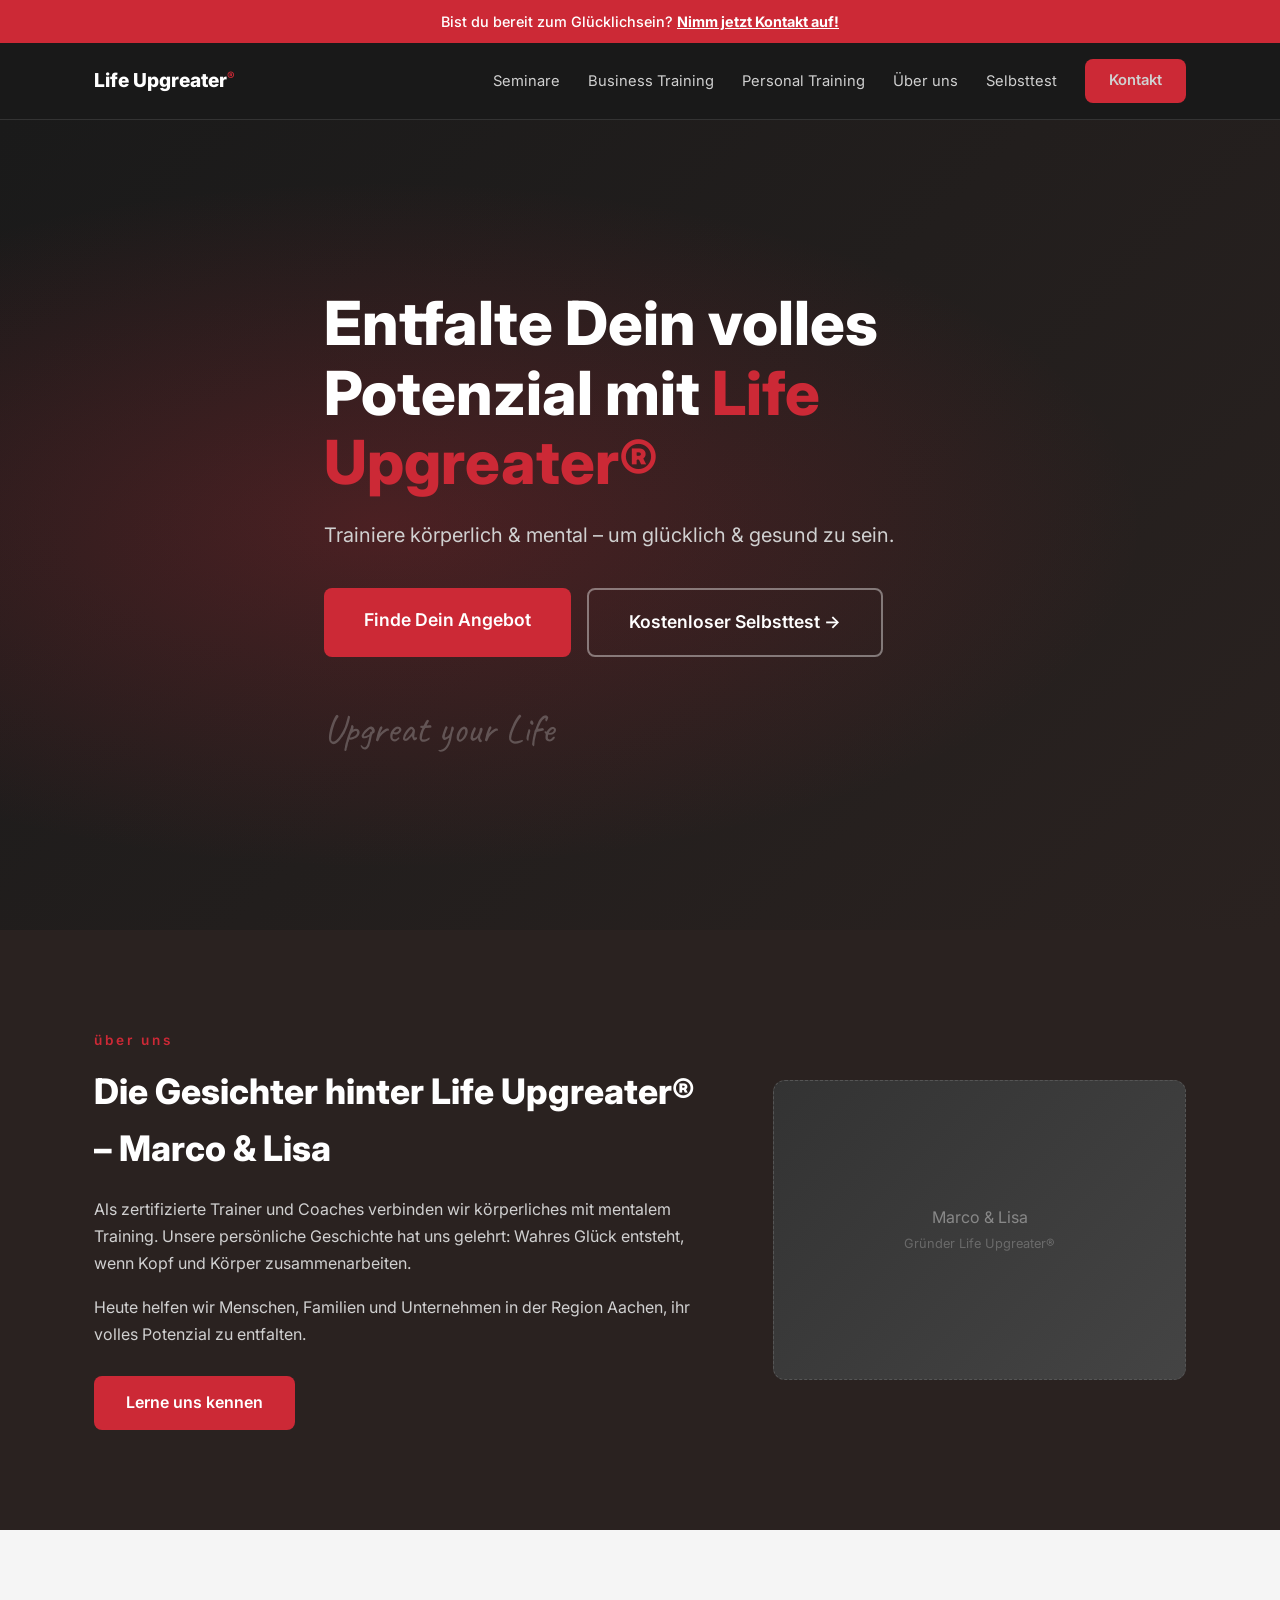
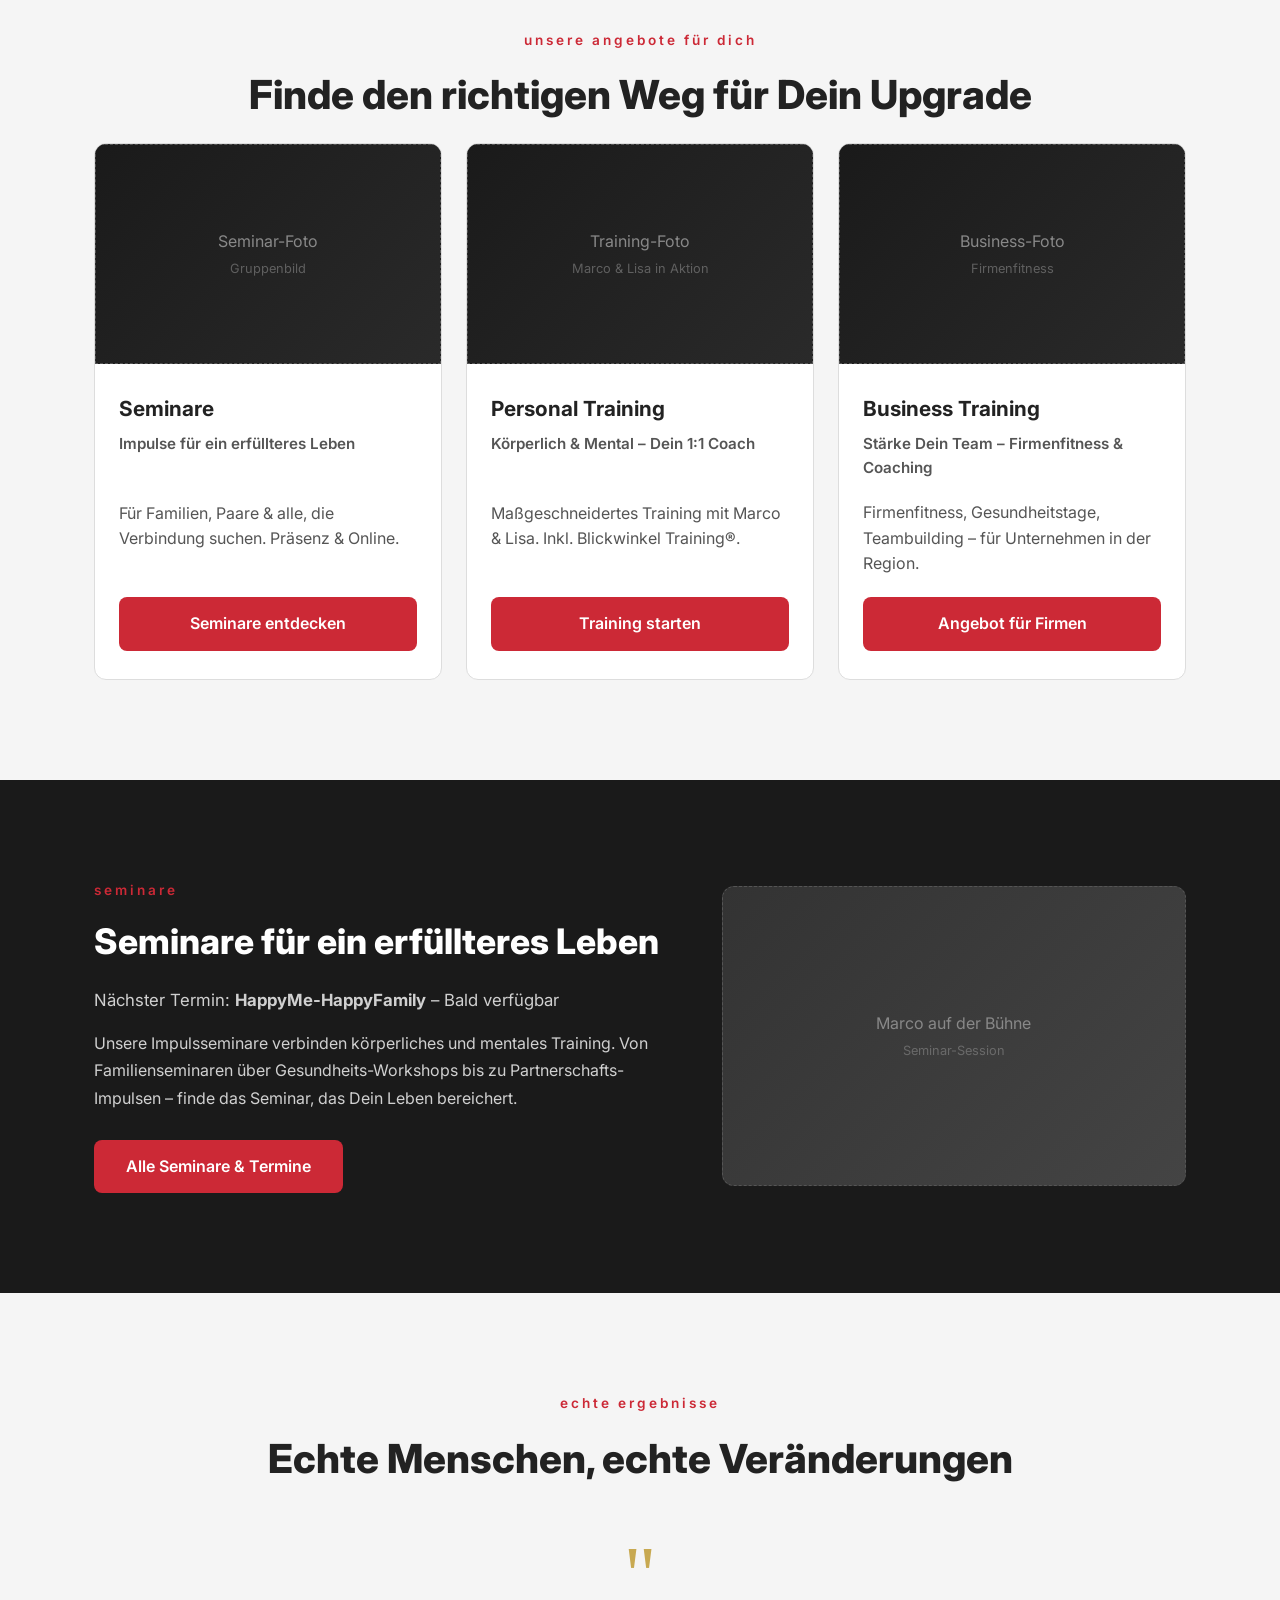
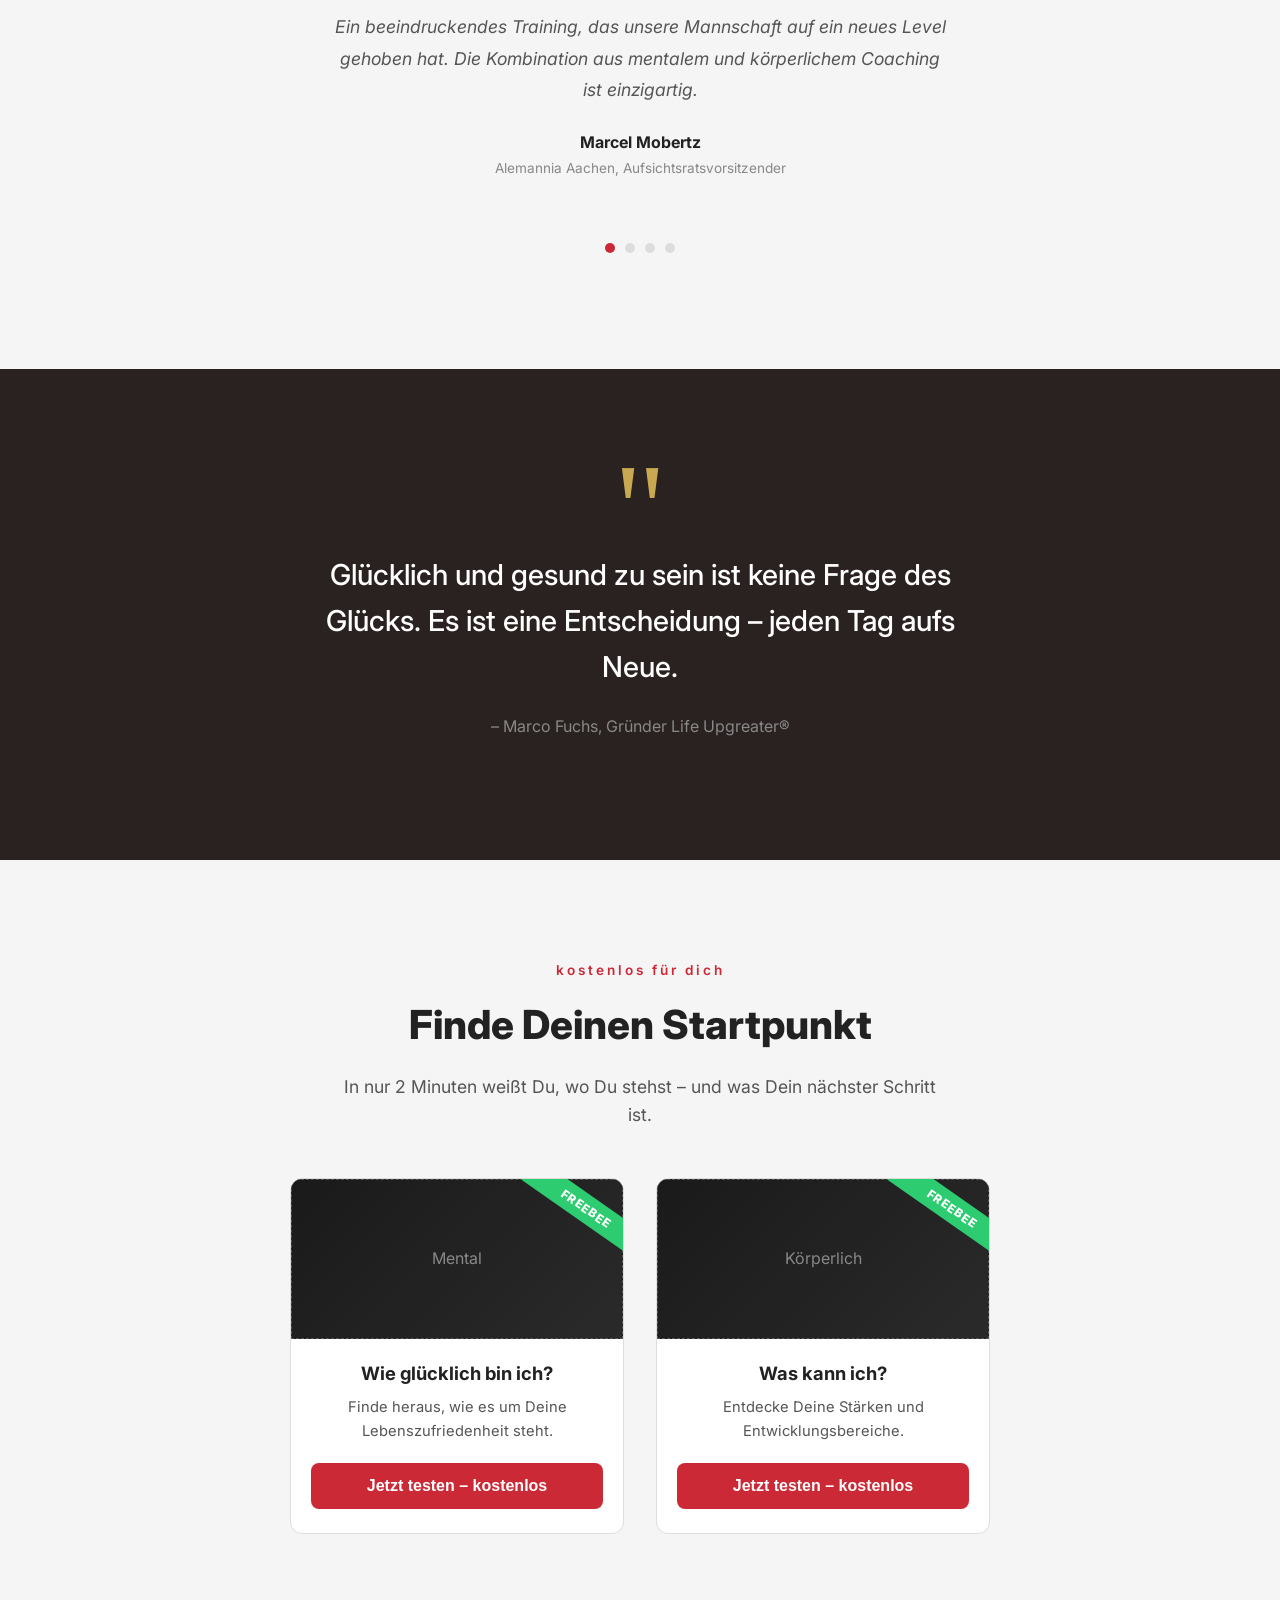
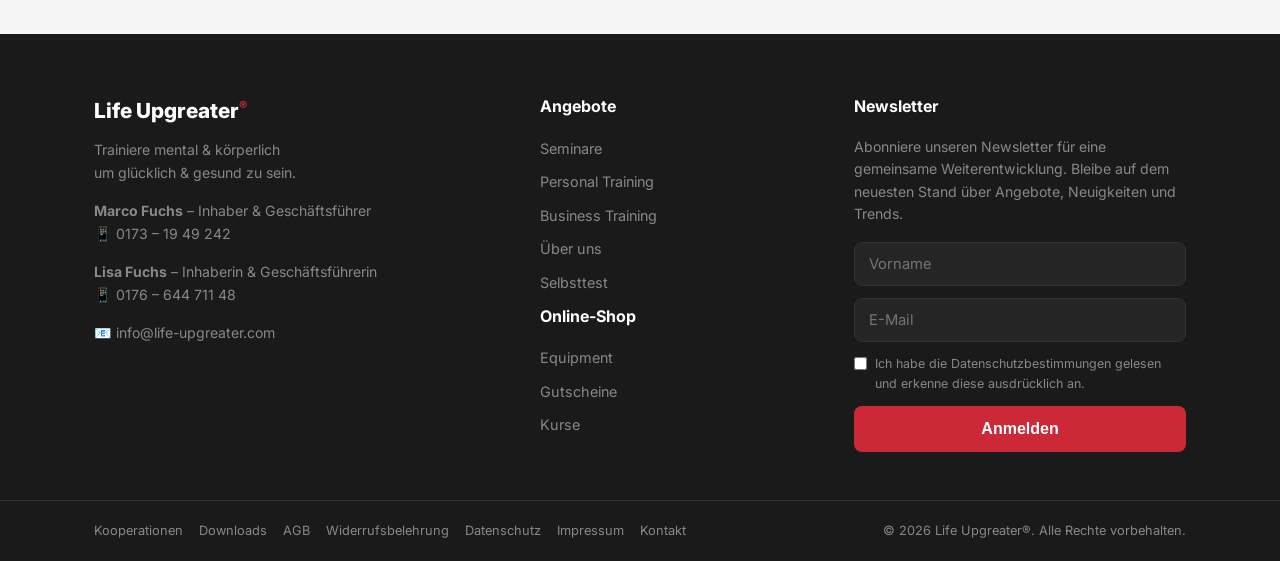
<file: index.html>
<!DOCTYPE html>
<html lang="de">
<head>
  <meta charset="UTF-8">
  <meta name="viewport" content="width=device-width, initial-scale=1.0">
  <title>Life Upgreater® — Upgreat your Life</title>
  <link rel="stylesheet" href="styles.css">
  <link rel="preconnect" href="https://fonts.googleapis.com">
  <link href="https://fonts.googleapis.com/css2?family=Inter:wght@400;500;600;700;800&family=Caveat:wght@600&display=swap" rel="stylesheet">
</head>
<body>

  <!-- ===== SEKTION 0a: ANNOUNCEMENT BAR ===== -->
  <div class="announcement-bar">
    <div class="container">
      <p>Bist du bereit zum Glücklichsein? <a href="#kontakt">Nimm jetzt Kontakt auf!</a></p>
    </div>
  </div>

  <!-- ===== SEKTION 0b: HAUPTNAVIGATION ===== -->
  <nav class="navbar" id="navbar">
    <div class="container nav-container">
      <a href="#" class="logo">Life Upgreater<sup>®</sup></a>
      <button class="nav-toggle" aria-label="Menü öffnen">
        <span></span><span></span><span></span>
      </button>
      <ul class="nav-links">
        <li><a href="#seminare">Seminare</a></li>
        <li><a href="#angebote">Business Training</a></li>
        <li><a href="#angebote">Personal Training</a></li>
        <li><a href="#ueber">Über uns</a></li>
        <li><a href="#selbsttest">Selbsttest</a></li>
        <li><a href="#kontakt" class="btn btn-nav">Kontakt</a></li>
      </ul>
    </div>
  </nav>

  <!-- ===== SEKTION 1: HERO ===== -->
  <header class="hero" id="hero">
    <div class="hero-overlay"></div>
    <div class="container hero-content">
      <h1>Entfalte Dein volles Potenzial mit <span class="highlight">Life Upgreater®</span></h1>
      <p class="hero-sub">Trainiere körperlich & mental – um glücklich & gesund zu sein.</p>
      <div class="hero-ctas">
        <a href="#angebote" class="btn btn-primary btn-lg">Finde Dein Angebot</a>
        <a href="#selbsttest" class="btn btn-outline btn-lg">Kostenloser Selbsttest →</a>
      </div>
      <span class="hero-handwriting">Upgreat your Life</span>
    </div>
  </header>

  <!-- ===== SEKTION 3: ÜBER UNS TEASER ===== -->
  <section class="ueber-uns" id="ueber">
    <div class="container ueber-grid">
      <div class="ueber-text">
        <span class="section-label">Über uns</span>
        <h2>Die Gesichter hinter Life Upgreater® – Marco & Lisa</h2>
        <p>Als zertifizierte Trainer und Coaches verbinden wir körperliches mit mentalem Training. Unsere persönliche Geschichte hat uns gelehrt: Wahres Glück entsteht, wenn Kopf und Körper zusammenarbeiten.</p>
        <p>Heute helfen wir Menschen, Familien und Unternehmen in der Region Aachen, ihr volles Potenzial zu entfalten.</p>
        <a href="#kontakt" class="btn btn-primary">Lerne uns kennen</a>
      </div>
      <div class="ueber-image">
        <div class="image-placeholder">
          <span>Marco & Lisa</span>
          <small>Gründer Life Upgreater®</small>
        </div>
      </div>
    </div>
  </section>

  <!-- ===== SEKTION 4: ANGEBOTE – 3 KARTEN ===== -->
  <section class="angebote" id="angebote">
    <div class="container">
      <span class="section-label center">Unsere Angebote für Dich</span>
      <h2 class="section-title">Finde den richtigen Weg für Dein Upgrade</h2>

      <div class="cards-grid">
        <!-- Karte 1: Seminare (Hauptangebot) -->
        <div class="card card-light">
          <div class="card-image">
            <div class="image-placeholder dark">
              <span>Seminar-Foto</span>
              <small>Gruppenbild</small>
            </div>
          </div>
          <div class="card-body">
            <h3>Seminare</h3>
            <p class="card-subtitle">Impulse für ein erfüllteres Leben</p>
            <p>Für Familien, Paare & alle, die Verbindung suchen. Präsenz & Online.</p>
            <a href="#seminare" class="btn btn-primary">Seminare entdecken</a>
          </div>
        </div>

        <!-- Karte 2: Personal Training -->
        <div class="card card-light">
          <div class="card-image">
            <div class="image-placeholder dark">
              <span>Training-Foto</span>
              <small>Marco & Lisa in Aktion</small>
            </div>
          </div>
          <div class="card-body">
            <h3>Personal Training</h3>
            <p class="card-subtitle">Körperlich & Mental – Dein 1:1 Coach</p>
            <p>Maßgeschneidertes Training mit Marco & Lisa. Inkl. Blickwinkel Training®.</p>
            <a href="#kontakt" class="btn btn-primary">Training starten</a>
          </div>
        </div>

        <!-- Karte 3: Business Training -->
        <div class="card card-light">
          <div class="card-image">
            <div class="image-placeholder dark">
              <span>Business-Foto</span>
              <small>Firmenfitness</small>
            </div>
          </div>
          <div class="card-body">
            <h3>Business Training</h3>
            <p class="card-subtitle">Stärke Dein Team – Firmenfitness & Coaching</p>
            <p>Firmenfitness, Gesundheitstage, Teambuilding – für Unternehmen in der Region.</p>
            <a href="#kontakt" class="btn btn-primary">Angebot für Firmen</a>
          </div>
        </div>
      </div>
    </div>
  </section>

  <!-- ===== SEKTION 5: SEMINAR HIGHLIGHT ===== -->
  <section class="seminare-highlight" id="seminare">
    <div class="container seminare-grid">
      <div class="seminare-text">
        <span class="section-label">Seminare</span>
        <h2>Seminare für ein erfüllteres Leben</h2>
        <p class="seminare-termin">Nächster Termin: <strong>HappyMe-HappyFamily</strong> – Bald verfügbar</p>
        <p>Unsere Impulsseminare verbinden körperliches und mentales Training. Von Familienseminaren über Gesundheits-Workshops bis zu Partnerschafts-Impulsen – finde das Seminar, das Dein Leben bereichert.</p>
        <a href="#kontakt" class="btn btn-primary">Alle Seminare & Termine</a>
      </div>
      <div class="seminare-image">
        <div class="image-placeholder">
          <span>Marco auf der Bühne</span>
          <small>Seminar-Session</small>
        </div>
      </div>
    </div>
  </section>

  <!-- ===== SEKTION 6: TESTIMONIALS ===== -->
  <section class="testimonials" id="testimonials">
    <div class="container">
      <span class="section-label center">Echte Ergebnisse</span>
      <h2 class="section-title">Echte Menschen, echte Veränderungen</h2>

      <div class="testimonial-carousel" id="testimonialCarousel">
        <div class="testimonial-track" id="testimonialTrack">
          <blockquote class="testimonial-slide">
            <div class="testimonial-quote">"</div>
            <p>Ein beeindruckendes Training, das unsere Mannschaft auf ein neues Level gehoben hat. Die Kombination aus mentalem und körperlichem Coaching ist einzigartig.</p>
            <footer>
              <strong>Marcel Mobertz</strong>
              <span>Alemannia Aachen, Aufsichtsratsvorsitzender</span>
            </footer>
          </blockquote>
          <blockquote class="testimonial-slide">
            <div class="testimonial-quote">"</div>
            <p>Das HappyMe-HappyFamily Seminar hat unsere Familie komplett verändert. Wir kommunizieren besser und fühlen uns als Team stärker verbunden als je zuvor.</p>
            <footer>
              <strong>Seminar-Teilnehmerin</strong>
              <span>HappyMe-HappyFamily</span>
            </footer>
          </blockquote>
          <blockquote class="testimonial-slide">
            <div class="testimonial-quote">"</div>
            <p>Durch das Personal Training mit Marco habe ich nicht nur körperlich, sondern auch mental eine unglaubliche Entwicklung gemacht. Absolut empfehlenswert!</p>
            <footer>
              <strong>Personal Training Kunde</strong>
              <span>Blickwinkel Training®</span>
            </footer>
          </blockquote>
          <blockquote class="testimonial-slide">
            <div class="testimonial-quote">"</div>
            <p>Die Firmenfitness mit Life Upgreater hat unseren Teamzusammenhalt gestärkt und die Krankenquote deutlich gesenkt. Eine Investition, die sich auszahlt.</p>
            <footer>
              <strong>Firmenkunde</strong>
              <span>Business Training</span>
            </footer>
          </blockquote>
        </div>
        <div class="carousel-dots" id="carouselDots"></div>
      </div>
    </div>
  </section>

  <!-- ===== SEKTION 7: ZITAT ===== -->
  <section class="quote-section">
    <div class="container">
      <blockquote class="big-quote">
        <span class="quote-mark">"</span>
        <p>Glücklich und gesund zu sein ist keine Frage des Glücks. Es ist eine Entscheidung – jeden Tag aufs Neue.</p>
        <footer>– Marco Fuchs, Gründer Life Upgreater®</footer>
      </blockquote>
    </div>
  </section>

  <!-- ===== SEKTION 8: SELBSTTEST (LEAD-MAGNET) ===== -->
  <section class="selbsttest" id="selbsttest">
    <div class="container">
      <span class="section-label center">Kostenlos für Dich</span>
      <h2 class="section-title">Finde Deinen Startpunkt</h2>
      <p class="section-sub">In nur 2 Minuten weißt Du, wo Du stehst – und was Dein nächster Schritt ist.</p>

      <!-- Test-Auswahl (2 Karten wie im Mockup) -->
      <div class="test-selection" id="testSelection">
        <div class="test-card" data-test="glueck">
          <div class="freebee-badge">FREEBEE</div>
          <div class="test-card-image">
            <div class="image-placeholder dark">
              <span>Mental</span>
            </div>
          </div>
          <h3>Wie glücklich bin ich?</h3>
          <p>Finde heraus, wie es um Deine Lebenszufriedenheit steht.</p>
          <button class="btn btn-primary" data-start="glueck">Jetzt testen – kostenlos</button>
        </div>

        <div class="test-card" data-test="staerken">
          <div class="freebee-badge">FREEBEE</div>
          <div class="test-card-image">
            <div class="image-placeholder dark">
              <span>Körperlich</span>
            </div>
          </div>
          <h3>Was kann ich?</h3>
          <p>Entdecke Deine Stärken und Entwicklungsbereiche.</p>
          <button class="btn btn-primary" data-start="staerken">Jetzt testen – kostenlos</button>
        </div>
      </div>

      <!-- Selbsttest-Bereich (wird per JS eingeblendet) -->
      <div class="test-container" id="testContainer" style="display: none;">
        <div class="test-progress">
          <div class="test-progress-bar" id="progressBar"></div>
        </div>
        <p class="test-step" id="testStep">Frage 1 von 5</p>

        <!-- Glückstest-Fragen -->
        <div class="test-question" data-question="glueck-1">
          <h3>Wie zufrieden bist Du mit Deiner aktuellen Lebenssituation?</h3>
          <div class="test-options">
            <button class="test-option" data-value="1">Sehr unzufrieden</button>
            <button class="test-option" data-value="2">Eher unzufrieden</button>
            <button class="test-option" data-value="3">Geht so</button>
            <button class="test-option" data-value="4">Eher zufrieden</button>
            <button class="test-option" data-value="5">Sehr zufrieden</button>
          </div>
        </div>
        <div class="test-question" data-question="glueck-2">
          <h3>Wie oft fühlst Du Dich im Alltag energielos oder ausgebrannt?</h3>
          <div class="test-options">
            <button class="test-option" data-value="5">Täglich</button>
            <button class="test-option" data-value="4">Mehrmals pro Woche</button>
            <button class="test-option" data-value="3">Gelegentlich</button>
            <button class="test-option" data-value="2">Selten</button>
            <button class="test-option" data-value="1">Nie</button>
          </div>
        </div>
        <div class="test-question" data-question="glueck-3">
          <h3>Hast Du klare Ziele für die nächsten 12 Monate?</h3>
          <div class="test-options">
            <button class="test-option" data-value="5">Nein, gar nicht</button>
            <button class="test-option" data-value="4">Vage Vorstellungen</button>
            <button class="test-option" data-value="3">Teilweise</button>
            <button class="test-option" data-value="2">Ja, größtenteils</button>
            <button class="test-option" data-value="1">Ja, glasklar</button>
          </div>
        </div>
        <div class="test-question" data-question="glueck-4">
          <h3>Wie gut kannst Du Grenzen setzen – beruflich und privat?</h3>
          <div class="test-options">
            <button class="test-option" data-value="5">Sehr schlecht</button>
            <button class="test-option" data-value="4">Eher schlecht</button>
            <button class="test-option" data-value="3">Mittelmäßig</button>
            <button class="test-option" data-value="2">Eher gut</button>
            <button class="test-option" data-value="1">Sehr gut</button>
          </div>
        </div>
        <div class="test-question" data-question="glueck-5">
          <h3>Wie oft schiebst Du wichtige Entscheidungen vor Dir her?</h3>
          <div class="test-options">
            <button class="test-option" data-value="5">Ständig</button>
            <button class="test-option" data-value="4">Oft</button>
            <button class="test-option" data-value="3">Manchmal</button>
            <button class="test-option" data-value="2">Selten</button>
            <button class="test-option" data-value="1">Nie</button>
          </div>
        </div>

        <!-- Stärkentest-Fragen -->
        <div class="test-question" data-question="staerken-1">
          <h3>Wie gut kennst Du Deine persönlichen Stärken?</h3>
          <div class="test-options">
            <button class="test-option" data-value="5">Gar nicht</button>
            <button class="test-option" data-value="4">Kaum</button>
            <button class="test-option" data-value="3">Teilweise</button>
            <button class="test-option" data-value="2">Gut</button>
            <button class="test-option" data-value="1">Sehr gut</button>
          </div>
        </div>
        <div class="test-question" data-question="staerken-2">
          <h3>Wie fit fühlst Du Dich körperlich im Alltag?</h3>
          <div class="test-options">
            <button class="test-option" data-value="5">Sehr unfit</button>
            <button class="test-option" data-value="4">Eher unfit</button>
            <button class="test-option" data-value="3">Mittelmäßig</button>
            <button class="test-option" data-value="2">Eher fit</button>
            <button class="test-option" data-value="1">Topfit</button>
          </div>
        </div>
        <div class="test-question" data-question="staerken-3">
          <h3>Wie regelmäßig bewegst Du Dich sportlich?</h3>
          <div class="test-options">
            <button class="test-option" data-value="5">Nie</button>
            <button class="test-option" data-value="4">Selten (1x/Monat)</button>
            <button class="test-option" data-value="3">Gelegentlich (1x/Woche)</button>
            <button class="test-option" data-value="2">Regelmäßig (2-3x/Woche)</button>
            <button class="test-option" data-value="1">Täglich</button>
          </div>
        </div>
        <div class="test-question" data-question="staerken-4">
          <h3>Hast Du Spaß an dem, was Du beruflich machst?</h3>
          <div class="test-options">
            <button class="test-option" data-value="5">Überhaupt nicht</button>
            <button class="test-option" data-value="4">Eher nicht</button>
            <button class="test-option" data-value="3">Geht so</button>
            <button class="test-option" data-value="2">Meistens ja</button>
            <button class="test-option" data-value="1">Absolut</button>
          </div>
        </div>
        <div class="test-question" data-question="staerken-5">
          <h3>Wie gut bringst Du Beruf und Privatleben in Einklang?</h3>
          <div class="test-options">
            <button class="test-option" data-value="5">Sehr schlecht</button>
            <button class="test-option" data-value="4">Eher schlecht</button>
            <button class="test-option" data-value="3">Mittelmäßig</button>
            <button class="test-option" data-value="2">Eher gut</button>
            <button class="test-option" data-value="1">Sehr gut</button>
          </div>
        </div>

        <!-- E-Mail Capture (nach dem Test) -->
        <div class="test-email" id="testEmail">
          <div class="test-email-icon">📊</div>
          <h3>Dein Ergebnis ist fertig!</h3>
          <p>Gib Deine E-Mail-Adresse ein und erhalte Deine persönliche Auswertung mit konkreten Tipps – kostenlos.</p>
          <form class="email-form" id="emailForm">
            <input type="email" placeholder="Deine E-Mail-Adresse" required>
            <button type="submit" class="btn btn-primary">Ergebnis erhalten</button>
          </form>
          <p class="email-note">Kein Spam. Du kannst Dich jederzeit abmelden.</p>
        </div>

        <!-- Ergebnis -->
        <div class="test-result" id="testResult">
          <h3 id="resultTitle"></h3>
          <div class="result-meter">
            <div class="result-meter-fill" id="resultMeter"></div>
          </div>
          <p class="result-score" id="resultScore"></p>
          <p id="resultText"></p>
          <a href="#seminare" class="btn btn-primary">Dein nächster Schritt →</a>
        </div>
      </div>
    </div>
  </section>

  <!-- ===== SEKTION 9: FOOTER ===== -->
  <footer class="site-footer" id="kontakt">
    <div class="container footer-grid">
      <!-- Spalte 1: Kontakt -->
      <div class="footer-col">
        <a href="#" class="logo footer-logo">Life Upgreater<sup>®</sup></a>
        <p class="footer-tagline">Trainiere mental & körperlich<br>um glücklich & gesund zu sein.</p>
        <div class="footer-contact">
          <p><strong>Marco Fuchs</strong> – Inhaber & Geschäftsführer<br>📱 0173 – 19 49 242</p>
          <p><strong>Lisa Fuchs</strong> – Inhaberin & Geschäftsführerin<br>📱 0176 – 644 711 48</p>
          <p>📧 info@life-upgreater.com</p>
        </div>
      </div>

      <!-- Spalte 2: Angebote / Links -->
      <div class="footer-col">
        <h4>Angebote</h4>
        <ul class="footer-links">
          <li><a href="#seminare">Seminare</a></li>
          <li><a href="#angebote">Personal Training</a></li>
          <li><a href="#angebote">Business Training</a></li>
          <li><a href="#ueber">Über uns</a></li>
          <li><a href="#selbsttest">Selbsttest</a></li>
        </ul>
        <h4>Online-Shop</h4>
        <ul class="footer-links">
          <li><a href="#">Equipment</a></li>
          <li><a href="#">Gutscheine</a></li>
          <li><a href="#">Kurse</a></li>
        </ul>
      </div>

      <!-- Spalte 3: Newsletter -->
      <div class="footer-col">
        <h4>Newsletter</h4>
        <p>Abonniere unseren Newsletter für eine gemeinsame Weiterentwicklung. Bleibe auf dem neuesten Stand über Angebote, Neuigkeiten und Trends.</p>
        <form class="newsletter-form" id="newsletterForm">
          <input type="text" placeholder="Vorname">
          <input type="email" placeholder="E-Mail" required>
          <label class="checkbox-label">
            <input type="checkbox" required>
            <span>Ich habe die Datenschutzbestimmungen gelesen und erkenne diese ausdrücklich an.</span>
          </label>
          <button type="submit" class="btn btn-primary">Anmelden</button>
        </form>
      </div>
    </div>

    <div class="footer-bottom">
      <div class="container footer-bottom-inner">
        <div class="footer-legal">
          <a href="#">Kooperationen</a>
          <a href="#">Downloads</a>
          <a href="#">AGB</a>
          <a href="#">Widerrufsbelehrung</a>
          <a href="#">Datenschutz</a>
          <a href="#">Impressum</a>
          <a href="#">Kontakt</a>
        </div>
        <p class="footer-copy">© 2026 Life Upgreater®. Alle Rechte vorbehalten.</p>
      </div>
    </div>
  </footer>

  <script src="script.js"></script>
</body>
</html>
</file>
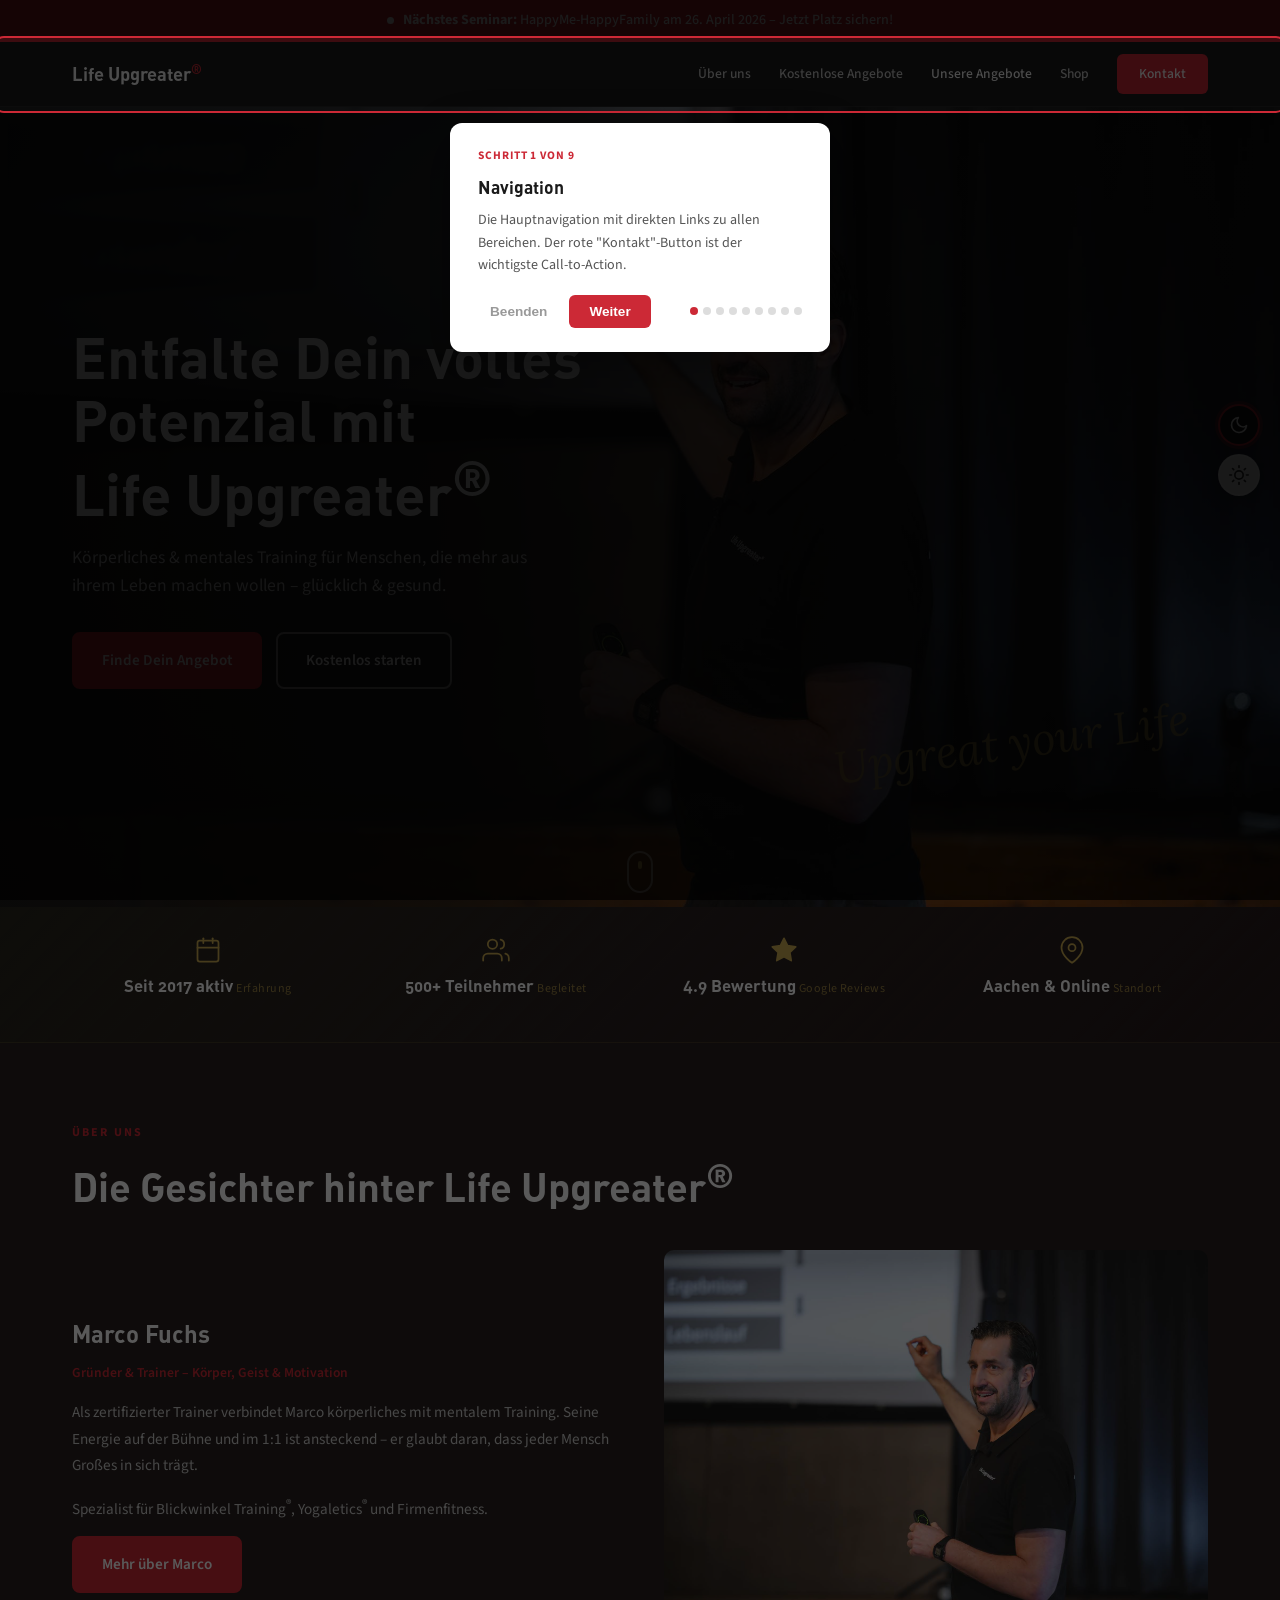
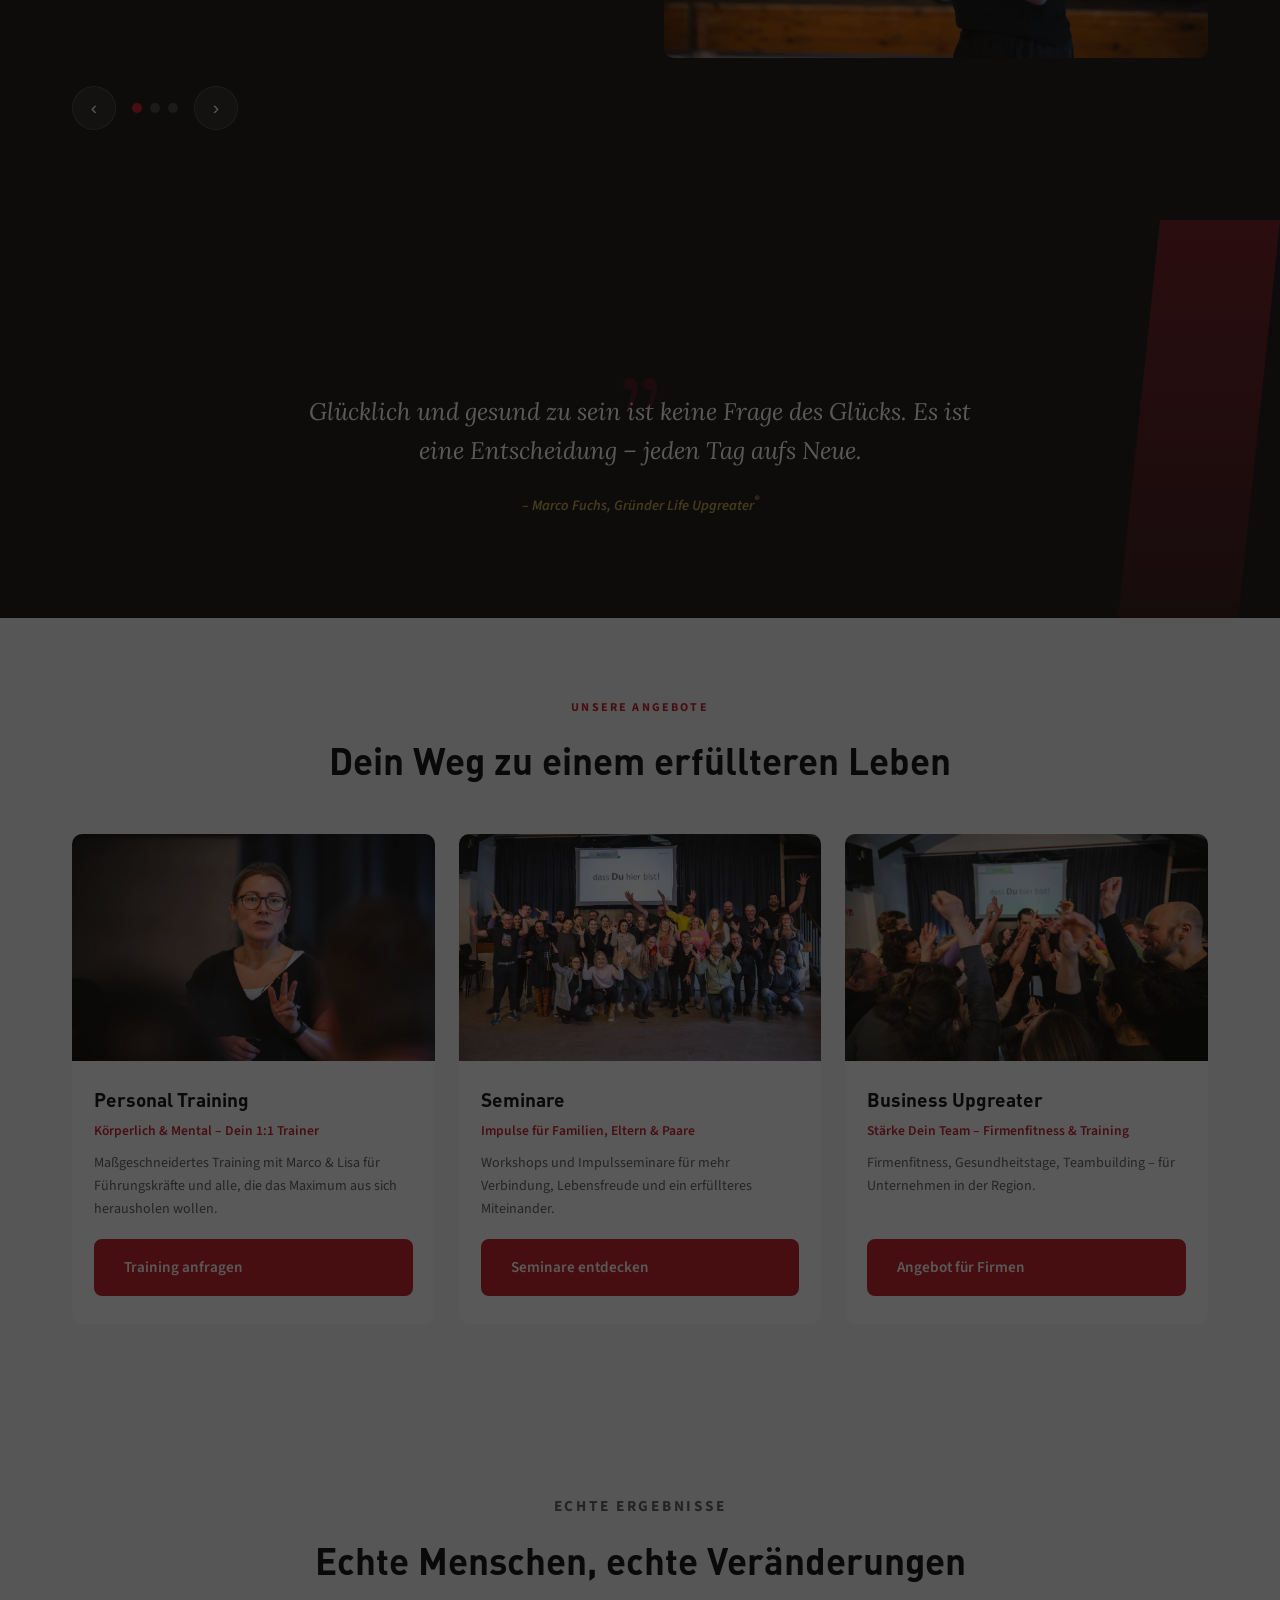
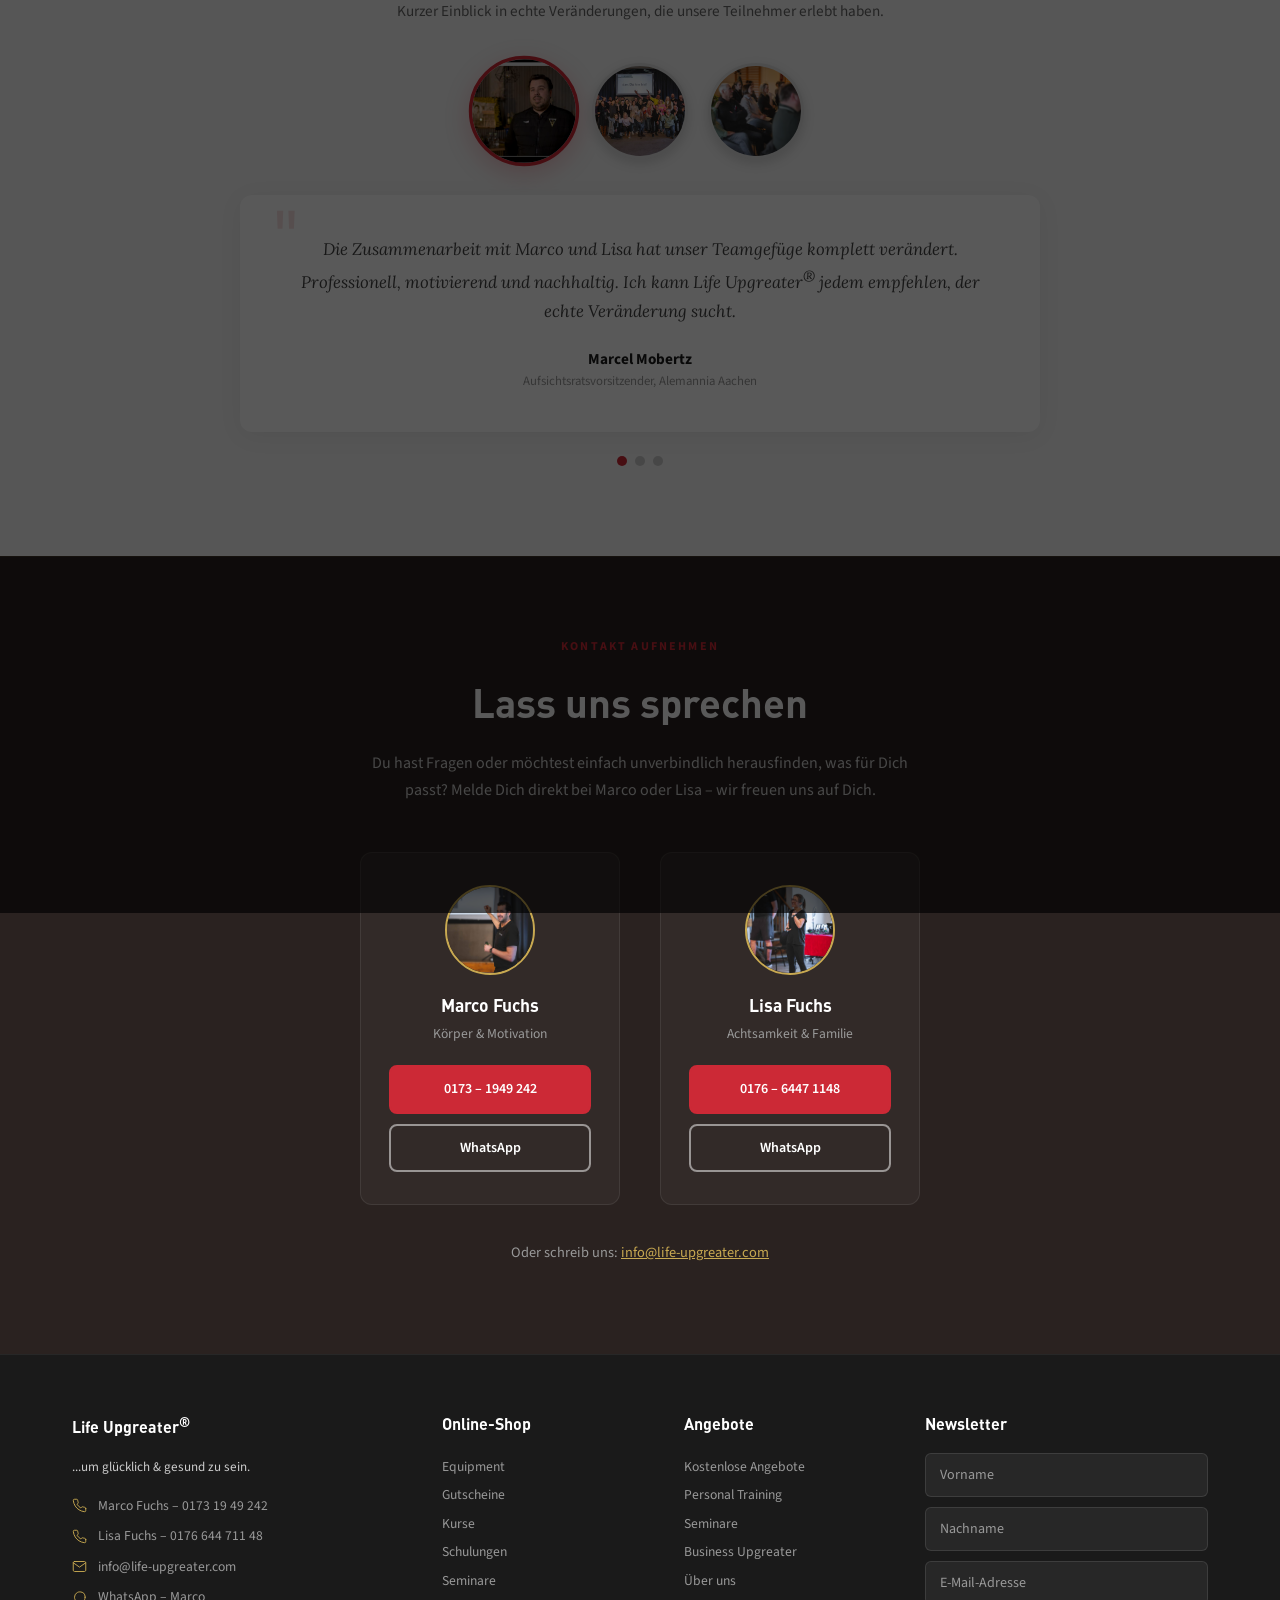
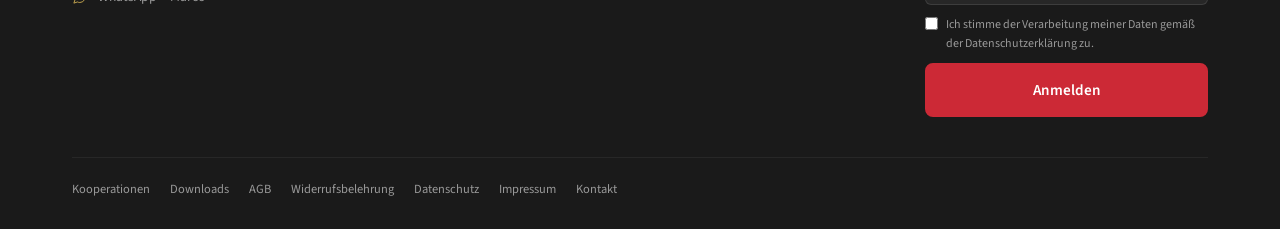
<file: site/index.html>
<!DOCTYPE html>
<html lang="de">
<head>
  <meta charset="UTF-8">
  <link rel="icon" type="image/svg+xml" href="favicon.svg">
  <meta name="viewport" content="width=device-width, initial-scale=1.0">
  <title>Life Upgreater® – Entfalte Dein volles Potenzial</title>
  <link rel="preconnect" href="https://fonts.googleapis.com">
  <link rel="preconnect" href="https://fonts.gstatic.com" crossorigin>
  <link href="https://fonts.googleapis.com/css2?family=Lora:ital,wght@0,400;0,600;1,400&family=Source+Sans+3:wght@300;400;500;600;700&display=swap" rel="stylesheet">
  <style>
    @font-face {
      font-family: 'DIN Alternate';
      src: url('fonts/din-alternate-bold.otf') format('opentype');
      font-weight: 700;
      font-style: normal;
      font-display: swap;
    }

    *, *::before, *::after { margin: 0; padding: 0; box-sizing: border-box; }

    :root {
      --bg-dark: #1A1A1A;
      --bg-dark-warm: #2A2220;
      --bg-trust: #2A2220;
      --red: #CC2936;
      --red-hover: #E03040;
      --white: #FFFFFF;
      --light-gray: #F5F5F5;
      --gold: #C8A951;
      --text-light: #CCCCCC;
      --text-muted: #999999;
      --font-display: 'DIN Alternate', 'Source Sans 3', sans-serif;
      --font-body: 'Source Sans 3', sans-serif;
      --font-accent: 'Lora', Georgia, serif;
      --max-w: 1200px;
    }

    html { scroll-behavior: smooth; }
    body {
      font-family: var(--font-body);
      color: var(--white);
      background: var(--bg-dark);
      line-height: 1.6;
      overflow-x: hidden;
      -webkit-font-smoothing: antialiased;
    }
    img { max-width: 100%; display: block; }
    a { text-decoration: none; color: inherit; cursor: pointer; }
    ul { list-style: none; }
    .wrap { max-width: var(--max-w); margin: 0 auto; padding: 0 32px; }

    /* ── Buttons (wie im Mockup: rot, gerundete Ecken, weißer Text) ── */
    .btn {
      display: inline-block;
      padding: 14px 28px;
      border-radius: 8px;
      font-family: var(--font-body);
      font-weight: 600;
      font-size: 0.95rem;
      cursor: pointer;
      transition: all 0.25s;
      border: 2px solid transparent;
    }
    .btn-red {
      background: var(--red);
      color: var(--white);
      border-color: var(--red);
    }
    .btn-red:hover {
      background: var(--red-hover);
      border-color: var(--red-hover);
      transform: translateY(-2px);
      box-shadow: 0 6px 20px rgba(204,41,54,0.3);
    }
    .btn-ghost {
      background: transparent;
      color: var(--white);
      border-color: rgba(255,255,255,0.5);
    }
    .btn-ghost:hover { background: rgba(255,255,255,0.08); }

    /* ── Section Label (roter Kleinbuchstaben-Label wie im Mockup) ── */
    .label {
      font-size: 0.75rem;
      font-weight: 700;
      letter-spacing: 0.18em;
      text-transform: uppercase;
      color: var(--red);
      margin-bottom: 14px;
    }

    /* ═══════════════════════════════════════
       0a – ANNOUNCEMENT BAR (roter Balken)
       Prominenter mit Puls-Animation
    ═══════════════════════════════════════ */
    .topbar {
      display: block;
      width: 100%;
      background: var(--red);
      text-align: center;
      padding: 11px 16px;
      font-size: 0.88rem;
      font-weight: 500;
      color: var(--white);
      cursor: pointer;
      transition: background 0.3s;
      line-height: 1.4;
    }
    .topbar:hover { background: var(--red-hover); }
    .topbar strong { font-weight: 700; }
    .topbar .pulse {
      display: inline-block;
      width: 7px; height: 7px;
      background: #fff;
      border-radius: 50%;
      margin-right: 6px;
      animation: pulse 1.5s ease infinite;
      vertical-align: middle;
    }
    @keyframes pulse {
      0%, 100% { opacity: 1; transform: scale(1); }
      50% { opacity: 0.4; transform: scale(1.4); }
    }

    /* ═══════════════════════════════════════
       0b – NAVIGATION (dunkel, sticky)
    ═══════════════════════════════════════ */
    .nav {
      background: var(--bg-dark);
      position: sticky; top: 0; z-index: 100;
      border-bottom: 1px solid rgba(255,255,255,0.06);
    }
    .nav-main {
      display: flex; align-items: center; justify-content: space-between;
      height: 64px;
      max-width: var(--max-w); margin: 0 auto; padding: 0 32px;
    }
    .nav-logo {
      font-family: var(--font-display);
      font-size: 1.15rem; font-weight: 700; white-space: nowrap;
    }
    .nav-logo sup { color: var(--red); font-size: 0.7em; }
    .nav-links { display: flex; align-items: center; gap: 28px; }
    .nav-links a {
      font-size: 0.85rem; font-weight: 500; color: var(--text-light);
      transition: color 0.2s;
    }
    .nav-links a:hover { color: #fff; }
    .nav-links .active { color: var(--white); }
    .nav-links .nav-cta {
      background: var(--red); color: #fff !important;
      padding: 9px 22px; border-radius: 6px;
    }
    .nav-links .nav-cta:hover { background: var(--red-hover); }

    .nav-hamburger {
      display: none; flex-direction: column; gap: 5px;
      background: none; border: none; cursor: pointer; padding: 4px;
    }
    .nav-hamburger span {
      width: 24px; height: 2px; background: #fff; border-radius: 2px;
    }

    /* ═══════════════════════════════════════
       1 – HERO
       Mockup: großes Foto von Marco rechts,
       Text links auf dunklem Gradient,
       Handschrift "Upgreat your Life" rechts unten
    ═══════════════════════════════════════ */
    .hero {
      position: relative;
      height: calc(100vh - 64px - 36px);
      display: flex; align-items: center;
      background: var(--bg-dark);
      overflow: hidden;
    }
    .hero-img {
      position: absolute; inset: 0;
      background: url('img/hero-marco.jpg') center right / cover no-repeat;
    }
    .hero-img::after {
      content: '';
      position: absolute; inset: 0;
      background: linear-gradient(
        to right,
        rgba(26,26,26,0.95) 0%,
        rgba(26,26,26,0.82) 35%,
        rgba(26,26,26,0.3) 65%,
        transparent 100%
      );
    }
    .hero-body {
      position: relative; z-index: 2;
      max-width: var(--max-w); margin: 0 auto; padding: 0 32px;
      width: 100%;
    }
    .hero h1 {
      font-family: var(--font-display);
      font-size: clamp(2.2rem, 5vw, 3.6rem);
      font-weight: 700; line-height: 1.1;
      max-width: 560px;
      margin-bottom: 18px;
    }
    .hero-sub {
      font-size: 1.1rem; color: var(--text-light);
      max-width: 460px; margin-bottom: 32px;
      line-height: 1.6;
    }
    .hero-ctas { display: flex; gap: 14px; flex-wrap: wrap; }
    .hero-handwriting {
      position: absolute; right: 7%; bottom: 16%;
      font-family: var(--font-accent); font-style: italic;
      font-size: clamp(1.8rem, 3.5vw, 2.8rem);
      color: var(--gold); opacity: 0.65;
      transform: rotate(-8deg);
      pointer-events: none; z-index: 2;
    }

    /* Scroll-Hint Animation */
    .scroll-hint {
      display: flex;
      justify-content: center;
      margin-top: -56px;
      position: relative;
      z-index: 10;
      animation: scrollFade 2.5s ease-in-out infinite;
    }
    .scroll-mouse {
      width: 26px; height: 42px;
      border: 2px solid rgba(255,255,255,0.5);
      border-radius: 14px;
      display: flex;
      justify-content: center;
      padding-top: 8px;
    }
    .scroll-wheel {
      width: 4px; height: 8px;
      background: var(--gold);
      border-radius: 2px;
      animation: scrollWheel 2s ease-in-out infinite;
    }
    @keyframes scrollWheel {
      0%, 100% { opacity: 1; transform: translateY(0); }
      50% { opacity: 0.3; transform: translateY(10px); }
    }
    @keyframes scrollFade {
      0%, 100% { opacity: 0.7; }
      50% { opacity: 1; }
    }

    /* ═══════════════════════════════════════
       2 – TRUST BAR (NEU lt. Konzept)
    ═══════════════════════════════════════ */
    .trust {
      background: linear-gradient(135deg, rgba(200,169,81,0.08) 0%, var(--bg-trust) 50%, rgba(204,41,54,0.06) 100%);
      padding: 28px 0;
      border-top: 1px solid rgba(200,169,81,0.15);
      border-bottom: 1px solid rgba(200,169,81,0.15);
    }
    .trust .wrap {
      display: grid; grid-template-columns: repeat(4,1fr);
      gap: 16px; text-align: center;
    }
    .trust-item {
      padding: 14px 8px;
      border-radius: 8px;
      transition: background 0.3s;
    }
    .trust-item:hover {
      background: rgba(200,169,81,0.06);
    }
    .trust-item svg { width: 28px; height: 28px; stroke: var(--gold); fill: none; stroke-width: 1.5; stroke-linecap: round; stroke-linejoin: round; display: block; margin: 0 auto 8px; }
    .trust-val { font-family: var(--font-display); font-weight: 700; font-size: 1.05rem; }
    .trust-lbl { font-size: 0.75rem; color: var(--gold); opacity: 0.7; letter-spacing: 0.04em; }

    /* ═══════════════════════════════════════
       3 – ÜBER UNS (Personen-Karussell)
    ═══════════════════════════════════════ */
    .about {
      background: var(--bg-dark-warm);
      padding: 80px 0 90px;
    }
    .about-head {
      margin-bottom: 40px;
    }
    .about-head h2 {
      font-family: var(--font-display);
      font-size: clamp(1.7rem, 3.5vw, 2.5rem);
      font-weight: 700; line-height: 1.15;
    }
    /* Karussell */
    .about-carousel {
      position: relative;
      overflow: hidden;
    }
    .about-slides {
      display: flex;
      transition: transform 0.5s cubic-bezier(0.4, 0, 0.2, 1);
    }
    .about-slide {
      min-width: 100%;
      display: grid;
      grid-template-columns: 1fr 1fr;
      gap: 48px;
      align-items: center;
    }
    .about-slide-text h3 {
      font-family: var(--font-display);
      font-size: 1.5rem; font-weight: 700;
      margin-bottom: 8px;
    }
    .about-slide-text .role {
      font-size: 0.85rem; color: var(--red);
      font-weight: 600; margin-bottom: 14px;
    }
    .about-slide-text p {
      font-size: 0.95rem; color: var(--text-light);
      line-height: 1.75; margin-bottom: 14px;
    }
    .about-slide-photo {
      border-radius: 10px; overflow: hidden;
      aspect-ratio: 4/3;
    }
    .about-slide-photo img {
      width: 100%; height: 100%; object-fit: cover;
    }
    /* Karussell Controls */
    .about-controls {
      display: flex; align-items: center; gap: 16px;
      margin-top: 28px;
    }
    .about-arrow {
      width: 44px; height: 44px;
      border-radius: 50%;
      background: rgba(255,255,255,0.08);
      border: 1px solid rgba(255,255,255,0.15);
      color: #fff; font-size: 1.2rem;
      cursor: pointer;
      display: flex; align-items: center; justify-content: center;
      transition: background 0.3s;
    }
    .about-arrow:hover { background: var(--red); border-color: var(--red); }
    .about-dots {
      display: flex; gap: 8px;
    }
    .about-dot {
      width: 10px; height: 10px; border-radius: 50%;
      background: rgba(255,255,255,0.2);
      border: none; cursor: pointer;
      transition: background 0.3s;
    }
    .about-dot.active { background: var(--red); }

    /* ═══════════════════════════════════════
       TERMIN-BANNER (prominent, zwischen Sektionen)
    ═══════════════════════════════════════ */
    .date-banner {
      background: var(--red);
      padding: 28px 0;
      text-align: center;
      position: relative;
      overflow: hidden;
    }
    .date-banner::before {
      content: '';
      position: absolute; inset: 0;
      background: linear-gradient(90deg, transparent 0%, rgba(255,255,255,0.06) 50%, transparent 100%);
    }
    .date-banner-inner {
      position: relative; z-index: 1;
      display: flex; align-items: center; justify-content: center;
      gap: 24px; flex-wrap: wrap;
    }
    .date-banner .pulse-lg {
      width: 12px; height: 12px;
      background: #fff; border-radius: 50%;
      animation: pulse 1.5s ease infinite;
      flex-shrink: 0;
    }
    .date-banner h3 {
      font-family: var(--font-display);
      font-size: clamp(1rem, 2.5vw, 1.4rem);
      font-weight: 700;
    }
    .date-banner p {
      font-size: 0.95rem; opacity: 0.9;
    }
    .date-banner .btn-white {
      background: #fff; color: var(--red);
      padding: 10px 24px; border-radius: 6px;
      font-weight: 700; font-size: 0.9rem;
      transition: transform 0.2s, box-shadow 0.2s;
      border: none; cursor: pointer;
    }
    .date-banner .btn-white:hover {
      transform: translateY(-2px);
      box-shadow: 0 4px 16px rgba(0,0,0,0.2);
    }

    /* ═══════════════════════════════════════
       SELFTEST TEASER (kompakter Hinweis-Banner)
    ═══════════════════════════════════════ */
    .test-teaser {
      background: var(--bg-trust);
      padding: 24px 0;
    }
    .test-teaser-inner {
      display: flex; align-items: center; justify-content: space-between;
      gap: 20px; flex-wrap: wrap;
    }
    .test-teaser-text {
      display: flex; align-items: center; gap: 12px;
    }
    .test-teaser-text .badge {
      background: var(--gold); color: var(--bg-dark);
      font-weight: 700; font-size: 0.7rem;
      letter-spacing: 0.1em; padding: 4px 10px;
      border-radius: 3px; white-space: nowrap;
    }
    .test-teaser-text p {
      font-size: 0.95rem; color: var(--text-light);
    }
    .test-teaser-text p strong { color: #fff; }

    /* ═══════════════════════════════════════
       4 – ANGEBOTE (3 Karten)
       Mockup: heller Hintergrund, zentrierter
       roter Label + Headline, 3 Karten mit
       Bild oben, Titel, Subtext, CTA
    ═══════════════════════════════════════ */
    .offers {
      background: var(--light-gray);
      padding: 80px 0 90px;
      color: var(--bg-dark);
    }
    .offers-head {
      text-align: center;
      margin-bottom: 44px;
    }
    .offers-head h2 {
      font-family: var(--font-display);
      font-size: clamp(1.6rem, 3.5vw, 2.3rem);
      font-weight: 700; color: var(--bg-dark);
    }
    .offers-grid {
      display: grid;
      grid-template-columns: repeat(3, 1fr);
      gap: 24px;
    }
    .card {
      background: #fff; border-radius: 10px;
      overflow: hidden;
      display: flex; flex-direction: column;
      transition: transform 0.3s, box-shadow 0.3s;
    }
    .card:hover {
      transform: translateY(-6px);
      box-shadow: 0 16px 40px rgba(0,0,0,0.1);
    }
    .card-img {
      aspect-ratio: 16/10; overflow: hidden;
    }
    .card-img img {
      width: 100%; height: 100%; object-fit: cover;
      transition: transform 0.5s;
    }
    .card:hover .card-img img { transform: scale(1.04); }
    .card-body {
      padding: 24px 22px 28px;
      flex: 1; display: flex; flex-direction: column;
    }
    .card-body h3 {
      font-family: var(--font-display);
      font-size: 1.2rem; font-weight: 700;
      color: var(--bg-dark); margin-bottom: 4px;
    }
    .card-body .card-sub {
      font-size: 0.85rem; color: var(--red);
      font-weight: 600; margin-bottom: 10px;
    }
    .card-body .card-text {
      font-size: 0.88rem; color: #666;
      line-height: 1.65; margin-bottom: 18px; flex: 1;
    }

    /* ═══════════════════════════════════════
       5 – SEMINARE HIGHLIGHT
       Mockup: dunkler Hintergrund, großes Bild
       links als Hintergrund-Fläche, Text links,
       rechts Bild von Marco mit Illustrations-Pfeil
    ═══════════════════════════════════════ */
    .seminars {
      background: var(--bg-dark);
      padding: 80px 0 90px;
      position: relative; overflow: hidden;
    }
    .seminars-grid {
      display: grid;
      grid-template-columns: 1.15fr 0.85fr;
      gap: 48px;
      align-items: center;
    }
    .seminars h2 {
      font-family: var(--font-display);
      font-size: clamp(1.6rem, 3.5vw, 2.3rem);
      font-weight: 700; line-height: 1.15;
      margin-bottom: 14px;
    }
    .seminars-sub {
      font-size: 0.95rem; color: var(--text-light);
      margin-bottom: 14px; line-height: 1.7;
      max-width: 520px;
    }
    .seminars-body {
      font-size: 0.88rem; color: var(--text-muted);
      line-height: 1.7; margin-bottom: 24px;
      max-width: 520px;
    }
    .seminars-date {
      display: inline-flex; align-items: center; gap: 8px;
      background: rgba(204,41,54,0.12);
      border: 1px solid rgba(204,41,54,0.25);
      padding: 7px 14px; border-radius: 5px;
      font-size: 0.85rem; font-weight: 600; color: var(--red);
      margin-bottom: 18px;
    }
    .seminars-photo {
      position: relative;
      border-radius: 10px; overflow: hidden;
    }
    .seminars-photo img {
      width: 100%; display: block;
    }
    /* SVG Pfeil-Illustration wie im Mockup */
    .seminars-photo::after {
      content: '→';
      position: absolute; bottom: 20px; right: 20px;
      font-size: 3rem; color: var(--gold); opacity: 0.6;
      font-family: var(--font-accent);
    }

    /* ═══════════════════════════════════════
       6 – TESTIMONIALS
       Mockup: heller Hintergrund, zentrierter
       roter Label + Headline, runde Avatare
       in einer Reihe, darunter Zitat-Karte
    ═══════════════════════════════════════ */
    .testimonials {
      background: var(--light-gray);
      padding: 80px 0 90px;
      color: var(--bg-dark);
    }
    .testimonials-head {
      text-align: center;
      margin-bottom: 40px;
    }
    .testimonials-head h2 {
      font-family: var(--font-display);
      font-size: clamp(1.6rem, 3.5vw, 2.3rem);
      font-weight: 700; color: var(--bg-dark);
      margin-bottom: 8px;
    }
    .testimonials-head p {
      font-size: 0.95rem; color: #666;
    }
    /* Runde Avatare in einer Reihe (wie im Mockup) */
    .testi-avatars {
      display: flex; justify-content: center; gap: 20px;
      margin-bottom: 36px;
    }
    .testi-avatar {
      width: 96px; height: 96px; border-radius: 50%;
      overflow: hidden; border: 3px solid transparent;
      cursor: pointer; transition: border-color 0.3s, transform 0.3s;
      background: #ddd;
      box-shadow: 0 4px 12px rgba(0,0,0,0.15);
    }
    .testi-avatar.active { border-color: var(--red); transform: scale(1.15); box-shadow: 0 6px 20px rgba(204,41,54,0.25); }
    .testi-avatar img { width: 100%; height: 100%; object-fit: cover; }
    /* Zitat-Karten Container */
    .testi-cards {
      position: relative;
      max-width: 800px; margin: 0 auto;
      min-height: 200px;
    }
    .testi-card {
      background: #fff; border-radius: 12px;
      padding: 40px 48px;
      text-align: center;
      position: absolute; top: 0; left: 0; right: 0;
      box-shadow: 0 4px 24px rgba(0,0,0,0.06);
      opacity: 0;
      transform: translateY(12px);
      transition: opacity 0.4s ease, transform 0.4s ease;
      pointer-events: none;
    }
    .testi-card.active {
      opacity: 1;
      transform: translateY(0);
      pointer-events: auto;
      position: relative;
    }
    .testi-card .quote-mark {
      font-family: var(--font-accent);
      font-size: 5rem; line-height: 0.6;
      color: var(--red); opacity: 0.15;
      position: absolute; top: 20px; left: 32px;
    }
    .testi-card blockquote {
      font-family: var(--font-accent);
      font-style: italic;
      font-size: 1.05rem; line-height: 1.75;
      color: #444; margin-bottom: 20px;
      position: relative; z-index: 1;
    }
    .testi-card .testi-name {
      font-family: var(--font-body);
      font-weight: 700; font-size: 0.95rem;
      color: var(--bg-dark);
    }
    .testi-card .testi-role {
      font-size: 0.8rem; color: var(--text-muted);
    }
    /* Navigation Dots */
    .testi-dots {
      display: flex; justify-content: center; gap: 8px;
      margin-top: 24px;
    }
    .testi-dot {
      width: 10px; height: 10px; border-radius: 50%;
      background: #ccc; border: none; cursor: pointer;
      transition: background 0.3s;
    }
    .testi-dot.active { background: var(--red); }

    /* ═══════════════════════════════════════
       7 – ZITAT
       Mockup: dunkler Hintergrund, große
       Anführungszeichen, Zitat zentriert,
       rote/goldene Akzentlinie rechts
    ═══════════════════════════════════════ */
    .quote-section {
      background: var(--bg-dark-warm);
      padding: 100px 0;
      position: relative;
      overflow: hidden;
    }
    /* Rote diagonale Akzentlinie rechts (wie im Mockup) */
    .quote-section::after {
      content: '';
      position: absolute;
      right: 0; top: 0; bottom: 0; width: 120px;
      background: linear-gradient(180deg, var(--red) 0%, rgba(204,41,54,0.3) 100%);
      transform: skewX(-6deg);
      transform-origin: top right;
      opacity: 0.5;
    }
    .quote-inner {
      max-width: 700px; margin: 0 auto;
      text-align: center; position: relative; z-index: 1;
    }
    .quote-marks {
      font-family: var(--font-accent);
      font-size: 7rem; line-height: 0.5;
      color: var(--red); opacity: 0.25;
      display: block; margin-bottom: 16px;
    }
    .quote-text {
      font-family: var(--font-accent);
      font-style: italic;
      font-size: clamp(1.1rem, 2.2vw, 1.5rem);
      line-height: 1.65; color: var(--white);
      margin-bottom: 20px;
    }
    .quote-author {
      font-size: 0.9rem; color: var(--gold);
      font-weight: 600;
    }

    /* ═══════════════════════════════════════
       8 – SELBSTTEST
       Mockup: heller Hintergrund, roter Label,
       Headline, Subline, Intro-Text,
       roter "Zum Testbereich" Button,
       dann 2 Test-Karten mit FREEBEE Badge
    ═══════════════════════════════════════ */
    .selftest {
      background: var(--white);
      padding: 80px 0 90px;
      color: var(--bg-dark);
    }
    .selftest-head { margin-bottom: 16px; }
    .selftest-head h2 {
      font-family: var(--font-display);
      font-size: clamp(1.6rem, 3.5vw, 2.3rem);
      font-weight: 700; color: var(--bg-dark);
      margin-bottom: 8px;
    }
    .selftest-head p {
      font-size: 0.95rem; color: #555; max-width: 560px;
    }
    .selftest-intro {
      font-size: 0.88rem; color: #666;
      line-height: 1.7; max-width: 700px;
      margin-bottom: 24px;
    }
    .selftest-cta-row { margin-bottom: 40px; }
    .selftest-grid {
      display: grid;
      grid-template-columns: repeat(2, 1fr);
      gap: 28px;
    }
    .test-card {
      background: var(--light-gray);
      border-radius: 10px; overflow: hidden;
      position: relative;
      transition: transform 0.3s, box-shadow 0.3s;
    }
    .test-card:hover {
      transform: translateY(-5px);
      box-shadow: 0 12px 36px rgba(0,0,0,0.08);
    }
    .test-card-img {
      aspect-ratio: 16/10; overflow: hidden;
    }
    .test-card-img img {
      width: 100%; height: 100%; object-fit: cover;
    }
    .test-card-body {
      padding: 20px 20px 24px;
    }
    .test-card-body h3 {
      font-family: var(--font-display);
      font-size: 1.1rem; font-weight: 700;
      color: var(--bg-dark); margin-bottom: 10px;
    }
    .freebee {
      position: absolute; top: 14px; right: -6px;
      background: var(--gold); color: var(--bg-dark);
      font-weight: 700; font-size: 0.7rem;
      letter-spacing: 0.1em;
      padding: 4px 12px;
      transform: rotate(3deg);
      box-shadow: 0 2px 8px rgba(0,0,0,0.2);
    }

    /* ═══════════════════════════════════════
       9 – FOOTER
       Mockup: dunkler Hintergrund, 3 Spalten:
       Kontakt | Online-Shop/Angebote | Newsletter
       Unten: Legalzeile
    ═══════════════════════════════════════ */
    .footer {
      background: var(--bg-dark);
      border-top: 1px solid rgba(255,255,255,0.06);
      padding: 56px 0 28px;
    }
    .footer-grid {
      display: grid;
      grid-template-columns: 1.3fr 0.8fr 0.8fr 1.1fr;
      gap: 36px;
      margin-bottom: 40px;
    }
    .footer h4 {
      font-family: var(--font-display);
      font-size: 1rem; font-weight: 700;
      margin-bottom: 16px;
    }
    .footer p, .footer a {
      font-size: 0.85rem; color: var(--text-muted);
      line-height: 1.8;
    }
    .footer a:hover { color: #fff; }
    .footer-links a { display: block; padding: 2px 0; }
    .footer-contact-line {
      display: flex; align-items: center; gap: 8px;
      margin-bottom: 6px; font-size: 0.85rem;
    }
    .footer-contact-line .ico { width: 18px; text-align: center; display: inline-flex; align-items: center; }
    .footer-contact-line .ico svg { width: 15px; height: 15px; stroke: var(--gold); fill: none; stroke-width: 1.5; stroke-linecap: round; stroke-linejoin: round; }
    .footer-newsletter {
      display: flex; flex-direction: column; gap: 10px;
    }
    .footer-newsletter input {
      background: rgba(255,255,255,0.06);
      border: 1px solid rgba(255,255,255,0.1);
      border-radius: 6px;
      padding: 11px 14px; color: #fff;
      font-family: var(--font-body); font-size: 0.88rem;
    }
    .footer-newsletter input::placeholder { color: var(--text-muted); }
    .footer-newsletter input:focus { outline: none; border-color: var(--red); }
    .footer-newsletter .check-row {
      display: flex; align-items: flex-start; gap: 8px;
      font-size: 0.75rem; color: var(--text-muted);
    }
    .footer-newsletter .check-row input { margin-top: 2px; accent-color: var(--red); }
    .footer-bottom {
      border-top: 1px solid rgba(255,255,255,0.06);
      padding-top: 20px;
      display: flex; justify-content: space-between;
      align-items: center; flex-wrap: wrap; gap: 12px;
    }
    .footer-legal { display: flex; gap: 20px; flex-wrap: wrap; }
    .footer-legal a { font-size: 0.78rem; color: var(--text-muted); }
    .footer-legal a:hover { color: #fff; }

    /* ── Scroll animation ── */
    .fade-up {
      opacity: 0; transform: translateY(28px);
      transition: opacity 0.6s ease, transform 0.6s ease;
    }
    .fade-up.vis { opacity: 1; transform: translateY(0); }
    .d1 { transition-delay: 0.1s; }
    .d2 { transition-delay: 0.2s; }
    .d3 { transition-delay: 0.3s; }

    .mobile-sub-links { display: none; }

    /* ── Responsive ── */
    @media (max-width: 960px) {
      .nav-links { display: none; }
      .nav-hamburger { display: flex; }
      .nav-links.open {
        display: flex; flex-direction: column;
        position: absolute; top: 64px; left: 0; right: 0;
        background: var(--bg-dark); padding: 20px 32px; gap: 16px;
        border-bottom: 1px solid rgba(255,255,255,0.06);
        z-index: 200;
      }
      .mobile-sub-links {
        display: flex; flex-direction: column; gap: 0;
        border-top: 1px solid rgba(255,255,255,0.08);
        padding-top: 12px; margin-top: 4px; width: 100%;
      }
      .mobile-sub-links a {
        font-size: 0.82rem; color: var(--text-muted) !important;
        padding: 8px 0;
      }
      .mobile-sub-links a:hover { color: #fff !important; }
      .hero-handwriting { display: none; }
      .about-slide { grid-template-columns: 1fr; }
      .about-slide-photo { order: -1; }
      .seminars-grid { grid-template-columns: 1fr; }
      .offers-grid { grid-template-columns: 1fr !important; max-width: 420px !important; margin: 0 auto !important; }
      .selftest-grid { grid-template-columns: 1fr; max-width: 420px; margin: 0 auto; }
      .footer-grid { grid-template-columns: 1fr 1fr; }
      .trust .wrap { grid-template-columns: repeat(2,1fr); }
      .date-banner-inner { flex-direction: column; gap: 14px; }
      .test-teaser-inner { flex-direction: column; text-align: center; gap: 14px; }
      .testi-card { padding: 28px 20px; }
    }
    @media (max-width: 600px) {
      .wrap { padding: 0 20px; }
      .hero { min-height: 70vh; }
      .hero-img { background-position: 70% center; }
      .hero h1 { font-size: 1.9rem; }
      .hero-sub { font-size: 0.95rem; }
      .hero-ctas { flex-direction: column; }
      .hero-ctas .btn { text-align: center; width: 100%; }
      .trust .wrap { grid-template-columns: 1fr 1fr; gap: 12px; }
      .about-head h2 { font-size: 1.5rem; }
      .about-slide-text h3 { font-size: 1.25rem; }
      .about-controls { justify-content: center; }
      .offers-head h2, .testimonials-head h2, .selftest-head h2 { font-size: 1.4rem; }
      .seminars h2 { font-size: 1.4rem; }
      .seminars-date { font-size: 0.8rem; }
      .footer-grid { grid-template-columns: 1fr; }
      .footer-bottom { flex-direction: column; text-align: center; }
      .footer-legal { justify-content: center; }
      .topbar { font-size: 0.82rem; padding: 10px 12px; }
      .date-banner h3 { font-size: 1rem; }
      .testi-avatars { gap: 14px; }
      .testi-avatar { width: 72px; height: 72px; }
      .quote-text { font-size: 1.05rem; }
    }

    /* ═══════════════════════════════════════
       LIGHT THEME
    ═══════════════════════════════════════ */
    body.light {
      --bg-dark: #FAFAFA;
      --bg-dark-warm: #F0EDEA;
      --bg-trust: #F0EDEA;
      --white: #1A1A1A;
      --text-light: #444444;
      --text-muted: #777777;
      --gold: #A38932;
    }
    body.light { background: #FAFAFA; color: #1A1A1A; }
    body.light .nav { background: #fff; border-bottom-color: rgba(0,0,0,0.08); }
    body.light { background: #F5F5F5; border-bottom-color: rgba(0,0,0,0.06); }
    body.light-item:hover { background: rgba(0,0,0,0.04); border-color: rgba(0,0,0,0.08); }
    body.light .nav-links a { color: #555; }
    body.light .nav-links a:hover { color: #1A1A1A; }
    body.light .nav-links .active { color: #1A1A1A; }
    body.light .nav-hamburger span { background: #1A1A1A; }
    body.light .hero { background: #FAFAFA; }
    body.light .hero h1, body.light .hero-sub, body.light .hero-ctas .btn-ghost { color: #fff !important; }
    body.light .hero-ctas .btn-ghost { border-color: rgba(255,255,255,0.5) !important; }
    body.light .hero-handwriting { color: var(--gold) !important; opacity: 0.5; }
    body.light .scroll-mouse { border-color: rgba(0,0,0,0.3); }
    body.light .trust { border-color: rgba(0,0,0,0.08); background: linear-gradient(135deg, rgba(200,169,81,0.06) 0%, #F0EDEA 50%, rgba(204,41,54,0.04) 100%); }
    body.light .about-slide { background: rgba(0,0,0,0.02); border-color: rgba(0,0,0,0.06); }
    body.light .about-arrow { border-color: rgba(0,0,0,0.2); color: #333; }
    body.light .about-arrow:hover { background: var(--red); border-color: var(--red); color: #fff; }
    body.light .about-dot { background: rgba(0,0,0,0.15); }
    body.light .about-dot.active { background: var(--red); }
    body.light .card { background: #fff; box-shadow: 0 4px 20px rgba(0,0,0,0.08); }
    body.light .card-body h3 { color: #1A1A1A; }
    body.light .card-body .card-text { color: #555; }
    body.light .offers { background: #FAFAFA !important; color: #1A1A1A !important; }
    body.light .offers-head h2, body.light .offers-head .label { color: #1A1A1A; }
    body.light .seminars { background: #F0EDEA; }
    body.light .testimonials { background: #FAFAFA; }
    body.light .testi-card { background: #fff; border-color: rgba(0,0,0,0.08); }
    body.light .test-teaser { background: #F0EDEA; }
    body.light .quote-section { background: #FAFAFA; }
    body.light .selftest { background: #F0EDEA; }
    body.light .test-card { background: #fff; border-color: rgba(0,0,0,0.06); }
    body.light .testi-card blockquote { color: #333; }
    body.light .testi-card .testi-name { color: #1A1A1A; }
    body.light .testi-card .testi-role { color: #777; }
    body.light .testi-avatar { background: #eee; border-color: rgba(0,0,0,0.08); }
    body.light .testi-dot { background: rgba(0,0,0,0.15); }
    body.light .testi-dot.active { background: var(--red); }
    body.light .test-teaser { background: #F0EDEA; color: #1A1A1A; }
    body.light .test-teaser .test-teaser-text { color: #333; }
    body.light .test-teaser .freebee-inline { background: rgba(204,41,54,0.1); color: var(--red); }
    body.light .quote-section { background: #FAFAFA; }
    body.light .quote-text { color: #1A1A1A; }
    body.light .quote-author { color: #777; }
    body.light .quote-marks { color: var(--red); opacity: 0.15; }
    body.light .selftest { background: #F0EDEA; color: #1A1A1A; }
    body.light .selftest-head h2 { color: #1A1A1A; }
    body.light .selftest-head p { color: #555; }
    body.light .selftest-intro { color: #555; }
    body.light .test-card-body h3 { color: #1A1A1A; }
    body.light .freebee { background: rgba(204,41,54,0.1); color: var(--red); }
    body.light .date-banner { background: #F0EDEA; color: #1A1A1A; }
    body.light .date-banner h3 { color: #1A1A1A; }
    body.light .date-banner p { color: #555; }
    body.light .seminars h2 { color: #1A1A1A; }
    body.light .seminars-sub { color: #555; }
    body.light .seminars-body { color: #555; }
    body.light .seminars-date { color: #1A1A1A; }
    body.light .about-slide-text p { color: #555; }
    body.light .about-slide-text .role { color: var(--red); }
    body.light .offers-head p { color: #555; }
    body.light .card-body .card-sub { color: var(--red); }
    body.light .btn-red { color: #fff !important; }
    body.light .nav-links .nav-cta { color: #fff !important; }
    body.light .footer { background: #1A1A1A; color: #fff; }
    body.light .footer h4, body.light .footer p, body.light .footer a { color: #ccc; }
    body.light .footer a:hover { color: #fff; }
    body.light .footer-bottom { border-color: rgba(255,255,255,0.1); }
    body.light .date-banner { background: #F0EDEA; }
    /* hero-handwriting override moved to hero block */
    body.light .topbar { background: var(--red); }

    /* ═══════════════════════════════════════
       THEME SWITCHER
    ═══════════════════════════════════════ */
    .theme-switcher {
      position: fixed;
      right: 20px;
      top: 50%;
      transform: translateY(-50%);
      z-index: 999;
      display: flex;
      flex-direction: column;
      gap: 8px;
    }
    .theme-btn {
      width: 42px; height: 42px;
      border-radius: 50%;
      border: 2px solid rgba(255,255,255,0.3);
      cursor: pointer;
      transition: all 0.3s;
      display: flex; align-items: center; justify-content: center;
      box-shadow: 0 4px 16px rgba(0,0,0,0.3);
      position: relative;
    }
    .theme-btn:hover {
      transform: scale(1.12);
      box-shadow: 0 6px 24px rgba(0,0,0,0.4);
    }
    .theme-btn.active {
      border-color: var(--red);
      box-shadow: 0 0 0 3px rgba(204,41,54,0.3), 0 4px 16px rgba(0,0,0,0.3);
    }
    .theme-btn svg { width: 20px; height: 20px; }
    .theme-btn-dark { background: #1A1A1A; }
    .theme-btn-dark svg { stroke: #fff; fill: none; stroke-width: 2; }
    .theme-btn-light { background: #F5F5F5; }
    .theme-btn-light svg { stroke: #333; fill: none; stroke-width: 2; }
    body.light .theme-btn { border-color: rgba(0,0,0,0.15); }
    .theme-label {
      position: absolute;
      right: 52px;
      white-space: nowrap;
      background: rgba(0,0,0,0.85);
      color: #fff;
      font-size: 0.75rem;
      font-weight: 600;
      padding: 5px 10px;
      border-radius: 4px;
      opacity: 0;
      pointer-events: none;
      transition: opacity 0.2s;
    }
    .theme-btn:hover .theme-label { opacity: 1; }
    body.light .theme-label { background: rgba(0,0,0,0.75); }

    /* ═══════════════════════════════════════
       INTERACTIVE TOUR
    ═══════════════════════════════════════ */
    .tour-overlay {
      position: fixed; inset: 0;
      background: rgba(0,0,0,0.7);
      z-index: 9998;
      opacity: 0;
      transition: opacity 0.3s;
      pointer-events: none;
    }
    .tour-overlay.active { opacity: 1; pointer-events: all; }
    .tour-highlight {
      position: absolute;
      border: 2px solid var(--red);
      border-radius: 10px;
      box-shadow: 0 0 0 4000px rgba(0,0,0,0.65);
      z-index: 9999;
      pointer-events: none;
      transition: all 0.5s ease;
    }
    .tour-tooltip {
      position: absolute;
      z-index: 10000;
      background: #fff;
      color: #1A1A1A;
      border-radius: 12px;
      padding: 24px 28px;
      max-width: 380px;
      box-shadow: 0 16px 48px rgba(0,0,0,0.3);
      animation: tourPop 0.3s ease;
    }
    @keyframes tourPop {
      from { opacity: 0; transform: translateY(8px); }
      to { opacity: 1; transform: translateY(0); }
    }
    .tour-tooltip h3 {
      font-family: var(--font-display);
      font-size: 1.1rem; font-weight: 700;
      margin-bottom: 8px; color: #1A1A1A;
    }
    .tour-tooltip p {
      font-size: 0.88rem; color: #555;
      line-height: 1.6; margin-bottom: 18px;
    }
    .tour-step-indicator {
      font-size: 0.72rem; color: var(--red);
      font-weight: 700; letter-spacing: 0.08em;
      text-transform: uppercase;
      margin-bottom: 8px;
    }
    .tour-actions {
      display: flex; gap: 10px; align-items: center;
    }
    .tour-btn {
      padding: 9px 20px;
      border-radius: 6px;
      font-size: 0.85rem;
      font-weight: 600;
      cursor: pointer;
      border: none;
      transition: all 0.2s;
    }
    .tour-btn-next {
      background: var(--red);
      color: #fff;
    }
    .tour-btn-next:hover { background: #E03040; }
    .tour-btn-skip {
      background: none;
      color: #999;
      padding: 9px 12px;
    }
    .tour-btn-skip:hover { color: #333; }
    .tour-progress {
      display: flex; gap: 5px; margin-left: auto;
    }
    .tour-pip {
      width: 8px; height: 8px;
      border-radius: 50%;
      background: #ddd;
    }
    .tour-pip.done { background: var(--red); }

    /* Tour start button (floating) */
    .tour-start-btn {
      position: fixed;
      right: 20px;
      bottom: 24px;
      z-index: 998;
      background: var(--red);
      color: #fff;
      border: none;
      padding: 12px 20px;
      border-radius: 28px;
      font-family: var(--font-body);
      font-size: 0.85rem;
      font-weight: 600;
      cursor: pointer;
      box-shadow: 0 6px 24px rgba(204,41,54,0.35);
      display: flex; align-items: center; gap: 8px;
      transition: all 0.3s;
    }
    .tour-start-btn:hover {
      transform: translateY(-2px);
      box-shadow: 0 8px 28px rgba(204,41,54,0.45);
    }
    .tour-start-btn svg {
      width: 18px; height: 18px; stroke: #fff; fill: none;
      stroke-width: 2; stroke-linecap: round; stroke-linejoin: round;
    }

    @media (max-width: 960px) {
      .theme-label { display: none; }
      .tour-tooltip {
        position: fixed !important;
        bottom: 0 !important;
        top: auto !important;
        left: 0 !important;
        right: 0 !important;
        max-width: 100% !important;
        width: 100%;
        border-radius: 16px 16px 0 0;
        padding: 24px 20px;
        box-shadow: 0 -8px 32px rgba(0,0,0,0.3);
        z-index: 10001 !important;
      }
    }
    @media (max-width: 600px) {
      .theme-btn { width: 38px; height: 38px; }
      .tour-start-btn { padding: 10px 16px; font-size: 0.8rem; right: 16px; }
      .theme-switcher { right: 16px; }
    }

    /* ═══════════════════════════════════════
       KONTAKT-SEKTION
    ═══════════════════════════════════════ */
    .contact-section {
      background: var(--bg-dark-warm);
      padding: 80px 0 90px;
      border-top: 1px solid rgba(200,169,81,0.12);
    }
    .contact-inner { text-align: center; }
    .contact-inner h2 {
      font-family: var(--font-display);
      font-size: clamp(1.7rem, 3.5vw, 2.5rem);
      font-weight: 700; margin-bottom: 16px;
    }
    .contact-intro {
      color: var(--text-light); font-size: 1rem;
      max-width: 560px; margin: 0 auto 48px;
      line-height: 1.7;
    }
    .contact-persons {
      display: flex; justify-content: center;
      gap: 40px; flex-wrap: wrap; margin-bottom: 36px;
    }
    .contact-person {
      background: rgba(255,255,255,0.04);
      border: 1px solid rgba(255,255,255,0.08);
      border-radius: 12px;
      padding: 32px 28px;
      width: 260px;
      transition: border-color 0.2s;
    }
    .contact-person:hover { border-color: rgba(200,169,81,0.3); }
    .contact-photo {
      width: 90px; height: 90px;
      border-radius: 50%; overflow: hidden;
      margin: 0 auto 16px;
      border: 2px solid var(--gold);
    }
    .contact-photo img { width: 100%; height: 100%; object-fit: cover; }
    .contact-person h3 {
      font-family: var(--font-display);
      font-size: 1.1rem; font-weight: 700; margin-bottom: 4px;
    }
    .contact-role { color: var(--text-muted); font-size: 0.85rem; margin-bottom: 20px; }
    .contact-btns { display: flex; flex-direction: column; gap: 10px; }
    .contact-btns .btn { font-size: 0.88rem; padding: 11px 18px; }
    .contact-email {
      color: var(--text-muted); font-size: 0.9rem;
    }
    .contact-email a { color: var(--gold); text-decoration: underline; }
    .contact-email a:hover { color: var(--white); }
    @media (max-width: 600px) {
      .contact-persons { gap: 20px; }
      .contact-person { width: 100%; }
    }
  </style>
</head>
<body>

<!-- ═══ 0a: ANNOUNCEMENT BAR ═══ -->
<div class="topbar" onclick="location.href='#seminare'">
  <span class="pulse"></span>
  <strong>Nächstes Seminar:</strong> HappyMe-HappyFamily am 26. April 2026 – Jetzt Platz sichern!
</div>

<!-- ═══ 0b: NAVIGATION ═══ -->
<nav class="nav">
  <div class="nav-main">
    <a href="#" class="nav-logo">Life Upgreater<sup>®</sup></a>
    <div class="nav-links" id="navLinks">
      <a href="ueber-uns.html">Über uns</a>
      <a href="#kostenlos">Kostenlose Angebote</a>
      <a href="#angebote" class="active">Unsere Angebote</a>
      <a href="shop.html">Shop</a>
      <a href="#kontakt" class="nav-cta">Kontakt</a>
    </div>
    <button class="nav-hamburger" id="navToggle" aria-label="Menü">
      <span></span><span></span><span></span>
    </button>
  </div>
</nav>

<!-- ═══ 1: HERO ═══ -->
<section class="hero">
  <div class="hero-img"></div>
  <div class="hero-body">
    <h1 class="fade-up">Entfalte Dein volles<br>Potenzial mit<br>Life Upgreater<sup>®</sup></h1>
    <p class="hero-sub fade-up d1">Körperliches &amp; mentales Training für Menschen, die mehr aus ihrem Leben machen wollen – glücklich &amp; gesund.</p>
    <div class="hero-ctas fade-up d2">
      <a href="#angebote" class="btn btn-red">Finde Dein Angebot</a>
      <a href="#kostenlos" class="btn btn-ghost">Kostenlos starten</a>
    </div>
  </div>
  <span class="hero-handwriting">Upgreat your Life</span>
</section>
<a href="#trust" class="scroll-hint" aria-label="Nach unten scrollen">
  <div class="scroll-mouse">
    <div class="scroll-wheel"></div>
  </div>
</a>

<!-- ═══ 2: TRUST BAR ═══ -->
<section class="trust" id="trust">
  <div class="wrap">
    <div class="trust-item fade-up">
      <svg viewBox="0 0 24 24"><rect x="3" y="4" width="18" height="18" rx="2"/><line x1="16" y1="2" x2="16" y2="6"/><line x1="8" y1="2" x2="8" y2="6"/><line x1="3" y1="10" x2="21" y2="10"/></svg>
      <span class="trust-val">Seit 2017 aktiv</span>
      <span class="trust-lbl">Erfahrung</span>
    </div>
    <div class="trust-item fade-up d1">
      <svg viewBox="0 0 24 24"><path d="M17 21v-2a4 4 0 0 0-4-4H5a4 4 0 0 0-4 4v2"/><circle cx="9" cy="7" r="4"/><path d="M23 21v-2a4 4 0 0 0-3-3.87"/><path d="M16 3.13a4 4 0 0 1 0 7.75"/></svg>
      <span class="trust-val">500+ Teilnehmer</span>
      <span class="trust-lbl">Begleitet</span>
    </div>
    <div class="trust-item fade-up d2">
      <svg viewBox="0 0 24 24"><polygon points="12 2 15.09 8.26 22 9.27 17 14.14 18.18 21.02 12 17.77 5.82 21.02 7 14.14 2 9.27 8.91 8.26 12 2" fill="var(--gold)" stroke="var(--gold)"/></svg>
      <span class="trust-val">4.9 Bewertung</span>
      <span class="trust-lbl">Google Reviews</span>
    </div>
    <div class="trust-item fade-up d3">
      <svg viewBox="0 0 24 24"><path d="M21 10c0 7-9 13-9 13s-9-6-9-13a9 9 0 0 1 18 0z"/><circle cx="12" cy="10" r="3"/></svg>
      <span class="trust-val">Aachen &amp; Online</span>
      <span class="trust-lbl">Standort</span>
    </div>
  </div>
</section>

<!-- ═══ 3: ÜBER UNS – Personen-Karussell ═══ -->
<section class="about" id="about">
  <div class="wrap">
    <div class="about-head fade-up">
      <p class="label">Über uns</p>
      <h2>Die Gesichter hinter Life&nbsp;Upgreater<sup>®</sup></h2>
    </div>

    <div class="about-carousel">
      <div class="about-slides" id="aboutSlides">

        <!-- Slide 1: Marco -->
        <div class="about-slide">
          <div class="about-slide-text fade-up">
            <h3>Marco Fuchs</h3>
            <p class="role">Gründer &amp; Trainer – Körper, Geist &amp; Motivation</p>
            <p>Als zertifizierter Trainer verbindet Marco körperliches mit mentalem Training. Seine Energie auf der Bühne und im 1:1 ist ansteckend – er glaubt daran, dass jeder Mensch Großes in sich trägt.</p>
            <p>Spezialist für Blickwinkel Training<sup>®</sup>, Yogaletics<sup>®</sup> und Firmenfitness.</p>
            <a href="ueber-uns.html#marco" class="btn btn-red">Mehr über Marco</a>
          </div>
          <div class="about-slide-photo fade-up d2">
            <img src="img/hero-marco.jpg" alt="Marco Fuchs – Life Upgreater">
          </div>
        </div>

        <!-- Slide 2: Lisa -->
        <div class="about-slide">
          <div class="about-slide-text">
            <h3>Lisa Fuchs</h3>
            <p class="role">Co-Gründerin &amp; Trainerin – Achtsamkeit &amp; Familie</p>
            <p>Lisa bringt Empathie und Struktur zusammen. Als Expertin für Mamaletics<sup>®</sup> und Familienseminare hilft sie Eltern, Paaren und Familien, ihre Verbindung zu stärken.</p>
            <p>Ihr Motto: Wahres Glück entsteht, wenn Kopf und Körper zusammenarbeiten.</p>
            <a href="ueber-uns.html#lisa" class="btn btn-red">Mehr über Lisa</a>
          </div>
          <div class="about-slide-photo">
            <img src="img/about-marco-lisa.jpg" alt="Lisa Fuchs – Life Upgreater">
          </div>
        </div>

        <!-- Slide 3: Gemeinsam -->
        <div class="about-slide">
          <div class="about-slide-text">
            <h3>Marco &amp; Lisa</h3>
            <p class="role">Gemeinsam für Dein Upgreat</p>
            <p>Zusammen helfen sie Menschen, Familien und Unternehmen in der Region Aachen, ihr volles Potenzial zu entfalten. Mit über 500 begleiteten Teilnehmern seit 2017.</p>
            <p>Von Impulsseminaren über Personal Training bis hin zu Firmenfitness – alles aus einer Hand.</p>
            <a href="ueber-uns.html" class="btn btn-red">Lerne uns kennen</a>
          </div>
          <div class="about-slide-photo">
            <img src="img/seminare-gruppe.jpg" alt="Marco & Lisa Fuchs – Team">
          </div>
        </div>

      </div>
    </div>

    <div class="about-controls">
      <button class="about-arrow" id="aboutPrev">‹</button>
      <div class="about-dots">
        <button class="about-dot active" data-slide="0"></button>
        <button class="about-dot" data-slide="1"></button>
        <button class="about-dot" data-slide="2"></button>
      </div>
      <button class="about-arrow" id="aboutNext">›</button>
    </div>

  </div>
</section>



<!-- ═══ 7: ZITAT ═══ -->
<section class="quote-section">
  <div class="quote-inner fade-up">
    <span class="quote-marks">„</span>
    <blockquote class="quote-text">Glücklich und gesund zu sein ist keine Frage des Glücks. Es ist eine Entscheidung – jeden Tag aufs Neue.</blockquote>
    <cite class="quote-author">– Marco Fuchs, Gründer Life Upgreater<sup>®</sup></cite>
  </div>
</section>

<!-- ═══ 2: ANGEBOTE (Funnel: Seminare → Premium → Personal Training) ═══ -->
<section class="offers" id="angebote">
  <div class="wrap">
    <div class="offers-head fade-up">
      <p class="label">Unsere Angebote</p>
      <h2>Dein Weg zu einem erfüllteren Leben</h2>
    </div>
    <div class="offers-grid">

      <a href="personal-training.html" class="card fade-up" id="personal">
        <div class="card-img">
          <img src="img/personal-lisa.jpg" alt="Personal Training">
        </div>
        <div class="card-body">
          <h3>Personal Training</h3>
          <p class="card-sub">Körperlich &amp; Mental – Dein 1:1 Trainer</p>
          <p class="card-text">Maßgeschneidertes Training mit Marco &amp; Lisa für Führungskräfte und alle, die das Maximum aus sich herausholen wollen.</p>
          <span class="btn btn-red">Training anfragen</span>
        </div>
      </a>

      <a href="seminare.html" class="card fade-up d1" id="seminare">
        <div class="card-img">
          <img src="img/seminare-gruppe.jpg" alt="Seminare">
        </div>
        <div class="card-body">
          <h3>Seminare</h3>
          <p class="card-sub">Impulse für Familien, Eltern &amp; Paare</p>
          <p class="card-text">Workshops und Impulsseminare für mehr Verbindung, Lebensfreude und ein erfüllteres Miteinander.</p>
          <span class="btn btn-red">Seminare entdecken</span>
        </div>
      </a>

      <a href="business.html" class="card fade-up d2" id="business">
        <div class="card-img">
          <img src="img/business-team.jpg" alt="Business Upgreater">
        </div>
        <div class="card-body">
          <h3>Business Upgreater</h3>
          <p class="card-sub">Stärke Dein Team – Firmenfitness &amp; Training</p>
          <p class="card-text">Firmenfitness, Gesundheitstage, Teambuilding – für Unternehmen in der Region.</p>
          <span class="btn btn-red">Angebot für Firmen</span>
        </div>
      </a>

    </div>
  </div>
</section>


<!-- ═══ 3: TESTIMONIALS ═══ -->
<section class="testimonials">
  <div class="wrap">
    <div class="testimonials-head fade-up">
      <p class="label">Echte Ergebnisse</p>
      <h2>Echte Menschen, echte Veränderungen</h2>
      <p>Kurzer Einblick in echte Veränderungen, die unsere Teilnehmer erlebt haben.</p>
    </div>

    <!-- Runde Avatare -->
    <div class="testi-avatars fade-up">
      <div class="testi-avatar active" data-testi="0">
        <img src="img/testimonial-marcel.jpg" alt="Marcel Mobertz">
      </div>
      <div class="testi-avatar" data-testi="1">
        <img src="img/seminare-gruppe.jpg" alt="Seminarteilnehmer">
      </div>
      <div class="testi-avatar" data-testi="2">
        <img src="img/selftest-audience.jpg" alt="Personal Training Kunde">
      </div>
    </div>

    <!-- Zitat-Karten -->
    <div class="testi-cards fade-up d1">
      <div class="testi-card active">
        <span class="quote-mark">"</span>
        <blockquote>Die Zusammenarbeit mit Marco und Lisa hat unser Teamgefüge komplett verändert. Professionell, motivierend und nachhaltig. Ich kann Life Upgreater<sup>®</sup> jedem empfehlen, der echte Veränderung sucht.</blockquote>
        <p class="testi-name">Marcel Mobertz</p>
        <p class="testi-role">Aufsichtsratsvorsitzender, Alemannia Aachen</p>
      </div>
      <div class="testi-card">
        <span class="quote-mark">"</span>
        <blockquote>Das HappyMe-HappyFamily Seminar hat unserer Familie eine völlig neue Perspektive geschenkt. Wir kommunizieren jetzt auf Augenhöhe und gehen viel achtsamer miteinander um.</blockquote>
        <p class="testi-name">Seminarteilnehmerin</p>
        <p class="testi-role">HappyMe-HappyFamily Seminar</p>
      </div>
      <div class="testi-card">
        <span class="quote-mark">"</span>
        <blockquote>Durch das Personal Training habe ich nicht nur körperlich, sondern vor allem mental eine komplett neue Stärke gefunden. Marco hat mir gezeigt, dass ich viel mehr kann, als ich dachte.</blockquote>
        <p class="testi-name">Lothar K.</p>
        <p class="testi-role">Personal Training Teilnehmer</p>
      </div>
    </div>

    <div class="testi-dots">
      <button class="testi-dot active" data-testi="0"></button>
      <button class="testi-dot" data-testi="1"></button>
      <button class="testi-dot" data-testi="2"></button>
    </div>
  </div>
</section>




<!-- ═══ 4: KONTAKT ═══ -->
<section class="contact-section" id="kontakt">
  <div class="wrap">
    <div class="contact-inner fade-up">
      <p class="label">Kontakt aufnehmen</p>
      <h2>Lass uns sprechen</h2>
      <p class="contact-intro">Du hast Fragen oder möchtest einfach unverbindlich herausfinden, was für Dich passt? Melde Dich direkt bei Marco oder Lisa – wir freuen uns auf Dich.</p>
      <div class="contact-persons">
        <div class="contact-person fade-up">
          <div class="contact-photo">
            <img src="img/hero-marco.jpg" alt="Marco Fuchs">
          </div>
          <h3>Marco Fuchs</h3>
          <p class="contact-role">Körper &amp; Motivation</p>
          <div class="contact-btns">
            <a href="tel:017319492424" class="btn btn-red">0173 – 1949 242</a>
            <a href="https://wa.me/4917319492424" class="btn btn-ghost">WhatsApp</a>
          </div>
        </div>
        <div class="contact-person fade-up d1">
          <div class="contact-photo">
            <img src="img/about-marco-lisa.jpg" alt="Lisa Fuchs">
          </div>
          <h3>Lisa Fuchs</h3>
          <p class="contact-role">Achtsamkeit &amp; Familie</p>
          <div class="contact-btns">
            <a href="tel:017664471148" class="btn btn-red">0176 – 6447 1148</a>
            <a href="https://wa.me/4917664471148" class="btn btn-ghost">WhatsApp</a>
          </div>
        </div>
      </div>
      <p class="contact-email">Oder schreib uns: <a href="mailto:info@life-upgreater.com">info@life-upgreater.com</a></p>
    </div>
  </div>
</section>


<!-- ═══ 5: FOOTER ═══ -->
<footer class="footer">
  <div class="wrap">
    <div class="footer-grid">

      <!-- Spalte 1: Kontakt -->
      <div>
        <h4>Life Upgreater<sup>®</sup></h4>
        <p style="color:var(--text-light); margin-bottom:14px; font-size:0.82rem;">
          ...um glücklich &amp; gesund zu sein.
        </p>
        <div class="footer-contact-line">
          <span class="ico"><svg viewBox="0 0 24 24"><path d="M22 16.92v3a2 2 0 0 1-2.18 2 19.79 19.79 0 0 1-8.63-3.07 19.5 19.5 0 0 1-6-6 19.79 19.79 0 0 1-3.07-8.67A2 2 0 0 1 4.11 2h3a2 2 0 0 1 2 1.72 12.84 12.84 0 0 0 .7 2.81 2 2 0 0 1-.45 2.11L8.09 9.91a16 16 0 0 0 6 6l1.27-1.27a2 2 0 0 1 2.11-.45 12.84 12.84 0 0 0 2.81.7A2 2 0 0 1 22 16.92z"/></svg></span>
          <a href="tel:+491731949242">Marco Fuchs – 0173 19 49 242</a>
        </div>
        <div class="footer-contact-line">
          <span class="ico"><svg viewBox="0 0 24 24"><path d="M22 16.92v3a2 2 0 0 1-2.18 2 19.79 19.79 0 0 1-8.63-3.07 19.5 19.5 0 0 1-6-6 19.79 19.79 0 0 1-3.07-8.67A2 2 0 0 1 4.11 2h3a2 2 0 0 1 2 1.72 12.84 12.84 0 0 0 .7 2.81 2 2 0 0 1-.45 2.11L8.09 9.91a16 16 0 0 0 6 6l1.27-1.27a2 2 0 0 1 2.11-.45 12.84 12.84 0 0 0 2.81.7A2 2 0 0 1 22 16.92z"/></svg></span>
          <a href="tel:+491766447148">Lisa Fuchs – 0176 644 711 48</a>
        </div>
        <div class="footer-contact-line">
          <span class="ico"><svg viewBox="0 0 24 24"><path d="M4 4h16c1.1 0 2 .9 2 2v12c0 1.1-.9 2-2 2H4c-1.1 0-2-.9-2-2V6c0-1.1.9-2 2-2z"/><polyline points="22,6 12,13 2,6"/></svg></span>
          <a href="mailto:info@life-upgreater.com">info@life-upgreater.com</a>
        </div>
        <div class="footer-contact-line">
          <span class="ico"><svg viewBox="0 0 24 24"><path d="M21 11.5a8.38 8.38 0 0 1-.9 3.8 8.5 8.5 0 0 1-7.6 4.7 8.38 8.38 0 0 1-3.8-.9L3 21l1.9-5.7a8.38 8.38 0 0 1-.9-3.8 8.5 8.5 0 0 1 4.7-7.6 8.38 8.38 0 0 1 3.8-.9h.5a8.48 8.48 0 0 1 8 8v.5z"/></svg></span>
          <a href="https://wa.me/491731949242" target="_blank">WhatsApp – Marco</a>
        </div>
      </div>

      <!-- Spalte 2: Online-Shop -->
      <div class="footer-links">
        <h4>Online-Shop</h4>
        <a href="#">Equipment</a>
        <a href="#">Gutscheine</a>
        <a href="#">Kurse</a>
        <a href="#">Schulungen</a>
        <a href="#">Seminare</a>
      </div>

      <!-- Spalte 3: Angebote -->
      <div class="footer-links">
        <h4>Angebote</h4>
        <a href="#kostenlos">Kostenlose Angebote</a>
        <a href="personal-training.html">Personal Training</a>
        <a href="seminare.html">Seminare</a>
        <a href="business.html">Business Upgreater</a>
        <a href="ueber-uns.html">Über uns</a>
      </div>

      <!-- Spalte 4: Newsletter -->
      <div>
        <h4>Newsletter</h4>
        <form class="footer-newsletter" onsubmit="event.preventDefault()">
          <input type="text" placeholder="Vorname">
          <input type="text" placeholder="Nachname">
          <input type="email" placeholder="E-Mail-Adresse" required>
          <div class="check-row">
            <input type="checkbox" id="priv" required>
            <label for="priv">Ich stimme der Verarbeitung meiner Daten gemäß der Datenschutzerklärung zu.</label>
          </div>
          <button type="submit" class="btn btn-red" style="width:100%;text-align:center;">Anmelden</button>
        </form>
      </div>

    </div>

    <div class="footer-bottom">
      <div class="footer-legal">
        <a href="#">Kooperationen</a>
        <a href="#">Downloads</a>
        <a href="#">AGB</a>
        <a href="#">Widerrufsbelehrung</a>
        <a href="#">Datenschutz</a>
        <a href="#">Impressum</a>
        <a href="#">Kontakt</a>
      </div>
    </div>
  </div>
</footer>

<script>
  /* Nav Toggle + inject sub-nav into mobile menu */
  (function() {
    var navLinks = document.getElementById('navLinks');
    var subItems = document.querySelectorAll('-item');
    if (subItems.length && !navLinks.querySelector('.mobile-sub-links')) {
      var wrapper = document.createElement('div');
      wrapper.className = 'mobile-sub-links';
      subItems.forEach(function(item) {
        var a = document.createElement('a');
        a.href = item.getAttribute('href');
        a.textContent = item.querySelector('h4').textContent;
        wrapper.appendChild(a);
      });
      navLinks.appendChild(wrapper);
    }
    document.getElementById('navToggle').addEventListener('click', function() {
      navLinks.classList.toggle('open');
    });
  })();

  /* Scroll Reveal */
  const obs = new IntersectionObserver(entries => {
    entries.forEach(e => { if (e.isIntersecting) { e.target.classList.add('vis'); obs.unobserve(e.target); } });
  }, { threshold: 0.12, rootMargin: '0px 0px -30px 0px' });
  document.querySelectorAll('.fade-up').forEach(el => obs.observe(el));

  /* Über-uns Karussell */
  (function() {
    const slides = document.getElementById('aboutSlides');
    const dots = document.querySelectorAll('.about-dot');
    const prev = document.getElementById('aboutPrev');
    const next = document.getElementById('aboutNext');
    let current = 0;
    const total = dots.length;

    function goTo(i) {
      current = (i + total) % total;
      slides.style.transform = 'translateX(-' + (current * 100) + '%)';
      dots.forEach((d, idx) => d.classList.toggle('active', idx === current));
    }

    prev.addEventListener('click', () => goTo(current - 1));
    next.addEventListener('click', () => goTo(current + 1));
    dots.forEach(d => d.addEventListener('click', () => goTo(+d.dataset.slide)));

    /* Auto-rotate alle 6 Sek, pausiert bei Hover */
    let paused = false;
    setInterval(() => { if (!paused) goTo(current + 1); }, 6000);
    const aboutSection = document.getElementById('about');
    aboutSection.addEventListener('mouseenter', () => { paused = true; });
    aboutSection.addEventListener('mouseleave', () => { paused = false; });

    /* Touch/Swipe für Mobile */
    let startX = 0;
    slides.addEventListener('touchstart', e => { startX = e.touches[0].clientX; });
    slides.addEventListener('touchend', e => {
      const diff = startX - e.changedTouches[0].clientX;
      if (Math.abs(diff) > 50) goTo(current + (diff > 0 ? 1 : -1));
    });
  })();

  /* Testimonial Slider */
  (function() {
    const avatars = document.querySelectorAll('.testi-avatar');
    const cards = document.querySelectorAll('.testi-card');
    const dots = document.querySelectorAll('.testi-dot');

    function showTesti(i) {
      avatars.forEach((a, idx) => a.classList.toggle('active', idx === i));
      cards.forEach((c, idx) => c.classList.toggle('active', idx === i));
      dots.forEach((d, idx) => d.classList.toggle('active', idx === i));
    }

    avatars.forEach(a => a.addEventListener('click', () => showTesti(+a.dataset.testi)));
    dots.forEach(d => d.addEventListener('click', () => showTesti(+d.dataset.testi)));

    /* Auto-rotate alle 5 Sek */
    let cur = 0;
    setInterval(() => {
      cur = (cur + 1) % cards.length;
      showTesti(cur);
    }, 5000);
  })();

</script>

<!-- Theme Switcher -->
<div class="theme-switcher" id="themeSwitcher">
  <button class="theme-btn theme-btn-dark active" data-theme="dark" aria-label="Dunkles Design">
    <span class="theme-label">Dunkel (Original)</span>
    <svg viewBox="0 0 24 24"><path d="M21 12.79A9 9 0 1 1 11.21 3 7 7 0 0 0 21 12.79z" stroke-linecap="round" stroke-linejoin="round"/></svg>
  </button>
  <button class="theme-btn theme-btn-light" data-theme="light" aria-label="Helles Design">
    <span class="theme-label">Hell &amp; freundlich</span>
    <svg viewBox="0 0 24 24"><circle cx="12" cy="12" r="5" stroke-linecap="round" stroke-linejoin="round"/><line x1="12" y1="1" x2="12" y2="3" stroke-linecap="round"/><line x1="12" y1="21" x2="12" y2="23" stroke-linecap="round"/><line x1="4.22" y1="4.22" x2="5.64" y2="5.64" stroke-linecap="round"/><line x1="18.36" y1="18.36" x2="19.78" y2="19.78" stroke-linecap="round"/><line x1="1" y1="12" x2="3" y2="12" stroke-linecap="round"/><line x1="21" y1="12" x2="23" y2="12" stroke-linecap="round"/><line x1="4.22" y1="19.78" x2="5.64" y2="18.36" stroke-linecap="round"/><line x1="18.36" y1="5.64" x2="19.78" y2="4.22" stroke-linecap="round"/></svg>
  </button>
</div>

<!-- Tour -->
<div class="tour-overlay" id="tourOverlay"></div>
<div class="tour-highlight" id="tourHighlight" style="display:none"></div>
<div class="tour-tooltip" id="tourTooltip" style="display:none"></div>
<button class="tour-start-btn" id="tourStartBtn">
  <svg viewBox="0 0 24 24"><circle cx="12" cy="12" r="10"/><path d="M9.09 9a3 3 0 0 1 5.83 1c0 2-3 3-3 3"/><line x1="12" y1="17" x2="12.01" y2="17"/></svg>
  Tour starten
</button>

<script>
/* ═══ THEME SWITCHER ═══ */
(function() {
  var sw = document.getElementById('themeSwitcher');
  if (!sw) return;
  var btns = sw.querySelectorAll('.theme-btn');

  function applyTheme(theme) {
    if (theme === 'light') { document.body.classList.add('light'); }
    else { document.body.classList.remove('light'); }
    for (var j = 0; j < btns.length; j++) {
      btns[j].classList.toggle('active', btns[j].getAttribute('data-theme') === theme);
    }
    try { localStorage.setItem('lu_theme', theme); } catch(e) {}
  }

  // Restore saved theme
  try { var saved = localStorage.getItem('lu_theme'); if (saved) applyTheme(saved); } catch(e) {}

  for (var i = 0; i < btns.length; i++) {
    (function(btn) {
      btn.addEventListener('click', function(e) {
        e.preventDefault();
        e.stopPropagation();
        applyTheme(btn.getAttribute('data-theme'));
      });
    })(btns[i]);
  }
})();

/* ═══ INTERACTIVE TOUR ═══ */
(function() {
  var overlay = document.getElementById('tourOverlay');
  var highlight = document.getElementById('tourHighlight');
  var tooltip = document.getElementById('tourTooltip');
  var startBtn = document.getElementById('tourStartBtn');

  if (!overlay || !startBtn) return;

  var allSteps = [
    { target: '.nav', title: 'Navigation', text: 'Die Hauptnavigation mit direkten Links zu allen Bereichen. Der rote "Kontakt"-Button ist der wichtigste Call-to-Action.', desktopOnly: false },
    { target: '', title: 'Angebots-Übersicht', text: 'Die Sub-Navigation zeigt auf einen Blick alle vier Angebotsbereiche – von kostenlos bis Premium. Jedes Element verlinkt direkt zur jeweiligen Seite.', desktopOnly: true },
    { target: '.hero', title: 'Hero-Bereich', text: 'Der erste Eindruck: Starkes Bild, klare Headline und zwei CTAs. "Finde Dein Angebot" führt zum Angebots-Bereich, "Kostenlos starten" zu den kostenlosen Einstiegsangeboten.', desktopOnly: false },
    { target: '.trust', title: 'Vertrauensleiste', text: 'Social Proof auf einen Blick: Erfahrung seit 2017, über 500 Teilnehmer, 4.9 Google-Bewertung und Standort. Schafft sofort Vertrauen.', desktopOnly: false },
    { target: '#about', title: 'Über uns – Karussell', text: 'Marco und Lisa stellen sich im Wechsel vor. Jede Folie hat einen CTA zur detaillierten Über-uns-Seite. Auto-Rotation alle 6 Sekunden.', desktopOnly: false },
    { target: '#kostenlos', title: 'Kostenlose Angebote (Funnel-Einstieg)', text: 'Der strategische Einstieg in den Funnel: Kostenlose Sportkurse und Gruppen-Mentaltraining. Niedrige Hürde, um Vertrauen aufzubauen.', desktopOnly: false },
    { target: '#angebote', title: 'Premium-Angebote', text: 'Personal Training, Seminare und Business Upgreater – die kostenpflichtigen Angebote. Jede Karte verlinkt auf eine eigene Unterseite mit Details.', desktopOnly: false },
    { target: '#selftest', title: 'Selbsttest', text: 'Interaktives Element: Besucher können sich selbst einschätzen. Schafft Engagement und hilft bei der Selbstreflexion – ein weiterer Conversion-Trigger.', desktopOnly: false },
    { target: '.footer', title: 'Footer', text: 'Kontaktdaten, Angebots-Links, Newsletter-Anmeldung und rechtliche Links. Der Newsletter ist ein wichtiger Kanal für langfristige Kundenbindung.', desktopOnly: false }
  ];

  var isMobile, steps, current;

  function getSteps() {
    isMobile = window.innerWidth <= 960;
    return isMobile ? allSteps.filter(function(s) { return !s.desktopOnly; }) : allSteps;
  }

  function showStep(i) {
    current = i;
    var step = steps[i];
    var el = document.querySelector(step.target);
    if (!el) { if (i < steps.length - 1) return showStep(i + 1); else return endTour(); }

    tooltip.style.display = 'none';
    highlight.style.display = 'none';

    el.scrollIntoView({ behavior: 'smooth', block: 'center' });

    setTimeout(function() {
      var rect = el.getBoundingClientRect();
      var pad = 6;

      highlight.style.top = (rect.top + window.scrollY - pad) + 'px';
      highlight.style.left = (rect.left - pad) + 'px';
      highlight.style.width = (rect.width + pad * 2) + 'px';
      highlight.style.height = (rect.height + pad * 2) + 'px';
      highlight.style.display = 'block';

      var pips = '';
      for (var j = 0; j < steps.length; j++) {
        pips += '<div class="tour-pip' + (j <= i ? ' done' : '') + '"></div>';
      }

      tooltip.innerHTML =
        '<div class="tour-step-indicator">Schritt ' + (i + 1) + ' von ' + steps.length + '</div>' +
        '<h3>' + step.title + '</h3>' +
        '<p>' + step.text + '</p>' +
        '<div class="tour-actions">' +
          '<button class="tour-btn tour-btn-skip" ontouchend="window._tourEnd()" onclick="window._tourEnd()">Beenden</button>' +
          '<button class="tour-btn tour-btn-next" ontouchend="window._tourNext()" onclick="window._tourNext()">' +
            (i < steps.length - 1 ? 'Weiter' : 'Fertig') +
          '</button>' +
          '<div class="tour-progress">' + pips + '</div>' +
        '</div>';

      if (isMobile) {
        tooltip.style.position = 'fixed';
        tooltip.style.bottom = '0';
        tooltip.style.top = 'auto';
        tooltip.style.left = '0';
        tooltip.style.right = '0';
        tooltip.style.width = '100%';
        tooltip.style.maxWidth = '100%';
        tooltip.style.borderRadius = '16px 16px 0 0';
      } else {
        tooltip.style.position = 'absolute';
        tooltip.style.bottom = 'auto';
        tooltip.style.right = 'auto';
        tooltip.style.width = '';
        tooltip.style.maxWidth = '380px';
        tooltip.style.borderRadius = '12px';
        var ttTop = rect.bottom + window.scrollY + 16;
        if (rect.bottom > window.innerHeight * 0.6) {
          ttTop = rect.top + window.scrollY - 200;
        }
        tooltip.style.top = ttTop + 'px';
        var tooltipLeft = Math.max(16, Math.min(rect.left + rect.width / 2 - 190, window.innerWidth - 400));
        tooltip.style.left = tooltipLeft + 'px';
      }
      tooltip.style.display = 'block';
    }, 600);
  }

  function endTour() {
    overlay.classList.remove('active');
    highlight.style.display = 'none';
    tooltip.style.display = 'none';
    startBtn.style.display = 'flex';
  }

  function startTour() {
    steps = getSteps();
    current = 0;
    startBtn.style.display = 'none';
    overlay.classList.add('active');
    showStep(0);
  }

  window._tourNext = function() {
    if (current < steps.length - 1) showStep(current + 1);
    else endTour();
  };
  window._tourEnd = endTour;

  startBtn.addEventListener('click', startTour);
  startBtn.addEventListener('touchend', function(e) { e.preventDefault(); startTour(); });
  overlay.addEventListener('click', function(e) { if (e.target === overlay) endTour(); });

  // Auto-start tour on first visit
  try {
    if (!localStorage.getItem('lu_tour_seen')) {
      setTimeout(function() { startTour(); }, 1500);
      localStorage.setItem('lu_tour_seen', '1');
    }
  } catch(e) {}
})();
</script>

</body>
</html>
</file>
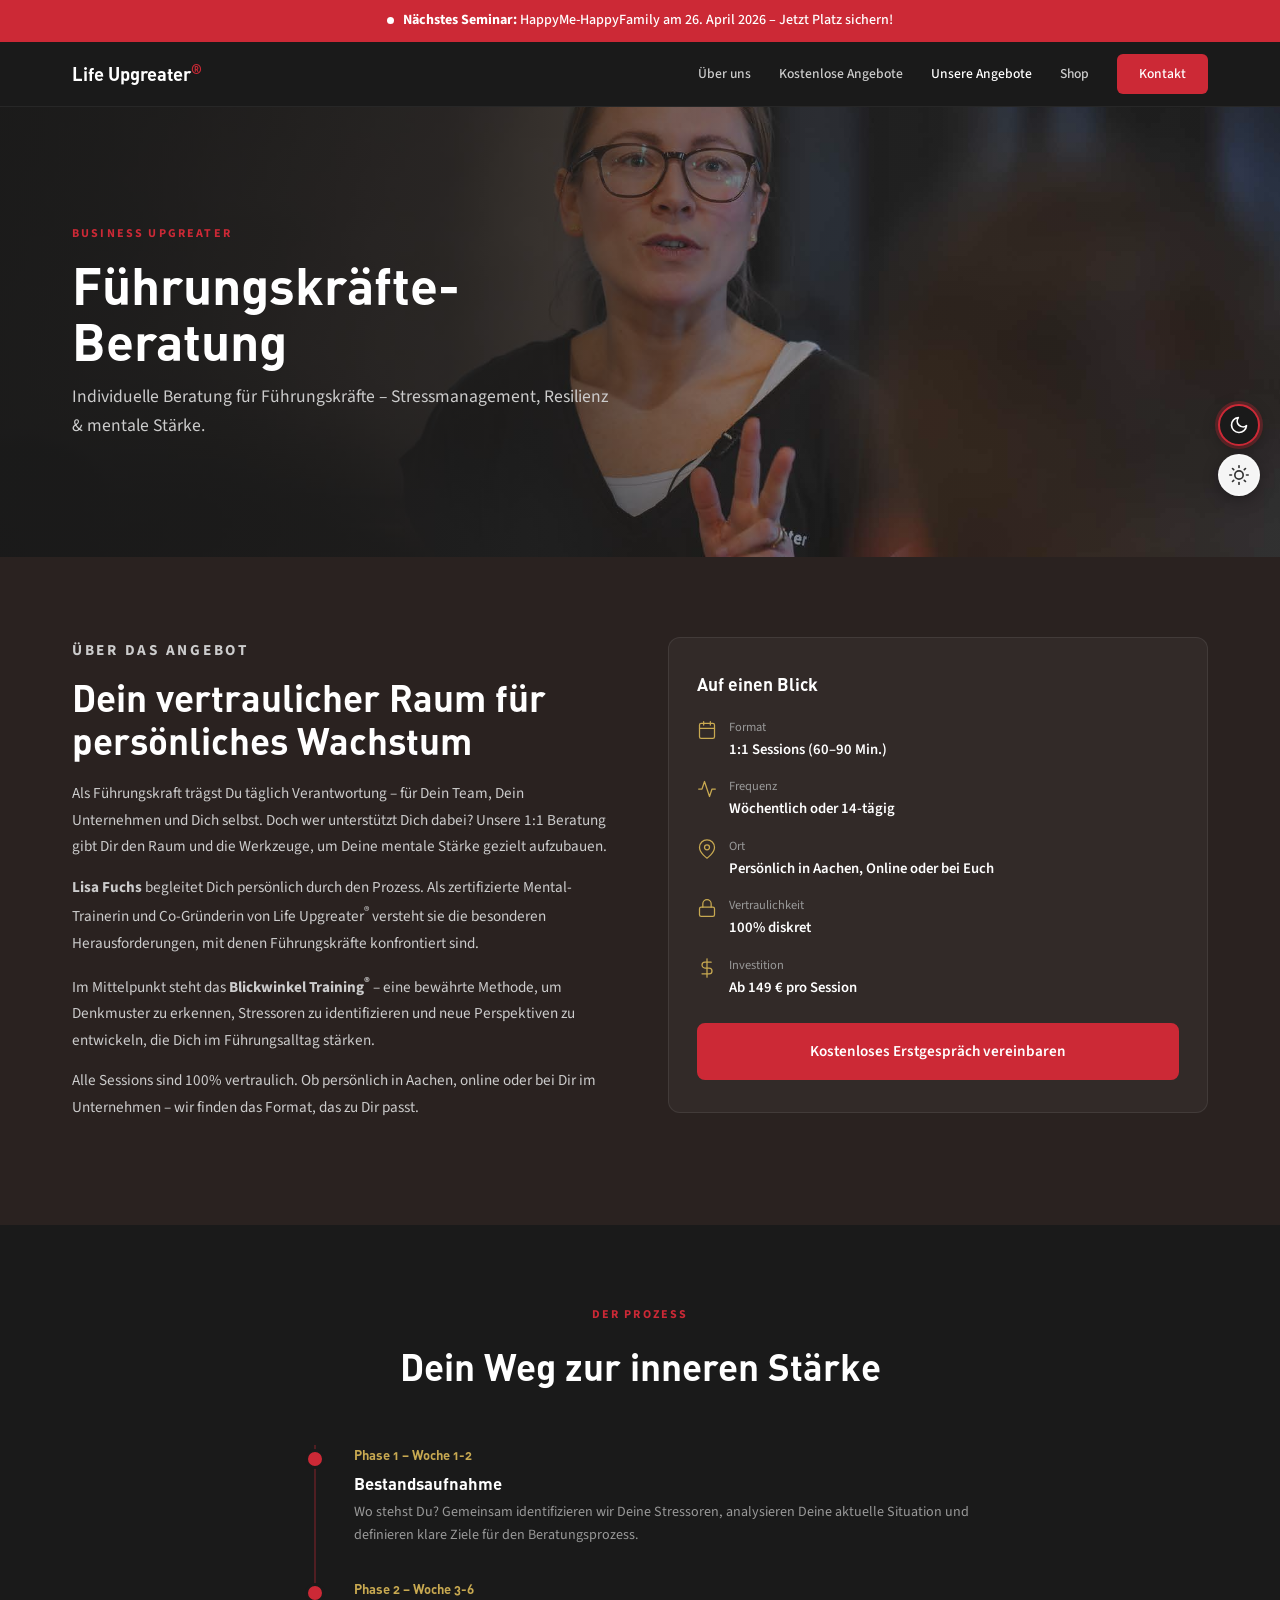
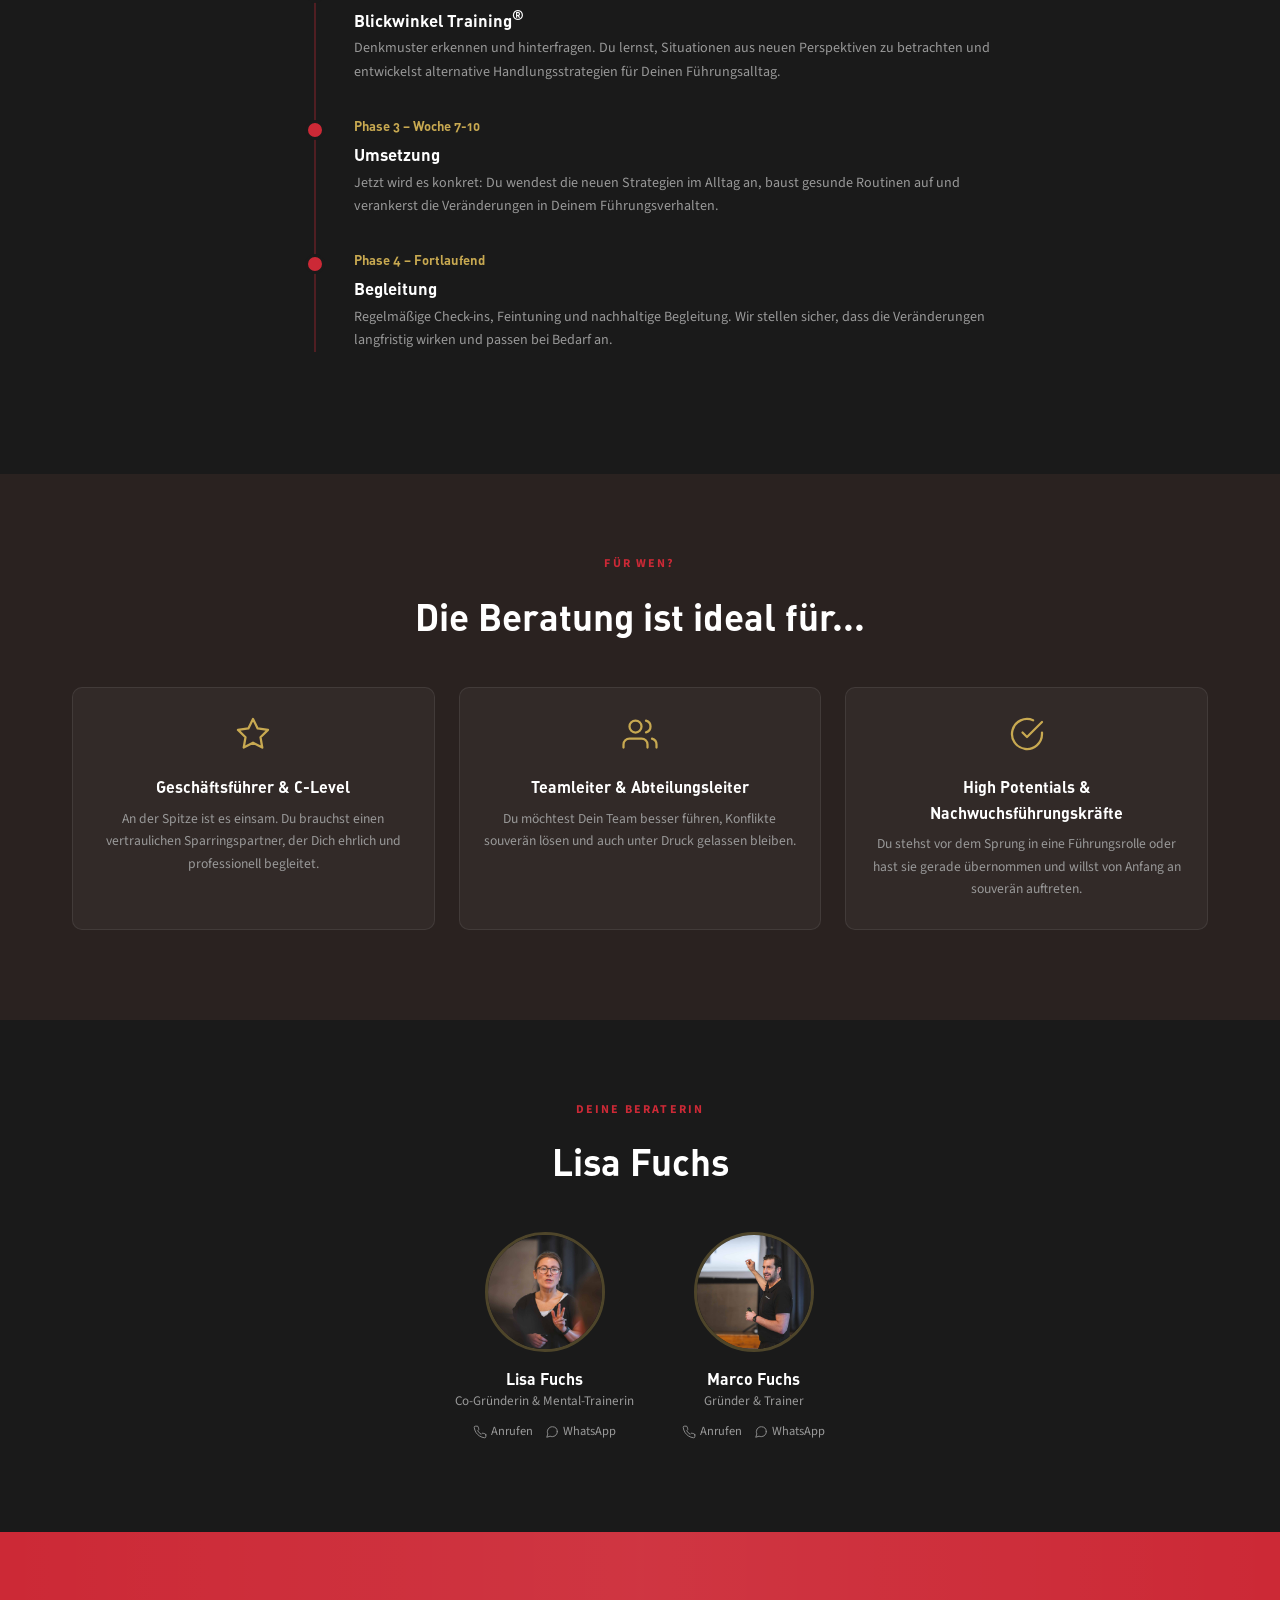
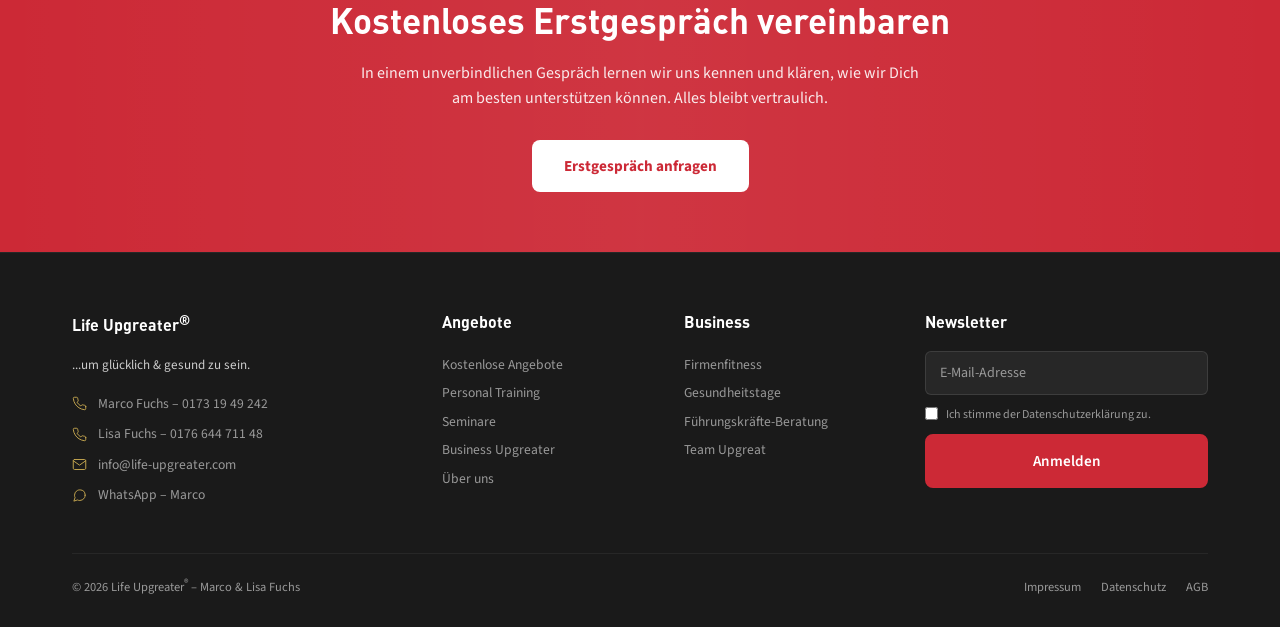
<file: site/beratung.html>
<!DOCTYPE html>
<html lang="de">
<head>
  <meta charset="UTF-8">
  <link rel="icon" type="image/svg+xml" href="favicon.svg">
  <meta name="viewport" content="width=device-width, initial-scale=1.0">
  <title>Führungskräfte-Beratung – Life Upgreater®</title>
  <link rel="preconnect" href="https://fonts.googleapis.com">
  <link rel="preconnect" href="https://fonts.gstatic.com" crossorigin>
  <link href="https://fonts.googleapis.com/css2?family=Lora:ital,wght@0,400;0,600;1,400&family=Source+Sans+3:wght@300;400;500;600;700&display=swap" rel="stylesheet">
  <style>
    @font-face { font-family: 'DIN Alternate'; src: url('fonts/din-alternate-bold.otf') format('opentype'); font-weight: 700; font-style: normal; font-display: swap; }
    *, *::before, *::after { margin: 0; padding: 0; box-sizing: border-box; }
    :root {
      --bg-dark: #1A1A1A; --bg-dark-warm: #2A2220; --bg-trust: #2A2220;
      --red: #CC2936; --red-hover: #E03040; --white: #FFFFFF; --light-gray: #F5F5F5;
      --gold: #C8A951; --text-light: #CCCCCC; --text-muted: #999999;
      --font-display: 'DIN Alternate', 'Source Sans 3', sans-serif;
      --font-body: 'Source Sans 3', sans-serif; --font-accent: 'Lora', Georgia, serif;
      --max-w: 1200px;
    }
    html { scroll-behavior: smooth; }
    body { font-family: var(--font-body); color: var(--white); background: var(--bg-dark); line-height: 1.6; overflow-x: hidden; -webkit-font-smoothing: antialiased; }
    img { max-width: 100%; display: block; }
    a { text-decoration: none; color: inherit; cursor: pointer; }
    ul { list-style: none; }
    .wrap { max-width: var(--max-w); margin: 0 auto; padding: 0 32px; }
    .btn { display: inline-block; padding: 14px 28px; border-radius: 8px; font-family: var(--font-body); font-weight: 600; font-size: 0.95rem; cursor: pointer; transition: all 0.25s; border: 2px solid transparent; }
    .btn-red { background: var(--red); color: var(--white); border-color: var(--red); }
    .btn-red:hover { background: var(--red-hover); border-color: var(--red-hover); transform: translateY(-2px); box-shadow: 0 6px 20px rgba(204,41,54,0.3); }
    .btn-ghost { background: transparent; color: var(--white); border-color: rgba(255,255,255,0.5); }
    .btn-ghost:hover { background: rgba(255,255,255,0.08); }
    .label { font-size: 0.75rem; font-weight: 700; letter-spacing: 0.18em; text-transform: uppercase; color: var(--red); margin-bottom: 14px; }

    /* NAV */
    /* Announcement Bar */
    .topbar { display: block; width: 100%; background: var(--red); text-align: center; padding: 11px 16px; font-size: 0.88rem; font-weight: 500; color: #fff; cursor: pointer; transition: background 0.3s; line-height: 1.4; }
    .topbar:hover { background: var(--red-hover); }
    .topbar strong { font-weight: 700; }
    .topbar .pulse { display: inline-block; width: 7px; height: 7px; background: #fff; border-radius: 50%; margin-right: 6px; animation: pulse 1.5s ease infinite; vertical-align: middle; }
    @keyframes pulse { 0%, 100% { opacity: 1; transform: scale(1); } 50% { opacity: 0.4; transform: scale(1.4); } }

    .nav { background: var(--bg-dark); position: sticky; top: 0; z-index: 100; border-bottom: 1px solid rgba(255,255,255,0.06); }
    .nav-main { display: flex; align-items: center; justify-content: space-between; height: 64px; max-width: var(--max-w); margin: 0 auto; padding: 0 32px; }
    .nav-logo { font-family: var(--font-display); font-size: 1.15rem; font-weight: 700; white-space: nowrap; }
    .nav-logo sup { color: var(--red); font-size: 0.7em; }
    .nav-links { display: flex; align-items: center; gap: 28px; }
    .nav-links a { font-size: 0.85rem; font-weight: 500; color: var(--text-light); transition: color 0.2s; }
    .nav-links a:hover { color: #fff; }
    .nav-links .active { color: var(--white); }
    .nav-links .nav-cta { background: var(--red); color: #fff !important; padding: 9px 22px; border-radius: 6px; }
    .nav-links .nav-cta:hover { background: var(--red-hover); } { background: #222; border-bottom: 1px solid rgba(255,255,255,0.06); }-inner { max-width: var(--max-w); margin: 0 auto; padding: 14px 32px; display: grid; grid-template-columns: repeat(4, 1fr); gap: 32px; }-item { display: block; padding: 10px 14px; border-radius: 6px; text-decoration: none; color: inherit; cursor: pointer; transition: background 0.2s, border-color 0.2s; border: 1px solid transparent; }-item:hover { background: rgba(255,255,255,0.06); border-color: rgba(255,255,255,0.1); }-item h4 { font-family: var(--font-display); font-size: 0.9rem; font-weight: 700; margin-bottom: 2px; }-item h4::after { content: ' \2192'; opacity: 0; transition: opacity 0.2s; }-item:hover h4::after { opacity: 1; }-item p { font-size: 0.78rem; color: var(--text-muted); line-height: 1.4; }
    .nav-hamburger { display: none; flex-direction: column; gap: 5px; background: none; border: none; cursor: pointer; padding: 4px; }
    .nav-hamburger span { width: 24px; height: 2px; background: #fff; border-radius: 2px; }

    /* HERO */
    .hero-sub-page { position: relative; min-height: 50vh; display: flex; align-items: center; background: var(--bg-dark); overflow: hidden; }
    .hero-sub-page .hero-img { position: absolute; inset: 0; background: url('img/personal-lisa.jpg') center center / cover no-repeat; }
    .hero-sub-page .hero-img::after { content: ''; position: absolute; inset: 0; background: linear-gradient(to right, rgba(26,26,26,0.95) 0%, rgba(26,26,26,0.82) 35%, rgba(26,26,26,0.4) 65%, rgba(26,26,26,0.25) 100%); }
    .hero-sub-page .hero-body { position: relative; z-index: 2; max-width: var(--max-w); margin: 0 auto; padding: 0 32px; width: 100%; }
    .hero-sub-page h1 { font-family: var(--font-display); font-size: clamp(2rem, 4.5vw, 3.2rem); font-weight: 700; line-height: 1.1; max-width: 600px; margin-bottom: 14px; }
    .hero-sub-page .hero-subtitle { font-size: 1.1rem; color: var(--text-light); max-width: 540px; line-height: 1.6; }

    /* OVERVIEW */
    .overview { background: var(--bg-dark-warm); padding: 80px 0 90px; }
    .overview-grid { display: grid; grid-template-columns: 1fr 1fr; gap: 56px; align-items: start; }
    .overview-text h2 { font-family: var(--font-display); font-size: clamp(1.6rem, 3.5vw, 2.3rem); font-weight: 700; line-height: 1.15; margin-bottom: 18px; }
    .overview-text p { font-size: 0.95rem; color: var(--text-light); line-height: 1.75; margin-bottom: 14px; }
    .overview-sidebar { background: rgba(255,255,255,0.04); border: 1px solid rgba(255,255,255,0.08); border-radius: 12px; padding: 32px 28px; }
    .overview-sidebar h3 { font-family: var(--font-display); font-size: 1.1rem; font-weight: 700; margin-bottom: 20px; }
    .sidebar-item { display: flex; align-items: flex-start; gap: 12px; margin-bottom: 16px; }
    .sidebar-item svg { width: 20px; height: 20px; stroke: var(--gold); fill: none; stroke-width: 1.5; stroke-linecap: round; stroke-linejoin: round; flex-shrink: 0; margin-top: 2px; }
    .sidebar-label { font-size: 0.78rem; color: var(--text-muted); }
    .sidebar-value { font-size: 0.92rem; font-weight: 600; }
    .sidebar-cta { margin-top: 24px; }
    .sidebar-cta .btn { width: 100%; text-align: center; }

    /* PROGRAMME */
    .programme { background: var(--bg-dark); padding: 80px 0 90px; }
    .programme-head { text-align: center; margin-bottom: 48px; }
    .programme-head h2 { font-family: var(--font-display); font-size: clamp(1.6rem, 3.5vw, 2.3rem); font-weight: 700; }
    .programme-timeline { max-width: 700px; margin: 0 auto; position: relative; }
    .programme-timeline::before { content: ''; position: absolute; left: 24px; top: 0; bottom: 0; width: 2px; background: rgba(204,41,54,0.3); }
    .prog-item { position: relative; padding-left: 64px; margin-bottom: 32px; }
    .prog-dot { position: absolute; left: 15px; top: 4px; width: 20px; height: 20px; background: var(--red); border-radius: 50%; border: 3px solid var(--bg-dark); }
    .prog-time { font-family: var(--font-display); font-size: 0.82rem; font-weight: 700; color: var(--gold); margin-bottom: 4px; }
    .prog-item h3 { font-family: var(--font-display); font-size: 1.05rem; font-weight: 700; margin-bottom: 4px; }
    .prog-item p { font-size: 0.88rem; color: var(--text-muted); line-height: 1.65; }

    /* FOR WHOM */
    .for-whom { background: var(--bg-dark-warm); padding: 80px 0 90px; }
    .for-whom-head { text-align: center; margin-bottom: 40px; }
    .for-whom-head h2 { font-family: var(--font-display); font-size: clamp(1.6rem, 3.5vw, 2.3rem); font-weight: 700; }
    .for-whom-grid { display: grid; grid-template-columns: repeat(3, 1fr); gap: 24px; }
    .for-whom-card { background: rgba(255,255,255,0.04); border: 1px solid rgba(255,255,255,0.08); border-radius: 10px; padding: 28px 24px; text-align: center; transition: transform 0.3s, border-color 0.3s; }
    .for-whom-card:hover { transform: translateY(-4px); border-color: rgba(204,41,54,0.3); }
    .for-whom-card svg { width: 36px; height: 36px; stroke: var(--gold); fill: none; stroke-width: 1.5; stroke-linecap: round; stroke-linejoin: round; margin: 0 auto 14px; }
    .for-whom-card h4 { font-family: var(--font-display); font-size: 1rem; font-weight: 700; margin-bottom: 8px; }
    .for-whom-card p { font-size: 0.85rem; color: var(--text-muted); line-height: 1.65; }

    /* TRAINERS */
    .trainers { background: var(--bg-dark); padding: 80px 0 90px; }
    .trainers-head { text-align: center; margin-bottom: 40px; }
    .trainers-head h2 { font-family: var(--font-display); font-size: clamp(1.6rem, 3.5vw, 2.3rem); font-weight: 700; }
    .trainers-row { display: flex; justify-content: center; gap: 48px; }
    .trainer-mini { text-align: center; }
    .trainer-mini img { width: 120px; height: 120px; border-radius: 50%; object-fit: cover; margin: 0 auto 14px; border: 3px solid rgba(200,169,81,0.3); }
    .trainer-mini h4 { font-family: var(--font-display); font-size: 1rem; font-weight: 700; }
    .trainer-mini p { font-size: 0.82rem; color: var(--text-muted); }
    .trainer-mini .trainer-contact { display: flex; justify-content: center; gap: 12px; margin-top: 10px; }
    .trainer-mini .trainer-contact a { font-size: 0.78rem; color: var(--text-muted); display: flex; align-items: center; gap: 4px; transition: color 0.2s; }
    .trainer-mini .trainer-contact a:hover { color: var(--gold); }
    .trainer-mini .trainer-contact svg { width: 14px; height: 14px; stroke: currentColor; fill: none; stroke-width: 1.5; stroke-linecap: round; stroke-linejoin: round; }

    /* CTA */
    .cta-section { background: var(--red); padding: 60px 0; text-align: center; position: relative; overflow: hidden; }
    .cta-section::before { content: ''; position: absolute; inset: 0; background: linear-gradient(90deg, transparent 0%, rgba(255,255,255,0.06) 50%, transparent 100%); }
    .cta-inner { position: relative; z-index: 1; }
    .cta-section h2 { font-family: var(--font-display); font-size: clamp(1.5rem, 3vw, 2.2rem); font-weight: 700; margin-bottom: 12px; }
    .cta-section p { font-size: 1rem; opacity: 0.9; max-width: 560px; margin: 0 auto 28px; line-height: 1.6; }
    .cta-section .btn-white { display: inline-block; background: #fff; color: var(--red); padding: 14px 32px; border-radius: 8px; font-weight: 700; font-size: 0.95rem; transition: transform 0.2s, box-shadow 0.2s; border: none; cursor: pointer; }
    .cta-section .btn-white:hover { transform: translateY(-2px); box-shadow: 0 6px 20px rgba(0,0,0,0.2); }

    /* FOOTER */
    .footer { background: var(--bg-dark); border-top: 1px solid rgba(255,255,255,0.06); padding: 56px 0 28px; }
    .footer-grid { display: grid; grid-template-columns: 1.3fr 0.8fr 0.8fr 1.1fr; gap: 36px; margin-bottom: 40px; }
    .footer h4 { font-family: var(--font-display); font-size: 1rem; font-weight: 700; margin-bottom: 16px; }
    .footer p, .footer a { font-size: 0.85rem; color: var(--text-muted); line-height: 1.8; }
    .footer a:hover { color: #fff; }
    .footer-links a { display: block; padding: 2px 0; }
    .footer-contact-line { display: flex; align-items: center; gap: 8px; margin-bottom: 6px; font-size: 0.85rem; }
    .footer-contact-line .ico { width: 18px; text-align: center; display: inline-flex; align-items: center; }
    .footer-contact-line .ico svg { width: 15px; height: 15px; stroke: var(--gold); fill: none; stroke-width: 1.5; stroke-linecap: round; stroke-linejoin: round; }
    .footer-newsletter { display: flex; flex-direction: column; gap: 10px; }
    .footer-newsletter input { background: rgba(255,255,255,0.06); border: 1px solid rgba(255,255,255,0.1); border-radius: 6px; padding: 11px 14px; color: #fff; font-family: var(--font-body); font-size: 0.88rem; }
    .footer-newsletter input::placeholder { color: var(--text-muted); }
    .footer-newsletter input:focus { outline: none; border-color: var(--red); }
    .footer-newsletter .check-row { display: flex; align-items: flex-start; gap: 8px; font-size: 0.75rem; color: var(--text-muted); }
    .footer-newsletter .check-row input { margin-top: 2px; accent-color: var(--red); }
    .footer-bottom { border-top: 1px solid rgba(255,255,255,0.06); padding-top: 20px; display: flex; justify-content: space-between; align-items: center; flex-wrap: wrap; gap: 12px; }
    .footer-legal { display: flex; gap: 20px; flex-wrap: wrap; }
    .footer-legal a { font-size: 0.78rem; color: var(--text-muted); }
    .footer-legal a:hover { color: #fff; }

    .fade-up { opacity: 0; transform: translateY(28px); transition: opacity 0.6s ease, transform 0.6s ease; }
    .fade-up.vis { opacity: 1; transform: translateY(0); }
    .d1 { transition-delay: 0.1s; } .d2 { transition-delay: 0.2s; } .d3 { transition-delay: 0.3s; }

    .mobile-sub-links { display: none; }

    /* THEME SWITCHER */
    .theme-switcher { position: fixed; right: 20px; top: 50%; transform: translateY(-50%); z-index: 999; display: flex; flex-direction: column; gap: 8px; }
    .theme-btn { width: 42px; height: 42px; border-radius: 50%; border: 2px solid rgba(255,255,255,0.3); cursor: pointer; transition: all 0.3s; display: flex; align-items: center; justify-content: center; box-shadow: 0 4px 16px rgba(0,0,0,0.3); position: relative; }
    .theme-btn:hover { transform: scale(1.12); }
    .theme-btn.active { border-color: var(--red); box-shadow: 0 0 0 3px rgba(204,41,54,0.3), 0 4px 16px rgba(0,0,0,0.3); }
    .theme-btn svg { width: 20px; height: 20px; }
    .theme-btn-dark { background: #1A1A1A; } .theme-btn-dark svg { stroke: #fff; fill: none; stroke-width: 2; }
    .theme-btn-light { background: #F5F5F5; } .theme-btn-light svg { stroke: #333; fill: none; stroke-width: 2; }
    .theme-label { position: absolute; right: 52px; white-space: nowrap; background: rgba(0,0,0,0.85); color: #fff; font-size: 0.75rem; font-weight: 600; padding: 5px 10px; border-radius: 4px; opacity: 0; pointer-events: none; transition: opacity 0.2s; }
    .theme-btn:hover .theme-label { opacity: 1; }

    /* LIGHT THEME */
    body.light { --bg-dark: #FAFAFA; --bg-dark-warm: #F0EDEA; --bg-trust: #F0EDEA; --white: #1A1A1A; --text-light: #444444; --text-muted: #777777; --gold: #A38932; }
    body.light { background: #FAFAFA; color: #1A1A1A; }
    /* Announcement Bar */
    .topbar { display: block; width: 100%; background: var(--red); text-align: center; padding: 11px 16px; font-size: 0.88rem; font-weight: 500; color: #fff; cursor: pointer; transition: background 0.3s; line-height: 1.4; }
    .topbar:hover { background: var(--red-hover); }
    .topbar strong { font-weight: 700; }
    .topbar .pulse { display: inline-block; width: 7px; height: 7px; background: #fff; border-radius: 50%; margin-right: 6px; animation: pulse 1.5s ease infinite; vertical-align: middle; }
    @keyframes pulse { 0%, 100% { opacity: 1; transform: scale(1); } 50% { opacity: 0.4; transform: scale(1.4); } }

    body.light .nav { background: #fff; border-bottom-color: rgba(0,0,0,0.08); }
    body.light { background: #F5F5F5; border-bottom-color: rgba(0,0,0,0.06); }
    body.light-item:hover { background: rgba(0,0,0,0.04); border-color: rgba(0,0,0,0.08); }
    body.light .nav-links a { color: #555; } body.light .nav-links a:hover { color: #1A1A1A; }
    body.light .nav-links .active { color: #1A1A1A; } body.light .nav-hamburger span { background: #1A1A1A; }
    body.light .hero-sub-page { background: #FAFAFA; }
    body.light .hero-sub-page h1, body.light .hero-sub-page .hero-subtitle, body.light .hero-sub-page .label { color: #fff !important; }
    body.light .overview-sidebar { background: rgba(0,0,0,0.03); border-color: rgba(0,0,0,0.08); }
    body.light .for-whom-card { background: rgba(0,0,0,0.03); border-color: rgba(0,0,0,0.08); }
    body.light .prog-dot { border-color: var(--bg-dark); }
    body.light .trainer-mini img { border-color: rgba(163,137,50,0.3); }
    body.light .btn-red { color: #fff !important; }
    body.light .nav-links .nav-cta { color: #fff !important; }
    body.light .theme-btn { border-color: rgba(0,0,0,0.15); }
    body.light .theme-label { background: rgba(0,0,0,0.75); }
    body.light .footer { background: #1A1A1A; color: #fff; }
    body.light .footer h4, body.light .footer p, body.light .footer a { color: #ccc; }
    body.light .footer a:hover { color: #fff; }

    @media (max-width: 960px) {
      .nav-links { display: none; }
      .nav-hamburger { display: flex; }
      .nav-links.open { display: flex; flex-direction: column; position: absolute; top: 64px; left: 0; right: 0; background: var(--bg-dark); padding: 20px 32px; gap: 16px; border-bottom: 1px solid rgba(255,255,255,0.06); z-index: 200; }
      .mobile-sub-links { display: flex; flex-direction: column; gap: 0; border-top: 1px solid rgba(255,255,255,0.08); padding-top: 12px; margin-top: 4px; width: 100%; }
      .mobile-sub-links a { font-size: 0.82rem; color: var(--text-muted) !important; padding: 8px 0; }
      .mobile-sub-links a:hover { color: #fff !important; }
      .overview-grid { grid-template-columns: 1fr; }
      .for-whom-grid { grid-template-columns: 1fr; max-width: 420px; margin: 0 auto; }
      .trainers-row { flex-direction: column; align-items: center; gap: 32px; }
      .footer-grid { grid-template-columns: 1fr 1fr; }
      .theme-label { display: none; }
    }
    @media (max-width: 600px) {
      .wrap { padding: 0 20px; }
      .hero-sub-page { min-height: 40vh; }
      .hero-sub-page h1 { font-size: 1.8rem; }
      .footer-grid { grid-template-columns: 1fr; }
      .footer-bottom { flex-direction: column; text-align: center; }
      .footer-legal { justify-content: center; }
      .theme-btn { width: 38px; height: 38px; }
    }
  </style>
</head>
<body>

<!-- NAV -->
<div class="topbar" onclick="location.href='happyme-happyfamily.html'">
  <span class="pulse"></span>
  <strong>Nächstes Seminar:</strong> HappyMe-HappyFamily am 26. April 2026 – Jetzt Platz sichern!
</div>

<nav class="nav">
  <div class="nav-main">
    <a href="index.html" class="nav-logo">Life Upgreater<sup>&reg;</sup></a>
    <div class="nav-links" id="navLinks">
      <a href="ueber-uns.html">Über uns</a>
      <a href="index.html#kostenlos">Kostenlose Angebote</a>
      <a href="index.html#angebote" class="active">Unsere Angebote</a>
      <a href="shop.html">Shop</a>
      <a href="#" class="nav-cta">Kontakt</a>
    </div>
    <button class="nav-hamburger" id="navToggle" aria-label="Menü"><span></span><span></span><span></span></button>
  </div>
</nav>

<!-- HERO -->
<section class="hero-sub-page">
  <div class="hero-img"></div>
  <div class="hero-body">
    <p class="label fade-up">Business Upgreater</p>
    <h1 class="fade-up d1">Führungskräfte-Beratung</h1>
    <p class="hero-subtitle fade-up d2">Individuelle Beratung für Führungskräfte – Stressmanagement, Resilienz &amp; mentale Stärke.</p>
  </div>
</section>

<!-- OVERVIEW -->
<section class="overview">
  <div class="wrap">
    <div class="overview-grid">
      <div class="overview-text fade-up">
        <p class="label">Über das Angebot</p>
        <h2>Dein vertraulicher Raum für persönliches Wachstum</h2>
        <p>Als Führungskraft trägst Du täglich Verantwortung – für Dein Team, Dein Unternehmen und Dich selbst. Doch wer unterstützt Dich dabei? Unsere 1:1 Beratung gibt Dir den Raum und die Werkzeuge, um Deine mentale Stärke gezielt aufzubauen.</p>
        <p><strong>Lisa Fuchs</strong> begleitet Dich persönlich durch den Prozess. Als zertifizierte Mental-Trainerin und Co-Gründerin von Life Upgreater<sup>&reg;</sup> versteht sie die besonderen Herausforderungen, mit denen Führungskräfte konfrontiert sind.</p>
        <p>Im Mittelpunkt steht das <strong>Blickwinkel Training<sup>&reg;</sup></strong> – eine bewährte Methode, um Denkmuster zu erkennen, Stressoren zu identifizieren und neue Perspektiven zu entwickeln, die Dich im Führungsalltag stärken.</p>
        <p>Alle Sessions sind 100% vertraulich. Ob persönlich in Aachen, online oder bei Dir im Unternehmen – wir finden das Format, das zu Dir passt.</p>
      </div>

      <div class="overview-sidebar fade-up d1">
        <h3>Auf einen Blick</h3>
        <div class="sidebar-item">
          <svg viewBox="0 0 24 24"><rect x="3" y="4" width="18" height="18" rx="2"/><line x1="16" y1="2" x2="16" y2="6"/><line x1="8" y1="2" x2="8" y2="6"/><line x1="3" y1="10" x2="21" y2="10"/></svg>
          <div><div class="sidebar-label">Format</div><div class="sidebar-value">1:1 Sessions (60–90 Min.)</div></div>
        </div>
        <div class="sidebar-item">
          <svg viewBox="0 0 24 24"><polyline points="22 12 18 12 15 21 9 3 6 12 2 12"/></svg>
          <div><div class="sidebar-label">Frequenz</div><div class="sidebar-value">Wöchentlich oder 14-tägig</div></div>
        </div>
        <div class="sidebar-item">
          <svg viewBox="0 0 24 24"><path d="M21 10c0 7-9 13-9 13s-9-6-9-13a9 9 0 0 1 18 0z"/><circle cx="12" cy="10" r="3"/></svg>
          <div><div class="sidebar-label">Ort</div><div class="sidebar-value">Persönlich in Aachen, Online oder bei Euch</div></div>
        </div>
        <div class="sidebar-item">
          <svg viewBox="0 0 24 24"><rect x="3" y="11" width="18" height="11" rx="2" ry="2"/><path d="M7 11V7a5 5 0 0 1 10 0v4"/></svg>
          <div><div class="sidebar-label">Vertraulichkeit</div><div class="sidebar-value">100% diskret</div></div>
        </div>
        <div class="sidebar-item">
          <svg viewBox="0 0 24 24"><line x1="12" y1="1" x2="12" y2="23"/><path d="M17 5H9.5a3.5 3.5 0 0 0 0 7h5a3.5 3.5 0 0 1 0 7H6"/></svg>
          <div><div class="sidebar-label">Investition</div><div class="sidebar-value">Ab 149 € pro Session</div></div>
        </div>
        <div class="sidebar-cta">
          <a href="mailto:info@life-upgreater.com?subject=Anfrage%20Führungskräfte-Beratung%20–%20Erstgespräch" class="btn btn-red">Kostenloses Erstgespräch vereinbaren</a>
        </div>
      </div>
    </div>
  </div>
</section>

<!-- PROGRAMME -->
<section class="programme">
  <div class="wrap">
    <div class="programme-head fade-up">
      <p class="label">Der Prozess</p>
      <h2>Dein Weg zur inneren Stärke</h2>
    </div>
    <div class="programme-timeline">
      <div class="prog-item fade-up">
        <div class="prog-dot"></div>
        <div class="prog-time">Phase 1 – Woche 1-2</div>
        <h3>Bestandsaufnahme</h3>
        <p>Wo stehst Du? Gemeinsam identifizieren wir Deine Stressoren, analysieren Deine aktuelle Situation und definieren klare Ziele für den Beratungsprozess.</p>
      </div>
      <div class="prog-item fade-up d1">
        <div class="prog-dot"></div>
        <div class="prog-time">Phase 2 – Woche 3-6</div>
        <h3>Blickwinkel Training<sup>&reg;</sup></h3>
        <p>Denkmuster erkennen und hinterfragen. Du lernst, Situationen aus neuen Perspektiven zu betrachten und entwickelst alternative Handlungsstrategien für Deinen Führungsalltag.</p>
      </div>
      <div class="prog-item fade-up d2">
        <div class="prog-dot"></div>
        <div class="prog-time">Phase 3 – Woche 7-10</div>
        <h3>Umsetzung</h3>
        <p>Jetzt wird es konkret: Du wendest die neuen Strategien im Alltag an, baust gesunde Routinen auf und verankerst die Veränderungen in Deinem Führungsverhalten.</p>
      </div>
      <div class="prog-item fade-up d3">
        <div class="prog-dot"></div>
        <div class="prog-time">Phase 4 – Fortlaufend</div>
        <h3>Begleitung</h3>
        <p>Regelmäßige Check-ins, Feintuning und nachhaltige Begleitung. Wir stellen sicher, dass die Veränderungen langfristig wirken und passen bei Bedarf an.</p>
      </div>
    </div>
  </div>
</section>

<!-- FOR WHOM -->
<section class="for-whom">
  <div class="wrap">
    <div class="for-whom-head fade-up">
      <p class="label">Für wen?</p>
      <h2>Die Beratung ist ideal für...</h2>
    </div>
    <div class="for-whom-grid">
      <div class="for-whom-card fade-up">
        <svg viewBox="0 0 24 24"><polygon points="12 2 15.09 8.26 22 9.27 17 14.14 18.18 21.02 12 17.77 5.82 21.02 7 14.14 2 9.27 8.91 8.26 12 2"/></svg>
        <h4>Geschäftsführer &amp; C-Level</h4>
        <p>An der Spitze ist es einsam. Du brauchst einen vertraulichen Sparringspartner, der Dich ehrlich und professionell begleitet.</p>
      </div>
      <div class="for-whom-card fade-up d1">
        <svg viewBox="0 0 24 24"><path d="M17 21v-2a4 4 0 0 0-4-4H5a4 4 0 0 0-4 4v2"/><circle cx="9" cy="7" r="4"/><path d="M23 21v-2a4 4 0 0 0-3-3.87"/><path d="M16 3.13a4 4 0 0 1 0 7.75"/></svg>
        <h4>Teamleiter &amp; Abteilungsleiter</h4>
        <p>Du möchtest Dein Team besser führen, Konflikte souverän lösen und auch unter Druck gelassen bleiben.</p>
      </div>
      <div class="for-whom-card fade-up d2">
        <svg viewBox="0 0 24 24"><path d="M22 11.08V12a10 10 0 1 1-5.93-9.14"/><polyline points="22 4 12 14.01 9 11.01"/></svg>
        <h4>High Potentials &amp; Nachwuchsführungskräfte</h4>
        <p>Du stehst vor dem Sprung in eine Führungsrolle oder hast sie gerade übernommen und willst von Anfang an souverän auftreten.</p>
      </div>
    </div>
  </div>
</section>

<!-- TRAINERS -->
<section class="trainers">
  <div class="wrap">
    <div class="trainers-head fade-up">
      <p class="label">Deine Beraterin</p>
      <h2>Lisa Fuchs</h2>
    </div>
    <div class="trainers-row fade-up d1">
      <div class="trainer-mini">
        <img src="img/personal-lisa.jpg" alt="Lisa Fuchs">
        <h4>Lisa Fuchs</h4>
        <p>Co-Gründerin &amp; Mental-Trainerin</p>
        <div class="trainer-contact">
          <a href="tel:+491766447148"><svg viewBox="0 0 24 24"><path d="M22 16.92v3a2 2 0 0 1-2.18 2 19.79 19.79 0 0 1-8.63-3.07 19.5 19.5 0 0 1-6-6 19.79 19.79 0 0 1-3.07-8.67A2 2 0 0 1 4.11 2h3a2 2 0 0 1 2 1.72 12.84 12.84 0 0 0 .7 2.81 2 2 0 0 1-.45 2.11L8.09 9.91a16 16 0 0 0 6 6l1.27-1.27a2 2 0 0 1 2.11-.45 12.84 12.84 0 0 0 2.81.7A2 2 0 0 1 22 16.92z"/></svg>Anrufen</a>
          <a href="https://wa.me/491766447148" target="_blank"><svg viewBox="0 0 24 24"><path d="M21 11.5a8.38 8.38 0 0 1-.9 3.8 8.5 8.5 0 0 1-7.6 4.7 8.38 8.38 0 0 1-3.8-.9L3 21l1.9-5.7a8.38 8.38 0 0 1-.9-3.8 8.5 8.5 0 0 1 4.7-7.6 8.38 8.38 0 0 1 3.8-.9h.5a8.48 8.48 0 0 1 8 8v.5z"/></svg>WhatsApp</a>
        </div>
      </div>
      <div class="trainer-mini">
        <img src="img/hero-marco.jpg" alt="Marco Fuchs">
        <h4>Marco Fuchs</h4>
        <p>Gründer &amp; Trainer</p>
        <div class="trainer-contact">
          <a href="tel:+491731949242"><svg viewBox="0 0 24 24"><path d="M22 16.92v3a2 2 0 0 1-2.18 2 19.79 19.79 0 0 1-8.63-3.07 19.5 19.5 0 0 1-6-6 19.79 19.79 0 0 1-3.07-8.67A2 2 0 0 1 4.11 2h3a2 2 0 0 1 2 1.72 12.84 12.84 0 0 0 .7 2.81 2 2 0 0 1-.45 2.11L8.09 9.91a16 16 0 0 0 6 6l1.27-1.27a2 2 0 0 1 2.11-.45 12.84 12.84 0 0 0 2.81.7A2 2 0 0 1 22 16.92z"/></svg>Anrufen</a>
          <a href="https://wa.me/491731949242" target="_blank"><svg viewBox="0 0 24 24"><path d="M21 11.5a8.38 8.38 0 0 1-.9 3.8 8.5 8.5 0 0 1-7.6 4.7 8.38 8.38 0 0 1-3.8-.9L3 21l1.9-5.7a8.38 8.38 0 0 1-.9-3.8 8.5 8.5 0 0 1 4.7-7.6 8.38 8.38 0 0 1 3.8-.9h.5a8.48 8.48 0 0 1 8 8v.5z"/></svg>WhatsApp</a>
        </div>
      </div>
    </div>
  </div>
</section>

<!-- CTA -->
<section class="cta-section">
  <div class="wrap">
    <div class="cta-inner fade-up">
      <h2>Kostenloses Erstgespräch vereinbaren</h2>
      <p>In einem unverbindlichen Gespräch lernen wir uns kennen und klären, wie wir Dich am besten unterstützen können. Alles bleibt vertraulich.</p>
      <a href="mailto:info@life-upgreater.com?subject=Anfrage%20Führungskräfte-Beratung%20–%20Erstgespräch" class="btn-white">Erstgespräch anfragen</a>
    </div>
  </div>
</section>

<!-- FOOTER -->
<footer class="footer">
  <div class="wrap">
    <div class="footer-grid">
      <div>
        <h4>Life Upgreater<sup>&reg;</sup></h4>
        <p style="color:var(--text-light); margin-bottom:14px; font-size:0.82rem;">...um glücklich &amp; gesund zu sein.</p>
        <div class="footer-contact-line">
          <span class="ico"><svg viewBox="0 0 24 24"><path d="M22 16.92v3a2 2 0 0 1-2.18 2 19.79 19.79 0 0 1-8.63-3.07 19.5 19.5 0 0 1-6-6 19.79 19.79 0 0 1-3.07-8.67A2 2 0 0 1 4.11 2h3a2 2 0 0 1 2 1.72 12.84 12.84 0 0 0 .7 2.81 2 2 0 0 1-.45 2.11L8.09 9.91a16 16 0 0 0 6 6l1.27-1.27a2 2 0 0 1 2.11-.45 12.84 12.84 0 0 0 2.81.7A2 2 0 0 1 22 16.92z"/></svg></span>
          <a href="tel:+491731949242">Marco Fuchs – 0173 19 49 242</a>
        </div>
        <div class="footer-contact-line">
          <span class="ico"><svg viewBox="0 0 24 24"><path d="M22 16.92v3a2 2 0 0 1-2.18 2 19.79 19.79 0 0 1-8.63-3.07 19.5 19.5 0 0 1-6-6 19.79 19.79 0 0 1-3.07-8.67A2 2 0 0 1 4.11 2h3a2 2 0 0 1 2 1.72 12.84 12.84 0 0 0 .7 2.81 2 2 0 0 1-.45 2.11L8.09 9.91a16 16 0 0 0 6 6l1.27-1.27a2 2 0 0 1 2.11-.45 12.84 12.84 0 0 0 2.81.7A2 2 0 0 1 22 16.92z"/></svg></span>
          <a href="tel:+491766447148">Lisa Fuchs – 0176 644 711 48</a>
        </div>
        <div class="footer-contact-line">
          <span class="ico"><svg viewBox="0 0 24 24"><path d="M4 4h16c1.1 0 2 .9 2 2v12c0 1.1-.9 2-2 2H4c-1.1 0-2-.9-2-2V6c0-1.1.9-2 2-2z"/><polyline points="22,6 12,13 2,6"/></svg></span>
          <a href="mailto:info@life-upgreater.com">info@life-upgreater.com</a>
        </div>
        <div class="footer-contact-line">
          <span class="ico"><svg viewBox="0 0 24 24"><path d="M21 11.5a8.38 8.38 0 0 1-.9 3.8 8.5 8.5 0 0 1-7.6 4.7 8.38 8.38 0 0 1-3.8-.9L3 21l1.9-5.7a8.38 8.38 0 0 1-.9-3.8 8.5 8.5 0 0 1 4.7-7.6 8.38 8.38 0 0 1 3.8-.9h.5a8.48 8.48 0 0 1 8 8v.5z"/></svg></span>
          <a href="https://wa.me/491731949242" target="_blank">WhatsApp – Marco</a>
        </div>
      </div>
      <div class="footer-links">
        <h4>Angebote</h4>
        <a href="index.html#kostenlos">Kostenlose Angebote</a>
        <a href="personal-training.html">Personal Training</a>
        <a href="seminare.html">Seminare</a>
        <a href="business.html">Business Upgreater</a>
        <a href="ueber-uns.html">Über uns</a>
      </div>
      <div class="footer-links">
        <h4>Business</h4>
        <a href="firmenfitness.html">Firmenfitness</a>
        <a href="gesundheitstage.html">Gesundheitstage</a>
        <a href="beratung.html">Führungskräfte-Beratung</a>
        <a href="team-upgreat.html">Team Upgreat</a>
      </div>
      <div>
        <h4>Newsletter</h4>
        <form class="footer-newsletter" onsubmit="event.preventDefault()">
          <input type="email" placeholder="E-Mail-Adresse" required>
          <div class="check-row">
            <input type="checkbox" id="priv" required>
            <label for="priv">Ich stimme der Datenschutzerklärung zu.</label>
          </div>
          <button type="submit" class="btn btn-red" style="width:100%;text-align:center;">Anmelden</button>
        </form>
      </div>
    </div>
    <div class="footer-bottom">
      <p style="font-size:0.78rem; color:var(--text-muted);">&copy; 2026 Life Upgreater<sup>&reg;</sup> – Marco &amp; Lisa Fuchs</p>
      <div class="footer-legal">
        <a href="#">Impressum</a><a href="#">Datenschutz</a><a href="#">AGB</a>
      </div>
    </div>
  </div>
</footer>

<!-- Theme Switcher -->
<div class="theme-switcher" id="themeSwitcher">
  <button class="theme-btn theme-btn-dark active" data-theme="dark" aria-label="Dunkles Design">
    <span class="theme-label">Dunkel (Original)</span>
    <svg viewBox="0 0 24 24"><path d="M21 12.79A9 9 0 1 1 11.21 3 7 7 0 0 0 21 12.79z" stroke-linecap="round" stroke-linejoin="round"/></svg>
  </button>
  <button class="theme-btn theme-btn-light" data-theme="light" aria-label="Helles Design">
    <span class="theme-label">Hell &amp; freundlich</span>
    <svg viewBox="0 0 24 24"><circle cx="12" cy="12" r="5" stroke-linecap="round" stroke-linejoin="round"/><line x1="12" y1="1" x2="12" y2="3" stroke-linecap="round"/><line x1="12" y1="21" x2="12" y2="23" stroke-linecap="round"/><line x1="4.22" y1="4.22" x2="5.64" y2="5.64" stroke-linecap="round"/><line x1="18.36" y1="18.36" x2="19.78" y2="19.78" stroke-linecap="round"/><line x1="1" y1="12" x2="3" y2="12" stroke-linecap="round"/><line x1="21" y1="12" x2="23" y2="12" stroke-linecap="round"/><line x1="4.22" y1="19.78" x2="5.64" y2="18.36" stroke-linecap="round"/><line x1="18.36" y1="5.64" x2="19.78" y2="4.22" stroke-linecap="round"/></svg>
  </button>
</div>

<script>
  // Nav toggle + mobile sub-links
  (function() {
    var navLinks = document.getElementById('navLinks');
    var subItems = document.querySelectorAll('-item');
    if (subItems.length && !navLinks.querySelector('.mobile-sub-links')) {
      var wrapper = document.createElement('div');
      wrapper.className = 'mobile-sub-links';
      subItems.forEach(function(item) {
        var a = document.createElement('a');
        a.href = item.getAttribute('href');
        a.textContent = item.querySelector('h4').textContent;
        wrapper.appendChild(a);
      });
      navLinks.appendChild(wrapper);
    }
    document.getElementById('navToggle').addEventListener('click', function() {
      navLinks.classList.toggle('open');
    });
  })();

  // Scroll reveal
  var obs = new IntersectionObserver(function(entries) {
    entries.forEach(function(e) { if (e.isIntersecting) { e.target.classList.add('vis'); obs.unobserve(e.target); } });
  }, { threshold: 0.12 });
  document.querySelectorAll('.fade-up').forEach(function(el) { obs.observe(el); });

  // Theme Switcher
  (function() {
    var sw = document.getElementById('themeSwitcher');
    if (!sw) return;
    var btns = sw.querySelectorAll('.theme-btn');
    function applyTheme(theme) {
      if (theme === 'light') { document.body.classList.add('light'); }
      else { document.body.classList.remove('light'); }
      for (var j = 0; j < btns.length; j++) {
        btns[j].classList.toggle('active', btns[j].getAttribute('data-theme') === theme);
      }
      try { localStorage.setItem('lu_theme', theme); } catch(e) {}
    }
    try { var saved = localStorage.getItem('lu_theme'); if (saved) applyTheme(saved); } catch(e) {}
    for (var i = 0; i < btns.length; i++) {
      (function(btn) {
        btn.addEventListener('click', function(e) {
          e.preventDefault(); e.stopPropagation();
          applyTheme(btn.getAttribute('data-theme'));
        });
      })(btns[i]);
    }
  })();
</script>

</body>
</html>
</file>
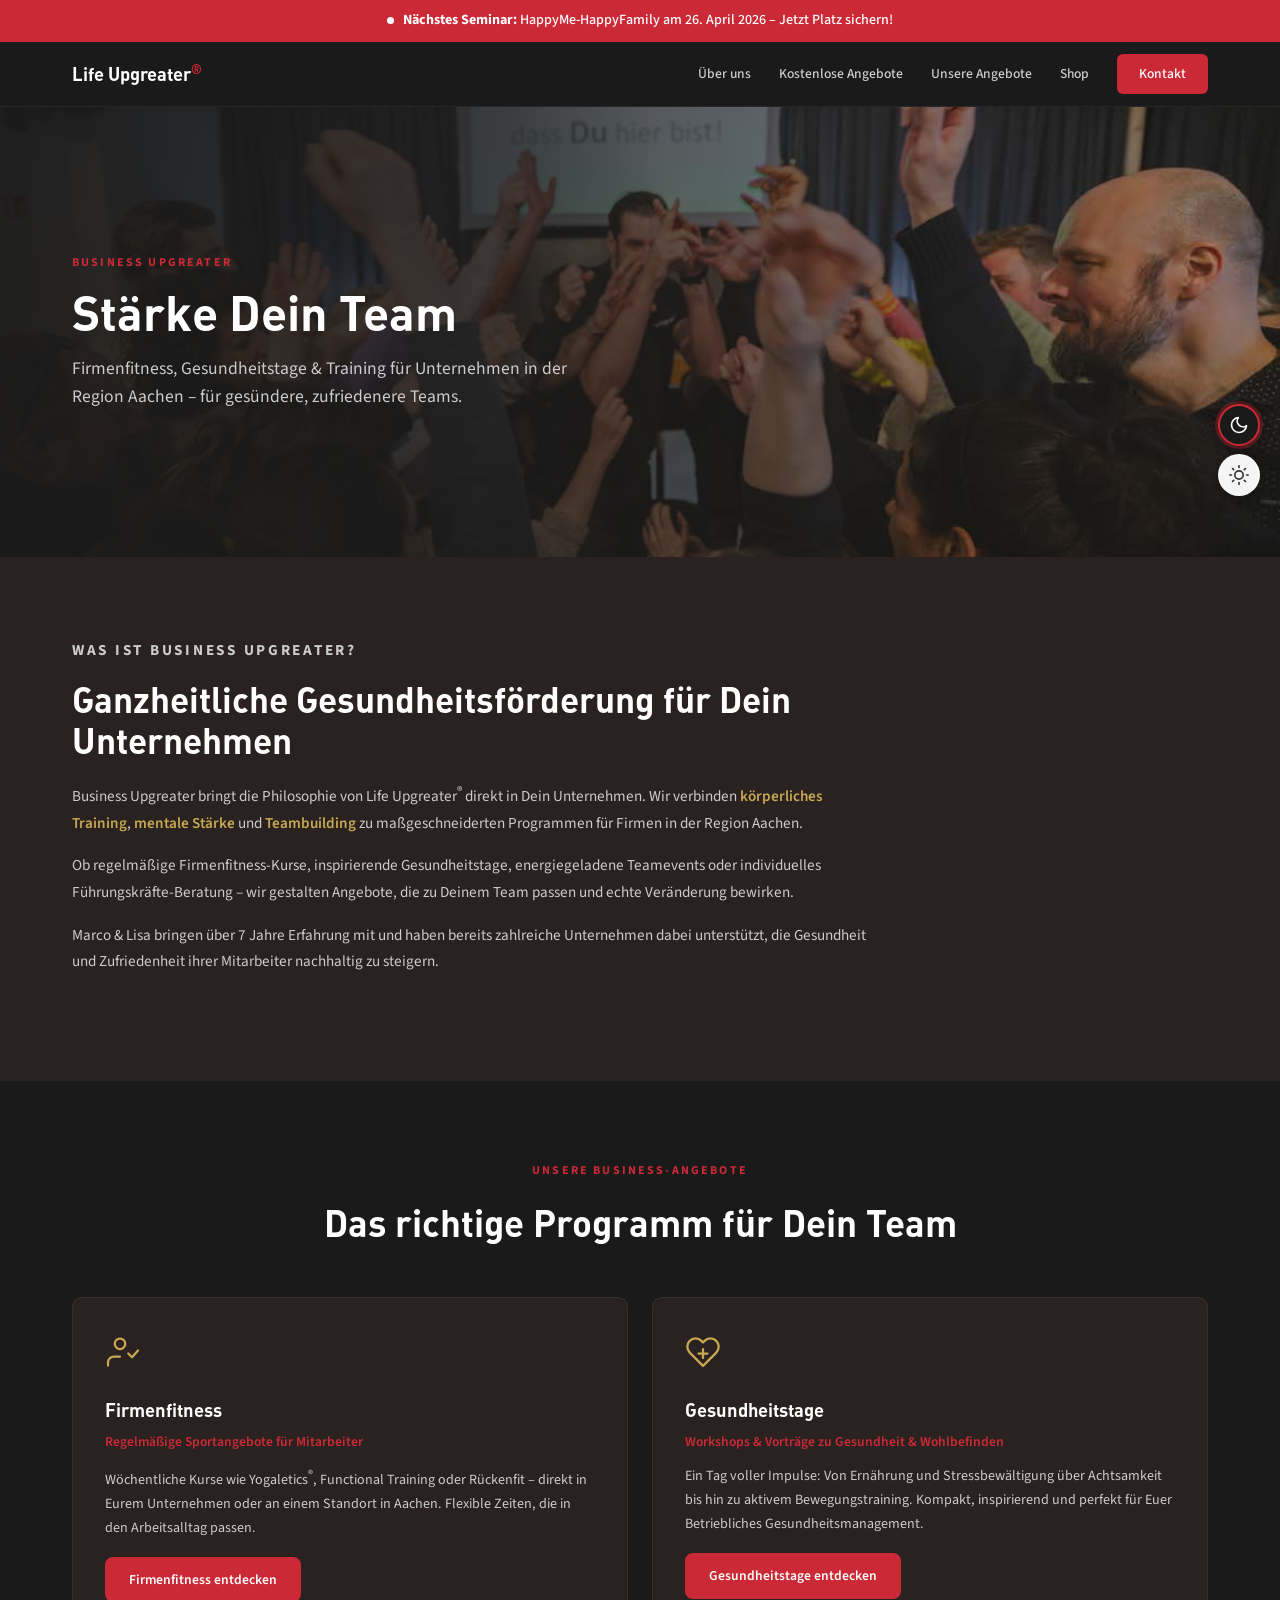
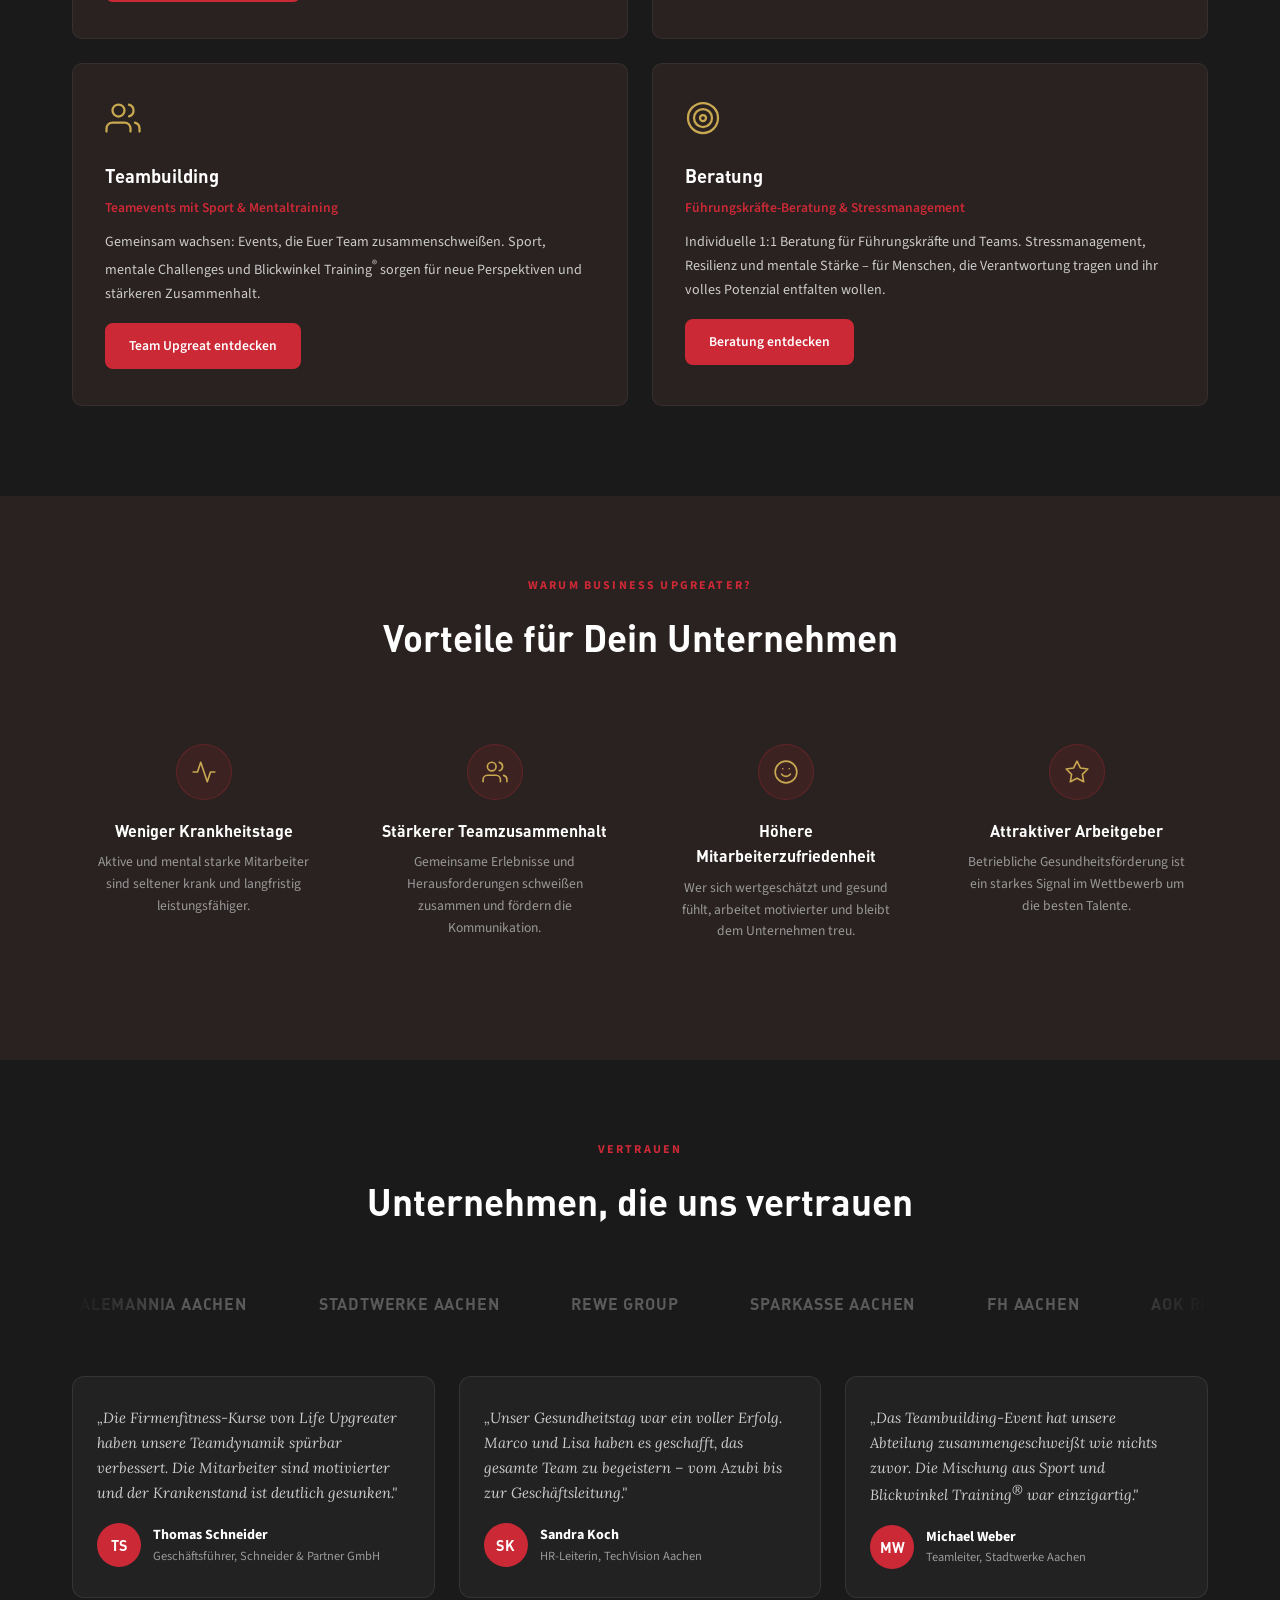
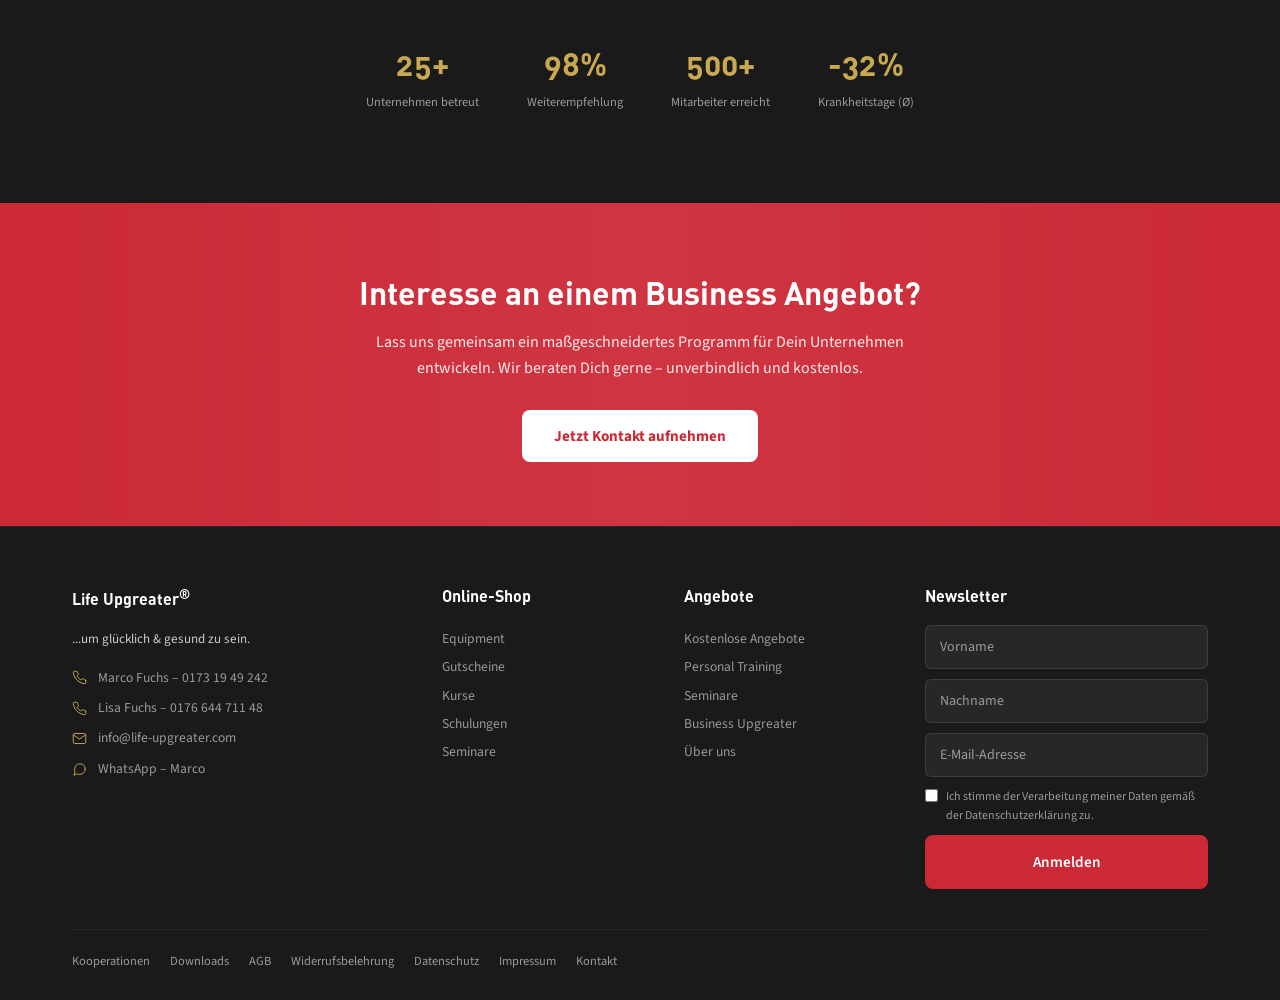
<file: site/business.html>
<!DOCTYPE html>
<html lang="de">
<head>
  <meta charset="UTF-8">
  <link rel="icon" type="image/svg+xml" href="favicon.svg">
  <meta name="viewport" content="width=device-width, initial-scale=1.0">
  <title>Business Upgreater – Life Upgreater®</title>
  <link rel="preconnect" href="https://fonts.googleapis.com">
  <link rel="preconnect" href="https://fonts.gstatic.com" crossorigin>
  <link href="https://fonts.googleapis.com/css2?family=Lora:ital,wght@0,400;0,600;1,400&family=Source+Sans+3:wght@300;400;500;600;700&display=swap" rel="stylesheet">
  <style>
    @font-face {
      font-family: 'DIN Alternate';
      src: url('fonts/din-alternate-bold.otf') format('opentype');
      font-weight: 700;
      font-style: normal;
      font-display: swap;
    }

    *, *::before, *::after { margin: 0; padding: 0; box-sizing: border-box; }

    :root {
      --bg-dark: #1A1A1A;
      --bg-dark-warm: #2A2220;
      --bg-trust: #2A2220;
      --red: #CC2936;
      --red-hover: #E03040;
      --white: #FFFFFF;
      --light-gray: #F5F5F5;
      --gold: #C8A951;
      --text-light: #CCCCCC;
      --text-muted: #999999;
      --font-display: 'DIN Alternate', 'Source Sans 3', sans-serif;
      --font-body: 'Source Sans 3', sans-serif;
      --font-accent: 'Lora', Georgia, serif;
      --max-w: 1200px;
    }

    html { scroll-behavior: smooth; }
    body {
      font-family: var(--font-body);
      color: var(--white);
      background: var(--bg-dark);
      line-height: 1.6;
      overflow-x: hidden;
      -webkit-font-smoothing: antialiased;
    }
    img { max-width: 100%; display: block; }
    a { text-decoration: none; color: inherit; cursor: pointer; }
    ul { list-style: none; }
    .wrap { max-width: var(--max-w); margin: 0 auto; padding: 0 32px; }

    /* ── Buttons ── */
    .btn {
      display: inline-block;
      padding: 14px 28px;
      border-radius: 8px;
      font-family: var(--font-body);
      font-weight: 600;
      font-size: 0.95rem;
      cursor: pointer;
      transition: all 0.25s;
      border: 2px solid transparent;
    }
    .btn-red {
      background: var(--red);
      color: var(--white);
      border-color: var(--red);
    }
    .btn-red:hover {
      background: var(--red-hover);
      border-color: var(--red-hover);
      transform: translateY(-2px);
      box-shadow: 0 6px 20px rgba(204,41,54,0.3);
    }
    .btn-ghost {
      background: transparent;
      color: var(--white);
      border-color: rgba(255,255,255,0.5);
    }
    .btn-ghost:hover { background: rgba(255,255,255,0.08); }

    /* ── Section Label ── */
    .label {
      font-size: 0.75rem;
      font-weight: 700;
      letter-spacing: 0.18em;
      text-transform: uppercase;
      color: var(--red);
      margin-bottom: 14px;
    }

    /* Announcement Bar */
    .topbar { display: block; width: 100%; background: var(--red); text-align: center; padding: 11px 16px; font-size: 0.88rem; font-weight: 500; color: #fff; cursor: pointer; transition: background 0.3s; line-height: 1.4; }
    .topbar:hover { background: var(--red-hover); }
    .topbar strong { font-weight: 700; }
    .topbar .pulse { display: inline-block; width: 7px; height: 7px; background: #fff; border-radius: 50%; margin-right: 6px; animation: pulse 1.5s ease infinite; vertical-align: middle; }
    @keyframes pulse { 0%, 100% { opacity: 1; transform: scale(1); } 50% { opacity: 0.4; transform: scale(1.4); } }

    /* ═══════════════════════════════════════
       NAVIGATION
    ═══════════════════════════════════════ */
    .nav {
      background: var(--bg-dark);
      position: sticky; top: 0; z-index: 100;
      border-bottom: 1px solid rgba(255,255,255,0.06);
    }
    .nav-main {
      display: flex; align-items: center; justify-content: space-between;
      height: 64px;
      max-width: var(--max-w); margin: 0 auto; padding: 0 32px;
    }
    .nav-logo {
      font-family: var(--font-display);
      font-size: 1.15rem; font-weight: 700; white-space: nowrap;
    }
    .nav-logo sup { color: var(--red); font-size: 0.7em; }
    .nav-links { display: flex; align-items: center; gap: 28px; }
    .nav-links a {
      font-size: 0.85rem; font-weight: 500; color: var(--text-light);
      transition: color 0.2s;
    }
    .nav-links a:hover { color: #fff; }
    .nav-links .active { color: var(--white); }
    .nav-links .nav-cta {
      background: var(--red); color: #fff !important;
      padding: 9px 22px; border-radius: 6px;
    }
    .nav-links .nav-cta:hover { background: var(--red-hover); }

    /* Sub-Nav */ {
      background: #222;
      border-bottom: 1px solid rgba(255,255,255,0.06);
    }-inner {
      max-width: var(--max-w); margin: 0 auto; padding: 14px 32px;
      display: grid; grid-template-columns: repeat(4, 1fr); gap: 32px;
    }-item {
      display: block; padding: 10px 14px; border-radius: 6px;
      text-decoration: none; color: inherit; cursor: pointer;
      transition: background 0.2s, border-color 0.2s;
      border: 1px solid transparent;
    }-item:hover {
      background: rgba(255,255,255,0.06);
      border-color: rgba(255,255,255,0.1);
    }-item h4 {
      font-family: var(--font-display);
      font-size: 0.9rem; font-weight: 700; margin-bottom: 2px;
    }-item h4::after {
      content: ' →'; opacity: 0; transition: opacity 0.2s;
    }-item:hover h4::after { opacity: 1; }-item p {
      font-size: 0.78rem; color: var(--text-muted); line-height: 1.4;
    }

    .nav-hamburger {
      display: none; flex-direction: column; gap: 5px;
      background: none; border: none; cursor: pointer; padding: 4px;
    }
    .nav-hamburger span {
      width: 24px; height: 2px; background: #fff; border-radius: 2px;
    }

    /* ═══════════════════════════════════════
       SUBPAGE HERO (smaller than homepage)
    ═══════════════════════════════════════ */
    .sub-hero {
      position: relative;
      min-height: 50vh;
      display: flex; align-items: center;
      background: var(--bg-dark);
      overflow: hidden;
    }
    .sub-hero-img {
      position: absolute; inset: 0;
      background: url('img/business-team.jpg') center center / cover no-repeat;
    }
    .sub-hero-img::after {
      content: '';
      position: absolute; inset: 0;
      background: linear-gradient(
        to right,
        rgba(26,26,26,0.95) 0%,
        rgba(26,26,26,0.82) 40%,
        rgba(26,26,26,0.5) 70%,
        rgba(26,26,26,0.3) 100%
      );
    }
    .sub-hero-body {
      position: relative; z-index: 2;
      max-width: var(--max-w); margin: 0 auto; padding: 80px 32px;
      width: 100%;
    }
    .sub-hero h1 {
      font-family: var(--font-display);
      font-size: clamp(2rem, 4.5vw, 3rem);
      font-weight: 700; line-height: 1.1;
      max-width: 600px;
      margin-bottom: 16px;
    }
    .sub-hero-sub {
      font-size: 1.1rem; color: var(--text-light);
      max-width: 520px; line-height: 1.6;
    }

    /* ═══════════════════════════════════════
       INTRO SECTION
    ═══════════════════════════════════════ */
    .intro {
      background: var(--bg-dark-warm);
      padding: 80px 0 90px;
    }
    .intro-inner {
      max-width: 800px;
    }
    .intro h2 {
      font-family: var(--font-display);
      font-size: clamp(1.5rem, 3vw, 2.2rem);
      font-weight: 700; line-height: 1.15;
      margin-bottom: 20px;
    }
    .intro p {
      font-size: 0.95rem; color: var(--text-light);
      line-height: 1.75; margin-bottom: 16px;
    }
    .intro .gold { color: var(--gold); font-weight: 600; }

    /* ═══════════════════════════════════════
       ANGEBOTE GRID (dark cards)
    ═══════════════════════════════════════ */
    .biz-offers {
      background: var(--bg-dark);
      padding: 80px 0 90px;
    }
    .biz-offers-head {
      text-align: center;
      margin-bottom: 44px;
    }
    .biz-offers-head h2 {
      font-family: var(--font-display);
      font-size: clamp(1.6rem, 3.5vw, 2.3rem);
      font-weight: 700;
    }
    .biz-grid {
      display: grid;
      grid-template-columns: repeat(2, 1fr);
      gap: 24px;
    }
    .biz-card {
      background: var(--bg-dark-warm);
      border-radius: 10px;
      padding: 36px 32px;
      border: 1px solid rgba(255,255,255,0.06);
      transition: transform 0.3s, box-shadow 0.3s;
    }
    .biz-card:hover {
      transform: translateY(-5px);
      box-shadow: 0 12px 36px rgba(0,0,0,0.3);
    }
    .biz-card-icon {
      margin-bottom: 16px;
      display: block;
    }
    .biz-card-icon svg {
      width: 36px; height: 36px; stroke: var(--gold); fill: none;
      stroke-width: 1.5; stroke-linecap: round; stroke-linejoin: round;
      display: inline-block;
    }
    .biz-card h3 {
      font-family: var(--font-display);
      font-size: 1.15rem; font-weight: 700;
      margin-bottom: 6px;
    }
    .biz-card .biz-card-sub {
      font-size: 0.85rem; color: var(--red);
      font-weight: 600; margin-bottom: 12px;
    }
    .biz-card p {
      font-size: 0.88rem; color: var(--text-light);
      line-height: 1.7;
    }

    /* ═══════════════════════════════════════
       VORTEILE SECTION
    ═══════════════════════════════════════ */
    .benefits {
      background: var(--bg-dark-warm);
      padding: 80px 0 90px;
    }
    .benefits-head {
      text-align: center;
      margin-bottom: 48px;
    }
    .benefits-head h2 {
      font-family: var(--font-display);
      font-size: clamp(1.6rem, 3.5vw, 2.3rem);
      font-weight: 700;
    }
    .benefits-grid {
      display: grid;
      grid-template-columns: repeat(4, 1fr);
      gap: 28px;
      text-align: center;
    }
    .benefit-item {
      padding: 28px 16px;
    }
    .benefit-icon {
      width: 56px; height: 56px;
      border-radius: 50%;
      background: rgba(204,41,54,0.12);
      border: 1px solid rgba(204,41,54,0.25);
      display: flex; align-items: center; justify-content: center;
      margin: 0 auto 18px;
    }
    .benefit-icon svg {
      width: 26px; height: 26px; stroke: var(--gold); fill: none;
      stroke-width: 1.5; stroke-linecap: round; stroke-linejoin: round;
    }
    .benefit-item h3 {
      font-family: var(--font-display);
      font-size: 1rem; font-weight: 700;
      margin-bottom: 8px;
    }
    .benefit-item p {
      font-size: 0.85rem; color: var(--text-muted);
      line-height: 1.6;
    }

    /* ═══════════════════════════════════════
       CTA SECTION
    ═══════════════════════════════════════ */
    .cta-section {
      background: var(--red);
      padding: 64px 0;
      text-align: center;
      position: relative;
      overflow: hidden;
    }
    .cta-section::before {
      content: '';
      position: absolute; inset: 0;
      background: linear-gradient(90deg, transparent 0%, rgba(255,255,255,0.06) 50%, transparent 100%);
    }
    .cta-inner {
      position: relative; z-index: 1;
    }
    .cta-section h2 {
      font-family: var(--font-display);
      font-size: clamp(1.4rem, 3vw, 2rem);
      font-weight: 700;
      margin-bottom: 12px;
    }
    .cta-section p {
      font-size: 1rem; opacity: 0.9;
      max-width: 540px; margin: 0 auto 28px;
      line-height: 1.6;
    }
    .cta-section .btn-white {
      display: inline-block;
      background: #fff; color: var(--red);
      padding: 14px 32px; border-radius: 8px;
      font-weight: 700; font-size: 0.95rem;
      transition: transform 0.2s, box-shadow 0.2s;
      border: none; cursor: pointer;
    }
    .cta-section .btn-white:hover {
      transform: translateY(-2px);
      box-shadow: 0 6px 20px rgba(0,0,0,0.2);
    }

    /* ═══════════════════════════════════════
       REFERENZEN
    ═══════════════════════════════════════ */
    .references {
      background: var(--bg-dark);
      padding: 80px 0 90px;
    }
    .references-head {
      text-align: center;
      margin-bottom: 48px;
    }
    .references-head h2 {
      font-family: var(--font-display);
      font-size: clamp(1.6rem, 3.5vw, 2.3rem);
      font-weight: 700;
    }

    /* Logo Ticker */
    .logo-ticker {
      overflow: hidden;
      position: relative;
      margin-bottom: 48px;
      mask-image: linear-gradient(to right, transparent 0%, black 10%, black 90%, transparent 100%);
      -webkit-mask-image: linear-gradient(to right, transparent 0%, black 10%, black 90%, transparent 100%);
    }
    .logo-ticker-track {
      display: flex;
      gap: 56px;
      animation: tickerScroll 20s linear infinite;
      width: max-content;
    }
    .logo-ticker-track:hover { animation-play-state: paused; }
    @keyframes tickerScroll {
      0% { transform: translateX(0); }
      100% { transform: translateX(-50%); }
    }
    .logo-item {
      flex-shrink: 0;
      display: flex; align-items: center; justify-content: center;
      height: 48px;
      padding: 0 8px;
      opacity: 0.5;
      transition: opacity 0.3s;
    }
    .logo-item:hover { opacity: 1; }
    .logo-item span {
      font-family: var(--font-display);
      font-size: 1rem; font-weight: 700;
      color: var(--text-muted);
      white-space: nowrap;
      letter-spacing: 0.05em;
    }

    /* Reference Cards */
    .ref-grid {
      display: grid;
      grid-template-columns: repeat(3, 1fr);
      gap: 24px;
    }
    .ref-card {
      background: rgba(255,255,255,0.04);
      border: 1px solid rgba(255,255,255,0.08);
      border-radius: 12px;
      padding: 28px 24px;
      transition: transform 0.3s, border-color 0.3s;
    }
    .ref-card:hover {
      transform: translateY(-4px);
      border-color: rgba(204,41,54,0.3);
    }
    .ref-card blockquote {
      font-family: var(--font-accent);
      font-style: italic;
      font-size: 0.92rem;
      line-height: 1.7;
      color: var(--text-light);
      margin-bottom: 18px;
    }
    .ref-card-author {
      display: flex; align-items: center; gap: 12px;
    }
    .ref-card-avatar {
      width: 44px; height: 44px;
      border-radius: 50%;
      background: var(--red);
      display: flex; align-items: center; justify-content: center;
      font-family: var(--font-display);
      font-size: 0.9rem; font-weight: 700;
      color: #fff;
      flex-shrink: 0;
    }
    .ref-card-name {
      font-weight: 700; font-size: 0.88rem;
    }
    .ref-card-role {
      font-size: 0.78rem; color: var(--text-muted);
    }
    .ref-stats {
      display: flex; justify-content: center; gap: 48px;
      margin-top: 40px;
      text-align: center;
    }
    .ref-stat-number {
      font-family: var(--font-display);
      font-size: 2rem; font-weight: 700;
      color: var(--gold);
      display: block;
    }
    .ref-stat-label {
      font-size: 0.78rem; color: var(--text-muted);
      margin-top: 4px;
    }

    /* ═══════════════════════════════════════
       FOOTER
    ═══════════════════════════════════════ */
    .footer {
      background: var(--bg-dark);
      border-top: 1px solid rgba(255,255,255,0.06);
      padding: 56px 0 28px;
    }
    .footer-grid {
      display: grid;
      grid-template-columns: 1.3fr 0.8fr 0.8fr 1.1fr;
      gap: 36px;
      margin-bottom: 40px;
    }
    .footer h4 {
      font-family: var(--font-display);
      font-size: 1rem; font-weight: 700;
      margin-bottom: 16px;
    }
    .footer p, .footer a {
      font-size: 0.85rem; color: var(--text-muted);
      line-height: 1.8;
    }
    .footer a:hover { color: #fff; }
    .footer-links a { display: block; padding: 2px 0; }
    .footer-contact-line {
      display: flex; align-items: center; gap: 8px;
      margin-bottom: 6px; font-size: 0.85rem;
    }
    .footer-contact-line .ico { width: 18px; text-align: center; display: inline-flex; align-items: center; }
    .footer-contact-line .ico svg { width: 15px; height: 15px; stroke: var(--gold); fill: none; stroke-width: 1.5; stroke-linecap: round; stroke-linejoin: round; }
    .footer-newsletter {
      display: flex; flex-direction: column; gap: 10px;
    }
    .footer-newsletter input {
      background: rgba(255,255,255,0.06);
      border: 1px solid rgba(255,255,255,0.1);
      border-radius: 6px;
      padding: 11px 14px; color: #fff;
      font-family: var(--font-body); font-size: 0.88rem;
    }
    .footer-newsletter input::placeholder { color: var(--text-muted); }
    .footer-newsletter input:focus { outline: none; border-color: var(--red); }
    .footer-newsletter .check-row {
      display: flex; align-items: flex-start; gap: 8px;
      font-size: 0.75rem; color: var(--text-muted);
    }
    .footer-newsletter .check-row input { margin-top: 2px; accent-color: var(--red); }
    .footer-bottom {
      border-top: 1px solid rgba(255,255,255,0.06);
      padding-top: 20px;
      display: flex; justify-content: space-between;
      align-items: center; flex-wrap: wrap; gap: 12px;
    }
    .footer-legal { display: flex; gap: 20px; flex-wrap: wrap; }
    .footer-legal a { font-size: 0.78rem; color: var(--text-muted); }
    .footer-legal a:hover { color: #fff; }

    /* ── Scroll animation ── */
    .fade-up {
      opacity: 0; transform: translateY(28px);
      transition: opacity 0.6s ease, transform 0.6s ease;
    }
    .fade-up.vis { opacity: 1; transform: translateY(0); }
    .d1 { transition-delay: 0.1s; }
    .d2 { transition-delay: 0.2s; }
    .d3 { transition-delay: 0.3s; }

    .mobile-sub-links { display: none; }

    /* ── Responsive ── */
    @media (max-width: 960px) {
      .nav-links { display: none; }
      .nav-hamburger { display: flex; }
      .nav-links.open {
        display: flex; flex-direction: column;
        position: absolute; top: 64px; left: 0; right: 0;
        background: var(--bg-dark); padding: 20px 32px; gap: 16px;
        border-bottom: 1px solid rgba(255,255,255,0.06);
        z-index: 200;
      }
      .mobile-sub-links {
        display: flex; flex-direction: column; gap: 0;
        border-top: 1px solid rgba(255,255,255,0.08);
        padding-top: 12px; margin-top: 4px; width: 100%;
      }
      .mobile-sub-links a { font-size: 0.82rem; color: var(--text-muted) !important; padding: 8px 0; }
      .mobile-sub-links a:hover { color: #fff !important; }
      .biz-grid { grid-template-columns: 1fr; max-width: 500px; margin: 0 auto; }
      .benefits-grid { grid-template-columns: repeat(2, 1fr); }
      .ref-grid { grid-template-columns: 1fr; max-width: 500px; margin: 0 auto; }
      .ref-stats { gap: 28px; }
      .footer-grid { grid-template-columns: 1fr 1fr; }
    }
    @media (max-width: 600px) {
      .wrap { padding: 0 20px; }
      .sub-hero { min-height: 40vh; }
      .sub-hero-body { padding: 60px 20px; }
      .sub-hero h1 { font-size: 1.8rem; }
      .sub-hero-sub { font-size: 0.95rem; }
      .benefits-grid { grid-template-columns: 1fr 1fr; gap: 16px; }
      .benefit-item { padding: 20px 10px; }
      .footer-grid { grid-template-columns: 1fr; }
      .footer-bottom { flex-direction: column; text-align: center; }
      .footer-legal { justify-content: center; }
    }

    /* ═══════════════════════════════════════
       LIGHT THEME
    ═══════════════════════════════════════ */
    body.light {
      --bg-dark: #FAFAFA;
      --bg-dark-warm: #F0EDEA;
      --bg-trust: #F0EDEA;
      --white: #1A1A1A;
      --text-light: #444444;
      --text-muted: #777777;
      --gold: #A38932;
    }
    body.light { background: #FAFAFA; color: #1A1A1A; }
    body.light .nav { background: #fff; border-bottom-color: rgba(0,0,0,0.08); }
    body.light { background: #F5F5F5; border-bottom-color: rgba(0,0,0,0.06); }
    body.light-item:hover { background: rgba(0,0,0,0.04); border-color: rgba(0,0,0,0.08); }
    body.light .nav-links a { color: #555; }
    body.light .nav-links a:hover { color: #1A1A1A; }
    body.light .nav-links .active { color: #1A1A1A; }
    body.light .nav-hamburger span { background: #1A1A1A; }
    body.light .sub-hero { background: #FAFAFA; }
    body.light .sub-hero h1, body.light .sub-hero .hero-subtitle, body.light .sub-hero .label { color: #fff !important; }
    body.light .intro { background: #F0EDEA; }
    body.light .biz-offers { background: #FAFAFA; }
    body.light .biz-card { background: #fff; box-shadow: 0 4px 20px rgba(0,0,0,0.08); }
    body.light .biz-card h3 { color: #1A1A1A; }
    body.light .biz-card-sub { color: #555; }
    body.light .benefits { background: #F0EDEA; }
    body.light .benefit-item { background: #fff; box-shadow: 0 2px 12px rgba(0,0,0,0.06); }
    body.light .benefit-item h4 { color: #1A1A1A; }
    body.light .references { background: #FAFAFA; }
    body.light .ref-card { background: #fff; border-color: rgba(0,0,0,0.08); box-shadow: 0 2px 12px rgba(0,0,0,0.06); }
    body.light .ref-card blockquote { color: #333; }
    body.light .ref-card-name { color: #1A1A1A; }
    body.light .logo-item span { color: #555; }
    body.light .cta-section { background: var(--red); }
    body.light .topbar { background: var(--red); }
    body.light .btn-red { color: #fff !important; }
    body.light .nav-links .nav-cta { color: #fff !important; }
    body.light .footer { background: #1A1A1A; color: #fff; }
    body.light .footer h4, body.light .footer p, body.light .footer a { color: #ccc; }
    body.light .footer a:hover { color: #fff; }
    body.light .footer-bottom { border-color: rgba(255,255,255,0.1); }

    /* ═══════════════════════════════════════
       THEME SWITCHER
    ═══════════════════════════════════════ */
    .theme-switcher {
      position: fixed;
      right: 20px;
      top: 50%;
      transform: translateY(-50%);
      z-index: 999;
      display: flex;
      flex-direction: column;
      gap: 8px;
    }
    .theme-btn {
      width: 42px; height: 42px;
      border-radius: 50%;
      border: 2px solid rgba(255,255,255,0.3);
      cursor: pointer;
      transition: all 0.3s;
      display: flex; align-items: center; justify-content: center;
      box-shadow: 0 4px 16px rgba(0,0,0,0.3);
      position: relative;
    }
    .theme-btn:hover {
      transform: scale(1.12);
      box-shadow: 0 6px 24px rgba(0,0,0,0.4);
    }
    .theme-btn.active {
      border-color: var(--red);
      box-shadow: 0 0 0 3px rgba(204,41,54,0.3), 0 4px 16px rgba(0,0,0,0.3);
    }
    .theme-btn svg { width: 20px; height: 20px; }
    .theme-btn-dark { background: #1A1A1A; }
    .theme-btn-dark svg { stroke: #fff; fill: none; stroke-width: 2; }
    .theme-btn-light { background: #F5F5F5; }
    .theme-btn-light svg { stroke: #333; fill: none; stroke-width: 2; }
    body.light .theme-btn { border-color: rgba(0,0,0,0.15); }
    .theme-label {
      position: absolute;
      right: 52px;
      white-space: nowrap;
      background: rgba(0,0,0,0.85);
      color: #fff;
      font-size: 0.75rem;
      font-weight: 600;
      padding: 5px 10px;
      border-radius: 4px;
      opacity: 0;
      pointer-events: none;
      transition: opacity 0.2s;
    }
    .theme-btn:hover .theme-label { opacity: 1; }
    body.light .theme-label { background: rgba(0,0,0,0.75); }

    @media (max-width: 600px) {
      .theme-btn { width: 38px; height: 38px; }
      .theme-switcher { right: 16px; }
    }
  </style>
</head>
<body>

<!-- ═══ NAVIGATION ═══ -->
<!-- Announcement Bar -->
<div class="topbar" onclick="location.href='happyme-happyfamily.html'">
  <span class="pulse"></span>
  <strong>Nächstes Seminar:</strong> HappyMe-HappyFamily am 26. April 2026 – Jetzt Platz sichern!
</div>
<nav class="nav">
  <div class="nav-main">
    <a href="index.html" class="nav-logo">Life Upgreater<sup>&reg;</sup></a>
    <div class="nav-links" id="navLinks">
      <a href="ueber-uns.html">Über uns</a>
      <a href="index.html#kostenlos">Kostenlose Angebote</a>
      <a href="index.html#angebote">Unsere Angebote</a>
      <a href="shop.html">Shop</a>
      <a href="#" class="nav-cta">Kontakt</a>
    </div>
    <button class="nav-hamburger" id="navToggle" aria-label="Menü">
      <span></span><span></span><span></span>
    </button>
  </div>
</nav>

<!-- ═══ 1: SUBPAGE HERO ═══ -->
<section class="sub-hero">
  <div class="sub-hero-img"></div>
  <div class="sub-hero-body">
    <p class="label fade-up">Business Upgreater</p>
    <h1 class="fade-up d1">Stärke Dein Team</h1>
    <p class="sub-hero-sub fade-up d2">Firmenfitness, Gesundheitstage &amp; Training für Unternehmen in der Region Aachen – für gesündere, zufriedenere Teams.</p>
  </div>
</section>

<!-- ═══ 2: INTRO ═══ -->
<section class="intro">
  <div class="wrap">
    <div class="intro-inner fade-up">
      <p class="label">Was ist Business Upgreater?</p>
      <h2>Ganzheitliche Gesundheitsförderung für Dein Unternehmen</h2>
      <p>Business Upgreater bringt die Philosophie von Life Upgreater<sup>&reg;</sup> direkt in Dein Unternehmen. Wir verbinden <span class="gold">körperliches Training</span>, <span class="gold">mentale Stärke</span> und <span class="gold">Teambuilding</span> zu maßgeschneiderten Programmen für Firmen in der Region Aachen.</p>
      <p>Ob regelmäßige Firmenfitness-Kurse, inspirierende Gesundheitstage, energiegeladene Teamevents oder individuelles Führungskräfte-Beratung – wir gestalten Angebote, die zu Deinem Team passen und echte Veränderung bewirken.</p>
      <p>Marco &amp; Lisa bringen über 7 Jahre Erfahrung mit und haben bereits zahlreiche Unternehmen dabei unterstützt, die Gesundheit und Zufriedenheit ihrer Mitarbeiter nachhaltig zu steigern.</p>
    </div>
  </div>
</section>

<!-- ═══ 3: ANGEBOTE GRID ═══ -->
<section class="biz-offers">
  <div class="wrap">
    <div class="biz-offers-head fade-up">
      <p class="label">Unsere Business-Angebote</p>
      <h2>Das richtige Programm für Dein Team</h2>
    </div>
    <div class="biz-grid">

      <div class="biz-card fade-up">
        <span class="biz-card-icon"><svg viewBox="0 0 24 24"><path d="M6.5 6.5a3.5 3.5 0 1 0 7 0 3.5 3.5 0 1 0-7 0"/><path d="M2 21v-2a4 4 0 0 1 4-4h4"/><path d="M15.5 13l2.5 2.5L22 11"/></svg></span>
        <h3>Firmenfitness</h3>
        <p class="biz-card-sub">Regelmäßige Sportangebote für Mitarbeiter</p>
        <p>Wöchentliche Kurse wie Yogaletics<sup>&reg;</sup>, Functional Training oder Rückenfit – direkt in Eurem Unternehmen oder an einem Standort in Aachen. Flexible Zeiten, die in den Arbeitsalltag passen.</p>
        <a href="firmenfitness.html" class="btn btn-red" style="margin-top:16px; padding:10px 22px; font-size:0.85rem;">Firmenfitness entdecken</a>
      </div>

      <div class="biz-card fade-up d1">
        <span class="biz-card-icon"><svg viewBox="0 0 24 24"><path d="M20.84 4.61a5.5 5.5 0 0 0-7.78 0L12 5.67l-1.06-1.06a5.5 5.5 0 0 0-7.78 7.78L12 21.23l8.84-8.84a5.5 5.5 0 0 0 0-7.78z"/><line x1="12" y1="10" x2="12" y2="16"/><line x1="9" y1="13" x2="15" y2="13"/></svg></span>
        <h3>Gesundheitstage</h3>
        <p class="biz-card-sub">Workshops &amp; Vorträge zu Gesundheit &amp; Wohlbefinden</p>
        <p>Ein Tag voller Impulse: Von Ernährung und Stressbewältigung über Achtsamkeit bis hin zu aktivem Bewegungstraining. Kompakt, inspirierend und perfekt für Euer Betriebliches Gesundheitsmanagement.</p>
        <a href="gesundheitstage.html" class="btn btn-red" style="margin-top:16px; padding:10px 22px; font-size:0.85rem;">Gesundheitstage entdecken</a>
      </div>

      <div class="biz-card fade-up d2">
        <span class="biz-card-icon"><svg viewBox="0 0 24 24"><path d="M17 21v-2a4 4 0 0 0-4-4H5a4 4 0 0 0-4 4v2"/><circle cx="9" cy="7" r="4"/><path d="M23 21v-2a4 4 0 0 0-3-3.87"/><path d="M16 3.13a4 4 0 0 1 0 7.75"/></svg></span>
        <h3>Teambuilding</h3>
        <p class="biz-card-sub">Teamevents mit Sport &amp; Mentaltraining</p>
        <p>Gemeinsam wachsen: Events, die Euer Team zusammenschweißen. Sport, mentale Challenges und Blickwinkel Training<sup>&reg;</sup> sorgen für neue Perspektiven und stärkeren Zusammenhalt.</p>
        <a href="team-upgreat.html" class="btn btn-red" style="margin-top:16px; padding:10px 22px; font-size:0.85rem;">Team Upgreat entdecken</a>
      </div>

      <div class="biz-card fade-up d3">
        <span class="biz-card-icon"><svg viewBox="0 0 24 24"><circle cx="12" cy="12" r="10"/><circle cx="12" cy="12" r="6"/><circle cx="12" cy="12" r="2"/></svg></span>
        <h3>Beratung</h3>
        <p class="biz-card-sub">Führungskräfte-Beratung &amp; Stressmanagement</p>
        <p>Individuelle 1:1 Beratung für Führungskräfte und Teams. Stressmanagement, Resilienz und mentale Stärke – für Menschen, die Verantwortung tragen und ihr volles Potenzial entfalten wollen.</p>
        <a href="beratung.html" class="btn btn-red" style="margin-top:16px; padding:10px 22px; font-size:0.85rem;">Beratung entdecken</a>
      </div>

    </div>
  </div>
</section>

<!-- ═══ 4: VORTEILE FÜR UNTERNEHMEN ═══ -->
<section class="benefits">
  <div class="wrap">
    <div class="benefits-head fade-up">
      <p class="label">Warum Business Upgreater?</p>
      <h2>Vorteile für Dein Unternehmen</h2>
    </div>
    <div class="benefits-grid">

      <div class="benefit-item fade-up">
        <div class="benefit-icon"><svg viewBox="0 0 24 24"><polyline points="22 12 18 12 15 21 9 3 6 12 2 12"/></svg></div>
        <h3>Weniger Krankheitstage</h3>
        <p>Aktive und mental starke Mitarbeiter sind seltener krank und langfristig leistungsfähiger.</p>
      </div>

      <div class="benefit-item fade-up d1">
        <div class="benefit-icon"><svg viewBox="0 0 24 24"><path d="M17 21v-2a4 4 0 0 0-4-4H5a4 4 0 0 0-4 4v2"/><circle cx="9" cy="7" r="4"/><path d="M23 21v-2a4 4 0 0 0-3-3.87"/><path d="M16 3.13a4 4 0 0 1 0 7.75"/></svg></div>
        <h3>Stärkerer Teamzusammenhalt</h3>
        <p>Gemeinsame Erlebnisse und Herausforderungen schweißen zusammen und fördern die Kommunikation.</p>
      </div>

      <div class="benefit-item fade-up d2">
        <div class="benefit-icon"><svg viewBox="0 0 24 24"><circle cx="12" cy="12" r="10"/><path d="M8 14s1.5 2 4 2 4-2 4-2"/><line x1="9" y1="9" x2="9.01" y2="9"/><line x1="15" y1="9" x2="15.01" y2="9"/></svg></div>
        <h3>Höhere Mitarbeiterzufriedenheit</h3>
        <p>Wer sich wertgeschätzt und gesund fühlt, arbeitet motivierter und bleibt dem Unternehmen treu.</p>
      </div>

      <div class="benefit-item fade-up d3">
        <div class="benefit-icon"><svg viewBox="0 0 24 24"><polygon points="12 2 15.09 8.26 22 9.27 17 14.14 18.18 21.02 12 17.77 5.82 21.02 7 14.14 2 9.27 8.91 8.26 12 2"/></svg></div>
        <h3>Attraktiver Arbeitgeber</h3>
        <p>Betriebliche Gesundheitsförderung ist ein starkes Signal im Wettbewerb um die besten Talente.</p>
      </div>

    </div>
  </div>
</section>

<!-- ═══ 5: REFERENZEN ═══ -->
<section class="references">
  <div class="wrap">
    <div class="references-head fade-up">
      <p class="label">Vertrauen</p>
      <h2>Unternehmen, die uns vertrauen</h2>
    </div>

    <!-- Animated Logo Ticker -->
    <div class="logo-ticker fade-up">
      <div class="logo-ticker-track">
        <div class="logo-item"><span>ALEMANNIA AACHEN</span></div>
        <div class="logo-item"><span>STADTWERKE AACHEN</span></div>
        <div class="logo-item"><span>REWE GROUP</span></div>
        <div class="logo-item"><span>SPARKASSE AACHEN</span></div>
        <div class="logo-item"><span>FH AACHEN</span></div>
        <div class="logo-item"><span>AOK RHEINLAND</span></div>
        <div class="logo-item"><span>GRÜNENTHAL</span></div>
        <div class="logo-item"><span>LINDT &amp; SPRÜNGLI</span></div>
        <!-- Duplicate for seamless loop -->
        <div class="logo-item"><span>ALEMANNIA AACHEN</span></div>
        <div class="logo-item"><span>STADTWERKE AACHEN</span></div>
        <div class="logo-item"><span>REWE GROUP</span></div>
        <div class="logo-item"><span>SPARKASSE AACHEN</span></div>
        <div class="logo-item"><span>FH AACHEN</span></div>
        <div class="logo-item"><span>AOK RHEINLAND</span></div>
        <div class="logo-item"><span>GRÜNENTHAL</span></div>
        <div class="logo-item"><span>LINDT &amp; SPRÜNGLI</span></div>
      </div>
    </div>

    <!-- Reference Cards -->
    <div class="ref-grid">
      <div class="ref-card fade-up">
        <blockquote>„Die Firmenfitness-Kurse von Life Upgreater haben unsere Teamdynamik spürbar verbessert. Die Mitarbeiter sind motivierter und der Krankenstand ist deutlich gesunken."</blockquote>
        <div class="ref-card-author">
          <div class="ref-card-avatar">TS</div>
          <div>
            <div class="ref-card-name">Thomas Schneider</div>
            <div class="ref-card-role">Geschäftsführer, Schneider & Partner GmbH</div>
          </div>
        </div>
      </div>

      <div class="ref-card fade-up d1">
        <blockquote>„Unser Gesundheitstag war ein voller Erfolg. Marco und Lisa haben es geschafft, das gesamte Team zu begeistern – vom Azubi bis zur Geschäftsleitung."</blockquote>
        <div class="ref-card-author">
          <div class="ref-card-avatar">SK</div>
          <div>
            <div class="ref-card-name">Sandra Koch</div>
            <div class="ref-card-role">HR-Leiterin, TechVision Aachen</div>
          </div>
        </div>
      </div>

      <div class="ref-card fade-up d2">
        <blockquote>„Das Teambuilding-Event hat unsere Abteilung zusammengeschweißt wie nichts zuvor. Die Mischung aus Sport und Blickwinkel Training<sup>®</sup> war einzigartig."</blockquote>
        <div class="ref-card-author">
          <div class="ref-card-avatar">MW</div>
          <div>
            <div class="ref-card-name">Michael Weber</div>
            <div class="ref-card-role">Teamleiter, Stadtwerke Aachen</div>
          </div>
        </div>
      </div>
    </div>

    <!-- Stats -->
    <div class="ref-stats fade-up">
      <div>
        <span class="ref-stat-number">25+</span>
        <div class="ref-stat-label">Unternehmen betreut</div>
      </div>
      <div>
        <span class="ref-stat-number">98%</span>
        <div class="ref-stat-label">Weiterempfehlung</div>
      </div>
      <div>
        <span class="ref-stat-number">500+</span>
        <div class="ref-stat-label">Mitarbeiter erreicht</div>
      </div>
      <div>
        <span class="ref-stat-number">-32%</span>
        <div class="ref-stat-label">Krankheitstage (Ø)</div>
      </div>
    </div>
  </div>
</section>

<!-- ═══ 6: CTA ═══ -->
<section class="cta-section">
  <div class="wrap">
    <div class="cta-inner fade-up">
      <h2>Interesse an einem Business Angebot?</h2>
      <p>Lass uns gemeinsam ein maßgeschneidertes Programm für Dein Unternehmen entwickeln. Wir beraten Dich gerne – unverbindlich und kostenlos.</p>
      <a href="mailto:info@life-upgreater.com" class="btn-white">Jetzt Kontakt aufnehmen</a>
    </div>
  </div>
</section>

<!-- ═══ FOOTER ═══ -->
<footer class="footer">
  <div class="wrap">
    <div class="footer-grid">

      <!-- Spalte 1: Kontakt -->
      <div>
        <h4>Life Upgreater<sup>&reg;</sup></h4>
        <p style="color:var(--text-light); margin-bottom:14px; font-size:0.82rem;">
          ...um glücklich &amp; gesund zu sein.
        </p>
        <div class="footer-contact-line">
          <span class="ico"><svg viewBox="0 0 24 24"><path d="M22 16.92v3a2 2 0 0 1-2.18 2 19.79 19.79 0 0 1-8.63-3.07 19.5 19.5 0 0 1-6-6 19.79 19.79 0 0 1-3.07-8.67A2 2 0 0 1 4.11 2h3a2 2 0 0 1 2 1.72 12.84 12.84 0 0 0 .7 2.81 2 2 0 0 1-.45 2.11L8.09 9.91a16 16 0 0 0 6 6l1.27-1.27a2 2 0 0 1 2.11-.45 12.84 12.84 0 0 0 2.81.7A2 2 0 0 1 22 16.92z"/></svg></span>
          <a href="tel:+491731949242">Marco Fuchs – 0173 19 49 242</a>
        </div>
        <div class="footer-contact-line">
          <span class="ico"><svg viewBox="0 0 24 24"><path d="M22 16.92v3a2 2 0 0 1-2.18 2 19.79 19.79 0 0 1-8.63-3.07 19.5 19.5 0 0 1-6-6 19.79 19.79 0 0 1-3.07-8.67A2 2 0 0 1 4.11 2h3a2 2 0 0 1 2 1.72 12.84 12.84 0 0 0 .7 2.81 2 2 0 0 1-.45 2.11L8.09 9.91a16 16 0 0 0 6 6l1.27-1.27a2 2 0 0 1 2.11-.45 12.84 12.84 0 0 0 2.81.7A2 2 0 0 1 22 16.92z"/></svg></span>
          <a href="tel:+491766447148">Lisa Fuchs – 0176 644 711 48</a>
        </div>
        <div class="footer-contact-line">
          <span class="ico"><svg viewBox="0 0 24 24"><path d="M4 4h16c1.1 0 2 .9 2 2v12c0 1.1-.9 2-2 2H4c-1.1 0-2-.9-2-2V6c0-1.1.9-2 2-2z"/><polyline points="22,6 12,13 2,6"/></svg></span>
          <a href="mailto:info@life-upgreater.com">info@life-upgreater.com</a>
        </div>
        <div class="footer-contact-line">
          <span class="ico"><svg viewBox="0 0 24 24"><path d="M21 11.5a8.38 8.38 0 0 1-.9 3.8 8.5 8.5 0 0 1-7.6 4.7 8.38 8.38 0 0 1-3.8-.9L3 21l1.9-5.7a8.38 8.38 0 0 1-.9-3.8 8.5 8.5 0 0 1 4.7-7.6 8.38 8.38 0 0 1 3.8-.9h.5a8.48 8.48 0 0 1 8 8v.5z"/></svg></span>
          <a href="https://wa.me/491731949242" target="_blank">WhatsApp – Marco</a>
        </div>
      </div>

      <!-- Spalte 2: Online-Shop -->
      <div class="footer-links">
        <h4>Online-Shop</h4>
        <a href="#">Equipment</a>
        <a href="#">Gutscheine</a>
        <a href="#">Kurse</a>
        <a href="#">Schulungen</a>
        <a href="#">Seminare</a>
      </div>

      <!-- Spalte 3: Angebote -->
      <div class="footer-links">
        <h4>Angebote</h4>
        <a href="index.html#kostenlos">Kostenlose Angebote</a>
        <a href="personal-training.html">Personal Training</a>
        <a href="seminare.html">Seminare</a>
        <a href="business.html">Business Upgreater</a>
        <a href="ueber-uns.html">Über uns</a>
      </div>

      <!-- Spalte 4: Newsletter -->
      <div>
        <h4>Newsletter</h4>
        <form class="footer-newsletter" onsubmit="event.preventDefault()">
          <input type="text" placeholder="Vorname">
          <input type="text" placeholder="Nachname">
          <input type="email" placeholder="E-Mail-Adresse" required>
          <div class="check-row">
            <input type="checkbox" id="priv" required>
            <label for="priv">Ich stimme der Verarbeitung meiner Daten gemäß der Datenschutzerklärung zu.</label>
          </div>
          <button type="submit" class="btn btn-red" style="width:100%;text-align:center;">Anmelden</button>
        </form>
      </div>

    </div>

    <div class="footer-bottom">
      <div class="footer-legal">
        <a href="#">Kooperationen</a>
        <a href="#">Downloads</a>
        <a href="#">AGB</a>
        <a href="#">Widerrufsbelehrung</a>
        <a href="#">Datenschutz</a>
        <a href="#">Impressum</a>
        <a href="#">Kontakt</a>
      </div>
    </div>
  </div>
</footer>

<!-- Theme Switcher -->
<div class="theme-switcher" id="themeSwitcher">
  <button class="theme-btn theme-btn-dark active" data-theme="dark" aria-label="Dunkles Design">
    <span class="theme-label">Dunkel (Original)</span>
    <svg viewBox="0 0 24 24"><path d="M21 12.79A9 9 0 1 1 11.21 3 7 7 0 0 0 21 12.79z" stroke-linecap="round" stroke-linejoin="round"/></svg>
  </button>
  <button class="theme-btn theme-btn-light" data-theme="light" aria-label="Helles Design">
    <span class="theme-label">Hell &amp; freundlich</span>
    <svg viewBox="0 0 24 24"><circle cx="12" cy="12" r="5" stroke-linecap="round" stroke-linejoin="round"/><line x1="12" y1="1" x2="12" y2="3" stroke-linecap="round"/><line x1="12" y1="21" x2="12" y2="23" stroke-linecap="round"/><line x1="4.22" y1="4.22" x2="5.64" y2="5.64" stroke-linecap="round"/><line x1="18.36" y1="18.36" x2="19.78" y2="19.78" stroke-linecap="round"/><line x1="1" y1="12" x2="3" y2="12" stroke-linecap="round"/><line x1="21" y1="12" x2="23" y2="12" stroke-linecap="round"/><line x1="4.22" y1="19.78" x2="5.64" y2="18.36" stroke-linecap="round"/><line x1="18.36" y1="5.64" x2="19.78" y2="4.22" stroke-linecap="round"/></svg>
  </button>
</div>

<script>
  /* Nav Toggle */
  (function() {
    var navLinks = document.getElementById('navLinks');
    var subItems = document.querySelectorAll('-item');
    if (subItems.length && !navLinks.querySelector('.mobile-sub-links')) {
      var wrapper = document.createElement('div');
      wrapper.className = 'mobile-sub-links';
      subItems.forEach(function(item) {
        var a = document.createElement('a');
        a.href = item.getAttribute('href');
        a.textContent = item.querySelector('h4').textContent;
        wrapper.appendChild(a);
      });
      navLinks.appendChild(wrapper);
    }
    document.getElementById('navToggle').addEventListener('click', function() {
      navLinks.classList.toggle('open');
    });
  })();

  /* Scroll Reveal */
  const obs = new IntersectionObserver(entries => {
    entries.forEach(e => { if (e.isIntersecting) { e.target.classList.add('vis'); obs.unobserve(e.target); } });
  }, { threshold: 0.12, rootMargin: '0px 0px -30px 0px' });
  document.querySelectorAll('.fade-up').forEach(el => obs.observe(el));

  /* Theme Switcher */
  (function() {
    var sw = document.getElementById('themeSwitcher');
    if (!sw) return;
    var btns = sw.querySelectorAll('.theme-btn');
    function applyTheme(theme) {
      if (theme === 'light') { document.body.classList.add('light'); }
      else { document.body.classList.remove('light'); }
      for (var j = 0; j < btns.length; j++) {
        btns[j].classList.toggle('active', btns[j].getAttribute('data-theme') === theme);
      }
      try { localStorage.setItem('lu_theme', theme); } catch(e) {}
    }
    try { var saved = localStorage.getItem('lu_theme'); if (saved) applyTheme(saved); } catch(e) {}
    for (var i = 0; i < btns.length; i++) {
      (function(btn) {
        btn.addEventListener('click', function(e) {
          e.preventDefault(); e.stopPropagation();
          applyTheme(btn.getAttribute('data-theme'));
        });
      })(btns[i]);
    }
  })();
</script>

</body>
</html>
</file>
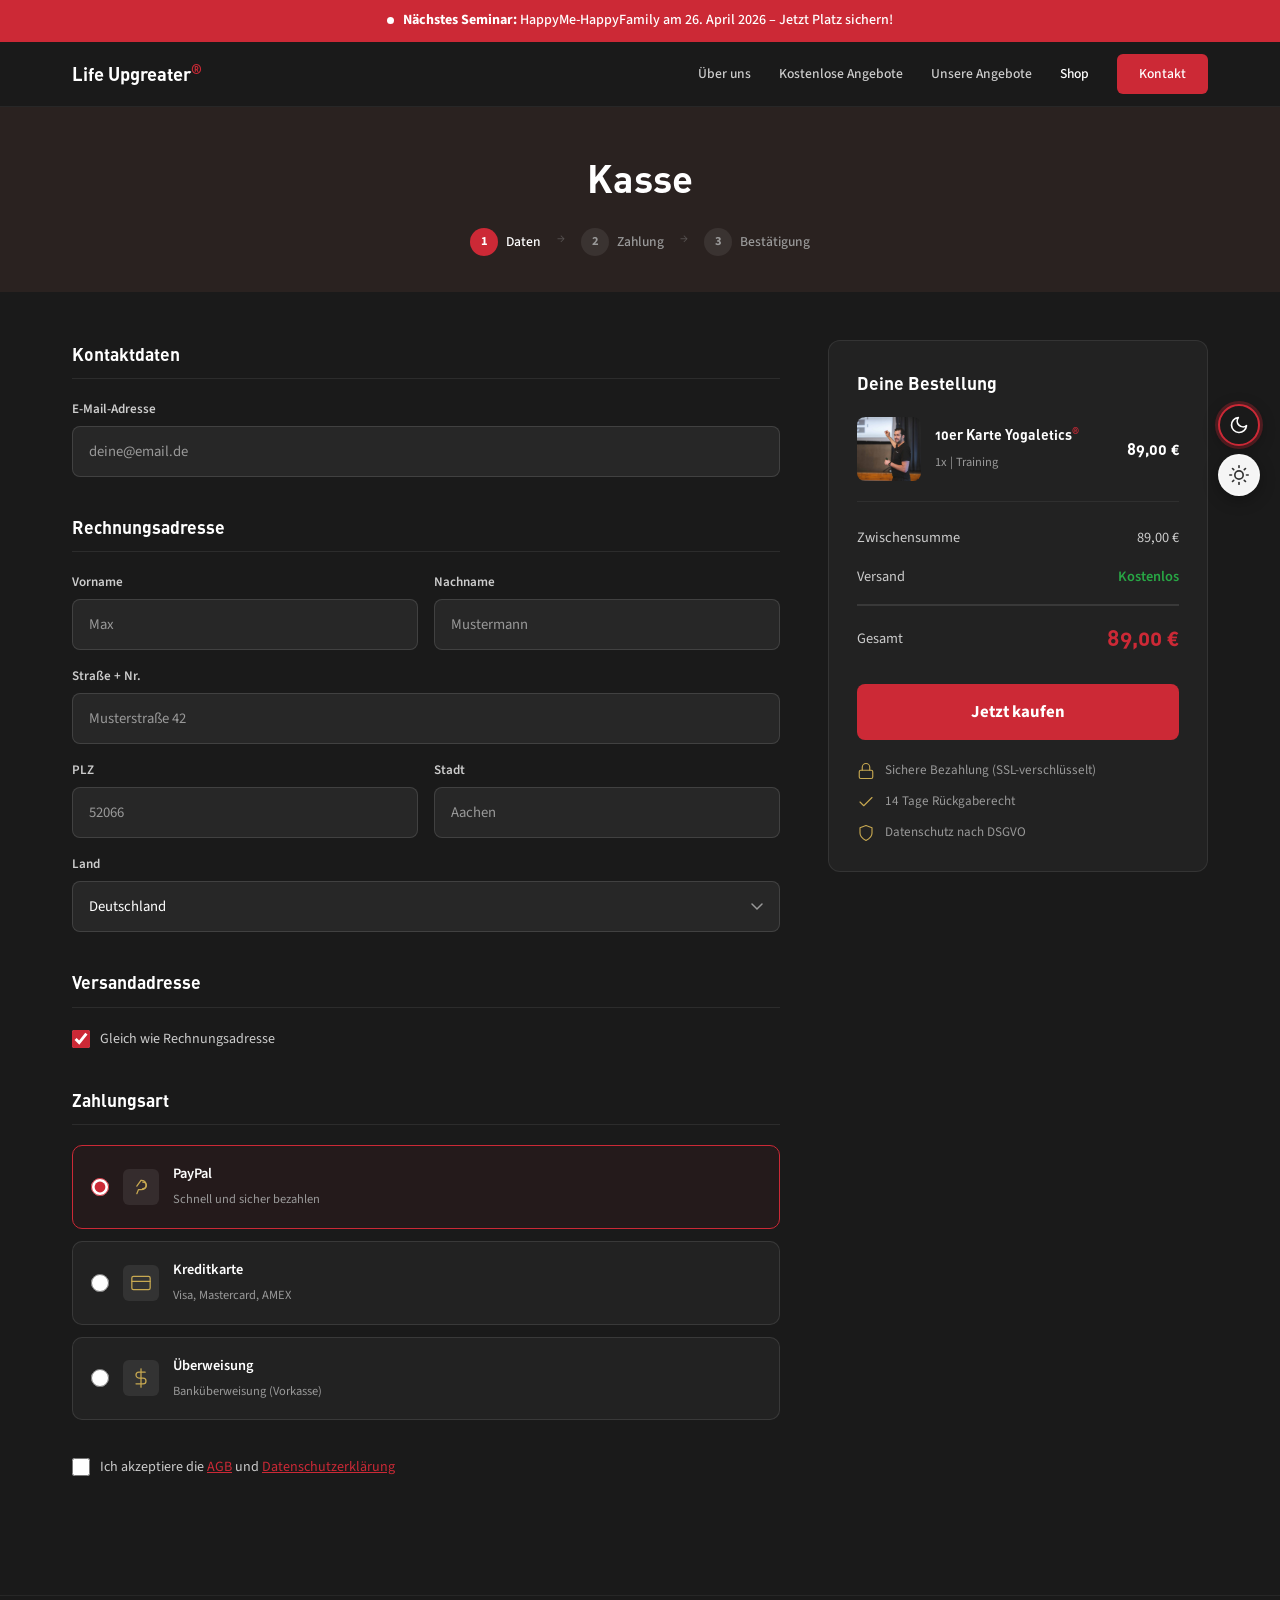
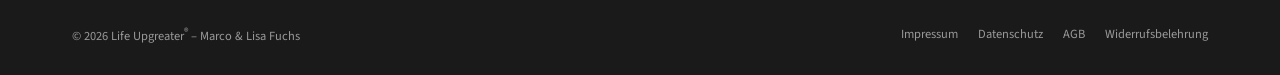
<file: site/checkout.html>
<!DOCTYPE html>
<html lang="de">
<head>
  <meta charset="UTF-8">
  <link rel="icon" type="image/svg+xml" href="favicon.svg">
  <meta name="viewport" content="width=device-width, initial-scale=1.0">
  <title>Kasse – Life Upgreater® Shop</title>
  <link rel="preconnect" href="https://fonts.googleapis.com">
  <link rel="preconnect" href="https://fonts.gstatic.com" crossorigin>
  <link href="https://fonts.googleapis.com/css2?family=Lora:ital,wght@0,400;0,600;1,400&family=Source+Sans+3:wght@300;400;500;600;700&display=swap" rel="stylesheet">
  <style>
    @font-face { font-family: 'DIN Alternate'; src: url('fonts/din-alternate-bold.otf') format('opentype'); font-weight: 700; font-style: normal; font-display: swap; }
    *, *::before, *::after { margin: 0; padding: 0; box-sizing: border-box; }
    :root {
      --bg-dark: #1A1A1A; --bg-dark-warm: #2A2220; --bg-trust: #2A2220;
      --red: #CC2936; --red-hover: #E03040; --white: #FFFFFF; --light-gray: #F5F5F5;
      --gold: #C8A951; --text-light: #CCCCCC; --text-muted: #999999;
      --font-display: 'DIN Alternate', 'Source Sans 3', sans-serif;
      --font-body: 'Source Sans 3', sans-serif; --font-accent: 'Lora', Georgia, serif;
      --max-w: 1200px;
    }
    html { scroll-behavior: smooth; }
    body { font-family: var(--font-body); color: var(--white); background: var(--bg-dark); line-height: 1.6; overflow-x: hidden; -webkit-font-smoothing: antialiased; }
    img { max-width: 100%; display: block; }
    a { text-decoration: none; color: inherit; cursor: pointer; }
    ul { list-style: none; }
    .wrap { max-width: var(--max-w); margin: 0 auto; padding: 0 32px; }
    .btn { display: inline-block; padding: 14px 28px; border-radius: 8px; font-family: var(--font-body); font-weight: 600; font-size: 0.95rem; cursor: pointer; transition: all 0.25s; border: 2px solid transparent; }
    .btn-red { background: var(--red); color: var(--white); border-color: var(--red); }
    .btn-red:hover { background: var(--red-hover); border-color: var(--red-hover); transform: translateY(-2px); box-shadow: 0 6px 20px rgba(204,41,54,0.3); }
    .label { font-size: 0.75rem; font-weight: 700; letter-spacing: 0.18em; text-transform: uppercase; color: var(--red); margin-bottom: 14px; }

    /* Announcement Bar */
    .topbar { display: block; width: 100%; background: var(--red); text-align: center; padding: 11px 16px; font-size: 0.88rem; font-weight: 500; color: #fff; cursor: pointer; transition: background 0.3s; line-height: 1.4; }
    .topbar:hover { background: var(--red-hover); }
    .topbar strong { font-weight: 700; }
    .topbar .pulse { display: inline-block; width: 7px; height: 7px; background: #fff; border-radius: 50%; margin-right: 6px; animation: pulse 1.5s ease infinite; vertical-align: middle; }
    @keyframes pulse { 0%, 100% { opacity: 1; transform: scale(1); } 50% { opacity: 0.4; transform: scale(1.4); } }

    /* NAV (simplified - no sub-nav) */
    .nav { background: var(--bg-dark); position: sticky; top: 0; z-index: 100; border-bottom: 1px solid rgba(255,255,255,0.06); }
    .nav-main { display: flex; align-items: center; justify-content: space-between; height: 64px; max-width: var(--max-w); margin: 0 auto; padding: 0 32px; }
    .nav-logo { font-family: var(--font-display); font-size: 1.15rem; font-weight: 700; white-space: nowrap; }
    .nav-logo sup { color: var(--red); font-size: 0.7em; }
    .nav-links { display: flex; align-items: center; gap: 28px; }
    .nav-links a { font-size: 0.85rem; font-weight: 500; color: var(--text-light); transition: color 0.2s; }
    .nav-links a:hover { color: #fff; }
    .nav-links .active { color: var(--white); }
    .nav-links .nav-cta { background: var(--red); color: #fff !important; padding: 9px 22px; border-radius: 6px; }
    .nav-links .nav-cta:hover { background: var(--red-hover); }
    .nav-hamburger { display: none; flex-direction: column; gap: 5px; background: none; border: none; cursor: pointer; padding: 4px; }
    .nav-hamburger span { width: 24px; height: 2px; background: #fff; border-radius: 2px; }
    .mobile-sub-links { display: none; }

    /* CHECKOUT HEADER */
    .checkout-header { background: var(--bg-dark-warm); padding: 40px 0 36px; }
    .checkout-header h1 { font-family: var(--font-display); font-size: clamp(1.8rem, 3.5vw, 2.4rem); font-weight: 700; margin-bottom: 20px; text-align: center; }
    .steps { display: flex; justify-content: center; gap: 0; max-width: 480px; margin: 0 auto; }
    .step { display: flex; align-items: center; gap: 8px; font-size: 0.85rem; color: var(--text-muted); font-weight: 500; }
    .step.active { color: var(--white); }
    .step-num { width: 28px; height: 28px; border-radius: 50%; background: rgba(255,255,255,0.08); display: flex; align-items: center; justify-content: center; font-size: 0.78rem; font-weight: 700; }
    .step.active .step-num { background: var(--red); color: #fff; }
    .step-arrow { margin: 0 16px; color: var(--text-muted); font-size: 0.8rem; opacity: 0.4; }

    /* CHECKOUT LAYOUT */
    .checkout-section { padding: 48px 0 80px; }
    .checkout-layout { display: grid; grid-template-columns: 1fr 380px; gap: 48px; align-items: start; }

    /* FORM STYLES */
    .form-section { margin-bottom: 36px; }
    .form-section h3 { font-family: var(--font-display); font-size: 1.1rem; font-weight: 700; margin-bottom: 20px; padding-bottom: 10px; border-bottom: 1px solid rgba(255,255,255,0.08); }
    .form-row { display: grid; grid-template-columns: 1fr 1fr; gap: 16px; margin-bottom: 16px; }
    .form-row.full { grid-template-columns: 1fr; }
    .form-group { display: flex; flex-direction: column; }
    .form-group label { font-size: 0.82rem; font-weight: 600; color: var(--text-light); margin-bottom: 6px; }
    .form-group input, .form-group select {
      padding: 14px 16px;
      background: rgba(255,255,255,0.06);
      border: 1px solid rgba(255,255,255,0.12);
      border-radius: 8px;
      color: var(--white);
      font-family: var(--font-body);
      font-size: 0.92rem;
      transition: border-color 0.2s, box-shadow 0.2s;
    }
    .form-group input::placeholder { color: var(--text-muted); }
    .form-group input:focus, .form-group select:focus {
      outline: none;
      border-color: var(--red);
      box-shadow: 0 0 0 3px rgba(204,41,54,0.15);
    }
    .form-group select { cursor: pointer; appearance: none; background-image: url("data:image/svg+xml,%3Csvg xmlns='http://www.w3.org/2000/svg' width='12' height='8' viewBox='0 0 12 8'%3E%3Cpath d='M1 1l5 5 5-5' stroke='%23999' stroke-width='1.5' fill='none' stroke-linecap='round'/%3E%3C/svg%3E"); background-repeat: no-repeat; background-position: right 16px center; padding-right: 40px; }
    .form-group select option { background: #2A2220; color: #fff; }

    /* CHECKBOX */
    .checkbox-row { display: flex; align-items: center; gap: 10px; margin-bottom: 16px; cursor: pointer; }
    .checkbox-row input[type="checkbox"] { width: 18px; height: 18px; accent-color: var(--red); cursor: pointer; }
    .checkbox-row label { font-size: 0.88rem; color: var(--text-light); cursor: pointer; }
    .checkbox-row label a { color: var(--red); text-decoration: underline; }

    /* PAYMENT OPTIONS */
    .payment-options { display: flex; flex-direction: column; gap: 12px; }
    .payment-card { display: flex; align-items: center; gap: 14px; padding: 16px 18px; background: rgba(255,255,255,0.04); border: 1px solid rgba(255,255,255,0.1); border-radius: 10px; cursor: pointer; transition: all 0.2s; }
    .payment-card:hover { border-color: rgba(255,255,255,0.2); background: rgba(255,255,255,0.06); }
    .payment-card.selected { border-color: var(--red); background: rgba(204,41,54,0.06); }
    .payment-card input[type="radio"] { width: 18px; height: 18px; accent-color: var(--red); cursor: pointer; flex-shrink: 0; }
    .payment-icon { width: 36px; height: 36px; background: rgba(255,255,255,0.08); border-radius: 6px; display: flex; align-items: center; justify-content: center; flex-shrink: 0; }
    .payment-icon svg { width: 20px; height: 20px; stroke: var(--gold); fill: none; stroke-width: 1.5; stroke-linecap: round; stroke-linejoin: round; }
    .payment-info { flex: 1; }
    .payment-info strong { font-size: 0.9rem; font-weight: 600; display: block; margin-bottom: 1px; }
    .payment-info span { font-size: 0.78rem; color: var(--text-muted); }

    /* ORDER SUMMARY SIDEBAR */
    .order-summary { background: rgba(255,255,255,0.04); border: 1px solid rgba(255,255,255,0.08); border-radius: 12px; padding: 28px; position: sticky; top: 90px; }
    .order-summary h3 { font-family: var(--font-display); font-size: 1.1rem; font-weight: 700; margin-bottom: 20px; }
    .order-product { display: flex; gap: 14px; align-items: center; padding-bottom: 20px; margin-bottom: 16px; border-bottom: 1px solid rgba(255,255,255,0.06); }
    .order-product-img { width: 64px; height: 64px; border-radius: 8px; overflow: hidden; background: #222; flex-shrink: 0; }
    .order-product-img img { width: 100%; height: 100%; object-fit: cover; }
    .order-product-info { flex: 1; }
    .order-product-info h4 { font-family: var(--font-display); font-size: 0.88rem; font-weight: 700; margin-bottom: 2px; }
    .order-product-info h4 sup { color: var(--red); font-size: 0.6em; }
    .order-product-info span { font-size: 0.78rem; color: var(--text-muted); }
    .order-product-price { font-family: var(--font-display); font-size: 1rem; font-weight: 700; white-space: nowrap; }
    .summary-row { display: flex; justify-content: space-between; align-items: center; padding: 8px 0; font-size: 0.9rem; color: var(--text-light); }
    .summary-row .free { color: #28a745; font-weight: 600; }
    .summary-row.total { border-top: 2px solid rgba(255,255,255,0.1); margin-top: 8px; padding-top: 14px; }
    .summary-row.total span:last-child { font-family: var(--font-display); font-size: 1.4rem; font-weight: 700; color: var(--red); }
    .buy-btn { display: block; width: 100%; padding: 16px; background: var(--red); color: #fff; border: none; border-radius: 8px; font-family: var(--font-body); font-size: 1.05rem; font-weight: 700; cursor: pointer; transition: all 0.25s; margin-top: 20px; margin-bottom: 20px; }
    .buy-btn:hover { background: var(--red-hover); transform: translateY(-2px); box-shadow: 0 6px 20px rgba(204,41,54,0.3); }

    /* TRUST BADGES */
    .trust-badges { display: flex; flex-direction: column; gap: 10px; }
    .trust-badge { display: flex; align-items: center; gap: 10px; font-size: 0.82rem; color: var(--text-muted); }
    .trust-badge svg { width: 18px; height: 18px; stroke: var(--gold); fill: none; stroke-width: 1.5; stroke-linecap: round; stroke-linejoin: round; flex-shrink: 0; }

    /* FOOTER (simplified) */
    .footer { background: var(--bg-dark); border-top: 1px solid rgba(255,255,255,0.06); padding: 28px 0; }
    .footer-bottom { display: flex; justify-content: space-between; align-items: center; flex-wrap: wrap; gap: 12px; }
    .footer-bottom p { font-size: 0.78rem; color: var(--text-muted); }
    .footer-legal { display: flex; gap: 20px; flex-wrap: wrap; }
    .footer-legal a { font-size: 0.78rem; color: var(--text-muted); text-decoration: none; transition: color 0.2s; }
    .footer-legal a:hover { color: #fff; }

    .fade-up { opacity: 0; transform: translateY(28px); transition: opacity 0.6s ease, transform 0.6s ease; }
    .fade-up.vis { opacity: 1; transform: translateY(0); }
    .d1 { transition-delay: 0.1s; } .d2 { transition-delay: 0.2s; } .d3 { transition-delay: 0.3s; }

    /* THEME SWITCHER */
    .theme-switcher { position: fixed; right: 20px; top: 50%; transform: translateY(-50%); z-index: 999; display: flex; flex-direction: column; gap: 8px; }
    .theme-btn { width: 42px; height: 42px; border-radius: 50%; border: 2px solid rgba(255,255,255,0.3); cursor: pointer; transition: all 0.3s; display: flex; align-items: center; justify-content: center; box-shadow: 0 4px 16px rgba(0,0,0,0.3); position: relative; }
    .theme-btn:hover { transform: scale(1.12); }
    .theme-btn.active { border-color: var(--red); box-shadow: 0 0 0 3px rgba(204,41,54,0.3), 0 4px 16px rgba(0,0,0,0.3); }
    .theme-btn svg { width: 20px; height: 20px; }
    .theme-btn-dark { background: #1A1A1A; } .theme-btn-dark svg { stroke: #fff; fill: none; stroke-width: 2; }
    .theme-btn-light { background: #F5F5F5; } .theme-btn-light svg { stroke: #333; fill: none; stroke-width: 2; }
    .theme-label { position: absolute; right: 52px; white-space: nowrap; background: rgba(0,0,0,0.85); color: #fff; font-size: 0.75rem; font-weight: 600; padding: 5px 10px; border-radius: 4px; opacity: 0; pointer-events: none; transition: opacity 0.2s; }
    .theme-btn:hover .theme-label { opacity: 1; }

    /* LIGHT THEME */
    body.light { --bg-dark: #FAFAFA; --bg-dark-warm: #F0EDEA; --bg-trust: #F0EDEA; --white: #1A1A1A; --text-light: #444444; --text-muted: #777777; --gold: #A38932; }
    body.light { background: #FAFAFA; color: #1A1A1A; }
    body.light .nav { background: #fff; border-bottom-color: rgba(0,0,0,0.08); }
    body.light .nav-links a { color: #555; } body.light .nav-links a:hover { color: #1A1A1A; }
    body.light .nav-links .active { color: #1A1A1A; } body.light .nav-hamburger span { background: #1A1A1A; }
    body.light .checkout-header { background: #F0EDEA; }
    body.light .step-num { background: rgba(0,0,0,0.06); }
    body.light .form-section h3 { border-bottom-color: rgba(0,0,0,0.08); }
    body.light .form-group input, body.light .form-group select { background: #fff; border-color: rgba(0,0,0,0.15); color: #1A1A1A; }
    body.light .form-group input::placeholder { color: #aaa; }
    body.light .form-group select option { background: #fff; color: #1A1A1A; }
    body.light .payment-card { background: #fff; border-color: rgba(0,0,0,0.1); }
    body.light .payment-card:hover { border-color: rgba(0,0,0,0.2); background: #fafafa; }
    body.light .payment-card.selected { border-color: var(--red); background: rgba(204,41,54,0.04); }
    body.light .payment-icon { background: rgba(0,0,0,0.04); }
    body.light .order-summary { background: #fff; border-color: rgba(0,0,0,0.08); box-shadow: 0 2px 16px rgba(0,0,0,0.06); }
    body.light .order-product { border-bottom-color: rgba(0,0,0,0.06); }
    body.light .order-product-img { background: #f0f0f0; }
    body.light .summary-row.total { border-top-color: rgba(0,0,0,0.1); }
    body.light .btn-red { color: #fff !important; }
    body.light .nav-links .nav-cta { color: #fff !important; }
    body.light .theme-btn { border-color: rgba(0,0,0,0.15); }
    body.light .theme-label { background: rgba(0,0,0,0.75); }
    body.light .footer { background: #1A1A1A; color: #fff; }
    body.light .footer-bottom p { color: #ccc; }
    body.light .footer-legal a { color: #ccc; }
    body.light .footer-legal a:hover { color: #fff; }

    @media (max-width: 960px) {
      .nav-links { display: none; }
      .nav-hamburger { display: flex; }
      .nav-links.open { display: flex; flex-direction: column; position: absolute; top: 64px; left: 0; right: 0; background: var(--bg-dark); padding: 20px 32px; gap: 16px; border-bottom: 1px solid rgba(255,255,255,0.06); z-index: 200; }
      .checkout-layout { grid-template-columns: 1fr; }
      .order-summary { position: static; }
      .theme-label { display: none; }
    }
    @media (max-width: 600px) {
      .wrap { padding: 0 20px; }
      .form-row { grid-template-columns: 1fr; }
      .steps { flex-wrap: wrap; justify-content: center; gap: 4px; }
      .step-arrow { margin: 0 8px; }
      .footer-bottom { flex-direction: column; text-align: center; }
      .footer-legal { justify-content: center; }
    }
  </style>
</head>
<body>

<!-- Announcement Bar -->
<div class="topbar" onclick="location.href='happyme-happyfamily.html'">
  <span class="pulse"></span>
  <strong>Nächstes Seminar:</strong> HappyMe-HappyFamily am 26. April 2026 – Jetzt Platz sichern!
</div>

<!-- NAV (simplified) -->
<nav class="nav">
  <div class="nav-main">
    <a href="index.html" class="nav-logo">Life Upgreater<sup>&reg;</sup></a>
    <div class="nav-links" id="navLinks">
      <a href="ueber-uns.html">Über uns</a>
      <a href="index.html#kostenlos">Kostenlose Angebote</a>
      <a href="index.html#angebote">Unsere Angebote</a>
      <a href="shop.html" class="active">Shop</a>
      <a href="#" class="nav-cta">Kontakt</a>
    </div>
    <button class="nav-hamburger" id="navToggle" aria-label="Menü"><span></span><span></span><span></span></button>
  </div>
</nav>

<!-- CHECKOUT HEADER -->
<section class="checkout-header">
  <div class="wrap">
    <h1 class="fade-up">Kasse</h1>
    <div class="steps fade-up d1">
      <div class="step active"><span class="step-num">1</span> Daten</div>
      <span class="step-arrow">→</span>
      <div class="step"><span class="step-num">2</span> Zahlung</div>
      <span class="step-arrow">→</span>
      <div class="step"><span class="step-num">3</span> Bestätigung</div>
    </div>
  </div>
</section>

<!-- CHECKOUT CONTENT -->
<section class="checkout-section">
  <div class="wrap">
    <div class="checkout-layout">
      <!-- LEFT: Form -->
      <div>
        <form id="checkoutForm" onsubmit="return false;">
          <!-- Kontaktdaten -->
          <div class="form-section fade-up">
            <h3>Kontaktdaten</h3>
            <div class="form-row full">
              <div class="form-group">
                <label for="email">E-Mail-Adresse</label>
                <input type="email" id="email" placeholder="deine@email.de" required>
              </div>
            </div>
          </div>

          <!-- Rechnungsadresse -->
          <div class="form-section fade-up d1">
            <h3>Rechnungsadresse</h3>
            <div class="form-row">
              <div class="form-group">
                <label for="firstName">Vorname</label>
                <input type="text" id="firstName" placeholder="Max" required>
              </div>
              <div class="form-group">
                <label for="lastName">Nachname</label>
                <input type="text" id="lastName" placeholder="Mustermann" required>
              </div>
            </div>
            <div class="form-row full">
              <div class="form-group">
                <label for="street">Straße + Nr.</label>
                <input type="text" id="street" placeholder="Musterstraße 42" required>
              </div>
            </div>
            <div class="form-row">
              <div class="form-group">
                <label for="zip">PLZ</label>
                <input type="text" id="zip" placeholder="52066" required>
              </div>
              <div class="form-group">
                <label for="city">Stadt</label>
                <input type="text" id="city" placeholder="Aachen" required>
              </div>
            </div>
            <div class="form-row full">
              <div class="form-group">
                <label for="country">Land</label>
                <select id="country">
                  <option value="DE" selected>Deutschland</option>
                  <option value="AT">Österreich</option>
                  <option value="CH">Schweiz</option>
                </select>
              </div>
            </div>
          </div>

          <!-- Versandadresse -->
          <div class="form-section fade-up d2">
            <h3>Versandadresse</h3>
            <div class="checkbox-row">
              <input type="checkbox" id="sameAddress" checked>
              <label for="sameAddress">Gleich wie Rechnungsadresse</label>
            </div>
          </div>

          <!-- Zahlungsart -->
          <div class="form-section fade-up d3">
            <h3>Zahlungsart</h3>
            <div class="payment-options">
              <label class="payment-card selected">
                <input type="radio" name="payment" value="paypal" checked>
                <div class="payment-icon">
                  <svg viewBox="0 0 24 24"><path d="M7 11l5-7"/><path d="M12 4c3.5 0 6 2 6 5.5S15.5 15 12 15H9l-2 5"/><path d="M14 6c2.5 0 4.5 1.5 4.5 4S16.5 14 14 14"/></svg>
                </div>
                <div class="payment-info">
                  <strong>PayPal</strong>
                  <span>Schnell und sicher bezahlen</span>
                </div>
              </label>
              <label class="payment-card">
                <input type="radio" name="payment" value="kreditkarte">
                <div class="payment-icon">
                  <svg viewBox="0 0 24 24"><rect x="1" y="4" width="22" height="16" rx="2" ry="2"/><line x1="1" y1="10" x2="23" y2="10"/></svg>
                </div>
                <div class="payment-info">
                  <strong>Kreditkarte</strong>
                  <span>Visa, Mastercard, AMEX</span>
                </div>
              </label>
              <label class="payment-card">
                <input type="radio" name="payment" value="ueberweisung">
                <div class="payment-icon">
                  <svg viewBox="0 0 24 24"><line x1="12" y1="1" x2="12" y2="23"/><path d="M17 5H9.5a3.5 3.5 0 0 0 0 7h5a3.5 3.5 0 0 1 0 7H6"/></svg>
                </div>
                <div class="payment-info">
                  <strong>Überweisung</strong>
                  <span>Banküberweisung (Vorkasse)</span>
                </div>
              </label>
            </div>
          </div>

          <!-- AGB Checkbox -->
          <div class="form-section fade-up">
            <div class="checkbox-row">
              <input type="checkbox" id="agb" required>
              <label for="agb">Ich akzeptiere die <a href="#">AGB</a> und <a href="#">Datenschutzerklärung</a></label>
            </div>
          </div>
        </form>
      </div>

      <!-- RIGHT: Order Summary -->
      <div class="order-summary fade-up d1">
        <h3>Deine Bestellung</h3>
        <div class="order-product">
          <div class="order-product-img">
            <img src="img/hero-marco.jpg" alt="10er Karte Yogaletics">
          </div>
          <div class="order-product-info">
            <h4>10er Karte Yogaletics<sup>&reg;</sup></h4>
            <span>1x | Training</span>
          </div>
          <div class="order-product-price">89,00 €</div>
        </div>
        <div class="summary-row">
          <span>Zwischensumme</span>
          <span>89,00 €</span>
        </div>
        <div class="summary-row">
          <span>Versand</span>
          <span class="free">Kostenlos</span>
        </div>
        <div class="summary-row total">
          <span>Gesamt</span>
          <span>89,00 €</span>
        </div>
        <button class="buy-btn" id="buyBtn">Jetzt kaufen</button>
        <div class="trust-badges">
          <div class="trust-badge">
            <svg viewBox="0 0 24 24"><rect x="3" y="11" width="18" height="11" rx="2" ry="2"/><path d="M7 11V7a5 5 0 0 1 10 0v4"/></svg>
            Sichere Bezahlung (SSL-verschlüsselt)
          </div>
          <div class="trust-badge">
            <svg viewBox="0 0 24 24"><polyline points="20 6 9 17 4 12"/></svg>
            14 Tage Rückgaberecht
          </div>
          <div class="trust-badge">
            <svg viewBox="0 0 24 24"><path d="M12 22s8-4 8-10V5l-8-3-8 3v7c0 6 8 10 8 10z"/></svg>
            Datenschutz nach DSGVO
          </div>
        </div>
      </div>
    </div>
  </div>
</section>

<!-- FOOTER (simplified) -->
<footer class="footer">
  <div class="wrap">
    <div class="footer-bottom">
      <p>&copy; 2026 Life Upgreater<sup>&reg;</sup> – Marco &amp; Lisa Fuchs</p>
      <div class="footer-legal">
        <a href="#">Impressum</a><a href="#">Datenschutz</a><a href="#">AGB</a><a href="#">Widerrufsbelehrung</a>
      </div>
    </div>
  </div>
</footer>

<!-- Theme Switcher -->
<div class="theme-switcher" id="themeSwitcher">
  <button class="theme-btn theme-btn-dark active" data-theme="dark"><span class="theme-label">Dunkel</span><svg viewBox="0 0 24 24"><path d="M21 12.79A9 9 0 1 1 11.21 3 7 7 0 0 0 21 12.79z" stroke-linecap="round" stroke-linejoin="round"/></svg></button>
  <button class="theme-btn theme-btn-light" data-theme="light"><span class="theme-label">Hell</span><svg viewBox="0 0 24 24"><circle cx="12" cy="12" r="5" stroke-linecap="round" stroke-linejoin="round"/><line x1="12" y1="1" x2="12" y2="3" stroke-linecap="round"/><line x1="12" y1="21" x2="12" y2="23" stroke-linecap="round"/><line x1="4.22" y1="4.22" x2="5.64" y2="5.64" stroke-linecap="round"/><line x1="18.36" y1="18.36" x2="19.78" y2="19.78" stroke-linecap="round"/><line x1="1" y1="12" x2="3" y2="12" stroke-linecap="round"/><line x1="21" y1="12" x2="23" y2="12" stroke-linecap="round"/><line x1="4.22" y1="19.78" x2="5.64" y2="18.36" stroke-linecap="round"/><line x1="18.36" y1="5.64" x2="19.78" y2="4.22" stroke-linecap="round"/></svg></button>
</div>

<script>
  // Nav toggle
  (function() {
    document.getElementById('navToggle').addEventListener('click', function() {
      document.getElementById('navLinks').classList.toggle('open');
    });
  })();

  // Scroll reveal
  var obs = new IntersectionObserver(function(entries) {
    entries.forEach(function(e) { if (e.isIntersecting) { e.target.classList.add('vis'); obs.unobserve(e.target); } });
  }, { threshold: 0.08 });
  document.querySelectorAll('.fade-up').forEach(function(el) { obs.observe(el); });

  // Payment card selection
  (function() {
    var cards = document.querySelectorAll('.payment-card');
    cards.forEach(function(card) {
      card.addEventListener('click', function() {
        cards.forEach(function(c) { c.classList.remove('selected'); });
        card.classList.add('selected');
      });
    });
  })();

  // Buy button
  document.getElementById('buyBtn').addEventListener('click', function() {
    var agb = document.getElementById('agb');
    if (!agb.checked) {
      agb.focus();
      agb.parentElement.style.color = 'var(--red)';
      setTimeout(function() { agb.parentElement.style.color = ''; }, 2000);
      return;
    }
    alert('Vielen Dank für Deine Bestellung! Du erhältst eine Bestätigungsmail.');
  });

  // Theme Switcher
  (function() {
    var sw = document.getElementById('themeSwitcher');
    if (!sw) return;
    var btns = sw.querySelectorAll('.theme-btn');
    function applyTheme(theme) {
      if (theme === 'light') { document.body.classList.add('light'); }
      else { document.body.classList.remove('light'); }
      for (var j = 0; j < btns.length; j++) {
        btns[j].classList.toggle('active', btns[j].getAttribute('data-theme') === theme);
      }
      try { localStorage.setItem('lu_theme', theme); } catch(e) {}
    }
    try { var saved = localStorage.getItem('lu_theme'); if (saved) applyTheme(saved); } catch(e) {}
    for (var i = 0; i < btns.length; i++) {
      (function(btn) {
        btn.addEventListener('click', function(e) {
          e.preventDefault(); e.stopPropagation();
          applyTheme(btn.getAttribute('data-theme'));
        });
      })(btns[i]);
    }
  })();
</script>

</body>
</html>
</file>
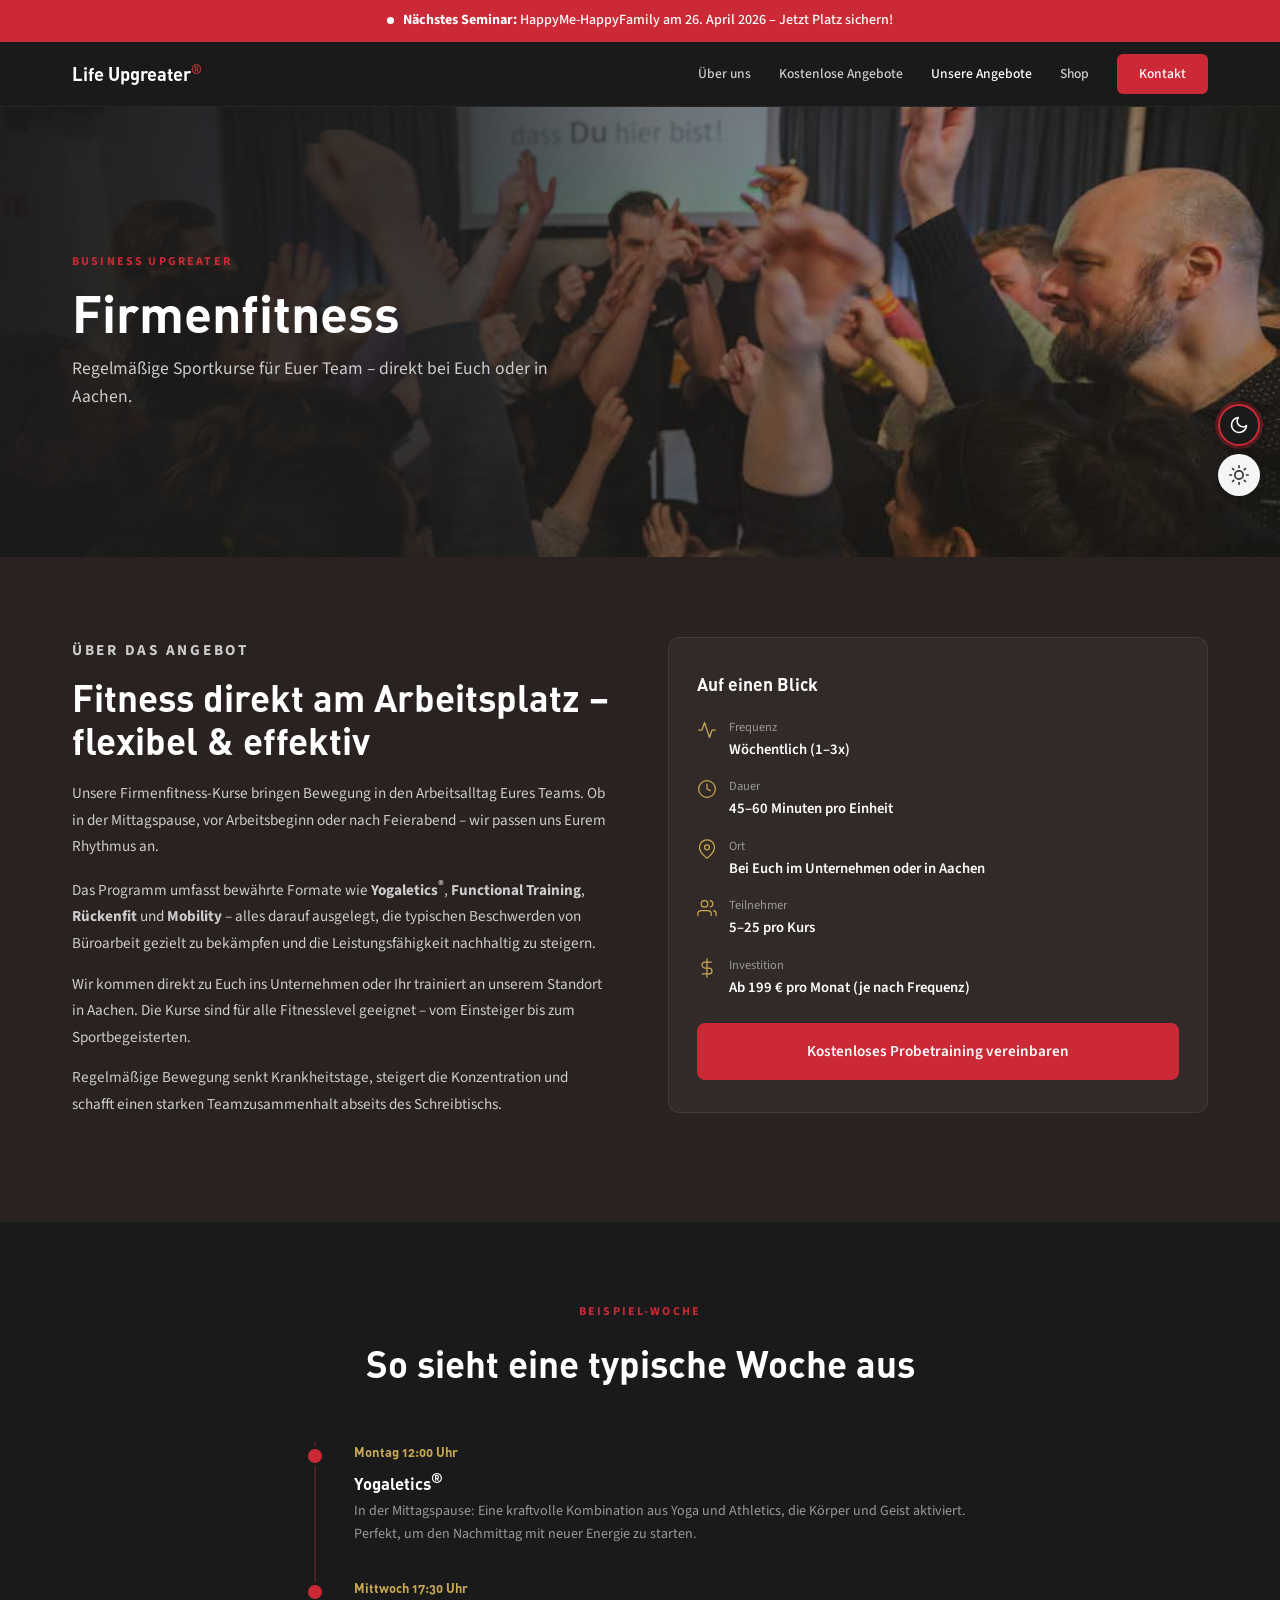
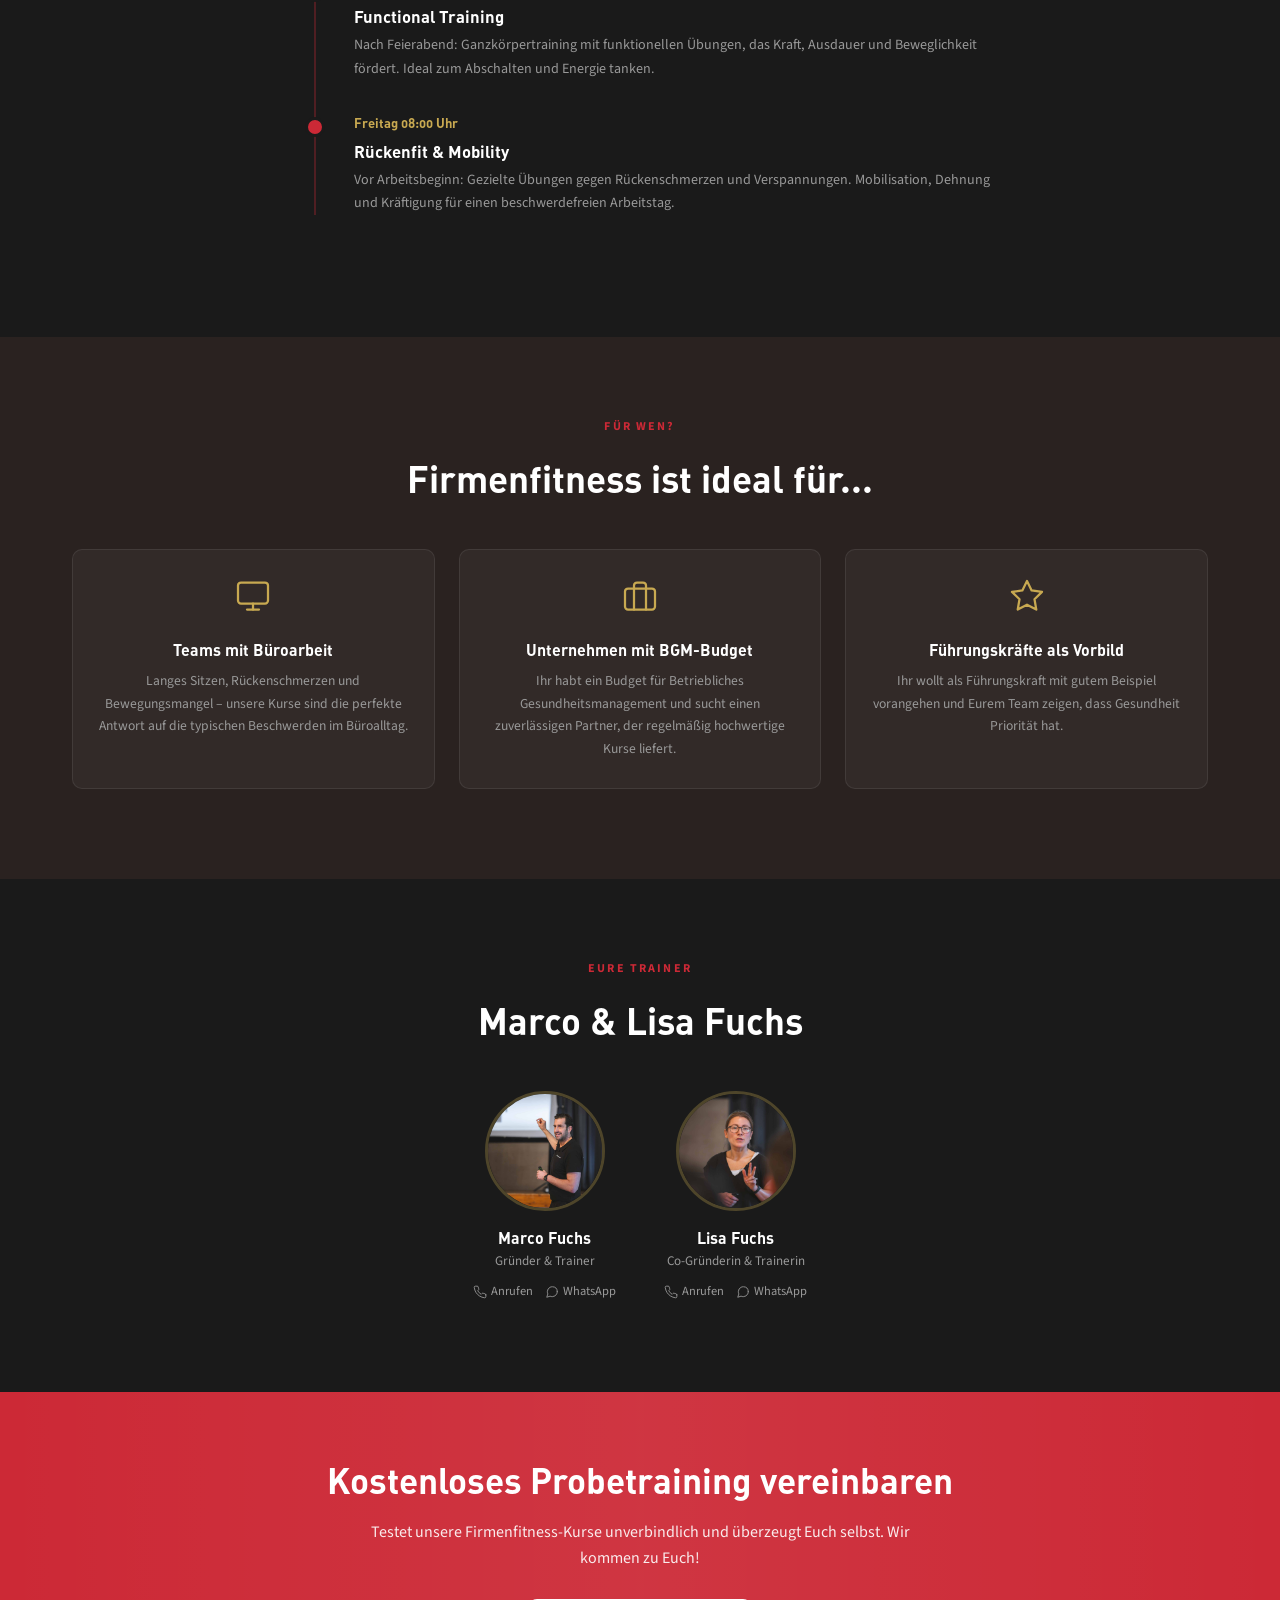
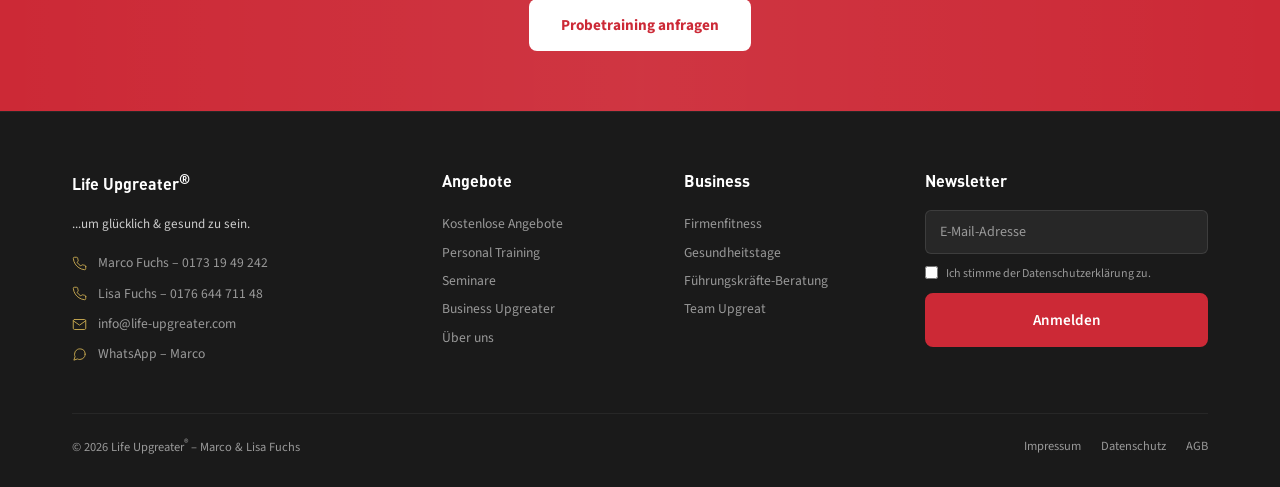
<file: site/firmenfitness.html>
<!DOCTYPE html>
<html lang="de">
<head>
  <meta charset="UTF-8">
  <link rel="icon" type="image/svg+xml" href="favicon.svg">
  <meta name="viewport" content="width=device-width, initial-scale=1.0">
  <title>Firmenfitness – Life Upgreater®</title>
  <link rel="preconnect" href="https://fonts.googleapis.com">
  <link rel="preconnect" href="https://fonts.gstatic.com" crossorigin>
  <link href="https://fonts.googleapis.com/css2?family=Lora:ital,wght@0,400;0,600;1,400&family=Source+Sans+3:wght@300;400;500;600;700&display=swap" rel="stylesheet">
  <style>
    @font-face { font-family: 'DIN Alternate'; src: url('fonts/din-alternate-bold.otf') format('opentype'); font-weight: 700; font-style: normal; font-display: swap; }
    *, *::before, *::after { margin: 0; padding: 0; box-sizing: border-box; }
    :root {
      --bg-dark: #1A1A1A; --bg-dark-warm: #2A2220; --bg-trust: #2A2220;
      --red: #CC2936; --red-hover: #E03040; --white: #FFFFFF; --light-gray: #F5F5F5;
      --gold: #C8A951; --text-light: #CCCCCC; --text-muted: #999999;
      --font-display: 'DIN Alternate', 'Source Sans 3', sans-serif;
      --font-body: 'Source Sans 3', sans-serif; --font-accent: 'Lora', Georgia, serif;
      --max-w: 1200px;
    }
    html { scroll-behavior: smooth; }
    body { font-family: var(--font-body); color: var(--white); background: var(--bg-dark); line-height: 1.6; overflow-x: hidden; -webkit-font-smoothing: antialiased; }
    img { max-width: 100%; display: block; }
    a { text-decoration: none; color: inherit; cursor: pointer; }
    ul { list-style: none; }
    .wrap { max-width: var(--max-w); margin: 0 auto; padding: 0 32px; }
    .btn { display: inline-block; padding: 14px 28px; border-radius: 8px; font-family: var(--font-body); font-weight: 600; font-size: 0.95rem; cursor: pointer; transition: all 0.25s; border: 2px solid transparent; }
    .btn-red { background: var(--red); color: var(--white); border-color: var(--red); }
    .btn-red:hover { background: var(--red-hover); border-color: var(--red-hover); transform: translateY(-2px); box-shadow: 0 6px 20px rgba(204,41,54,0.3); }
    .btn-ghost { background: transparent; color: var(--white); border-color: rgba(255,255,255,0.5); }
    .btn-ghost:hover { background: rgba(255,255,255,0.08); }
    .label { font-size: 0.75rem; font-weight: 700; letter-spacing: 0.18em; text-transform: uppercase; color: var(--red); margin-bottom: 14px; }

    /* NAV */
    /* Announcement Bar */
    .topbar { display: block; width: 100%; background: var(--red); text-align: center; padding: 11px 16px; font-size: 0.88rem; font-weight: 500; color: #fff; cursor: pointer; transition: background 0.3s; line-height: 1.4; }
    .topbar:hover { background: var(--red-hover); }
    .topbar strong { font-weight: 700; }
    .topbar .pulse { display: inline-block; width: 7px; height: 7px; background: #fff; border-radius: 50%; margin-right: 6px; animation: pulse 1.5s ease infinite; vertical-align: middle; }
    @keyframes pulse { 0%, 100% { opacity: 1; transform: scale(1); } 50% { opacity: 0.4; transform: scale(1.4); } }

    .nav { background: var(--bg-dark); position: sticky; top: 0; z-index: 100; border-bottom: 1px solid rgba(255,255,255,0.06); }
    .nav-main { display: flex; align-items: center; justify-content: space-between; height: 64px; max-width: var(--max-w); margin: 0 auto; padding: 0 32px; }
    .nav-logo { font-family: var(--font-display); font-size: 1.15rem; font-weight: 700; white-space: nowrap; }
    .nav-logo sup { color: var(--red); font-size: 0.7em; }
    .nav-links { display: flex; align-items: center; gap: 28px; }
    .nav-links a { font-size: 0.85rem; font-weight: 500; color: var(--text-light); transition: color 0.2s; }
    .nav-links a:hover { color: #fff; }
    .nav-links .active { color: var(--white); }
    .nav-links .nav-cta { background: var(--red); color: #fff !important; padding: 9px 22px; border-radius: 6px; }
    .nav-links .nav-cta:hover { background: var(--red-hover); } { background: #222; border-bottom: 1px solid rgba(255,255,255,0.06); }-inner { max-width: var(--max-w); margin: 0 auto; padding: 14px 32px; display: grid; grid-template-columns: repeat(4, 1fr); gap: 32px; }-item { display: block; padding: 10px 14px; border-radius: 6px; text-decoration: none; color: inherit; cursor: pointer; transition: background 0.2s, border-color 0.2s; border: 1px solid transparent; }-item:hover { background: rgba(255,255,255,0.06); border-color: rgba(255,255,255,0.1); }-item h4 { font-family: var(--font-display); font-size: 0.9rem; font-weight: 700; margin-bottom: 2px; }-item h4::after { content: ' \2192'; opacity: 0; transition: opacity 0.2s; }-item:hover h4::after { opacity: 1; }-item p { font-size: 0.78rem; color: var(--text-muted); line-height: 1.4; }
    .nav-hamburger { display: none; flex-direction: column; gap: 5px; background: none; border: none; cursor: pointer; padding: 4px; }
    .nav-hamburger span { width: 24px; height: 2px; background: #fff; border-radius: 2px; }

    /* HERO */
    .hero-sub-page { position: relative; min-height: 50vh; display: flex; align-items: center; background: var(--bg-dark); overflow: hidden; }
    .hero-sub-page .hero-img { position: absolute; inset: 0; background: url('img/business-team.jpg') center center / cover no-repeat; }
    .hero-sub-page .hero-img::after { content: ''; position: absolute; inset: 0; background: linear-gradient(to right, rgba(26,26,26,0.95) 0%, rgba(26,26,26,0.82) 35%, rgba(26,26,26,0.4) 65%, rgba(26,26,26,0.25) 100%); }
    .hero-sub-page .hero-body { position: relative; z-index: 2; max-width: var(--max-w); margin: 0 auto; padding: 0 32px; width: 100%; }
    .hero-sub-page h1 { font-family: var(--font-display); font-size: clamp(2rem, 4.5vw, 3.2rem); font-weight: 700; line-height: 1.1; max-width: 560px; margin-bottom: 14px; }
    .hero-sub-page .hero-subtitle { font-size: 1.1rem; color: var(--text-light); max-width: 500px; line-height: 1.6; }

    /* OVERVIEW */
    .overview { background: var(--bg-dark-warm); padding: 80px 0 90px; }
    .overview-grid { display: grid; grid-template-columns: 1fr 1fr; gap: 56px; align-items: start; }
    .overview-text h2 { font-family: var(--font-display); font-size: clamp(1.6rem, 3.5vw, 2.3rem); font-weight: 700; line-height: 1.15; margin-bottom: 18px; }
    .overview-text p { font-size: 0.95rem; color: var(--text-light); line-height: 1.75; margin-bottom: 14px; }
    .overview-sidebar { background: rgba(255,255,255,0.04); border: 1px solid rgba(255,255,255,0.08); border-radius: 12px; padding: 32px 28px; }
    .overview-sidebar h3 { font-family: var(--font-display); font-size: 1.1rem; font-weight: 700; margin-bottom: 20px; }
    .sidebar-item { display: flex; align-items: flex-start; gap: 12px; margin-bottom: 16px; }
    .sidebar-item svg { width: 20px; height: 20px; stroke: var(--gold); fill: none; stroke-width: 1.5; stroke-linecap: round; stroke-linejoin: round; flex-shrink: 0; margin-top: 2px; }
    .sidebar-label { font-size: 0.78rem; color: var(--text-muted); }
    .sidebar-value { font-size: 0.92rem; font-weight: 600; }
    .sidebar-cta { margin-top: 24px; }
    .sidebar-cta .btn { width: 100%; text-align: center; }

    /* PROGRAMME */
    .programme { background: var(--bg-dark); padding: 80px 0 90px; }
    .programme-head { text-align: center; margin-bottom: 48px; }
    .programme-head h2 { font-family: var(--font-display); font-size: clamp(1.6rem, 3.5vw, 2.3rem); font-weight: 700; }
    .programme-timeline { max-width: 700px; margin: 0 auto; position: relative; }
    .programme-timeline::before { content: ''; position: absolute; left: 24px; top: 0; bottom: 0; width: 2px; background: rgba(204,41,54,0.3); }
    .prog-item { position: relative; padding-left: 64px; margin-bottom: 32px; }
    .prog-dot { position: absolute; left: 15px; top: 4px; width: 20px; height: 20px; background: var(--red); border-radius: 50%; border: 3px solid var(--bg-dark); }
    .prog-time { font-family: var(--font-display); font-size: 0.82rem; font-weight: 700; color: var(--gold); margin-bottom: 4px; }
    .prog-item h3 { font-family: var(--font-display); font-size: 1.05rem; font-weight: 700; margin-bottom: 4px; }
    .prog-item p { font-size: 0.88rem; color: var(--text-muted); line-height: 1.65; }

    /* FOR WHOM */
    .for-whom { background: var(--bg-dark-warm); padding: 80px 0 90px; }
    .for-whom-head { text-align: center; margin-bottom: 40px; }
    .for-whom-head h2 { font-family: var(--font-display); font-size: clamp(1.6rem, 3.5vw, 2.3rem); font-weight: 700; }
    .for-whom-grid { display: grid; grid-template-columns: repeat(3, 1fr); gap: 24px; }
    .for-whom-card { background: rgba(255,255,255,0.04); border: 1px solid rgba(255,255,255,0.08); border-radius: 10px; padding: 28px 24px; text-align: center; transition: transform 0.3s, border-color 0.3s; }
    .for-whom-card:hover { transform: translateY(-4px); border-color: rgba(204,41,54,0.3); }
    .for-whom-card svg { width: 36px; height: 36px; stroke: var(--gold); fill: none; stroke-width: 1.5; stroke-linecap: round; stroke-linejoin: round; margin: 0 auto 14px; }
    .for-whom-card h4 { font-family: var(--font-display); font-size: 1rem; font-weight: 700; margin-bottom: 8px; }
    .for-whom-card p { font-size: 0.85rem; color: var(--text-muted); line-height: 1.65; }

    /* TRAINERS */
    .trainers { background: var(--bg-dark); padding: 80px 0 90px; }
    .trainers-head { text-align: center; margin-bottom: 40px; }
    .trainers-head h2 { font-family: var(--font-display); font-size: clamp(1.6rem, 3.5vw, 2.3rem); font-weight: 700; }
    .trainers-row { display: flex; justify-content: center; gap: 48px; }
    .trainer-mini { text-align: center; }
    .trainer-mini img { width: 120px; height: 120px; border-radius: 50%; object-fit: cover; margin: 0 auto 14px; border: 3px solid rgba(200,169,81,0.3); }
    .trainer-mini h4 { font-family: var(--font-display); font-size: 1rem; font-weight: 700; }
    .trainer-mini p { font-size: 0.82rem; color: var(--text-muted); }
    .trainer-mini .trainer-contact { display: flex; justify-content: center; gap: 12px; margin-top: 10px; }
    .trainer-mini .trainer-contact a { font-size: 0.78rem; color: var(--text-muted); display: flex; align-items: center; gap: 4px; transition: color 0.2s; }
    .trainer-mini .trainer-contact a:hover { color: var(--gold); }
    .trainer-mini .trainer-contact svg { width: 14px; height: 14px; stroke: currentColor; fill: none; stroke-width: 1.5; stroke-linecap: round; stroke-linejoin: round; }

    /* CTA */
    .cta-section { background: var(--red); padding: 60px 0; text-align: center; position: relative; overflow: hidden; }
    .cta-section::before { content: ''; position: absolute; inset: 0; background: linear-gradient(90deg, transparent 0%, rgba(255,255,255,0.06) 50%, transparent 100%); }
    .cta-inner { position: relative; z-index: 1; }
    .cta-section h2 { font-family: var(--font-display); font-size: clamp(1.5rem, 3vw, 2.2rem); font-weight: 700; margin-bottom: 12px; }
    .cta-section p { font-size: 1rem; opacity: 0.9; max-width: 560px; margin: 0 auto 28px; line-height: 1.6; }
    .cta-section .btn-white { display: inline-block; background: #fff; color: var(--red); padding: 14px 32px; border-radius: 8px; font-weight: 700; font-size: 0.95rem; transition: transform 0.2s, box-shadow 0.2s; border: none; cursor: pointer; }
    .cta-section .btn-white:hover { transform: translateY(-2px); box-shadow: 0 6px 20px rgba(0,0,0,0.2); }

    /* FOOTER */
    .footer { background: var(--bg-dark); border-top: 1px solid rgba(255,255,255,0.06); padding: 56px 0 28px; }
    .footer-grid { display: grid; grid-template-columns: 1.3fr 0.8fr 0.8fr 1.1fr; gap: 36px; margin-bottom: 40px; }
    .footer h4 { font-family: var(--font-display); font-size: 1rem; font-weight: 700; margin-bottom: 16px; }
    .footer p, .footer a { font-size: 0.85rem; color: var(--text-muted); line-height: 1.8; }
    .footer a:hover { color: #fff; }
    .footer-links a { display: block; padding: 2px 0; }
    .footer-contact-line { display: flex; align-items: center; gap: 8px; margin-bottom: 6px; font-size: 0.85rem; }
    .footer-contact-line .ico { width: 18px; text-align: center; display: inline-flex; align-items: center; }
    .footer-contact-line .ico svg { width: 15px; height: 15px; stroke: var(--gold); fill: none; stroke-width: 1.5; stroke-linecap: round; stroke-linejoin: round; }
    .footer-newsletter { display: flex; flex-direction: column; gap: 10px; }
    .footer-newsletter input { background: rgba(255,255,255,0.06); border: 1px solid rgba(255,255,255,0.1); border-radius: 6px; padding: 11px 14px; color: #fff; font-family: var(--font-body); font-size: 0.88rem; }
    .footer-newsletter input::placeholder { color: var(--text-muted); }
    .footer-newsletter input:focus { outline: none; border-color: var(--red); }
    .footer-newsletter .check-row { display: flex; align-items: flex-start; gap: 8px; font-size: 0.75rem; color: var(--text-muted); }
    .footer-newsletter .check-row input { margin-top: 2px; accent-color: var(--red); }
    .footer-bottom { border-top: 1px solid rgba(255,255,255,0.06); padding-top: 20px; display: flex; justify-content: space-between; align-items: center; flex-wrap: wrap; gap: 12px; }
    .footer-legal { display: flex; gap: 20px; flex-wrap: wrap; }
    .footer-legal a { font-size: 0.78rem; color: var(--text-muted); }
    .footer-legal a:hover { color: #fff; }

    .fade-up { opacity: 0; transform: translateY(28px); transition: opacity 0.6s ease, transform 0.6s ease; }
    .fade-up.vis { opacity: 1; transform: translateY(0); }
    .d1 { transition-delay: 0.1s; } .d2 { transition-delay: 0.2s; } .d3 { transition-delay: 0.3s; }

    .mobile-sub-links { display: none; }

    /* THEME SWITCHER */
    .theme-switcher { position: fixed; right: 20px; top: 50%; transform: translateY(-50%); z-index: 999; display: flex; flex-direction: column; gap: 8px; }
    .theme-btn { width: 42px; height: 42px; border-radius: 50%; border: 2px solid rgba(255,255,255,0.3); cursor: pointer; transition: all 0.3s; display: flex; align-items: center; justify-content: center; box-shadow: 0 4px 16px rgba(0,0,0,0.3); position: relative; }
    .theme-btn:hover { transform: scale(1.12); }
    .theme-btn.active { border-color: var(--red); box-shadow: 0 0 0 3px rgba(204,41,54,0.3), 0 4px 16px rgba(0,0,0,0.3); }
    .theme-btn svg { width: 20px; height: 20px; }
    .theme-btn-dark { background: #1A1A1A; } .theme-btn-dark svg { stroke: #fff; fill: none; stroke-width: 2; }
    .theme-btn-light { background: #F5F5F5; } .theme-btn-light svg { stroke: #333; fill: none; stroke-width: 2; }
    .theme-label { position: absolute; right: 52px; white-space: nowrap; background: rgba(0,0,0,0.85); color: #fff; font-size: 0.75rem; font-weight: 600; padding: 5px 10px; border-radius: 4px; opacity: 0; pointer-events: none; transition: opacity 0.2s; }
    .theme-btn:hover .theme-label { opacity: 1; }

    /* LIGHT THEME */
    body.light { --bg-dark: #FAFAFA; --bg-dark-warm: #F0EDEA; --bg-trust: #F0EDEA; --white: #1A1A1A; --text-light: #444444; --text-muted: #777777; --gold: #A38932; }
    body.light { background: #FAFAFA; color: #1A1A1A; }
    /* Announcement Bar */
    .topbar { display: block; width: 100%; background: var(--red); text-align: center; padding: 11px 16px; font-size: 0.88rem; font-weight: 500; color: #fff; cursor: pointer; transition: background 0.3s; line-height: 1.4; }
    .topbar:hover { background: var(--red-hover); }
    .topbar strong { font-weight: 700; }
    .topbar .pulse { display: inline-block; width: 7px; height: 7px; background: #fff; border-radius: 50%; margin-right: 6px; animation: pulse 1.5s ease infinite; vertical-align: middle; }
    @keyframes pulse { 0%, 100% { opacity: 1; transform: scale(1); } 50% { opacity: 0.4; transform: scale(1.4); } }

    body.light .nav { background: #fff; border-bottom-color: rgba(0,0,0,0.08); }
    body.light { background: #F5F5F5; border-bottom-color: rgba(0,0,0,0.06); }
    body.light-item:hover { background: rgba(0,0,0,0.04); border-color: rgba(0,0,0,0.08); }
    body.light .nav-links a { color: #555; } body.light .nav-links a:hover { color: #1A1A1A; }
    body.light .nav-links .active { color: #1A1A1A; } body.light .nav-hamburger span { background: #1A1A1A; }
    body.light .hero-sub-page { background: #FAFAFA; }
    body.light .hero-sub-page h1, body.light .hero-sub-page .hero-subtitle, body.light .hero-sub-page .label { color: #fff !important; }
    body.light .overview-sidebar { background: rgba(0,0,0,0.03); border-color: rgba(0,0,0,0.08); }
    body.light .for-whom-card { background: rgba(0,0,0,0.03); border-color: rgba(0,0,0,0.08); }
    body.light .prog-dot { border-color: var(--bg-dark); }
    body.light .trainer-mini img { border-color: rgba(163,137,50,0.3); }
    body.light .btn-red { color: #fff !important; }
    body.light .nav-links .nav-cta { color: #fff !important; }
    body.light .theme-btn { border-color: rgba(0,0,0,0.15); }
    body.light .theme-label { background: rgba(0,0,0,0.75); }
    body.light .footer { background: #1A1A1A; color: #fff; }
    body.light .footer h4, body.light .footer p, body.light .footer a { color: #ccc; }
    body.light .footer a:hover { color: #fff; }

    @media (max-width: 960px) {
      .nav-links { display: none; }
      .nav-hamburger { display: flex; }
      .nav-links.open { display: flex; flex-direction: column; position: absolute; top: 64px; left: 0; right: 0; background: var(--bg-dark); padding: 20px 32px; gap: 16px; border-bottom: 1px solid rgba(255,255,255,0.06); z-index: 200; }
      .mobile-sub-links { display: flex; flex-direction: column; gap: 0; border-top: 1px solid rgba(255,255,255,0.08); padding-top: 12px; margin-top: 4px; width: 100%; }
      .mobile-sub-links a { font-size: 0.82rem; color: var(--text-muted) !important; padding: 8px 0; }
      .mobile-sub-links a:hover { color: #fff !important; }
      .overview-grid { grid-template-columns: 1fr; }
      .for-whom-grid { grid-template-columns: 1fr; max-width: 420px; margin: 0 auto; }
      .trainers-row { flex-direction: column; align-items: center; gap: 32px; }
      .footer-grid { grid-template-columns: 1fr 1fr; }
      .theme-label { display: none; }
    }
    @media (max-width: 600px) {
      .wrap { padding: 0 20px; }
      .hero-sub-page { min-height: 40vh; }
      .hero-sub-page h1 { font-size: 1.8rem; }
      .footer-grid { grid-template-columns: 1fr; }
      .footer-bottom { flex-direction: column; text-align: center; }
      .footer-legal { justify-content: center; }
      .theme-btn { width: 38px; height: 38px; }
    }
  </style>
</head>
<body>

<!-- NAV -->
<div class="topbar" onclick="location.href='happyme-happyfamily.html'">
  <span class="pulse"></span>
  <strong>Nächstes Seminar:</strong> HappyMe-HappyFamily am 26. April 2026 – Jetzt Platz sichern!
</div>

<nav class="nav">
  <div class="nav-main">
    <a href="index.html" class="nav-logo">Life Upgreater<sup>&reg;</sup></a>
    <div class="nav-links" id="navLinks">
      <a href="ueber-uns.html">Über uns</a>
      <a href="index.html#kostenlos">Kostenlose Angebote</a>
      <a href="index.html#angebote" class="active">Unsere Angebote</a>
      <a href="shop.html">Shop</a>
      <a href="#" class="nav-cta">Kontakt</a>
    </div>
    <button class="nav-hamburger" id="navToggle" aria-label="Menü"><span></span><span></span><span></span></button>
  </div>
</nav>

<!-- HERO -->
<section class="hero-sub-page">
  <div class="hero-img"></div>
  <div class="hero-body">
    <p class="label fade-up">Business Upgreater</p>
    <h1 class="fade-up d1">Firmenfitness</h1>
    <p class="hero-subtitle fade-up d2">Regelmäßige Sportkurse für Euer Team – direkt bei Euch oder in Aachen.</p>
  </div>
</section>

<!-- OVERVIEW -->
<section class="overview">
  <div class="wrap">
    <div class="overview-grid">
      <div class="overview-text fade-up">
        <p class="label">Über das Angebot</p>
        <h2>Fitness direkt am Arbeitsplatz – flexibel &amp; effektiv</h2>
        <p>Unsere Firmenfitness-Kurse bringen Bewegung in den Arbeitsalltag Eures Teams. Ob in der Mittagspause, vor Arbeitsbeginn oder nach Feierabend – wir passen uns Eurem Rhythmus an.</p>
        <p>Das Programm umfasst bewährte Formate wie <strong>Yogaletics<sup>&reg;</sup></strong>, <strong>Functional Training</strong>, <strong>Rückenfit</strong> und <strong>Mobility</strong> – alles darauf ausgelegt, die typischen Beschwerden von Büroarbeit gezielt zu bekämpfen und die Leistungsfähigkeit nachhaltig zu steigern.</p>
        <p>Wir kommen direkt zu Euch ins Unternehmen oder Ihr trainiert an unserem Standort in Aachen. Die Kurse sind für alle Fitnesslevel geeignet – vom Einsteiger bis zum Sportbegeisterten.</p>
        <p>Regelmäßige Bewegung senkt Krankheitstage, steigert die Konzentration und schafft einen starken Teamzusammenhalt abseits des Schreibtischs.</p>
      </div>

      <div class="overview-sidebar fade-up d1">
        <h3>Auf einen Blick</h3>
        <div class="sidebar-item">
          <svg viewBox="0 0 24 24"><polyline points="22 12 18 12 15 21 9 3 6 12 2 12"/></svg>
          <div><div class="sidebar-label">Frequenz</div><div class="sidebar-value">Wöchentlich (1–3x)</div></div>
        </div>
        <div class="sidebar-item">
          <svg viewBox="0 0 24 24"><circle cx="12" cy="12" r="10"/><polyline points="12 6 12 12 16 14"/></svg>
          <div><div class="sidebar-label">Dauer</div><div class="sidebar-value">45–60 Minuten pro Einheit</div></div>
        </div>
        <div class="sidebar-item">
          <svg viewBox="0 0 24 24"><path d="M21 10c0 7-9 13-9 13s-9-6-9-13a9 9 0 0 1 18 0z"/><circle cx="12" cy="10" r="3"/></svg>
          <div><div class="sidebar-label">Ort</div><div class="sidebar-value">Bei Euch im Unternehmen oder in Aachen</div></div>
        </div>
        <div class="sidebar-item">
          <svg viewBox="0 0 24 24"><path d="M17 21v-2a4 4 0 0 0-4-4H5a4 4 0 0 0-4 4v2"/><circle cx="9" cy="7" r="4"/><path d="M23 21v-2a4 4 0 0 0-3-3.87"/><path d="M16 3.13a4 4 0 0 1 0 7.75"/></svg>
          <div><div class="sidebar-label">Teilnehmer</div><div class="sidebar-value">5–25 pro Kurs</div></div>
        </div>
        <div class="sidebar-item">
          <svg viewBox="0 0 24 24"><line x1="12" y1="1" x2="12" y2="23"/><path d="M17 5H9.5a3.5 3.5 0 0 0 0 7h5a3.5 3.5 0 0 1 0 7H6"/></svg>
          <div><div class="sidebar-label">Investition</div><div class="sidebar-value">Ab 199 € pro Monat (je nach Frequenz)</div></div>
        </div>
        <div class="sidebar-cta">
          <a href="mailto:info@life-upgreater.com?subject=Anfrage%20Firmenfitness%20–%20Probetraining" class="btn btn-red">Kostenloses Probetraining vereinbaren</a>
        </div>
      </div>
    </div>
  </div>
</section>

<!-- PROGRAMME -->
<section class="programme">
  <div class="wrap">
    <div class="programme-head fade-up">
      <p class="label">Beispiel-Woche</p>
      <h2>So sieht eine typische Woche aus</h2>
    </div>
    <div class="programme-timeline">
      <div class="prog-item fade-up">
        <div class="prog-dot"></div>
        <div class="prog-time">Montag 12:00 Uhr</div>
        <h3>Yogaletics<sup>&reg;</sup></h3>
        <p>In der Mittagspause: Eine kraftvolle Kombination aus Yoga und Athletics, die Körper und Geist aktiviert. Perfekt, um den Nachmittag mit neuer Energie zu starten.</p>
      </div>
      <div class="prog-item fade-up d1">
        <div class="prog-dot"></div>
        <div class="prog-time">Mittwoch 17:30 Uhr</div>
        <h3>Functional Training</h3>
        <p>Nach Feierabend: Ganzkörpertraining mit funktionellen Übungen, das Kraft, Ausdauer und Beweglichkeit fördert. Ideal zum Abschalten und Energie tanken.</p>
      </div>
      <div class="prog-item fade-up d2">
        <div class="prog-dot"></div>
        <div class="prog-time">Freitag 08:00 Uhr</div>
        <h3>Rückenfit &amp; Mobility</h3>
        <p>Vor Arbeitsbeginn: Gezielte Übungen gegen Rückenschmerzen und Verspannungen. Mobilisation, Dehnung und Kräftigung für einen beschwerdefreien Arbeitstag.</p>
      </div>
    </div>
  </div>
</section>

<!-- FOR WHOM -->
<section class="for-whom">
  <div class="wrap">
    <div class="for-whom-head fade-up">
      <p class="label">Für wen?</p>
      <h2>Firmenfitness ist ideal für...</h2>
    </div>
    <div class="for-whom-grid">
      <div class="for-whom-card fade-up">
        <svg viewBox="0 0 24 24"><rect x="2" y="3" width="20" height="14" rx="2" ry="2"/><line x1="8" y1="21" x2="16" y2="21"/><line x1="12" y1="17" x2="12" y2="21"/></svg>
        <h4>Teams mit Büroarbeit</h4>
        <p>Langes Sitzen, Rückenschmerzen und Bewegungsmangel – unsere Kurse sind die perfekte Antwort auf die typischen Beschwerden im Büroalltag.</p>
      </div>
      <div class="for-whom-card fade-up d1">
        <svg viewBox="0 0 24 24"><rect x="2" y="7" width="20" height="14" rx="2" ry="2"/><path d="M16 21V5a2 2 0 0 0-2-2h-4a2 2 0 0 0-2 2v16"/></svg>
        <h4>Unternehmen mit BGM-Budget</h4>
        <p>Ihr habt ein Budget für Betriebliches Gesundheitsmanagement und sucht einen zuverlässigen Partner, der regelmäßig hochwertige Kurse liefert.</p>
      </div>
      <div class="for-whom-card fade-up d2">
        <svg viewBox="0 0 24 24"><polygon points="12 2 15.09 8.26 22 9.27 17 14.14 18.18 21.02 12 17.77 5.82 21.02 7 14.14 2 9.27 8.91 8.26 12 2"/></svg>
        <h4>Führungskräfte als Vorbild</h4>
        <p>Ihr wollt als Führungskraft mit gutem Beispiel vorangehen und Eurem Team zeigen, dass Gesundheit Priorität hat.</p>
      </div>
    </div>
  </div>
</section>

<!-- TRAINERS -->
<section class="trainers">
  <div class="wrap">
    <div class="trainers-head fade-up">
      <p class="label">Eure Trainer</p>
      <h2>Marco &amp; Lisa Fuchs</h2>
    </div>
    <div class="trainers-row fade-up d1">
      <div class="trainer-mini">
        <img src="img/hero-marco.jpg" alt="Marco Fuchs">
        <h4>Marco Fuchs</h4>
        <p>Gründer &amp; Trainer</p>
        <div class="trainer-contact">
          <a href="tel:+491731949242"><svg viewBox="0 0 24 24"><path d="M22 16.92v3a2 2 0 0 1-2.18 2 19.79 19.79 0 0 1-8.63-3.07 19.5 19.5 0 0 1-6-6 19.79 19.79 0 0 1-3.07-8.67A2 2 0 0 1 4.11 2h3a2 2 0 0 1 2 1.72 12.84 12.84 0 0 0 .7 2.81 2 2 0 0 1-.45 2.11L8.09 9.91a16 16 0 0 0 6 6l1.27-1.27a2 2 0 0 1 2.11-.45 12.84 12.84 0 0 0 2.81.7A2 2 0 0 1 22 16.92z"/></svg>Anrufen</a>
          <a href="https://wa.me/491731949242" target="_blank"><svg viewBox="0 0 24 24"><path d="M21 11.5a8.38 8.38 0 0 1-.9 3.8 8.5 8.5 0 0 1-7.6 4.7 8.38 8.38 0 0 1-3.8-.9L3 21l1.9-5.7a8.38 8.38 0 0 1-.9-3.8 8.5 8.5 0 0 1 4.7-7.6 8.38 8.38 0 0 1 3.8-.9h.5a8.48 8.48 0 0 1 8 8v.5z"/></svg>WhatsApp</a>
        </div>
      </div>
      <div class="trainer-mini">
        <img src="img/personal-lisa.jpg" alt="Lisa Fuchs">
        <h4>Lisa Fuchs</h4>
        <p>Co-Gründerin &amp; Trainerin</p>
        <div class="trainer-contact">
          <a href="tel:+491766447148"><svg viewBox="0 0 24 24"><path d="M22 16.92v3a2 2 0 0 1-2.18 2 19.79 19.79 0 0 1-8.63-3.07 19.5 19.5 0 0 1-6-6 19.79 19.79 0 0 1-3.07-8.67A2 2 0 0 1 4.11 2h3a2 2 0 0 1 2 1.72 12.84 12.84 0 0 0 .7 2.81 2 2 0 0 1-.45 2.11L8.09 9.91a16 16 0 0 0 6 6l1.27-1.27a2 2 0 0 1 2.11-.45 12.84 12.84 0 0 0 2.81.7A2 2 0 0 1 22 16.92z"/></svg>Anrufen</a>
          <a href="https://wa.me/491766447148" target="_blank"><svg viewBox="0 0 24 24"><path d="M21 11.5a8.38 8.38 0 0 1-.9 3.8 8.5 8.5 0 0 1-7.6 4.7 8.38 8.38 0 0 1-3.8-.9L3 21l1.9-5.7a8.38 8.38 0 0 1-.9-3.8 8.5 8.5 0 0 1 4.7-7.6 8.38 8.38 0 0 1 3.8-.9h.5a8.48 8.48 0 0 1 8 8v.5z"/></svg>WhatsApp</a>
        </div>
      </div>
    </div>
  </div>
</section>

<!-- CTA -->
<section class="cta-section">
  <div class="wrap">
    <div class="cta-inner fade-up">
      <h2>Kostenloses Probetraining vereinbaren</h2>
      <p>Testet unsere Firmenfitness-Kurse unverbindlich und überzeugt Euch selbst. Wir kommen zu Euch!</p>
      <a href="mailto:info@life-upgreater.com?subject=Anfrage%20Firmenfitness%20–%20Probetraining" class="btn-white">Probetraining anfragen</a>
    </div>
  </div>
</section>

<!-- FOOTER -->
<footer class="footer">
  <div class="wrap">
    <div class="footer-grid">
      <div>
        <h4>Life Upgreater<sup>&reg;</sup></h4>
        <p style="color:var(--text-light); margin-bottom:14px; font-size:0.82rem;">...um glücklich &amp; gesund zu sein.</p>
        <div class="footer-contact-line">
          <span class="ico"><svg viewBox="0 0 24 24"><path d="M22 16.92v3a2 2 0 0 1-2.18 2 19.79 19.79 0 0 1-8.63-3.07 19.5 19.5 0 0 1-6-6 19.79 19.79 0 0 1-3.07-8.67A2 2 0 0 1 4.11 2h3a2 2 0 0 1 2 1.72 12.84 12.84 0 0 0 .7 2.81 2 2 0 0 1-.45 2.11L8.09 9.91a16 16 0 0 0 6 6l1.27-1.27a2 2 0 0 1 2.11-.45 12.84 12.84 0 0 0 2.81.7A2 2 0 0 1 22 16.92z"/></svg></span>
          <a href="tel:+491731949242">Marco Fuchs – 0173 19 49 242</a>
        </div>
        <div class="footer-contact-line">
          <span class="ico"><svg viewBox="0 0 24 24"><path d="M22 16.92v3a2 2 0 0 1-2.18 2 19.79 19.79 0 0 1-8.63-3.07 19.5 19.5 0 0 1-6-6 19.79 19.79 0 0 1-3.07-8.67A2 2 0 0 1 4.11 2h3a2 2 0 0 1 2 1.72 12.84 12.84 0 0 0 .7 2.81 2 2 0 0 1-.45 2.11L8.09 9.91a16 16 0 0 0 6 6l1.27-1.27a2 2 0 0 1 2.11-.45 12.84 12.84 0 0 0 2.81.7A2 2 0 0 1 22 16.92z"/></svg></span>
          <a href="tel:+491766447148">Lisa Fuchs – 0176 644 711 48</a>
        </div>
        <div class="footer-contact-line">
          <span class="ico"><svg viewBox="0 0 24 24"><path d="M4 4h16c1.1 0 2 .9 2 2v12c0 1.1-.9 2-2 2H4c-1.1 0-2-.9-2-2V6c0-1.1.9-2 2-2z"/><polyline points="22,6 12,13 2,6"/></svg></span>
          <a href="mailto:info@life-upgreater.com">info@life-upgreater.com</a>
        </div>
        <div class="footer-contact-line">
          <span class="ico"><svg viewBox="0 0 24 24"><path d="M21 11.5a8.38 8.38 0 0 1-.9 3.8 8.5 8.5 0 0 1-7.6 4.7 8.38 8.38 0 0 1-3.8-.9L3 21l1.9-5.7a8.38 8.38 0 0 1-.9-3.8 8.5 8.5 0 0 1 4.7-7.6 8.38 8.38 0 0 1 3.8-.9h.5a8.48 8.48 0 0 1 8 8v.5z"/></svg></span>
          <a href="https://wa.me/491731949242" target="_blank">WhatsApp – Marco</a>
        </div>
      </div>
      <div class="footer-links">
        <h4>Angebote</h4>
        <a href="index.html#kostenlos">Kostenlose Angebote</a>
        <a href="personal-training.html">Personal Training</a>
        <a href="seminare.html">Seminare</a>
        <a href="business.html">Business Upgreater</a>
        <a href="ueber-uns.html">Über uns</a>
      </div>
      <div class="footer-links">
        <h4>Business</h4>
        <a href="firmenfitness.html">Firmenfitness</a>
        <a href="gesundheitstage.html">Gesundheitstage</a>
        <a href="beratung.html">Führungskräfte-Beratung</a>
        <a href="team-upgreat.html">Team Upgreat</a>
      </div>
      <div>
        <h4>Newsletter</h4>
        <form class="footer-newsletter" onsubmit="event.preventDefault()">
          <input type="email" placeholder="E-Mail-Adresse" required>
          <div class="check-row">
            <input type="checkbox" id="priv" required>
            <label for="priv">Ich stimme der Datenschutzerklärung zu.</label>
          </div>
          <button type="submit" class="btn btn-red" style="width:100%;text-align:center;">Anmelden</button>
        </form>
      </div>
    </div>
    <div class="footer-bottom">
      <p style="font-size:0.78rem; color:var(--text-muted);">&copy; 2026 Life Upgreater<sup>&reg;</sup> – Marco &amp; Lisa Fuchs</p>
      <div class="footer-legal">
        <a href="#">Impressum</a><a href="#">Datenschutz</a><a href="#">AGB</a>
      </div>
    </div>
  </div>
</footer>

<!-- Theme Switcher -->
<div class="theme-switcher" id="themeSwitcher">
  <button class="theme-btn theme-btn-dark active" data-theme="dark" aria-label="Dunkles Design">
    <span class="theme-label">Dunkel (Original)</span>
    <svg viewBox="0 0 24 24"><path d="M21 12.79A9 9 0 1 1 11.21 3 7 7 0 0 0 21 12.79z" stroke-linecap="round" stroke-linejoin="round"/></svg>
  </button>
  <button class="theme-btn theme-btn-light" data-theme="light" aria-label="Helles Design">
    <span class="theme-label">Hell &amp; freundlich</span>
    <svg viewBox="0 0 24 24"><circle cx="12" cy="12" r="5" stroke-linecap="round" stroke-linejoin="round"/><line x1="12" y1="1" x2="12" y2="3" stroke-linecap="round"/><line x1="12" y1="21" x2="12" y2="23" stroke-linecap="round"/><line x1="4.22" y1="4.22" x2="5.64" y2="5.64" stroke-linecap="round"/><line x1="18.36" y1="18.36" x2="19.78" y2="19.78" stroke-linecap="round"/><line x1="1" y1="12" x2="3" y2="12" stroke-linecap="round"/><line x1="21" y1="12" x2="23" y2="12" stroke-linecap="round"/><line x1="4.22" y1="19.78" x2="5.64" y2="18.36" stroke-linecap="round"/><line x1="18.36" y1="5.64" x2="19.78" y2="4.22" stroke-linecap="round"/></svg>
  </button>
</div>

<script>
  // Nav toggle + mobile sub-links
  (function() {
    var navLinks = document.getElementById('navLinks');
    var subItems = document.querySelectorAll('-item');
    if (subItems.length && !navLinks.querySelector('.mobile-sub-links')) {
      var wrapper = document.createElement('div');
      wrapper.className = 'mobile-sub-links';
      subItems.forEach(function(item) {
        var a = document.createElement('a');
        a.href = item.getAttribute('href');
        a.textContent = item.querySelector('h4').textContent;
        wrapper.appendChild(a);
      });
      navLinks.appendChild(wrapper);
    }
    document.getElementById('navToggle').addEventListener('click', function() {
      navLinks.classList.toggle('open');
    });
  })();

  // Scroll reveal
  var obs = new IntersectionObserver(function(entries) {
    entries.forEach(function(e) { if (e.isIntersecting) { e.target.classList.add('vis'); obs.unobserve(e.target); } });
  }, { threshold: 0.12 });
  document.querySelectorAll('.fade-up').forEach(function(el) { obs.observe(el); });

  // Theme Switcher
  (function() {
    var sw = document.getElementById('themeSwitcher');
    if (!sw) return;
    var btns = sw.querySelectorAll('.theme-btn');
    function applyTheme(theme) {
      if (theme === 'light') { document.body.classList.add('light'); }
      else { document.body.classList.remove('light'); }
      for (var j = 0; j < btns.length; j++) {
        btns[j].classList.toggle('active', btns[j].getAttribute('data-theme') === theme);
      }
      try { localStorage.setItem('lu_theme', theme); } catch(e) {}
    }
    try { var saved = localStorage.getItem('lu_theme'); if (saved) applyTheme(saved); } catch(e) {}
    for (var i = 0; i < btns.length; i++) {
      (function(btn) {
        btn.addEventListener('click', function(e) {
          e.preventDefault(); e.stopPropagation();
          applyTheme(btn.getAttribute('data-theme'));
        });
      })(btns[i]);
    }
  })();
</script>

</body>
</html>
</file>
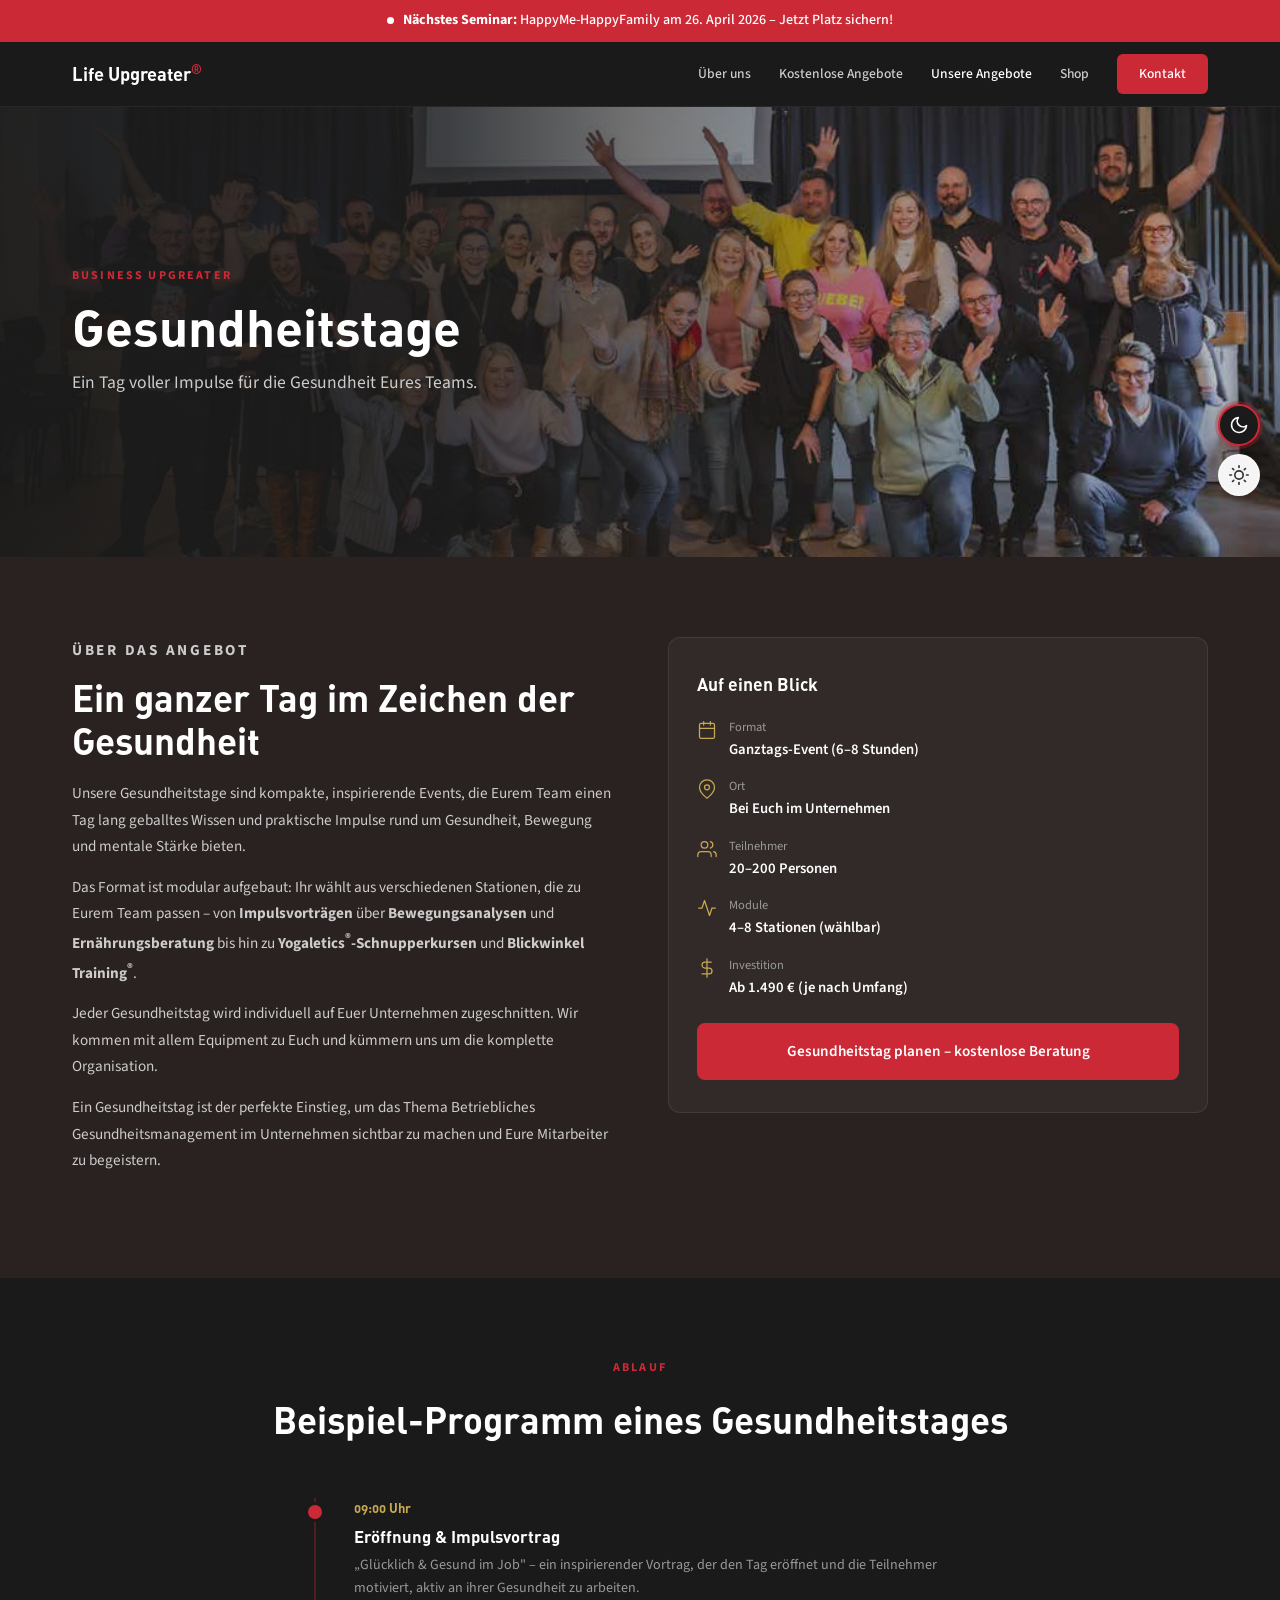
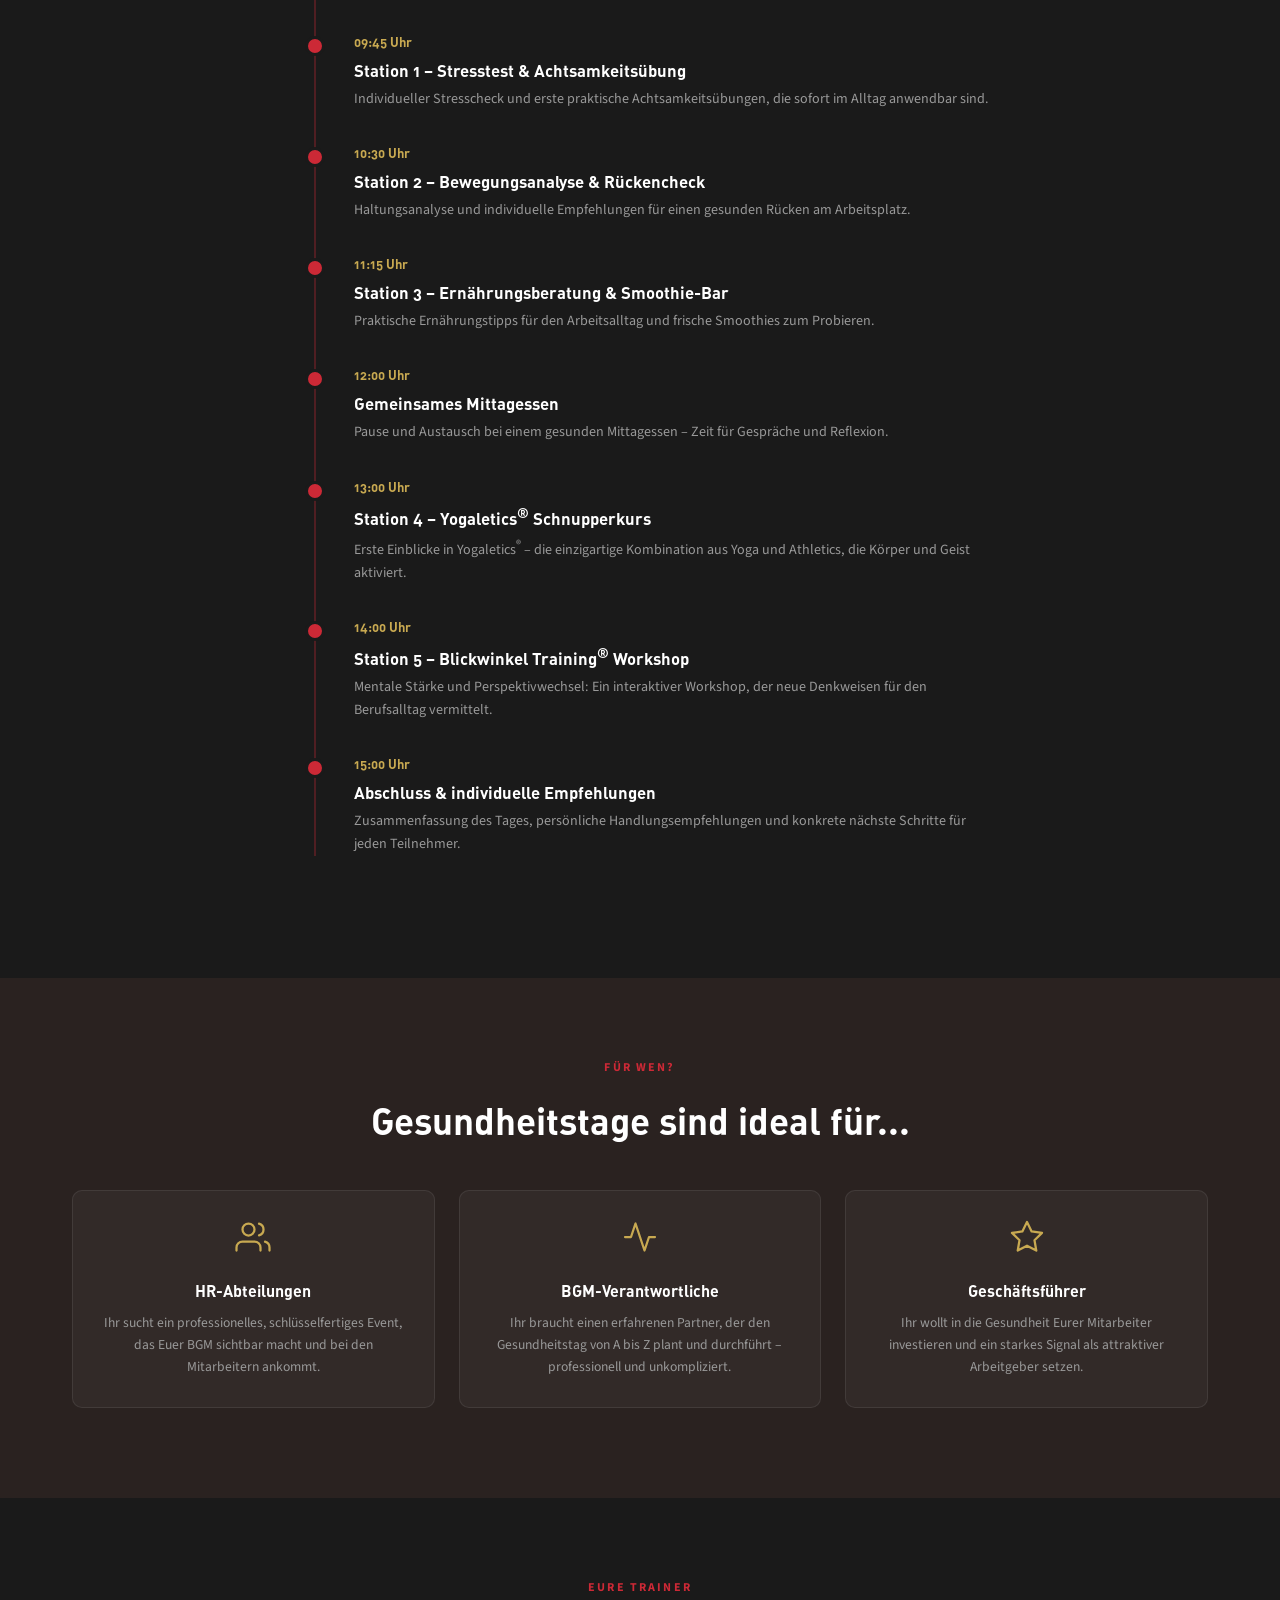
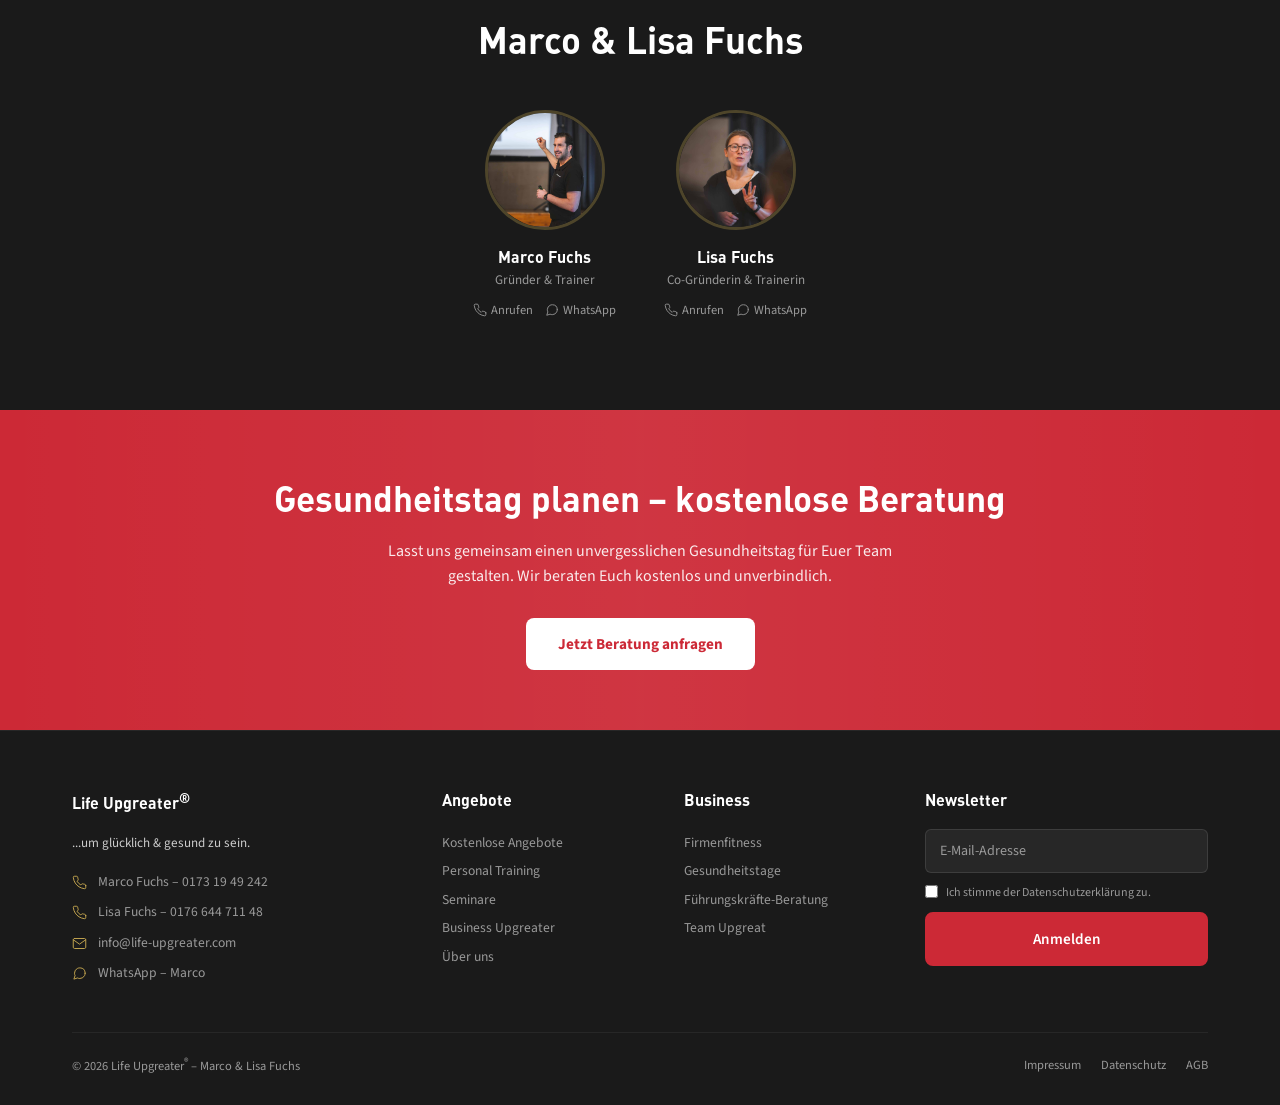
<file: site/gesundheitstage.html>
<!DOCTYPE html>
<html lang="de">
<head>
  <meta charset="UTF-8">
  <link rel="icon" type="image/svg+xml" href="favicon.svg">
  <meta name="viewport" content="width=device-width, initial-scale=1.0">
  <title>Gesundheitstage – Life Upgreater®</title>
  <link rel="preconnect" href="https://fonts.googleapis.com">
  <link rel="preconnect" href="https://fonts.gstatic.com" crossorigin>
  <link href="https://fonts.googleapis.com/css2?family=Lora:ital,wght@0,400;0,600;1,400&family=Source+Sans+3:wght@300;400;500;600;700&display=swap" rel="stylesheet">
  <style>
    @font-face { font-family: 'DIN Alternate'; src: url('fonts/din-alternate-bold.otf') format('opentype'); font-weight: 700; font-style: normal; font-display: swap; }
    *, *::before, *::after { margin: 0; padding: 0; box-sizing: border-box; }
    :root {
      --bg-dark: #1A1A1A; --bg-dark-warm: #2A2220; --bg-trust: #2A2220;
      --red: #CC2936; --red-hover: #E03040; --white: #FFFFFF; --light-gray: #F5F5F5;
      --gold: #C8A951; --text-light: #CCCCCC; --text-muted: #999999;
      --font-display: 'DIN Alternate', 'Source Sans 3', sans-serif;
      --font-body: 'Source Sans 3', sans-serif; --font-accent: 'Lora', Georgia, serif;
      --max-w: 1200px;
    }
    html { scroll-behavior: smooth; }
    body { font-family: var(--font-body); color: var(--white); background: var(--bg-dark); line-height: 1.6; overflow-x: hidden; -webkit-font-smoothing: antialiased; }
    img { max-width: 100%; display: block; }
    a { text-decoration: none; color: inherit; cursor: pointer; }
    ul { list-style: none; }
    .wrap { max-width: var(--max-w); margin: 0 auto; padding: 0 32px; }
    .btn { display: inline-block; padding: 14px 28px; border-radius: 8px; font-family: var(--font-body); font-weight: 600; font-size: 0.95rem; cursor: pointer; transition: all 0.25s; border: 2px solid transparent; }
    .btn-red { background: var(--red); color: var(--white); border-color: var(--red); }
    .btn-red:hover { background: var(--red-hover); border-color: var(--red-hover); transform: translateY(-2px); box-shadow: 0 6px 20px rgba(204,41,54,0.3); }
    .btn-ghost { background: transparent; color: var(--white); border-color: rgba(255,255,255,0.5); }
    .btn-ghost:hover { background: rgba(255,255,255,0.08); }
    .label { font-size: 0.75rem; font-weight: 700; letter-spacing: 0.18em; text-transform: uppercase; color: var(--red); margin-bottom: 14px; }

    /* NAV */
    /* Announcement Bar */
    .topbar { display: block; width: 100%; background: var(--red); text-align: center; padding: 11px 16px; font-size: 0.88rem; font-weight: 500; color: #fff; cursor: pointer; transition: background 0.3s; line-height: 1.4; }
    .topbar:hover { background: var(--red-hover); }
    .topbar strong { font-weight: 700; }
    .topbar .pulse { display: inline-block; width: 7px; height: 7px; background: #fff; border-radius: 50%; margin-right: 6px; animation: pulse 1.5s ease infinite; vertical-align: middle; }
    @keyframes pulse { 0%, 100% { opacity: 1; transform: scale(1); } 50% { opacity: 0.4; transform: scale(1.4); } }

    .nav { background: var(--bg-dark); position: sticky; top: 0; z-index: 100; border-bottom: 1px solid rgba(255,255,255,0.06); }
    .nav-main { display: flex; align-items: center; justify-content: space-between; height: 64px; max-width: var(--max-w); margin: 0 auto; padding: 0 32px; }
    .nav-logo { font-family: var(--font-display); font-size: 1.15rem; font-weight: 700; white-space: nowrap; }
    .nav-logo sup { color: var(--red); font-size: 0.7em; }
    .nav-links { display: flex; align-items: center; gap: 28px; }
    .nav-links a { font-size: 0.85rem; font-weight: 500; color: var(--text-light); transition: color 0.2s; }
    .nav-links a:hover { color: #fff; }
    .nav-links .active { color: var(--white); }
    .nav-links .nav-cta { background: var(--red); color: #fff !important; padding: 9px 22px; border-radius: 6px; }
    .nav-links .nav-cta:hover { background: var(--red-hover); } { background: #222; border-bottom: 1px solid rgba(255,255,255,0.06); }-inner { max-width: var(--max-w); margin: 0 auto; padding: 14px 32px; display: grid; grid-template-columns: repeat(4, 1fr); gap: 32px; }-item { display: block; padding: 10px 14px; border-radius: 6px; text-decoration: none; color: inherit; cursor: pointer; transition: background 0.2s, border-color 0.2s; border: 1px solid transparent; }-item:hover { background: rgba(255,255,255,0.06); border-color: rgba(255,255,255,0.1); }-item h4 { font-family: var(--font-display); font-size: 0.9rem; font-weight: 700; margin-bottom: 2px; }-item h4::after { content: ' \2192'; opacity: 0; transition: opacity 0.2s; }-item:hover h4::after { opacity: 1; }-item p { font-size: 0.78rem; color: var(--text-muted); line-height: 1.4; }
    .nav-hamburger { display: none; flex-direction: column; gap: 5px; background: none; border: none; cursor: pointer; padding: 4px; }
    .nav-hamburger span { width: 24px; height: 2px; background: #fff; border-radius: 2px; }

    /* HERO */
    .hero-sub-page { position: relative; min-height: 50vh; display: flex; align-items: center; background: var(--bg-dark); overflow: hidden; }
    .hero-sub-page .hero-img { position: absolute; inset: 0; background: url('img/seminare-gruppe.jpg') center center / cover no-repeat; }
    .hero-sub-page .hero-img::after { content: ''; position: absolute; inset: 0; background: linear-gradient(to right, rgba(26,26,26,0.95) 0%, rgba(26,26,26,0.82) 35%, rgba(26,26,26,0.4) 65%, rgba(26,26,26,0.25) 100%); }
    .hero-sub-page .hero-body { position: relative; z-index: 2; max-width: var(--max-w); margin: 0 auto; padding: 0 32px; width: 100%; }
    .hero-sub-page h1 { font-family: var(--font-display); font-size: clamp(2rem, 4.5vw, 3.2rem); font-weight: 700; line-height: 1.1; max-width: 560px; margin-bottom: 14px; }
    .hero-sub-page .hero-subtitle { font-size: 1.1rem; color: var(--text-light); max-width: 500px; line-height: 1.6; }

    /* OVERVIEW */
    .overview { background: var(--bg-dark-warm); padding: 80px 0 90px; }
    .overview-grid { display: grid; grid-template-columns: 1fr 1fr; gap: 56px; align-items: start; }
    .overview-text h2 { font-family: var(--font-display); font-size: clamp(1.6rem, 3.5vw, 2.3rem); font-weight: 700; line-height: 1.15; margin-bottom: 18px; }
    .overview-text p { font-size: 0.95rem; color: var(--text-light); line-height: 1.75; margin-bottom: 14px; }
    .overview-sidebar { background: rgba(255,255,255,0.04); border: 1px solid rgba(255,255,255,0.08); border-radius: 12px; padding: 32px 28px; }
    .overview-sidebar h3 { font-family: var(--font-display); font-size: 1.1rem; font-weight: 700; margin-bottom: 20px; }
    .sidebar-item { display: flex; align-items: flex-start; gap: 12px; margin-bottom: 16px; }
    .sidebar-item svg { width: 20px; height: 20px; stroke: var(--gold); fill: none; stroke-width: 1.5; stroke-linecap: round; stroke-linejoin: round; flex-shrink: 0; margin-top: 2px; }
    .sidebar-label { font-size: 0.78rem; color: var(--text-muted); }
    .sidebar-value { font-size: 0.92rem; font-weight: 600; }
    .sidebar-cta { margin-top: 24px; }
    .sidebar-cta .btn { width: 100%; text-align: center; }

    /* PROGRAMME */
    .programme { background: var(--bg-dark); padding: 80px 0 90px; }
    .programme-head { text-align: center; margin-bottom: 48px; }
    .programme-head h2 { font-family: var(--font-display); font-size: clamp(1.6rem, 3.5vw, 2.3rem); font-weight: 700; }
    .programme-timeline { max-width: 700px; margin: 0 auto; position: relative; }
    .programme-timeline::before { content: ''; position: absolute; left: 24px; top: 0; bottom: 0; width: 2px; background: rgba(204,41,54,0.3); }
    .prog-item { position: relative; padding-left: 64px; margin-bottom: 32px; }
    .prog-dot { position: absolute; left: 15px; top: 4px; width: 20px; height: 20px; background: var(--red); border-radius: 50%; border: 3px solid var(--bg-dark); }
    .prog-time { font-family: var(--font-display); font-size: 0.82rem; font-weight: 700; color: var(--gold); margin-bottom: 4px; }
    .prog-item h3 { font-family: var(--font-display); font-size: 1.05rem; font-weight: 700; margin-bottom: 4px; }
    .prog-item p { font-size: 0.88rem; color: var(--text-muted); line-height: 1.65; }

    /* FOR WHOM */
    .for-whom { background: var(--bg-dark-warm); padding: 80px 0 90px; }
    .for-whom-head { text-align: center; margin-bottom: 40px; }
    .for-whom-head h2 { font-family: var(--font-display); font-size: clamp(1.6rem, 3.5vw, 2.3rem); font-weight: 700; }
    .for-whom-grid { display: grid; grid-template-columns: repeat(3, 1fr); gap: 24px; }
    .for-whom-card { background: rgba(255,255,255,0.04); border: 1px solid rgba(255,255,255,0.08); border-radius: 10px; padding: 28px 24px; text-align: center; transition: transform 0.3s, border-color 0.3s; }
    .for-whom-card:hover { transform: translateY(-4px); border-color: rgba(204,41,54,0.3); }
    .for-whom-card svg { width: 36px; height: 36px; stroke: var(--gold); fill: none; stroke-width: 1.5; stroke-linecap: round; stroke-linejoin: round; margin: 0 auto 14px; }
    .for-whom-card h4 { font-family: var(--font-display); font-size: 1rem; font-weight: 700; margin-bottom: 8px; }
    .for-whom-card p { font-size: 0.85rem; color: var(--text-muted); line-height: 1.65; }

    /* TRAINERS */
    .trainers { background: var(--bg-dark); padding: 80px 0 90px; }
    .trainers-head { text-align: center; margin-bottom: 40px; }
    .trainers-head h2 { font-family: var(--font-display); font-size: clamp(1.6rem, 3.5vw, 2.3rem); font-weight: 700; }
    .trainers-row { display: flex; justify-content: center; gap: 48px; }
    .trainer-mini { text-align: center; }
    .trainer-mini img { width: 120px; height: 120px; border-radius: 50%; object-fit: cover; margin: 0 auto 14px; border: 3px solid rgba(200,169,81,0.3); }
    .trainer-mini h4 { font-family: var(--font-display); font-size: 1rem; font-weight: 700; }
    .trainer-mini p { font-size: 0.82rem; color: var(--text-muted); }
    .trainer-mini .trainer-contact { display: flex; justify-content: center; gap: 12px; margin-top: 10px; }
    .trainer-mini .trainer-contact a { font-size: 0.78rem; color: var(--text-muted); display: flex; align-items: center; gap: 4px; transition: color 0.2s; }
    .trainer-mini .trainer-contact a:hover { color: var(--gold); }
    .trainer-mini .trainer-contact svg { width: 14px; height: 14px; stroke: currentColor; fill: none; stroke-width: 1.5; stroke-linecap: round; stroke-linejoin: round; }

    /* CTA */
    .cta-section { background: var(--red); padding: 60px 0; text-align: center; position: relative; overflow: hidden; }
    .cta-section::before { content: ''; position: absolute; inset: 0; background: linear-gradient(90deg, transparent 0%, rgba(255,255,255,0.06) 50%, transparent 100%); }
    .cta-inner { position: relative; z-index: 1; }
    .cta-section h2 { font-family: var(--font-display); font-size: clamp(1.5rem, 3vw, 2.2rem); font-weight: 700; margin-bottom: 12px; }
    .cta-section p { font-size: 1rem; opacity: 0.9; max-width: 560px; margin: 0 auto 28px; line-height: 1.6; }
    .cta-section .btn-white { display: inline-block; background: #fff; color: var(--red); padding: 14px 32px; border-radius: 8px; font-weight: 700; font-size: 0.95rem; transition: transform 0.2s, box-shadow 0.2s; border: none; cursor: pointer; }
    .cta-section .btn-white:hover { transform: translateY(-2px); box-shadow: 0 6px 20px rgba(0,0,0,0.2); }

    /* FOOTER */
    .footer { background: var(--bg-dark); border-top: 1px solid rgba(255,255,255,0.06); padding: 56px 0 28px; }
    .footer-grid { display: grid; grid-template-columns: 1.3fr 0.8fr 0.8fr 1.1fr; gap: 36px; margin-bottom: 40px; }
    .footer h4 { font-family: var(--font-display); font-size: 1rem; font-weight: 700; margin-bottom: 16px; }
    .footer p, .footer a { font-size: 0.85rem; color: var(--text-muted); line-height: 1.8; }
    .footer a:hover { color: #fff; }
    .footer-links a { display: block; padding: 2px 0; }
    .footer-contact-line { display: flex; align-items: center; gap: 8px; margin-bottom: 6px; font-size: 0.85rem; }
    .footer-contact-line .ico { width: 18px; text-align: center; display: inline-flex; align-items: center; }
    .footer-contact-line .ico svg { width: 15px; height: 15px; stroke: var(--gold); fill: none; stroke-width: 1.5; stroke-linecap: round; stroke-linejoin: round; }
    .footer-newsletter { display: flex; flex-direction: column; gap: 10px; }
    .footer-newsletter input { background: rgba(255,255,255,0.06); border: 1px solid rgba(255,255,255,0.1); border-radius: 6px; padding: 11px 14px; color: #fff; font-family: var(--font-body); font-size: 0.88rem; }
    .footer-newsletter input::placeholder { color: var(--text-muted); }
    .footer-newsletter input:focus { outline: none; border-color: var(--red); }
    .footer-newsletter .check-row { display: flex; align-items: flex-start; gap: 8px; font-size: 0.75rem; color: var(--text-muted); }
    .footer-newsletter .check-row input { margin-top: 2px; accent-color: var(--red); }
    .footer-bottom { border-top: 1px solid rgba(255,255,255,0.06); padding-top: 20px; display: flex; justify-content: space-between; align-items: center; flex-wrap: wrap; gap: 12px; }
    .footer-legal { display: flex; gap: 20px; flex-wrap: wrap; }
    .footer-legal a { font-size: 0.78rem; color: var(--text-muted); }
    .footer-legal a:hover { color: #fff; }

    .fade-up { opacity: 0; transform: translateY(28px); transition: opacity 0.6s ease, transform 0.6s ease; }
    .fade-up.vis { opacity: 1; transform: translateY(0); }
    .d1 { transition-delay: 0.1s; } .d2 { transition-delay: 0.2s; } .d3 { transition-delay: 0.3s; }

    .mobile-sub-links { display: none; }

    /* THEME SWITCHER */
    .theme-switcher { position: fixed; right: 20px; top: 50%; transform: translateY(-50%); z-index: 999; display: flex; flex-direction: column; gap: 8px; }
    .theme-btn { width: 42px; height: 42px; border-radius: 50%; border: 2px solid rgba(255,255,255,0.3); cursor: pointer; transition: all 0.3s; display: flex; align-items: center; justify-content: center; box-shadow: 0 4px 16px rgba(0,0,0,0.3); position: relative; }
    .theme-btn:hover { transform: scale(1.12); }
    .theme-btn.active { border-color: var(--red); box-shadow: 0 0 0 3px rgba(204,41,54,0.3), 0 4px 16px rgba(0,0,0,0.3); }
    .theme-btn svg { width: 20px; height: 20px; }
    .theme-btn-dark { background: #1A1A1A; } .theme-btn-dark svg { stroke: #fff; fill: none; stroke-width: 2; }
    .theme-btn-light { background: #F5F5F5; } .theme-btn-light svg { stroke: #333; fill: none; stroke-width: 2; }
    .theme-label { position: absolute; right: 52px; white-space: nowrap; background: rgba(0,0,0,0.85); color: #fff; font-size: 0.75rem; font-weight: 600; padding: 5px 10px; border-radius: 4px; opacity: 0; pointer-events: none; transition: opacity 0.2s; }
    .theme-btn:hover .theme-label { opacity: 1; }

    /* LIGHT THEME */
    body.light { --bg-dark: #FAFAFA; --bg-dark-warm: #F0EDEA; --bg-trust: #F0EDEA; --white: #1A1A1A; --text-light: #444444; --text-muted: #777777; --gold: #A38932; }
    body.light { background: #FAFAFA; color: #1A1A1A; }
    /* Announcement Bar */
    .topbar { display: block; width: 100%; background: var(--red); text-align: center; padding: 11px 16px; font-size: 0.88rem; font-weight: 500; color: #fff; cursor: pointer; transition: background 0.3s; line-height: 1.4; }
    .topbar:hover { background: var(--red-hover); }
    .topbar strong { font-weight: 700; }
    .topbar .pulse { display: inline-block; width: 7px; height: 7px; background: #fff; border-radius: 50%; margin-right: 6px; animation: pulse 1.5s ease infinite; vertical-align: middle; }
    @keyframes pulse { 0%, 100% { opacity: 1; transform: scale(1); } 50% { opacity: 0.4; transform: scale(1.4); } }

    body.light .nav { background: #fff; border-bottom-color: rgba(0,0,0,0.08); }
    body.light { background: #F5F5F5; border-bottom-color: rgba(0,0,0,0.06); }
    body.light-item:hover { background: rgba(0,0,0,0.04); border-color: rgba(0,0,0,0.08); }
    body.light .nav-links a { color: #555; } body.light .nav-links a:hover { color: #1A1A1A; }
    body.light .nav-links .active { color: #1A1A1A; } body.light .nav-hamburger span { background: #1A1A1A; }
    body.light .hero-sub-page { background: #FAFAFA; }
    body.light .hero-sub-page h1, body.light .hero-sub-page .hero-subtitle, body.light .hero-sub-page .label { color: #fff !important; }
    body.light .overview-sidebar { background: rgba(0,0,0,0.03); border-color: rgba(0,0,0,0.08); }
    body.light .for-whom-card { background: rgba(0,0,0,0.03); border-color: rgba(0,0,0,0.08); }
    body.light .prog-dot { border-color: var(--bg-dark); }
    body.light .trainer-mini img { border-color: rgba(163,137,50,0.3); }
    body.light .btn-red { color: #fff !important; }
    body.light .nav-links .nav-cta { color: #fff !important; }
    body.light .theme-btn { border-color: rgba(0,0,0,0.15); }
    body.light .theme-label { background: rgba(0,0,0,0.75); }
    body.light .footer { background: #1A1A1A; color: #fff; }
    body.light .footer h4, body.light .footer p, body.light .footer a { color: #ccc; }
    body.light .footer a:hover { color: #fff; }

    @media (max-width: 960px) {
      .nav-links { display: none; }
      .nav-hamburger { display: flex; }
      .nav-links.open { display: flex; flex-direction: column; position: absolute; top: 64px; left: 0; right: 0; background: var(--bg-dark); padding: 20px 32px; gap: 16px; border-bottom: 1px solid rgba(255,255,255,0.06); z-index: 200; }
      .mobile-sub-links { display: flex; flex-direction: column; gap: 0; border-top: 1px solid rgba(255,255,255,0.08); padding-top: 12px; margin-top: 4px; width: 100%; }
      .mobile-sub-links a { font-size: 0.82rem; color: var(--text-muted) !important; padding: 8px 0; }
      .mobile-sub-links a:hover { color: #fff !important; }
      .overview-grid { grid-template-columns: 1fr; }
      .for-whom-grid { grid-template-columns: 1fr; max-width: 420px; margin: 0 auto; }
      .trainers-row { flex-direction: column; align-items: center; gap: 32px; }
      .footer-grid { grid-template-columns: 1fr 1fr; }
      .theme-label { display: none; }
    }
    @media (max-width: 600px) {
      .wrap { padding: 0 20px; }
      .hero-sub-page { min-height: 40vh; }
      .hero-sub-page h1 { font-size: 1.8rem; }
      .footer-grid { grid-template-columns: 1fr; }
      .footer-bottom { flex-direction: column; text-align: center; }
      .footer-legal { justify-content: center; }
      .theme-btn { width: 38px; height: 38px; }
    }
  </style>
</head>
<body>

<!-- NAV -->
<div class="topbar" onclick="location.href='happyme-happyfamily.html'">
  <span class="pulse"></span>
  <strong>Nächstes Seminar:</strong> HappyMe-HappyFamily am 26. April 2026 – Jetzt Platz sichern!
</div>

<nav class="nav">
  <div class="nav-main">
    <a href="index.html" class="nav-logo">Life Upgreater<sup>&reg;</sup></a>
    <div class="nav-links" id="navLinks">
      <a href="ueber-uns.html">Über uns</a>
      <a href="index.html#kostenlos">Kostenlose Angebote</a>
      <a href="index.html#angebote" class="active">Unsere Angebote</a>
      <a href="shop.html">Shop</a>
      <a href="#" class="nav-cta">Kontakt</a>
    </div>
    <button class="nav-hamburger" id="navToggle" aria-label="Menü"><span></span><span></span><span></span></button>
  </div>
</nav>

<!-- HERO -->
<section class="hero-sub-page">
  <div class="hero-img"></div>
  <div class="hero-body">
    <p class="label fade-up">Business Upgreater</p>
    <h1 class="fade-up d1">Gesundheitstage</h1>
    <p class="hero-subtitle fade-up d2">Ein Tag voller Impulse für die Gesundheit Eures Teams.</p>
  </div>
</section>

<!-- OVERVIEW -->
<section class="overview">
  <div class="wrap">
    <div class="overview-grid">
      <div class="overview-text fade-up">
        <p class="label">Über das Angebot</p>
        <h2>Ein ganzer Tag im Zeichen der Gesundheit</h2>
        <p>Unsere Gesundheitstage sind kompakte, inspirierende Events, die Eurem Team einen Tag lang geballtes Wissen und praktische Impulse rund um Gesundheit, Bewegung und mentale Stärke bieten.</p>
        <p>Das Format ist modular aufgebaut: Ihr wählt aus verschiedenen Stationen, die zu Eurem Team passen – von <strong>Impulsvorträgen</strong> über <strong>Bewegungsanalysen</strong> und <strong>Ernährungsberatung</strong> bis hin zu <strong>Yogaletics<sup>&reg;</sup>-Schnupperkursen</strong> und <strong>Blickwinkel Training<sup>&reg;</sup></strong>.</p>
        <p>Jeder Gesundheitstag wird individuell auf Euer Unternehmen zugeschnitten. Wir kommen mit allem Equipment zu Euch und kümmern uns um die komplette Organisation.</p>
        <p>Ein Gesundheitstag ist der perfekte Einstieg, um das Thema Betriebliches Gesundheitsmanagement im Unternehmen sichtbar zu machen und Eure Mitarbeiter zu begeistern.</p>
      </div>

      <div class="overview-sidebar fade-up d1">
        <h3>Auf einen Blick</h3>
        <div class="sidebar-item">
          <svg viewBox="0 0 24 24"><rect x="3" y="4" width="18" height="18" rx="2"/><line x1="16" y1="2" x2="16" y2="6"/><line x1="8" y1="2" x2="8" y2="6"/><line x1="3" y1="10" x2="21" y2="10"/></svg>
          <div><div class="sidebar-label">Format</div><div class="sidebar-value">Ganztags-Event (6–8 Stunden)</div></div>
        </div>
        <div class="sidebar-item">
          <svg viewBox="0 0 24 24"><path d="M21 10c0 7-9 13-9 13s-9-6-9-13a9 9 0 0 1 18 0z"/><circle cx="12" cy="10" r="3"/></svg>
          <div><div class="sidebar-label">Ort</div><div class="sidebar-value">Bei Euch im Unternehmen</div></div>
        </div>
        <div class="sidebar-item">
          <svg viewBox="0 0 24 24"><path d="M17 21v-2a4 4 0 0 0-4-4H5a4 4 0 0 0-4 4v2"/><circle cx="9" cy="7" r="4"/><path d="M23 21v-2a4 4 0 0 0-3-3.87"/><path d="M16 3.13a4 4 0 0 1 0 7.75"/></svg>
          <div><div class="sidebar-label">Teilnehmer</div><div class="sidebar-value">20–200 Personen</div></div>
        </div>
        <div class="sidebar-item">
          <svg viewBox="0 0 24 24"><polyline points="22 12 18 12 15 21 9 3 6 12 2 12"/></svg>
          <div><div class="sidebar-label">Module</div><div class="sidebar-value">4–8 Stationen (wählbar)</div></div>
        </div>
        <div class="sidebar-item">
          <svg viewBox="0 0 24 24"><line x1="12" y1="1" x2="12" y2="23"/><path d="M17 5H9.5a3.5 3.5 0 0 0 0 7h5a3.5 3.5 0 0 1 0 7H6"/></svg>
          <div><div class="sidebar-label">Investition</div><div class="sidebar-value">Ab 1.490 € (je nach Umfang)</div></div>
        </div>
        <div class="sidebar-cta">
          <a href="mailto:info@life-upgreater.com?subject=Anfrage%20Gesundheitstag%20–%20Beratung" class="btn btn-red">Gesundheitstag planen – kostenlose Beratung</a>
        </div>
      </div>
    </div>
  </div>
</section>

<!-- PROGRAMME -->
<section class="programme">
  <div class="wrap">
    <div class="programme-head fade-up">
      <p class="label">Ablauf</p>
      <h2>Beispiel-Programm eines Gesundheitstages</h2>
    </div>
    <div class="programme-timeline">
      <div class="prog-item fade-up">
        <div class="prog-dot"></div>
        <div class="prog-time">09:00 Uhr</div>
        <h3>Eröffnung &amp; Impulsvortrag</h3>
        <p>„Glücklich &amp; Gesund im Job" – ein inspirierender Vortrag, der den Tag eröffnet und die Teilnehmer motiviert, aktiv an ihrer Gesundheit zu arbeiten.</p>
      </div>
      <div class="prog-item fade-up d1">
        <div class="prog-dot"></div>
        <div class="prog-time">09:45 Uhr</div>
        <h3>Station 1 – Stresstest &amp; Achtsamkeitsübung</h3>
        <p>Individueller Stresscheck und erste praktische Achtsamkeitsübungen, die sofort im Alltag anwendbar sind.</p>
      </div>
      <div class="prog-item fade-up d2">
        <div class="prog-dot"></div>
        <div class="prog-time">10:30 Uhr</div>
        <h3>Station 2 – Bewegungsanalyse &amp; Rückencheck</h3>
        <p>Haltungsanalyse und individuelle Empfehlungen für einen gesunden Rücken am Arbeitsplatz.</p>
      </div>
      <div class="prog-item fade-up d3">
        <div class="prog-dot"></div>
        <div class="prog-time">11:15 Uhr</div>
        <h3>Station 3 – Ernährungsberatung &amp; Smoothie-Bar</h3>
        <p>Praktische Ernährungstipps für den Arbeitsalltag und frische Smoothies zum Probieren.</p>
      </div>
      <div class="prog-item fade-up">
        <div class="prog-dot"></div>
        <div class="prog-time">12:00 Uhr</div>
        <h3>Gemeinsames Mittagessen</h3>
        <p>Pause und Austausch bei einem gesunden Mittagessen – Zeit für Gespräche und Reflexion.</p>
      </div>
      <div class="prog-item fade-up d1">
        <div class="prog-dot"></div>
        <div class="prog-time">13:00 Uhr</div>
        <h3>Station 4 – Yogaletics<sup>&reg;</sup> Schnupperkurs</h3>
        <p>Erste Einblicke in Yogaletics<sup>&reg;</sup> – die einzigartige Kombination aus Yoga und Athletics, die Körper und Geist aktiviert.</p>
      </div>
      <div class="prog-item fade-up d2">
        <div class="prog-dot"></div>
        <div class="prog-time">14:00 Uhr</div>
        <h3>Station 5 – Blickwinkel Training<sup>&reg;</sup> Workshop</h3>
        <p>Mentale Stärke und Perspektivwechsel: Ein interaktiver Workshop, der neue Denkweisen für den Berufsalltag vermittelt.</p>
      </div>
      <div class="prog-item fade-up d3">
        <div class="prog-dot"></div>
        <div class="prog-time">15:00 Uhr</div>
        <h3>Abschluss &amp; individuelle Empfehlungen</h3>
        <p>Zusammenfassung des Tages, persönliche Handlungsempfehlungen und konkrete nächste Schritte für jeden Teilnehmer.</p>
      </div>
    </div>
  </div>
</section>

<!-- FOR WHOM -->
<section class="for-whom">
  <div class="wrap">
    <div class="for-whom-head fade-up">
      <p class="label">Für wen?</p>
      <h2>Gesundheitstage sind ideal für...</h2>
    </div>
    <div class="for-whom-grid">
      <div class="for-whom-card fade-up">
        <svg viewBox="0 0 24 24"><path d="M17 21v-2a4 4 0 0 0-4-4H5a4 4 0 0 0-4 4v2"/><circle cx="9" cy="7" r="4"/><path d="M23 21v-2a4 4 0 0 0-3-3.87"/><path d="M16 3.13a4 4 0 0 1 0 7.75"/></svg>
        <h4>HR-Abteilungen</h4>
        <p>Ihr sucht ein professionelles, schlüsselfertiges Event, das Euer BGM sichtbar macht und bei den Mitarbeitern ankommt.</p>
      </div>
      <div class="for-whom-card fade-up d1">
        <svg viewBox="0 0 24 24"><polyline points="22 12 18 12 15 21 9 3 6 12 2 12"/></svg>
        <h4>BGM-Verantwortliche</h4>
        <p>Ihr braucht einen erfahrenen Partner, der den Gesundheitstag von A bis Z plant und durchführt – professionell und unkompliziert.</p>
      </div>
      <div class="for-whom-card fade-up d2">
        <svg viewBox="0 0 24 24"><polygon points="12 2 15.09 8.26 22 9.27 17 14.14 18.18 21.02 12 17.77 5.82 21.02 7 14.14 2 9.27 8.91 8.26 12 2"/></svg>
        <h4>Geschäftsführer</h4>
        <p>Ihr wollt in die Gesundheit Eurer Mitarbeiter investieren und ein starkes Signal als attraktiver Arbeitgeber setzen.</p>
      </div>
    </div>
  </div>
</section>

<!-- TRAINERS -->
<section class="trainers">
  <div class="wrap">
    <div class="trainers-head fade-up">
      <p class="label">Eure Trainer</p>
      <h2>Marco &amp; Lisa Fuchs</h2>
    </div>
    <div class="trainers-row fade-up d1">
      <div class="trainer-mini">
        <img src="img/hero-marco.jpg" alt="Marco Fuchs">
        <h4>Marco Fuchs</h4>
        <p>Gründer &amp; Trainer</p>
        <div class="trainer-contact">
          <a href="tel:+491731949242"><svg viewBox="0 0 24 24"><path d="M22 16.92v3a2 2 0 0 1-2.18 2 19.79 19.79 0 0 1-8.63-3.07 19.5 19.5 0 0 1-6-6 19.79 19.79 0 0 1-3.07-8.67A2 2 0 0 1 4.11 2h3a2 2 0 0 1 2 1.72 12.84 12.84 0 0 0 .7 2.81 2 2 0 0 1-.45 2.11L8.09 9.91a16 16 0 0 0 6 6l1.27-1.27a2 2 0 0 1 2.11-.45 12.84 12.84 0 0 0 2.81.7A2 2 0 0 1 22 16.92z"/></svg>Anrufen</a>
          <a href="https://wa.me/491731949242" target="_blank"><svg viewBox="0 0 24 24"><path d="M21 11.5a8.38 8.38 0 0 1-.9 3.8 8.5 8.5 0 0 1-7.6 4.7 8.38 8.38 0 0 1-3.8-.9L3 21l1.9-5.7a8.38 8.38 0 0 1-.9-3.8 8.5 8.5 0 0 1 4.7-7.6 8.38 8.38 0 0 1 3.8-.9h.5a8.48 8.48 0 0 1 8 8v.5z"/></svg>WhatsApp</a>
        </div>
      </div>
      <div class="trainer-mini">
        <img src="img/personal-lisa.jpg" alt="Lisa Fuchs">
        <h4>Lisa Fuchs</h4>
        <p>Co-Gründerin &amp; Trainerin</p>
        <div class="trainer-contact">
          <a href="tel:+491766447148"><svg viewBox="0 0 24 24"><path d="M22 16.92v3a2 2 0 0 1-2.18 2 19.79 19.79 0 0 1-8.63-3.07 19.5 19.5 0 0 1-6-6 19.79 19.79 0 0 1-3.07-8.67A2 2 0 0 1 4.11 2h3a2 2 0 0 1 2 1.72 12.84 12.84 0 0 0 .7 2.81 2 2 0 0 1-.45 2.11L8.09 9.91a16 16 0 0 0 6 6l1.27-1.27a2 2 0 0 1 2.11-.45 12.84 12.84 0 0 0 2.81.7A2 2 0 0 1 22 16.92z"/></svg>Anrufen</a>
          <a href="https://wa.me/491766447148" target="_blank"><svg viewBox="0 0 24 24"><path d="M21 11.5a8.38 8.38 0 0 1-.9 3.8 8.5 8.5 0 0 1-7.6 4.7 8.38 8.38 0 0 1-3.8-.9L3 21l1.9-5.7a8.38 8.38 0 0 1-.9-3.8 8.5 8.5 0 0 1 4.7-7.6 8.38 8.38 0 0 1 3.8-.9h.5a8.48 8.48 0 0 1 8 8v.5z"/></svg>WhatsApp</a>
        </div>
      </div>
    </div>
  </div>
</section>

<!-- CTA -->
<section class="cta-section">
  <div class="wrap">
    <div class="cta-inner fade-up">
      <h2>Gesundheitstag planen – kostenlose Beratung</h2>
      <p>Lasst uns gemeinsam einen unvergesslichen Gesundheitstag für Euer Team gestalten. Wir beraten Euch kostenlos und unverbindlich.</p>
      <a href="mailto:info@life-upgreater.com?subject=Anfrage%20Gesundheitstag" class="btn-white">Jetzt Beratung anfragen</a>
    </div>
  </div>
</section>

<!-- FOOTER -->
<footer class="footer">
  <div class="wrap">
    <div class="footer-grid">
      <div>
        <h4>Life Upgreater<sup>&reg;</sup></h4>
        <p style="color:var(--text-light); margin-bottom:14px; font-size:0.82rem;">...um glücklich &amp; gesund zu sein.</p>
        <div class="footer-contact-line">
          <span class="ico"><svg viewBox="0 0 24 24"><path d="M22 16.92v3a2 2 0 0 1-2.18 2 19.79 19.79 0 0 1-8.63-3.07 19.5 19.5 0 0 1-6-6 19.79 19.79 0 0 1-3.07-8.67A2 2 0 0 1 4.11 2h3a2 2 0 0 1 2 1.72 12.84 12.84 0 0 0 .7 2.81 2 2 0 0 1-.45 2.11L8.09 9.91a16 16 0 0 0 6 6l1.27-1.27a2 2 0 0 1 2.11-.45 12.84 12.84 0 0 0 2.81.7A2 2 0 0 1 22 16.92z"/></svg></span>
          <a href="tel:+491731949242">Marco Fuchs – 0173 19 49 242</a>
        </div>
        <div class="footer-contact-line">
          <span class="ico"><svg viewBox="0 0 24 24"><path d="M22 16.92v3a2 2 0 0 1-2.18 2 19.79 19.79 0 0 1-8.63-3.07 19.5 19.5 0 0 1-6-6 19.79 19.79 0 0 1-3.07-8.67A2 2 0 0 1 4.11 2h3a2 2 0 0 1 2 1.72 12.84 12.84 0 0 0 .7 2.81 2 2 0 0 1-.45 2.11L8.09 9.91a16 16 0 0 0 6 6l1.27-1.27a2 2 0 0 1 2.11-.45 12.84 12.84 0 0 0 2.81.7A2 2 0 0 1 22 16.92z"/></svg></span>
          <a href="tel:+491766447148">Lisa Fuchs – 0176 644 711 48</a>
        </div>
        <div class="footer-contact-line">
          <span class="ico"><svg viewBox="0 0 24 24"><path d="M4 4h16c1.1 0 2 .9 2 2v12c0 1.1-.9 2-2 2H4c-1.1 0-2-.9-2-2V6c0-1.1.9-2 2-2z"/><polyline points="22,6 12,13 2,6"/></svg></span>
          <a href="mailto:info@life-upgreater.com">info@life-upgreater.com</a>
        </div>
        <div class="footer-contact-line">
          <span class="ico"><svg viewBox="0 0 24 24"><path d="M21 11.5a8.38 8.38 0 0 1-.9 3.8 8.5 8.5 0 0 1-7.6 4.7 8.38 8.38 0 0 1-3.8-.9L3 21l1.9-5.7a8.38 8.38 0 0 1-.9-3.8 8.5 8.5 0 0 1 4.7-7.6 8.38 8.38 0 0 1 3.8-.9h.5a8.48 8.48 0 0 1 8 8v.5z"/></svg></span>
          <a href="https://wa.me/491731949242" target="_blank">WhatsApp – Marco</a>
        </div>
      </div>
      <div class="footer-links">
        <h4>Angebote</h4>
        <a href="index.html#kostenlos">Kostenlose Angebote</a>
        <a href="personal-training.html">Personal Training</a>
        <a href="seminare.html">Seminare</a>
        <a href="business.html">Business Upgreater</a>
        <a href="ueber-uns.html">Über uns</a>
      </div>
      <div class="footer-links">
        <h4>Business</h4>
        <a href="firmenfitness.html">Firmenfitness</a>
        <a href="gesundheitstage.html">Gesundheitstage</a>
        <a href="beratung.html">Führungskräfte-Beratung</a>
        <a href="team-upgreat.html">Team Upgreat</a>
      </div>
      <div>
        <h4>Newsletter</h4>
        <form class="footer-newsletter" onsubmit="event.preventDefault()">
          <input type="email" placeholder="E-Mail-Adresse" required>
          <div class="check-row">
            <input type="checkbox" id="priv" required>
            <label for="priv">Ich stimme der Datenschutzerklärung zu.</label>
          </div>
          <button type="submit" class="btn btn-red" style="width:100%;text-align:center;">Anmelden</button>
        </form>
      </div>
    </div>
    <div class="footer-bottom">
      <p style="font-size:0.78rem; color:var(--text-muted);">&copy; 2026 Life Upgreater<sup>&reg;</sup> – Marco &amp; Lisa Fuchs</p>
      <div class="footer-legal">
        <a href="#">Impressum</a><a href="#">Datenschutz</a><a href="#">AGB</a>
      </div>
    </div>
  </div>
</footer>

<!-- Theme Switcher -->
<div class="theme-switcher" id="themeSwitcher">
  <button class="theme-btn theme-btn-dark active" data-theme="dark" aria-label="Dunkles Design">
    <span class="theme-label">Dunkel (Original)</span>
    <svg viewBox="0 0 24 24"><path d="M21 12.79A9 9 0 1 1 11.21 3 7 7 0 0 0 21 12.79z" stroke-linecap="round" stroke-linejoin="round"/></svg>
  </button>
  <button class="theme-btn theme-btn-light" data-theme="light" aria-label="Helles Design">
    <span class="theme-label">Hell &amp; freundlich</span>
    <svg viewBox="0 0 24 24"><circle cx="12" cy="12" r="5" stroke-linecap="round" stroke-linejoin="round"/><line x1="12" y1="1" x2="12" y2="3" stroke-linecap="round"/><line x1="12" y1="21" x2="12" y2="23" stroke-linecap="round"/><line x1="4.22" y1="4.22" x2="5.64" y2="5.64" stroke-linecap="round"/><line x1="18.36" y1="18.36" x2="19.78" y2="19.78" stroke-linecap="round"/><line x1="1" y1="12" x2="3" y2="12" stroke-linecap="round"/><line x1="21" y1="12" x2="23" y2="12" stroke-linecap="round"/><line x1="4.22" y1="19.78" x2="5.64" y2="18.36" stroke-linecap="round"/><line x1="18.36" y1="5.64" x2="19.78" y2="4.22" stroke-linecap="round"/></svg>
  </button>
</div>

<script>
  // Nav toggle + mobile sub-links
  (function() {
    var navLinks = document.getElementById('navLinks');
    var subItems = document.querySelectorAll('-item');
    if (subItems.length && !navLinks.querySelector('.mobile-sub-links')) {
      var wrapper = document.createElement('div');
      wrapper.className = 'mobile-sub-links';
      subItems.forEach(function(item) {
        var a = document.createElement('a');
        a.href = item.getAttribute('href');
        a.textContent = item.querySelector('h4').textContent;
        wrapper.appendChild(a);
      });
      navLinks.appendChild(wrapper);
    }
    document.getElementById('navToggle').addEventListener('click', function() {
      navLinks.classList.toggle('open');
    });
  })();

  // Scroll reveal
  var obs = new IntersectionObserver(function(entries) {
    entries.forEach(function(e) { if (e.isIntersecting) { e.target.classList.add('vis'); obs.unobserve(e.target); } });
  }, { threshold: 0.12 });
  document.querySelectorAll('.fade-up').forEach(function(el) { obs.observe(el); });

  // Theme Switcher
  (function() {
    var sw = document.getElementById('themeSwitcher');
    if (!sw) return;
    var btns = sw.querySelectorAll('.theme-btn');
    function applyTheme(theme) {
      if (theme === 'light') { document.body.classList.add('light'); }
      else { document.body.classList.remove('light'); }
      for (var j = 0; j < btns.length; j++) {
        btns[j].classList.toggle('active', btns[j].getAttribute('data-theme') === theme);
      }
      try { localStorage.setItem('lu_theme', theme); } catch(e) {}
    }
    try { var saved = localStorage.getItem('lu_theme'); if (saved) applyTheme(saved); } catch(e) {}
    for (var i = 0; i < btns.length; i++) {
      (function(btn) {
        btn.addEventListener('click', function(e) {
          e.preventDefault(); e.stopPropagation();
          applyTheme(btn.getAttribute('data-theme'));
        });
      })(btns[i]);
    }
  })();
</script>

</body>
</html>
</file>
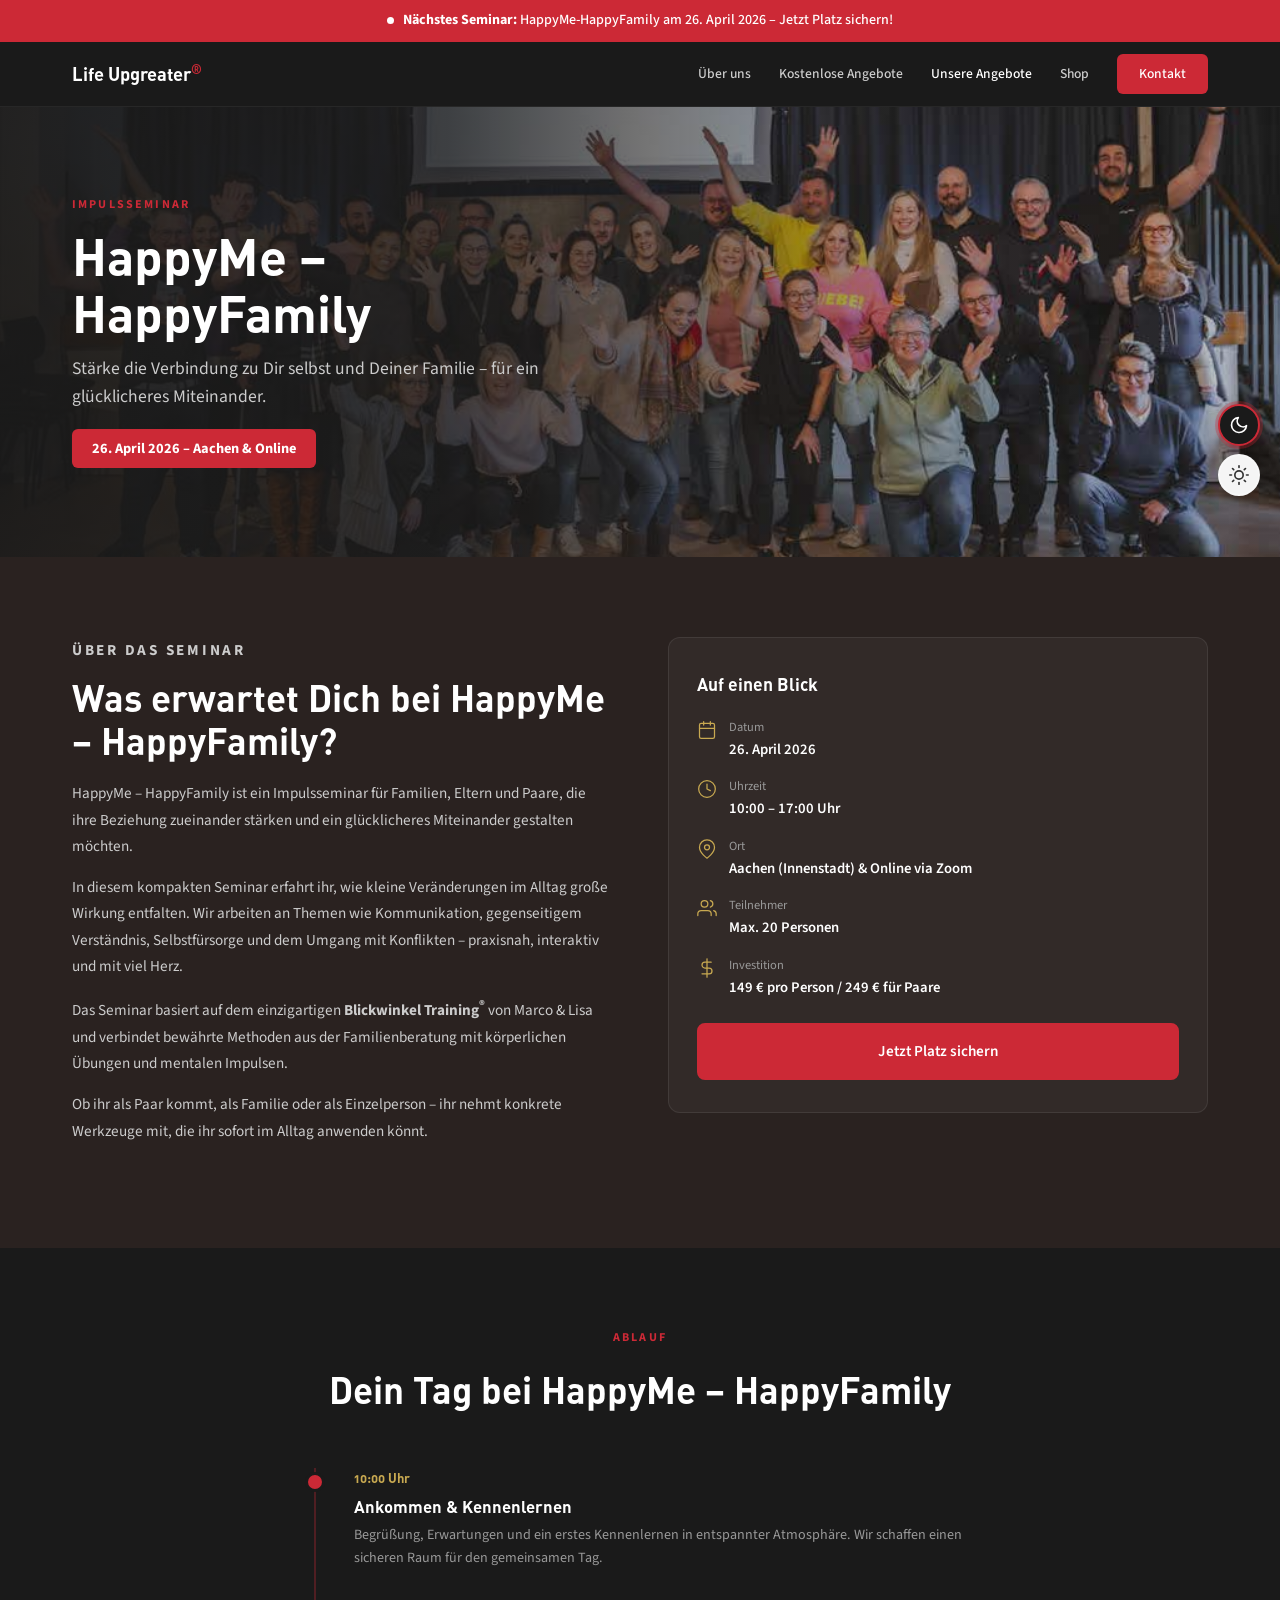
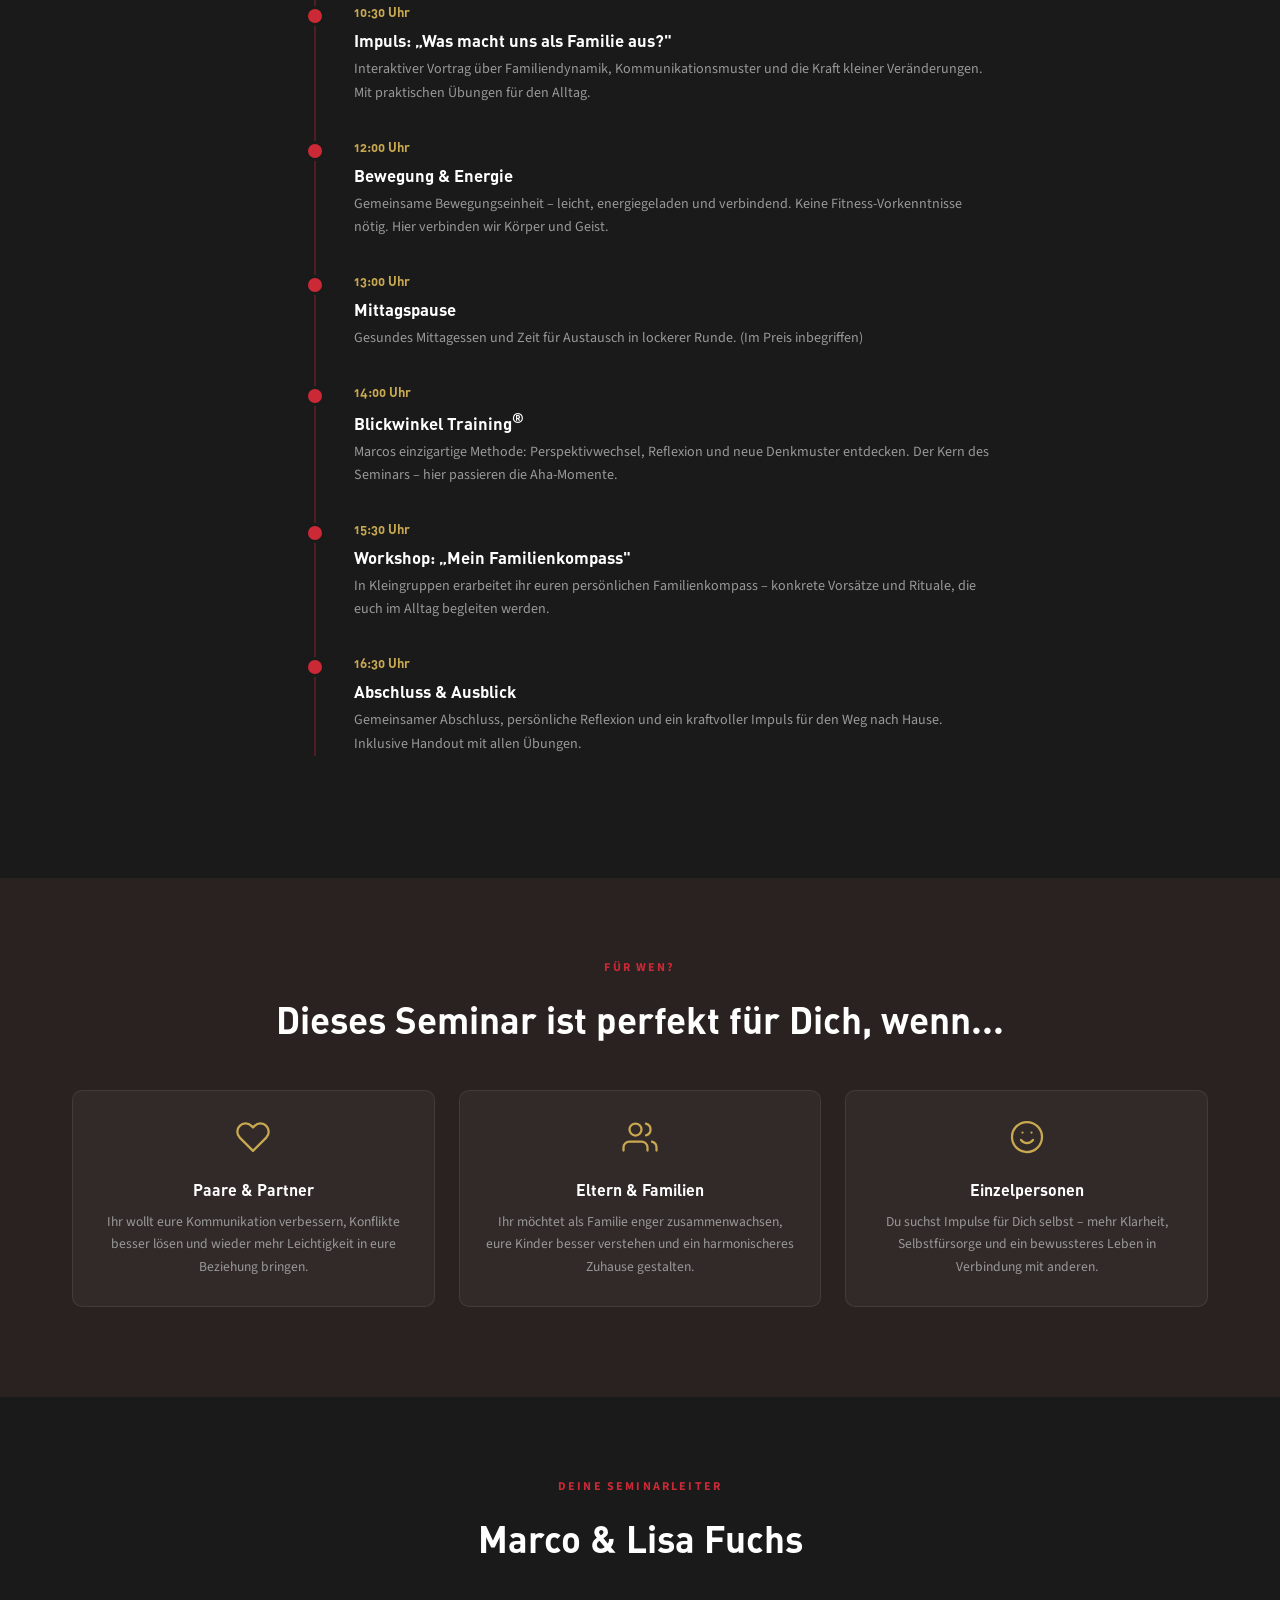
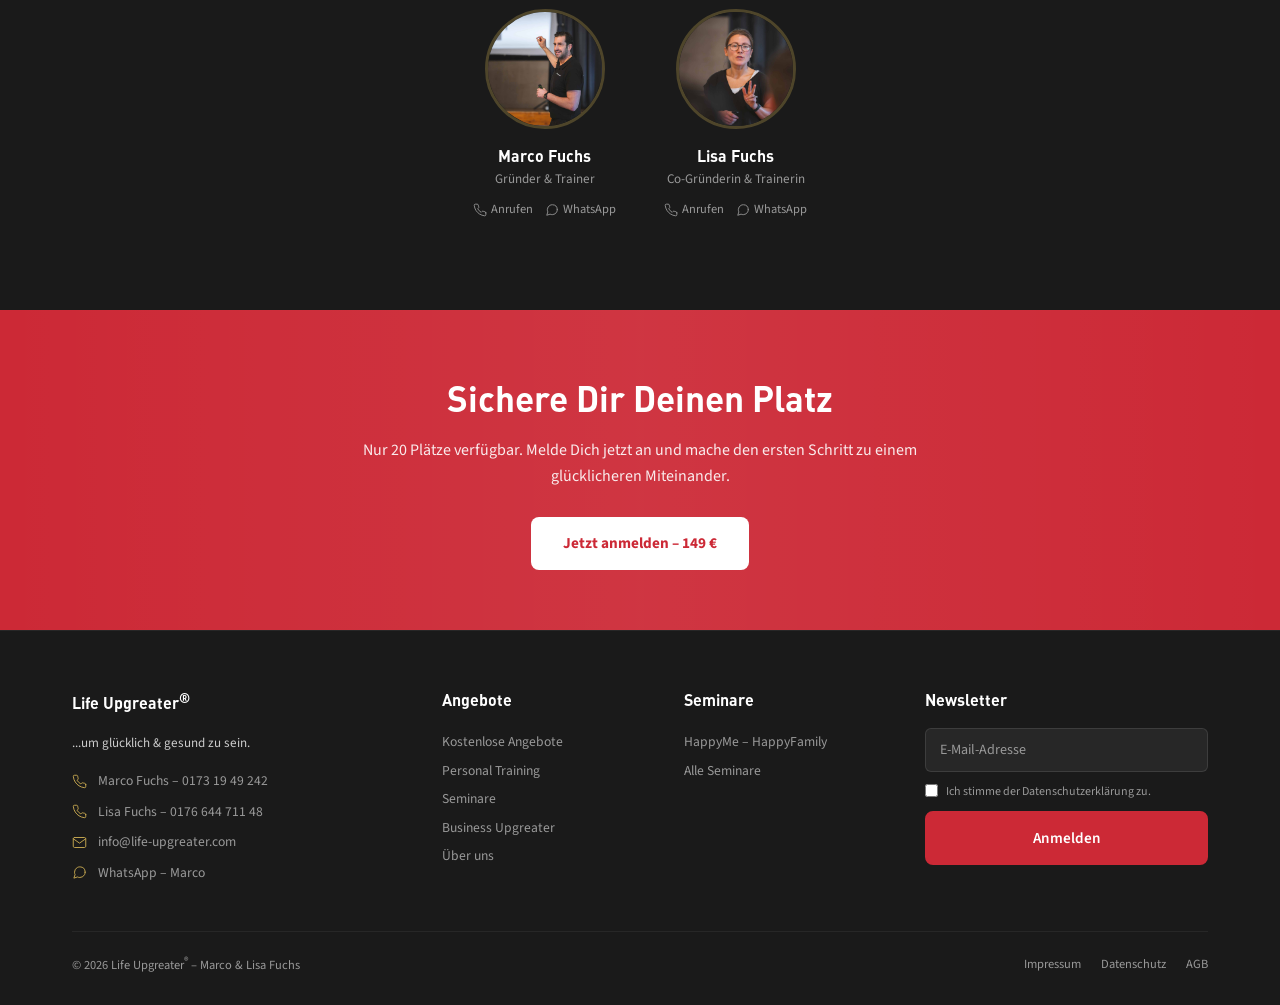
<file: site/happyme-happyfamily.html>
<!DOCTYPE html>
<html lang="de">
<head>
  <meta charset="UTF-8">
  <link rel="icon" type="image/svg+xml" href="favicon.svg">
  <meta name="viewport" content="width=device-width, initial-scale=1.0">
  <title>HappyMe – HappyFamily Seminar – Life Upgreater®</title>
  <link rel="preconnect" href="https://fonts.googleapis.com">
  <link rel="preconnect" href="https://fonts.gstatic.com" crossorigin>
  <link href="https://fonts.googleapis.com/css2?family=Lora:ital,wght@0,400;0,600;1,400&family=Source+Sans+3:wght@300;400;500;600;700&display=swap" rel="stylesheet">
  <style>
    @font-face { font-family: 'DIN Alternate'; src: url('fonts/din-alternate-bold.otf') format('opentype'); font-weight: 700; font-style: normal; font-display: swap; }
    *, *::before, *::after { margin: 0; padding: 0; box-sizing: border-box; }
    :root {
      --bg-dark: #1A1A1A; --bg-dark-warm: #2A2220; --bg-trust: #2A2220;
      --red: #CC2936; --red-hover: #E03040; --white: #FFFFFF; --light-gray: #F5F5F5;
      --gold: #C8A951; --text-light: #CCCCCC; --text-muted: #999999;
      --font-display: 'DIN Alternate', 'Source Sans 3', sans-serif;
      --font-body: 'Source Sans 3', sans-serif; --font-accent: 'Lora', Georgia, serif;
      --max-w: 1200px;
    }
    html { scroll-behavior: smooth; }
    body { font-family: var(--font-body); color: var(--white); background: var(--bg-dark); line-height: 1.6; overflow-x: hidden; -webkit-font-smoothing: antialiased; }
    img { max-width: 100%; display: block; }
    a { text-decoration: none; color: inherit; cursor: pointer; }
    ul { list-style: none; }
    .wrap { max-width: var(--max-w); margin: 0 auto; padding: 0 32px; }
    .btn { display: inline-block; padding: 14px 28px; border-radius: 8px; font-family: var(--font-body); font-weight: 600; font-size: 0.95rem; cursor: pointer; transition: all 0.25s; border: 2px solid transparent; }
    .btn-red { background: var(--red); color: var(--white); border-color: var(--red); }
    .btn-red:hover { background: var(--red-hover); border-color: var(--red-hover); transform: translateY(-2px); box-shadow: 0 6px 20px rgba(204,41,54,0.3); }
    .btn-ghost { background: transparent; color: var(--white); border-color: rgba(255,255,255,0.5); }
    .btn-ghost:hover { background: rgba(255,255,255,0.08); }
    .label { font-size: 0.75rem; font-weight: 700; letter-spacing: 0.18em; text-transform: uppercase; color: var(--red); margin-bottom: 14px; }

    /* NAV */
    /* Announcement Bar */
    .topbar { display: block; width: 100%; background: var(--red); text-align: center; padding: 11px 16px; font-size: 0.88rem; font-weight: 500; color: #fff; cursor: pointer; transition: background 0.3s; line-height: 1.4; }
    .topbar:hover { background: var(--red-hover); }
    .topbar strong { font-weight: 700; }
    .topbar .pulse { display: inline-block; width: 7px; height: 7px; background: #fff; border-radius: 50%; margin-right: 6px; animation: pulse 1.5s ease infinite; vertical-align: middle; }
    @keyframes pulse { 0%, 100% { opacity: 1; transform: scale(1); } 50% { opacity: 0.4; transform: scale(1.4); } }

    .nav { background: var(--bg-dark); position: sticky; top: 0; z-index: 100; border-bottom: 1px solid rgba(255,255,255,0.06); }
    .nav-main { display: flex; align-items: center; justify-content: space-between; height: 64px; max-width: var(--max-w); margin: 0 auto; padding: 0 32px; }
    .nav-logo { font-family: var(--font-display); font-size: 1.15rem; font-weight: 700; white-space: nowrap; }
    .nav-logo sup { color: var(--red); font-size: 0.7em; }
    .nav-links { display: flex; align-items: center; gap: 28px; }
    .nav-links a { font-size: 0.85rem; font-weight: 500; color: var(--text-light); transition: color 0.2s; }
    .nav-links a:hover { color: #fff; }
    .nav-links .active { color: var(--white); }
    .nav-links .nav-cta { background: var(--red); color: #fff !important; padding: 9px 22px; border-radius: 6px; }
    .nav-links .nav-cta:hover { background: var(--red-hover); } { background: #222; border-bottom: 1px solid rgba(255,255,255,0.06); }-inner { max-width: var(--max-w); margin: 0 auto; padding: 14px 32px; display: grid; grid-template-columns: repeat(4, 1fr); gap: 32px; }-item { display: block; padding: 10px 14px; border-radius: 6px; text-decoration: none; color: inherit; cursor: pointer; transition: background 0.2s, border-color 0.2s; border: 1px solid transparent; }-item:hover { background: rgba(255,255,255,0.06); border-color: rgba(255,255,255,0.1); }-item h4 { font-family: var(--font-display); font-size: 0.9rem; font-weight: 700; margin-bottom: 2px; }-item h4::after { content: ' →'; opacity: 0; transition: opacity 0.2s; }-item:hover h4::after { opacity: 1; }-item p { font-size: 0.78rem; color: var(--text-muted); line-height: 1.4; }
    .nav-hamburger { display: none; flex-direction: column; gap: 5px; background: none; border: none; cursor: pointer; padding: 4px; }
    .nav-hamburger span { width: 24px; height: 2px; background: #fff; border-radius: 2px; }

    /* HERO */
    .hero-sub-page { position: relative; min-height: 50vh; display: flex; align-items: center; background: var(--bg-dark); overflow: hidden; }
    .hero-sub-page .hero-img { position: absolute; inset: 0; background: url('img/seminare-gruppe.jpg') center center / cover no-repeat; }
    .hero-sub-page .hero-img::after { content: ''; position: absolute; inset: 0; background: linear-gradient(to right, rgba(26,26,26,0.95) 0%, rgba(26,26,26,0.82) 35%, rgba(26,26,26,0.4) 65%, rgba(26,26,26,0.25) 100%); }
    .hero-sub-page .hero-body { position: relative; z-index: 2; max-width: var(--max-w); margin: 0 auto; padding: 0 32px; width: 100%; }
    .hero-sub-page h1 { font-family: var(--font-display); font-size: clamp(2rem, 4.5vw, 3.2rem); font-weight: 700; line-height: 1.1; max-width: 560px; margin-bottom: 14px; }
    .hero-sub-page .hero-subtitle { font-size: 1.1rem; color: var(--text-light); max-width: 500px; line-height: 1.6; }
    .hero-date-badge { display: inline-block; background: var(--red); padding: 8px 20px; border-radius: 6px; font-weight: 700; font-size: 0.9rem; margin-top: 18px; }

    /* OVERVIEW */
    .overview { background: var(--bg-dark-warm); padding: 80px 0 90px; }
    .overview-grid { display: grid; grid-template-columns: 1fr 1fr; gap: 56px; align-items: start; }
    .overview-text h2 { font-family: var(--font-display); font-size: clamp(1.6rem, 3.5vw, 2.3rem); font-weight: 700; line-height: 1.15; margin-bottom: 18px; }
    .overview-text p { font-size: 0.95rem; color: var(--text-light); line-height: 1.75; margin-bottom: 14px; }
    .overview-sidebar { background: rgba(255,255,255,0.04); border: 1px solid rgba(255,255,255,0.08); border-radius: 12px; padding: 32px 28px; }
    .overview-sidebar h3 { font-family: var(--font-display); font-size: 1.1rem; font-weight: 700; margin-bottom: 20px; }
    .sidebar-item { display: flex; align-items: flex-start; gap: 12px; margin-bottom: 16px; }
    .sidebar-item svg { width: 20px; height: 20px; stroke: var(--gold); fill: none; stroke-width: 1.5; stroke-linecap: round; stroke-linejoin: round; flex-shrink: 0; margin-top: 2px; }
    .sidebar-label { font-size: 0.78rem; color: var(--text-muted); }
    .sidebar-value { font-size: 0.92rem; font-weight: 600; }
    .sidebar-cta { margin-top: 24px; }
    .sidebar-cta .btn { width: 100%; text-align: center; }

    /* PROGRAMME */
    .programme { background: var(--bg-dark); padding: 80px 0 90px; }
    .programme-head { text-align: center; margin-bottom: 48px; }
    .programme-head h2 { font-family: var(--font-display); font-size: clamp(1.6rem, 3.5vw, 2.3rem); font-weight: 700; }
    .programme-timeline { max-width: 700px; margin: 0 auto; position: relative; }
    .programme-timeline::before { content: ''; position: absolute; left: 24px; top: 0; bottom: 0; width: 2px; background: rgba(204,41,54,0.3); }
    .prog-item { position: relative; padding-left: 64px; margin-bottom: 32px; }
    .prog-dot { position: absolute; left: 15px; top: 4px; width: 20px; height: 20px; background: var(--red); border-radius: 50%; border: 3px solid var(--bg-dark); }
    .prog-time { font-family: var(--font-display); font-size: 0.82rem; font-weight: 700; color: var(--gold); margin-bottom: 4px; }
    .prog-item h3 { font-family: var(--font-display); font-size: 1.05rem; font-weight: 700; margin-bottom: 4px; }
    .prog-item p { font-size: 0.88rem; color: var(--text-muted); line-height: 1.65; }

    /* FOR WHOM */
    .for-whom { background: var(--bg-dark-warm); padding: 80px 0 90px; }
    .for-whom-head { text-align: center; margin-bottom: 40px; }
    .for-whom-head h2 { font-family: var(--font-display); font-size: clamp(1.6rem, 3.5vw, 2.3rem); font-weight: 700; }
    .for-whom-grid { display: grid; grid-template-columns: repeat(3, 1fr); gap: 24px; }
    .for-whom-card { background: rgba(255,255,255,0.04); border: 1px solid rgba(255,255,255,0.08); border-radius: 10px; padding: 28px 24px; text-align: center; transition: transform 0.3s, border-color 0.3s; }
    .for-whom-card:hover { transform: translateY(-4px); border-color: rgba(204,41,54,0.3); }
    .for-whom-card svg { width: 36px; height: 36px; stroke: var(--gold); fill: none; stroke-width: 1.5; stroke-linecap: round; stroke-linejoin: round; margin: 0 auto 14px; }
    .for-whom-card h4 { font-family: var(--font-display); font-size: 1rem; font-weight: 700; margin-bottom: 8px; }
    .for-whom-card p { font-size: 0.85rem; color: var(--text-muted); line-height: 1.65; }

    /* TRAINERS */
    .trainers { background: var(--bg-dark); padding: 80px 0 90px; }
    .trainers-head { text-align: center; margin-bottom: 40px; }
    .trainers-head h2 { font-family: var(--font-display); font-size: clamp(1.6rem, 3.5vw, 2.3rem); font-weight: 700; }
    .trainers-row { display: flex; justify-content: center; gap: 48px; }
    .trainer-mini { text-align: center; }
    .trainer-mini img { width: 120px; height: 120px; border-radius: 50%; object-fit: cover; margin: 0 auto 14px; border: 3px solid rgba(200,169,81,0.3); }
    .trainer-mini h4 { font-family: var(--font-display); font-size: 1rem; font-weight: 700; }
    .trainer-mini p { font-size: 0.82rem; color: var(--text-muted); }
    .trainer-mini .trainer-contact { display: flex; justify-content: center; gap: 12px; margin-top: 10px; }
    .trainer-mini .trainer-contact a { font-size: 0.78rem; color: var(--text-muted); display: flex; align-items: center; gap: 4px; transition: color 0.2s; }
    .trainer-mini .trainer-contact a:hover { color: var(--gold); }
    .trainer-mini .trainer-contact svg { width: 14px; height: 14px; stroke: currentColor; fill: none; stroke-width: 1.5; stroke-linecap: round; stroke-linejoin: round; }

    /* CTA */
    .cta-section { background: var(--red); padding: 60px 0; text-align: center; position: relative; overflow: hidden; }
    .cta-section::before { content: ''; position: absolute; inset: 0; background: linear-gradient(90deg, transparent 0%, rgba(255,255,255,0.06) 50%, transparent 100%); }
    .cta-inner { position: relative; z-index: 1; }
    .cta-section h2 { font-family: var(--font-display); font-size: clamp(1.5rem, 3vw, 2.2rem); font-weight: 700; margin-bottom: 12px; }
    .cta-section p { font-size: 1rem; opacity: 0.9; max-width: 560px; margin: 0 auto 28px; line-height: 1.6; }
    .cta-section .btn-white { display: inline-block; background: #fff; color: var(--red); padding: 14px 32px; border-radius: 8px; font-weight: 700; font-size: 0.95rem; transition: transform 0.2s, box-shadow 0.2s; border: none; cursor: pointer; }
    .cta-section .btn-white:hover { transform: translateY(-2px); box-shadow: 0 6px 20px rgba(0,0,0,0.2); }

    /* FOOTER */
    .footer { background: var(--bg-dark); border-top: 1px solid rgba(255,255,255,0.06); padding: 56px 0 28px; }
    .footer-grid { display: grid; grid-template-columns: 1.3fr 0.8fr 0.8fr 1.1fr; gap: 36px; margin-bottom: 40px; }
    .footer h4 { font-family: var(--font-display); font-size: 1rem; font-weight: 700; margin-bottom: 16px; }
    .footer p, .footer a { font-size: 0.85rem; color: var(--text-muted); line-height: 1.8; }
    .footer a:hover { color: #fff; }
    .footer-links a { display: block; padding: 2px 0; }
    .footer-contact-line { display: flex; align-items: center; gap: 8px; margin-bottom: 6px; font-size: 0.85rem; }
    .footer-contact-line .ico { width: 18px; text-align: center; display: inline-flex; align-items: center; }
    .footer-contact-line .ico svg { width: 15px; height: 15px; stroke: var(--gold); fill: none; stroke-width: 1.5; stroke-linecap: round; stroke-linejoin: round; }
    .footer-newsletter { display: flex; flex-direction: column; gap: 10px; }
    .footer-newsletter input { background: rgba(255,255,255,0.06); border: 1px solid rgba(255,255,255,0.1); border-radius: 6px; padding: 11px 14px; color: #fff; font-family: var(--font-body); font-size: 0.88rem; }
    .footer-newsletter input::placeholder { color: var(--text-muted); }
    .footer-newsletter input:focus { outline: none; border-color: var(--red); }
    .footer-newsletter .check-row { display: flex; align-items: flex-start; gap: 8px; font-size: 0.75rem; color: var(--text-muted); }
    .footer-newsletter .check-row input { margin-top: 2px; accent-color: var(--red); }
    .footer-bottom { border-top: 1px solid rgba(255,255,255,0.06); padding-top: 20px; display: flex; justify-content: space-between; align-items: center; flex-wrap: wrap; gap: 12px; }
    .footer-legal { display: flex; gap: 20px; flex-wrap: wrap; }
    .footer-legal a { font-size: 0.78rem; color: var(--text-muted); }
    .footer-legal a:hover { color: #fff; }

    .fade-up { opacity: 0; transform: translateY(28px); transition: opacity 0.6s ease, transform 0.6s ease; }
    .fade-up.vis { opacity: 1; transform: translateY(0); }
    .d1 { transition-delay: 0.1s; } .d2 { transition-delay: 0.2s; } .d3 { transition-delay: 0.3s; }

    .mobile-sub-links { display: none; }

    /* THEME SWITCHER */
    .theme-switcher { position: fixed; right: 20px; top: 50%; transform: translateY(-50%); z-index: 999; display: flex; flex-direction: column; gap: 8px; }
    .theme-btn { width: 42px; height: 42px; border-radius: 50%; border: 2px solid rgba(255,255,255,0.3); cursor: pointer; transition: all 0.3s; display: flex; align-items: center; justify-content: center; box-shadow: 0 4px 16px rgba(0,0,0,0.3); position: relative; }
    .theme-btn:hover { transform: scale(1.12); }
    .theme-btn.active { border-color: var(--red); box-shadow: 0 0 0 3px rgba(204,41,54,0.3), 0 4px 16px rgba(0,0,0,0.3); }
    .theme-btn svg { width: 20px; height: 20px; }
    .theme-btn-dark { background: #1A1A1A; } .theme-btn-dark svg { stroke: #fff; fill: none; stroke-width: 2; }
    .theme-btn-light { background: #F5F5F5; } .theme-btn-light svg { stroke: #333; fill: none; stroke-width: 2; }
    .theme-label { position: absolute; right: 52px; white-space: nowrap; background: rgba(0,0,0,0.85); color: #fff; font-size: 0.75rem; font-weight: 600; padding: 5px 10px; border-radius: 4px; opacity: 0; pointer-events: none; transition: opacity 0.2s; }
    .theme-btn:hover .theme-label { opacity: 1; }

    /* LIGHT THEME */
    body.light { --bg-dark: #FAFAFA; --bg-dark-warm: #F0EDEA; --bg-trust: #F0EDEA; --white: #1A1A1A; --text-light: #444444; --text-muted: #777777; --gold: #A38932; }
    body.light { background: #FAFAFA; color: #1A1A1A; }
    /* Announcement Bar */
    .topbar { display: block; width: 100%; background: var(--red); text-align: center; padding: 11px 16px; font-size: 0.88rem; font-weight: 500; color: #fff; cursor: pointer; transition: background 0.3s; line-height: 1.4; }
    .topbar:hover { background: var(--red-hover); }
    .topbar strong { font-weight: 700; }
    .topbar .pulse { display: inline-block; width: 7px; height: 7px; background: #fff; border-radius: 50%; margin-right: 6px; animation: pulse 1.5s ease infinite; vertical-align: middle; }
    @keyframes pulse { 0%, 100% { opacity: 1; transform: scale(1); } 50% { opacity: 0.4; transform: scale(1.4); } }

    body.light .nav { background: #fff; border-bottom-color: rgba(0,0,0,0.08); }
    body.light { background: #F5F5F5; border-bottom-color: rgba(0,0,0,0.06); }
    body.light-item:hover { background: rgba(0,0,0,0.04); border-color: rgba(0,0,0,0.08); }
    body.light .nav-links a { color: #555; } body.light .nav-links a:hover { color: #1A1A1A; }
    body.light .nav-links .active { color: #1A1A1A; } body.light .nav-hamburger span { background: #1A1A1A; }
    body.light .hero-sub-page { background: #FAFAFA; }
    body.light .hero-sub-page h1, body.light .hero-sub-page .hero-subtitle, body.light .hero-sub-page .label, body.light .hero-date-badge { color: #fff !important; }
    body.light .overview-sidebar { background: rgba(0,0,0,0.03); border-color: rgba(0,0,0,0.08); }
    body.light .for-whom-card { background: rgba(0,0,0,0.03); border-color: rgba(0,0,0,0.08); }
    body.light .prog-dot { border-color: var(--bg-dark); }
    body.light .trainer-mini img { border-color: rgba(163,137,50,0.3); }
    body.light .btn-red { color: #fff !important; }
    body.light .nav-links .nav-cta { color: #fff !important; }
    body.light .theme-btn { border-color: rgba(0,0,0,0.15); }
    body.light .theme-label { background: rgba(0,0,0,0.75); }
    body.light .footer { background: #1A1A1A; color: #fff; }
    body.light .footer h4, body.light .footer p, body.light .footer a { color: #ccc; }
    body.light .footer a:hover { color: #fff; }

    @media (max-width: 960px) {
      .nav-links { display: none; }
      .nav-hamburger { display: flex; }
      .nav-links.open { display: flex; flex-direction: column; position: absolute; top: 64px; left: 0; right: 0; background: var(--bg-dark); padding: 20px 32px; gap: 16px; border-bottom: 1px solid rgba(255,255,255,0.06); z-index: 200; }
      .mobile-sub-links { display: flex; flex-direction: column; gap: 0; border-top: 1px solid rgba(255,255,255,0.08); padding-top: 12px; margin-top: 4px; width: 100%; }
      .mobile-sub-links a { font-size: 0.82rem; color: var(--text-muted) !important; padding: 8px 0; }
      .mobile-sub-links a:hover { color: #fff !important; }
      .overview-grid { grid-template-columns: 1fr; }
      .for-whom-grid { grid-template-columns: 1fr; max-width: 420px; margin: 0 auto; }
      .trainers-row { flex-direction: column; align-items: center; gap: 32px; }
      .footer-grid { grid-template-columns: 1fr 1fr; }
      .theme-label { display: none; }
    }
    @media (max-width: 600px) {
      .wrap { padding: 0 20px; }
      .hero-sub-page { min-height: 40vh; }
      .hero-sub-page h1 { font-size: 1.8rem; }
      .footer-grid { grid-template-columns: 1fr; }
      .footer-bottom { flex-direction: column; text-align: center; }
      .footer-legal { justify-content: center; }
      .theme-btn { width: 38px; height: 38px; }
    }
  </style>
</head>
<body>

<!-- NAV -->
<div class="topbar" onclick="location.href='happyme-happyfamily.html'">
  <span class="pulse"></span>
  <strong>Nächstes Seminar:</strong> HappyMe-HappyFamily am 26. April 2026 – Jetzt Platz sichern!
</div>

<nav class="nav">
  <div class="nav-main">
    <a href="index.html" class="nav-logo">Life Upgreater<sup>&reg;</sup></a>
    <div class="nav-links" id="navLinks">
      <a href="ueber-uns.html">Über uns</a>
      <a href="index.html#kostenlos">Kostenlose Angebote</a>
      <a href="index.html#angebote" class="active">Unsere Angebote</a>
      <a href="shop.html">Shop</a>
      <a href="#" class="nav-cta">Kontakt</a>
    </div>
    <button class="nav-hamburger" id="navToggle" aria-label="Menü"><span></span><span></span><span></span></button>
  </div>
</nav>

<!-- HERO -->
<section class="hero-sub-page">
  <div class="hero-img"></div>
  <div class="hero-body">
    <p class="label fade-up">Impulsseminar</p>
    <h1 class="fade-up d1">HappyMe –<br>HappyFamily</h1>
    <p class="hero-subtitle fade-up d2">Stärke die Verbindung zu Dir selbst und Deiner Familie – für ein glücklicheres Miteinander.</p>
    <div class="hero-date-badge fade-up d3">26. April 2026 – Aachen &amp; Online</div>
  </div>
</section>

<!-- OVERVIEW -->
<section class="overview">
  <div class="wrap">
    <div class="overview-grid">
      <div class="overview-text fade-up">
        <p class="label">Über das Seminar</p>
        <h2>Was erwartet Dich bei HappyMe – HappyFamily?</h2>
        <p>HappyMe – HappyFamily ist ein Impulsseminar für Familien, Eltern und Paare, die ihre Beziehung zueinander stärken und ein glücklicheres Miteinander gestalten möchten.</p>
        <p>In diesem kompakten Seminar erfahrt ihr, wie kleine Veränderungen im Alltag große Wirkung entfalten. Wir arbeiten an Themen wie Kommunikation, gegenseitigem Verständnis, Selbstfürsorge und dem Umgang mit Konflikten – praxisnah, interaktiv und mit viel Herz.</p>
        <p>Das Seminar basiert auf dem einzigartigen <strong>Blickwinkel Training<sup>&reg;</sup></strong> von Marco &amp; Lisa und verbindet bewährte Methoden aus der Familienberatung mit körperlichen Übungen und mentalen Impulsen.</p>
        <p>Ob ihr als Paar kommt, als Familie oder als Einzelperson – ihr nehmt konkrete Werkzeuge mit, die ihr sofort im Alltag anwenden könnt.</p>
      </div>

      <div class="overview-sidebar fade-up d1">
        <h3>Auf einen Blick</h3>
        <div class="sidebar-item">
          <svg viewBox="0 0 24 24"><rect x="3" y="4" width="18" height="18" rx="2"/><line x1="16" y1="2" x2="16" y2="6"/><line x1="8" y1="2" x2="8" y2="6"/><line x1="3" y1="10" x2="21" y2="10"/></svg>
          <div><div class="sidebar-label">Datum</div><div class="sidebar-value">26. April 2026</div></div>
        </div>
        <div class="sidebar-item">
          <svg viewBox="0 0 24 24"><circle cx="12" cy="12" r="10"/><polyline points="12 6 12 12 16 14"/></svg>
          <div><div class="sidebar-label">Uhrzeit</div><div class="sidebar-value">10:00 – 17:00 Uhr</div></div>
        </div>
        <div class="sidebar-item">
          <svg viewBox="0 0 24 24"><path d="M21 10c0 7-9 13-9 13s-9-6-9-13a9 9 0 0 1 18 0z"/><circle cx="12" cy="10" r="3"/></svg>
          <div><div class="sidebar-label">Ort</div><div class="sidebar-value">Aachen (Innenstadt) &amp; Online via Zoom</div></div>
        </div>
        <div class="sidebar-item">
          <svg viewBox="0 0 24 24"><path d="M17 21v-2a4 4 0 0 0-4-4H5a4 4 0 0 0-4 4v2"/><circle cx="9" cy="7" r="4"/><path d="M23 21v-2a4 4 0 0 0-3-3.87"/><path d="M16 3.13a4 4 0 0 1 0 7.75"/></svg>
          <div><div class="sidebar-label">Teilnehmer</div><div class="sidebar-value">Max. 20 Personen</div></div>
        </div>
        <div class="sidebar-item">
          <svg viewBox="0 0 24 24"><line x1="12" y1="1" x2="12" y2="23"/><path d="M17 5H9.5a3.5 3.5 0 0 0 0 7h5a3.5 3.5 0 0 1 0 7H6"/></svg>
          <div><div class="sidebar-label">Investition</div><div class="sidebar-value">149 € pro Person / 249 € für Paare</div></div>
        </div>
        <div class="sidebar-cta">
          <a href="mailto:info@life-upgreater.com?subject=Anmeldung%20HappyMe%20HappyFamily%2026.04.2026" class="btn btn-red">Jetzt Platz sichern</a>
        </div>
      </div>
    </div>
  </div>
</section>

<!-- PROGRAMME -->
<section class="programme">
  <div class="wrap">
    <div class="programme-head fade-up">
      <p class="label">Ablauf</p>
      <h2>Dein Tag bei HappyMe – HappyFamily</h2>
    </div>
    <div class="programme-timeline">
      <div class="prog-item fade-up">
        <div class="prog-dot"></div>
        <div class="prog-time">10:00 Uhr</div>
        <h3>Ankommen &amp; Kennenlernen</h3>
        <p>Begrüßung, Erwartungen und ein erstes Kennenlernen in entspannter Atmosphäre. Wir schaffen einen sicheren Raum für den gemeinsamen Tag.</p>
      </div>
      <div class="prog-item fade-up d1">
        <div class="prog-dot"></div>
        <div class="prog-time">10:30 Uhr</div>
        <h3>Impuls: „Was macht uns als Familie aus?"</h3>
        <p>Interaktiver Vortrag über Familiendynamik, Kommunikationsmuster und die Kraft kleiner Veränderungen. Mit praktischen Übungen für den Alltag.</p>
      </div>
      <div class="prog-item fade-up d2">
        <div class="prog-dot"></div>
        <div class="prog-time">12:00 Uhr</div>
        <h3>Bewegung &amp; Energie</h3>
        <p>Gemeinsame Bewegungseinheit – leicht, energiegeladen und verbindend. Keine Fitness-Vorkenntnisse nötig. Hier verbinden wir Körper und Geist.</p>
      </div>
      <div class="prog-item fade-up d3">
        <div class="prog-dot"></div>
        <div class="prog-time">13:00 Uhr</div>
        <h3>Mittagspause</h3>
        <p>Gesundes Mittagessen und Zeit für Austausch in lockerer Runde. (Im Preis inbegriffen)</p>
      </div>
      <div class="prog-item fade-up">
        <div class="prog-dot"></div>
        <div class="prog-time">14:00 Uhr</div>
        <h3>Blickwinkel Training<sup>&reg;</sup></h3>
        <p>Marcos einzigartige Methode: Perspektivwechsel, Reflexion und neue Denkmuster entdecken. Der Kern des Seminars – hier passieren die Aha-Momente.</p>
      </div>
      <div class="prog-item fade-up d1">
        <div class="prog-dot"></div>
        <div class="prog-time">15:30 Uhr</div>
        <h3>Workshop: „Mein Familienkompass"</h3>
        <p>In Kleingruppen erarbeitet ihr euren persönlichen Familienkompass – konkrete Vorsätze und Rituale, die euch im Alltag begleiten werden.</p>
      </div>
      <div class="prog-item fade-up d2">
        <div class="prog-dot"></div>
        <div class="prog-time">16:30 Uhr</div>
        <h3>Abschluss &amp; Ausblick</h3>
        <p>Gemeinsamer Abschluss, persönliche Reflexion und ein kraftvoller Impuls für den Weg nach Hause. Inklusive Handout mit allen Übungen.</p>
      </div>
    </div>
  </div>
</section>

<!-- FOR WHOM -->
<section class="for-whom">
  <div class="wrap">
    <div class="for-whom-head fade-up">
      <p class="label">Für wen?</p>
      <h2>Dieses Seminar ist perfekt für Dich, wenn...</h2>
    </div>
    <div class="for-whom-grid">
      <div class="for-whom-card fade-up">
        <svg viewBox="0 0 24 24"><path d="M20.84 4.61a5.5 5.5 0 0 0-7.78 0L12 5.67l-1.06-1.06a5.5 5.5 0 0 0-7.78 7.78L12 21.23l8.84-8.84a5.5 5.5 0 0 0 0-7.78z"/></svg>
        <h4>Paare &amp; Partner</h4>
        <p>Ihr wollt eure Kommunikation verbessern, Konflikte besser lösen und wieder mehr Leichtigkeit in eure Beziehung bringen.</p>
      </div>
      <div class="for-whom-card fade-up d1">
        <svg viewBox="0 0 24 24"><path d="M17 21v-2a4 4 0 0 0-4-4H5a4 4 0 0 0-4 4v2"/><circle cx="9" cy="7" r="4"/><path d="M23 21v-2a4 4 0 0 0-3-3.87"/><path d="M16 3.13a4 4 0 0 1 0 7.75"/></svg>
        <h4>Eltern &amp; Familien</h4>
        <p>Ihr möchtet als Familie enger zusammenwachsen, eure Kinder besser verstehen und ein harmonischeres Zuhause gestalten.</p>
      </div>
      <div class="for-whom-card fade-up d2">
        <svg viewBox="0 0 24 24"><circle cx="12" cy="12" r="10"/><path d="M8 14s1.5 2 4 2 4-2 4-2"/><line x1="9" y1="9" x2="9.01" y2="9"/><line x1="15" y1="9" x2="15.01" y2="9"/></svg>
        <h4>Einzelpersonen</h4>
        <p>Du suchst Impulse für Dich selbst – mehr Klarheit, Selbstfürsorge und ein bewussteres Leben in Verbindung mit anderen.</p>
      </div>
    </div>
  </div>
</section>

<!-- TRAINERS -->
<section class="trainers">
  <div class="wrap">
    <div class="trainers-head fade-up">
      <p class="label">Deine Seminarleiter</p>
      <h2>Marco &amp; Lisa Fuchs</h2>
    </div>
    <div class="trainers-row fade-up d1">
      <div class="trainer-mini">
        <img src="img/hero-marco.jpg" alt="Marco Fuchs">
        <h4>Marco Fuchs</h4>
        <p>Gründer &amp; Trainer</p>
        <div class="trainer-contact">
          <a href="tel:+491731949242"><svg viewBox="0 0 24 24"><path d="M22 16.92v3a2 2 0 0 1-2.18 2 19.79 19.79 0 0 1-8.63-3.07 19.5 19.5 0 0 1-6-6 19.79 19.79 0 0 1-3.07-8.67A2 2 0 0 1 4.11 2h3a2 2 0 0 1 2 1.72 12.84 12.84 0 0 0 .7 2.81 2 2 0 0 1-.45 2.11L8.09 9.91a16 16 0 0 0 6 6l1.27-1.27a2 2 0 0 1 2.11-.45 12.84 12.84 0 0 0 2.81.7A2 2 0 0 1 22 16.92z"/></svg>Anrufen</a>
          <a href="https://wa.me/491731949242" target="_blank"><svg viewBox="0 0 24 24"><path d="M21 11.5a8.38 8.38 0 0 1-.9 3.8 8.5 8.5 0 0 1-7.6 4.7 8.38 8.38 0 0 1-3.8-.9L3 21l1.9-5.7a8.38 8.38 0 0 1-.9-3.8 8.5 8.5 0 0 1 4.7-7.6 8.38 8.38 0 0 1 3.8-.9h.5a8.48 8.48 0 0 1 8 8v.5z"/></svg>WhatsApp</a>
        </div>
      </div>
      <div class="trainer-mini">
        <img src="img/personal-lisa.jpg" alt="Lisa Fuchs">
        <h4>Lisa Fuchs</h4>
        <p>Co-Gründerin &amp; Trainerin</p>
        <div class="trainer-contact">
          <a href="tel:+491766447148"><svg viewBox="0 0 24 24"><path d="M22 16.92v3a2 2 0 0 1-2.18 2 19.79 19.79 0 0 1-8.63-3.07 19.5 19.5 0 0 1-6-6 19.79 19.79 0 0 1-3.07-8.67A2 2 0 0 1 4.11 2h3a2 2 0 0 1 2 1.72 12.84 12.84 0 0 0 .7 2.81 2 2 0 0 1-.45 2.11L8.09 9.91a16 16 0 0 0 6 6l1.27-1.27a2 2 0 0 1 2.11-.45 12.84 12.84 0 0 0 2.81.7A2 2 0 0 1 22 16.92z"/></svg>Anrufen</a>
          <a href="https://wa.me/491766447148" target="_blank"><svg viewBox="0 0 24 24"><path d="M21 11.5a8.38 8.38 0 0 1-.9 3.8 8.5 8.5 0 0 1-7.6 4.7 8.38 8.38 0 0 1-3.8-.9L3 21l1.9-5.7a8.38 8.38 0 0 1-.9-3.8 8.5 8.5 0 0 1 4.7-7.6 8.38 8.38 0 0 1 3.8-.9h.5a8.48 8.48 0 0 1 8 8v.5z"/></svg>WhatsApp</a>
        </div>
      </div>
    </div>
  </div>
</section>

<!-- CTA -->
<section class="cta-section">
  <div class="wrap">
    <div class="cta-inner fade-up">
      <h2>Sichere Dir Deinen Platz</h2>
      <p>Nur 20 Plätze verfügbar. Melde Dich jetzt an und mache den ersten Schritt zu einem glücklicheren Miteinander.</p>
      <a href="mailto:info@life-upgreater.com?subject=Anmeldung%20HappyMe%20HappyFamily%2026.04.2026" class="btn-white">Jetzt anmelden – 149 €</a>
    </div>
  </div>
</section>

<!-- FOOTER -->
<footer class="footer">
  <div class="wrap">
    <div class="footer-grid">
      <div>
        <h4>Life Upgreater<sup>&reg;</sup></h4>
        <p style="color:var(--text-light); margin-bottom:14px; font-size:0.82rem;">...um glücklich &amp; gesund zu sein.</p>
        <div class="footer-contact-line">
          <span class="ico"><svg viewBox="0 0 24 24"><path d="M22 16.92v3a2 2 0 0 1-2.18 2 19.79 19.79 0 0 1-8.63-3.07 19.5 19.5 0 0 1-6-6 19.79 19.79 0 0 1-3.07-8.67A2 2 0 0 1 4.11 2h3a2 2 0 0 1 2 1.72 12.84 12.84 0 0 0 .7 2.81 2 2 0 0 1-.45 2.11L8.09 9.91a16 16 0 0 0 6 6l1.27-1.27a2 2 0 0 1 2.11-.45 12.84 12.84 0 0 0 2.81.7A2 2 0 0 1 22 16.92z"/></svg></span>
          <a href="tel:+491731949242">Marco Fuchs – 0173 19 49 242</a>
        </div>
        <div class="footer-contact-line">
          <span class="ico"><svg viewBox="0 0 24 24"><path d="M22 16.92v3a2 2 0 0 1-2.18 2 19.79 19.79 0 0 1-8.63-3.07 19.5 19.5 0 0 1-6-6 19.79 19.79 0 0 1-3.07-8.67A2 2 0 0 1 4.11 2h3a2 2 0 0 1 2 1.72 12.84 12.84 0 0 0 .7 2.81 2 2 0 0 1-.45 2.11L8.09 9.91a16 16 0 0 0 6 6l1.27-1.27a2 2 0 0 1 2.11-.45 12.84 12.84 0 0 0 2.81.7A2 2 0 0 1 22 16.92z"/></svg></span>
          <a href="tel:+491766447148">Lisa Fuchs – 0176 644 711 48</a>
        </div>
        <div class="footer-contact-line">
          <span class="ico"><svg viewBox="0 0 24 24"><path d="M4 4h16c1.1 0 2 .9 2 2v12c0 1.1-.9 2-2 2H4c-1.1 0-2-.9-2-2V6c0-1.1.9-2 2-2z"/><polyline points="22,6 12,13 2,6"/></svg></span>
          <a href="mailto:info@life-upgreater.com">info@life-upgreater.com</a>
        </div>
        <div class="footer-contact-line">
          <span class="ico"><svg viewBox="0 0 24 24"><path d="M21 11.5a8.38 8.38 0 0 1-.9 3.8 8.5 8.5 0 0 1-7.6 4.7 8.38 8.38 0 0 1-3.8-.9L3 21l1.9-5.7a8.38 8.38 0 0 1-.9-3.8 8.5 8.5 0 0 1 4.7-7.6 8.38 8.38 0 0 1 3.8-.9h.5a8.48 8.48 0 0 1 8 8v.5z"/></svg></span>
          <a href="https://wa.me/491731949242" target="_blank">WhatsApp – Marco</a>
        </div>
      </div>
      <div class="footer-links">
        <h4>Angebote</h4>
        <a href="index.html#kostenlos">Kostenlose Angebote</a>
        <a href="personal-training.html">Personal Training</a>
        <a href="seminare.html">Seminare</a>
        <a href="business.html">Business Upgreater</a>
        <a href="ueber-uns.html">Über uns</a>
      </div>
      <div class="footer-links">
        <h4>Seminare</h4>
        <a href="happyme-happyfamily.html">HappyMe – HappyFamily</a>
        <a href="seminare.html">Alle Seminare</a>
      </div>
      <div>
        <h4>Newsletter</h4>
        <form class="footer-newsletter" onsubmit="event.preventDefault()">
          <input type="email" placeholder="E-Mail-Adresse" required>
          <div class="check-row">
            <input type="checkbox" id="priv" required>
            <label for="priv">Ich stimme der Datenschutzerklärung zu.</label>
          </div>
          <button type="submit" class="btn btn-red" style="width:100%;text-align:center;">Anmelden</button>
        </form>
      </div>
    </div>
    <div class="footer-bottom">
      <p style="font-size:0.78rem; color:var(--text-muted);">&copy; 2026 Life Upgreater<sup>&reg;</sup> – Marco &amp; Lisa Fuchs</p>
      <div class="footer-legal">
        <a href="#">Impressum</a><a href="#">Datenschutz</a><a href="#">AGB</a>
      </div>
    </div>
  </div>
</footer>

<!-- Theme Switcher -->
<div class="theme-switcher" id="themeSwitcher">
  <button class="theme-btn theme-btn-dark active" data-theme="dark" aria-label="Dunkles Design">
    <span class="theme-label">Dunkel (Original)</span>
    <svg viewBox="0 0 24 24"><path d="M21 12.79A9 9 0 1 1 11.21 3 7 7 0 0 0 21 12.79z" stroke-linecap="round" stroke-linejoin="round"/></svg>
  </button>
  <button class="theme-btn theme-btn-light" data-theme="light" aria-label="Helles Design">
    <span class="theme-label">Hell &amp; freundlich</span>
    <svg viewBox="0 0 24 24"><circle cx="12" cy="12" r="5" stroke-linecap="round" stroke-linejoin="round"/><line x1="12" y1="1" x2="12" y2="3" stroke-linecap="round"/><line x1="12" y1="21" x2="12" y2="23" stroke-linecap="round"/><line x1="4.22" y1="4.22" x2="5.64" y2="5.64" stroke-linecap="round"/><line x1="18.36" y1="18.36" x2="19.78" y2="19.78" stroke-linecap="round"/><line x1="1" y1="12" x2="3" y2="12" stroke-linecap="round"/><line x1="21" y1="12" x2="23" y2="12" stroke-linecap="round"/><line x1="4.22" y1="19.78" x2="5.64" y2="18.36" stroke-linecap="round"/><line x1="18.36" y1="5.64" x2="19.78" y2="4.22" stroke-linecap="round"/></svg>
  </button>
</div>

<script>
  // Nav toggle + mobile sub-links
  (function() {
    var navLinks = document.getElementById('navLinks');
    var subItems = document.querySelectorAll('-item');
    if (subItems.length && !navLinks.querySelector('.mobile-sub-links')) {
      var wrapper = document.createElement('div');
      wrapper.className = 'mobile-sub-links';
      subItems.forEach(function(item) {
        var a = document.createElement('a');
        a.href = item.getAttribute('href');
        a.textContent = item.querySelector('h4').textContent;
        wrapper.appendChild(a);
      });
      navLinks.appendChild(wrapper);
    }
    document.getElementById('navToggle').addEventListener('click', function() {
      navLinks.classList.toggle('open');
    });
  })();

  // Scroll reveal
  var obs = new IntersectionObserver(function(entries) {
    entries.forEach(function(e) { if (e.isIntersecting) { e.target.classList.add('vis'); obs.unobserve(e.target); } });
  }, { threshold: 0.12 });
  document.querySelectorAll('.fade-up').forEach(function(el) { obs.observe(el); });

  // Theme Switcher
  (function() {
    var sw = document.getElementById('themeSwitcher');
    if (!sw) return;
    var btns = sw.querySelectorAll('.theme-btn');
    function applyTheme(theme) {
      if (theme === 'light') { document.body.classList.add('light'); }
      else { document.body.classList.remove('light'); }
      for (var j = 0; j < btns.length; j++) {
        btns[j].classList.toggle('active', btns[j].getAttribute('data-theme') === theme);
      }
      try { localStorage.setItem('lu_theme', theme); } catch(e) {}
    }
    try { var saved = localStorage.getItem('lu_theme'); if (saved) applyTheme(saved); } catch(e) {}
    for (var i = 0; i < btns.length; i++) {
      (function(btn) {
        btn.addEventListener('click', function(e) {
          e.preventDefault(); e.stopPropagation();
          applyTheme(btn.getAttribute('data-theme'));
        });
      })(btns[i]);
    }
  })();
</script>

</body>
</html>
</file>
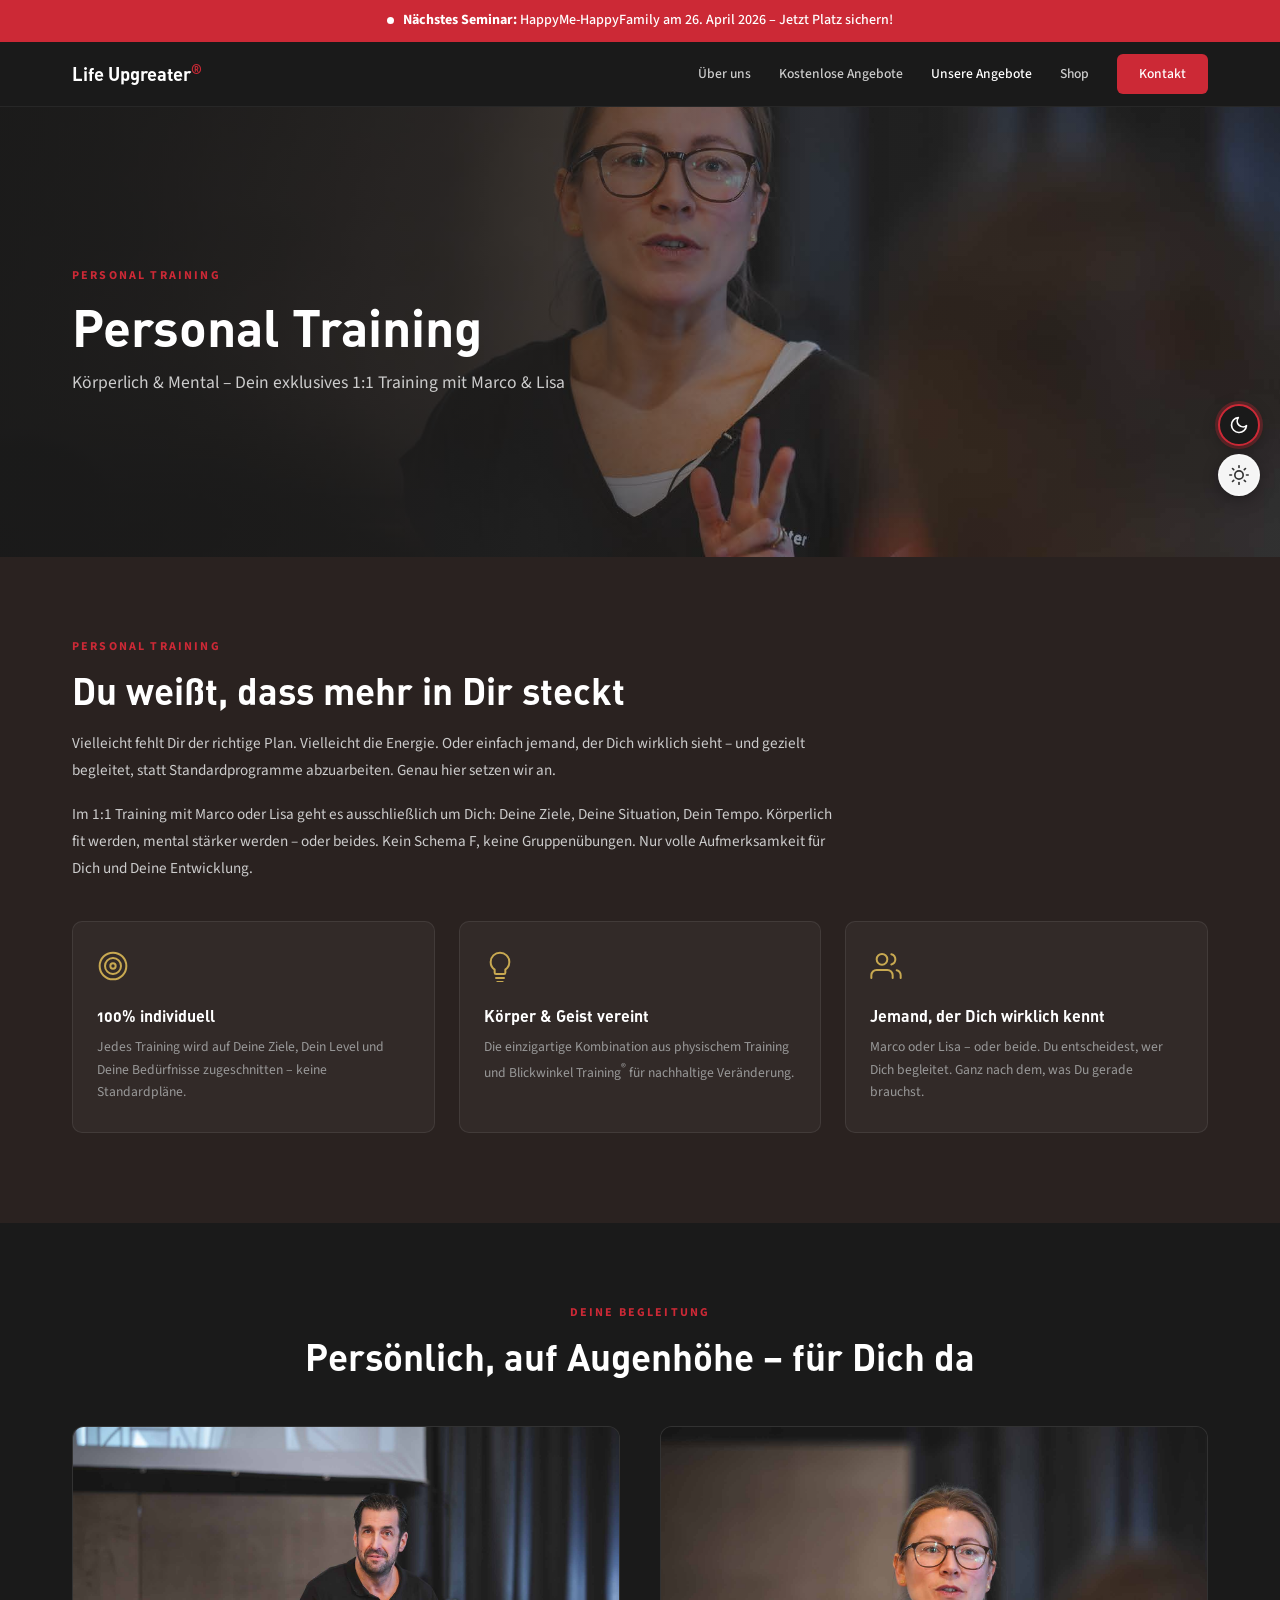
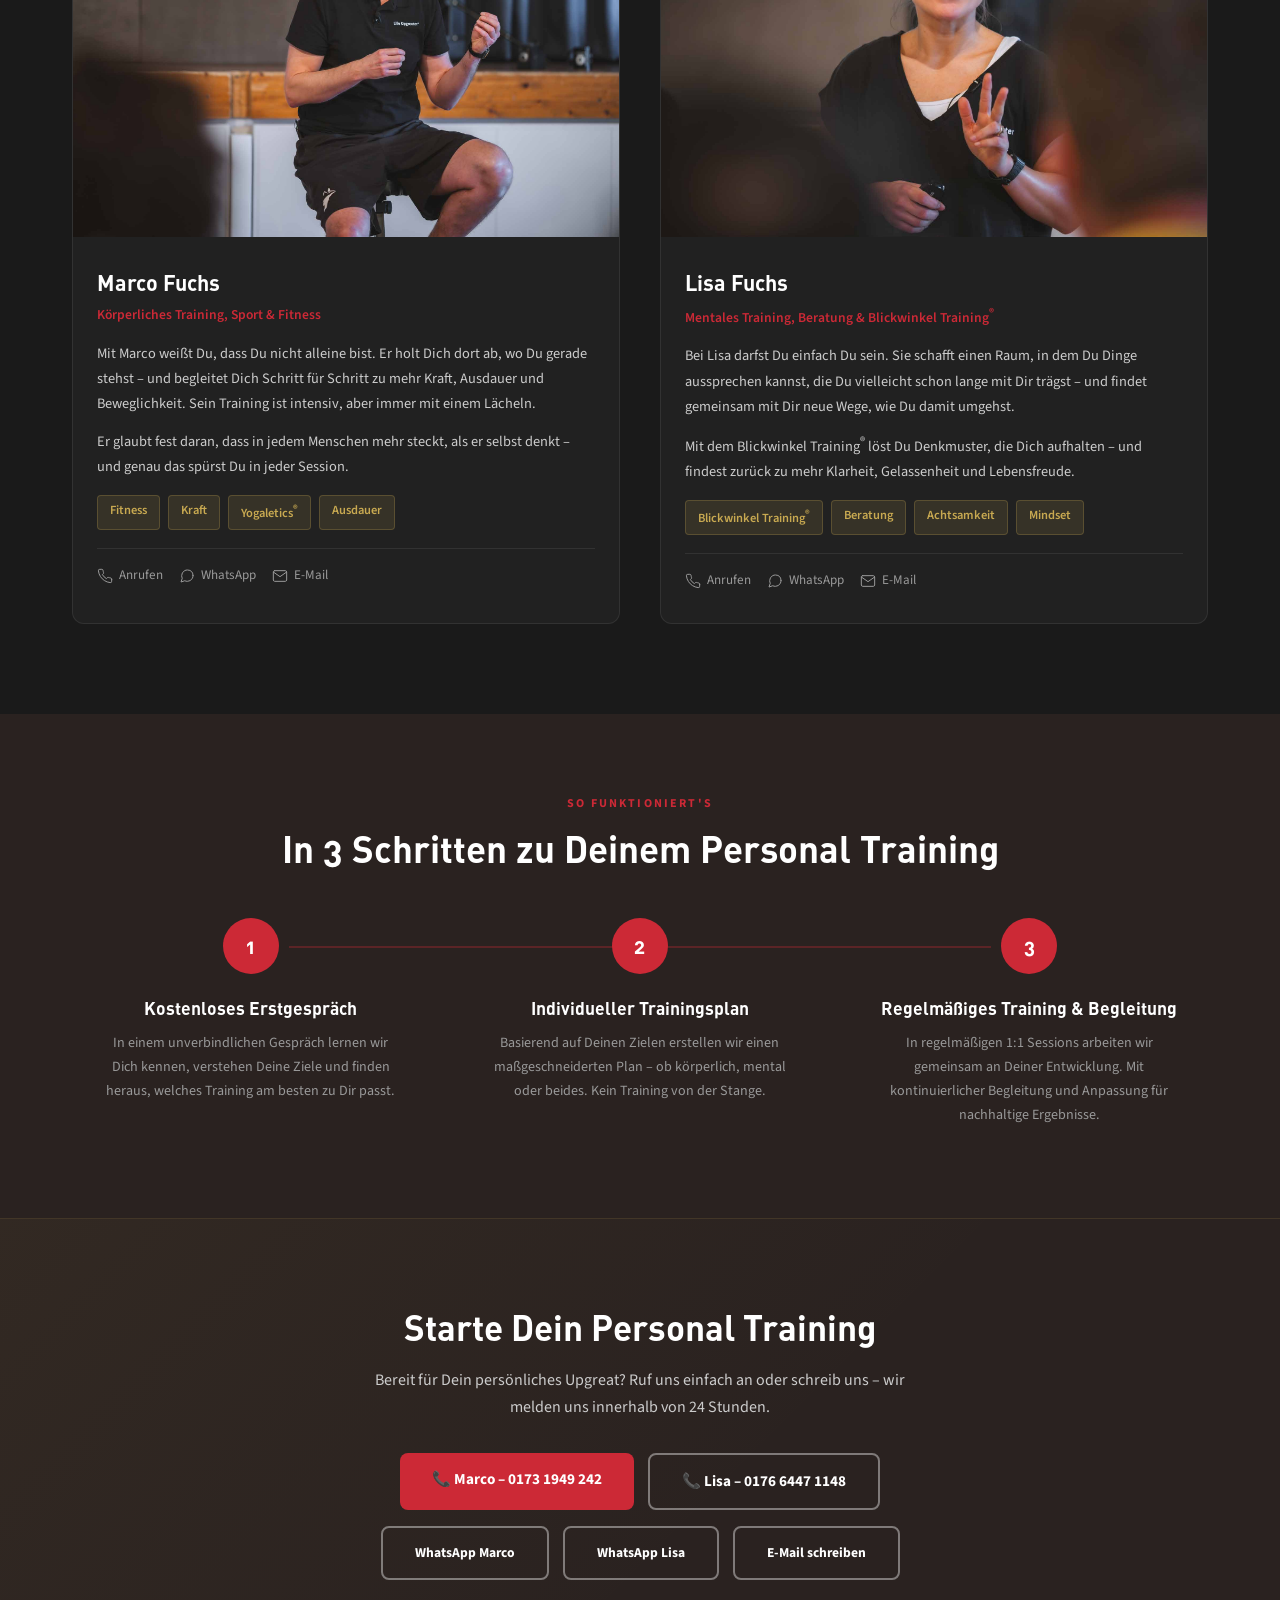
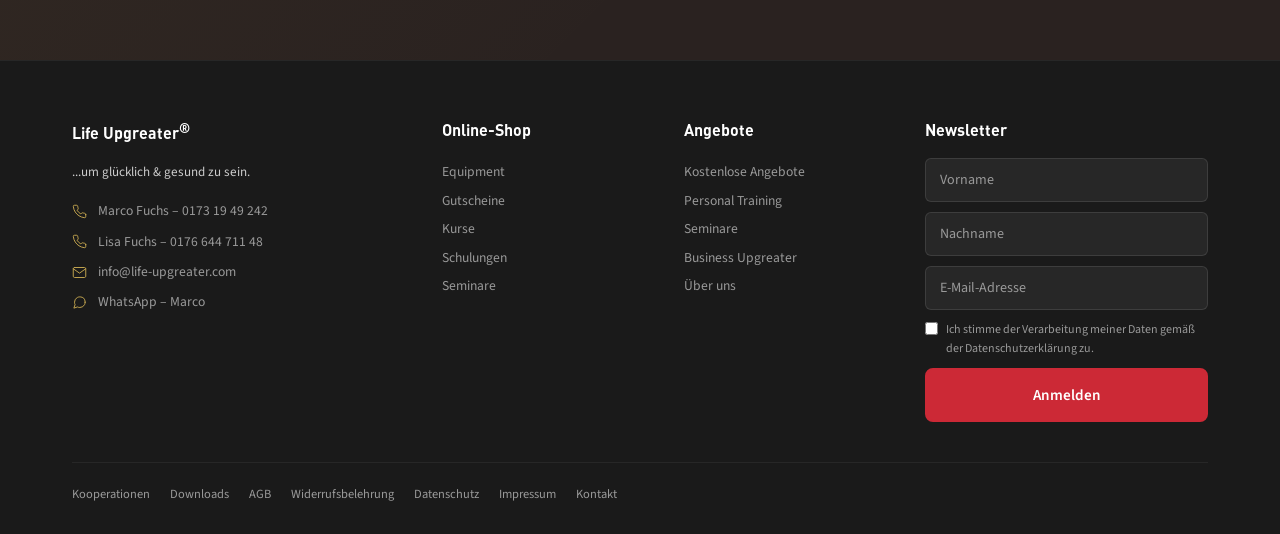
<file: site/personal-training.html>
<!DOCTYPE html>
<html lang="de">
<head>
  <meta charset="UTF-8">
  <link rel="icon" type="image/svg+xml" href="favicon.svg">
  <meta name="viewport" content="width=device-width, initial-scale=1.0">
  <title>Personal Training – Life Upgreater®</title>
  <link rel="preconnect" href="https://fonts.googleapis.com">
  <link rel="preconnect" href="https://fonts.gstatic.com" crossorigin>
  <link href="https://fonts.googleapis.com/css2?family=Lora:ital,wght@0,400;0,600;1,400&family=Source+Sans+3:wght@300;400;500;600;700&display=swap" rel="stylesheet">
  <style>
    @font-face {
      font-family: 'DIN Alternate';
      src: url('fonts/din-alternate-bold.otf') format('opentype');
      font-weight: 700;
      font-style: normal;
      font-display: swap;
    }

    *, *::before, *::after { margin: 0; padding: 0; box-sizing: border-box; }

    :root {
      --bg-dark: #1A1A1A;
      --bg-dark-warm: #2A2220;
      --bg-trust: #2A2220;
      --red: #CC2936;
      --red-hover: #E03040;
      --white: #FFFFFF;
      --light-gray: #F5F5F5;
      --gold: #C8A951;
      --text-light: #CCCCCC;
      --text-muted: #999999;
      --font-display: 'DIN Alternate', 'Source Sans 3', sans-serif;
      --font-body: 'Source Sans 3', sans-serif;
      --font-accent: 'Lora', Georgia, serif;
      --max-w: 1200px;
    }

    html { scroll-behavior: smooth; }
    body {
      font-family: var(--font-body);
      color: var(--white);
      background: var(--bg-dark);
      line-height: 1.6;
      overflow-x: hidden;
      -webkit-font-smoothing: antialiased;
    }
    img { max-width: 100%; display: block; }
    a { text-decoration: none; color: inherit; cursor: pointer; }
    ul { list-style: none; }
    .wrap { max-width: var(--max-w); margin: 0 auto; padding: 0 32px; }

    /* ── Buttons ── */
    .btn {
      display: inline-block;
      padding: 14px 28px;
      border-radius: 8px;
      font-family: var(--font-body);
      font-weight: 600;
      font-size: 0.95rem;
      cursor: pointer;
      transition: all 0.25s;
      border: 2px solid transparent;
    }
    .btn-red {
      background: var(--red);
      color: var(--white);
      border-color: var(--red);
    }
    .btn-red:hover {
      background: var(--red-hover);
      border-color: var(--red-hover);
      transform: translateY(-2px);
      box-shadow: 0 6px 20px rgba(204,41,54,0.3);
    }
    .btn-ghost {
      background: transparent;
      color: var(--white);
      border-color: rgba(255,255,255,0.5);
    }
    .btn-ghost:hover { background: rgba(255,255,255,0.08); }

    /* ── Section Label ── */
    .label {
      font-size: 0.75rem;
      font-weight: 700;
      letter-spacing: 0.18em;
      text-transform: uppercase;
      color: var(--red);
      margin-bottom: 14px;
    }

    /* Announcement Bar */
    .topbar { display: block; width: 100%; background: var(--red); text-align: center; padding: 11px 16px; font-size: 0.88rem; font-weight: 500; color: #fff; cursor: pointer; transition: background 0.3s; line-height: 1.4; }
    .topbar:hover { background: var(--red-hover); }
    .topbar strong { font-weight: 700; }
    .topbar .pulse { display: inline-block; width: 7px; height: 7px; background: #fff; border-radius: 50%; margin-right: 6px; animation: pulse 1.5s ease infinite; vertical-align: middle; }
    @keyframes pulse { 0%, 100% { opacity: 1; transform: scale(1); } 50% { opacity: 0.4; transform: scale(1.4); } }

    /* ═══════════════════════════════════════
       NAVIGATION
    ═══════════════════════════════════════ */
    .nav {
      background: var(--bg-dark);
      position: sticky; top: 0; z-index: 100;
      border-bottom: 1px solid rgba(255,255,255,0.06);
    }
    .nav-main {
      display: flex; align-items: center; justify-content: space-between;
      height: 64px;
      max-width: var(--max-w); margin: 0 auto; padding: 0 32px;
    }
    .nav-logo {
      font-family: var(--font-display);
      font-size: 1.15rem; font-weight: 700; white-space: nowrap;
    }
    .nav-logo sup { color: var(--red); font-size: 0.7em; }
    .nav-links { display: flex; align-items: center; gap: 28px; }
    .nav-links a {
      font-size: 0.85rem; font-weight: 500; color: var(--text-light);
      transition: color 0.2s;
    }
    .nav-links a:hover { color: #fff; }
    .nav-links .active { color: var(--white); }
    .nav-links .nav-cta {
      background: var(--red); color: #fff !important;
      padding: 9px 22px; border-radius: 6px;
    }
    .nav-links .nav-cta:hover { background: var(--red-hover); }

    /* Sub-Nav */ {
      background: #222;
      border-bottom: 1px solid rgba(255,255,255,0.06);
    }-inner {
      max-width: var(--max-w); margin: 0 auto; padding: 14px 32px;
      display: grid; grid-template-columns: repeat(4, 1fr); gap: 32px;
    }-item {
      display: block; padding: 10px 14px; border-radius: 6px;
      text-decoration: none; color: inherit; cursor: pointer;
      transition: background 0.2s, border-color 0.2s;
      border: 1px solid transparent;
    }-item:hover {
      background: rgba(255,255,255,0.06);
      border-color: rgba(255,255,255,0.1);
    }-item h4 {
      font-family: var(--font-display);
      font-size: 0.9rem; font-weight: 700; margin-bottom: 2px;
    }-item h4::after {
      content: ' →'; opacity: 0; transition: opacity 0.2s;
    }-item:hover h4::after { opacity: 1; }-item p {
      font-size: 0.78rem; color: var(--text-muted); line-height: 1.4;
    }

    .nav-hamburger {
      display: none; flex-direction: column; gap: 5px;
      background: none; border: none; cursor: pointer; padding: 4px;
    }
    .nav-hamburger span {
      width: 24px; height: 2px; background: #fff; border-radius: 2px;
    }

    /* ═══════════════════════════════════════
       HERO (subpage – smaller, with bg image)
    ═══════════════════════════════════════ */
    .hero-sub-page {
      position: relative;
      min-height: 50vh;
      display: flex; align-items: center;
      background: var(--bg-dark);
      overflow: hidden;
    }
    .hero-sub-page .hero-img {
      position: absolute; inset: 0;
      background: url('img/personal-lisa.jpg') center center / cover no-repeat;
    }
    .hero-sub-page .hero-img::after {
      content: '';
      position: absolute; inset: 0;
      background: linear-gradient(
        to right,
        rgba(26,26,26,0.95) 0%,
        rgba(26,26,26,0.82) 35%,
        rgba(26,26,26,0.4) 65%,
        rgba(26,26,26,0.25) 100%
      );
    }
    .hero-sub-page .hero-body {
      position: relative; z-index: 2;
      max-width: var(--max-w); margin: 0 auto; padding: 0 32px;
      width: 100%;
    }
    .hero-sub-page h1 {
      font-family: var(--font-display);
      font-size: clamp(2rem, 4.5vw, 3.2rem);
      font-weight: 700; line-height: 1.1;
      max-width: 560px;
      margin-bottom: 14px;
    }
    .hero-sub-page .hero-subtitle {
      font-size: 1.1rem; color: var(--text-light);
      max-width: 500px; line-height: 1.6;
    }

    /* ═══════════════════════════════════════
       INTRO SECTION
    ═══════════════════════════════════════ */
    .intro {
      background: var(--bg-dark-warm);
      padding: 80px 0 90px;
    }
    .intro h2 {
      font-family: var(--font-display);
      font-size: clamp(1.6rem, 3.5vw, 2.3rem);
      font-weight: 700; line-height: 1.15;
      margin-bottom: 18px;
    }
    .intro-text {
      font-size: 0.95rem; color: var(--text-light);
      line-height: 1.75; max-width: 760px;
      margin-bottom: 18px;
    }
    .intro-usps {
      display: grid;
      grid-template-columns: repeat(3, 1fr);
      gap: 24px;
      margin-top: 40px;
    }
    .usp-item {
      background: rgba(255,255,255,0.04);
      border: 1px solid rgba(255,255,255,0.08);
      border-radius: 10px;
      padding: 28px 24px;
      transition: transform 0.3s, border-color 0.3s;
    }
    .usp-item:hover {
      transform: translateY(-4px);
      border-color: rgba(204,41,54,0.3);
    }
    .usp-icon {
      margin-bottom: 12px;
      display: block;
    }
    .usp-icon svg {
      width: 32px; height: 32px; stroke: var(--gold); fill: none;
      stroke-width: 1.5; stroke-linecap: round; stroke-linejoin: round;
      display: inline-block;
    }
    .usp-item h4 {
      font-family: var(--font-display);
      font-size: 1rem; font-weight: 700;
      margin-bottom: 8px;
    }
    .usp-item p {
      font-size: 0.85rem; color: var(--text-muted);
      line-height: 1.65;
    }

    /* ═══════════════════════════════════════
       COACHES (Two Columns)
    ═══════════════════════════════════════ */
    .coaches {
      background: var(--bg-dark);
      padding: 80px 0 90px;
    }
    .coaches-head {
      text-align: center;
      margin-bottom: 48px;
    }
    .coaches-head h2 {
      font-family: var(--font-display);
      font-size: clamp(1.6rem, 3.5vw, 2.3rem);
      font-weight: 700; line-height: 1.15;
    }
    .coaches-grid {
      display: grid;
      grid-template-columns: 1fr 1fr;
      gap: 40px;
    }
    .coach-card {
      background: rgba(255,255,255,0.03);
      border: 1px solid rgba(255,255,255,0.08);
      border-radius: 12px;
      overflow: hidden;
      transition: transform 0.3s, box-shadow 0.3s;
    }
    .coach-card:hover {
      transform: translateY(-6px);
      box-shadow: 0 16px 40px rgba(0,0,0,0.3);
    }
    .coach-img {
      aspect-ratio: 4/3; overflow: hidden;
    }
    .coach-img img {
      width: 100%; height: 100%; object-fit: cover;
      transition: transform 0.5s;
    }
    .coach-card:hover .coach-img img { transform: scale(1.04); }
    .coach-body {
      padding: 28px 24px 32px;
    }
    .coach-body h3 {
      font-family: var(--font-display);
      font-size: 1.35rem; font-weight: 700;
      margin-bottom: 4px;
    }
    .coach-body .coach-role {
      font-size: 0.85rem; color: var(--red);
      font-weight: 600; margin-bottom: 14px;
    }
    .coach-body p {
      font-size: 0.9rem; color: var(--text-light);
      line-height: 1.75; margin-bottom: 12px;
    }
    .coach-tags {
      display: flex; flex-wrap: wrap; gap: 8px;
      margin-top: 16px;
    }
    .coach-tag {
      background: rgba(200,169,81,0.12);
      border: 1px solid rgba(200,169,81,0.25);
      color: var(--gold);
      font-size: 0.78rem; font-weight: 600;
      padding: 5px 12px; border-radius: 4px;
    }
    .coach-contact {
      display: flex; gap: 16px; flex-wrap: wrap; margin-top: 18px;
      padding-top: 16px; border-top: 1px solid rgba(255,255,255,0.08);
    }
    .coach-contact a {
      display: flex; align-items: center; gap: 6px;
      font-size: 0.82rem; color: var(--text-muted);
      transition: color 0.2s;
    }
    .coach-contact a:hover { color: var(--gold); }
    .coach-contact a svg {
      width: 16px; height: 16px; stroke: currentColor; fill: none;
      stroke-width: 1.5; stroke-linecap: round; stroke-linejoin: round;
    }

    /* ═══════════════════════════════════════
       HOW IT WORKS (3 Steps)
    ═══════════════════════════════════════ */
    .steps {
      background: var(--bg-dark-warm);
      padding: 80px 0 90px;
    }
    .steps-head {
      text-align: center;
      margin-bottom: 48px;
    }
    .steps-head h2 {
      font-family: var(--font-display);
      font-size: clamp(1.6rem, 3.5vw, 2.3rem);
      font-weight: 700; line-height: 1.15;
    }
    .steps-grid {
      display: grid;
      grid-template-columns: repeat(3, 1fr);
      gap: 32px;
      position: relative;
    }
    .step {
      text-align: center;
      position: relative;
    }
    .step-number {
      width: 56px; height: 56px;
      background: var(--red);
      border-radius: 50%;
      display: flex; align-items: center; justify-content: center;
      font-family: var(--font-display);
      font-size: 1.3rem; font-weight: 700;
      margin: 0 auto 20px;
      position: relative;
      z-index: 1;
    }
    .step h3 {
      font-family: var(--font-display);
      font-size: 1.1rem; font-weight: 700;
      margin-bottom: 10px;
    }
    .step p {
      font-size: 0.88rem; color: var(--text-muted);
      line-height: 1.7;
      max-width: 300px;
      margin: 0 auto;
    }
    /* Connector line between steps */
    .steps-grid::before {
      content: '';
      position: absolute;
      top: 28px;
      left: calc(16.67% + 28px);
      right: calc(16.67% + 28px);
      height: 2px;
      background: rgba(204,41,54,0.3);
      z-index: 0;
    }

    /* ═══════════════════════════════════════
       CTA SECTION
    ═══════════════════════════════════════ */
    .cta-section {
      background: var(--bg-dark-warm);
      border-top: 1px solid rgba(200,169,81,0.15);
      padding: 80px 0;
      text-align: center;
      position: relative;
      overflow: hidden;
    }
    .cta-section::before {
      content: '';
      position: absolute; inset: 0;
      background: linear-gradient(135deg, rgba(200,169,81,0.05) 0%, transparent 60%);
    }
    .cta-inner {
      position: relative; z-index: 1;
    }
    .cta-section h2 {
      font-family: var(--font-display);
      font-size: clamp(1.5rem, 3vw, 2.2rem);
      font-weight: 700;
      margin-bottom: 12px;
      color: var(--white);
    }
    .cta-section p {
      font-size: 1rem;
      color: var(--text-light);
      max-width: 560px;
      margin: 0 auto 32px;
      line-height: 1.7;
    }
    .cta-section .btn-white {
      display: inline-block;
      background: var(--red); color: #fff;
      padding: 14px 32px; border-radius: 8px;
      font-weight: 700; font-size: 0.95rem;
      transition: transform 0.2s, box-shadow 0.2s, background 0.2s;
      border: none; cursor: pointer;
    }
    .cta-section .btn-white:hover {
      background: var(--red-hover);
      transform: translateY(-2px);
      box-shadow: 0 6px 20px rgba(204,41,54,0.3);
    }

    /* ═══════════════════════════════════════
       FOOTER
    ═══════════════════════════════════════ */
    .footer {
      background: var(--bg-dark);
      border-top: 1px solid rgba(255,255,255,0.06);
      padding: 56px 0 28px;
    }
    .footer-grid {
      display: grid;
      grid-template-columns: 1.3fr 0.8fr 0.8fr 1.1fr;
      gap: 36px;
      margin-bottom: 40px;
    }
    .footer h4 {
      font-family: var(--font-display);
      font-size: 1rem; font-weight: 700;
      margin-bottom: 16px;
    }
    .footer p, .footer a {
      font-size: 0.85rem; color: var(--text-muted);
      line-height: 1.8;
    }
    .footer a:hover { color: #fff; }
    .footer-links a { display: block; padding: 2px 0; }
    .footer-contact-line {
      display: flex; align-items: center; gap: 8px;
      margin-bottom: 6px; font-size: 0.85rem;
    }
    .footer-contact-line .ico { width: 18px; text-align: center; display: inline-flex; align-items: center; }
    .footer-contact-line .ico svg { width: 15px; height: 15px; stroke: var(--gold); fill: none; stroke-width: 1.5; stroke-linecap: round; stroke-linejoin: round; }
    .footer-newsletter {
      display: flex; flex-direction: column; gap: 10px;
    }
    .footer-newsletter input {
      background: rgba(255,255,255,0.06);
      border: 1px solid rgba(255,255,255,0.1);
      border-radius: 6px;
      padding: 11px 14px; color: #fff;
      font-family: var(--font-body); font-size: 0.88rem;
    }
    .footer-newsletter input::placeholder { color: var(--text-muted); }
    .footer-newsletter input:focus { outline: none; border-color: var(--red); }
    .footer-newsletter .check-row {
      display: flex; align-items: flex-start; gap: 8px;
      font-size: 0.75rem; color: var(--text-muted);
    }
    .footer-newsletter .check-row input { margin-top: 2px; accent-color: var(--red); }
    .footer-bottom {
      border-top: 1px solid rgba(255,255,255,0.06);
      padding-top: 20px;
      display: flex; justify-content: space-between;
      align-items: center; flex-wrap: wrap; gap: 12px;
    }
    .footer-legal { display: flex; gap: 20px; flex-wrap: wrap; }
    .footer-legal a { font-size: 0.78rem; color: var(--text-muted); }
    .footer-legal a:hover { color: #fff; }

    /* ── Scroll animation ── */
    .fade-up {
      opacity: 0; transform: translateY(28px);
      transition: opacity 0.6s ease, transform 0.6s ease;
    }
    .fade-up.vis { opacity: 1; transform: translateY(0); }
    .d1 { transition-delay: 0.1s; }
    .d2 { transition-delay: 0.2s; }
    .d3 { transition-delay: 0.3s; }

    .mobile-sub-links { display: none; }

    /* ── Responsive ── */
    @media (max-width: 960px) {
      .nav-links { display: none; }
      .nav-hamburger { display: flex; }
      .nav-links.open {
        display: flex; flex-direction: column;
        position: absolute; top: 64px; left: 0; right: 0;
        background: var(--bg-dark); padding: 20px 32px; gap: 16px;
        border-bottom: 1px solid rgba(255,255,255,0.06);
        z-index: 200;
      }
      .mobile-sub-links {
        display: flex; flex-direction: column; gap: 0;
        border-top: 1px solid rgba(255,255,255,0.08);
        padding-top: 12px; margin-top: 4px; width: 100%;
      }
      .mobile-sub-links a { font-size: 0.82rem; color: var(--text-muted) !important; padding: 8px 0; }
      .mobile-sub-links a:hover { color: #fff !important; }
      .intro-usps { grid-template-columns: 1fr; max-width: 420px; margin-left: auto; margin-right: auto; }
      .coaches-grid { grid-template-columns: 1fr; max-width: 500px; margin: 0 auto; }
      .steps-grid { grid-template-columns: 1fr; max-width: 400px; margin: 0 auto; }
      .steps-grid::before { display: none; }
      .footer-grid { grid-template-columns: 1fr 1fr; }
    }
    @media (max-width: 600px) {
      .wrap { padding: 0 20px; }
      .hero-sub-page { min-height: 40vh; }
      .hero-sub-page h1 { font-size: 1.8rem; }
      .hero-sub-page .hero-subtitle { font-size: 0.95rem; }
      .intro h2, .coaches-head h2, .steps-head h2 { font-size: 1.4rem; }
      .footer-grid { grid-template-columns: 1fr; }
      .footer-bottom { flex-direction: column; text-align: center; }
      .footer-legal { justify-content: center; }
    }

    /* ═══════════════════════════════════════
       LIGHT THEME
    ═══════════════════════════════════════ */
    body.light {
      --bg-dark: #FAFAFA;
      --bg-dark-warm: #F0EDEA;
      --bg-trust: #F0EDEA;
      --white: #1A1A1A;
      --text-light: #444444;
      --text-muted: #777777;
      --gold: #A38932;
    }
    body.light { background: #FAFAFA; color: #1A1A1A; }
    body.light .nav { background: #fff; border-bottom-color: rgba(0,0,0,0.08); }
    body.light { background: #F5F5F5; border-bottom-color: rgba(0,0,0,0.06); }
    body.light-item:hover { background: rgba(0,0,0,0.04); border-color: rgba(0,0,0,0.08); }
    body.light .nav-links a { color: #555; }
    body.light .nav-links a:hover { color: #1A1A1A; }
    body.light .nav-links .active { color: #1A1A1A; }
    body.light .nav-hamburger span { background: #1A1A1A; }
    body.light .hero-sub-page { background: #FAFAFA; }
    body.light .hero-sub-page h1, body.light .hero-sub-page .hero-subtitle, body.light .hero-sub-page .label { color: #fff !important; }
    body.light .intro { background: #F0EDEA; }
    body.light .usp-item { background: #fff; box-shadow: 0 2px 12px rgba(0,0,0,0.06); }
    body.light .usp-item h4 { color: #1A1A1A; }
    body.light .coaches { background: #FAFAFA; }
    body.light .coach-card { background: #fff; box-shadow: 0 4px 20px rgba(0,0,0,0.08); }
    body.light .coach-card h3 { color: #1A1A1A; }
    body.light .coach-role { color: #555; }
    body.light .coach-tag { background: rgba(0,0,0,0.05); color: #555; }
    body.light .steps { background: #F0EDEA; }
    body.light .step { background: #fff; box-shadow: 0 2px 12px rgba(0,0,0,0.06); }
    body.light .step h4 { color: #1A1A1A; }
    body.light .step-number { background: var(--red); color: #fff; }
    body.light .cta-section { background: #F0EDEA; border-top: 1px solid rgba(0,0,0,0.06); }
    body.light .cta-section h2 { color: #1A1A1A; }
    body.light .cta-section p { color: #555; }
    body.light .topbar { background: var(--red); }
    body.light .btn-red { color: #fff !important; }
    body.light .nav-links .nav-cta { color: #fff !important; }
    body.light .footer { background: #1A1A1A; color: #fff; }
    body.light .footer h4, body.light .footer p, body.light .footer a { color: #ccc; }
    body.light .footer a:hover { color: #fff; }
    body.light .footer-bottom { border-color: rgba(255,255,255,0.1); }

    /* ═══════════════════════════════════════
       THEME SWITCHER
    ═══════════════════════════════════════ */
    .theme-switcher {
      position: fixed;
      right: 20px;
      top: 50%;
      transform: translateY(-50%);
      z-index: 999;
      display: flex;
      flex-direction: column;
      gap: 8px;
    }
    .theme-btn {
      width: 42px; height: 42px;
      border-radius: 50%;
      border: 2px solid rgba(255,255,255,0.3);
      cursor: pointer;
      transition: all 0.3s;
      display: flex; align-items: center; justify-content: center;
      box-shadow: 0 4px 16px rgba(0,0,0,0.3);
      position: relative;
    }
    .theme-btn:hover {
      transform: scale(1.12);
      box-shadow: 0 6px 24px rgba(0,0,0,0.4);
    }
    .theme-btn.active {
      border-color: var(--red);
      box-shadow: 0 0 0 3px rgba(204,41,54,0.3), 0 4px 16px rgba(0,0,0,0.3);
    }
    .theme-btn svg { width: 20px; height: 20px; }
    .theme-btn-dark { background: #1A1A1A; }
    .theme-btn-dark svg { stroke: #fff; fill: none; stroke-width: 2; }
    .theme-btn-light { background: #F5F5F5; }
    .theme-btn-light svg { stroke: #333; fill: none; stroke-width: 2; }
    body.light .theme-btn { border-color: rgba(0,0,0,0.15); }
    .theme-label {
      position: absolute;
      right: 52px;
      white-space: nowrap;
      background: rgba(0,0,0,0.85);
      color: #fff;
      font-size: 0.75rem;
      font-weight: 600;
      padding: 5px 10px;
      border-radius: 4px;
      opacity: 0;
      pointer-events: none;
      transition: opacity 0.2s;
    }
    .theme-btn:hover .theme-label { opacity: 1; }
    body.light .theme-label { background: rgba(0,0,0,0.75); }

    @media (max-width: 600px) {
      .theme-btn { width: 38px; height: 38px; }
      .theme-switcher { right: 16px; }
    }
  </style>
</head>
<body>

<!-- ═══ NAVIGATION ═══ -->
<!-- Announcement Bar -->
<div class="topbar" onclick="location.href='happyme-happyfamily.html'">
  <span class="pulse"></span>
  <strong>Nächstes Seminar:</strong> HappyMe-HappyFamily am 26. April 2026 – Jetzt Platz sichern!
</div>
<nav class="nav">
  <div class="nav-main">
    <a href="index.html" class="nav-logo">Life Upgreater<sup>&reg;</sup></a>
    <div class="nav-links" id="navLinks">
      <a href="ueber-uns.html">Über uns</a>
      <a href="index.html#kostenlos">Kostenlose Angebote</a>
      <a href="index.html#angebote" class="active">Unsere Angebote</a>
      <a href="shop.html">Shop</a>
      <a href="#" class="nav-cta">Kontakt</a>
    </div>
    <button class="nav-hamburger" id="navToggle" aria-label="Menü">
      <span></span><span></span><span></span>
    </button>
  </div>
</nav>

<!-- ═══ 1: HERO ═══ -->
<section class="hero-sub-page">
  <div class="hero-img"></div>
  <div class="hero-body">
    <p class="label fade-up">Personal Training</p>
    <h1 class="fade-up d1">Personal Training</h1>
    <p class="hero-subtitle fade-up d2">Körperlich &amp; Mental – Dein exklusives 1:1 Training mit Marco &amp; Lisa</p>
  </div>
</section>

<!-- ═══ 2: INTRO ═══ -->
<section class="intro">
  <div class="wrap">
    <div class="fade-up">
      <p class="label">Personal Training</p>
      <h2>Du weißt, dass mehr in Dir steckt</h2>
    </div>
    <p class="intro-text fade-up d1">Vielleicht fehlt Dir der richtige Plan. Vielleicht die Energie. Oder einfach jemand, der Dich wirklich sieht – und gezielt begleitet, statt Standardprogramme abzuarbeiten. Genau hier setzen wir an.</p>
    <p class="intro-text fade-up d1">Im 1:1 Training mit Marco oder Lisa geht es ausschließlich um Dich: Deine Ziele, Deine Situation, Dein Tempo. Körperlich fit werden, mental stärker werden – oder beides. Kein Schema F, keine Gruppenübungen. Nur volle Aufmerksamkeit für Dich und Deine Entwicklung.</p>

    <div class="intro-usps">
      <div class="usp-item fade-up">
        <span class="usp-icon"><svg viewBox="0 0 24 24"><circle cx="12" cy="12" r="10"/><circle cx="12" cy="12" r="6"/><circle cx="12" cy="12" r="2"/></svg></span>
        <h4>100% individuell</h4>
        <p>Jedes Training wird auf Deine Ziele, Dein Level und Deine Bedürfnisse zugeschnitten – keine Standardpläne.</p>
      </div>
      <div class="usp-item fade-up d1">
        <span class="usp-icon"><svg viewBox="0 0 24 24"><path d="M12 2a7 7 0 0 1 7 7c0 2.38-1.19 4.47-3 5.74V17a1 1 0 0 1-1 1H9a1 1 0 0 1-1-1v-2.26C6.19 13.47 5 11.38 5 9a7 7 0 0 1 7-7z"/><line x1="9" y1="21" x2="15" y2="21"/><line x1="10" y1="24" x2="14" y2="24"/></svg></span>
        <h4>Körper &amp; Geist vereint</h4>
        <p>Die einzigartige Kombination aus physischem Training und Blickwinkel Training<sup>&reg;</sup> für nachhaltige Veränderung.</p>
      </div>
      <div class="usp-item fade-up d2">
        <span class="usp-icon"><svg viewBox="0 0 24 24"><path d="M17 21v-2a4 4 0 0 0-4-4H5a4 4 0 0 0-4 4v2"/><circle cx="9" cy="7" r="4"/><path d="M23 21v-2a4 4 0 0 0-3-3.87"/><path d="M16 3.13a4 4 0 0 1 0 7.75"/></svg></span>
        <h4>Jemand, der Dich wirklich kennt</h4>
        <p>Marco oder Lisa – oder beide. Du entscheidest, wer Dich begleitet. Ganz nach dem, was Du gerade brauchst.</p>
      </div>
    </div>
  </div>
</section>

<!-- ═══ 3: COACHES ═══ -->
<section class="coaches">
  <div class="wrap">
    <div class="coaches-head fade-up">
      <p class="label">Deine Begleitung</p>
      <h2>Persönlich, auf Augenhöhe – für Dich da</h2>
    </div>

    <div class="coaches-grid">
      <!-- Marco -->
      <div class="coach-card fade-up">
        <div class="coach-img">
          <img src="img/seminar-marco.jpg" alt="Marco Fuchs – Körperliches Training">
        </div>
        <div class="coach-body">
          <h3>Marco Fuchs</h3>
          <p class="coach-role">Körperliches Training, Sport &amp; Fitness</p>
          <p>Mit Marco weißt Du, dass Du nicht alleine bist. Er holt Dich dort ab, wo Du gerade stehst – und begleitet Dich Schritt für Schritt zu mehr Kraft, Ausdauer und Beweglichkeit. Sein Training ist intensiv, aber immer mit einem Lächeln.</p>
          <p>Er glaubt fest daran, dass in jedem Menschen mehr steckt, als er selbst denkt – und genau das spürst Du in jeder Session.</p>
          <div class="coach-tags">
            <span class="coach-tag">Fitness</span>
            <span class="coach-tag">Kraft</span>
            <span class="coach-tag">Yogaletics<sup>&reg;</sup></span>
            <span class="coach-tag">Ausdauer</span>
          </div>
          <div class="coach-contact">
            <a href="tel:+491731949242"><svg viewBox="0 0 24 24"><path d="M22 16.92v3a2 2 0 0 1-2.18 2 19.79 19.79 0 0 1-8.63-3.07 19.5 19.5 0 0 1-6-6 19.79 19.79 0 0 1-3.07-8.67A2 2 0 0 1 4.11 2h3a2 2 0 0 1 2 1.72 12.84 12.84 0 0 0 .7 2.81 2 2 0 0 1-.45 2.11L8.09 9.91a16 16 0 0 0 6 6l1.27-1.27a2 2 0 0 1 2.11-.45 12.84 12.84 0 0 0 2.81.7A2 2 0 0 1 22 16.92z"/></svg>Anrufen</a>
            <a href="https://wa.me/491731949242" target="_blank"><svg viewBox="0 0 24 24"><path d="M21 11.5a8.38 8.38 0 0 1-.9 3.8 8.5 8.5 0 0 1-7.6 4.7 8.38 8.38 0 0 1-3.8-.9L3 21l1.9-5.7a8.38 8.38 0 0 1-.9-3.8 8.5 8.5 0 0 1 4.7-7.6 8.38 8.38 0 0 1 3.8-.9h.5a8.48 8.48 0 0 1 8 8v.5z"/></svg>WhatsApp</a>
            <a href="mailto:info@life-upgreater.com"><svg viewBox="0 0 24 24"><path d="M4 4h16c1.1 0 2 .9 2 2v12c0 1.1-.9 2-2 2H4c-1.1 0-2-.9-2-2V6c0-1.1.9-2 2-2z"/><polyline points="22,6 12,13 2,6"/></svg>E-Mail</a>
          </div>
        </div>
      </div>

      <!-- Lisa -->
      <div class="coach-card fade-up d1">
        <div class="coach-img">
          <img src="img/personal-lisa.jpg" alt="Lisa Fuchs – Mentales Training">
        </div>
        <div class="coach-body">
          <h3>Lisa Fuchs</h3>
          <p class="coach-role">Mentales Training, Beratung &amp; Blickwinkel Training<sup>&reg;</sup></p>
          <p>Bei Lisa darfst Du einfach Du sein. Sie schafft einen Raum, in dem Du Dinge aussprechen kannst, die Du vielleicht schon lange mit Dir trägst – und findet gemeinsam mit Dir neue Wege, wie Du damit umgehst.</p>
          <p>Mit dem Blickwinkel Training<sup>&reg;</sup> löst Du Denkmuster, die Dich aufhalten – und findest zurück zu mehr Klarheit, Gelassenheit und Lebensfreude.</p>
          <div class="coach-tags">
            <span class="coach-tag">Blickwinkel Training<sup>&reg;</sup></span>
            <span class="coach-tag">Beratung</span>
            <span class="coach-tag">Achtsamkeit</span>
            <span class="coach-tag">Mindset</span>
          </div>
          <div class="coach-contact">
            <a href="tel:+491766447148"><svg viewBox="0 0 24 24"><path d="M22 16.92v3a2 2 0 0 1-2.18 2 19.79 19.79 0 0 1-8.63-3.07 19.5 19.5 0 0 1-6-6 19.79 19.79 0 0 1-3.07-8.67A2 2 0 0 1 4.11 2h3a2 2 0 0 1 2 1.72 12.84 12.84 0 0 0 .7 2.81 2 2 0 0 1-.45 2.11L8.09 9.91a16 16 0 0 0 6 6l1.27-1.27a2 2 0 0 1 2.11-.45 12.84 12.84 0 0 0 2.81.7A2 2 0 0 1 22 16.92z"/></svg>Anrufen</a>
            <a href="https://wa.me/491766447148" target="_blank"><svg viewBox="0 0 24 24"><path d="M21 11.5a8.38 8.38 0 0 1-.9 3.8 8.5 8.5 0 0 1-7.6 4.7 8.38 8.38 0 0 1-3.8-.9L3 21l1.9-5.7a8.38 8.38 0 0 1-.9-3.8 8.5 8.5 0 0 1 4.7-7.6 8.38 8.38 0 0 1 3.8-.9h.5a8.48 8.48 0 0 1 8 8v.5z"/></svg>WhatsApp</a>
            <a href="mailto:info@life-upgreater.com"><svg viewBox="0 0 24 24"><path d="M4 4h16c1.1 0 2 .9 2 2v12c0 1.1-.9 2-2 2H4c-1.1 0-2-.9-2-2V6c0-1.1.9-2 2-2z"/><polyline points="22,6 12,13 2,6"/></svg>E-Mail</a>
          </div>
        </div>
      </div>
    </div>
  </div>
</section>

<!-- ═══ 4: HOW IT WORKS ═══ -->
<section class="steps">
  <div class="wrap">
    <div class="steps-head fade-up">
      <p class="label">So funktioniert's</p>
      <h2>In 3 Schritten zu Deinem Personal Training</h2>
    </div>

    <div class="steps-grid">
      <div class="step fade-up">
        <div class="step-number">1</div>
        <h3>Kostenloses Erstgespräch</h3>
        <p>In einem unverbindlichen Gespräch lernen wir Dich kennen, verstehen Deine Ziele und finden heraus, welches Training am besten zu Dir passt.</p>
      </div>
      <div class="step fade-up d1">
        <div class="step-number">2</div>
        <h3>Individueller Trainingsplan</h3>
        <p>Basierend auf Deinen Zielen erstellen wir einen maßgeschneiderten Plan – ob körperlich, mental oder beides. Kein Training von der Stange.</p>
      </div>
      <div class="step fade-up d2">
        <div class="step-number">3</div>
        <h3>Regelmäßiges Training &amp; Begleitung</h3>
        <p>In regelmäßigen 1:1 Sessions arbeiten wir gemeinsam an Deiner Entwicklung. Mit kontinuierlicher Begleitung und Anpassung für nachhaltige Ergebnisse.</p>
      </div>
    </div>
  </div>
</section>

<!-- ═══ 5: CTA ═══ -->
<section class="cta-section">
  <div class="wrap">
    <div class="cta-inner fade-up">
      <h2>Starte Dein Personal Training</h2>
      <p>Bereit für Dein persönliches Upgreat? Ruf uns einfach an oder schreib uns – wir melden uns innerhalb von 24 Stunden.</p>
      <div style="display:flex;gap:14px;justify-content:center;flex-wrap:wrap;margin-bottom:16px;">
        <a href="tel:+491731949242" class="btn-white">📞 Marco – 0173 1949 242</a>
        <a href="tel:+491766447148" class="btn-white" style="background:transparent;border:2px solid rgba(255,255,255,0.4);color:#fff;">📞 Lisa – 0176 6447 1148</a>
      </div>
      <div style="display:flex;gap:14px;justify-content:center;flex-wrap:wrap;">
        <a href="https://wa.me/4917319492424" target="_blank" class="btn-white" style="background:transparent;border:2px solid rgba(255,255,255,0.4);color:#fff;font-size:0.85rem;">WhatsApp Marco</a>
        <a href="https://wa.me/4917664471148" target="_blank" class="btn-white" style="background:transparent;border:2px solid rgba(255,255,255,0.4);color:#fff;font-size:0.85rem;">WhatsApp Lisa</a>
        <a href="mailto:info@life-upgreater.com" class="btn-white" style="background:transparent;border:2px solid rgba(255,255,255,0.4);color:#fff;font-size:0.85rem;">E-Mail schreiben</a>
      </div>
    </div>
  </div>
</section>

<!-- ═══ 6: FOOTER ═══ -->
<footer class="footer">
  <div class="wrap">
    <div class="footer-grid">

      <!-- Spalte 1: Kontakt -->
      <div>
        <h4>Life Upgreater<sup>&reg;</sup></h4>
        <p style="color:var(--text-light); margin-bottom:14px; font-size:0.82rem;">
          ...um glücklich &amp; gesund zu sein.
        </p>
        <div class="footer-contact-line">
          <span class="ico"><svg viewBox="0 0 24 24"><path d="M22 16.92v3a2 2 0 0 1-2.18 2 19.79 19.79 0 0 1-8.63-3.07 19.5 19.5 0 0 1-6-6 19.79 19.79 0 0 1-3.07-8.67A2 2 0 0 1 4.11 2h3a2 2 0 0 1 2 1.72 12.84 12.84 0 0 0 .7 2.81 2 2 0 0 1-.45 2.11L8.09 9.91a16 16 0 0 0 6 6l1.27-1.27a2 2 0 0 1 2.11-.45 12.84 12.84 0 0 0 2.81.7A2 2 0 0 1 22 16.92z"/></svg></span>
          <a href="tel:+491731949242">Marco Fuchs – 0173 19 49 242</a>
        </div>
        <div class="footer-contact-line">
          <span class="ico"><svg viewBox="0 0 24 24"><path d="M22 16.92v3a2 2 0 0 1-2.18 2 19.79 19.79 0 0 1-8.63-3.07 19.5 19.5 0 0 1-6-6 19.79 19.79 0 0 1-3.07-8.67A2 2 0 0 1 4.11 2h3a2 2 0 0 1 2 1.72 12.84 12.84 0 0 0 .7 2.81 2 2 0 0 1-.45 2.11L8.09 9.91a16 16 0 0 0 6 6l1.27-1.27a2 2 0 0 1 2.11-.45 12.84 12.84 0 0 0 2.81.7A2 2 0 0 1 22 16.92z"/></svg></span>
          <a href="tel:+491766447148">Lisa Fuchs – 0176 644 711 48</a>
        </div>
        <div class="footer-contact-line">
          <span class="ico"><svg viewBox="0 0 24 24"><path d="M4 4h16c1.1 0 2 .9 2 2v12c0 1.1-.9 2-2 2H4c-1.1 0-2-.9-2-2V6c0-1.1.9-2 2-2z"/><polyline points="22,6 12,13 2,6"/></svg></span>
          <a href="mailto:info@life-upgreater.com">info@life-upgreater.com</a>
        </div>
        <div class="footer-contact-line">
          <span class="ico"><svg viewBox="0 0 24 24"><path d="M21 11.5a8.38 8.38 0 0 1-.9 3.8 8.5 8.5 0 0 1-7.6 4.7 8.38 8.38 0 0 1-3.8-.9L3 21l1.9-5.7a8.38 8.38 0 0 1-.9-3.8 8.5 8.5 0 0 1 4.7-7.6 8.38 8.38 0 0 1 3.8-.9h.5a8.48 8.48 0 0 1 8 8v.5z"/></svg></span>
          <a href="https://wa.me/491731949242" target="_blank">WhatsApp – Marco</a>
        </div>
      </div>

      <!-- Spalte 2: Online-Shop -->
      <div class="footer-links">
        <h4>Online-Shop</h4>
        <a href="#">Equipment</a>
        <a href="#">Gutscheine</a>
        <a href="#">Kurse</a>
        <a href="#">Schulungen</a>
        <a href="#">Seminare</a>
      </div>

      <!-- Spalte 3: Angebote -->
      <div class="footer-links">
        <h4>Angebote</h4>
        <a href="index.html#kostenlos">Kostenlose Angebote</a>
        <a href="personal-training.html">Personal Training</a>
        <a href="seminare.html">Seminare</a>
        <a href="business.html">Business Upgreater</a>
        <a href="ueber-uns.html">Über uns</a>
      </div>

      <!-- Spalte 4: Newsletter -->
      <div>
        <h4>Newsletter</h4>
        <form class="footer-newsletter" onsubmit="event.preventDefault()">
          <input type="text" placeholder="Vorname">
          <input type="text" placeholder="Nachname">
          <input type="email" placeholder="E-Mail-Adresse" required>
          <div class="check-row">
            <input type="checkbox" id="priv" required>
            <label for="priv">Ich stimme der Verarbeitung meiner Daten gemäß der Datenschutzerklärung zu.</label>
          </div>
          <button type="submit" class="btn btn-red" style="width:100%;text-align:center;">Anmelden</button>
        </form>
      </div>

    </div>

    <div class="footer-bottom">
      <div class="footer-legal">
        <a href="#">Kooperationen</a>
        <a href="#">Downloads</a>
        <a href="#">AGB</a>
        <a href="#">Widerrufsbelehrung</a>
        <a href="#">Datenschutz</a>
        <a href="#">Impressum</a>
        <a href="#">Kontakt</a>
      </div>
    </div>
  </div>
</footer>

<!-- Theme Switcher -->
<div class="theme-switcher" id="themeSwitcher">
  <button class="theme-btn theme-btn-dark active" data-theme="dark" aria-label="Dunkles Design">
    <span class="theme-label">Dunkel (Original)</span>
    <svg viewBox="0 0 24 24"><path d="M21 12.79A9 9 0 1 1 11.21 3 7 7 0 0 0 21 12.79z" stroke-linecap="round" stroke-linejoin="round"/></svg>
  </button>
  <button class="theme-btn theme-btn-light" data-theme="light" aria-label="Helles Design">
    <span class="theme-label">Hell &amp; freundlich</span>
    <svg viewBox="0 0 24 24"><circle cx="12" cy="12" r="5" stroke-linecap="round" stroke-linejoin="round"/><line x1="12" y1="1" x2="12" y2="3" stroke-linecap="round"/><line x1="12" y1="21" x2="12" y2="23" stroke-linecap="round"/><line x1="4.22" y1="4.22" x2="5.64" y2="5.64" stroke-linecap="round"/><line x1="18.36" y1="18.36" x2="19.78" y2="19.78" stroke-linecap="round"/><line x1="1" y1="12" x2="3" y2="12" stroke-linecap="round"/><line x1="21" y1="12" x2="23" y2="12" stroke-linecap="round"/><line x1="4.22" y1="19.78" x2="5.64" y2="18.36" stroke-linecap="round"/><line x1="18.36" y1="5.64" x2="19.78" y2="4.22" stroke-linecap="round"/></svg>
  </button>
</div>

<script>
  /* Nav Toggle */
  (function() {
    var navLinks = document.getElementById('navLinks');
    var subItems = document.querySelectorAll('-item');
    if (subItems.length && !navLinks.querySelector('.mobile-sub-links')) {
      var wrapper = document.createElement('div');
      wrapper.className = 'mobile-sub-links';
      subItems.forEach(function(item) {
        var a = document.createElement('a');
        a.href = item.getAttribute('href');
        a.textContent = item.querySelector('h4').textContent;
        wrapper.appendChild(a);
      });
      navLinks.appendChild(wrapper);
    }
    document.getElementById('navToggle').addEventListener('click', function() {
      navLinks.classList.toggle('open');
    });
  })();

  /* Scroll Reveal */
  const obs = new IntersectionObserver(entries => {
    entries.forEach(e => { if (e.isIntersecting) { e.target.classList.add('vis'); obs.unobserve(e.target); } });
  }, { threshold: 0.12, rootMargin: '0px 0px -30px 0px' });
  document.querySelectorAll('.fade-up').forEach(el => obs.observe(el));

  /* Theme Switcher */
  (function() {
    var sw = document.getElementById('themeSwitcher');
    if (!sw) return;
    var btns = sw.querySelectorAll('.theme-btn');
    function applyTheme(theme) {
      if (theme === 'light') { document.body.classList.add('light'); }
      else { document.body.classList.remove('light'); }
      for (var j = 0; j < btns.length; j++) {
        btns[j].classList.toggle('active', btns[j].getAttribute('data-theme') === theme);
      }
      try { localStorage.setItem('lu_theme', theme); } catch(e) {}
    }
    try { var saved = localStorage.getItem('lu_theme'); if (saved) applyTheme(saved); } catch(e) {}
    for (var i = 0; i < btns.length; i++) {
      (function(btn) {
        btn.addEventListener('click', function(e) {
          e.preventDefault(); e.stopPropagation();
          applyTheme(btn.getAttribute('data-theme'));
        });
      })(btns[i]);
    }
  })();
</script>

</body>
</html>
</file>
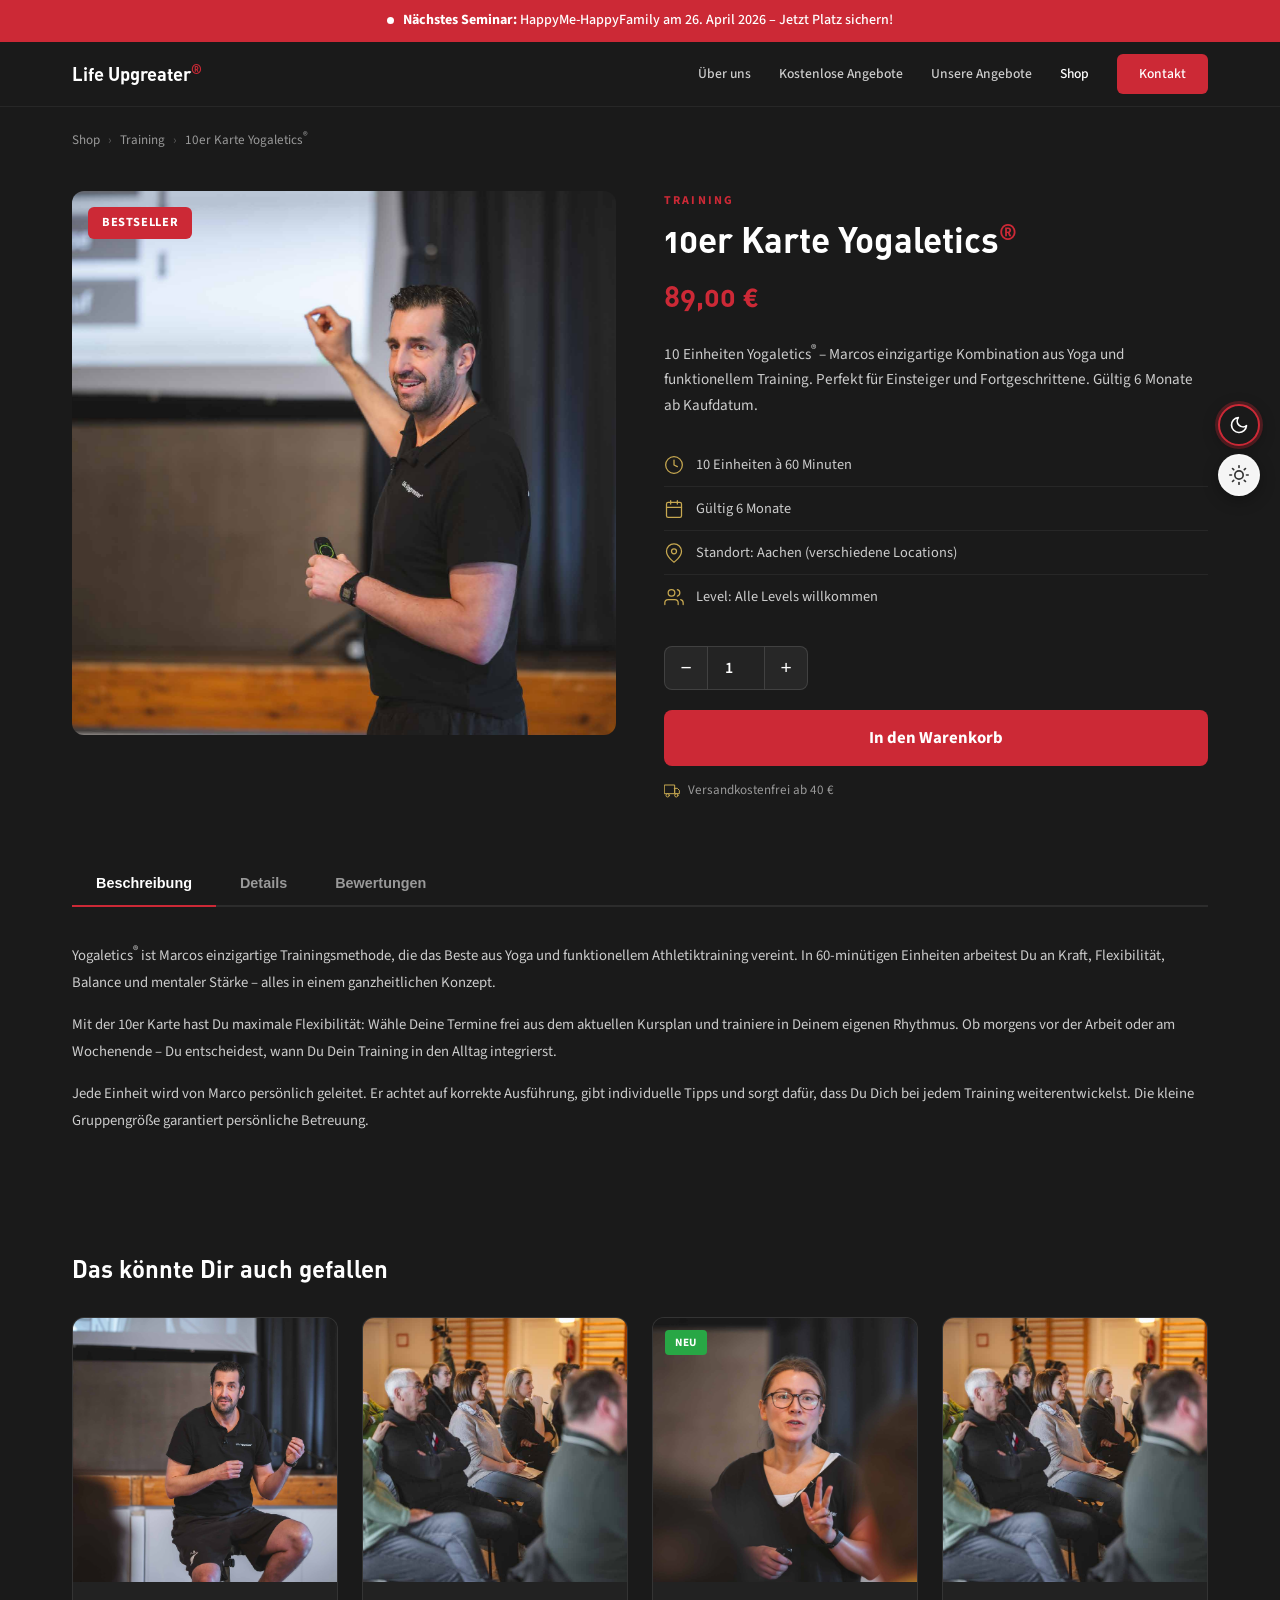
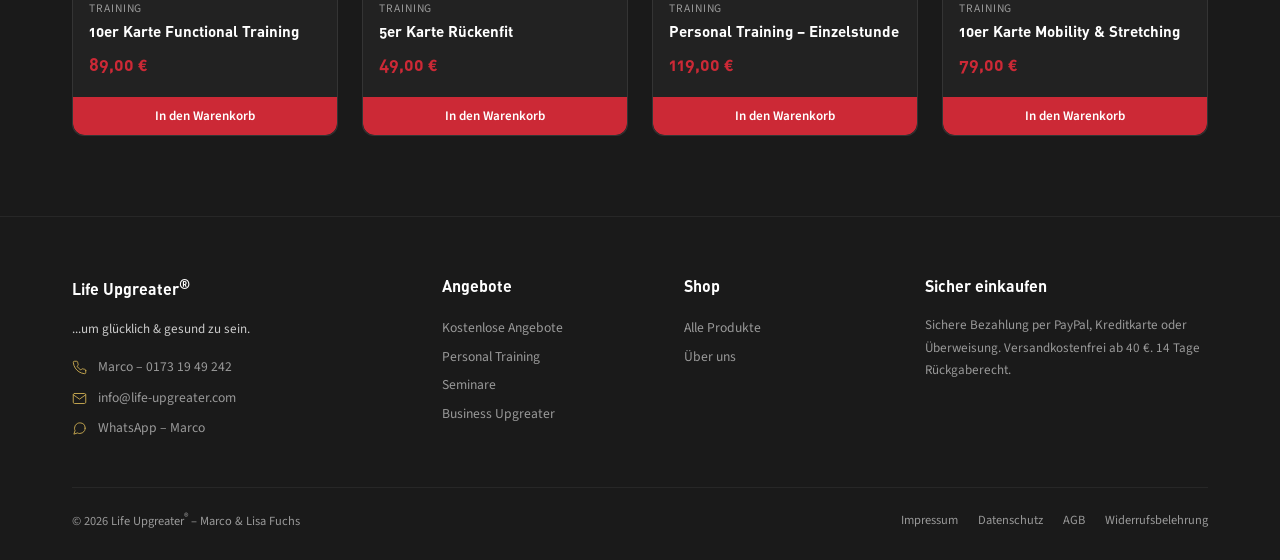
<file: site/produkt-yogaletics-10er.html>
<!DOCTYPE html>
<html lang="de">
<head>
  <meta charset="UTF-8">
  <link rel="icon" type="image/svg+xml" href="favicon.svg">
  <meta name="viewport" content="width=device-width, initial-scale=1.0">
  <title>10er Karte Yogaletics® – Life Upgreater® Shop</title>
  <link rel="preconnect" href="https://fonts.googleapis.com">
  <link rel="preconnect" href="https://fonts.gstatic.com" crossorigin>
  <link href="https://fonts.googleapis.com/css2?family=Lora:ital,wght@0,400;0,600;1,400&family=Source+Sans+3:wght@300;400;500;600;700&display=swap" rel="stylesheet">
  <style>
    @font-face { font-family: 'DIN Alternate'; src: url('fonts/din-alternate-bold.otf') format('opentype'); font-weight: 700; font-style: normal; font-display: swap; }
    *, *::before, *::after { margin: 0; padding: 0; box-sizing: border-box; }
    :root {
      --bg-dark: #1A1A1A; --bg-dark-warm: #2A2220; --bg-trust: #2A2220;
      --red: #CC2936; --red-hover: #E03040; --white: #FFFFFF; --light-gray: #F5F5F5;
      --gold: #C8A951; --text-light: #CCCCCC; --text-muted: #999999;
      --font-display: 'DIN Alternate', 'Source Sans 3', sans-serif;
      --font-body: 'Source Sans 3', sans-serif; --font-accent: 'Lora', Georgia, serif;
      --max-w: 1200px;
    }
    html { scroll-behavior: smooth; }
    body { font-family: var(--font-body); color: var(--white); background: var(--bg-dark); line-height: 1.6; overflow-x: hidden; -webkit-font-smoothing: antialiased; }
    img { max-width: 100%; display: block; }
    a { text-decoration: none; color: inherit; cursor: pointer; }
    ul { list-style: none; }
    .wrap { max-width: var(--max-w); margin: 0 auto; padding: 0 32px; }
    .btn { display: inline-block; padding: 14px 28px; border-radius: 8px; font-family: var(--font-body); font-weight: 600; font-size: 0.95rem; cursor: pointer; transition: all 0.25s; border: 2px solid transparent; }
    .btn-red { background: var(--red); color: var(--white); border-color: var(--red); }
    .btn-red:hover { background: var(--red-hover); border-color: var(--red-hover); transform: translateY(-2px); box-shadow: 0 6px 20px rgba(204,41,54,0.3); }
    .btn-ghost { background: transparent; color: var(--white); border-color: rgba(255,255,255,0.5); }
    .btn-ghost:hover { background: rgba(255,255,255,0.08); }
    .label { font-size: 0.75rem; font-weight: 700; letter-spacing: 0.18em; text-transform: uppercase; color: var(--red); margin-bottom: 14px; }

    /* Announcement Bar */
    .topbar { display: block; width: 100%; background: var(--red); text-align: center; padding: 11px 16px; font-size: 0.88rem; font-weight: 500; color: #fff; cursor: pointer; transition: background 0.3s; line-height: 1.4; }
    .topbar:hover { background: var(--red-hover); }
    .topbar strong { font-weight: 700; }
    .topbar .pulse { display: inline-block; width: 7px; height: 7px; background: #fff; border-radius: 50%; margin-right: 6px; animation: pulse 1.5s ease infinite; vertical-align: middle; }
    @keyframes pulse { 0%, 100% { opacity: 1; transform: scale(1); } 50% { opacity: 0.4; transform: scale(1.4); } }

    /* NAV */
    .nav { background: var(--bg-dark); position: sticky; top: 0; z-index: 100; border-bottom: 1px solid rgba(255,255,255,0.06); }
    .nav-main { display: flex; align-items: center; justify-content: space-between; height: 64px; max-width: var(--max-w); margin: 0 auto; padding: 0 32px; }
    .nav-logo { font-family: var(--font-display); font-size: 1.15rem; font-weight: 700; white-space: nowrap; }
    .nav-logo sup { color: var(--red); font-size: 0.7em; }
    .nav-links { display: flex; align-items: center; gap: 28px; }
    .nav-links a { font-size: 0.85rem; font-weight: 500; color: var(--text-light); transition: color 0.2s; }
    .nav-links a:hover { color: #fff; }
    .nav-links .active { color: var(--white); }
    .nav-links .nav-cta { background: var(--red); color: #fff !important; padding: 9px 22px; border-radius: 6px; }
    .nav-links .nav-cta:hover { background: var(--red-hover); } { background: #222; border-bottom: 1px solid rgba(255,255,255,0.06); }-inner { max-width: var(--max-w); margin: 0 auto; padding: 14px 32px; display: grid; grid-template-columns: repeat(4, 1fr); gap: 32px; }-item { display: block; padding: 10px 14px; border-radius: 6px; text-decoration: none; color: inherit; cursor: pointer; transition: background 0.2s, border-color 0.2s; border: 1px solid transparent; }-item:hover { background: rgba(255,255,255,0.06); border-color: rgba(255,255,255,0.1); }-item h4 { font-family: var(--font-display); font-size: 0.9rem; font-weight: 700; margin-bottom: 2px; }-item h4::after { content: ' →'; opacity: 0; transition: opacity 0.2s; }-item:hover h4::after { opacity: 1; }-item p { font-size: 0.78rem; color: var(--text-muted); line-height: 1.4; }
    .nav-hamburger { display: none; flex-direction: column; gap: 5px; background: none; border: none; cursor: pointer; padding: 4px; }
    .nav-hamburger span { width: 24px; height: 2px; background: #fff; border-radius: 2px; }

    /* BREADCRUMB */
    .breadcrumb { padding: 20px 0; font-size: 0.82rem; color: var(--text-muted); }
    .breadcrumb a { color: var(--text-muted); transition: color 0.2s; }
    .breadcrumb a:hover { color: var(--white); }
    .breadcrumb span { margin: 0 8px; opacity: 0.5; }

    /* PRODUCT DETAIL */
    .product-detail { padding: 20px 0 60px; }
    .product-detail-grid { display: grid; grid-template-columns: 1fr 1fr; gap: 48px; align-items: start; }
    .product-image-wrap { position: relative; border-radius: 12px; overflow: hidden; background: #222; }
    .product-image-wrap img { width: 100%; aspect-ratio: 1/1; object-fit: cover; }
    .product-detail-badge { position: absolute; top: 16px; left: 16px; background: var(--red); color: #fff; font-size: 0.78rem; font-weight: 700; padding: 6px 14px; border-radius: 6px; text-transform: uppercase; letter-spacing: 0.05em; }
    .product-info .label { margin-bottom: 8px; }
    .product-info h1 { font-family: var(--font-display); font-size: clamp(1.6rem, 3vw, 2.2rem); font-weight: 700; margin-bottom: 12px; line-height: 1.2; }
    .product-info h1 sup { color: var(--red); font-size: 0.6em; }
    .product-info .price { font-family: var(--font-display); font-size: 1.8rem; font-weight: 700; color: var(--red); margin-bottom: 20px; }
    .product-info .desc { font-size: 0.95rem; color: var(--text-light); line-height: 1.7; margin-bottom: 24px; }
    .detail-list { margin-bottom: 28px; }
    .detail-list li { display: flex; align-items: center; gap: 12px; padding: 10px 0; border-bottom: 1px solid rgba(255,255,255,0.06); font-size: 0.9rem; color: var(--text-light); }
    .detail-list li:last-child { border-bottom: none; }
    .detail-list li svg { width: 20px; height: 20px; stroke: var(--gold); fill: none; stroke-width: 1.5; stroke-linecap: round; stroke-linejoin: round; flex-shrink: 0; }
    .qty-selector { display: flex; align-items: center; gap: 0; margin-bottom: 20px; }
    .qty-btn { width: 44px; height: 44px; background: rgba(255,255,255,0.06); border: 1px solid rgba(255,255,255,0.12); color: var(--white); font-size: 1.2rem; cursor: pointer; display: flex; align-items: center; justify-content: center; transition: background 0.2s; }
    .qty-btn:first-child { border-radius: 8px 0 0 8px; }
    .qty-btn:last-child { border-radius: 0 8px 8px 0; }
    .qty-btn:hover { background: rgba(255,255,255,0.12); }
    .qty-input { width: 56px; height: 44px; text-align: center; background: rgba(255,255,255,0.04); border: 1px solid rgba(255,255,255,0.12); border-left: none; border-right: none; color: var(--white); font-family: var(--font-body); font-size: 1rem; font-weight: 600; }
    .qty-input:focus { outline: none; }
    .add-to-cart-btn { display: block; width: 100%; padding: 16px 28px; background: var(--red); color: #fff; border: none; border-radius: 8px; font-family: var(--font-body); font-size: 1.05rem; font-weight: 700; cursor: pointer; transition: all 0.25s; margin-bottom: 14px; }
    .add-to-cart-btn:hover { background: var(--red-hover); transform: translateY(-2px); box-shadow: 0 6px 20px rgba(204,41,54,0.3); }
    .shipping-note { font-size: 0.82rem; color: var(--text-muted); display: flex; align-items: center; gap: 8px; }
    .shipping-note svg { width: 16px; height: 16px; stroke: var(--gold); fill: none; stroke-width: 1.5; }

    /* TABS */
    .tabs-section { padding: 0 0 60px; }
    .tab-buttons { display: flex; gap: 0; border-bottom: 2px solid rgba(255,255,255,0.08); margin-bottom: 32px; }
    .tab-btn { padding: 14px 24px; font-size: 0.9rem; font-weight: 600; color: var(--text-muted); background: none; border: none; cursor: pointer; transition: all 0.2s; border-bottom: 2px solid transparent; margin-bottom: -2px; }
    .tab-btn:hover { color: var(--white); }
    .tab-btn.active { color: var(--white); border-bottom-color: var(--red); }
    .tab-panel { display: none; }
    .tab-panel.active { display: block; }
    .tab-panel p { font-size: 0.92rem; color: var(--text-light); line-height: 1.8; margin-bottom: 16px; }
    .details-table { width: 100%; border-collapse: collapse; }
    .details-table tr { border-bottom: 1px solid rgba(255,255,255,0.06); }
    .details-table td { padding: 12px 0; font-size: 0.9rem; }
    .details-table td:first-child { color: var(--text-muted); width: 160px; font-weight: 500; }
    .details-table td:last-child { color: var(--text-light); }

    /* REVIEWS */
    .review-card { background: rgba(255,255,255,0.04); border: 1px solid rgba(255,255,255,0.08); border-radius: 10px; padding: 24px; margin-bottom: 16px; }
    .review-stars { color: var(--gold); font-size: 1rem; margin-bottom: 8px; letter-spacing: 2px; }
    .review-text { font-size: 0.9rem; color: var(--text-light); line-height: 1.7; margin-bottom: 10px; }
    .review-author { font-size: 0.82rem; color: var(--text-muted); font-weight: 600; }

    /* RELATED PRODUCTS */
    .related-section { padding: 40px 0 80px; }
    .related-section h2 { font-family: var(--font-display); font-size: 1.5rem; font-weight: 700; margin-bottom: 28px; }
    .product-grid { display: grid; grid-template-columns: repeat(4, 1fr); gap: 24px; }
    .product-card { background: rgba(255,255,255,0.04); border: 1px solid rgba(255,255,255,0.08); border-radius: 12px; overflow: hidden; transition: transform 0.3s, box-shadow 0.3s, border-color 0.3s; cursor: pointer; }
    .product-card:hover { transform: translateY(-6px); box-shadow: 0 16px 40px rgba(0,0,0,0.3); border-color: rgba(204,41,54,0.3); }
    .product-img { aspect-ratio: 1/1; overflow: hidden; background: #222; position: relative; }
    .product-img img { width: 100%; height: 100%; object-fit: cover; transition: transform 0.5s; }
    .product-card:hover .product-img img { transform: scale(1.06); }
    .product-badge { position: absolute; top: 12px; left: 12px; background: var(--red); color: #fff; font-size: 0.7rem; font-weight: 700; padding: 4px 10px; border-radius: 4px; text-transform: uppercase; letter-spacing: 0.05em; }
    .product-badge.new { background: #28a745; }
    .product-body { padding: 18px 16px 20px; }
    .product-cat { font-size: 0.72rem; color: var(--text-muted); text-transform: uppercase; letter-spacing: 0.08em; margin-bottom: 4px; }
    .product-name { font-family: var(--font-display); font-size: 0.95rem; font-weight: 700; margin-bottom: 8px; line-height: 1.3; }
    .product-price { font-family: var(--font-display); font-size: 1.1rem; font-weight: 700; color: var(--red); }
    .product-price .old-price { text-decoration: line-through; color: var(--text-muted); font-size: 0.85rem; margin-right: 6px; font-weight: 400; }
    .product-btn { display: block; width: 100%; padding: 10px; background: var(--red); color: #fff; border: none; border-radius: 0 0 12px 12px; font-family: var(--font-body); font-size: 0.82rem; font-weight: 600; cursor: pointer; transition: background 0.2s; margin-top: -1px; }
    .product-btn:hover { background: var(--red-hover); }

    /* FOOTER */
    .footer { background: var(--bg-dark); border-top: 1px solid rgba(255,255,255,0.06); padding: 56px 0 28px; }
    .footer-grid { display: grid; grid-template-columns: 1.3fr 0.8fr 0.8fr 1.1fr; gap: 36px; margin-bottom: 40px; }
    .footer h4 { font-family: var(--font-display); font-size: 1rem; font-weight: 700; margin-bottom: 16px; }
    .footer p, .footer a { font-size: 0.85rem; color: var(--text-muted); line-height: 1.8; }
    .footer a:hover { color: #fff; }
    .footer-links a { display: block; padding: 2px 0; }
    .footer-contact-line { display: flex; align-items: center; gap: 8px; margin-bottom: 6px; font-size: 0.85rem; }
    .footer-contact-line .ico { width: 18px; text-align: center; display: inline-flex; align-items: center; }
    .footer-contact-line .ico svg { width: 15px; height: 15px; stroke: var(--gold); fill: none; stroke-width: 1.5; stroke-linecap: round; stroke-linejoin: round; }
    .footer-bottom { border-top: 1px solid rgba(255,255,255,0.06); padding-top: 20px; display: flex; justify-content: space-between; align-items: center; flex-wrap: wrap; gap: 12px; }
    .footer-legal { display: flex; gap: 20px; flex-wrap: wrap; }
    .footer-legal a { font-size: 0.78rem; color: var(--text-muted); }
    .footer-legal a:hover { color: #fff; }

    .fade-up { opacity: 0; transform: translateY(28px); transition: opacity 0.6s ease, transform 0.6s ease; }
    .fade-up.vis { opacity: 1; transform: translateY(0); }
    .d1 { transition-delay: 0.1s; } .d2 { transition-delay: 0.2s; } .d3 { transition-delay: 0.3s; }
    .mobile-sub-links { display: none; }

    /* THEME SWITCHER */
    .theme-switcher { position: fixed; right: 20px; top: 50%; transform: translateY(-50%); z-index: 999; display: flex; flex-direction: column; gap: 8px; }
    .theme-btn { width: 42px; height: 42px; border-radius: 50%; border: 2px solid rgba(255,255,255,0.3); cursor: pointer; transition: all 0.3s; display: flex; align-items: center; justify-content: center; box-shadow: 0 4px 16px rgba(0,0,0,0.3); position: relative; }
    .theme-btn:hover { transform: scale(1.12); }
    .theme-btn.active { border-color: var(--red); box-shadow: 0 0 0 3px rgba(204,41,54,0.3), 0 4px 16px rgba(0,0,0,0.3); }
    .theme-btn svg { width: 20px; height: 20px; }
    .theme-btn-dark { background: #1A1A1A; } .theme-btn-dark svg { stroke: #fff; fill: none; stroke-width: 2; }
    .theme-btn-light { background: #F5F5F5; } .theme-btn-light svg { stroke: #333; fill: none; stroke-width: 2; }
    .theme-label { position: absolute; right: 52px; white-space: nowrap; background: rgba(0,0,0,0.85); color: #fff; font-size: 0.75rem; font-weight: 600; padding: 5px 10px; border-radius: 4px; opacity: 0; pointer-events: none; transition: opacity 0.2s; }
    .theme-btn:hover .theme-label { opacity: 1; }

    /* LIGHT THEME */
    body.light { --bg-dark: #FAFAFA; --bg-dark-warm: #F0EDEA; --bg-trust: #F0EDEA; --white: #1A1A1A; --text-light: #444444; --text-muted: #777777; --gold: #A38932; }
    body.light { background: #FAFAFA; color: #1A1A1A; }
    body.light .nav { background: #fff; border-bottom-color: rgba(0,0,0,0.08); }
    body.light { background: #F5F5F5; border-bottom-color: rgba(0,0,0,0.06); }
    body.light-item:hover { background: rgba(0,0,0,0.04); border-color: rgba(0,0,0,0.08); }
    body.light .nav-links a { color: #555; } body.light .nav-links a:hover { color: #1A1A1A; }
    body.light .nav-links .active { color: #1A1A1A; } body.light .nav-hamburger span { background: #1A1A1A; }
    body.light .product-image-wrap { background: #f0f0f0; }
    body.light .qty-btn { background: rgba(0,0,0,0.04); border-color: rgba(0,0,0,0.12); color: #1A1A1A; }
    body.light .qty-btn:hover { background: rgba(0,0,0,0.08); }
    body.light .qty-input { background: rgba(0,0,0,0.02); border-color: rgba(0,0,0,0.12); color: #1A1A1A; }
    body.light .tab-buttons { border-bottom-color: rgba(0,0,0,0.08); }
    body.light .detail-list li { border-bottom-color: rgba(0,0,0,0.06); }
    body.light .details-table tr { border-bottom-color: rgba(0,0,0,0.06); }
    body.light .review-card { background: #fff; border-color: rgba(0,0,0,0.08); box-shadow: 0 2px 12px rgba(0,0,0,0.06); }
    body.light .product-card { background: #fff; border-color: rgba(0,0,0,0.08); box-shadow: 0 2px 12px rgba(0,0,0,0.06); }
    body.light .product-card:hover { box-shadow: 0 12px 36px rgba(0,0,0,0.12); }
    body.light .product-img { background: #f0f0f0; }
    body.light .product-name { color: #1A1A1A; }
    body.light .btn-red { color: #fff !important; }
    body.light .nav-links .nav-cta { color: #fff !important; }
    body.light .theme-btn { border-color: rgba(0,0,0,0.15); }
    body.light .theme-label { background: rgba(0,0,0,0.75); }
    body.light .footer { background: #1A1A1A; color: #fff; }
    body.light .footer h4, body.light .footer p, body.light .footer a { color: #ccc; }
    body.light .footer a:hover { color: #fff; }

    @media (max-width: 960px) {
      .nav-links { display: none; }
      .nav-hamburger { display: flex; }
      .nav-links.open { display: flex; flex-direction: column; position: absolute; top: 64px; left: 0; right: 0; background: var(--bg-dark); padding: 20px 32px; gap: 16px; border-bottom: 1px solid rgba(255,255,255,0.06); z-index: 200; }
      .mobile-sub-links { display: flex; flex-direction: column; gap: 0; border-top: 1px solid rgba(255,255,255,0.08); padding-top: 12px; margin-top: 4px; width: 100%; }
      .mobile-sub-links a { font-size: 0.82rem; color: var(--text-muted) !important; padding: 8px 0; }
      .product-detail-grid { grid-template-columns: 1fr; gap: 32px; }
      .product-grid { grid-template-columns: repeat(2, 1fr); gap: 16px; }
      .footer-grid { grid-template-columns: 1fr 1fr; }
      .theme-label { display: none; }
    }
    @media (max-width: 600px) {
      .wrap { padding: 0 20px; }
      .product-grid { grid-template-columns: 1fr 1fr; gap: 12px; }
      .product-body { padding: 12px 12px 14px; }
      .product-name { font-size: 0.85rem; }
      .tab-buttons { overflow-x: auto; }
      .tab-btn { padding: 12px 16px; font-size: 0.82rem; white-space: nowrap; }
      .footer-grid { grid-template-columns: 1fr; }
      .footer-bottom { flex-direction: column; text-align: center; }
      .footer-legal { justify-content: center; }
    }
  </style>
</head>
<body>

<!-- Announcement Bar -->
<div class="topbar" onclick="location.href='happyme-happyfamily.html'">
  <span class="pulse"></span>
  <strong>Nächstes Seminar:</strong> HappyMe-HappyFamily am 26. April 2026 – Jetzt Platz sichern!
</div>

<!-- NAV -->
<nav class="nav">
  <div class="nav-main">
    <a href="index.html" class="nav-logo">Life Upgreater<sup>&reg;</sup></a>
    <div class="nav-links" id="navLinks">
      <a href="ueber-uns.html">Über uns</a>
      <a href="index.html#kostenlos">Kostenlose Angebote</a>
      <a href="index.html#angebote">Unsere Angebote</a>
      <a href="shop.html" class="active">Shop</a>
      <a href="#" class="nav-cta">Kontakt</a>
    </div>
    <button class="nav-hamburger" id="navToggle" aria-label="Menü"><span></span><span></span><span></span></button>
  </div>
</nav>

<!-- BREADCRUMB -->
<div class="wrap">
  <div class="breadcrumb fade-up">
    <a href="shop.html">Shop</a><span>›</span><a href="shop.html" onclick="setTimeout(function(){filterProducts('training')},100)">Training</a><span>›</span>10er Karte Yogaletics<sup>&reg;</sup>
  </div>
</div>

<!-- PRODUCT DETAIL -->
<section class="product-detail">
  <div class="wrap">
    <div class="product-detail-grid">
      <!-- LEFT: Image -->
      <div class="product-image-wrap fade-up">
        <img src="img/hero-marco.jpg" alt="10er Karte Yogaletics">
        <div class="product-detail-badge">Bestseller</div>
      </div>
      <!-- RIGHT: Info -->
      <div class="product-info fade-up d1">
        <p class="label">Training</p>
        <h1>10er Karte Yogaletics<sup>&reg;</sup></h1>
        <div class="price">89,00 €</div>
        <p class="desc">10 Einheiten Yogaletics<sup>®</sup> – Marcos einzigartige Kombination aus Yoga und funktionellem Training. Perfekt für Einsteiger und Fortgeschrittene. Gültig 6 Monate ab Kaufdatum.</p>
        <ul class="detail-list">
          <li>
            <svg viewBox="0 0 24 24"><circle cx="12" cy="12" r="10"/><polyline points="12 6 12 12 16 14"/></svg>
            10 Einheiten à 60 Minuten
          </li>
          <li>
            <svg viewBox="0 0 24 24"><rect x="3" y="4" width="18" height="18" rx="2" ry="2"/><line x1="16" y1="2" x2="16" y2="6"/><line x1="8" y1="2" x2="8" y2="6"/><line x1="3" y1="10" x2="21" y2="10"/></svg>
            Gültig 6 Monate
          </li>
          <li>
            <svg viewBox="0 0 24 24"><path d="M21 10c0 7-9 13-9 13s-9-6-9-13a9 9 0 0 1 18 0z"/><circle cx="12" cy="10" r="3"/></svg>
            Standort: Aachen (verschiedene Locations)
          </li>
          <li>
            <svg viewBox="0 0 24 24"><path d="M17 21v-2a4 4 0 0 0-4-4H5a4 4 0 0 0-4 4v2"/><circle cx="9" cy="7" r="4"/><path d="M23 21v-2a4 4 0 0 0-3-3.87"/><path d="M16 3.13a4 4 0 0 1 0 7.75"/></svg>
            Level: Alle Levels willkommen
          </li>
        </ul>
        <div class="qty-selector">
          <button class="qty-btn" id="qtyMinus">−</button>
          <input type="number" class="qty-input" id="qtyInput" value="1" min="1" max="10">
          <button class="qty-btn" id="qtyPlus">+</button>
        </div>
        <button class="add-to-cart-btn" id="addToCart">In den Warenkorb</button>
        <div class="shipping-note">
          <svg viewBox="0 0 24 24" stroke-linecap="round" stroke-linejoin="round"><rect x="1" y="3" width="15" height="13"/><polygon points="16 8 20 8 23 11 23 16 16 16 16 8"/><circle cx="5.5" cy="18.5" r="2.5"/><circle cx="18.5" cy="18.5" r="2.5"/></svg>
          Versandkostenfrei ab 40 €
        </div>
      </div>
    </div>
  </div>
</section>

<!-- TABS -->
<section class="tabs-section">
  <div class="wrap">
    <div class="tab-buttons fade-up">
      <button class="tab-btn active" data-tab="beschreibung">Beschreibung</button>
      <button class="tab-btn" data-tab="details">Details</button>
      <button class="tab-btn" data-tab="bewertungen">Bewertungen</button>
    </div>

    <div class="tab-panel active fade-up" id="tab-beschreibung">
      <p>Yogaletics<sup>®</sup> ist Marcos einzigartige Trainingsmethode, die das Beste aus Yoga und funktionellem Athletiktraining vereint. In 60-minütigen Einheiten arbeitest Du an Kraft, Flexibilität, Balance und mentaler Stärke – alles in einem ganzheitlichen Konzept.</p>
      <p>Mit der 10er Karte hast Du maximale Flexibilität: Wähle Deine Termine frei aus dem aktuellen Kursplan und trainiere in Deinem eigenen Rhythmus. Ob morgens vor der Arbeit oder am Wochenende – Du entscheidest, wann Du Dein Training in den Alltag integrierst.</p>
      <p>Jede Einheit wird von Marco persönlich geleitet. Er achtet auf korrekte Ausführung, gibt individuelle Tipps und sorgt dafür, dass Du Dich bei jedem Training weiterentwickelst. Die kleine Gruppengröße garantiert persönliche Betreuung.</p>
    </div>

    <div class="tab-panel" id="tab-details">
      <table class="details-table">
        <tr><td>Dauer</td><td>60 Minuten pro Einheit</td></tr>
        <tr><td>Gültigkeit</td><td>6 Monate ab Kaufdatum</td></tr>
        <tr><td>Standort</td><td>Aachen (verschiedene Locations)</td></tr>
        <tr><td>Trainer</td><td>Marco Fuchs – Yogaletics<sup>®</sup> Begründer</td></tr>
        <tr><td>Level</td><td>Alle Levels – Anfänger bis Fortgeschrittene</td></tr>
        <tr><td>Teilnehmer</td><td>Kleine Gruppen (max. 12 Personen)</td></tr>
        <tr><td>Mitzubringen</td><td>Sportbekleidung, Handtuch, Trinkflasche</td></tr>
      </table>
    </div>

    <div class="tab-panel" id="tab-bewertungen">
      <div class="review-card">
        <div class="review-stars">★★★★★</div>
        <p class="review-text">Yogaletics hat mein Training komplett verändert! Die Kombination aus Yoga und funktionellem Training ist genau das, was ich gesucht habe. Marco ist ein großartiger Trainer, der auf jeden individuell eingeht.</p>
        <div class="review-author">Sabine K. – Aachen</div>
      </div>
      <div class="review-card">
        <div class="review-stars">★★★★★</div>
        <p class="review-text">Als Einsteiger hatte ich erst Bedenken, aber Marco hat mich sofort abgeholt. Nach 10 Einheiten fühle ich mich fitter, beweglicher und ausgeglichener. Die 10er Karte ist preislich top!</p>
        <div class="review-author">Thomas M. – Würselen</div>
      </div>
      <div class="review-card">
        <div class="review-stars">★★★★☆</div>
        <p class="review-text">Tolle Atmosphäre, super Übungen und ein Trainer, der wirklich Ahnung hat. Einziger Wunsch: noch mehr Abendtermine. Ansonsten absolute Empfehlung!</p>
        <div class="review-author">Julia R. – Aachen</div>
      </div>
    </div>
  </div>
</section>

<!-- RELATED PRODUCTS -->
<section class="related-section">
  <div class="wrap">
    <h2 class="fade-up">Das könnte Dir auch gefallen</h2>
    <div class="product-grid fade-up d1">
      <a href="shop.html" class="product-card">
        <div class="product-img"><img src="img/seminar-marco.jpg" alt="10er Karte Functional Training"></div>
        <div class="product-body"><div class="product-cat">Training</div><div class="product-name">10er Karte Functional Training</div><div class="product-price">89,00 €</div></div>
        <button class="product-btn">In den Warenkorb</button>
      </a>
      <a href="shop.html" class="product-card">
        <div class="product-img"><img src="img/selftest-audience.jpg" alt="5er Karte Rückenfit"></div>
        <div class="product-body"><div class="product-cat">Training</div><div class="product-name">5er Karte Rückenfit</div><div class="product-price">49,00 €</div></div>
        <button class="product-btn">In den Warenkorb</button>
      </a>
      <a href="shop.html" class="product-card">
        <div class="product-img"><img src="img/personal-lisa.jpg" alt="Personal Training Einzelstunde"><div class="product-badge new">Neu</div></div>
        <div class="product-body"><div class="product-cat">Training</div><div class="product-name">Personal Training – Einzelstunde</div><div class="product-price">119,00 €</div></div>
        <button class="product-btn">In den Warenkorb</button>
      </a>
      <a href="shop.html" class="product-card">
        <div class="product-img"><img src="img/selftest-audience.jpg" alt="Mobility Kurs"></div>
        <div class="product-body"><div class="product-cat">Training</div><div class="product-name">10er Karte Mobility &amp; Stretching</div><div class="product-price">79,00 €</div></div>
        <button class="product-btn">In den Warenkorb</button>
      </a>
    </div>
  </div>
</section>

<!-- FOOTER -->
<footer class="footer">
  <div class="wrap">
    <div class="footer-grid">
      <div>
        <h4>Life Upgreater<sup>&reg;</sup></h4>
        <p style="color:var(--text-light); margin-bottom:14px; font-size:0.82rem;">...um glücklich &amp; gesund zu sein.</p>
        <div class="footer-contact-line">
          <span class="ico"><svg viewBox="0 0 24 24"><path d="M22 16.92v3a2 2 0 0 1-2.18 2 19.79 19.79 0 0 1-8.63-3.07 19.5 19.5 0 0 1-6-6 19.79 19.79 0 0 1-3.07-8.67A2 2 0 0 1 4.11 2h3a2 2 0 0 1 2 1.72 12.84 12.84 0 0 0 .7 2.81 2 2 0 0 1-.45 2.11L8.09 9.91a16 16 0 0 0 6 6l1.27-1.27a2 2 0 0 1 2.11-.45 12.84 12.84 0 0 0 2.81.7A2 2 0 0 1 22 16.92z"/></svg></span>
          <a href="tel:+491731949242">Marco – 0173 19 49 242</a>
        </div>
        <div class="footer-contact-line">
          <span class="ico"><svg viewBox="0 0 24 24"><path d="M4 4h16c1.1 0 2 .9 2 2v12c0 1.1-.9 2-2 2H4c-1.1 0-2-.9-2-2V6c0-1.1.9-2 2-2z"/><polyline points="22,6 12,13 2,6"/></svg></span>
          <a href="mailto:info@life-upgreater.com">info@life-upgreater.com</a>
        </div>
        <div class="footer-contact-line">
          <span class="ico"><svg viewBox="0 0 24 24"><path d="M21 11.5a8.38 8.38 0 0 1-.9 3.8 8.5 8.5 0 0 1-7.6 4.7 8.38 8.38 0 0 1-3.8-.9L3 21l1.9-5.7a8.38 8.38 0 0 1-.9-3.8 8.5 8.5 0 0 1 4.7-7.6 8.38 8.38 0 0 1 3.8-.9h.5a8.48 8.48 0 0 1 8 8v.5z"/></svg></span>
          <a href="https://wa.me/491731949242" target="_blank">WhatsApp – Marco</a>
        </div>
      </div>
      <div class="footer-links">
        <h4>Angebote</h4>
        <a href="index.html#kostenlos">Kostenlose Angebote</a>
        <a href="personal-training.html">Personal Training</a>
        <a href="seminare.html">Seminare</a>
        <a href="business.html">Business Upgreater</a>
      </div>
      <div class="footer-links">
        <h4>Shop</h4>
        <a href="shop.html">Alle Produkte</a>
        <a href="ueber-uns.html">Über uns</a>
      </div>
      <div>
        <h4>Sicher einkaufen</h4>
        <p style="font-size:0.82rem; color:var(--text-muted); line-height:1.7;">Sichere Bezahlung per PayPal, Kreditkarte oder Überweisung. Versandkostenfrei ab 40 €. 14 Tage Rückgaberecht.</p>
      </div>
    </div>
    <div class="footer-bottom">
      <p style="font-size:0.78rem; color:var(--text-muted);">&copy; 2026 Life Upgreater<sup>&reg;</sup> – Marco &amp; Lisa Fuchs</p>
      <div class="footer-legal">
        <a href="#">Impressum</a><a href="#">Datenschutz</a><a href="#">AGB</a><a href="#">Widerrufsbelehrung</a>
      </div>
    </div>
  </div>
</footer>

<!-- Theme Switcher -->
<div class="theme-switcher" id="themeSwitcher">
  <button class="theme-btn theme-btn-dark active" data-theme="dark"><span class="theme-label">Dunkel</span><svg viewBox="0 0 24 24"><path d="M21 12.79A9 9 0 1 1 11.21 3 7 7 0 0 0 21 12.79z" stroke-linecap="round" stroke-linejoin="round"/></svg></button>
  <button class="theme-btn theme-btn-light" data-theme="light"><span class="theme-label">Hell</span><svg viewBox="0 0 24 24"><circle cx="12" cy="12" r="5" stroke-linecap="round" stroke-linejoin="round"/><line x1="12" y1="1" x2="12" y2="3" stroke-linecap="round"/><line x1="12" y1="21" x2="12" y2="23" stroke-linecap="round"/><line x1="4.22" y1="4.22" x2="5.64" y2="5.64" stroke-linecap="round"/><line x1="18.36" y1="18.36" x2="19.78" y2="19.78" stroke-linecap="round"/><line x1="1" y1="12" x2="3" y2="12" stroke-linecap="round"/><line x1="21" y1="12" x2="23" y2="12" stroke-linecap="round"/><line x1="4.22" y1="19.78" x2="5.64" y2="18.36" stroke-linecap="round"/><line x1="18.36" y1="5.64" x2="19.78" y2="4.22" stroke-linecap="round"/></svg></button>
</div>

<script>
  // Nav toggle + mobile sub-links
  (function() {
    var navLinks = document.getElementById('navLinks');
    var subItems = document.querySelectorAll('-item');
    if (subItems.length && !navLinks.querySelector('.mobile-sub-links')) {
      var wrapper = document.createElement('div');
      wrapper.className = 'mobile-sub-links';
      subItems.forEach(function(item) {
        var a = document.createElement('a');
        a.href = item.getAttribute('href');
        a.textContent = item.querySelector('h4').textContent;
        wrapper.appendChild(a);
      });
      navLinks.appendChild(wrapper);
    }
    document.getElementById('navToggle').addEventListener('click', function() {
      navLinks.classList.toggle('open');
    });
  })();

  // Scroll reveal
  var obs = new IntersectionObserver(function(entries) {
    entries.forEach(function(e) { if (e.isIntersecting) { e.target.classList.add('vis'); obs.unobserve(e.target); } });
  }, { threshold: 0.08 });
  document.querySelectorAll('.fade-up').forEach(function(el) { obs.observe(el); });

  // Quantity selector
  (function() {
    var input = document.getElementById('qtyInput');
    document.getElementById('qtyMinus').addEventListener('click', function() {
      var v = parseInt(input.value) || 1;
      if (v > 1) input.value = v - 1;
    });
    document.getElementById('qtyPlus').addEventListener('click', function() {
      var v = parseInt(input.value) || 1;
      if (v < 10) input.value = v + 1;
    });
  })();

  // Add to cart
  document.getElementById('addToCart').addEventListener('click', function() {
    location.href = 'warenkorb.html';
  });

  // Tabs
  (function() {
    var btns = document.querySelectorAll('.tab-btn');
    btns.forEach(function(btn) {
      btn.addEventListener('click', function() {
        btns.forEach(function(b) { b.classList.remove('active'); });
        btn.classList.add('active');
        document.querySelectorAll('.tab-panel').forEach(function(p) { p.classList.remove('active'); });
        document.getElementById('tab-' + btn.getAttribute('data-tab')).classList.add('active');
      });
    });
  })();

  // Theme Switcher
  (function() {
    var sw = document.getElementById('themeSwitcher');
    if (!sw) return;
    var btns = sw.querySelectorAll('.theme-btn');
    function applyTheme(theme) {
      if (theme === 'light') { document.body.classList.add('light'); }
      else { document.body.classList.remove('light'); }
      for (var j = 0; j < btns.length; j++) {
        btns[j].classList.toggle('active', btns[j].getAttribute('data-theme') === theme);
      }
      try { localStorage.setItem('lu_theme', theme); } catch(e) {}
    }
    try { var saved = localStorage.getItem('lu_theme'); if (saved) applyTheme(saved); } catch(e) {}
    for (var i = 0; i < btns.length; i++) {
      (function(btn) {
        btn.addEventListener('click', function(e) {
          e.preventDefault(); e.stopPropagation();
          applyTheme(btn.getAttribute('data-theme'));
        });
      })(btns[i]);
    }
  })();
</script>

</body>
</html>
</file>
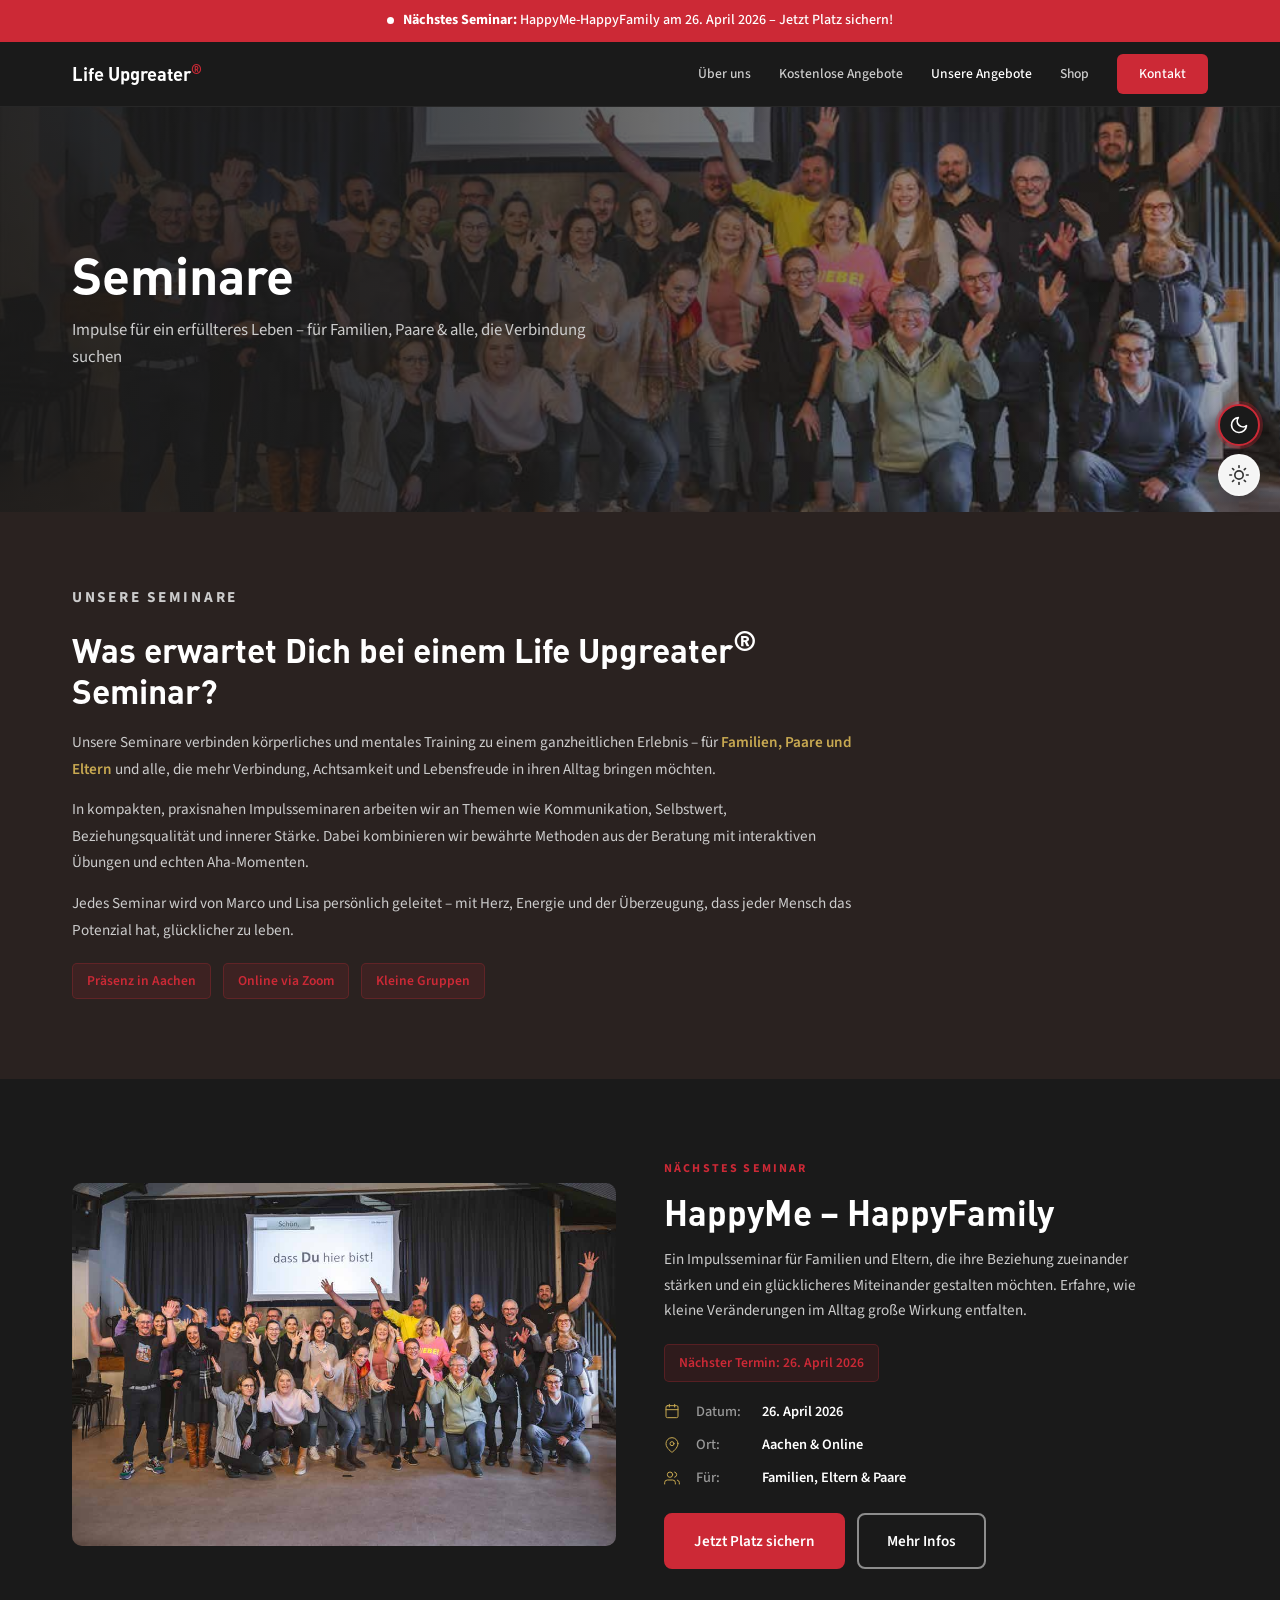
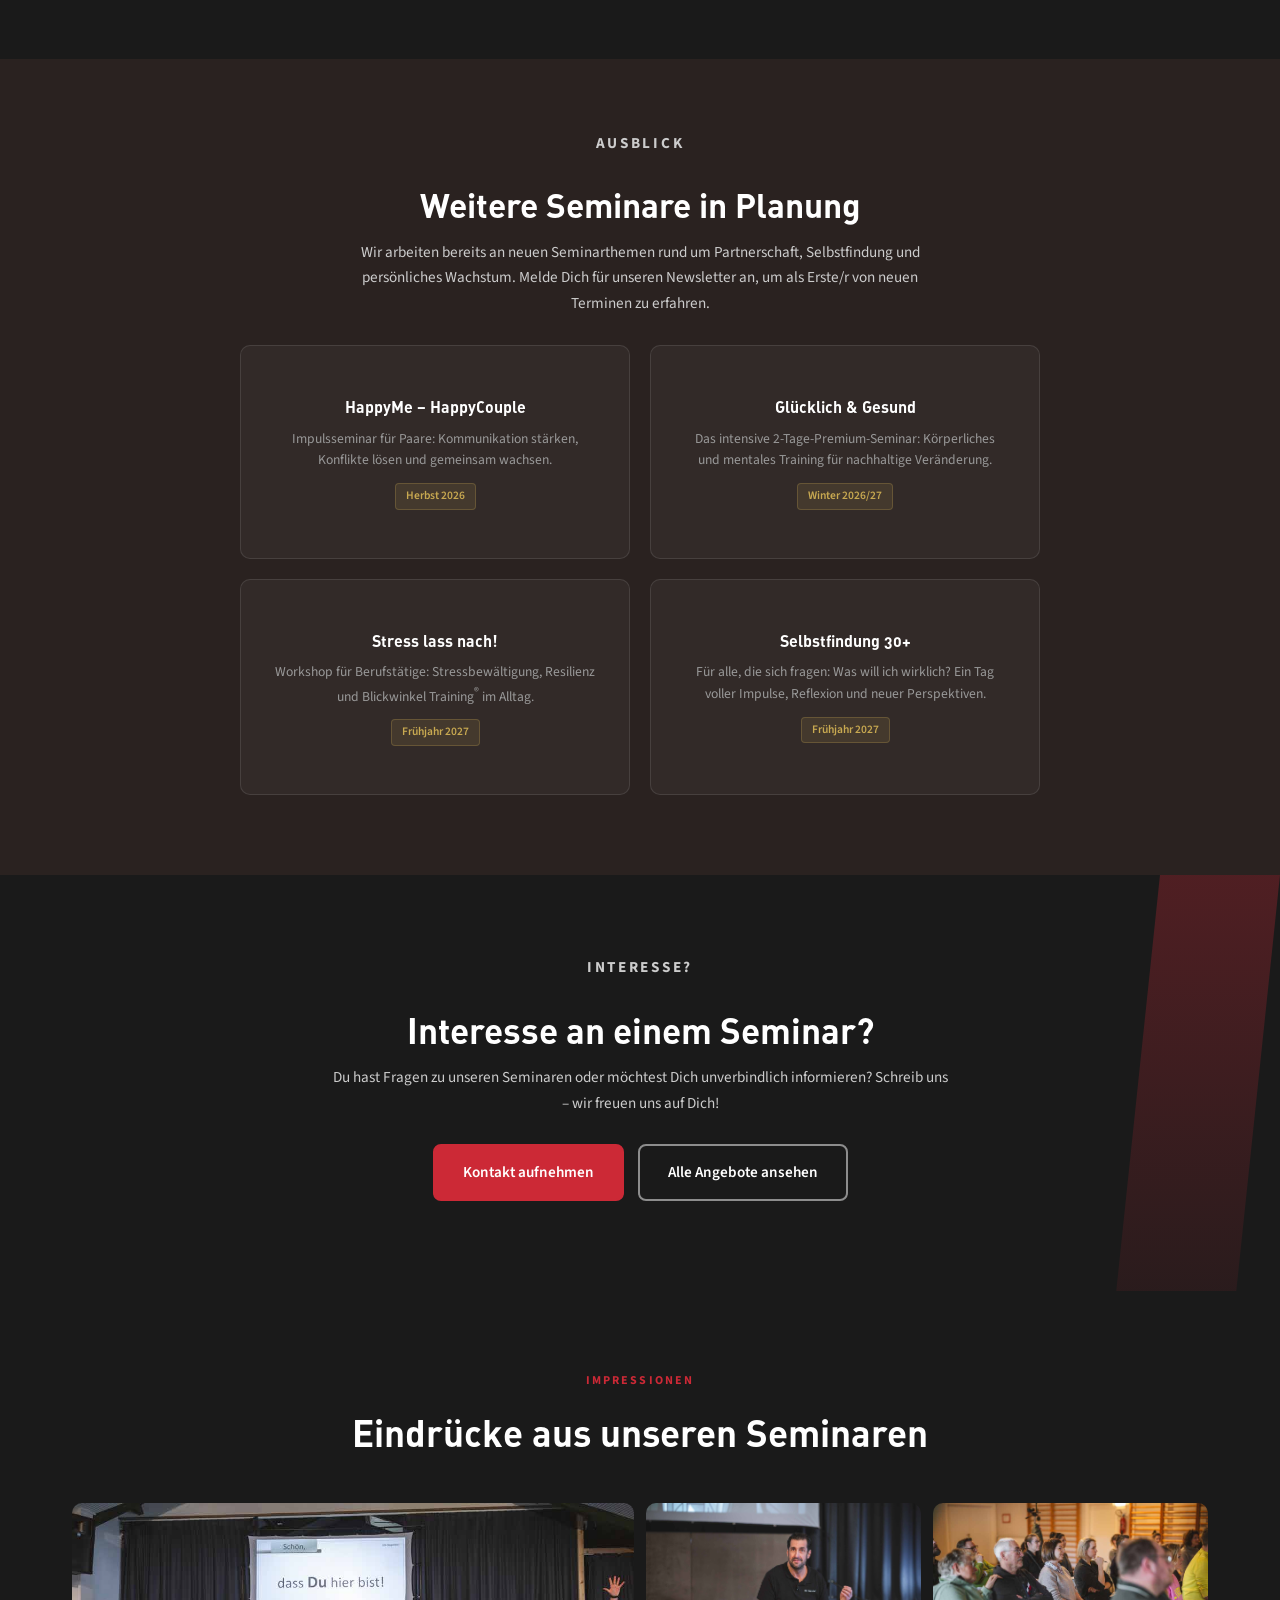
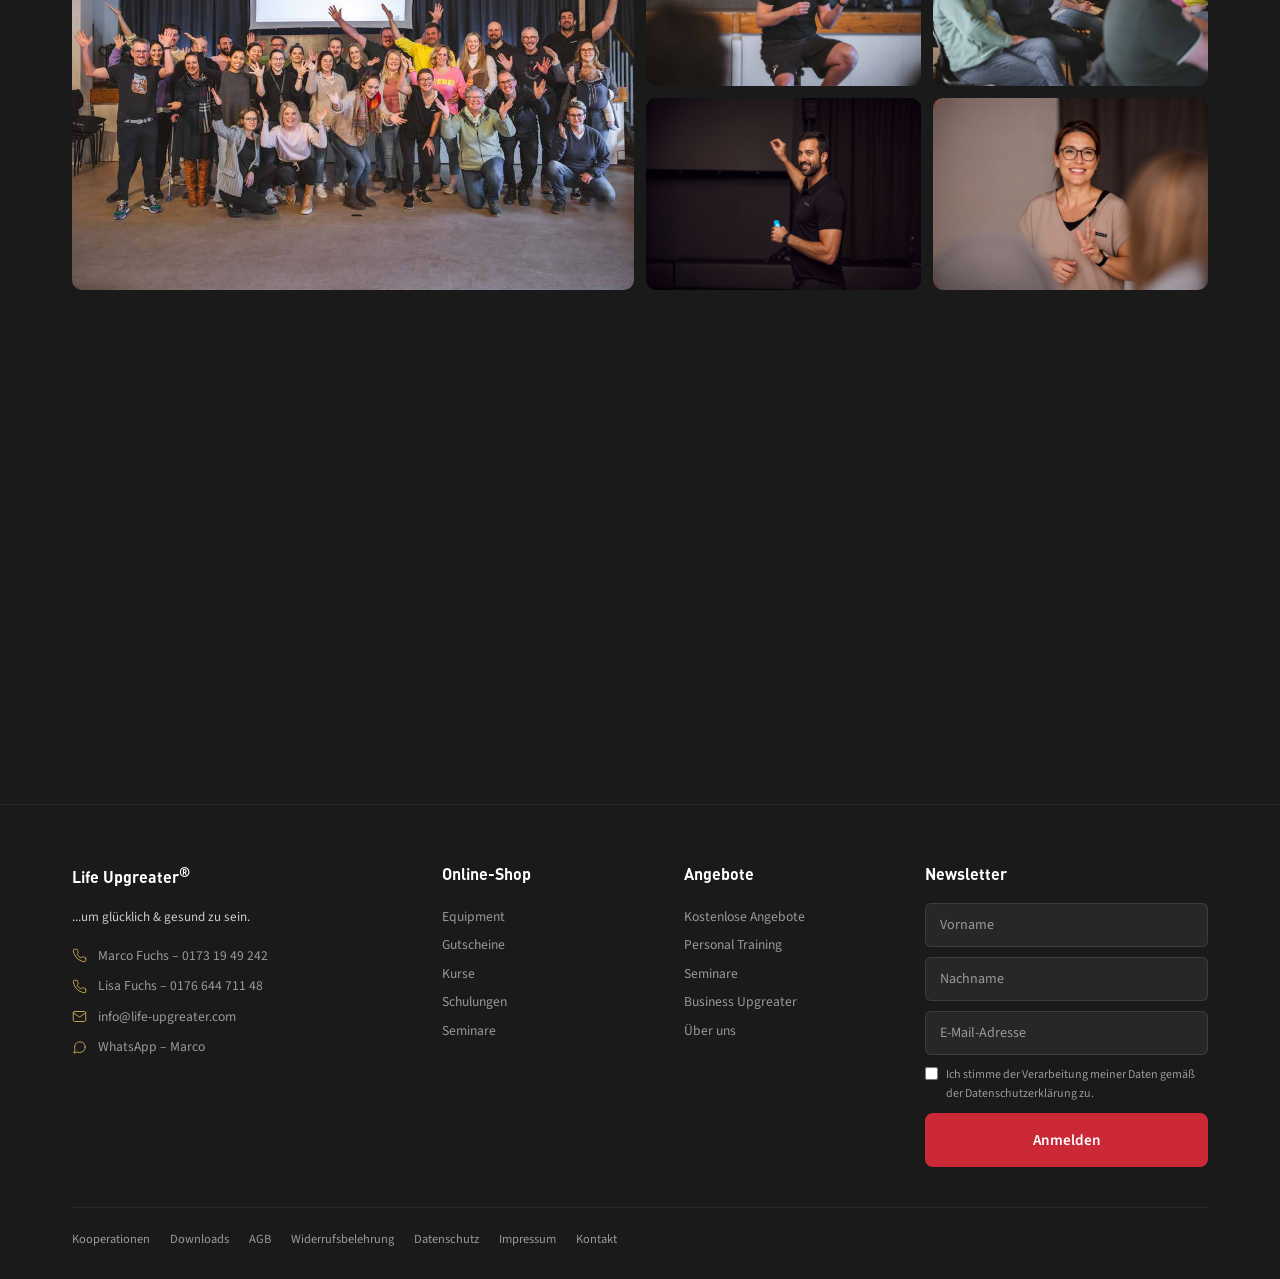
<file: site/seminare.html>
<!DOCTYPE html>
<html lang="de">
<head>
  <meta charset="UTF-8">
  <link rel="icon" type="image/svg+xml" href="favicon.svg">
  <meta name="viewport" content="width=device-width, initial-scale=1.0">
  <title>Seminare – Life Upgreater®</title>
  <link rel="preconnect" href="https://fonts.googleapis.com">
  <link rel="preconnect" href="https://fonts.gstatic.com" crossorigin>
  <link href="https://fonts.googleapis.com/css2?family=Lora:ital,wght@0,400;0,600;1,400&family=Source+Sans+3:wght@300;400;500;600;700&display=swap" rel="stylesheet">
  <style>
    @font-face {
      font-family: 'DIN Alternate';
      src: url('fonts/din-alternate-bold.otf') format('opentype');
      font-weight: 700;
      font-style: normal;
      font-display: swap;
    }

    *, *::before, *::after { margin: 0; padding: 0; box-sizing: border-box; }

    :root {
      --bg-dark: #1A1A1A;
      --bg-dark-warm: #2A2220;
      --bg-trust: #2A2220;
      --red: #CC2936;
      --red-hover: #E03040;
      --white: #FFFFFF;
      --light-gray: #F5F5F5;
      --gold: #C8A951;
      --text-light: #CCCCCC;
      --text-muted: #999999;
      --font-display: 'DIN Alternate', 'Source Sans 3', sans-serif;
      --font-body: 'Source Sans 3', sans-serif;
      --font-accent: 'Lora', Georgia, serif;
      --max-w: 1200px;
    }

    html { scroll-behavior: smooth; }
    body {
      font-family: var(--font-body);
      color: var(--white);
      background: var(--bg-dark);
      line-height: 1.6;
      overflow-x: hidden;
      -webkit-font-smoothing: antialiased;
    }
    img { max-width: 100%; display: block; }
    a { text-decoration: none; color: inherit; cursor: pointer; }
    ul { list-style: none; }
    .wrap { max-width: var(--max-w); margin: 0 auto; padding: 0 32px; }

    /* ── Buttons ── */
    .btn {
      display: inline-block;
      padding: 14px 28px;
      border-radius: 8px;
      font-family: var(--font-body);
      font-weight: 600;
      font-size: 0.95rem;
      cursor: pointer;
      transition: all 0.25s;
      border: 2px solid transparent;
    }
    .btn-red {
      background: var(--red);
      color: var(--white);
      border-color: var(--red);
    }
    .btn-red:hover {
      background: var(--red-hover);
      border-color: var(--red-hover);
      transform: translateY(-2px);
      box-shadow: 0 6px 20px rgba(204,41,54,0.3);
    }
    .btn-ghost {
      background: transparent;
      color: var(--white);
      border-color: rgba(255,255,255,0.5);
    }
    .btn-ghost:hover { background: rgba(255,255,255,0.08); }

    /* ── Section Label ── */
    .label {
      font-size: 0.75rem;
      font-weight: 700;
      letter-spacing: 0.18em;
      text-transform: uppercase;
      color: var(--red);
      margin-bottom: 14px;
    }

    /* Announcement Bar */
    .topbar { display: block; width: 100%; background: var(--red); text-align: center; padding: 11px 16px; font-size: 0.88rem; font-weight: 500; color: #fff; cursor: pointer; transition: background 0.3s; line-height: 1.4; }
    .topbar:hover { background: var(--red-hover); }
    .topbar strong { font-weight: 700; }
    .topbar .pulse { display: inline-block; width: 7px; height: 7px; background: #fff; border-radius: 50%; margin-right: 6px; animation: pulse 1.5s ease infinite; vertical-align: middle; }
    @keyframes pulse { 0%, 100% { opacity: 1; transform: scale(1); } 50% { opacity: 0.4; transform: scale(1.4); } }

    /* ═══════════════════════════════════════
       NAVIGATION
    ═══════════════════════════════════════ */
    .nav {
      background: var(--bg-dark);
      position: sticky; top: 0; z-index: 100;
      border-bottom: 1px solid rgba(255,255,255,0.06);
    }
    .nav-main {
      display: flex; align-items: center; justify-content: space-between;
      height: 64px;
      max-width: var(--max-w); margin: 0 auto; padding: 0 32px;
    }
    .nav-logo {
      font-family: var(--font-display);
      font-size: 1.15rem; font-weight: 700; white-space: nowrap;
    }
    .nav-logo sup { color: var(--red); font-size: 0.7em; }
    .nav-links { display: flex; align-items: center; gap: 28px; }
    .nav-links a {
      font-size: 0.85rem; font-weight: 500; color: var(--text-light);
      transition: color 0.2s;
    }
    .nav-links a:hover { color: #fff; }
    .nav-links .active { color: var(--white); }
    .nav-links .nav-cta {
      background: var(--red); color: #fff !important;
      padding: 9px 22px; border-radius: 6px;
    }
    .nav-links .nav-cta:hover { background: var(--red-hover); }

    /* Sub-Nav */ {
      background: #222;
      border-bottom: 1px solid rgba(255,255,255,0.06);
    }-inner {
      max-width: var(--max-w); margin: 0 auto; padding: 14px 32px;
      display: grid; grid-template-columns: repeat(4, 1fr); gap: 32px;
    }-item {
      display: block; padding: 10px 14px; border-radius: 6px;
      text-decoration: none; color: inherit; cursor: pointer;
      transition: background 0.2s, border-color 0.2s;
      border: 1px solid transparent;
    }-item:hover {
      background: rgba(255,255,255,0.06);
      border-color: rgba(255,255,255,0.1);
    }-item h4 {
      font-family: var(--font-display);
      font-size: 0.9rem; font-weight: 700; margin-bottom: 2px;
    }-item h4::after {
      content: ' →'; opacity: 0; transition: opacity 0.2s;
    }-item:hover h4::after { opacity: 1; }-item p {
      font-size: 0.78rem; color: var(--text-muted); line-height: 1.4;
    }

    .nav-hamburger {
      display: none; flex-direction: column; gap: 5px;
      background: none; border: none; cursor: pointer; padding: 4px;
    }
    .nav-hamburger span {
      width: 24px; height: 2px; background: #fff; border-radius: 2px;
    }

    /* ═══════════════════════════════════════
       SUBPAGE HERO (smaller than homepage)
    ═══════════════════════════════════════ */
    .sub-hero {
      position: relative;
      min-height: 45vh;
      display: flex; align-items: center;
      background: var(--bg-dark);
      overflow: hidden;
    }
    .sub-hero-img {
      position: absolute; inset: 0;
      background: url('img/seminare-gruppe.jpg') center center / cover no-repeat;
    }
    .sub-hero-img::after {
      content: '';
      position: absolute; inset: 0;
      background: linear-gradient(
        to right,
        rgba(26,26,26,0.92) 0%,
        rgba(26,26,26,0.75) 40%,
        rgba(26,26,26,0.45) 70%,
        rgba(26,26,26,0.3) 100%
      );
    }
    .sub-hero-body {
      position: relative; z-index: 2;
      max-width: var(--max-w); margin: 0 auto; padding: 0 32px;
      width: 100%;
    }
    .sub-hero h1 {
      font-family: var(--font-display);
      font-size: clamp(2rem, 4.5vw, 3.2rem);
      font-weight: 700; line-height: 1.1;
      margin-bottom: 14px;
    }
    .sub-hero-sub {
      font-size: 1.05rem; color: var(--text-light);
      max-width: 540px; line-height: 1.6;
    }

    /* ═══════════════════════════════════════
       INTRO SECTION
    ═══════════════════════════════════════ */
    .intro {
      background: var(--bg-dark-warm);
      padding: 72px 0 80px;
    }
    .intro-inner {
      max-width: 780px;
    }
    .intro h2 {
      font-family: var(--font-display);
      font-size: clamp(1.5rem, 3vw, 2.1rem);
      font-weight: 700; line-height: 1.2;
      margin-bottom: 18px;
    }
    .intro p {
      font-size: 0.95rem; color: var(--text-light);
      line-height: 1.75; margin-bottom: 14px;
    }
    .intro .highlight {
      color: var(--gold); font-weight: 600;
    }
    .intro-tags {
      display: flex; gap: 12px; flex-wrap: wrap;
      margin-top: 20px;
    }
    .intro-tag {
      background: rgba(204,41,54,0.12);
      border: 1px solid rgba(204,41,54,0.25);
      padding: 6px 14px; border-radius: 5px;
      font-size: 0.85rem; font-weight: 600; color: var(--red);
    }

    /* ═══════════════════════════════════════
       FEATURED SEMINAR
    ═══════════════════════════════════════ */
    .featured {
      background: var(--bg-dark);
      padding: 80px 0 90px;
    }
    .featured-grid {
      display: grid;
      grid-template-columns: 1fr 1fr;
      gap: 48px;
      align-items: center;
    }
    .featured-photo {
      border-radius: 10px; overflow: hidden;
    }
    .featured-photo img {
      width: 100%; display: block;
    }
    .featured h2 {
      font-family: var(--font-display);
      font-size: clamp(1.5rem, 3vw, 2.2rem);
      font-weight: 700; line-height: 1.15;
      margin-bottom: 14px;
    }
    .featured-sub {
      font-size: 0.95rem; color: var(--text-light);
      line-height: 1.7; margin-bottom: 20px;
      max-width: 500px;
    }
    .featured-meta {
      display: flex; flex-direction: column; gap: 10px;
      margin-bottom: 24px;
    }
    .featured-meta-item {
      display: flex; align-items: center; gap: 10px;
      font-size: 0.9rem;
    }
    .featured-meta-item .meta-icon {
      width: 22px; text-align: center;
      display: inline-flex; align-items: center;
    }
    .featured-meta-item .meta-icon svg {
      width: 16px; height: 16px; stroke: var(--gold); fill: none;
      stroke-width: 1.5; stroke-linecap: round; stroke-linejoin: round;
    }
    .featured-meta-item .meta-label {
      color: var(--text-muted); font-weight: 500;
      min-width: 56px;
    }
    .featured-meta-item .meta-value {
      color: var(--white); font-weight: 600;
    }
    .featured-date-badge {
      display: inline-flex; align-items: center; gap: 8px;
      background: rgba(204,41,54,0.12);
      border: 1px solid rgba(204,41,54,0.25);
      padding: 7px 14px; border-radius: 5px;
      font-size: 0.85rem; font-weight: 600; color: var(--red);
      margin-bottom: 18px;
    }

    /* ═══════════════════════════════════════
       WEITERE SEMINARE
    ═══════════════════════════════════════ */
    .more-seminars {
      background: var(--bg-dark-warm);
      padding: 72px 0 80px;
      text-align: center;
    }
    .more-seminars h2 {
      font-family: var(--font-display);
      font-size: clamp(1.5rem, 3vw, 2.1rem);
      font-weight: 700; line-height: 1.2;
      margin-bottom: 14px;
    }
    .more-seminars p {
      font-size: 0.95rem; color: var(--text-light);
      line-height: 1.7; max-width: 600px;
      margin: 0 auto 28px;
    }
    .more-seminars-grid {
      display: grid;
      grid-template-columns: repeat(2, 1fr);
      gap: 20px;
      max-width: 800px;
      margin: 0 auto;
    }
    .more-seminars-placeholder {
      background: rgba(255,255,255,0.04);
      border: 1px solid rgba(255,255,255,0.1);
      border-radius: 10px;
      padding: 48px 32px;
      max-width: 700px;
      margin: 0 auto;
    }
    .more-seminars-placeholder h4 {
      font-family: var(--font-display);
      font-size: 1rem; font-weight: 700;
      margin-bottom: 8px;
    }
    .more-seminars-badge {
      display: inline-block;
      background: rgba(200,169,81,0.12);
      border: 1px solid rgba(200,169,81,0.25);
      color: var(--gold);
      font-size: 0.72rem; font-weight: 600;
      padding: 3px 10px; border-radius: 4px;
      margin-top: 12px;
    }
    .more-seminars-placeholder p {
      color: var(--text-muted);
      font-size: 0.85rem; line-height: 1.6;
      margin-bottom: 0;
    }

    /* ═══════════════════════════════════════
       CTA SECTION
    ═══════════════════════════════════════ */
    .cta-section {
      background: var(--bg-dark);
      padding: 80px 0 90px;
      text-align: center;
      position: relative;
      overflow: hidden;
    }
    .cta-section::after {
      content: '';
      position: absolute;
      right: 0; top: 0; bottom: 0; width: 120px;
      background: linear-gradient(180deg, var(--red) 0%, rgba(204,41,54,0.3) 100%);
      transform: skewX(-6deg);
      transform-origin: top right;
      opacity: 0.3;
    }
    .cta-inner {
      position: relative; z-index: 1;
      max-width: 620px; margin: 0 auto;
    }
    .cta-section h2 {
      font-family: var(--font-display);
      font-size: clamp(1.5rem, 3vw, 2.2rem);
      font-weight: 700; line-height: 1.2;
      margin-bottom: 14px;
    }
    .cta-section p {
      font-size: 0.95rem; color: var(--text-light);
      line-height: 1.7; margin-bottom: 28px;
    }
    .cta-buttons {
      display: flex; gap: 14px; justify-content: center; flex-wrap: wrap;
    }

    /* ═══════════════════════════════════════
       FOOTER
    ═══════════════════════════════════════ */
    .footer {
      background: var(--bg-dark);
      border-top: 1px solid rgba(255,255,255,0.06);
      padding: 56px 0 28px;
    }
    .footer-grid {
      display: grid;
      grid-template-columns: 1.3fr 0.8fr 0.8fr 1.1fr;
      gap: 36px;
      margin-bottom: 40px;
    }
    .footer h4 {
      font-family: var(--font-display);
      font-size: 1rem; font-weight: 700;
      margin-bottom: 16px;
    }
    .footer p, .footer a {
      font-size: 0.85rem; color: var(--text-muted);
      line-height: 1.8;
    }
    .footer a:hover { color: #fff; }
    .footer-links a { display: block; padding: 2px 0; }
    .footer-contact-line {
      display: flex; align-items: center; gap: 8px;
      margin-bottom: 6px; font-size: 0.85rem;
    }
    .footer-contact-line .ico { width: 18px; text-align: center; display: inline-flex; align-items: center; }
    .footer-contact-line .ico svg { width: 15px; height: 15px; stroke: var(--gold); fill: none; stroke-width: 1.5; stroke-linecap: round; stroke-linejoin: round; }
    .footer-newsletter {
      display: flex; flex-direction: column; gap: 10px;
    }
    .footer-newsletter input {
      background: rgba(255,255,255,0.06);
      border: 1px solid rgba(255,255,255,0.1);
      border-radius: 6px;
      padding: 11px 14px; color: #fff;
      font-family: var(--font-body); font-size: 0.88rem;
    }
    .footer-newsletter input::placeholder { color: var(--text-muted); }
    .footer-newsletter input:focus { outline: none; border-color: var(--red); }
    .footer-newsletter .check-row {
      display: flex; align-items: flex-start; gap: 8px;
      font-size: 0.75rem; color: var(--text-muted);
    }
    .footer-newsletter .check-row input { margin-top: 2px; accent-color: var(--red); }
    .footer-bottom {
      border-top: 1px solid rgba(255,255,255,0.06);
      padding-top: 20px;
      display: flex; justify-content: space-between;
      align-items: center; flex-wrap: wrap; gap: 12px;
    }
    .footer-legal { display: flex; gap: 20px; flex-wrap: wrap; }
    .footer-legal a { font-size: 0.78rem; color: var(--text-muted); }
    .footer-legal a:hover { color: #fff; }

    /* ── Scroll animation ── */
    .fade-up {
      opacity: 0; transform: translateY(28px);
      transition: opacity 0.6s ease, transform 0.6s ease;
    }
    .fade-up.vis { opacity: 1; transform: translateY(0); }
    .d1 { transition-delay: 0.1s; }
    .d2 { transition-delay: 0.2s; }
    .d3 { transition-delay: 0.3s; }

    /* ═══════════════════════════════════════
       GALLERY / COLLAGE
    ═══════════════════════════════════════ */
    .gallery {
      background: var(--bg-dark);
      padding: 80px 0 90px;
    }
    .gallery-head {
      text-align: center;
      margin-bottom: 40px;
    }
    .gallery-head h2 {
      font-family: var(--font-display);
      font-size: clamp(1.6rem, 3.5vw, 2.3rem);
      font-weight: 700;
    }
    .gallery-collage {
      display: grid;
      grid-template-columns: repeat(4, 1fr);
      grid-template-rows: auto auto;
      gap: 12px;
    }
    .gallery-item {
      border-radius: 10px;
      overflow: hidden;
      position: relative;
    }
    .gallery-item img {
      width: 100%; height: 100%;
      object-fit: cover;
      transition: transform 0.5s;
    }
    .gallery-item:hover img { transform: scale(1.06); }
    /* Featured large item spans 2 cols & 2 rows */
    .gallery-item.large {
      grid-column: span 2;
      grid-row: span 2;
    }
    .gallery-item.large img { min-height: 100%; }
    /* Overlay caption */
    .gallery-caption {
      position: absolute;
      bottom: 0; left: 0; right: 0;
      padding: 16px;
      background: linear-gradient(to top, rgba(0,0,0,0.7) 0%, transparent 100%);
      font-size: 0.82rem;
      color: #fff;
      opacity: 0;
      transition: opacity 0.3s;
    }
    .gallery-item:hover .gallery-caption { opacity: 1; }

    .mobile-sub-links { display: none; }

    /* ── Responsive ── */
    @media (max-width: 960px) {
      .nav-links { display: none; }
      .nav-hamburger { display: flex; }
      .nav-links.open {
        display: flex; flex-direction: column;
        position: absolute; top: 64px; left: 0; right: 0;
        background: var(--bg-dark); padding: 20px 32px; gap: 16px;
        border-bottom: 1px solid rgba(255,255,255,0.06);
        z-index: 200;
      }
      .mobile-sub-links {
        display: flex; flex-direction: column; gap: 0;
        border-top: 1px solid rgba(255,255,255,0.08);
        padding-top: 12px; margin-top: 4px; width: 100%;
      }
      .mobile-sub-links a { font-size: 0.82rem; color: var(--text-muted) !important; padding: 8px 0; }
      .mobile-sub-links a:hover { color: #fff !important; }
      .featured-grid { grid-template-columns: 1fr; }
      .featured-photo { order: -1; }
      .gallery-collage { grid-template-columns: repeat(2, 1fr); }
      .more-seminars-grid { grid-template-columns: 1fr; }
      .gallery-item.large { grid-column: span 2; grid-row: span 1; }
      .gallery-caption { opacity: 1; }
      .footer-grid { grid-template-columns: 1fr 1fr; }
    }
    @media (max-width: 600px) {
      .wrap { padding: 0 20px; }
      .sub-hero { min-height: 35vh; }
      .sub-hero h1 { font-size: 1.8rem; }
      .sub-hero-sub { font-size: 0.92rem; }
      .footer-grid { grid-template-columns: 1fr; }
      .footer-bottom { flex-direction: column; text-align: center; }
      .footer-legal { justify-content: center; }
      .cta-buttons { flex-direction: column; }
      .cta-buttons .btn { text-align: center; width: 100%; }
      .intro-tags { justify-content: center; }
    }

    /* ═══════════════════════════════════════
       LIGHT THEME
    ═══════════════════════════════════════ */
    body.light {
      --bg-dark: #FAFAFA;
      --bg-dark-warm: #F0EDEA;
      --bg-trust: #F0EDEA;
      --white: #1A1A1A;
      --text-light: #444444;
      --text-muted: #777777;
      --gold: #A38932;
    }
    body.light { background: #FAFAFA; color: #1A1A1A; }
    body.light .nav { background: #fff; border-bottom-color: rgba(0,0,0,0.08); }
    body.light { background: #F5F5F5; border-bottom-color: rgba(0,0,0,0.06); }
    body.light-item:hover { background: rgba(0,0,0,0.04); border-color: rgba(0,0,0,0.08); }
    body.light .nav-links a { color: #555; }
    body.light .nav-links a:hover { color: #1A1A1A; }
    body.light .nav-links .active { color: #1A1A1A; }
    body.light .nav-hamburger span { background: #1A1A1A; }
    body.light .sub-hero { background: #FAFAFA; }
    body.light .sub-hero h1, body.light .sub-hero .hero-subtitle, body.light .sub-hero .label { color: #fff !important; }
    body.light .intro { background: #F0EDEA; }
    body.light .intro-tag { background: rgba(204,41,54,0.08); }
    body.light .featured { background: #FAFAFA; }
    body.light .featured-photo { box-shadow: 0 4px 20px rgba(0,0,0,0.08); }
    body.light .featured-date-badge { background: rgba(204,41,54,0.08); }
    body.light .more-seminars { background: #F0EDEA; }
    body.light .more-seminars-placeholder { background: rgba(0,0,0,0.03); border-color: rgba(0,0,0,0.1); }
    body.light .more-seminars-placeholder h4 { color: #1A1A1A; }
    body.light .cta-section { background: var(--red); }
    body.light .topbar { background: var(--red); }
    body.light .btn-red { color: #fff !important; }
    body.light .gallery { background: #FAFAFA; }
    body.light .nav-links .nav-cta { color: #fff !important; }
    body.light .footer { background: #1A1A1A; color: #fff; }
    body.light .footer h4, body.light .footer p, body.light .footer a { color: #ccc; }
    body.light .footer a:hover { color: #fff; }
    body.light .footer-bottom { border-color: rgba(255,255,255,0.1); }

    /* ═══════════════════════════════════════
       THEME SWITCHER
    ═══════════════════════════════════════ */
    .theme-switcher {
      position: fixed;
      right: 20px;
      top: 50%;
      transform: translateY(-50%);
      z-index: 999;
      display: flex;
      flex-direction: column;
      gap: 8px;
    }
    .theme-btn {
      width: 42px; height: 42px;
      border-radius: 50%;
      border: 2px solid rgba(255,255,255,0.3);
      cursor: pointer;
      transition: all 0.3s;
      display: flex; align-items: center; justify-content: center;
      box-shadow: 0 4px 16px rgba(0,0,0,0.3);
      position: relative;
    }
    .theme-btn:hover {
      transform: scale(1.12);
      box-shadow: 0 6px 24px rgba(0,0,0,0.4);
    }
    .theme-btn.active {
      border-color: var(--red);
      box-shadow: 0 0 0 3px rgba(204,41,54,0.3), 0 4px 16px rgba(0,0,0,0.3);
    }
    .theme-btn svg { width: 20px; height: 20px; }
    .theme-btn-dark { background: #1A1A1A; }
    .theme-btn-dark svg { stroke: #fff; fill: none; stroke-width: 2; }
    .theme-btn-light { background: #F5F5F5; }
    .theme-btn-light svg { stroke: #333; fill: none; stroke-width: 2; }
    body.light .theme-btn { border-color: rgba(0,0,0,0.15); }
    .theme-label {
      position: absolute;
      right: 52px;
      white-space: nowrap;
      background: rgba(0,0,0,0.85);
      color: #fff;
      font-size: 0.75rem;
      font-weight: 600;
      padding: 5px 10px;
      border-radius: 4px;
      opacity: 0;
      pointer-events: none;
      transition: opacity 0.2s;
    }
    .theme-btn:hover .theme-label { opacity: 1; }
    body.light .theme-label { background: rgba(0,0,0,0.75); }

    @media (max-width: 600px) {
      .theme-btn { width: 38px; height: 38px; }
      .theme-switcher { right: 16px; }
    }
  </style>
</head>
<body>

<!-- ═══ NAVIGATION ═══ -->
<!-- Announcement Bar -->
<div class="topbar" onclick="location.href='happyme-happyfamily.html'">
  <span class="pulse"></span>
  <strong>Nächstes Seminar:</strong> HappyMe-HappyFamily am 26. April 2026 – Jetzt Platz sichern!
</div>
<nav class="nav">
  <div class="nav-main">
    <a href="index.html" class="nav-logo">Life Upgreater<sup>&reg;</sup></a>
    <div class="nav-links" id="navLinks">
      <a href="ueber-uns.html">Über uns</a>
      <a href="index.html#kostenlos">Kostenlose Angebote</a>
      <a href="index.html#angebote" class="active">Unsere Angebote</a>
      <a href="shop.html">Shop</a>
      <a href="#" class="nav-cta">Kontakt</a>
    </div>
    <button class="nav-hamburger" id="navToggle" aria-label="Menü">
      <span></span><span></span><span></span>
    </button>
  </div>
</nav>

<!-- ═══ 1: SUBPAGE HERO ═══ -->
<section class="sub-hero">
  <div class="sub-hero-img"></div>
  <div class="sub-hero-body">
    <h1 class="fade-up">Seminare</h1>
    <p class="sub-hero-sub fade-up d1">Impulse für ein erfüllteres Leben – für Familien, Paare &amp; alle, die Verbindung suchen</p>
  </div>
</section>

<!-- ═══ 2: INTRO ═══ -->
<section class="intro">
  <div class="wrap">
    <div class="intro-inner fade-up">
      <p class="label">Unsere Seminare</p>
      <h2>Was erwartet Dich bei einem Life&nbsp;Upgreater<sup>&reg;</sup> Seminar?</h2>
      <p>Unsere Seminare verbinden körperliches und mentales Training zu einem ganzheitlichen Erlebnis – für <span class="highlight">Familien, Paare und Eltern</span> und alle, die mehr Verbindung, Achtsamkeit und Lebensfreude in ihren Alltag bringen möchten.</p>
      <p>In kompakten, praxisnahen Impulsseminaren arbeiten wir an Themen wie Kommunikation, Selbstwert, Beziehungsqualität und innerer Stärke. Dabei kombinieren wir bewährte Methoden aus der Beratung mit interaktiven Übungen und echten Aha-Momenten.</p>
      <p>Jedes Seminar wird von Marco und Lisa persönlich geleitet – mit Herz, Energie und der Überzeugung, dass jeder Mensch das Potenzial hat, glücklicher zu leben.</p>
      <div class="intro-tags">
        <span class="intro-tag">Präsenz in Aachen</span>
        <span class="intro-tag">Online via Zoom</span>
        <span class="intro-tag">Kleine Gruppen</span>
      </div>
    </div>
  </div>
</section>

<!-- ═══ 3: FEATURED SEMINAR – HappyMe-HappyFamily ═══ -->
<section class="featured">
  <div class="wrap">
    <div class="featured-grid">
      <div class="featured-photo fade-up">
        <img src="img/seminare-gruppe.jpg" alt="HappyMe – HappyFamily Seminar">
      </div>
      <div class="fade-up d1">
        <p class="label">Nächstes Seminar</p>
        <h2>HappyMe – HappyFamily</h2>
        <p class="featured-sub">Ein Impulsseminar für Familien und Eltern, die ihre Beziehung zueinander stärken und ein glücklicheres Miteinander gestalten möchten. Erfahre, wie kleine Veränderungen im Alltag große Wirkung entfalten.</p>
        <div class="featured-date-badge">Nächster Termin: 26. April 2026</div>
        <div class="featured-meta">
          <div class="featured-meta-item">
            <span class="meta-icon"><svg viewBox="0 0 24 24"><rect x="3" y="4" width="18" height="18" rx="2"/><line x1="16" y1="2" x2="16" y2="6"/><line x1="8" y1="2" x2="8" y2="6"/><line x1="3" y1="10" x2="21" y2="10"/></svg></span>
            <span class="meta-label">Datum:</span>
            <span class="meta-value">26. April 2026</span>
          </div>
          <div class="featured-meta-item">
            <span class="meta-icon"><svg viewBox="0 0 24 24"><path d="M21 10c0 7-9 13-9 13s-9-6-9-13a9 9 0 0 1 18 0z"/><circle cx="12" cy="10" r="3"/></svg></span>
            <span class="meta-label">Ort:</span>
            <span class="meta-value">Aachen &amp; Online</span>
          </div>
          <div class="featured-meta-item">
            <span class="meta-icon"><svg viewBox="0 0 24 24"><path d="M17 21v-2a4 4 0 0 0-4-4H5a4 4 0 0 0-4 4v2"/><circle cx="9" cy="7" r="4"/><path d="M23 21v-2a4 4 0 0 0-3-3.87"/><path d="M16 3.13a4 4 0 0 1 0 7.75"/></svg></span>
            <span class="meta-label">Für:</span>
            <span class="meta-value">Familien, Eltern &amp; Paare</span>
          </div>
        </div>
        <div style="display:flex;gap:12px;flex-wrap:wrap;">
          <a href="happyme-happyfamily.html" class="btn btn-red">Jetzt Platz sichern</a>
          <a href="happyme-happyfamily.html#details" class="btn btn-ghost">Mehr Infos</a>
        </div>
      </div>
    </div>
  </div>
</section>

<!-- ═══ 4: WEITERE SEMINARE ═══ -->
<section class="more-seminars">
  <div class="wrap">
    <div class="fade-up">
      <p class="label">Ausblick</p>
      <h2>Weitere Seminare in Planung</h2>
      <p>Wir arbeiten bereits an neuen Seminarthemen rund um Partnerschaft, Selbstfindung und persönliches Wachstum. Melde Dich für unseren Newsletter an, um als Erste/r von neuen Terminen zu erfahren.</p>
    </div>
    <div class="more-seminars-grid fade-up d1">
      <div class="more-seminars-placeholder">
        <h4>HappyMe – HappyCouple</h4>
        <p>Impulsseminar für Paare: Kommunikation stärken, Konflikte lösen und gemeinsam wachsen.</p>
        <span class="more-seminars-badge">Herbst 2026</span>
      </div>
      <div class="more-seminars-placeholder">
        <h4>Glücklich &amp; Gesund</h4>
        <p>Das intensive 2-Tage-Premium-Seminar: Körperliches und mentales Training für nachhaltige Veränderung.</p>
        <span class="more-seminars-badge">Winter 2026/27</span>
      </div>
      <div class="more-seminars-placeholder">
        <h4>Stress lass nach!</h4>
        <p>Workshop für Berufstätige: Stressbewältigung, Resilienz und Blickwinkel Training<sup>&reg;</sup> im Alltag.</p>
        <span class="more-seminars-badge">Frühjahr 2027</span>
      </div>
      <div class="more-seminars-placeholder">
        <h4>Selbstfindung 30+</h4>
        <p>Für alle, die sich fragen: Was will ich wirklich? Ein Tag voller Impulse, Reflexion und neuer Perspektiven.</p>
        <span class="more-seminars-badge">Frühjahr 2027</span>
      </div>
    </div>
  </div>
</section>

<!-- ═══ 5: CTA SECTION ═══ -->
<section class="cta-section">
  <div class="wrap">
    <div class="cta-inner fade-up">
      <p class="label">Interesse?</p>
      <h2>Interesse an einem Seminar?</h2>
      <p>Du hast Fragen zu unseren Seminaren oder möchtest Dich unverbindlich informieren? Schreib uns – wir freuen uns auf Dich!</p>
      <div class="cta-buttons">
        <a href="mailto:info@life-upgreater.com" class="btn btn-red">Kontakt aufnehmen</a>
        <a href="index.html#angebote" class="btn btn-ghost">Alle Angebote ansehen</a>
      </div>
    </div>
  </div>
</section>

<!-- ═══ 6: GALERIE – Eindrücke vergangener Seminare ═══ -->
<section class="gallery">
  <div class="wrap">
    <div class="gallery-head fade-up">
      <p class="label">Impressionen</p>
      <h2>Eindrücke aus unseren Seminaren</h2>
    </div>

    <div class="gallery-collage">
      <div class="gallery-item large fade-up">
        <img src="img/seminare-gruppe.jpg" alt="Seminar-Gruppe beim gemeinsamen Training">
        <div class="gallery-caption">Gemeinsames Training beim HappyMe-Seminar</div>
      </div>
      <div class="gallery-item fade-up d1">
        <img src="img/seminar-marco.jpg" alt="Marco Fuchs auf der Bühne">
        <div class="gallery-caption">Marco beim Impulsvortrag</div>
      </div>
      <div class="gallery-item fade-up d2">
        <img src="img/selftest-audience.jpg" alt="Teilnehmer beim Seminar">
        <div class="gallery-caption">Teilnehmer in Aktion</div>
      </div>
      <div class="gallery-item fade-up d1">
        <img src="img/portrait-marco.png" alt="Marco Fuchs – Seminarleiter">
        <div class="gallery-caption">Marco – Blickwinkel Training<sup>®</sup></div>
      </div>
      <div class="gallery-item fade-up d2">
        <img src="img/portrait-lisa.png" alt="Lisa Fuchs – Seminarleiterin">
        <div class="gallery-caption">Lisa – Achtsamkeit &amp; Familie</div>
      </div>
      <div class="gallery-item fade-up d3">
        <img src="img/about-marco-lisa.jpg" alt="Marco und Lisa zusammen">
        <div class="gallery-caption">Marco &amp; Lisa – gemeinsam für Dein Upgreat</div>
      </div>
      <div class="gallery-item fade-up">
        <img src="img/hero-marco.jpg" alt="Marco beim Training">
        <div class="gallery-caption">Energie und Motivation auf der Bühne</div>
      </div>
      <div class="gallery-item fade-up d1">
        <img src="img/personal-lisa.jpg" alt="Lisa beim Mentaltraining">
        <div class="gallery-caption">Lisa beim Gruppen-Mentaltraining</div>
      </div>
    </div>
  </div>
</section>

<!-- ═══ 7: FOOTER ═══ -->
<footer class="footer">
  <div class="wrap">
    <div class="footer-grid">

      <!-- Spalte 1: Kontakt -->
      <div>
        <h4>Life Upgreater<sup>&reg;</sup></h4>
        <p style="color:var(--text-light); margin-bottom:14px; font-size:0.82rem;">
          ...um glücklich &amp; gesund zu sein.
        </p>
        <div class="footer-contact-line">
          <span class="ico"><svg viewBox="0 0 24 24"><path d="M22 16.92v3a2 2 0 0 1-2.18 2 19.79 19.79 0 0 1-8.63-3.07 19.5 19.5 0 0 1-6-6 19.79 19.79 0 0 1-3.07-8.67A2 2 0 0 1 4.11 2h3a2 2 0 0 1 2 1.72 12.84 12.84 0 0 0 .7 2.81 2 2 0 0 1-.45 2.11L8.09 9.91a16 16 0 0 0 6 6l1.27-1.27a2 2 0 0 1 2.11-.45 12.84 12.84 0 0 0 2.81.7A2 2 0 0 1 22 16.92z"/></svg></span>
          <a href="tel:+491731949242">Marco Fuchs – 0173 19 49 242</a>
        </div>
        <div class="footer-contact-line">
          <span class="ico"><svg viewBox="0 0 24 24"><path d="M22 16.92v3a2 2 0 0 1-2.18 2 19.79 19.79 0 0 1-8.63-3.07 19.5 19.5 0 0 1-6-6 19.79 19.79 0 0 1-3.07-8.67A2 2 0 0 1 4.11 2h3a2 2 0 0 1 2 1.72 12.84 12.84 0 0 0 .7 2.81 2 2 0 0 1-.45 2.11L8.09 9.91a16 16 0 0 0 6 6l1.27-1.27a2 2 0 0 1 2.11-.45 12.84 12.84 0 0 0 2.81.7A2 2 0 0 1 22 16.92z"/></svg></span>
          <a href="tel:+491766447148">Lisa Fuchs – 0176 644 711 48</a>
        </div>
        <div class="footer-contact-line">
          <span class="ico"><svg viewBox="0 0 24 24"><path d="M4 4h16c1.1 0 2 .9 2 2v12c0 1.1-.9 2-2 2H4c-1.1 0-2-.9-2-2V6c0-1.1.9-2 2-2z"/><polyline points="22,6 12,13 2,6"/></svg></span>
          <a href="mailto:info@life-upgreater.com">info@life-upgreater.com</a>
        </div>
        <div class="footer-contact-line">
          <span class="ico"><svg viewBox="0 0 24 24"><path d="M21 11.5a8.38 8.38 0 0 1-.9 3.8 8.5 8.5 0 0 1-7.6 4.7 8.38 8.38 0 0 1-3.8-.9L3 21l1.9-5.7a8.38 8.38 0 0 1-.9-3.8 8.5 8.5 0 0 1 4.7-7.6 8.38 8.38 0 0 1 3.8-.9h.5a8.48 8.48 0 0 1 8 8v.5z"/></svg></span>
          <a href="https://wa.me/491731949242" target="_blank">WhatsApp – Marco</a>
        </div>
      </div>

      <!-- Spalte 2: Online-Shop -->
      <div class="footer-links">
        <h4>Online-Shop</h4>
        <a href="#">Equipment</a>
        <a href="#">Gutscheine</a>
        <a href="#">Kurse</a>
        <a href="#">Schulungen</a>
        <a href="#">Seminare</a>
      </div>

      <!-- Spalte 3: Angebote -->
      <div class="footer-links">
        <h4>Angebote</h4>
        <a href="index.html#kostenlos">Kostenlose Angebote</a>
        <a href="personal-training.html">Personal Training</a>
        <a href="seminare.html">Seminare</a>
        <a href="business.html">Business Upgreater</a>
        <a href="ueber-uns.html">Über uns</a>
      </div>

      <!-- Spalte 4: Newsletter -->
      <div>
        <h4>Newsletter</h4>
        <form class="footer-newsletter" onsubmit="event.preventDefault()">
          <input type="text" placeholder="Vorname">
          <input type="text" placeholder="Nachname">
          <input type="email" placeholder="E-Mail-Adresse" required>
          <div class="check-row">
            <input type="checkbox" id="priv" required>
            <label for="priv">Ich stimme der Verarbeitung meiner Daten gemäß der Datenschutzerklärung zu.</label>
          </div>
          <button type="submit" class="btn btn-red" style="width:100%;text-align:center;">Anmelden</button>
        </form>
      </div>

    </div>

    <div class="footer-bottom">
      <div class="footer-legal">
        <a href="#">Kooperationen</a>
        <a href="#">Downloads</a>
        <a href="#">AGB</a>
        <a href="#">Widerrufsbelehrung</a>
        <a href="#">Datenschutz</a>
        <a href="#">Impressum</a>
        <a href="#">Kontakt</a>
      </div>
    </div>
  </div>
</footer>

<!-- Theme Switcher -->
<div class="theme-switcher" id="themeSwitcher">
  <button class="theme-btn theme-btn-dark active" data-theme="dark" aria-label="Dunkles Design">
    <span class="theme-label">Dunkel (Original)</span>
    <svg viewBox="0 0 24 24"><path d="M21 12.79A9 9 0 1 1 11.21 3 7 7 0 0 0 21 12.79z" stroke-linecap="round" stroke-linejoin="round"/></svg>
  </button>
  <button class="theme-btn theme-btn-light" data-theme="light" aria-label="Helles Design">
    <span class="theme-label">Hell &amp; freundlich</span>
    <svg viewBox="0 0 24 24"><circle cx="12" cy="12" r="5" stroke-linecap="round" stroke-linejoin="round"/><line x1="12" y1="1" x2="12" y2="3" stroke-linecap="round"/><line x1="12" y1="21" x2="12" y2="23" stroke-linecap="round"/><line x1="4.22" y1="4.22" x2="5.64" y2="5.64" stroke-linecap="round"/><line x1="18.36" y1="18.36" x2="19.78" y2="19.78" stroke-linecap="round"/><line x1="1" y1="12" x2="3" y2="12" stroke-linecap="round"/><line x1="21" y1="12" x2="23" y2="12" stroke-linecap="round"/><line x1="4.22" y1="19.78" x2="5.64" y2="18.36" stroke-linecap="round"/><line x1="18.36" y1="5.64" x2="19.78" y2="4.22" stroke-linecap="round"/></svg>
  </button>
</div>

<script>
  /* Nav Toggle */
  (function() {
    var navLinks = document.getElementById('navLinks');
    var subItems = document.querySelectorAll('-item');
    if (subItems.length && !navLinks.querySelector('.mobile-sub-links')) {
      var wrapper = document.createElement('div');
      wrapper.className = 'mobile-sub-links';
      subItems.forEach(function(item) {
        var a = document.createElement('a');
        a.href = item.getAttribute('href');
        a.textContent = item.querySelector('h4').textContent;
        wrapper.appendChild(a);
      });
      navLinks.appendChild(wrapper);
    }
    document.getElementById('navToggle').addEventListener('click', function() {
      navLinks.classList.toggle('open');
    });
  })();

  /* Scroll Reveal */
  const obs = new IntersectionObserver(entries => {
    entries.forEach(e => { if (e.isIntersecting) { e.target.classList.add('vis'); obs.unobserve(e.target); } });
  }, { threshold: 0.12, rootMargin: '0px 0px -30px 0px' });
  document.querySelectorAll('.fade-up').forEach(el => obs.observe(el));

  /* Theme Switcher */
  (function() {
    var sw = document.getElementById('themeSwitcher');
    if (!sw) return;
    var btns = sw.querySelectorAll('.theme-btn');
    function applyTheme(theme) {
      if (theme === 'light') { document.body.classList.add('light'); }
      else { document.body.classList.remove('light'); }
      for (var j = 0; j < btns.length; j++) {
        btns[j].classList.toggle('active', btns[j].getAttribute('data-theme') === theme);
      }
      try { localStorage.setItem('lu_theme', theme); } catch(e) {}
    }
    try { var saved = localStorage.getItem('lu_theme'); if (saved) applyTheme(saved); } catch(e) {}
    for (var i = 0; i < btns.length; i++) {
      (function(btn) {
        btn.addEventListener('click', function(e) {
          e.preventDefault(); e.stopPropagation();
          applyTheme(btn.getAttribute('data-theme'));
        });
      })(btns[i]);
    }
  })();
</script>

</body>
</html>
</file>
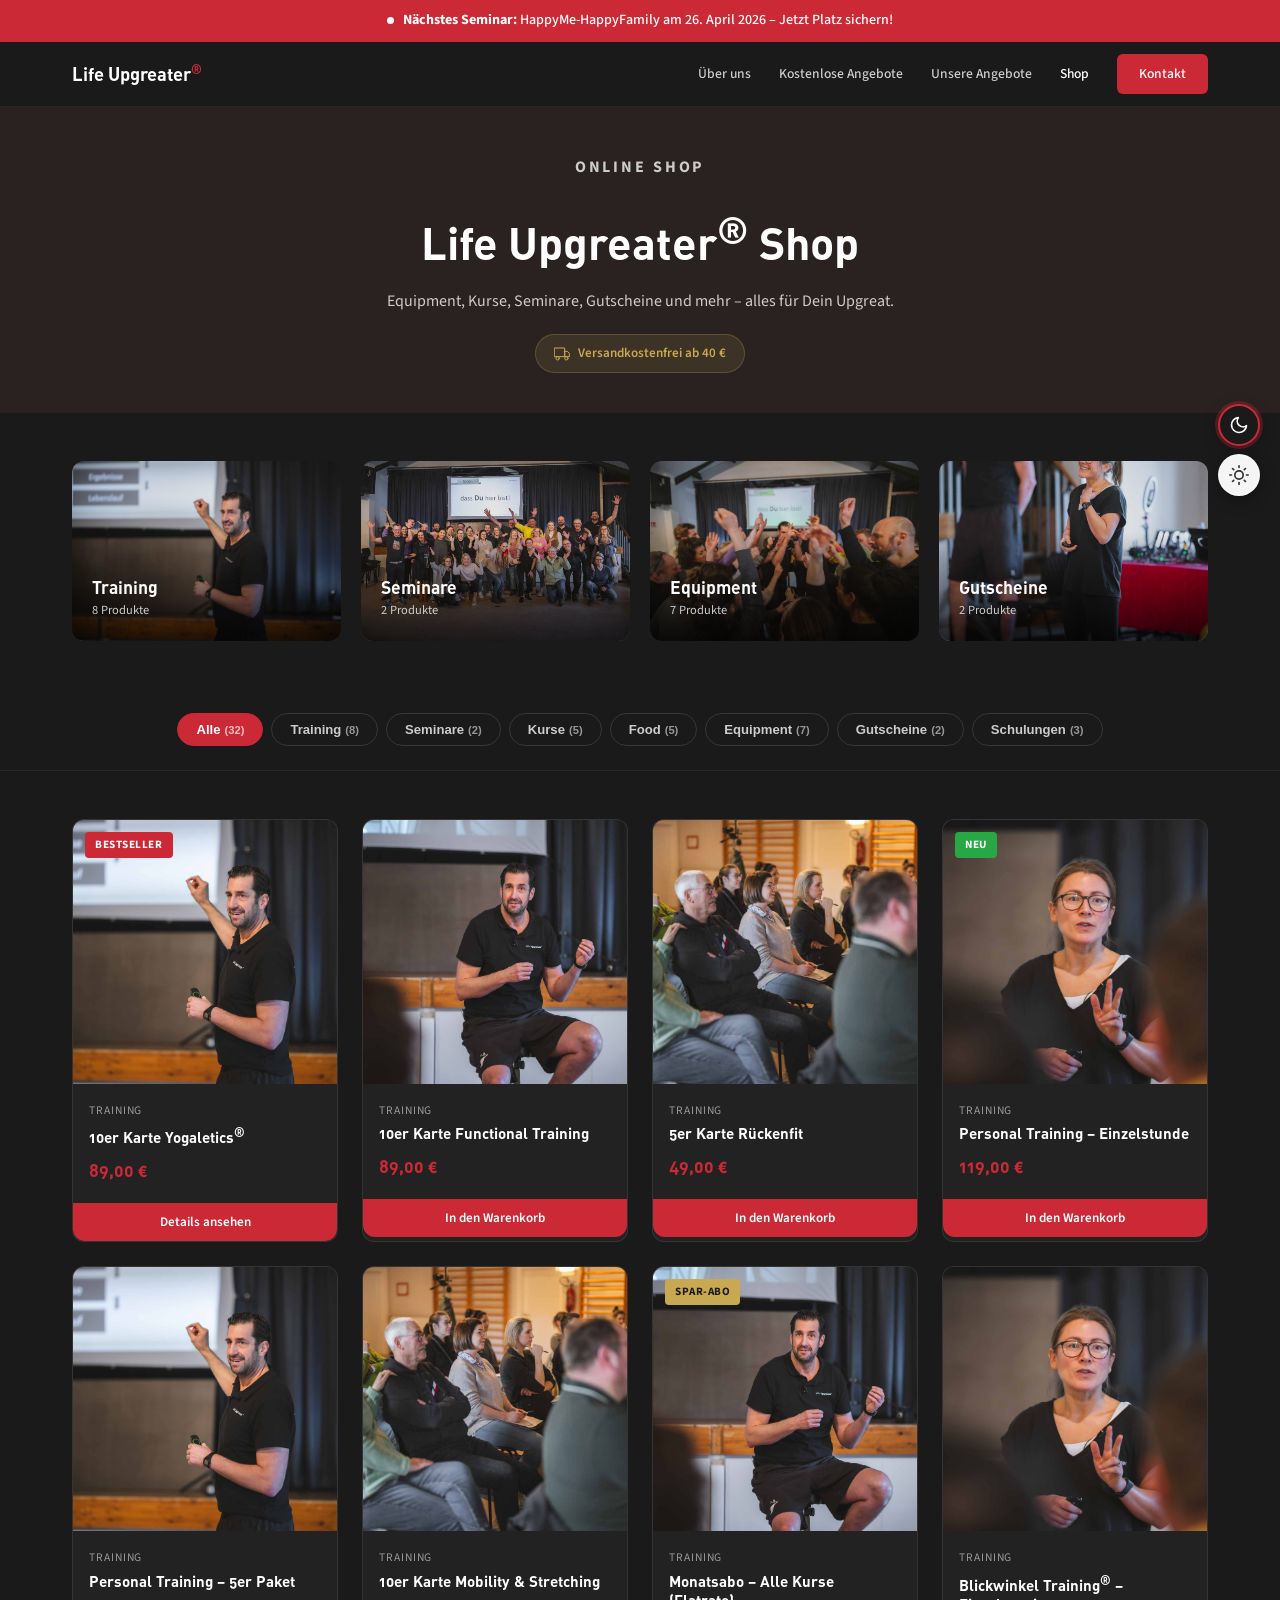
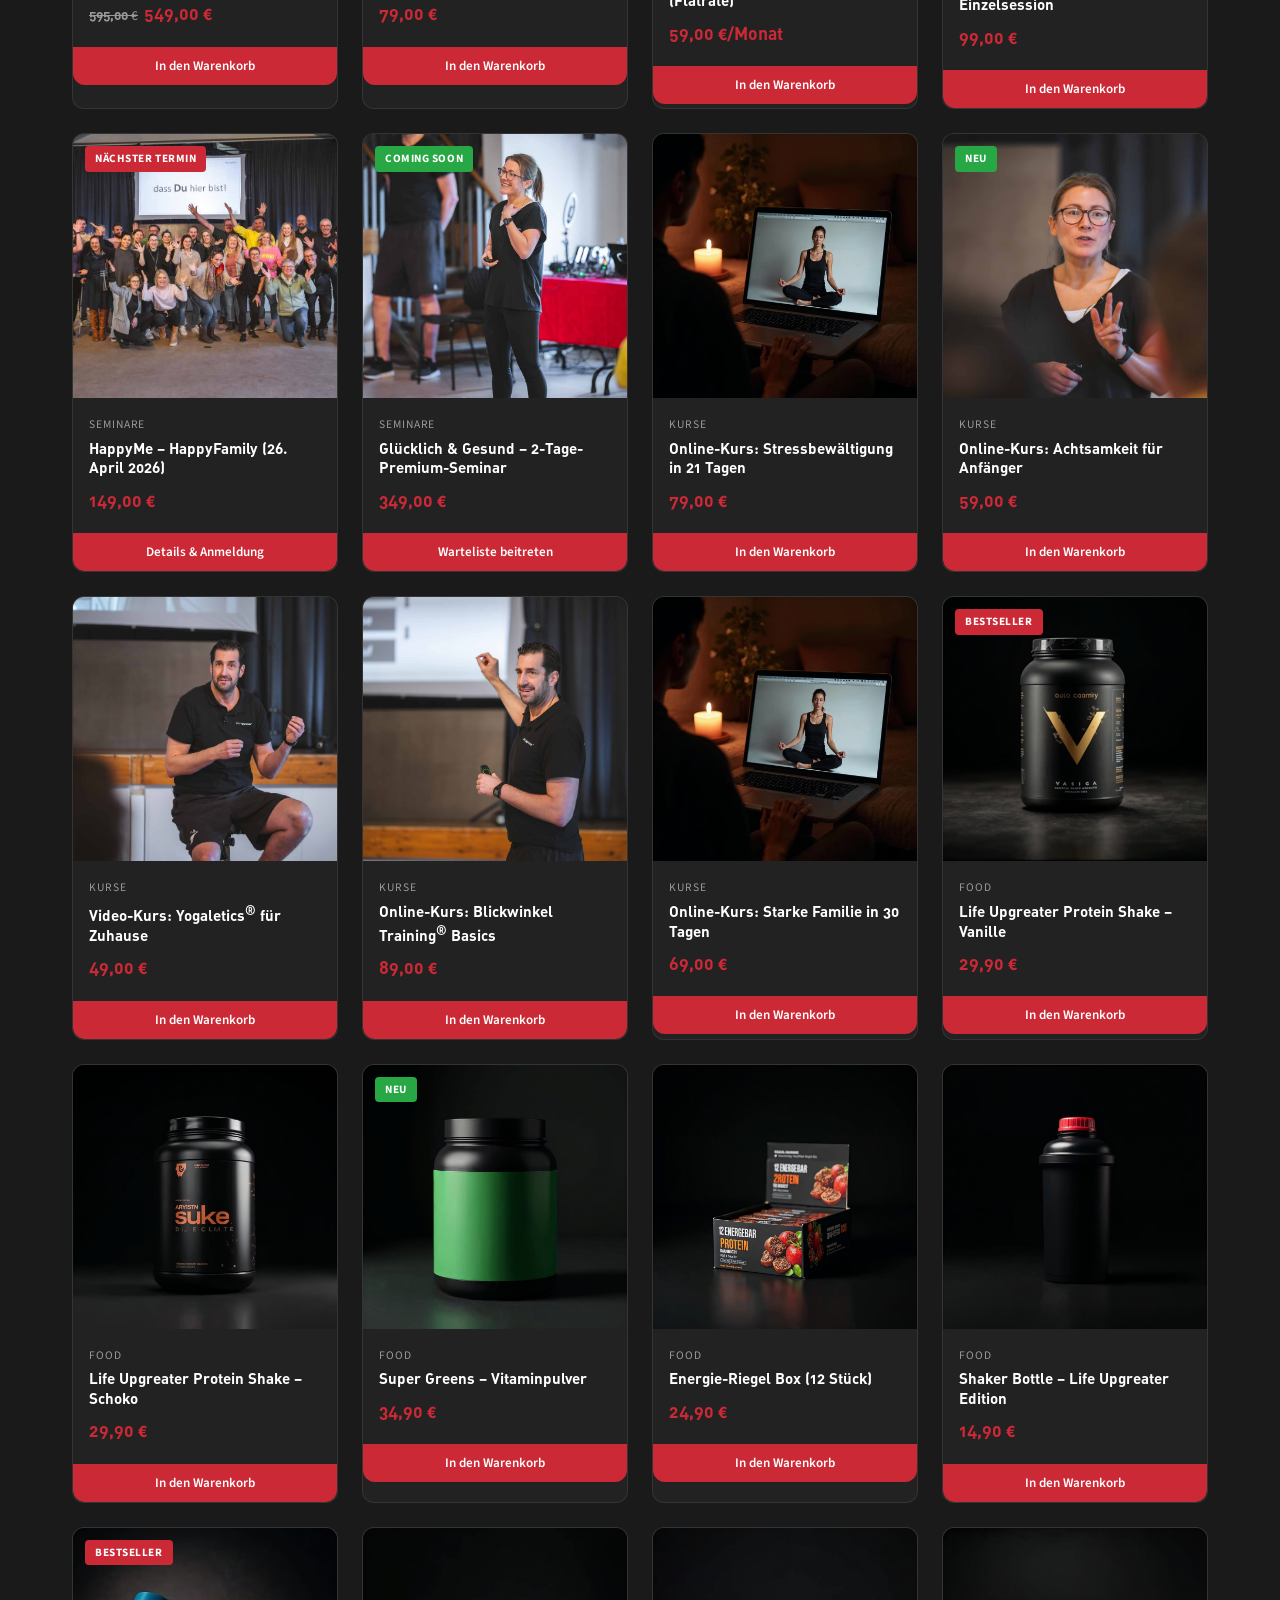
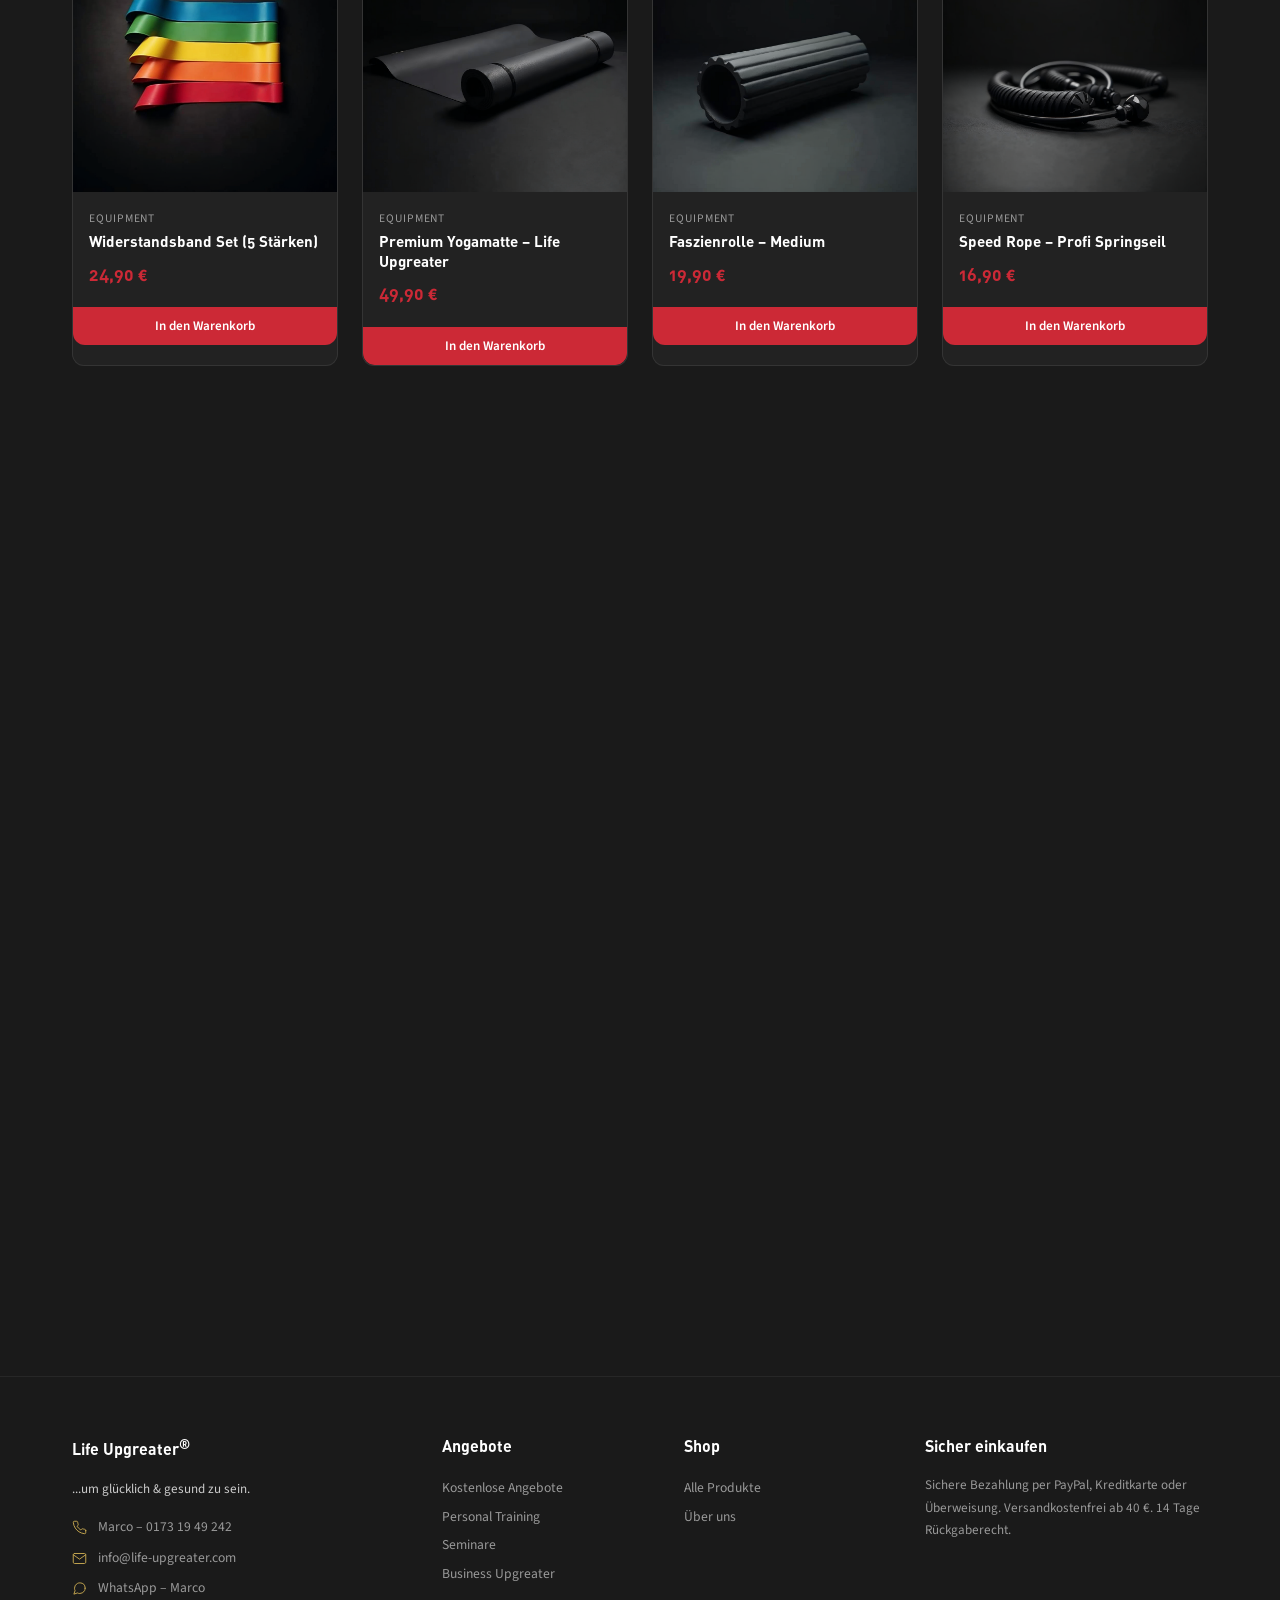
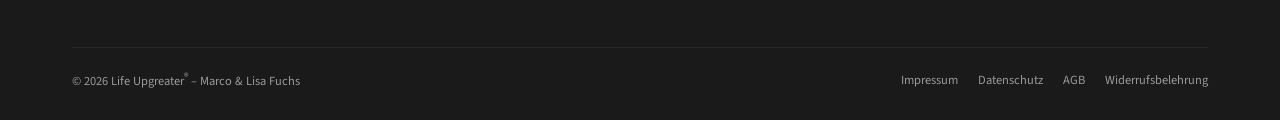
<file: site/shop.html>
<!DOCTYPE html>
<html lang="de">
<head>
  <meta charset="UTF-8">
  <link rel="icon" type="image/svg+xml" href="favicon.svg">
  <meta name="viewport" content="width=device-width, initial-scale=1.0">
  <title>Shop – Life Upgreater®</title>
  <link rel="preconnect" href="https://fonts.googleapis.com">
  <link rel="preconnect" href="https://fonts.gstatic.com" crossorigin>
  <link href="https://fonts.googleapis.com/css2?family=Lora:ital,wght@0,400;0,600;1,400&family=Source+Sans+3:wght@300;400;500;600;700&display=swap" rel="stylesheet">
  <style>
    @font-face { font-family: 'DIN Alternate'; src: url('fonts/din-alternate-bold.otf') format('opentype'); font-weight: 700; font-style: normal; font-display: swap; }
    *, *::before, *::after { margin: 0; padding: 0; box-sizing: border-box; }
    :root {
      --bg-dark: #1A1A1A; --bg-dark-warm: #2A2220; --bg-trust: #2A2220;
      --red: #CC2936; --red-hover: #E03040; --white: #FFFFFF; --light-gray: #F5F5F5;
      --gold: #C8A951; --text-light: #CCCCCC; --text-muted: #999999;
      --font-display: 'DIN Alternate', 'Source Sans 3', sans-serif;
      --font-body: 'Source Sans 3', sans-serif; --font-accent: 'Lora', Georgia, serif;
      --max-w: 1200px;
    }
    html { scroll-behavior: smooth; }
    body { font-family: var(--font-body); color: var(--white); background: var(--bg-dark); line-height: 1.6; overflow-x: hidden; -webkit-font-smoothing: antialiased; }
    img { max-width: 100%; display: block; }
    a { text-decoration: none; color: inherit; cursor: pointer; }
    ul { list-style: none; }
    .wrap { max-width: var(--max-w); margin: 0 auto; padding: 0 32px; }
    .btn { display: inline-block; padding: 14px 28px; border-radius: 8px; font-family: var(--font-body); font-weight: 600; font-size: 0.95rem; cursor: pointer; transition: all 0.25s; border: 2px solid transparent; }
    .btn-red { background: var(--red); color: var(--white); border-color: var(--red); }
    .btn-red:hover { background: var(--red-hover); border-color: var(--red-hover); transform: translateY(-2px); box-shadow: 0 6px 20px rgba(204,41,54,0.3); }
    .btn-ghost { background: transparent; color: var(--white); border-color: rgba(255,255,255,0.5); }
    .btn-ghost:hover { background: rgba(255,255,255,0.08); }
    .label { font-size: 0.75rem; font-weight: 700; letter-spacing: 0.18em; text-transform: uppercase; color: var(--red); margin-bottom: 14px; }

    /* Announcement Bar */
    .topbar { display: block; width: 100%; background: var(--red); text-align: center; padding: 11px 16px; font-size: 0.88rem; font-weight: 500; color: #fff; cursor: pointer; transition: background 0.3s; line-height: 1.4; }
    .topbar:hover { background: var(--red-hover); }
    .topbar strong { font-weight: 700; }
    .topbar .pulse { display: inline-block; width: 7px; height: 7px; background: #fff; border-radius: 50%; margin-right: 6px; animation: pulse 1.5s ease infinite; vertical-align: middle; }
    @keyframes pulse { 0%, 100% { opacity: 1; transform: scale(1); } 50% { opacity: 0.4; transform: scale(1.4); } }

    /* NAV */
    .nav { background: var(--bg-dark); position: sticky; top: 0; z-index: 100; border-bottom: 1px solid rgba(255,255,255,0.06); }
    .nav-main { display: flex; align-items: center; justify-content: space-between; height: 64px; max-width: var(--max-w); margin: 0 auto; padding: 0 32px; }
    .nav-logo { font-family: var(--font-display); font-size: 1.15rem; font-weight: 700; white-space: nowrap; }
    .nav-logo sup { color: var(--red); font-size: 0.7em; }
    .nav-links { display: flex; align-items: center; gap: 28px; }
    .nav-links a { font-size: 0.85rem; font-weight: 500; color: var(--text-light); transition: color 0.2s; }
    .nav-links a:hover { color: #fff; }
    .nav-links .active { color: var(--white); }
    .nav-links .nav-cta { background: var(--red); color: #fff !important; padding: 9px 22px; border-radius: 6px; }
    .nav-links .nav-cta:hover { background: var(--red-hover); } { background: #222; border-bottom: 1px solid rgba(255,255,255,0.06); }-inner { max-width: var(--max-w); margin: 0 auto; padding: 14px 32px; display: grid; grid-template-columns: repeat(4, 1fr); gap: 32px; }-item { display: block; padding: 10px 14px; border-radius: 6px; text-decoration: none; color: inherit; cursor: pointer; transition: background 0.2s, border-color 0.2s; border: 1px solid transparent; }-item:hover { background: rgba(255,255,255,0.06); border-color: rgba(255,255,255,0.1); }-item h4 { font-family: var(--font-display); font-size: 0.9rem; font-weight: 700; margin-bottom: 2px; }-item h4::after { content: ' →'; opacity: 0; transition: opacity 0.2s; }-item:hover h4::after { opacity: 1; }-item p { font-size: 0.78rem; color: var(--text-muted); line-height: 1.4; }
    .nav-hamburger { display: none; flex-direction: column; gap: 5px; background: none; border: none; cursor: pointer; padding: 4px; }
    .nav-hamburger span { width: 24px; height: 2px; background: #fff; border-radius: 2px; }

    /* SHOP HEADER */
    .shop-header { background: var(--bg-dark-warm); padding: 48px 0 40px; text-align: center; }
    .shop-header h1 { font-family: var(--font-display); font-size: clamp(2rem, 4vw, 2.8rem); font-weight: 700; margin-bottom: 10px; }
    .shop-header p { font-size: 1rem; color: var(--text-light); max-width: 560px; margin: 0 auto 20px; }
    .shop-shipping { display: inline-flex; align-items: center; gap: 8px; background: rgba(200,169,81,0.12); border: 1px solid rgba(200,169,81,0.25); color: var(--gold); font-size: 0.82rem; font-weight: 600; padding: 8px 18px; border-radius: 20px; }
    .shop-shipping svg { width: 16px; height: 16px; stroke: var(--gold); fill: none; stroke-width: 1.5; }

    /* CATEGORY FILTER */
    .shop-filter { background: var(--bg-dark); padding: 24px 0; border-bottom: 1px solid rgba(255,255,255,0.06); position: sticky; top: 64px; z-index: 50; }
    .filter-tabs { display: flex; gap: 8px; flex-wrap: wrap; justify-content: center; }
    .filter-tab { padding: 8px 18px; border-radius: 20px; font-size: 0.82rem; font-weight: 600; cursor: pointer; border: 1px solid rgba(255,255,255,0.12); background: transparent; color: var(--text-light); transition: all 0.2s; }
    .filter-tab:hover { border-color: rgba(255,255,255,0.3); color: #fff; }
    .filter-tab.active { background: var(--red); border-color: var(--red); color: #fff; }
    .filter-count { font-size: 0.7rem; opacity: 0.7; margin-left: 4px; }

    /* PRODUCT GRID */
    .shop-grid-section { background: var(--bg-dark); padding: 48px 0 80px; }
    .product-grid { display: grid; grid-template-columns: repeat(4, 1fr); gap: 24px; }
    .product-card { background: rgba(255,255,255,0.04); border: 1px solid rgba(255,255,255,0.08); border-radius: 12px; overflow: hidden; transition: transform 0.3s, box-shadow 0.3s, border-color 0.3s; cursor: pointer; }
    .product-card:hover { transform: translateY(-6px); box-shadow: 0 16px 40px rgba(0,0,0,0.3); border-color: rgba(204,41,54,0.3); }
    .product-img { aspect-ratio: 1/1; overflow: hidden; background: #222; position: relative; }
    .product-img img { width: 100%; height: 100%; object-fit: cover; transition: transform 0.5s; }
    .product-card:hover .product-img img { transform: scale(1.06); }
    .product-badge { position: absolute; top: 12px; left: 12px; background: var(--red); color: #fff; font-size: 0.7rem; font-weight: 700; padding: 4px 10px; border-radius: 4px; text-transform: uppercase; letter-spacing: 0.05em; }
    .product-badge.sale { background: var(--gold); color: #1A1A1A; }
    .product-badge.new { background: #28a745; }
    .product-body { padding: 18px 16px 20px; }
    .product-cat { font-size: 0.72rem; color: var(--text-muted); text-transform: uppercase; letter-spacing: 0.08em; margin-bottom: 4px; }
    .product-name { font-family: var(--font-display); font-size: 0.95rem; font-weight: 700; margin-bottom: 8px; line-height: 1.3; }
    .product-price { font-family: var(--font-display); font-size: 1.1rem; font-weight: 700; color: var(--red); }
    .product-price .old-price { text-decoration: line-through; color: var(--text-muted); font-size: 0.85rem; margin-right: 6px; font-weight: 400; }
    .product-btn { display: block; width: 100%; padding: 10px; background: var(--red); color: #fff; border: none; border-radius: 0 0 12px 12px; font-family: var(--font-body); font-size: 0.82rem; font-weight: 600; cursor: pointer; transition: background 0.2s; margin-top: -1px; }
    .product-btn:hover { background: var(--red-hover); }

    /* CATEGORY CARDS (alternative view) */
    .cat-grid { display: grid; grid-template-columns: repeat(4, 1fr); gap: 20px; margin-bottom: 48px; }
    .cat-card { position: relative; border-radius: 12px; overflow: hidden; aspect-ratio: 3/2; cursor: pointer; }
    .cat-card img { width: 100%; height: 100%; object-fit: cover; transition: transform 0.5s; }
    .cat-card:hover img { transform: scale(1.08); }
    .cat-card-overlay { position: absolute; inset: 0; background: linear-gradient(to top, rgba(0,0,0,0.8) 0%, rgba(0,0,0,0.1) 60%); display: flex; flex-direction: column; justify-content: flex-end; padding: 20px; }
    .cat-card-overlay h3 { font-family: var(--font-display); font-size: 1.1rem; font-weight: 700; }
    .cat-card-overlay span { font-size: 0.78rem; color: var(--text-light); }

    /* FOOTER */
    .footer { background: var(--bg-dark); border-top: 1px solid rgba(255,255,255,0.06); padding: 56px 0 28px; }
    .footer-grid { display: grid; grid-template-columns: 1.3fr 0.8fr 0.8fr 1.1fr; gap: 36px; margin-bottom: 40px; }
    .footer h4 { font-family: var(--font-display); font-size: 1rem; font-weight: 700; margin-bottom: 16px; }
    .footer p, .footer a { font-size: 0.85rem; color: var(--text-muted); line-height: 1.8; }
    .footer a:hover { color: #fff; }
    .footer-links a { display: block; padding: 2px 0; }
    .footer-contact-line { display: flex; align-items: center; gap: 8px; margin-bottom: 6px; font-size: 0.85rem; }
    .footer-contact-line .ico { width: 18px; text-align: center; display: inline-flex; align-items: center; }
    .footer-contact-line .ico svg { width: 15px; height: 15px; stroke: var(--gold); fill: none; stroke-width: 1.5; stroke-linecap: round; stroke-linejoin: round; }
    .footer-bottom { border-top: 1px solid rgba(255,255,255,0.06); padding-top: 20px; display: flex; justify-content: space-between; align-items: center; flex-wrap: wrap; gap: 12px; }
    .footer-legal { display: flex; gap: 20px; flex-wrap: wrap; }
    .footer-legal a { font-size: 0.78rem; color: var(--text-muted); }
    .footer-legal a:hover { color: #fff; }

    .fade-up { opacity: 0; transform: translateY(28px); transition: opacity 0.6s ease, transform 0.6s ease; }
    .fade-up.vis { opacity: 1; transform: translateY(0); }
    .d1 { transition-delay: 0.1s; } .d2 { transition-delay: 0.2s; } .d3 { transition-delay: 0.3s; }

    .mobile-sub-links { display: none; }

    /* THEME SWITCHER */
    .theme-switcher { position: fixed; right: 20px; top: 50%; transform: translateY(-50%); z-index: 999; display: flex; flex-direction: column; gap: 8px; }
    .theme-btn { width: 42px; height: 42px; border-radius: 50%; border: 2px solid rgba(255,255,255,0.3); cursor: pointer; transition: all 0.3s; display: flex; align-items: center; justify-content: center; box-shadow: 0 4px 16px rgba(0,0,0,0.3); position: relative; }
    .theme-btn:hover { transform: scale(1.12); }
    .theme-btn.active { border-color: var(--red); box-shadow: 0 0 0 3px rgba(204,41,54,0.3), 0 4px 16px rgba(0,0,0,0.3); }
    .theme-btn svg { width: 20px; height: 20px; }
    .theme-btn-dark { background: #1A1A1A; } .theme-btn-dark svg { stroke: #fff; fill: none; stroke-width: 2; }
    .theme-btn-light { background: #F5F5F5; } .theme-btn-light svg { stroke: #333; fill: none; stroke-width: 2; }
    .theme-label { position: absolute; right: 52px; white-space: nowrap; background: rgba(0,0,0,0.85); color: #fff; font-size: 0.75rem; font-weight: 600; padding: 5px 10px; border-radius: 4px; opacity: 0; pointer-events: none; transition: opacity 0.2s; }
    .theme-btn:hover .theme-label { opacity: 1; }

    /* LIGHT THEME */
    body.light { --bg-dark: #FAFAFA; --bg-dark-warm: #F0EDEA; --bg-trust: #F0EDEA; --white: #1A1A1A; --text-light: #444444; --text-muted: #777777; --gold: #A38932; }
    body.light { background: #FAFAFA; color: #1A1A1A; }
    body.light .nav { background: #fff; border-bottom-color: rgba(0,0,0,0.08); }
    body.light { background: #F5F5F5; border-bottom-color: rgba(0,0,0,0.06); }
    body.light-item:hover { background: rgba(0,0,0,0.04); border-color: rgba(0,0,0,0.08); }
    body.light .nav-links a { color: #555; } body.light .nav-links a:hover { color: #1A1A1A; }
    body.light .nav-links .active { color: #1A1A1A; } body.light .nav-hamburger span { background: #1A1A1A; }
    body.light .shop-header { background: #F0EDEA; }
    body.light .shop-filter { background: #FAFAFA; border-bottom-color: rgba(0,0,0,0.06); }
    body.light .filter-tab { border-color: rgba(0,0,0,0.1); color: #555; }
    body.light .filter-tab:hover { border-color: rgba(0,0,0,0.3); color: #1A1A1A; }
    body.light .product-card { background: #fff; border-color: rgba(0,0,0,0.08); box-shadow: 0 2px 12px rgba(0,0,0,0.06); }
    body.light .product-card:hover { box-shadow: 0 12px 36px rgba(0,0,0,0.12); }
    body.light .product-img { background: #f0f0f0; }
    body.light .product-name { color: #1A1A1A; }
    body.light .btn-red { color: #fff !important; }
    body.light .nav-links .nav-cta { color: #fff !important; }
    body.light .theme-btn { border-color: rgba(0,0,0,0.15); }
    body.light .theme-label { background: rgba(0,0,0,0.75); }
    body.light .footer { background: #1A1A1A; color: #fff; }
    body.light .footer h4, body.light .footer p, body.light .footer a { color: #ccc; }
    body.light .footer a:hover { color: #fff; }

    @media (max-width: 960px) {
      .nav-links { display: none; }
      .nav-hamburger { display: flex; }
      .nav-links.open { display: flex; flex-direction: column; position: absolute; top: 64px; left: 0; right: 0; background: var(--bg-dark); padding: 20px 32px; gap: 16px; border-bottom: 1px solid rgba(255,255,255,0.06); z-index: 200; }
      .mobile-sub-links { display: flex; flex-direction: column; gap: 0; border-top: 1px solid rgba(255,255,255,0.08); padding-top: 12px; margin-top: 4px; width: 100%; }
      .mobile-sub-links a { font-size: 0.82rem; color: var(--text-muted) !important; padding: 8px 0; }
      .product-grid { grid-template-columns: repeat(2, 1fr); gap: 16px; }
      .cat-grid { grid-template-columns: repeat(2, 1fr); }
      .footer-grid { grid-template-columns: 1fr 1fr; }
      .theme-label { display: none; }
    }
    @media (max-width: 600px) {
      .wrap { padding: 0 20px; }
      .product-grid { grid-template-columns: 1fr 1fr; gap: 12px; }
      .product-body { padding: 12px 12px 14px; }
      .product-name { font-size: 0.85rem; }
      .cat-grid { grid-template-columns: 1fr; }
      .filter-tabs { gap: 6px; }
      .filter-tab { padding: 6px 12px; font-size: 0.78rem; }
      .footer-grid { grid-template-columns: 1fr; }
      .footer-bottom { flex-direction: column; text-align: center; }
      .footer-legal { justify-content: center; }
      .shop-filter { top: 64px; }
    }
  </style>
</head>
<body>

<!-- Announcement Bar -->
<div class="topbar" onclick="location.href='happyme-happyfamily.html'">
  <span class="pulse"></span>
  <strong>Nächstes Seminar:</strong> HappyMe-HappyFamily am 26. April 2026 – Jetzt Platz sichern!
</div>

<!-- NAV -->
<nav class="nav">
  <div class="nav-main">
    <a href="index.html" class="nav-logo">Life Upgreater<sup>&reg;</sup></a>
    <div class="nav-links" id="navLinks">
      <a href="ueber-uns.html">Über uns</a>
      <a href="index.html#kostenlos">Kostenlose Angebote</a>
      <a href="index.html#angebote">Unsere Angebote</a>
      <a href="shop.html" class="active">Shop</a>
      <a href="#" class="nav-cta">Kontakt</a>
    </div>
    <button class="nav-hamburger" id="navToggle" aria-label="Menü"><span></span><span></span><span></span></button>
  </div>
</nav>

<!-- SHOP HEADER -->
<section class="shop-header">
  <div class="wrap">
    <p class="label fade-up">Online Shop</p>
    <h1 class="fade-up d1">Life Upgreater<sup>&reg;</sup> Shop</h1>
    <p class="fade-up d2">Equipment, Kurse, Seminare, Gutscheine und mehr – alles für Dein Upgreat.</p>
    <div class="shop-shipping fade-up d3">
      <svg viewBox="0 0 24 24" stroke-linecap="round" stroke-linejoin="round"><rect x="1" y="3" width="15" height="13"/><polygon points="16 8 20 8 23 11 23 16 16 16 16 8"/><circle cx="5.5" cy="18.5" r="2.5"/><circle cx="18.5" cy="18.5" r="2.5"/></svg>
      Versandkostenfrei ab 40 €
    </div>
  </div>
</section>

<!-- CATEGORY CARDS -->
<section class="shop-grid-section" style="padding-bottom: 0;">
  <div class="wrap">
    <div class="cat-grid fade-up">
      <div class="cat-card" onclick="filterProducts('training')">
        <img src="img/hero-marco.jpg" alt="Training">
        <div class="cat-card-overlay"><h3>Training</h3><span>8 Produkte</span></div>
      </div>
      <div class="cat-card" onclick="filterProducts('seminare')">
        <img src="img/seminare-gruppe.jpg" alt="Seminare">
        <div class="cat-card-overlay"><h3>Seminare</h3><span>2 Produkte</span></div>
      </div>
      <div class="cat-card" onclick="filterProducts('equipment')">
        <img src="img/business-team.jpg" alt="Equipment">
        <div class="cat-card-overlay"><h3>Equipment</h3><span>7 Produkte</span></div>
      </div>
      <div class="cat-card" onclick="filterProducts('gutscheine')">
        <img src="img/about-marco-lisa.jpg" alt="Gutscheine">
        <div class="cat-card-overlay"><h3>Gutscheine</h3><span>2 Produkte</span></div>
      </div>
    </div>
  </div>
</section>

<!-- FILTER TABS -->
<div class="shop-filter">
  <div class="wrap">
    <div class="filter-tabs" id="filterTabs">
      <button class="filter-tab active" data-cat="alle">Alle<span class="filter-count">(32)</span></button>
      <button class="filter-tab" data-cat="training">Training<span class="filter-count">(8)</span></button>
      <button class="filter-tab" data-cat="seminare">Seminare<span class="filter-count">(2)</span></button>
      <button class="filter-tab" data-cat="kurse">Kurse<span class="filter-count">(5)</span></button>
      <button class="filter-tab" data-cat="food">Food<span class="filter-count">(5)</span></button>
      <button class="filter-tab" data-cat="equipment">Equipment<span class="filter-count">(7)</span></button>
      <button class="filter-tab" data-cat="gutscheine">Gutscheine<span class="filter-count">(2)</span></button>
      <button class="filter-tab" data-cat="schulungen">Schulungen<span class="filter-count">(3)</span></button>
    </div>
  </div>
</div>

<!-- PRODUCTS -->
<section class="shop-grid-section">
  <div class="wrap">
    <div class="product-grid" id="productGrid">

      <!-- TRAINING -->
      <div class="product-card fade-up" data-cat="training" onclick="location.href='produkt-yogaletics-10er.html'">
        <div class="product-img"><img src="img/hero-marco.jpg" alt="10er Karte Yogaletics"><div class="product-badge">Bestseller</div></div>
        <div class="product-body"><div class="product-cat">Training</div><div class="product-name">10er Karte Yogaletics<sup>&reg;</sup></div><div class="product-price">89,00 €</div></div>
        <button class="product-btn" onclick="event.stopPropagation(); location.href='produkt-yogaletics-10er.html'">Details ansehen</button>
      </div>
      <div class="product-card fade-up d1" data-cat="training">
        <div class="product-img"><img src="img/seminar-marco.jpg" alt="10er Karte Functional Training"></div>
        <div class="product-body"><div class="product-cat">Training</div><div class="product-name">10er Karte Functional Training</div><div class="product-price">89,00 €</div></div>
        <button class="product-btn">In den Warenkorb</button>
      </div>
      <div class="product-card fade-up d2" data-cat="training">
        <div class="product-img"><img src="img/selftest-audience.jpg" alt="5er Karte Rückenfit"></div>
        <div class="product-body"><div class="product-cat">Training</div><div class="product-name">5er Karte Rückenfit</div><div class="product-price">49,00 €</div></div>
        <button class="product-btn">In den Warenkorb</button>
      </div>
      <div class="product-card fade-up d3" data-cat="training">
        <div class="product-img"><img src="img/personal-lisa.jpg" alt="Personal Training Einzelstunde"><div class="product-badge new">Neu</div></div>
        <div class="product-body"><div class="product-cat">Training</div><div class="product-name">Personal Training – Einzelstunde</div><div class="product-price">119,00 €</div></div>
        <button class="product-btn">In den Warenkorb</button>
      </div>
      <div class="product-card fade-up" data-cat="training">
        <div class="product-img"><img src="img/hero-marco.jpg" alt="Personal Training 5er Paket"></div>
        <div class="product-body"><div class="product-cat">Training</div><div class="product-name">Personal Training – 5er Paket</div><div class="product-price"><span class="old-price">595,00 €</span>549,00 €</div></div>
        <button class="product-btn">In den Warenkorb</button>
      </div>
      <div class="product-card fade-up d1" data-cat="training">
        <div class="product-img"><img src="img/selftest-audience.jpg" alt="Mobility Kurs"></div>
        <div class="product-body"><div class="product-cat">Training</div><div class="product-name">10er Karte Mobility &amp; Stretching</div><div class="product-price">79,00 €</div></div>
        <button class="product-btn">In den Warenkorb</button>
      </div>
      <div class="product-card fade-up d2" data-cat="training">
        <div class="product-img"><img src="img/seminar-marco.jpg" alt="Monatsabo Training"><div class="product-badge sale">Spar-Abo</div></div>
        <div class="product-body"><div class="product-cat">Training</div><div class="product-name">Monatsabo – Alle Kurse (Flatrate)</div><div class="product-price">59,00 €/Monat</div></div>
        <button class="product-btn">In den Warenkorb</button>
      </div>
      <div class="product-card fade-up d3" data-cat="training">
        <div class="product-img"><img src="img/personal-lisa.jpg" alt="Blickwinkel Training Einzelsession"></div>
        <div class="product-body"><div class="product-cat">Training</div><div class="product-name">Blickwinkel Training<sup>&reg;</sup> – Einzelsession</div><div class="product-price">99,00 €</div></div>
        <button class="product-btn">In den Warenkorb</button>
      </div>

      <!-- SEMINARE -->
      <div class="product-card fade-up" data-cat="seminare">
        <div class="product-img"><img src="img/seminare-gruppe.jpg" alt="HappyMe HappyFamily Seminar"><div class="product-badge">Nächster Termin</div></div>
        <div class="product-body"><div class="product-cat">Seminare</div><div class="product-name">HappyMe – HappyFamily (26. April 2026)</div><div class="product-price">149,00 €</div></div>
        <button class="product-btn" onclick="location.href='happyme-happyfamily.html'">Details &amp; Anmeldung</button>
      </div>
      <div class="product-card fade-up d1" data-cat="seminare">
        <div class="product-img"><img src="img/about-marco-lisa.jpg" alt="Glücklich und Gesund Seminar"><div class="product-badge new">Coming Soon</div></div>
        <div class="product-body"><div class="product-cat">Seminare</div><div class="product-name">Glücklich &amp; Gesund – 2-Tage-Premium-Seminar</div><div class="product-price">349,00 €</div></div>
        <button class="product-btn">Warteliste beitreten</button>
      </div>

      <!-- KURSE -->
      <div class="product-card fade-up" data-cat="kurse">
        <div class="product-img"><img src="img/shop-online-kurs.jpg" alt="Online-Kurs Stressbewältigung"></div>
        <div class="product-body"><div class="product-cat">Kurse</div><div class="product-name">Online-Kurs: Stressbewältigung in 21 Tagen</div><div class="product-price">79,00 €</div></div>
        <button class="product-btn">In den Warenkorb</button>
      </div>
      <div class="product-card fade-up d1" data-cat="kurse">
        <div class="product-img"><img src="img/personal-lisa.jpg" alt="Online-Kurs Achtsamkeit"><div class="product-badge new">Neu</div></div>
        <div class="product-body"><div class="product-cat">Kurse</div><div class="product-name">Online-Kurs: Achtsamkeit für Anfänger</div><div class="product-price">59,00 €</div></div>
        <button class="product-btn">In den Warenkorb</button>
      </div>
      <div class="product-card fade-up d2" data-cat="kurse">
        <div class="product-img"><img src="img/seminar-marco.jpg" alt="Video-Kurs Yogaletics"></div>
        <div class="product-body"><div class="product-cat">Kurse</div><div class="product-name">Video-Kurs: Yogaletics<sup>&reg;</sup> für Zuhause</div><div class="product-price">49,00 €</div></div>
        <button class="product-btn">In den Warenkorb</button>
      </div>
      <div class="product-card fade-up d3" data-cat="kurse">
        <div class="product-img"><img src="img/hero-marco.jpg" alt="Online-Kurs Blickwinkel"></div>
        <div class="product-body"><div class="product-cat">Kurse</div><div class="product-name">Online-Kurs: Blickwinkel Training<sup>&reg;</sup> Basics</div><div class="product-price">89,00 €</div></div>
        <button class="product-btn">In den Warenkorb</button>
      </div>
      <div class="product-card fade-up" data-cat="kurse">
        <div class="product-img"><img src="img/shop-online-kurs.jpg" alt="Familien Kurs"></div>
        <div class="product-body"><div class="product-cat">Kurse</div><div class="product-name">Online-Kurs: Starke Familie in 30 Tagen</div><div class="product-price">69,00 €</div></div>
        <button class="product-btn">In den Warenkorb</button>
      </div>

      <!-- FOOD -->
      <div class="product-card fade-up" data-cat="food">
        <div class="product-img"><img src="img/shop-protein-vanille.jpg" alt="Protein Shake"><div class="product-badge">Bestseller</div></div>
        <div class="product-body"><div class="product-cat">Food</div><div class="product-name">Life Upgreater Protein Shake – Vanille</div><div class="product-price">29,90 €</div></div>
        <button class="product-btn">In den Warenkorb</button>
      </div>
      <div class="product-card fade-up d1" data-cat="food">
        <div class="product-img"><img src="img/shop-protein-schoko.jpg" alt="Protein Shake Schoko"></div>
        <div class="product-body"><div class="product-cat">Food</div><div class="product-name">Life Upgreater Protein Shake – Schoko</div><div class="product-price">29,90 €</div></div>
        <button class="product-btn">In den Warenkorb</button>
      </div>
      <div class="product-card fade-up d2" data-cat="food">
        <div class="product-img"><img src="img/shop-greens.jpg" alt="Greens Pulver"><div class="product-badge new">Neu</div></div>
        <div class="product-body"><div class="product-cat">Food</div><div class="product-name">Super Greens – Vitaminpulver</div><div class="product-price">34,90 €</div></div>
        <button class="product-btn">In den Warenkorb</button>
      </div>
      <div class="product-card fade-up d3" data-cat="food">
        <div class="product-img"><img src="img/shop-energie-riegel.jpg" alt="Energie Riegel"></div>
        <div class="product-body"><div class="product-cat">Food</div><div class="product-name">Energie-Riegel Box (12 Stück)</div><div class="product-price">24,90 €</div></div>
        <button class="product-btn">In den Warenkorb</button>
      </div>
      <div class="product-card fade-up" data-cat="food">
        <div class="product-img"><img src="img/shop-shaker.jpg" alt="Shaker"></div>
        <div class="product-body"><div class="product-cat">Food</div><div class="product-name">Shaker Bottle – Life Upgreater Edition</div><div class="product-price">14,90 €</div></div>
        <button class="product-btn">In den Warenkorb</button>
      </div>

      <!-- EQUIPMENT -->
      <div class="product-card fade-up" data-cat="equipment">
        <div class="product-img"><img src="img/shop-widerstandsband.jpg" alt="Widerstandsband Set"><div class="product-badge">Bestseller</div></div>
        <div class="product-body"><div class="product-cat">Equipment</div><div class="product-name">Widerstandsband Set (5 Stärken)</div><div class="product-price">24,90 €</div></div>
        <button class="product-btn">In den Warenkorb</button>
      </div>
      <div class="product-card fade-up d1" data-cat="equipment">
        <div class="product-img"><img src="img/shop-yogamatte.jpg" alt="Yogamatte"></div>
        <div class="product-body"><div class="product-cat">Equipment</div><div class="product-name">Premium Yogamatte – Life Upgreater</div><div class="product-price">49,90 €</div></div>
        <button class="product-btn">In den Warenkorb</button>
      </div>
      <div class="product-card fade-up d2" data-cat="equipment">
        <div class="product-img"><img src="img/shop-faszienrolle.jpg" alt="Faszienrolle"></div>
        <div class="product-body"><div class="product-cat">Equipment</div><div class="product-name">Faszienrolle – Medium</div><div class="product-price">19,90 €</div></div>
        <button class="product-btn">In den Warenkorb</button>
      </div>
      <div class="product-card fade-up d3" data-cat="equipment">
        <div class="product-img"><img src="img/shop-springseil.jpg" alt="Springseil"></div>
        <div class="product-body"><div class="product-cat">Equipment</div><div class="product-name">Speed Rope – Profi Springseil</div><div class="product-price">16,90 €</div></div>
        <button class="product-btn">In den Warenkorb</button>
      </div>
      <div class="product-card fade-up" data-cat="equipment">
        <div class="product-img"><img src="img/shop-tshirt.jpg" alt="T-Shirt"><div class="product-badge new">Neu</div></div>
        <div class="product-body"><div class="product-cat">Equipment</div><div class="product-name">T-Shirt „Upgreat Your Life" – Unisex</div><div class="product-price">29,90 €</div></div>
        <button class="product-btn">In den Warenkorb</button>
      </div>
      <div class="product-card fade-up d1" data-cat="equipment">
        <div class="product-img"><img src="img/shop-trinkflasche.jpg" alt="Trinkflasche"></div>
        <div class="product-body"><div class="product-cat">Equipment</div><div class="product-name">Edelstahl Trinkflasche 750ml</div><div class="product-price">22,90 €</div></div>
        <button class="product-btn">In den Warenkorb</button>
      </div>
      <div class="product-card fade-up d2" data-cat="equipment">
        <div class="product-img"><img src="img/shop-sportbeutel.jpg" alt="Sportbeutel"></div>
        <div class="product-body"><div class="product-cat">Equipment</div><div class="product-name">Sportbeutel – Life Upgreater Logo</div><div class="product-price">12,90 €</div></div>
        <button class="product-btn">In den Warenkorb</button>
      </div>

      <!-- GUTSCHEINE -->
      <div class="product-card fade-up" data-cat="gutscheine">
        <div class="product-img"><img src="img/shop-gutschein.jpg" alt="Wertgutschein 50"><div class="product-badge sale">Geschenk-Tipp</div></div>
        <div class="product-body"><div class="product-cat">Gutscheine</div><div class="product-name">Wertgutschein – 50 €</div><div class="product-price">50,00 €</div></div>
        <button class="product-btn">In den Warenkorb</button>
      </div>
      <div class="product-card fade-up d1" data-cat="gutscheine">
        <div class="product-img"><img src="img/shop-gutschein.jpg" alt="Wertgutschein 100"></div>
        <div class="product-body"><div class="product-cat">Gutscheine</div><div class="product-name">Wertgutschein – 100 €</div><div class="product-price">100,00 €</div></div>
        <button class="product-btn">In den Warenkorb</button>
      </div>

      <!-- SCHULUNGEN -->
      <div class="product-card fade-up" data-cat="schulungen">
        <div class="product-img"><img src="img/seminar-marco.jpg" alt="Yogaletics Instructor"><div class="product-badge">Zertifiziert</div></div>
        <div class="product-body"><div class="product-cat">Schulungen</div><div class="product-name">Yogaletics<sup>&reg;</sup> Instructor Ausbildung</div><div class="product-price">1.490,00 €</div></div>
        <button class="product-btn">Anfragen</button>
      </div>
      <div class="product-card fade-up d1" data-cat="schulungen">
        <div class="product-img"><img src="img/personal-lisa.jpg" alt="Blickwinkel Trainer"></div>
        <div class="product-body"><div class="product-cat">Schulungen</div><div class="product-name">Blickwinkel Training<sup>&reg;</sup> Trainer-Lizenz</div><div class="product-price">2.490,00 €</div></div>
        <button class="product-btn">Anfragen</button>
      </div>
      <div class="product-card fade-up d2" data-cat="schulungen">
        <div class="product-img"><img src="img/selftest-audience.jpg" alt="BGM Berater"></div>
        <div class="product-body"><div class="product-cat">Schulungen</div><div class="product-name">BGM-Berater Zertifizierung</div><div class="product-price">990,00 €</div></div>
        <button class="product-btn">Anfragen</button>
      </div>

    </div>
  </div>
</section>

<!-- FOOTER -->
<footer class="footer">
  <div class="wrap">
    <div class="footer-grid">
      <div>
        <h4>Life Upgreater<sup>&reg;</sup></h4>
        <p style="color:var(--text-light); margin-bottom:14px; font-size:0.82rem;">...um glücklich &amp; gesund zu sein.</p>
        <div class="footer-contact-line">
          <span class="ico"><svg viewBox="0 0 24 24"><path d="M22 16.92v3a2 2 0 0 1-2.18 2 19.79 19.79 0 0 1-8.63-3.07 19.5 19.5 0 0 1-6-6 19.79 19.79 0 0 1-3.07-8.67A2 2 0 0 1 4.11 2h3a2 2 0 0 1 2 1.72 12.84 12.84 0 0 0 .7 2.81 2 2 0 0 1-.45 2.11L8.09 9.91a16 16 0 0 0 6 6l1.27-1.27a2 2 0 0 1 2.11-.45 12.84 12.84 0 0 0 2.81.7A2 2 0 0 1 22 16.92z"/></svg></span>
          <a href="tel:+491731949242">Marco – 0173 19 49 242</a>
        </div>
        <div class="footer-contact-line">
          <span class="ico"><svg viewBox="0 0 24 24"><path d="M4 4h16c1.1 0 2 .9 2 2v12c0 1.1-.9 2-2 2H4c-1.1 0-2-.9-2-2V6c0-1.1.9-2 2-2z"/><polyline points="22,6 12,13 2,6"/></svg></span>
          <a href="mailto:info@life-upgreater.com">info@life-upgreater.com</a>
        </div>
        <div class="footer-contact-line">
          <span class="ico"><svg viewBox="0 0 24 24"><path d="M21 11.5a8.38 8.38 0 0 1-.9 3.8 8.5 8.5 0 0 1-7.6 4.7 8.38 8.38 0 0 1-3.8-.9L3 21l1.9-5.7a8.38 8.38 0 0 1-.9-3.8 8.5 8.5 0 0 1 4.7-7.6 8.38 8.38 0 0 1 3.8-.9h.5a8.48 8.48 0 0 1 8 8v.5z"/></svg></span>
          <a href="https://wa.me/491731949242" target="_blank">WhatsApp – Marco</a>
        </div>
      </div>
      <div class="footer-links">
        <h4>Angebote</h4>
        <a href="index.html#kostenlos">Kostenlose Angebote</a>
        <a href="personal-training.html">Personal Training</a>
        <a href="seminare.html">Seminare</a>
        <a href="business.html">Business Upgreater</a>
      </div>
      <div class="footer-links">
        <h4>Shop</h4>
        <a href="shop.html">Alle Produkte</a>
        <a href="ueber-uns.html">Über uns</a>
      </div>
      <div>
        <h4>Sicher einkaufen</h4>
        <p style="font-size:0.82rem; color:var(--text-muted); line-height:1.7;">Sichere Bezahlung per PayPal, Kreditkarte oder Überweisung. Versandkostenfrei ab 40 €. 14 Tage Rückgaberecht.</p>
      </div>
    </div>
    <div class="footer-bottom">
      <p style="font-size:0.78rem; color:var(--text-muted);">&copy; 2026 Life Upgreater<sup>&reg;</sup> – Marco &amp; Lisa Fuchs</p>
      <div class="footer-legal">
        <a href="#">Impressum</a><a href="#">Datenschutz</a><a href="#">AGB</a><a href="#">Widerrufsbelehrung</a>
      </div>
    </div>
  </div>
</footer>

<!-- Theme Switcher -->
<div class="theme-switcher" id="themeSwitcher">
  <button class="theme-btn theme-btn-dark active" data-theme="dark"><span class="theme-label">Dunkel</span><svg viewBox="0 0 24 24"><path d="M21 12.79A9 9 0 1 1 11.21 3 7 7 0 0 0 21 12.79z" stroke-linecap="round" stroke-linejoin="round"/></svg></button>
  <button class="theme-btn theme-btn-light" data-theme="light"><span class="theme-label">Hell</span><svg viewBox="0 0 24 24"><circle cx="12" cy="12" r="5" stroke-linecap="round" stroke-linejoin="round"/><line x1="12" y1="1" x2="12" y2="3" stroke-linecap="round"/><line x1="12" y1="21" x2="12" y2="23" stroke-linecap="round"/><line x1="4.22" y1="4.22" x2="5.64" y2="5.64" stroke-linecap="round"/><line x1="18.36" y1="18.36" x2="19.78" y2="19.78" stroke-linecap="round"/><line x1="1" y1="12" x2="3" y2="12" stroke-linecap="round"/><line x1="21" y1="12" x2="23" y2="12" stroke-linecap="round"/><line x1="4.22" y1="19.78" x2="5.64" y2="18.36" stroke-linecap="round"/><line x1="18.36" y1="5.64" x2="19.78" y2="4.22" stroke-linecap="round"/></svg></button>
</div>

<script>
  // Nav toggle + mobile sub-links
  (function() {
    var navLinks = document.getElementById('navLinks');
    var subItems = document.querySelectorAll('-item');
    if (subItems.length && !navLinks.querySelector('.mobile-sub-links')) {
      var wrapper = document.createElement('div');
      wrapper.className = 'mobile-sub-links';
      subItems.forEach(function(item) {
        var a = document.createElement('a');
        a.href = item.getAttribute('href');
        a.textContent = item.querySelector('h4').textContent;
        wrapper.appendChild(a);
      });
      navLinks.appendChild(wrapper);
    }
    document.getElementById('navToggle').addEventListener('click', function() {
      navLinks.classList.toggle('open');
    });
  })();

  // Scroll reveal
  var obs = new IntersectionObserver(function(entries) {
    entries.forEach(function(e) { if (e.isIntersecting) { e.target.classList.add('vis'); obs.unobserve(e.target); } });
  }, { threshold: 0.08 });
  document.querySelectorAll('.fade-up').forEach(function(el) { obs.observe(el); });

  // Product Filter
  var tabs = document.querySelectorAll('.filter-tab');
  var cards = document.querySelectorAll('.product-card');

  function filterProducts(cat) {
    tabs.forEach(function(t) { t.classList.toggle('active', t.getAttribute('data-cat') === cat); });
    cards.forEach(function(c) {
      if (cat === 'alle' || c.getAttribute('data-cat') === cat) {
        c.style.display = '';
      } else {
        c.style.display = 'none';
      }
    });
  }
  window.filterProducts = filterProducts;

  tabs.forEach(function(tab) {
    tab.addEventListener('click', function() {
      filterProducts(tab.getAttribute('data-cat'));
    });
  });

  // Theme Switcher
  (function() {
    var sw = document.getElementById('themeSwitcher');
    if (!sw) return;
    var btns = sw.querySelectorAll('.theme-btn');
    function applyTheme(theme) {
      if (theme === 'light') { document.body.classList.add('light'); }
      else { document.body.classList.remove('light'); }
      for (var j = 0; j < btns.length; j++) {
        btns[j].classList.toggle('active', btns[j].getAttribute('data-theme') === theme);
      }
      try { localStorage.setItem('lu_theme', theme); } catch(e) {}
    }
    try { var saved = localStorage.getItem('lu_theme'); if (saved) applyTheme(saved); } catch(e) {}
    for (var i = 0; i < btns.length; i++) {
      (function(btn) {
        btn.addEventListener('click', function(e) {
          e.preventDefault(); e.stopPropagation();
          applyTheme(btn.getAttribute('data-theme'));
        });
      })(btns[i]);
    }
  })();
</script>

</body>
</html>
</file>
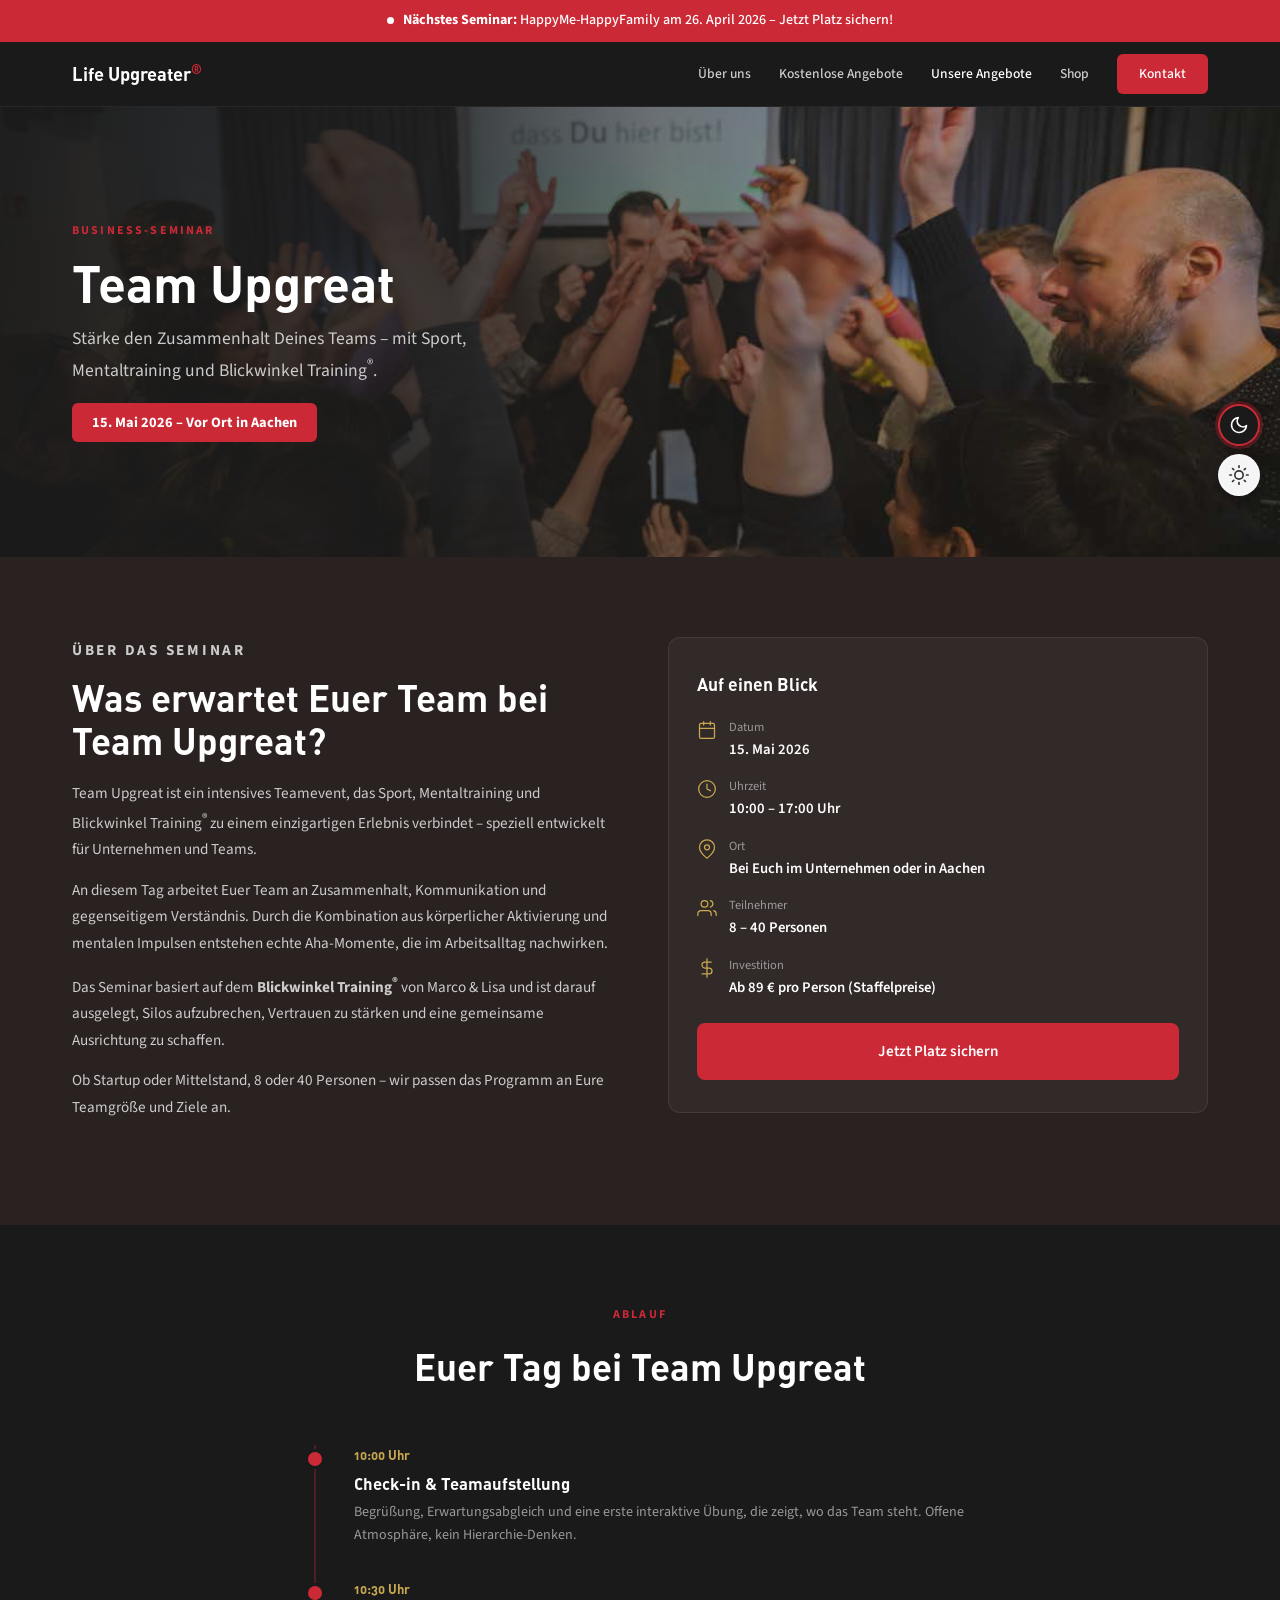
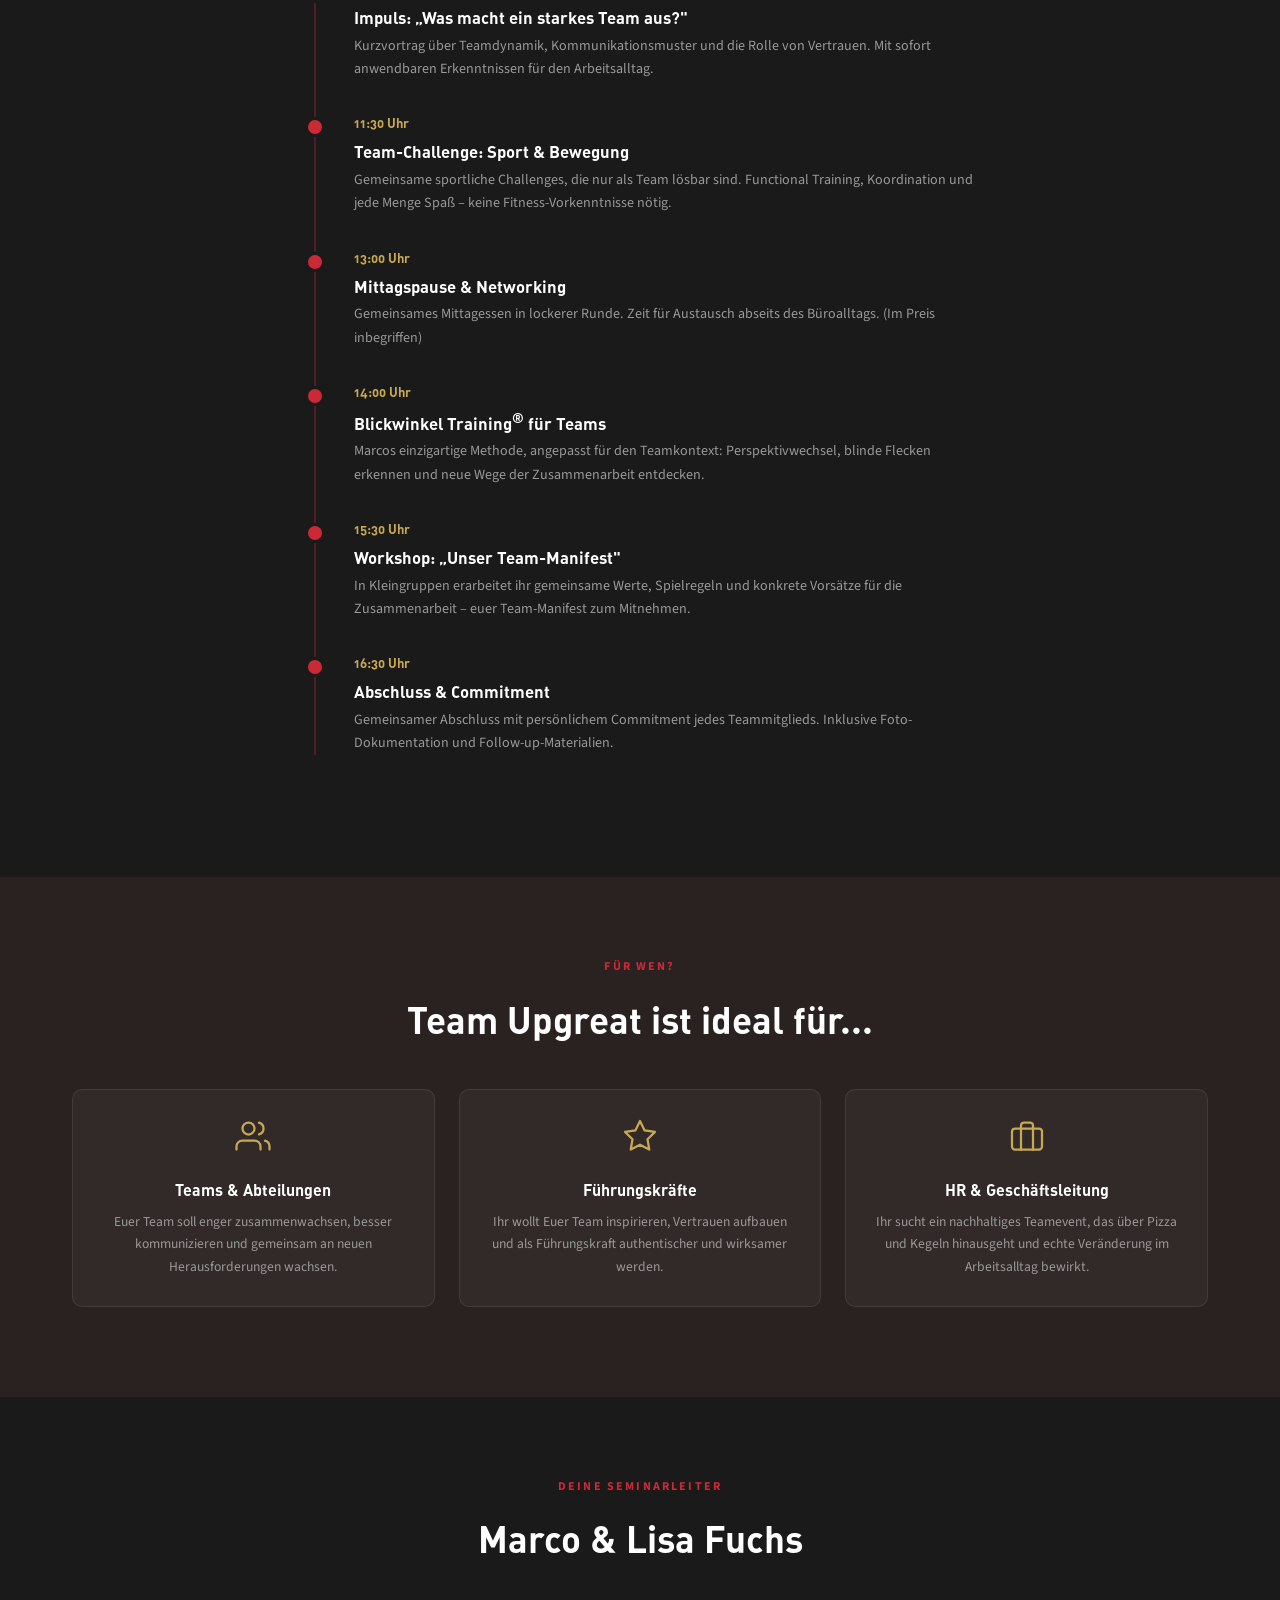
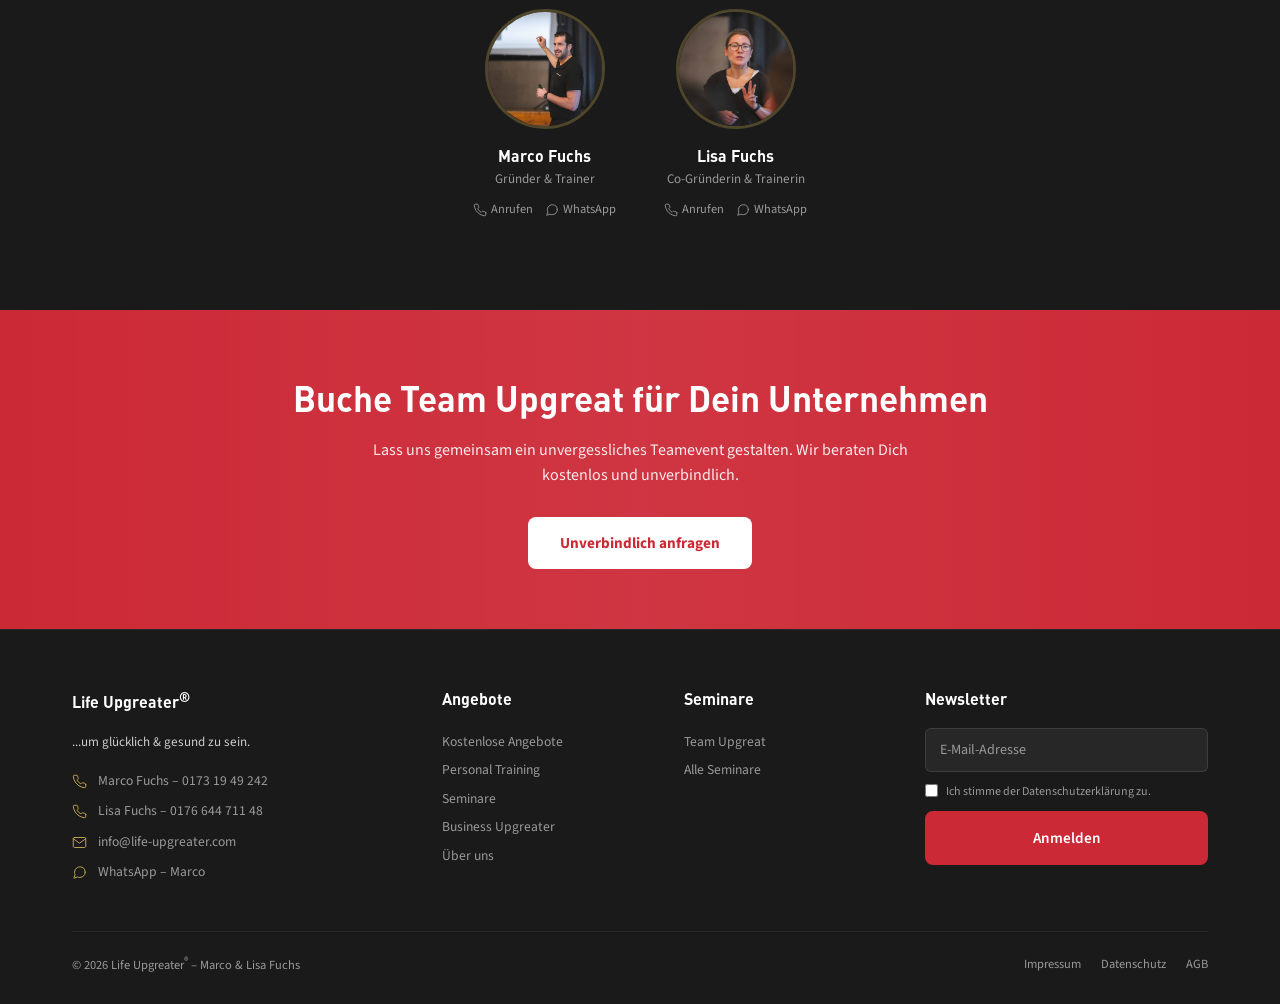
<file: site/team-upgreat.html>
<!DOCTYPE html>
<html lang="de">
<head>
  <meta charset="UTF-8">
  <link rel="icon" type="image/svg+xml" href="favicon.svg">
  <meta name="viewport" content="width=device-width, initial-scale=1.0">
  <title>Team Upgreat – Business-Seminar – Life Upgreater®</title>
  <link rel="preconnect" href="https://fonts.googleapis.com">
  <link rel="preconnect" href="https://fonts.gstatic.com" crossorigin>
  <link href="https://fonts.googleapis.com/css2?family=Lora:ital,wght@0,400;0,600;1,400&family=Source+Sans+3:wght@300;400;500;600;700&display=swap" rel="stylesheet">
  <style>
    @font-face { font-family: 'DIN Alternate'; src: url('fonts/din-alternate-bold.otf') format('opentype'); font-weight: 700; font-style: normal; font-display: swap; }
    *, *::before, *::after { margin: 0; padding: 0; box-sizing: border-box; }
    :root {
      --bg-dark: #1A1A1A; --bg-dark-warm: #2A2220; --bg-trust: #2A2220;
      --red: #CC2936; --red-hover: #E03040; --white: #FFFFFF; --light-gray: #F5F5F5;
      --gold: #C8A951; --text-light: #CCCCCC; --text-muted: #999999;
      --font-display: 'DIN Alternate', 'Source Sans 3', sans-serif;
      --font-body: 'Source Sans 3', sans-serif; --font-accent: 'Lora', Georgia, serif;
      --max-w: 1200px;
    }
    html { scroll-behavior: smooth; }
    body { font-family: var(--font-body); color: var(--white); background: var(--bg-dark); line-height: 1.6; overflow-x: hidden; -webkit-font-smoothing: antialiased; }
    img { max-width: 100%; display: block; }
    a { text-decoration: none; color: inherit; cursor: pointer; }
    ul { list-style: none; }
    .wrap { max-width: var(--max-w); margin: 0 auto; padding: 0 32px; }
    .btn { display: inline-block; padding: 14px 28px; border-radius: 8px; font-family: var(--font-body); font-weight: 600; font-size: 0.95rem; cursor: pointer; transition: all 0.25s; border: 2px solid transparent; }
    .btn-red { background: var(--red); color: var(--white); border-color: var(--red); }
    .btn-red:hover { background: var(--red-hover); border-color: var(--red-hover); transform: translateY(-2px); box-shadow: 0 6px 20px rgba(204,41,54,0.3); }
    .btn-ghost { background: transparent; color: var(--white); border-color: rgba(255,255,255,0.5); }
    .btn-ghost:hover { background: rgba(255,255,255,0.08); }
    .label { font-size: 0.75rem; font-weight: 700; letter-spacing: 0.18em; text-transform: uppercase; color: var(--red); margin-bottom: 14px; }

    /* NAV */
    /* Announcement Bar */
    .topbar { display: block; width: 100%; background: var(--red); text-align: center; padding: 11px 16px; font-size: 0.88rem; font-weight: 500; color: #fff; cursor: pointer; transition: background 0.3s; line-height: 1.4; }
    .topbar:hover { background: var(--red-hover); }
    .topbar strong { font-weight: 700; }
    .topbar .pulse { display: inline-block; width: 7px; height: 7px; background: #fff; border-radius: 50%; margin-right: 6px; animation: pulse 1.5s ease infinite; vertical-align: middle; }
    @keyframes pulse { 0%, 100% { opacity: 1; transform: scale(1); } 50% { opacity: 0.4; transform: scale(1.4); } }

    .nav { background: var(--bg-dark); position: sticky; top: 0; z-index: 100; border-bottom: 1px solid rgba(255,255,255,0.06); }
    .nav-main { display: flex; align-items: center; justify-content: space-between; height: 64px; max-width: var(--max-w); margin: 0 auto; padding: 0 32px; }
    .nav-logo { font-family: var(--font-display); font-size: 1.15rem; font-weight: 700; white-space: nowrap; }
    .nav-logo sup { color: var(--red); font-size: 0.7em; }
    .nav-links { display: flex; align-items: center; gap: 28px; }
    .nav-links a { font-size: 0.85rem; font-weight: 500; color: var(--text-light); transition: color 0.2s; }
    .nav-links a:hover { color: #fff; }
    .nav-links .active { color: var(--white); }
    .nav-links .nav-cta { background: var(--red); color: #fff !important; padding: 9px 22px; border-radius: 6px; }
    .nav-links .nav-cta:hover { background: var(--red-hover); } { background: #222; border-bottom: 1px solid rgba(255,255,255,0.06); }-inner { max-width: var(--max-w); margin: 0 auto; padding: 14px 32px; display: grid; grid-template-columns: repeat(4, 1fr); gap: 32px; }-item { display: block; padding: 10px 14px; border-radius: 6px; text-decoration: none; color: inherit; cursor: pointer; transition: background 0.2s, border-color 0.2s; border: 1px solid transparent; }-item:hover { background: rgba(255,255,255,0.06); border-color: rgba(255,255,255,0.1); }-item h4 { font-family: var(--font-display); font-size: 0.9rem; font-weight: 700; margin-bottom: 2px; }-item h4::after { content: ' →'; opacity: 0; transition: opacity 0.2s; }-item:hover h4::after { opacity: 1; }-item p { font-size: 0.78rem; color: var(--text-muted); line-height: 1.4; }
    .nav-hamburger { display: none; flex-direction: column; gap: 5px; background: none; border: none; cursor: pointer; padding: 4px; }
    .nav-hamburger span { width: 24px; height: 2px; background: #fff; border-radius: 2px; }

    /* HERO */
    .hero-sub-page { position: relative; min-height: 50vh; display: flex; align-items: center; background: var(--bg-dark); overflow: hidden; }
    .hero-sub-page .hero-img { position: absolute; inset: 0; background: url('img/business-team.jpg') center center / cover no-repeat; }
    .hero-sub-page .hero-img::after { content: ''; position: absolute; inset: 0; background: linear-gradient(to right, rgba(26,26,26,0.95) 0%, rgba(26,26,26,0.82) 35%, rgba(26,26,26,0.4) 65%, rgba(26,26,26,0.25) 100%); }
    .hero-sub-page .hero-body { position: relative; z-index: 2; max-width: var(--max-w); margin: 0 auto; padding: 0 32px; width: 100%; }
    .hero-sub-page h1 { font-family: var(--font-display); font-size: clamp(2rem, 4.5vw, 3.2rem); font-weight: 700; line-height: 1.1; max-width: 560px; margin-bottom: 14px; }
    .hero-sub-page .hero-subtitle { font-size: 1.1rem; color: var(--text-light); max-width: 500px; line-height: 1.6; }
    .hero-date-badge { display: inline-block; background: var(--red); padding: 8px 20px; border-radius: 6px; font-weight: 700; font-size: 0.9rem; margin-top: 18px; }

    /* OVERVIEW */
    .overview { background: var(--bg-dark-warm); padding: 80px 0 90px; }
    .overview-grid { display: grid; grid-template-columns: 1fr 1fr; gap: 56px; align-items: start; }
    .overview-text h2 { font-family: var(--font-display); font-size: clamp(1.6rem, 3.5vw, 2.3rem); font-weight: 700; line-height: 1.15; margin-bottom: 18px; }
    .overview-text p { font-size: 0.95rem; color: var(--text-light); line-height: 1.75; margin-bottom: 14px; }
    .overview-sidebar { background: rgba(255,255,255,0.04); border: 1px solid rgba(255,255,255,0.08); border-radius: 12px; padding: 32px 28px; }
    .overview-sidebar h3 { font-family: var(--font-display); font-size: 1.1rem; font-weight: 700; margin-bottom: 20px; }
    .sidebar-item { display: flex; align-items: flex-start; gap: 12px; margin-bottom: 16px; }
    .sidebar-item svg { width: 20px; height: 20px; stroke: var(--gold); fill: none; stroke-width: 1.5; stroke-linecap: round; stroke-linejoin: round; flex-shrink: 0; margin-top: 2px; }
    .sidebar-label { font-size: 0.78rem; color: var(--text-muted); }
    .sidebar-value { font-size: 0.92rem; font-weight: 600; }
    .sidebar-cta { margin-top: 24px; }
    .sidebar-cta .btn { width: 100%; text-align: center; }

    /* PROGRAMME */
    .programme { background: var(--bg-dark); padding: 80px 0 90px; }
    .programme-head { text-align: center; margin-bottom: 48px; }
    .programme-head h2 { font-family: var(--font-display); font-size: clamp(1.6rem, 3.5vw, 2.3rem); font-weight: 700; }
    .programme-timeline { max-width: 700px; margin: 0 auto; position: relative; }
    .programme-timeline::before { content: ''; position: absolute; left: 24px; top: 0; bottom: 0; width: 2px; background: rgba(204,41,54,0.3); }
    .prog-item { position: relative; padding-left: 64px; margin-bottom: 32px; }
    .prog-dot { position: absolute; left: 15px; top: 4px; width: 20px; height: 20px; background: var(--red); border-radius: 50%; border: 3px solid var(--bg-dark); }
    .prog-time { font-family: var(--font-display); font-size: 0.82rem; font-weight: 700; color: var(--gold); margin-bottom: 4px; }
    .prog-item h3 { font-family: var(--font-display); font-size: 1.05rem; font-weight: 700; margin-bottom: 4px; }
    .prog-item p { font-size: 0.88rem; color: var(--text-muted); line-height: 1.65; }

    /* FOR WHOM */
    .for-whom { background: var(--bg-dark-warm); padding: 80px 0 90px; }
    .for-whom-head { text-align: center; margin-bottom: 40px; }
    .for-whom-head h2 { font-family: var(--font-display); font-size: clamp(1.6rem, 3.5vw, 2.3rem); font-weight: 700; }
    .for-whom-grid { display: grid; grid-template-columns: repeat(3, 1fr); gap: 24px; }
    .for-whom-card { background: rgba(255,255,255,0.04); border: 1px solid rgba(255,255,255,0.08); border-radius: 10px; padding: 28px 24px; text-align: center; transition: transform 0.3s, border-color 0.3s; }
    .for-whom-card:hover { transform: translateY(-4px); border-color: rgba(204,41,54,0.3); }
    .for-whom-card svg { width: 36px; height: 36px; stroke: var(--gold); fill: none; stroke-width: 1.5; stroke-linecap: round; stroke-linejoin: round; margin: 0 auto 14px; }
    .for-whom-card h4 { font-family: var(--font-display); font-size: 1rem; font-weight: 700; margin-bottom: 8px; }
    .for-whom-card p { font-size: 0.85rem; color: var(--text-muted); line-height: 1.65; }

    /* TRAINERS */
    .trainers { background: var(--bg-dark); padding: 80px 0 90px; }
    .trainers-head { text-align: center; margin-bottom: 40px; }
    .trainers-head h2 { font-family: var(--font-display); font-size: clamp(1.6rem, 3.5vw, 2.3rem); font-weight: 700; }
    .trainers-row { display: flex; justify-content: center; gap: 48px; }
    .trainer-mini { text-align: center; }
    .trainer-mini img { width: 120px; height: 120px; border-radius: 50%; object-fit: cover; margin: 0 auto 14px; border: 3px solid rgba(200,169,81,0.3); }
    .trainer-mini h4 { font-family: var(--font-display); font-size: 1rem; font-weight: 700; }
    .trainer-mini p { font-size: 0.82rem; color: var(--text-muted); }
    .trainer-mini .trainer-contact { display: flex; justify-content: center; gap: 12px; margin-top: 10px; }
    .trainer-mini .trainer-contact a { font-size: 0.78rem; color: var(--text-muted); display: flex; align-items: center; gap: 4px; transition: color 0.2s; }
    .trainer-mini .trainer-contact a:hover { color: var(--gold); }
    .trainer-mini .trainer-contact svg { width: 14px; height: 14px; stroke: currentColor; fill: none; stroke-width: 1.5; stroke-linecap: round; stroke-linejoin: round; }

    /* CTA */
    .cta-section { background: var(--red); padding: 60px 0; text-align: center; position: relative; overflow: hidden; }
    .cta-section::before { content: ''; position: absolute; inset: 0; background: linear-gradient(90deg, transparent 0%, rgba(255,255,255,0.06) 50%, transparent 100%); }
    .cta-inner { position: relative; z-index: 1; }
    .cta-section h2 { font-family: var(--font-display); font-size: clamp(1.5rem, 3vw, 2.2rem); font-weight: 700; margin-bottom: 12px; }
    .cta-section p { font-size: 1rem; opacity: 0.9; max-width: 560px; margin: 0 auto 28px; line-height: 1.6; }
    .cta-section .btn-white { display: inline-block; background: #fff; color: var(--red); padding: 14px 32px; border-radius: 8px; font-weight: 700; font-size: 0.95rem; transition: transform 0.2s, box-shadow 0.2s; border: none; cursor: pointer; }
    .cta-section .btn-white:hover { transform: translateY(-2px); box-shadow: 0 6px 20px rgba(0,0,0,0.2); }

    /* FOOTER */
    .footer { background: var(--bg-dark); border-top: 1px solid rgba(255,255,255,0.06); padding: 56px 0 28px; }
    .footer-grid { display: grid; grid-template-columns: 1.3fr 0.8fr 0.8fr 1.1fr; gap: 36px; margin-bottom: 40px; }
    .footer h4 { font-family: var(--font-display); font-size: 1rem; font-weight: 700; margin-bottom: 16px; }
    .footer p, .footer a { font-size: 0.85rem; color: var(--text-muted); line-height: 1.8; }
    .footer a:hover { color: #fff; }
    .footer-links a { display: block; padding: 2px 0; }
    .footer-contact-line { display: flex; align-items: center; gap: 8px; margin-bottom: 6px; font-size: 0.85rem; }
    .footer-contact-line .ico { width: 18px; text-align: center; display: inline-flex; align-items: center; }
    .footer-contact-line .ico svg { width: 15px; height: 15px; stroke: var(--gold); fill: none; stroke-width: 1.5; stroke-linecap: round; stroke-linejoin: round; }
    .footer-newsletter { display: flex; flex-direction: column; gap: 10px; }
    .footer-newsletter input { background: rgba(255,255,255,0.06); border: 1px solid rgba(255,255,255,0.1); border-radius: 6px; padding: 11px 14px; color: #fff; font-family: var(--font-body); font-size: 0.88rem; }
    .footer-newsletter input::placeholder { color: var(--text-muted); }
    .footer-newsletter input:focus { outline: none; border-color: var(--red); }
    .footer-newsletter .check-row { display: flex; align-items: flex-start; gap: 8px; font-size: 0.75rem; color: var(--text-muted); }
    .footer-newsletter .check-row input { margin-top: 2px; accent-color: var(--red); }
    .footer-bottom { border-top: 1px solid rgba(255,255,255,0.06); padding-top: 20px; display: flex; justify-content: space-between; align-items: center; flex-wrap: wrap; gap: 12px; }
    .footer-legal { display: flex; gap: 20px; flex-wrap: wrap; }
    .footer-legal a { font-size: 0.78rem; color: var(--text-muted); }
    .footer-legal a:hover { color: #fff; }

    .fade-up { opacity: 0; transform: translateY(28px); transition: opacity 0.6s ease, transform 0.6s ease; }
    .fade-up.vis { opacity: 1; transform: translateY(0); }
    .d1 { transition-delay: 0.1s; } .d2 { transition-delay: 0.2s; } .d3 { transition-delay: 0.3s; }

    .mobile-sub-links { display: none; }

    /* THEME SWITCHER */
    .theme-switcher { position: fixed; right: 20px; top: 50%; transform: translateY(-50%); z-index: 999; display: flex; flex-direction: column; gap: 8px; }
    .theme-btn { width: 42px; height: 42px; border-radius: 50%; border: 2px solid rgba(255,255,255,0.3); cursor: pointer; transition: all 0.3s; display: flex; align-items: center; justify-content: center; box-shadow: 0 4px 16px rgba(0,0,0,0.3); position: relative; }
    .theme-btn:hover { transform: scale(1.12); }
    .theme-btn.active { border-color: var(--red); box-shadow: 0 0 0 3px rgba(204,41,54,0.3), 0 4px 16px rgba(0,0,0,0.3); }
    .theme-btn svg { width: 20px; height: 20px; }
    .theme-btn-dark { background: #1A1A1A; } .theme-btn-dark svg { stroke: #fff; fill: none; stroke-width: 2; }
    .theme-btn-light { background: #F5F5F5; } .theme-btn-light svg { stroke: #333; fill: none; stroke-width: 2; }
    .theme-label { position: absolute; right: 52px; white-space: nowrap; background: rgba(0,0,0,0.85); color: #fff; font-size: 0.75rem; font-weight: 600; padding: 5px 10px; border-radius: 4px; opacity: 0; pointer-events: none; transition: opacity 0.2s; }
    .theme-btn:hover .theme-label { opacity: 1; }

    /* LIGHT THEME */
    body.light { --bg-dark: #FAFAFA; --bg-dark-warm: #F0EDEA; --bg-trust: #F0EDEA; --white: #1A1A1A; --text-light: #444444; --text-muted: #777777; --gold: #A38932; }
    body.light { background: #FAFAFA; color: #1A1A1A; }
    /* Announcement Bar */
    .topbar { display: block; width: 100%; background: var(--red); text-align: center; padding: 11px 16px; font-size: 0.88rem; font-weight: 500; color: #fff; cursor: pointer; transition: background 0.3s; line-height: 1.4; }
    .topbar:hover { background: var(--red-hover); }
    .topbar strong { font-weight: 700; }
    .topbar .pulse { display: inline-block; width: 7px; height: 7px; background: #fff; border-radius: 50%; margin-right: 6px; animation: pulse 1.5s ease infinite; vertical-align: middle; }
    @keyframes pulse { 0%, 100% { opacity: 1; transform: scale(1); } 50% { opacity: 0.4; transform: scale(1.4); } }

    body.light .nav { background: #fff; border-bottom-color: rgba(0,0,0,0.08); }
    body.light { background: #F5F5F5; border-bottom-color: rgba(0,0,0,0.06); }
    body.light-item:hover { background: rgba(0,0,0,0.04); border-color: rgba(0,0,0,0.08); }
    body.light .nav-links a { color: #555; } body.light .nav-links a:hover { color: #1A1A1A; }
    body.light .nav-links .active { color: #1A1A1A; } body.light .nav-hamburger span { background: #1A1A1A; }
    body.light .hero-sub-page { background: #FAFAFA; }
    body.light .hero-sub-page h1, body.light .hero-sub-page .hero-subtitle, body.light .hero-sub-page .label, body.light .hero-date-badge { color: #fff !important; }
    body.light .overview-sidebar { background: rgba(0,0,0,0.03); border-color: rgba(0,0,0,0.08); }
    body.light .for-whom-card { background: rgba(0,0,0,0.03); border-color: rgba(0,0,0,0.08); }
    body.light .prog-dot { border-color: var(--bg-dark); }
    body.light .trainer-mini img { border-color: rgba(163,137,50,0.3); }
    body.light .btn-red { color: #fff !important; }
    body.light .nav-links .nav-cta { color: #fff !important; }
    body.light .theme-btn { border-color: rgba(0,0,0,0.15); }
    body.light .theme-label { background: rgba(0,0,0,0.75); }
    body.light .footer { background: #1A1A1A; color: #fff; }
    body.light .footer h4, body.light .footer p, body.light .footer a { color: #ccc; }
    body.light .footer a:hover { color: #fff; }

    @media (max-width: 960px) {
      .nav-links { display: none; }
      .nav-hamburger { display: flex; }
      .nav-links.open { display: flex; flex-direction: column; position: absolute; top: 64px; left: 0; right: 0; background: var(--bg-dark); padding: 20px 32px; gap: 16px; border-bottom: 1px solid rgba(255,255,255,0.06); z-index: 200; }
      .mobile-sub-links { display: flex; flex-direction: column; gap: 0; border-top: 1px solid rgba(255,255,255,0.08); padding-top: 12px; margin-top: 4px; width: 100%; }
      .mobile-sub-links a { font-size: 0.82rem; color: var(--text-muted) !important; padding: 8px 0; }
      .mobile-sub-links a:hover { color: #fff !important; }
      .overview-grid { grid-template-columns: 1fr; }
      .for-whom-grid { grid-template-columns: 1fr; max-width: 420px; margin: 0 auto; }
      .trainers-row { flex-direction: column; align-items: center; gap: 32px; }
      .footer-grid { grid-template-columns: 1fr 1fr; }
      .theme-label { display: none; }
    }
    @media (max-width: 600px) {
      .wrap { padding: 0 20px; }
      .hero-sub-page { min-height: 40vh; }
      .hero-sub-page h1 { font-size: 1.8rem; }
      .footer-grid { grid-template-columns: 1fr; }
      .footer-bottom { flex-direction: column; text-align: center; }
      .footer-legal { justify-content: center; }
      .theme-btn { width: 38px; height: 38px; }
    }
  </style>
</head>
<body>

<!-- NAV -->
<div class="topbar" onclick="location.href='happyme-happyfamily.html'">
  <span class="pulse"></span>
  <strong>Nächstes Seminar:</strong> HappyMe-HappyFamily am 26. April 2026 – Jetzt Platz sichern!
</div>

<nav class="nav">
  <div class="nav-main">
    <a href="index.html" class="nav-logo">Life Upgreater<sup>&reg;</sup></a>
    <div class="nav-links" id="navLinks">
      <a href="ueber-uns.html">Über uns</a>
      <a href="index.html#kostenlos">Kostenlose Angebote</a>
      <a href="index.html#angebote" class="active">Unsere Angebote</a>
      <a href="shop.html">Shop</a>
      <a href="#" class="nav-cta">Kontakt</a>
    </div>
    <button class="nav-hamburger" id="navToggle" aria-label="Menü"><span></span><span></span><span></span></button>
  </div>
</nav>

<!-- HERO -->
<section class="hero-sub-page">
  <div class="hero-img"></div>
  <div class="hero-body">
    <p class="label fade-up">Business-Seminar</p>
    <h1 class="fade-up d1">Team Upgreat</h1>
    <p class="hero-subtitle fade-up d2">Stärke den Zusammenhalt Deines Teams – mit Sport, Mentaltraining und Blickwinkel Training<sup>®</sup>.</p>
    <div class="hero-date-badge fade-up d3">15. Mai 2026 – Vor Ort in Aachen</div>
  </div>
</section>

<!-- OVERVIEW -->
<section class="overview">
  <div class="wrap">
    <div class="overview-grid">
      <div class="overview-text fade-up">
        <p class="label">Über das Seminar</p>
        <h2>Was erwartet Euer Team bei Team Upgreat?</h2>
        <p>Team Upgreat ist ein intensives Teamevent, das Sport, Mentaltraining und Blickwinkel Training<sup>&reg;</sup> zu einem einzigartigen Erlebnis verbindet – speziell entwickelt für Unternehmen und Teams.</p>
        <p>An diesem Tag arbeitet Euer Team an Zusammenhalt, Kommunikation und gegenseitigem Verständnis. Durch die Kombination aus körperlicher Aktivierung und mentalen Impulsen entstehen echte Aha-Momente, die im Arbeitsalltag nachwirken.</p>
        <p>Das Seminar basiert auf dem <strong>Blickwinkel Training<sup>&reg;</sup></strong> von Marco &amp; Lisa und ist darauf ausgelegt, Silos aufzubrechen, Vertrauen zu stärken und eine gemeinsame Ausrichtung zu schaffen.</p>
        <p>Ob Startup oder Mittelstand, 8 oder 40 Personen – wir passen das Programm an Eure Teamgröße und Ziele an.</p>
      </div>

      <div class="overview-sidebar fade-up d1">
        <h3>Auf einen Blick</h3>
        <div class="sidebar-item">
          <svg viewBox="0 0 24 24"><rect x="3" y="4" width="18" height="18" rx="2"/><line x1="16" y1="2" x2="16" y2="6"/><line x1="8" y1="2" x2="8" y2="6"/><line x1="3" y1="10" x2="21" y2="10"/></svg>
          <div><div class="sidebar-label">Datum</div><div class="sidebar-value">15. Mai 2026</div></div>
        </div>
        <div class="sidebar-item">
          <svg viewBox="0 0 24 24"><circle cx="12" cy="12" r="10"/><polyline points="12 6 12 12 16 14"/></svg>
          <div><div class="sidebar-label">Uhrzeit</div><div class="sidebar-value">10:00 – 17:00 Uhr</div></div>
        </div>
        <div class="sidebar-item">
          <svg viewBox="0 0 24 24"><path d="M21 10c0 7-9 13-9 13s-9-6-9-13a9 9 0 0 1 18 0z"/><circle cx="12" cy="10" r="3"/></svg>
          <div><div class="sidebar-label">Ort</div><div class="sidebar-value">Bei Euch im Unternehmen oder in Aachen</div></div>
        </div>
        <div class="sidebar-item">
          <svg viewBox="0 0 24 24"><path d="M17 21v-2a4 4 0 0 0-4-4H5a4 4 0 0 0-4 4v2"/><circle cx="9" cy="7" r="4"/><path d="M23 21v-2a4 4 0 0 0-3-3.87"/><path d="M16 3.13a4 4 0 0 1 0 7.75"/></svg>
          <div><div class="sidebar-label">Teilnehmer</div><div class="sidebar-value">8 – 40 Personen</div></div>
        </div>
        <div class="sidebar-item">
          <svg viewBox="0 0 24 24"><line x1="12" y1="1" x2="12" y2="23"/><path d="M17 5H9.5a3.5 3.5 0 0 0 0 7h5a3.5 3.5 0 0 1 0 7H6"/></svg>
          <div><div class="sidebar-label">Investition</div><div class="sidebar-value">Ab 89 € pro Person (Staffelpreise)</div></div>
        </div>
        <div class="sidebar-cta">
          <a href="mailto:info@life-upgreater.com?subject=Anmeldung%20Team%20Upgreat%2015.05.2026" class="btn btn-red">Jetzt Platz sichern</a>
        </div>
      </div>
    </div>
  </div>
</section>

<!-- PROGRAMME -->
<section class="programme">
  <div class="wrap">
    <div class="programme-head fade-up">
      <p class="label">Ablauf</p>
      <h2>Euer Tag bei Team Upgreat</h2>
    </div>
    <div class="programme-timeline">
      <div class="prog-item fade-up">
        <div class="prog-dot"></div>
        <div class="prog-time">10:00 Uhr</div>
        <h3>Check-in &amp; Teamaufstellung</h3>
        <p>Begrüßung, Erwartungsabgleich und eine erste interaktive Übung, die zeigt, wo das Team steht. Offene Atmosphäre, kein Hierarchie-Denken.</p>
      </div>
      <div class="prog-item fade-up d1">
        <div class="prog-dot"></div>
        <div class="prog-time">10:30 Uhr</div>
        <h3>Impuls: „Was macht ein starkes Team aus?"</h3>
        <p>Kurzvortrag über Teamdynamik, Kommunikationsmuster und die Rolle von Vertrauen. Mit sofort anwendbaren Erkenntnissen für den Arbeitsalltag.</p>
      </div>
      <div class="prog-item fade-up d2">
        <div class="prog-dot"></div>
        <div class="prog-time">11:30 Uhr</div>
        <h3>Team-Challenge: Sport &amp; Bewegung</h3>
        <p>Gemeinsame sportliche Challenges, die nur als Team lösbar sind. Functional Training, Koordination und jede Menge Spaß – keine Fitness-Vorkenntnisse nötig.</p>
      </div>
      <div class="prog-item fade-up d3">
        <div class="prog-dot"></div>
        <div class="prog-time">13:00 Uhr</div>
        <h3>Mittagspause &amp; Networking</h3>
        <p>Gemeinsames Mittagessen in lockerer Runde. Zeit für Austausch abseits des Büroalltags. (Im Preis inbegriffen)</p>
      </div>
      <div class="prog-item fade-up">
        <div class="prog-dot"></div>
        <div class="prog-time">14:00 Uhr</div>
        <h3>Blickwinkel Training<sup>&reg;</sup> für Teams</h3>
        <p>Marcos einzigartige Methode, angepasst für den Teamkontext: Perspektivwechsel, blinde Flecken erkennen und neue Wege der Zusammenarbeit entdecken.</p>
      </div>
      <div class="prog-item fade-up d1">
        <div class="prog-dot"></div>
        <div class="prog-time">15:30 Uhr</div>
        <h3>Workshop: „Unser Team-Manifest"</h3>
        <p>In Kleingruppen erarbeitet ihr gemeinsame Werte, Spielregeln und konkrete Vorsätze für die Zusammenarbeit – euer Team-Manifest zum Mitnehmen.</p>
      </div>
      <div class="prog-item fade-up d2">
        <div class="prog-dot"></div>
        <div class="prog-time">16:30 Uhr</div>
        <h3>Abschluss &amp; Commitment</h3>
        <p>Gemeinsamer Abschluss mit persönlichem Commitment jedes Teammitglieds. Inklusive Foto-Dokumentation und Follow-up-Materialien.</p>
      </div>
    </div>
  </div>
</section>

<!-- FOR WHOM -->
<section class="for-whom">
  <div class="wrap">
    <div class="for-whom-head fade-up">
      <p class="label">Für wen?</p>
      <h2>Team Upgreat ist ideal für...</h2>
    </div>
    <div class="for-whom-grid">
      <div class="for-whom-card fade-up">
        <svg viewBox="0 0 24 24"><path d="M17 21v-2a4 4 0 0 0-4-4H5a4 4 0 0 0-4 4v2"/><circle cx="9" cy="7" r="4"/><path d="M23 21v-2a4 4 0 0 0-3-3.87"/><path d="M16 3.13a4 4 0 0 1 0 7.75"/></svg>
        <h4>Teams &amp; Abteilungen</h4>
        <p>Euer Team soll enger zusammenwachsen, besser kommunizieren und gemeinsam an neuen Herausforderungen wachsen.</p>
      </div>
      <div class="for-whom-card fade-up d1">
        <svg viewBox="0 0 24 24"><polygon points="12 2 15.09 8.26 22 9.27 17 14.14 18.18 21.02 12 17.77 5.82 21.02 7 14.14 2 9.27 8.91 8.26 12 2"/></svg>
        <h4>Führungskräfte</h4>
        <p>Ihr wollt Euer Team inspirieren, Vertrauen aufbauen und als Führungskraft authentischer und wirksamer werden.</p>
      </div>
      <div class="for-whom-card fade-up d2">
        <svg viewBox="0 0 24 24"><rect x="2" y="7" width="20" height="14" rx="2" ry="2"/><path d="M16 21V5a2 2 0 0 0-2-2h-4a2 2 0 0 0-2 2v16"/></svg>
        <h4>HR &amp; Geschäftsleitung</h4>
        <p>Ihr sucht ein nachhaltiges Teamevent, das über Pizza und Kegeln hinausgeht und echte Veränderung im Arbeitsalltag bewirkt.</p>
      </div>
    </div>
  </div>
</section>

<!-- TRAINERS -->
<section class="trainers">
  <div class="wrap">
    <div class="trainers-head fade-up">
      <p class="label">Deine Seminarleiter</p>
      <h2>Marco &amp; Lisa Fuchs</h2>
    </div>
    <div class="trainers-row fade-up d1">
      <div class="trainer-mini">
        <img src="img/hero-marco.jpg" alt="Marco Fuchs">
        <h4>Marco Fuchs</h4>
        <p>Gründer &amp; Trainer</p>
        <div class="trainer-contact">
          <a href="tel:+491731949242"><svg viewBox="0 0 24 24"><path d="M22 16.92v3a2 2 0 0 1-2.18 2 19.79 19.79 0 0 1-8.63-3.07 19.5 19.5 0 0 1-6-6 19.79 19.79 0 0 1-3.07-8.67A2 2 0 0 1 4.11 2h3a2 2 0 0 1 2 1.72 12.84 12.84 0 0 0 .7 2.81 2 2 0 0 1-.45 2.11L8.09 9.91a16 16 0 0 0 6 6l1.27-1.27a2 2 0 0 1 2.11-.45 12.84 12.84 0 0 0 2.81.7A2 2 0 0 1 22 16.92z"/></svg>Anrufen</a>
          <a href="https://wa.me/491731949242" target="_blank"><svg viewBox="0 0 24 24"><path d="M21 11.5a8.38 8.38 0 0 1-.9 3.8 8.5 8.5 0 0 1-7.6 4.7 8.38 8.38 0 0 1-3.8-.9L3 21l1.9-5.7a8.38 8.38 0 0 1-.9-3.8 8.5 8.5 0 0 1 4.7-7.6 8.38 8.38 0 0 1 3.8-.9h.5a8.48 8.48 0 0 1 8 8v.5z"/></svg>WhatsApp</a>
        </div>
      </div>
      <div class="trainer-mini">
        <img src="img/personal-lisa.jpg" alt="Lisa Fuchs">
        <h4>Lisa Fuchs</h4>
        <p>Co-Gründerin &amp; Trainerin</p>
        <div class="trainer-contact">
          <a href="tel:+491766447148"><svg viewBox="0 0 24 24"><path d="M22 16.92v3a2 2 0 0 1-2.18 2 19.79 19.79 0 0 1-8.63-3.07 19.5 19.5 0 0 1-6-6 19.79 19.79 0 0 1-3.07-8.67A2 2 0 0 1 4.11 2h3a2 2 0 0 1 2 1.72 12.84 12.84 0 0 0 .7 2.81 2 2 0 0 1-.45 2.11L8.09 9.91a16 16 0 0 0 6 6l1.27-1.27a2 2 0 0 1 2.11-.45 12.84 12.84 0 0 0 2.81.7A2 2 0 0 1 22 16.92z"/></svg>Anrufen</a>
          <a href="https://wa.me/491766447148" target="_blank"><svg viewBox="0 0 24 24"><path d="M21 11.5a8.38 8.38 0 0 1-.9 3.8 8.5 8.5 0 0 1-7.6 4.7 8.38 8.38 0 0 1-3.8-.9L3 21l1.9-5.7a8.38 8.38 0 0 1-.9-3.8 8.5 8.5 0 0 1 4.7-7.6 8.38 8.38 0 0 1 3.8-.9h.5a8.48 8.48 0 0 1 8 8v.5z"/></svg>WhatsApp</a>
        </div>
      </div>
    </div>
  </div>
</section>

<!-- CTA -->
<section class="cta-section">
  <div class="wrap">
    <div class="cta-inner fade-up">
      <h2>Buche Team Upgreat für Dein Unternehmen</h2>
      <p>Lass uns gemeinsam ein unvergessliches Teamevent gestalten. Wir beraten Dich kostenlos und unverbindlich.</p>
      <a href="mailto:info@life-upgreater.com?subject=Anfrage%20Team%20Upgreat" class="btn-white">Unverbindlich anfragen</a>
    </div>
  </div>
</section>

<!-- FOOTER -->
<footer class="footer">
  <div class="wrap">
    <div class="footer-grid">
      <div>
        <h4>Life Upgreater<sup>&reg;</sup></h4>
        <p style="color:var(--text-light); margin-bottom:14px; font-size:0.82rem;">...um glücklich &amp; gesund zu sein.</p>
        <div class="footer-contact-line">
          <span class="ico"><svg viewBox="0 0 24 24"><path d="M22 16.92v3a2 2 0 0 1-2.18 2 19.79 19.79 0 0 1-8.63-3.07 19.5 19.5 0 0 1-6-6 19.79 19.79 0 0 1-3.07-8.67A2 2 0 0 1 4.11 2h3a2 2 0 0 1 2 1.72 12.84 12.84 0 0 0 .7 2.81 2 2 0 0 1-.45 2.11L8.09 9.91a16 16 0 0 0 6 6l1.27-1.27a2 2 0 0 1 2.11-.45 12.84 12.84 0 0 0 2.81.7A2 2 0 0 1 22 16.92z"/></svg></span>
          <a href="tel:+491731949242">Marco Fuchs – 0173 19 49 242</a>
        </div>
        <div class="footer-contact-line">
          <span class="ico"><svg viewBox="0 0 24 24"><path d="M22 16.92v3a2 2 0 0 1-2.18 2 19.79 19.79 0 0 1-8.63-3.07 19.5 19.5 0 0 1-6-6 19.79 19.79 0 0 1-3.07-8.67A2 2 0 0 1 4.11 2h3a2 2 0 0 1 2 1.72 12.84 12.84 0 0 0 .7 2.81 2 2 0 0 1-.45 2.11L8.09 9.91a16 16 0 0 0 6 6l1.27-1.27a2 2 0 0 1 2.11-.45 12.84 12.84 0 0 0 2.81.7A2 2 0 0 1 22 16.92z"/></svg></span>
          <a href="tel:+491766447148">Lisa Fuchs – 0176 644 711 48</a>
        </div>
        <div class="footer-contact-line">
          <span class="ico"><svg viewBox="0 0 24 24"><path d="M4 4h16c1.1 0 2 .9 2 2v12c0 1.1-.9 2-2 2H4c-1.1 0-2-.9-2-2V6c0-1.1.9-2 2-2z"/><polyline points="22,6 12,13 2,6"/></svg></span>
          <a href="mailto:info@life-upgreater.com">info@life-upgreater.com</a>
        </div>
        <div class="footer-contact-line">
          <span class="ico"><svg viewBox="0 0 24 24"><path d="M21 11.5a8.38 8.38 0 0 1-.9 3.8 8.5 8.5 0 0 1-7.6 4.7 8.38 8.38 0 0 1-3.8-.9L3 21l1.9-5.7a8.38 8.38 0 0 1-.9-3.8 8.5 8.5 0 0 1 4.7-7.6 8.38 8.38 0 0 1 3.8-.9h.5a8.48 8.48 0 0 1 8 8v.5z"/></svg></span>
          <a href="https://wa.me/491731949242" target="_blank">WhatsApp – Marco</a>
        </div>
      </div>
      <div class="footer-links">
        <h4>Angebote</h4>
        <a href="index.html#kostenlos">Kostenlose Angebote</a>
        <a href="personal-training.html">Personal Training</a>
        <a href="seminare.html">Seminare</a>
        <a href="business.html">Business Upgreater</a>
        <a href="ueber-uns.html">Über uns</a>
      </div>
      <div class="footer-links">
        <h4>Seminare</h4>
        <a href="team-upgreat.html">Team Upgreat</a>
        <a href="seminare.html">Alle Seminare</a>
      </div>
      <div>
        <h4>Newsletter</h4>
        <form class="footer-newsletter" onsubmit="event.preventDefault()">
          <input type="email" placeholder="E-Mail-Adresse" required>
          <div class="check-row">
            <input type="checkbox" id="priv" required>
            <label for="priv">Ich stimme der Datenschutzerklärung zu.</label>
          </div>
          <button type="submit" class="btn btn-red" style="width:100%;text-align:center;">Anmelden</button>
        </form>
      </div>
    </div>
    <div class="footer-bottom">
      <p style="font-size:0.78rem; color:var(--text-muted);">&copy; 2026 Life Upgreater<sup>&reg;</sup> – Marco &amp; Lisa Fuchs</p>
      <div class="footer-legal">
        <a href="#">Impressum</a><a href="#">Datenschutz</a><a href="#">AGB</a>
      </div>
    </div>
  </div>
</footer>

<!-- Theme Switcher -->
<div class="theme-switcher" id="themeSwitcher">
  <button class="theme-btn theme-btn-dark active" data-theme="dark" aria-label="Dunkles Design">
    <span class="theme-label">Dunkel (Original)</span>
    <svg viewBox="0 0 24 24"><path d="M21 12.79A9 9 0 1 1 11.21 3 7 7 0 0 0 21 12.79z" stroke-linecap="round" stroke-linejoin="round"/></svg>
  </button>
  <button class="theme-btn theme-btn-light" data-theme="light" aria-label="Helles Design">
    <span class="theme-label">Hell &amp; freundlich</span>
    <svg viewBox="0 0 24 24"><circle cx="12" cy="12" r="5" stroke-linecap="round" stroke-linejoin="round"/><line x1="12" y1="1" x2="12" y2="3" stroke-linecap="round"/><line x1="12" y1="21" x2="12" y2="23" stroke-linecap="round"/><line x1="4.22" y1="4.22" x2="5.64" y2="5.64" stroke-linecap="round"/><line x1="18.36" y1="18.36" x2="19.78" y2="19.78" stroke-linecap="round"/><line x1="1" y1="12" x2="3" y2="12" stroke-linecap="round"/><line x1="21" y1="12" x2="23" y2="12" stroke-linecap="round"/><line x1="4.22" y1="19.78" x2="5.64" y2="18.36" stroke-linecap="round"/><line x1="18.36" y1="5.64" x2="19.78" y2="4.22" stroke-linecap="round"/></svg>
  </button>
</div>

<script>
  // Nav toggle + mobile sub-links
  (function() {
    var navLinks = document.getElementById('navLinks');
    var subItems = document.querySelectorAll('-item');
    if (subItems.length && !navLinks.querySelector('.mobile-sub-links')) {
      var wrapper = document.createElement('div');
      wrapper.className = 'mobile-sub-links';
      subItems.forEach(function(item) {
        var a = document.createElement('a');
        a.href = item.getAttribute('href');
        a.textContent = item.querySelector('h4').textContent;
        wrapper.appendChild(a);
      });
      navLinks.appendChild(wrapper);
    }
    document.getElementById('navToggle').addEventListener('click', function() {
      navLinks.classList.toggle('open');
    });
  })();

  // Scroll reveal
  var obs = new IntersectionObserver(function(entries) {
    entries.forEach(function(e) { if (e.isIntersecting) { e.target.classList.add('vis'); obs.unobserve(e.target); } });
  }, { threshold: 0.12 });
  document.querySelectorAll('.fade-up').forEach(function(el) { obs.observe(el); });

  // Theme Switcher
  (function() {
    var sw = document.getElementById('themeSwitcher');
    if (!sw) return;
    var btns = sw.querySelectorAll('.theme-btn');
    function applyTheme(theme) {
      if (theme === 'light') { document.body.classList.add('light'); }
      else { document.body.classList.remove('light'); }
      for (var j = 0; j < btns.length; j++) {
        btns[j].classList.toggle('active', btns[j].getAttribute('data-theme') === theme);
      }
      try { localStorage.setItem('lu_theme', theme); } catch(e) {}
    }
    try { var saved = localStorage.getItem('lu_theme'); if (saved) applyTheme(saved); } catch(e) {}
    for (var i = 0; i < btns.length; i++) {
      (function(btn) {
        btn.addEventListener('click', function(e) {
          e.preventDefault(); e.stopPropagation();
          applyTheme(btn.getAttribute('data-theme'));
        });
      })(btns[i]);
    }
  })();
</script>

</body>
</html>
</file>
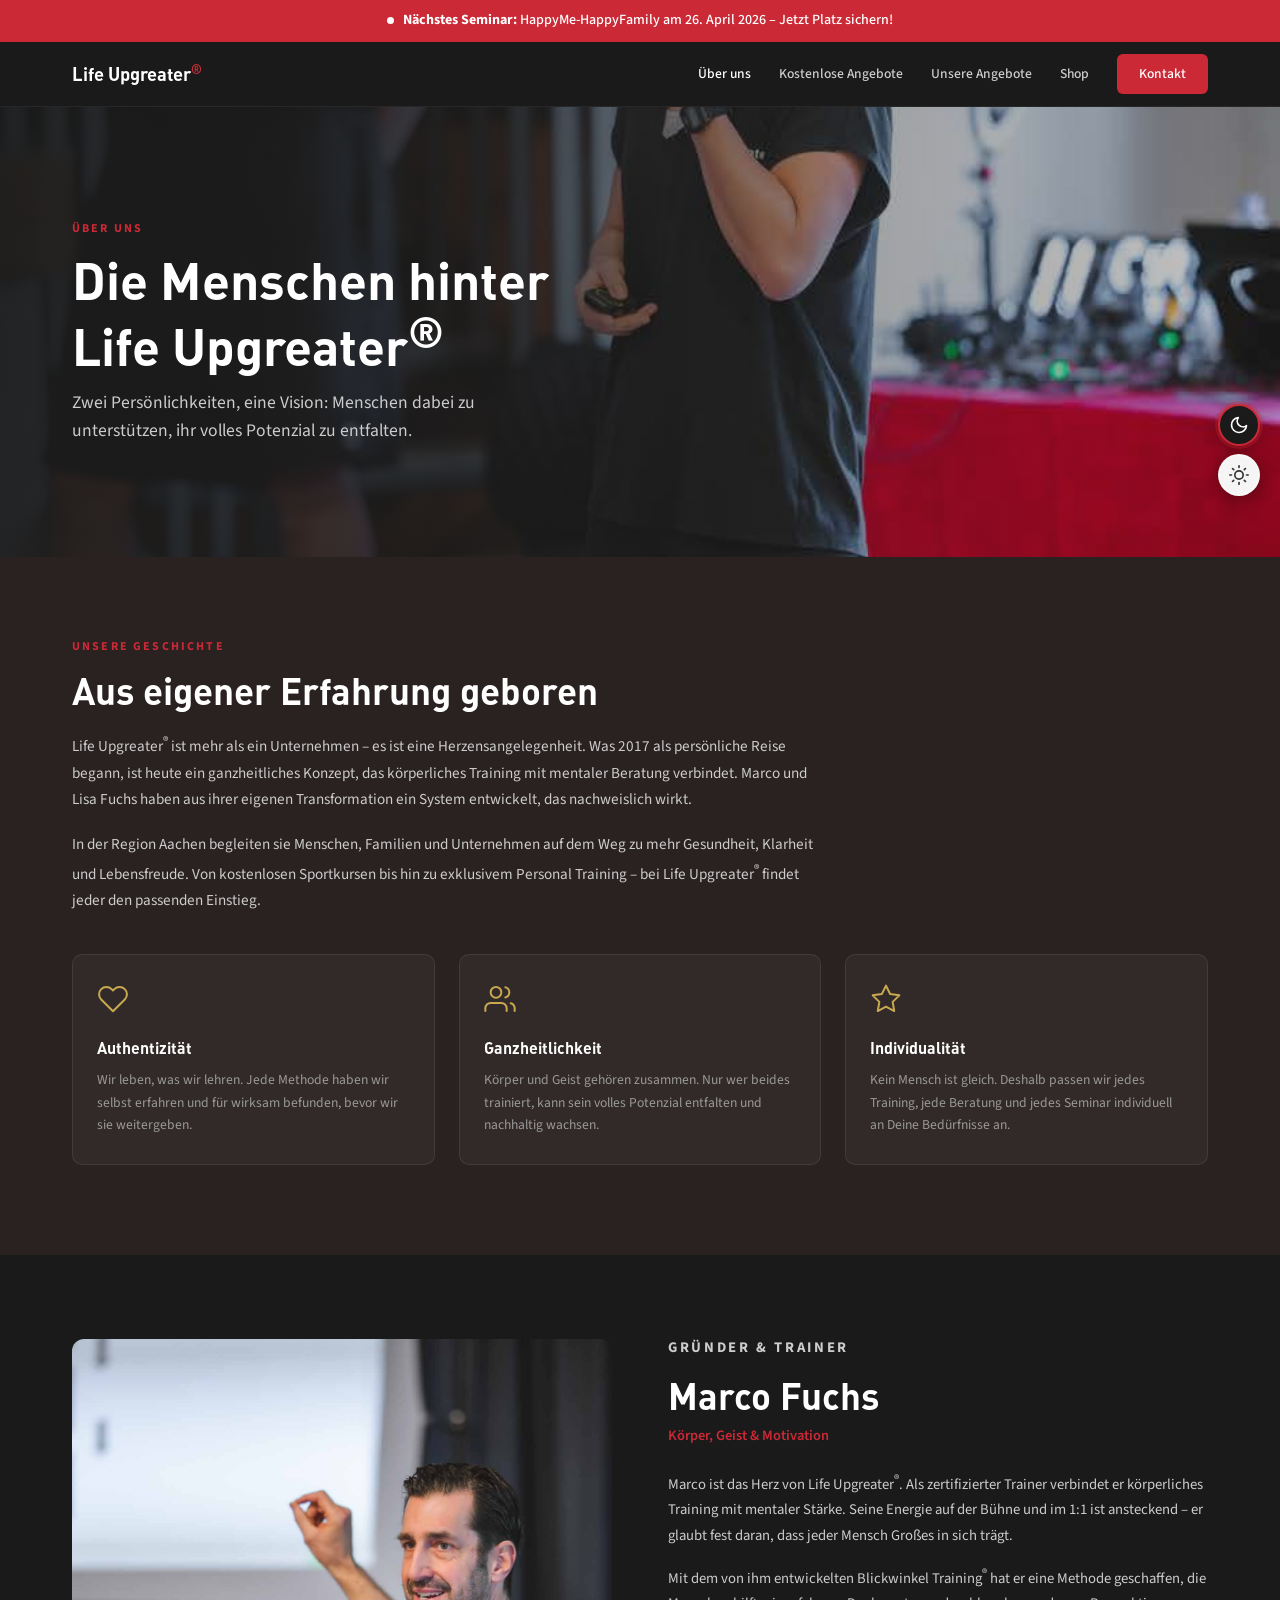
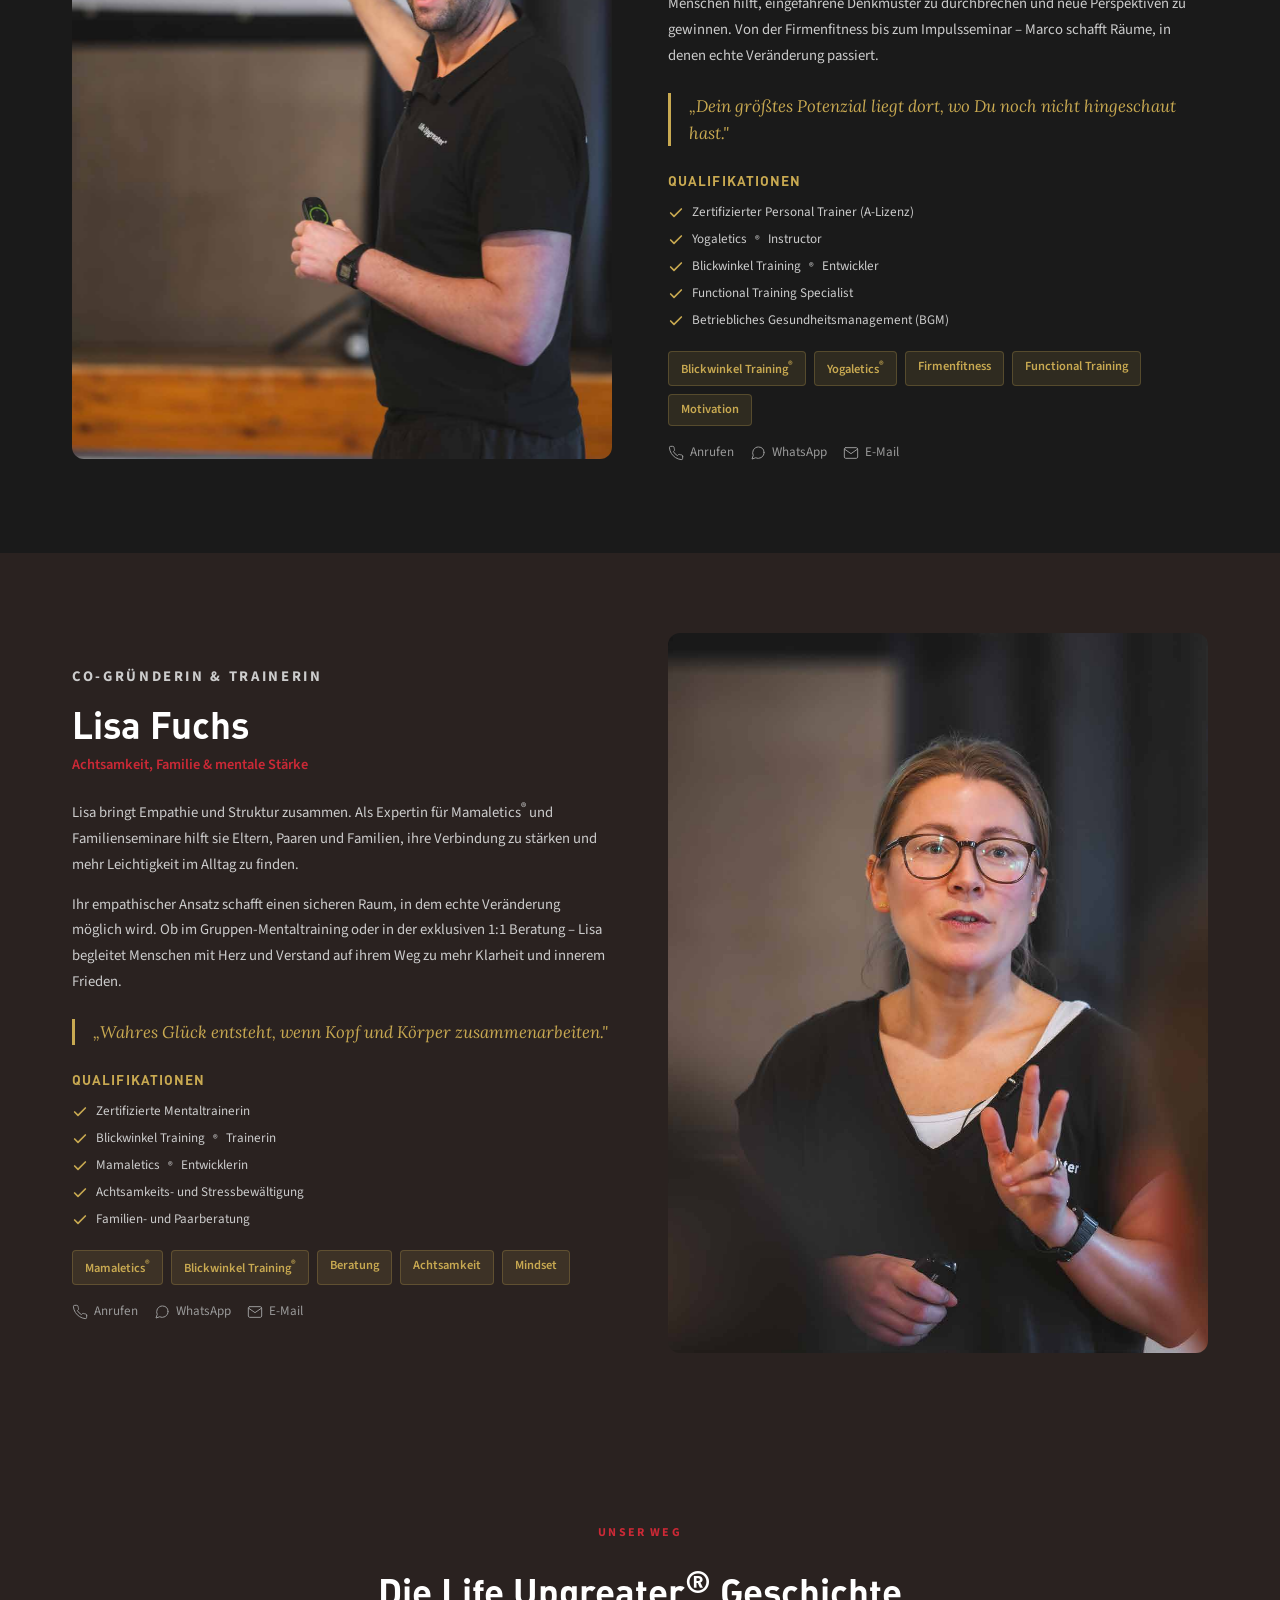
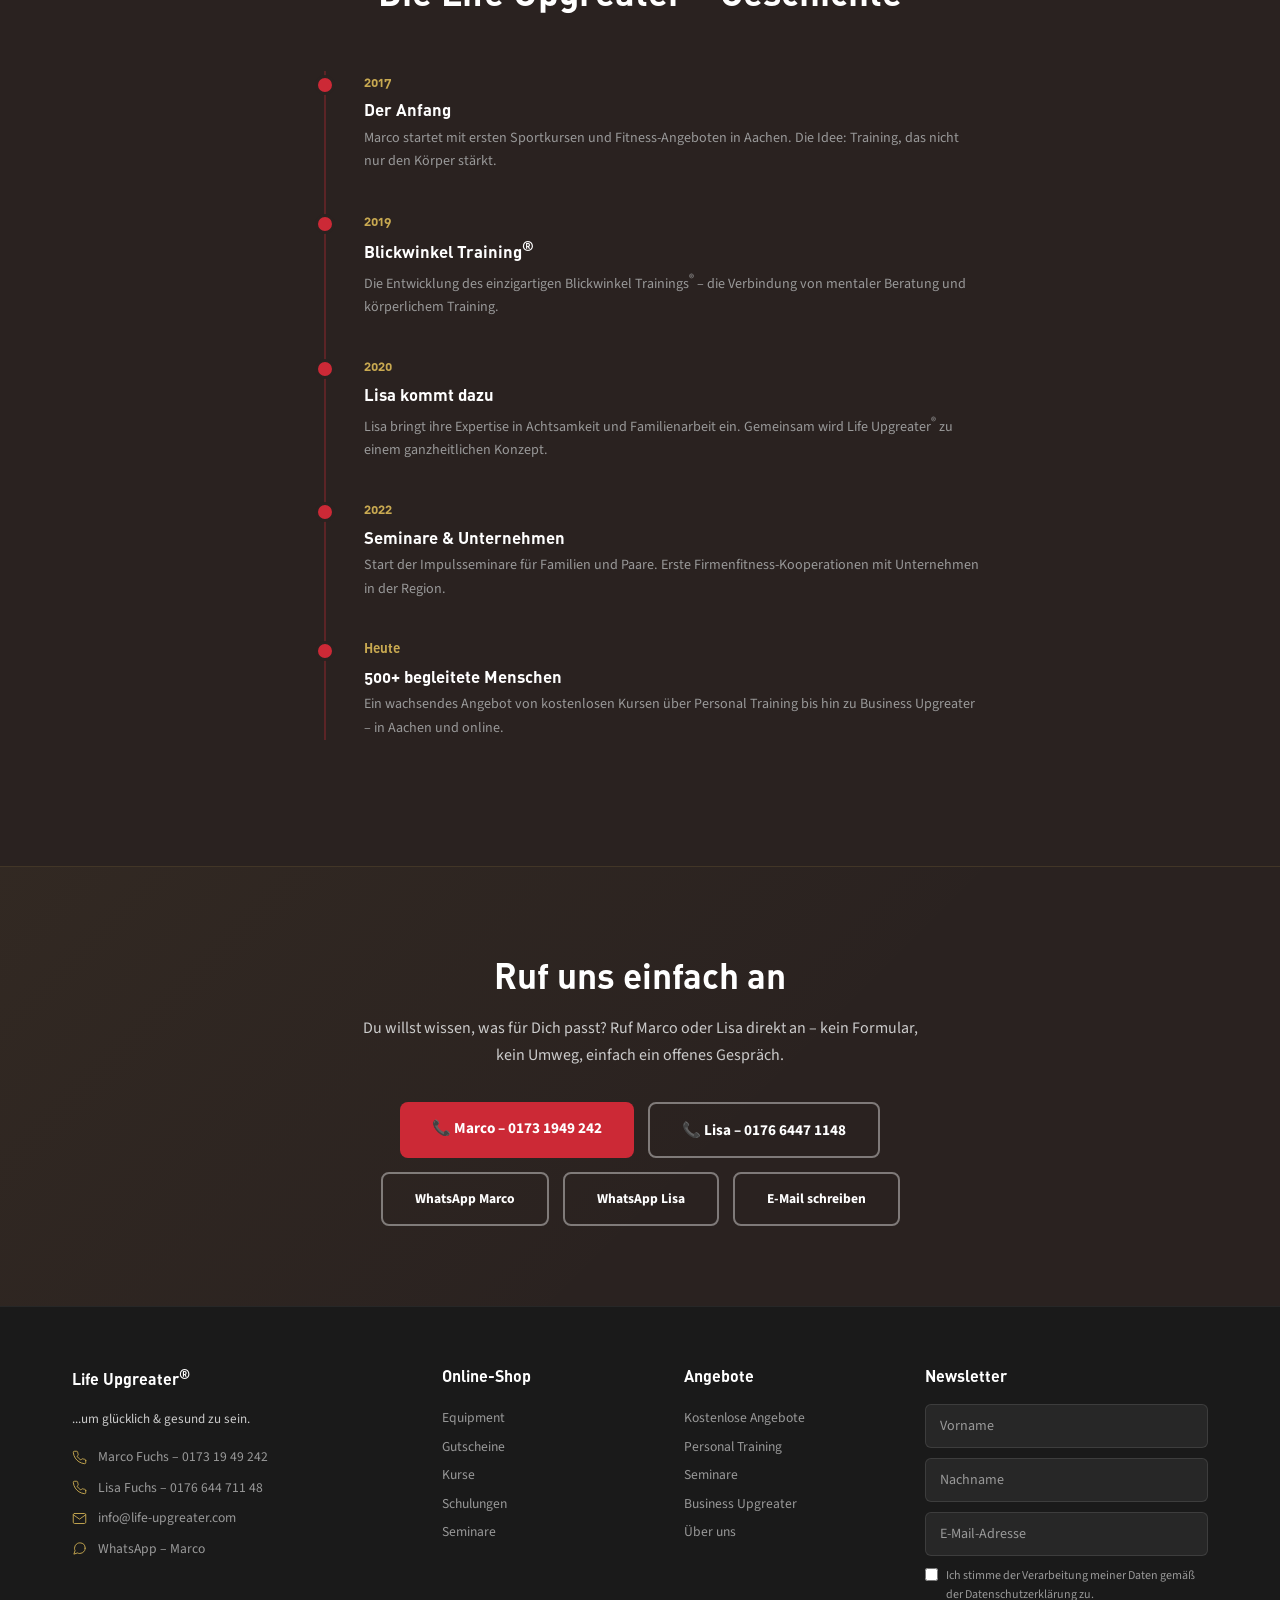
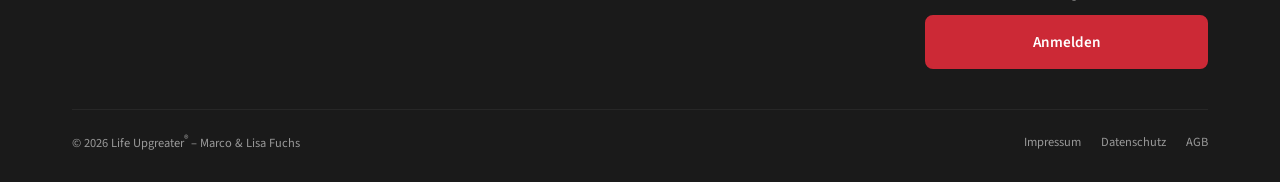
<file: site/ueber-uns.html>
<!DOCTYPE html>
<html lang="de">
<head>
  <meta charset="UTF-8">
  <link rel="icon" type="image/svg+xml" href="favicon.svg">
  <meta name="viewport" content="width=device-width, initial-scale=1.0">
  <title>Über uns – Life Upgreater®</title>
  <link rel="preconnect" href="https://fonts.googleapis.com">
  <link rel="preconnect" href="https://fonts.gstatic.com" crossorigin>
  <link href="https://fonts.googleapis.com/css2?family=Lora:ital,wght@0,400;0,600;1,400&family=Source+Sans+3:wght@300;400;500;600;700&display=swap" rel="stylesheet">
  <style>
    @font-face {
      font-family: 'DIN Alternate';
      src: url('fonts/din-alternate-bold.otf') format('opentype');
      font-weight: 700;
      font-style: normal;
      font-display: swap;
    }

    *, *::before, *::after { margin: 0; padding: 0; box-sizing: border-box; }

    :root {
      --bg-dark: #1A1A1A;
      --bg-dark-warm: #2A2220;
      --bg-trust: #2A2220;
      --red: #CC2936;
      --red-hover: #E03040;
      --white: #FFFFFF;
      --light-gray: #F5F5F5;
      --gold: #C8A951;
      --text-light: #CCCCCC;
      --text-muted: #999999;
      --font-display: 'DIN Alternate', 'Source Sans 3', sans-serif;
      --font-body: 'Source Sans 3', sans-serif;
      --font-accent: 'Lora', Georgia, serif;
      --max-w: 1200px;
    }

    html { scroll-behavior: smooth; }
    body {
      font-family: var(--font-body);
      color: var(--white);
      background: var(--bg-dark);
      line-height: 1.6;
      overflow-x: hidden;
      -webkit-font-smoothing: antialiased;
    }
    img { max-width: 100%; display: block; }
    a { text-decoration: none; color: inherit; cursor: pointer; }
    ul { list-style: none; }
    .wrap { max-width: var(--max-w); margin: 0 auto; padding: 0 32px; }

    /* ── Buttons ── */
    .btn {
      display: inline-block;
      padding: 14px 28px;
      border-radius: 8px;
      font-family: var(--font-body);
      font-weight: 600;
      font-size: 0.95rem;
      cursor: pointer;
      transition: all 0.25s;
      border: 2px solid transparent;
    }
    .btn-red {
      background: var(--red);
      color: var(--white);
      border-color: var(--red);
    }
    .btn-red:hover {
      background: var(--red-hover);
      border-color: var(--red-hover);
      transform: translateY(-2px);
      box-shadow: 0 6px 20px rgba(204,41,54,0.3);
    }
    .btn-ghost {
      background: transparent;
      color: var(--white);
      border-color: rgba(255,255,255,0.5);
    }
    .btn-ghost:hover { background: rgba(255,255,255,0.08); }

    /* ── Section Label ── */
    .label {
      font-size: 0.75rem;
      font-weight: 700;
      letter-spacing: 0.18em;
      text-transform: uppercase;
      color: var(--red);
      margin-bottom: 14px;
    }

    /* Announcement Bar */
    .topbar { display: block; width: 100%; background: var(--red); text-align: center; padding: 11px 16px; font-size: 0.88rem; font-weight: 500; color: #fff; cursor: pointer; transition: background 0.3s; line-height: 1.4; }
    .topbar:hover { background: var(--red-hover); }
    .topbar strong { font-weight: 700; }
    .topbar .pulse { display: inline-block; width: 7px; height: 7px; background: #fff; border-radius: 50%; margin-right: 6px; animation: pulse 1.5s ease infinite; vertical-align: middle; }
    @keyframes pulse { 0%, 100% { opacity: 1; transform: scale(1); } 50% { opacity: 0.4; transform: scale(1.4); } }

    /* ═══════════════════════════════════════
       NAVIGATION
    ═══════════════════════════════════════ */
    .nav {
      background: var(--bg-dark);
      position: sticky; top: 0; z-index: 100;
      border-bottom: 1px solid rgba(255,255,255,0.06);
    }
    .nav-main {
      display: flex; align-items: center; justify-content: space-between;
      height: 64px;
      max-width: var(--max-w); margin: 0 auto; padding: 0 32px;
    }
    .nav-logo {
      font-family: var(--font-display);
      font-size: 1.15rem; font-weight: 700; white-space: nowrap;
    }
    .nav-logo sup { color: var(--red); font-size: 0.7em; }
    .nav-links { display: flex; align-items: center; gap: 28px; }
    .nav-links a {
      font-size: 0.85rem; font-weight: 500; color: var(--text-light);
      transition: color 0.2s;
    }
    .nav-links a:hover { color: #fff; }
    .nav-links .active { color: var(--white); }
    .nav-links .nav-cta {
      background: var(--red); color: #fff !important;
      padding: 9px 22px; border-radius: 6px;
    }
    .nav-links .nav-cta:hover { background: var(--red-hover); }

    /* Sub-Nav */ {
      background: #222;
      border-bottom: 1px solid rgba(255,255,255,0.06);
    }-inner {
      max-width: var(--max-w); margin: 0 auto; padding: 14px 32px;
      display: grid; grid-template-columns: repeat(4, 1fr); gap: 32px;
    }-item {
      display: block; padding: 10px 14px; border-radius: 6px;
      text-decoration: none; color: inherit; cursor: pointer;
      transition: background 0.2s, border-color 0.2s;
      border: 1px solid transparent;
    }-item:hover {
      background: rgba(255,255,255,0.06);
      border-color: rgba(255,255,255,0.1);
    }-item h4 {
      font-family: var(--font-display);
      font-size: 0.9rem; font-weight: 700; margin-bottom: 2px;
    }-item h4::after {
      content: ' →'; opacity: 0; transition: opacity 0.2s;
    }-item:hover h4::after { opacity: 1; }-item p {
      font-size: 0.78rem; color: var(--text-muted); line-height: 1.4;
    }

    .nav-hamburger {
      display: none; flex-direction: column; gap: 5px;
      background: none; border: none; cursor: pointer; padding: 4px;
    }
    .nav-hamburger span {
      width: 24px; height: 2px; background: #fff; border-radius: 2px;
    }

    /* ═══════════════════════════════════════
       HERO (subpage)
    ═══════════════════════════════════════ */
    .hero-sub-page {
      position: relative;
      min-height: 50vh;
      display: flex; align-items: center;
      background: var(--bg-dark);
      overflow: hidden;
    }
    .hero-sub-page .hero-img {
      position: absolute; inset: 0;
      background: url('img/about-marco-lisa.jpg') center center / cover no-repeat;
    }
    .hero-sub-page .hero-img::after {
      content: '';
      position: absolute; inset: 0;
      background: linear-gradient(
        to right,
        rgba(26,26,26,0.95) 0%,
        rgba(26,26,26,0.82) 35%,
        rgba(26,26,26,0.4) 65%,
        rgba(26,26,26,0.25) 100%
      );
    }
    .hero-sub-page .hero-body {
      position: relative; z-index: 2;
      max-width: var(--max-w); margin: 0 auto; padding: 0 32px;
      width: 100%;
    }
    .hero-sub-page h1 {
      font-family: var(--font-display);
      font-size: clamp(2rem, 4.5vw, 3.2rem);
      font-weight: 700; line-height: 1.1;
      max-width: 560px;
      margin-bottom: 14px;
    }
    .hero-sub-page .hero-subtitle {
      font-size: 1.1rem; color: var(--text-light);
      max-width: 500px; line-height: 1.6;
    }

    /* ═══════════════════════════════════════
       INTRO / STORY
    ═══════════════════════════════════════ */
    .intro {
      background: var(--bg-dark-warm);
      padding: 80px 0 90px;
    }
    .intro h2 {
      font-family: var(--font-display);
      font-size: clamp(1.6rem, 3.5vw, 2.3rem);
      font-weight: 700; line-height: 1.15;
      margin-bottom: 18px;
    }
    .intro-text {
      font-size: 0.95rem; color: var(--text-light);
      line-height: 1.75; max-width: 760px;
      margin-bottom: 18px;
    }
    .values-grid {
      display: grid;
      grid-template-columns: repeat(3, 1fr);
      gap: 24px;
      margin-top: 40px;
    }
    .value-item {
      background: rgba(255,255,255,0.04);
      border: 1px solid rgba(255,255,255,0.08);
      border-radius: 10px;
      padding: 28px 24px;
      transition: transform 0.3s, border-color 0.3s;
    }
    .value-item:hover {
      transform: translateY(-4px);
      border-color: rgba(204,41,54,0.3);
    }
    .value-icon {
      margin-bottom: 12px;
      display: block;
    }
    .value-icon svg {
      width: 32px; height: 32px; stroke: var(--gold); fill: none;
      stroke-width: 1.5; stroke-linecap: round; stroke-linejoin: round;
      display: inline-block;
    }
    .value-item h4 {
      font-family: var(--font-display);
      font-size: 1rem; font-weight: 700;
      margin-bottom: 8px;
    }
    .value-item p {
      font-size: 0.85rem; color: var(--text-muted);
      line-height: 1.65;
    }

    /* ═══════════════════════════════════════
       PERSON PROFILES
    ═══════════════════════════════════════ */
    .person {
      padding: 80px 0 90px;
    }
    .person:nth-child(even) {
      background: var(--bg-dark-warm);
    }
    .person:nth-child(odd) {
      background: var(--bg-dark);
    }
    .person-grid {
      display: grid;
      grid-template-columns: 1fr 1fr;
      gap: 56px;
      align-items: center;
    }
    .person-grid.reverse {
      direction: rtl;
    }
    .person-grid.reverse > * {
      direction: ltr;
    }
    .person-photo {
      border-radius: 12px;
      overflow: hidden;
      aspect-ratio: 3/4;
    }
    .person-photo img {
      width: 100%; height: 100%; object-fit: cover;
    }
    .person-text h2 {
      font-family: var(--font-display);
      font-size: clamp(1.6rem, 3.5vw, 2.3rem);
      font-weight: 700; line-height: 1.15;
      margin-bottom: 6px;
    }
    .person-text .person-role {
      font-size: 0.9rem; color: var(--red);
      font-weight: 600; margin-bottom: 20px;
    }
    .person-text p {
      font-size: 0.92rem; color: var(--text-light);
      line-height: 1.75; margin-bottom: 14px;
    }
    .person-text blockquote {
      font-family: var(--font-accent);
      font-style: italic;
      font-size: 1.05rem;
      color: var(--gold);
      border-left: 3px solid var(--gold);
      padding-left: 18px;
      margin: 24px 0;
      line-height: 1.6;
    }
    .person-qualifications {
      margin-top: 20px;
      margin-bottom: 8px;
    }
    .person-qualifications h4 {
      font-family: var(--font-display);
      font-size: 0.85rem; font-weight: 700;
      text-transform: uppercase;
      letter-spacing: 0.08em;
      color: var(--gold);
      margin-bottom: 10px;
    }
    .person-qualifications ul {
      display: flex; flex-direction: column; gap: 6px;
    }
    .person-qualifications li {
      display: flex; align-items: center; gap: 8px;
      font-size: 0.82rem; color: var(--text-light);
    }
    .person-qualifications li svg {
      width: 16px; height: 16px; flex-shrink: 0;
      fill: var(--gold); stroke: none;
    }
    .person-tags {
      display: flex; flex-wrap: wrap; gap: 8px;
      margin-top: 20px;
    }
    .person-tag {
      background: rgba(200,169,81,0.12);
      border: 1px solid rgba(200,169,81,0.25);
      color: var(--gold);
      font-size: 0.78rem; font-weight: 600;
      padding: 5px 12px; border-radius: 4px;
    }
    .person-contact {
      display: flex; gap: 16px;
      margin-top: 16px;
    }
    .person-contact a {
      display: inline-flex; align-items: center; gap: 6px;
      font-size: 0.82rem; color: var(--text-muted);
      transition: color 0.2s;
    }
    .person-contact a:hover { color: var(--gold); }
    .person-contact a svg {
      width: 16px; height: 16px;
      stroke: currentColor; fill: none;
      stroke-width: 1.5; stroke-linecap: round; stroke-linejoin: round;
    }

    /* ═══════════════════════════════════════
       TIMELINE
    ═══════════════════════════════════════ */
    .timeline-section {
      background: var(--bg-dark-warm);
      padding: 80px 0 90px;
    }
    .timeline-head {
      text-align: center;
      margin-bottom: 48px;
    }
    .timeline-head h2 {
      font-family: var(--font-display);
      font-size: clamp(1.6rem, 3.5vw, 2.3rem);
      font-weight: 700;
    }
    .timeline {
      position: relative;
      max-width: 680px;
      margin: 0 auto;
    }
    .timeline::before {
      content: '';
      position: absolute;
      left: 24px;
      top: 0; bottom: 0;
      width: 2px;
      background: rgba(204,41,54,0.3);
    }
    .timeline-item {
      position: relative;
      padding-left: 64px;
      margin-bottom: 36px;
    }
    .timeline-dot {
      position: absolute;
      left: 15px; top: 4px;
      width: 20px; height: 20px;
      background: var(--red);
      border-radius: 50%;
      border: 3px solid var(--bg-dark-warm);
    }
    .timeline-year {
      font-family: var(--font-display);
      font-size: 0.85rem; font-weight: 700;
      color: var(--gold);
      margin-bottom: 4px;
    }
    .timeline-item h3 {
      font-family: var(--font-display);
      font-size: 1.05rem; font-weight: 700;
      margin-bottom: 4px;
    }
    .timeline-item p {
      font-size: 0.88rem; color: var(--text-muted);
      line-height: 1.65;
    }

    /* ═══════════════════════════════════════
       CTA SECTION
    ═══════════════════════════════════════ */
    .cta-section {
      background: var(--bg-dark-warm);
      border-top: 1px solid rgba(200,169,81,0.15);
      padding: 80px 0;
      text-align: center;
      position: relative;
      overflow: hidden;
    }
    .cta-section::before {
      content: '';
      position: absolute; inset: 0;
      background: linear-gradient(135deg, rgba(200,169,81,0.05) 0%, transparent 60%);
    }
    .cta-inner {
      position: relative; z-index: 1;
    }
    .cta-section h2 {
      font-family: var(--font-display);
      font-size: clamp(1.5rem, 3vw, 2.2rem);
      font-weight: 700;
      margin-bottom: 12px;
      color: var(--white);
    }
    .cta-section p {
      font-size: 1rem;
      color: var(--text-light);
      max-width: 560px;
      margin: 0 auto 32px;
      line-height: 1.7;
    }
    .cta-section .btn-white {
      display: inline-block;
      background: var(--red); color: #fff;
      padding: 14px 32px; border-radius: 8px;
      font-weight: 700; font-size: 0.95rem;
      transition: transform 0.2s, box-shadow 0.2s, background 0.2s;
      border: none; cursor: pointer;
    }
    .cta-section .btn-white:hover {
      background: var(--red-hover);
      transform: translateY(-2px);
      box-shadow: 0 6px 20px rgba(204,41,54,0.3);
    }

    /* ═══════════════════════════════════════
       FOOTER
    ═══════════════════════════════════════ */
    .footer {
      background: var(--bg-dark);
      border-top: 1px solid rgba(255,255,255,0.06);
      padding: 56px 0 28px;
    }
    .footer-grid {
      display: grid;
      grid-template-columns: 1.3fr 0.8fr 0.8fr 1.1fr;
      gap: 36px;
      margin-bottom: 40px;
    }
    .footer h4 {
      font-family: var(--font-display);
      font-size: 1rem; font-weight: 700;
      margin-bottom: 16px;
    }
    .footer p, .footer a {
      font-size: 0.85rem; color: var(--text-muted);
      line-height: 1.8;
    }
    .footer a:hover { color: #fff; }
    .footer-links a { display: block; padding: 2px 0; }
    .footer-contact-line {
      display: flex; align-items: center; gap: 8px;
      margin-bottom: 6px; font-size: 0.85rem;
    }
    .footer-contact-line .ico { width: 18px; text-align: center; display: inline-flex; align-items: center; }
    .footer-contact-line .ico svg { width: 15px; height: 15px; stroke: var(--gold); fill: none; stroke-width: 1.5; stroke-linecap: round; stroke-linejoin: round; }
    .footer-newsletter {
      display: flex; flex-direction: column; gap: 10px;
    }
    .footer-newsletter input {
      background: rgba(255,255,255,0.06);
      border: 1px solid rgba(255,255,255,0.1);
      border-radius: 6px;
      padding: 11px 14px; color: #fff;
      font-family: var(--font-body); font-size: 0.88rem;
    }
    .footer-newsletter input::placeholder { color: var(--text-muted); }
    .footer-newsletter input:focus { outline: none; border-color: var(--red); }
    .footer-newsletter .check-row {
      display: flex; align-items: flex-start; gap: 8px;
      font-size: 0.75rem; color: var(--text-muted);
    }
    .footer-newsletter .check-row input { margin-top: 2px; accent-color: var(--red); }
    .footer-bottom {
      border-top: 1px solid rgba(255,255,255,0.06);
      padding-top: 20px;
      display: flex; justify-content: space-between;
      align-items: center; flex-wrap: wrap; gap: 12px;
    }
    .footer-legal { display: flex; gap: 20px; flex-wrap: wrap; }
    .footer-legal a { font-size: 0.78rem; color: var(--text-muted); }
    .footer-legal a:hover { color: #fff; }

    /* ── Scroll animation ── */
    .fade-up {
      opacity: 0; transform: translateY(28px);
      transition: opacity 0.6s ease, transform 0.6s ease;
    }
    .fade-up.vis { opacity: 1; transform: translateY(0); }
    .d1 { transition-delay: 0.1s; }
    .d2 { transition-delay: 0.2s; }
    .d3 { transition-delay: 0.3s; }

    .mobile-sub-links { display: none; }

    /* ── Responsive ── */
    @media (max-width: 960px) {
      .nav-links { display: none; }
      .nav-hamburger { display: flex; }
      .nav-links.open {
        display: flex; flex-direction: column;
        position: absolute; top: 64px; left: 0; right: 0;
        background: var(--bg-dark); padding: 20px 32px; gap: 16px;
        border-bottom: 1px solid rgba(255,255,255,0.06);
        z-index: 200;
      }
      .mobile-sub-links {
        display: flex; flex-direction: column; gap: 0;
        border-top: 1px solid rgba(255,255,255,0.08);
        padding-top: 12px; margin-top: 4px; width: 100%;
      }
      .mobile-sub-links a { font-size: 0.82rem; color: var(--text-muted) !important; padding: 8px 0; }
      .mobile-sub-links a:hover { color: #fff !important; }
      .values-grid { grid-template-columns: 1fr; max-width: 420px; margin-left: auto; margin-right: auto; }
      .person-grid, .person-grid.reverse { grid-template-columns: 1fr; direction: ltr; }
      .person-photo { max-width: 400px; margin: 0 auto; aspect-ratio: 1/1; }
      .footer-grid { grid-template-columns: 1fr 1fr; }
    }
    @media (max-width: 600px) {
      .wrap { padding: 0 20px; }
      .hero-sub-page { min-height: 40vh; }
      .hero-sub-page h1 { font-size: 1.8rem; }
      .hero-sub-page .hero-subtitle { font-size: 0.95rem; }
      .intro h2, .person-text h2, .timeline-head h2 { font-size: 1.4rem; }
      .footer-grid { grid-template-columns: 1fr; }
      .footer-bottom { flex-direction: column; text-align: center; }
      .footer-legal { justify-content: center; }
    }

    /* ═══════════════════════════════════════
       LIGHT THEME
    ═══════════════════════════════════════ */
    body.light {
      --bg-dark: #FAFAFA;
      --bg-dark-warm: #F0EDEA;
      --bg-trust: #F0EDEA;
      --white: #1A1A1A;
      --text-light: #444444;
      --text-muted: #777777;
      --gold: #A38932;
    }
    body.light { background: #FAFAFA; color: #1A1A1A; }
    body.light .nav { background: #fff; border-bottom-color: rgba(0,0,0,0.08); }
    body.light { background: #F5F5F5; border-bottom-color: rgba(0,0,0,0.06); }
    body.light-item:hover { background: rgba(0,0,0,0.04); border-color: rgba(0,0,0,0.08); }
    body.light .nav-links a { color: #555; }
    body.light .nav-links a:hover { color: #1A1A1A; }
    body.light .nav-links .active { color: #1A1A1A; }
    body.light .nav-hamburger span { background: #1A1A1A; }
    body.light .hero-sub-page { background: #FAFAFA; }
    body.light .hero-sub-page h1, body.light .hero-sub-page .hero-subtitle, body.light .hero-sub-page .label { color: #fff !important; }
    body.light .intro { background: #F0EDEA; }
    body.light .value-item { background: #fff; box-shadow: 0 2px 12px rgba(0,0,0,0.06); }
    body.light .value-item h4 { color: #1A1A1A; }
    body.light .person { background: #FAFAFA; }
    body.light .person:nth-child(even) { background: #F0EDEA; }
    body.light .person-photo img { box-shadow: 0 4px 20px rgba(0,0,0,0.1); }
    body.light .person-tag { background: rgba(0,0,0,0.05); color: #555; }
    body.light .person-qualifications h4 { color: var(--gold); }
    body.light .person-qualifications li { color: #444; }
    body.light .person-contact a { color: #777; }
    body.light .person-contact a:hover { color: var(--gold); }
    body.light .timeline-section { background: #FAFAFA; }
    body.light .timeline-item { background: #fff; box-shadow: 0 2px 12px rgba(0,0,0,0.06); }
    body.light .timeline-dot { background: var(--red); }
    body.light .timeline-year { color: #1A1A1A; }
    body.light .cta-section { background: #F0EDEA; border-top: 1px solid rgba(0,0,0,0.06); }
    body.light .cta-section h2 { color: #1A1A1A; }
    body.light .cta-section p { color: #555; }
    body.light .topbar { background: var(--red); }
    body.light .btn-red { color: #fff !important; }
    body.light .nav-links .nav-cta { color: #fff !important; }
    body.light .footer { background: #1A1A1A; color: #fff; }
    body.light .footer h4, body.light .footer p, body.light .footer a { color: #ccc; }
    body.light .footer a:hover { color: #fff; }
    body.light .footer-bottom { border-color: rgba(255,255,255,0.1); }

    /* ═══════════════════════════════════════
       THEME SWITCHER
    ═══════════════════════════════════════ */
    .theme-switcher {
      position: fixed;
      right: 20px;
      top: 50%;
      transform: translateY(-50%);
      z-index: 999;
      display: flex;
      flex-direction: column;
      gap: 8px;
    }
    .theme-btn {
      width: 42px; height: 42px;
      border-radius: 50%;
      border: 2px solid rgba(255,255,255,0.3);
      cursor: pointer;
      transition: all 0.3s;
      display: flex; align-items: center; justify-content: center;
      box-shadow: 0 4px 16px rgba(0,0,0,0.3);
      position: relative;
    }
    .theme-btn:hover {
      transform: scale(1.12);
      box-shadow: 0 6px 24px rgba(0,0,0,0.4);
    }
    .theme-btn.active {
      border-color: var(--red);
      box-shadow: 0 0 0 3px rgba(204,41,54,0.3), 0 4px 16px rgba(0,0,0,0.3);
    }
    .theme-btn svg { width: 20px; height: 20px; }
    .theme-btn-dark { background: #1A1A1A; }
    .theme-btn-dark svg { stroke: #fff; fill: none; stroke-width: 2; }
    .theme-btn-light { background: #F5F5F5; }
    .theme-btn-light svg { stroke: #333; fill: none; stroke-width: 2; }
    body.light .theme-btn { border-color: rgba(0,0,0,0.15); }
    .theme-label {
      position: absolute;
      right: 52px;
      white-space: nowrap;
      background: rgba(0,0,0,0.85);
      color: #fff;
      font-size: 0.75rem;
      font-weight: 600;
      padding: 5px 10px;
      border-radius: 4px;
      opacity: 0;
      pointer-events: none;
      transition: opacity 0.2s;
    }
    .theme-btn:hover .theme-label { opacity: 1; }
    body.light .theme-label { background: rgba(0,0,0,0.75); }

    @media (max-width: 600px) {
      .theme-btn { width: 38px; height: 38px; }
      .theme-switcher { right: 16px; }
    }
  </style>
</head>
<body>

<!-- ═══ NAVIGATION ═══ -->
<!-- Announcement Bar -->
<div class="topbar" onclick="location.href='happyme-happyfamily.html'">
  <span class="pulse"></span>
  <strong>Nächstes Seminar:</strong> HappyMe-HappyFamily am 26. April 2026 – Jetzt Platz sichern!
</div>
<nav class="nav">
  <div class="nav-main">
    <a href="index.html" class="nav-logo">Life Upgreater<sup>&reg;</sup></a>
    <div class="nav-links" id="navLinks">
      <a href="ueber-uns.html" class="active">Über uns</a>
      <a href="index.html#kostenlos">Kostenlose Angebote</a>
      <a href="index.html#angebote">Unsere Angebote</a>
      <a href="shop.html">Shop</a>
      <a href="#" class="nav-cta">Kontakt</a>
    </div>
    <button class="nav-hamburger" id="navToggle" aria-label="Menü">
      <span></span><span></span><span></span>
    </button>
  </div>
</nav>

<!-- ═══ 1: HERO ═══ -->
<section class="hero-sub-page">
  <div class="hero-img"></div>
  <div class="hero-body">
    <p class="label fade-up">Über uns</p>
    <h1 class="fade-up d1">Die Menschen hinter<br>Life Upgreater<sup>&reg;</sup></h1>
    <p class="hero-subtitle fade-up d2">Zwei Persönlichkeiten, eine Vision: Menschen dabei zu unterstützen, ihr volles Potenzial zu entfalten.</p>
  </div>
</section>

<!-- ═══ 2: UNSERE STORY ═══ -->
<section class="intro">
  <div class="wrap">
    <div class="fade-up">
      <p class="label">Unsere Geschichte</p>
      <h2>Aus eigener Erfahrung geboren</h2>
    </div>
    <p class="intro-text fade-up d1">Life Upgreater<sup>&reg;</sup> ist mehr als ein Unternehmen – es ist eine Herzensangelegenheit. Was 2017 als persönliche Reise begann, ist heute ein ganzheitliches Konzept, das körperliches Training mit mentaler Beratung verbindet. Marco und Lisa Fuchs haben aus ihrer eigenen Transformation ein System entwickelt, das nachweislich wirkt.</p>
    <p class="intro-text fade-up d1">In der Region Aachen begleiten sie Menschen, Familien und Unternehmen auf dem Weg zu mehr Gesundheit, Klarheit und Lebensfreude. Von kostenlosen Sportkursen bis hin zu exklusivem Personal Training – bei Life Upgreater<sup>&reg;</sup> findet jeder den passenden Einstieg.</p>

    <div class="values-grid">
      <div class="value-item fade-up">
        <span class="value-icon"><svg viewBox="0 0 24 24"><path d="M20.84 4.61a5.5 5.5 0 0 0-7.78 0L12 5.67l-1.06-1.06a5.5 5.5 0 0 0-7.78 7.78L12 21.23l8.84-8.84a5.5 5.5 0 0 0 0-7.78z"/></svg></span>
        <h4>Authentizität</h4>
        <p>Wir leben, was wir lehren. Jede Methode haben wir selbst erfahren und für wirksam befunden, bevor wir sie weitergeben.</p>
      </div>
      <div class="value-item fade-up d1">
        <span class="value-icon"><svg viewBox="0 0 24 24"><path d="M17 21v-2a4 4 0 0 0-4-4H5a4 4 0 0 0-4 4v2"/><circle cx="9" cy="7" r="4"/><path d="M23 21v-2a4 4 0 0 0-3-3.87"/><path d="M16 3.13a4 4 0 0 1 0 7.75"/></svg></span>
        <h4>Ganzheitlichkeit</h4>
        <p>Körper und Geist gehören zusammen. Nur wer beides trainiert, kann sein volles Potenzial entfalten und nachhaltig wachsen.</p>
      </div>
      <div class="value-item fade-up d2">
        <span class="value-icon"><svg viewBox="0 0 24 24"><polygon points="12 2 15.09 8.26 22 9.27 17 14.14 18.18 21.02 12 17.77 5.82 21.02 7 14.14 2 9.27 8.91 8.26 12 2"/></svg></span>
        <h4>Individualität</h4>
        <p>Kein Mensch ist gleich. Deshalb passen wir jedes Training, jede Beratung und jedes Seminar individuell an Deine Bedürfnisse an.</p>
      </div>
    </div>
  </div>
</section>

<!-- ═══ 3: MARCO ═══ -->
<section class="person" id="marco">
  <div class="wrap">
    <div class="person-grid fade-up">
      <div class="person-photo">
        <img src="img/hero-marco.jpg" alt="Marco Fuchs – Gründer Life Upgreater">
      </div>
      <div class="person-text">
        <p class="label">Gründer &amp; Trainer</p>
        <h2>Marco Fuchs</h2>
        <p class="person-role">Körper, Geist &amp; Motivation</p>
        <p>Marco ist das Herz von Life Upgreater<sup>&reg;</sup>. Als zertifizierter Trainer verbindet er körperliches Training mit mentaler Stärke. Seine Energie auf der Bühne und im 1:1 ist ansteckend – er glaubt fest daran, dass jeder Mensch Großes in sich trägt.</p>
        <p>Mit dem von ihm entwickelten Blickwinkel Training<sup>&reg;</sup> hat er eine Methode geschaffen, die Menschen hilft, eingefahrene Denkmuster zu durchbrechen und neue Perspektiven zu gewinnen. Von der Firmenfitness bis zum Impulsseminar – Marco schafft Räume, in denen echte Veränderung passiert.</p>
        <blockquote>„Dein größtes Potenzial liegt dort, wo Du noch nicht hingeschaut hast."</blockquote>
        <div class="person-qualifications">
          <h4>Qualifikationen</h4>
          <ul>
            <li><svg viewBox="0 0 24 24"><path d="M20 6L9 17l-5-5" fill="none" stroke="currentColor" stroke-width="2.5" stroke-linecap="round" stroke-linejoin="round" style="stroke:var(--gold)"/></svg>Zertifizierter Personal Trainer (A-Lizenz)</li>
            <li><svg viewBox="0 0 24 24"><path d="M20 6L9 17l-5-5" fill="none" stroke="currentColor" stroke-width="2.5" stroke-linecap="round" stroke-linejoin="round" style="stroke:var(--gold)"/></svg>Yogaletics<sup>&reg;</sup> Instructor</li>
            <li><svg viewBox="0 0 24 24"><path d="M20 6L9 17l-5-5" fill="none" stroke="currentColor" stroke-width="2.5" stroke-linecap="round" stroke-linejoin="round" style="stroke:var(--gold)"/></svg>Blickwinkel Training<sup>&reg;</sup> Entwickler</li>
            <li><svg viewBox="0 0 24 24"><path d="M20 6L9 17l-5-5" fill="none" stroke="currentColor" stroke-width="2.5" stroke-linecap="round" stroke-linejoin="round" style="stroke:var(--gold)"/></svg>Functional Training Specialist</li>
            <li><svg viewBox="0 0 24 24"><path d="M20 6L9 17l-5-5" fill="none" stroke="currentColor" stroke-width="2.5" stroke-linecap="round" stroke-linejoin="round" style="stroke:var(--gold)"/></svg>Betriebliches Gesundheitsmanagement (BGM)</li>
          </ul>
        </div>
        <div class="person-tags">
          <span class="person-tag">Blickwinkel Training<sup>&reg;</sup></span>
          <span class="person-tag">Yogaletics<sup>&reg;</sup></span>
          <span class="person-tag">Firmenfitness</span>
          <span class="person-tag">Functional Training</span>
          <span class="person-tag">Motivation</span>
        </div>
        <div class="person-contact">
          <a href="tel:+491731949242"><svg viewBox="0 0 24 24"><path d="M22 16.92v3a2 2 0 0 1-2.18 2 19.79 19.79 0 0 1-8.63-3.07 19.5 19.5 0 0 1-6-6 19.79 19.79 0 0 1-3.07-8.67A2 2 0 0 1 4.11 2h3a2 2 0 0 1 2 1.72 12.84 12.84 0 0 0 .7 2.81 2 2 0 0 1-.45 2.11L8.09 9.91a16 16 0 0 0 6 6l1.27-1.27a2 2 0 0 1 2.11-.45 12.84 12.84 0 0 0 2.81.7A2 2 0 0 1 22 16.92z"/></svg>Anrufen</a>
          <a href="https://wa.me/491731949242" target="_blank"><svg viewBox="0 0 24 24"><path d="M21 11.5a8.38 8.38 0 0 1-.9 3.8 8.5 8.5 0 0 1-7.6 4.7 8.38 8.38 0 0 1-3.8-.9L3 21l1.9-5.7a8.38 8.38 0 0 1-.9-3.8 8.5 8.5 0 0 1 4.7-7.6 8.38 8.38 0 0 1 3.8-.9h.5a8.48 8.48 0 0 1 8 8v.5z"/></svg>WhatsApp</a>
          <a href="mailto:info@life-upgreater.com"><svg viewBox="0 0 24 24"><path d="M4 4h16c1.1 0 2 .9 2 2v12c0 1.1-.9 2-2 2H4c-1.1 0-2-.9-2-2V6c0-1.1.9-2 2-2z"/><polyline points="22,6 12,13 2,6"/></svg>E-Mail</a>
        </div>
      </div>
    </div>
  </div>
</section>

<!-- ═══ 4: LISA ═══ -->
<section class="person" id="lisa">
  <div class="wrap">
    <div class="person-grid reverse fade-up">
      <div class="person-photo">
        <img src="img/personal-lisa.jpg" alt="Lisa Fuchs – Co-Gründerin Life Upgreater">
      </div>
      <div class="person-text">
        <p class="label">Co-Gründerin &amp; Trainerin</p>
        <h2>Lisa Fuchs</h2>
        <p class="person-role">Achtsamkeit, Familie &amp; mentale Stärke</p>
        <p>Lisa bringt Empathie und Struktur zusammen. Als Expertin für Mamaletics<sup>&reg;</sup> und Familienseminare hilft sie Eltern, Paaren und Familien, ihre Verbindung zu stärken und mehr Leichtigkeit im Alltag zu finden.</p>
        <p>Ihr empathischer Ansatz schafft einen sicheren Raum, in dem echte Veränderung möglich wird. Ob im Gruppen-Mentaltraining oder in der exklusiven 1:1 Beratung – Lisa begleitet Menschen mit Herz und Verstand auf ihrem Weg zu mehr Klarheit und innerem Frieden.</p>
        <blockquote>„Wahres Glück entsteht, wenn Kopf und Körper zusammenarbeiten."</blockquote>
        <div class="person-qualifications">
          <h4>Qualifikationen</h4>
          <ul>
            <li><svg viewBox="0 0 24 24"><path d="M20 6L9 17l-5-5" fill="none" stroke="currentColor" stroke-width="2.5" stroke-linecap="round" stroke-linejoin="round" style="stroke:var(--gold)"/></svg>Zertifizierte Mentaltrainerin</li>
            <li><svg viewBox="0 0 24 24"><path d="M20 6L9 17l-5-5" fill="none" stroke="currentColor" stroke-width="2.5" stroke-linecap="round" stroke-linejoin="round" style="stroke:var(--gold)"/></svg>Blickwinkel Training<sup>&reg;</sup> Trainerin</li>
            <li><svg viewBox="0 0 24 24"><path d="M20 6L9 17l-5-5" fill="none" stroke="currentColor" stroke-width="2.5" stroke-linecap="round" stroke-linejoin="round" style="stroke:var(--gold)"/></svg>Mamaletics<sup>&reg;</sup> Entwicklerin</li>
            <li><svg viewBox="0 0 24 24"><path d="M20 6L9 17l-5-5" fill="none" stroke="currentColor" stroke-width="2.5" stroke-linecap="round" stroke-linejoin="round" style="stroke:var(--gold)"/></svg>Achtsamkeits- und Stressbewältigung</li>
            <li><svg viewBox="0 0 24 24"><path d="M20 6L9 17l-5-5" fill="none" stroke="currentColor" stroke-width="2.5" stroke-linecap="round" stroke-linejoin="round" style="stroke:var(--gold)"/></svg>Familien- und Paarberatung</li>
          </ul>
        </div>
        <div class="person-tags">
          <span class="person-tag">Mamaletics<sup>&reg;</sup></span>
          <span class="person-tag">Blickwinkel Training<sup>&reg;</sup></span>
          <span class="person-tag">Beratung</span>
          <span class="person-tag">Achtsamkeit</span>
          <span class="person-tag">Mindset</span>
        </div>
        <div class="person-contact">
          <a href="tel:+491766447148"><svg viewBox="0 0 24 24"><path d="M22 16.92v3a2 2 0 0 1-2.18 2 19.79 19.79 0 0 1-8.63-3.07 19.5 19.5 0 0 1-6-6 19.79 19.79 0 0 1-3.07-8.67A2 2 0 0 1 4.11 2h3a2 2 0 0 1 2 1.72 12.84 12.84 0 0 0 .7 2.81 2 2 0 0 1-.45 2.11L8.09 9.91a16 16 0 0 0 6 6l1.27-1.27a2 2 0 0 1 2.11-.45 12.84 12.84 0 0 0 2.81.7A2 2 0 0 1 22 16.92z"/></svg>Anrufen</a>
          <a href="https://wa.me/491766447148" target="_blank"><svg viewBox="0 0 24 24"><path d="M21 11.5a8.38 8.38 0 0 1-.9 3.8 8.5 8.5 0 0 1-7.6 4.7 8.38 8.38 0 0 1-3.8-.9L3 21l1.9-5.7a8.38 8.38 0 0 1-.9-3.8 8.5 8.5 0 0 1 4.7-7.6 8.38 8.38 0 0 1 3.8-.9h.5a8.48 8.48 0 0 1 8 8v.5z"/></svg>WhatsApp</a>
          <a href="mailto:info@life-upgreater.com"><svg viewBox="0 0 24 24"><path d="M4 4h16c1.1 0 2 .9 2 2v12c0 1.1-.9 2-2 2H4c-1.1 0-2-.9-2-2V6c0-1.1.9-2 2-2z"/><polyline points="22,6 12,13 2,6"/></svg>E-Mail</a>
        </div>
      </div>
    </div>
  </div>
</section>

<!-- ═══ 5: TIMELINE ═══ -->
<section class="timeline-section">
  <div class="wrap">
    <div class="timeline-head fade-up">
      <p class="label">Unser Weg</p>
      <h2>Die Life Upgreater<sup>&reg;</sup> Geschichte</h2>
    </div>

    <div class="timeline">
      <div class="timeline-item fade-up">
        <div class="timeline-dot"></div>
        <div class="timeline-year">2017</div>
        <h3>Der Anfang</h3>
        <p>Marco startet mit ersten Sportkursen und Fitness-Angeboten in Aachen. Die Idee: Training, das nicht nur den Körper stärkt.</p>
      </div>
      <div class="timeline-item fade-up d1">
        <div class="timeline-dot"></div>
        <div class="timeline-year">2019</div>
        <h3>Blickwinkel Training<sup>&reg;</sup></h3>
        <p>Die Entwicklung des einzigartigen Blickwinkel Trainings<sup>&reg;</sup> – die Verbindung von mentaler Beratung und körperlichem Training.</p>
      </div>
      <div class="timeline-item fade-up d2">
        <div class="timeline-dot"></div>
        <div class="timeline-year">2020</div>
        <h3>Lisa kommt dazu</h3>
        <p>Lisa bringt ihre Expertise in Achtsamkeit und Familienarbeit ein. Gemeinsam wird Life Upgreater<sup>&reg;</sup> zu einem ganzheitlichen Konzept.</p>
      </div>
      <div class="timeline-item fade-up d3">
        <div class="timeline-dot"></div>
        <div class="timeline-year">2022</div>
        <h3>Seminare &amp; Unternehmen</h3>
        <p>Start der Impulsseminare für Familien und Paare. Erste Firmenfitness-Kooperationen mit Unternehmen in der Region.</p>
      </div>
      <div class="timeline-item fade-up">
        <div class="timeline-dot"></div>
        <div class="timeline-year">Heute</div>
        <h3>500+ begleitete Menschen</h3>
        <p>Ein wachsendes Angebot von kostenlosen Kursen über Personal Training bis hin zu Business Upgreater – in Aachen und online.</p>
      </div>
    </div>
  </div>
</section>

<!-- ═══ 6: CTA ═══ -->
<section class="cta-section">
  <div class="wrap">
    <div class="cta-inner fade-up">
      <h2>Ruf uns einfach an</h2>
      <p>Du willst wissen, was für Dich passt? Ruf Marco oder Lisa direkt an – kein Formular, kein Umweg, einfach ein offenes Gespräch.</p>
      <div style="display:flex;gap:14px;justify-content:center;flex-wrap:wrap;margin-bottom:14px;">
        <a href="tel:+491731949242" class="btn-white">📞 Marco – 0173 1949 242</a>
        <a href="tel:+491766447148" class="btn-white" style="background:transparent;border:2px solid rgba(255,255,255,0.4);color:#fff;">📞 Lisa – 0176 6447 1148</a>
      </div>
      <div style="display:flex;gap:14px;justify-content:center;flex-wrap:wrap;">
        <a href="https://wa.me/4917319492424" target="_blank" class="btn-white" style="background:transparent;border:2px solid rgba(255,255,255,0.4);color:#fff;font-size:0.85rem;">WhatsApp Marco</a>
        <a href="https://wa.me/4917664471148" target="_blank" class="btn-white" style="background:transparent;border:2px solid rgba(255,255,255,0.4);color:#fff;font-size:0.85rem;">WhatsApp Lisa</a>
        <a href="mailto:info@life-upgreater.com" class="btn-white" style="background:transparent;border:2px solid rgba(255,255,255,0.4);color:#fff;font-size:0.85rem;">E-Mail schreiben</a>
      </div>
    </div>
  </div>
</section>

<!-- ═══ 7: FOOTER ═══ -->
<footer class="footer">
  <div class="wrap">
    <div class="footer-grid">

      <!-- Spalte 1: Kontakt -->
      <div>
        <h4>Life Upgreater<sup>&reg;</sup></h4>
        <p style="color:var(--text-light); margin-bottom:14px; font-size:0.82rem;">
          ...um glücklich &amp; gesund zu sein.
        </p>
        <div class="footer-contact-line">
          <span class="ico"><svg viewBox="0 0 24 24"><path d="M22 16.92v3a2 2 0 0 1-2.18 2 19.79 19.79 0 0 1-8.63-3.07 19.5 19.5 0 0 1-6-6 19.79 19.79 0 0 1-3.07-8.67A2 2 0 0 1 4.11 2h3a2 2 0 0 1 2 1.72 12.84 12.84 0 0 0 .7 2.81 2 2 0 0 1-.45 2.11L8.09 9.91a16 16 0 0 0 6 6l1.27-1.27a2 2 0 0 1 2.11-.45 12.84 12.84 0 0 0 2.81.7A2 2 0 0 1 22 16.92z"/></svg></span>
          <a href="tel:+491731949242">Marco Fuchs – 0173 19 49 242</a>
        </div>
        <div class="footer-contact-line">
          <span class="ico"><svg viewBox="0 0 24 24"><path d="M22 16.92v3a2 2 0 0 1-2.18 2 19.79 19.79 0 0 1-8.63-3.07 19.5 19.5 0 0 1-6-6 19.79 19.79 0 0 1-3.07-8.67A2 2 0 0 1 4.11 2h3a2 2 0 0 1 2 1.72 12.84 12.84 0 0 0 .7 2.81 2 2 0 0 1-.45 2.11L8.09 9.91a16 16 0 0 0 6 6l1.27-1.27a2 2 0 0 1 2.11-.45 12.84 12.84 0 0 0 2.81.7A2 2 0 0 1 22 16.92z"/></svg></span>
          <a href="tel:+491766447148">Lisa Fuchs – 0176 644 711 48</a>
        </div>
        <div class="footer-contact-line">
          <span class="ico"><svg viewBox="0 0 24 24"><path d="M4 4h16c1.1 0 2 .9 2 2v12c0 1.1-.9 2-2 2H4c-1.1 0-2-.9-2-2V6c0-1.1.9-2 2-2z"/><polyline points="22,6 12,13 2,6"/></svg></span>
          <a href="mailto:info@life-upgreater.com">info@life-upgreater.com</a>
        </div>
        <div class="footer-contact-line">
          <span class="ico"><svg viewBox="0 0 24 24"><path d="M21 11.5a8.38 8.38 0 0 1-.9 3.8 8.5 8.5 0 0 1-7.6 4.7 8.38 8.38 0 0 1-3.8-.9L3 21l1.9-5.7a8.38 8.38 0 0 1-.9-3.8 8.5 8.5 0 0 1 4.7-7.6 8.38 8.38 0 0 1 3.8-.9h.5a8.48 8.48 0 0 1 8 8v.5z"/></svg></span>
          <a href="https://wa.me/491731949242" target="_blank">WhatsApp – Marco</a>
        </div>
      </div>

      <!-- Spalte 2: Online-Shop -->
      <div class="footer-links">
        <h4>Online-Shop</h4>
        <a href="#">Equipment</a>
        <a href="#">Gutscheine</a>
        <a href="#">Kurse</a>
        <a href="#">Schulungen</a>
        <a href="#">Seminare</a>
      </div>

      <!-- Spalte 3: Angebote -->
      <div class="footer-links">
        <h4>Angebote</h4>
        <a href="index.html#kostenlos">Kostenlose Angebote</a>
        <a href="personal-training.html">Personal Training</a>
        <a href="seminare.html">Seminare</a>
        <a href="business.html">Business Upgreater</a>
        <a href="ueber-uns.html">Über uns</a>
      </div>

      <!-- Spalte 4: Newsletter -->
      <div>
        <h4>Newsletter</h4>
        <form class="footer-newsletter" onsubmit="event.preventDefault()">
          <input type="text" placeholder="Vorname">
          <input type="text" placeholder="Nachname">
          <input type="email" placeholder="E-Mail-Adresse" required>
          <div class="check-row">
            <input type="checkbox" id="priv" required>
            <label for="priv">Ich stimme der Verarbeitung meiner Daten gemäß der Datenschutzerklärung zu.</label>
          </div>
          <button type="submit" class="btn btn-red" style="width:100%;text-align:center;">Anmelden</button>
        </form>
      </div>

    </div>

    <div class="footer-bottom">
      <p style="font-size:0.78rem; color:var(--text-muted);">&copy; 2026 Life Upgreater<sup>&reg;</sup> – Marco &amp; Lisa Fuchs</p>
      <div class="footer-legal">
        <a href="#">Impressum</a>
        <a href="#">Datenschutz</a>
        <a href="#">AGB</a>
      </div>
    </div>
  </div>
</footer>

<!-- Theme Switcher -->
<div class="theme-switcher" id="themeSwitcher">
  <button class="theme-btn theme-btn-dark active" data-theme="dark" aria-label="Dunkles Design">
    <span class="theme-label">Dunkel (Original)</span>
    <svg viewBox="0 0 24 24"><path d="M21 12.79A9 9 0 1 1 11.21 3 7 7 0 0 0 21 12.79z" stroke-linecap="round" stroke-linejoin="round"/></svg>
  </button>
  <button class="theme-btn theme-btn-light" data-theme="light" aria-label="Helles Design">
    <span class="theme-label">Hell &amp; freundlich</span>
    <svg viewBox="0 0 24 24"><circle cx="12" cy="12" r="5" stroke-linecap="round" stroke-linejoin="round"/><line x1="12" y1="1" x2="12" y2="3" stroke-linecap="round"/><line x1="12" y1="21" x2="12" y2="23" stroke-linecap="round"/><line x1="4.22" y1="4.22" x2="5.64" y2="5.64" stroke-linecap="round"/><line x1="18.36" y1="18.36" x2="19.78" y2="19.78" stroke-linecap="round"/><line x1="1" y1="12" x2="3" y2="12" stroke-linecap="round"/><line x1="21" y1="12" x2="23" y2="12" stroke-linecap="round"/><line x1="4.22" y1="19.78" x2="5.64" y2="18.36" stroke-linecap="round"/><line x1="18.36" y1="5.64" x2="19.78" y2="4.22" stroke-linecap="round"/></svg>
  </button>
</div>

<script>
  // Mobile nav toggle
  (function() {
    var navLinks = document.getElementById('navLinks');
    var subItems = document.querySelectorAll('-item');
    if (subItems.length && !navLinks.querySelector('.mobile-sub-links')) {
      var wrapper = document.createElement('div');
      wrapper.className = 'mobile-sub-links';
      subItems.forEach(function(item) {
        var a = document.createElement('a');
        a.href = item.getAttribute('href');
        a.textContent = item.querySelector('h4').textContent;
        wrapper.appendChild(a);
      });
      navLinks.appendChild(wrapper);
    }
    document.getElementById('navToggle').addEventListener('click', function() {
      navLinks.classList.toggle('open');
    });
  })();

  // Scroll reveal
  const obs = new IntersectionObserver(entries => {
    entries.forEach(e => { if (e.isIntersecting) { e.target.classList.add('vis'); } });
  }, { threshold: 0.15 });
  document.querySelectorAll('.fade-up').forEach(el => obs.observe(el));

  /* Theme Switcher */
  (function() {
    var sw = document.getElementById('themeSwitcher');
    if (!sw) return;
    var btns = sw.querySelectorAll('.theme-btn');
    function applyTheme(theme) {
      if (theme === 'light') { document.body.classList.add('light'); }
      else { document.body.classList.remove('light'); }
      for (var j = 0; j < btns.length; j++) {
        btns[j].classList.toggle('active', btns[j].getAttribute('data-theme') === theme);
      }
      try { localStorage.setItem('lu_theme', theme); } catch(e) {}
    }
    try { var saved = localStorage.getItem('lu_theme'); if (saved) applyTheme(saved); } catch(e) {}
    for (var i = 0; i < btns.length; i++) {
      (function(btn) {
        btn.addEventListener('click', function(e) {
          e.preventDefault(); e.stopPropagation();
          applyTheme(btn.getAttribute('data-theme'));
        });
      })(btns[i]);
    }
  })();
</script>

</body>
</html>
</file>
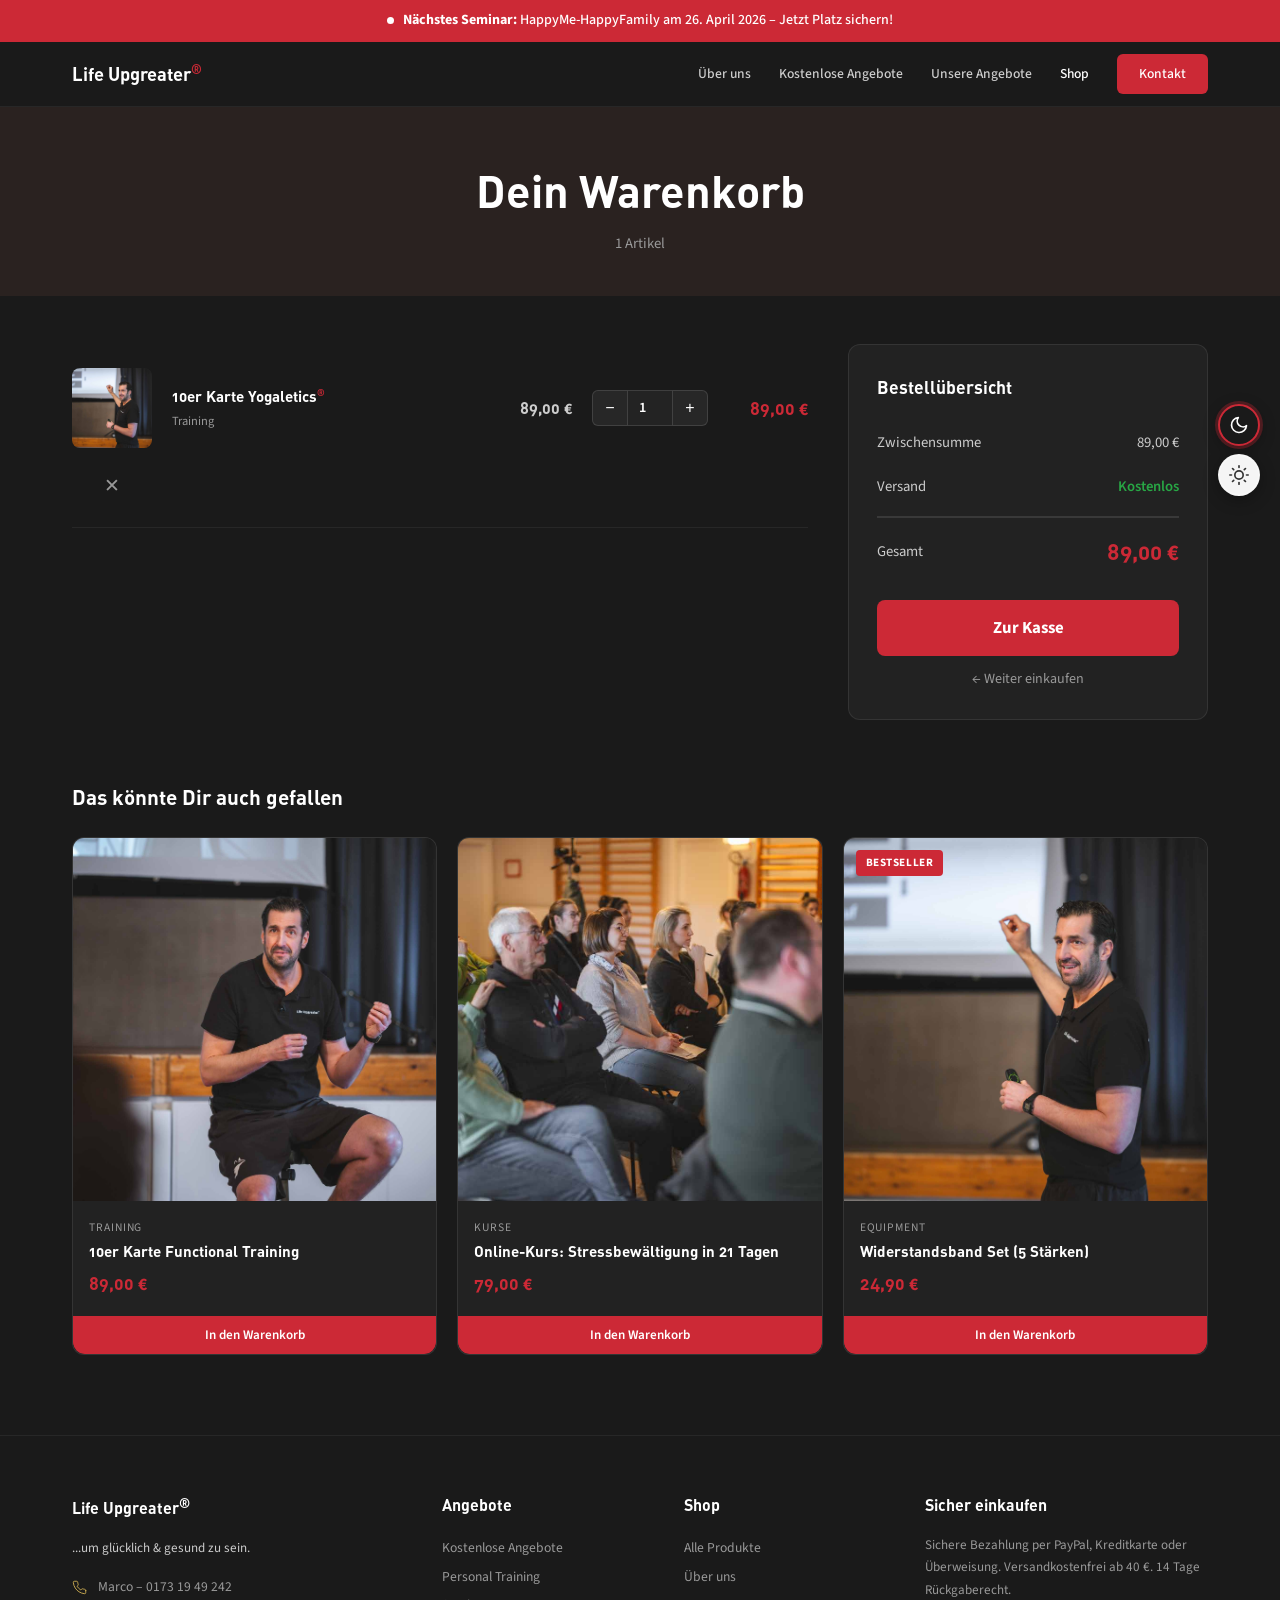
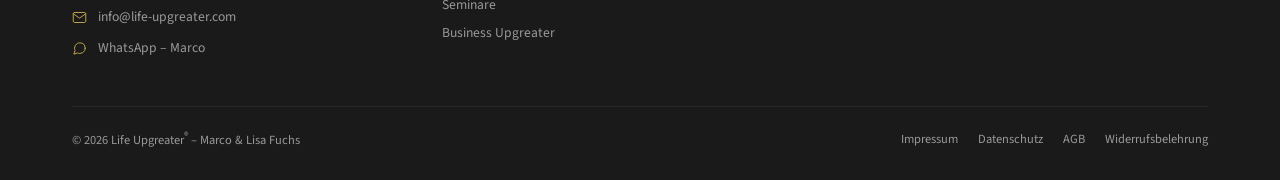
<file: site/warenkorb.html>
<!DOCTYPE html>
<html lang="de">
<head>
  <meta charset="UTF-8">
  <link rel="icon" type="image/svg+xml" href="favicon.svg">
  <meta name="viewport" content="width=device-width, initial-scale=1.0">
  <title>Warenkorb – Life Upgreater® Shop</title>
  <link rel="preconnect" href="https://fonts.googleapis.com">
  <link rel="preconnect" href="https://fonts.gstatic.com" crossorigin>
  <link href="https://fonts.googleapis.com/css2?family=Lora:ital,wght@0,400;0,600;1,400&family=Source+Sans+3:wght@300;400;500;600;700&display=swap" rel="stylesheet">
  <style>
    @font-face { font-family: 'DIN Alternate'; src: url('fonts/din-alternate-bold.otf') format('opentype'); font-weight: 700; font-style: normal; font-display: swap; }
    *, *::before, *::after { margin: 0; padding: 0; box-sizing: border-box; }
    :root {
      --bg-dark: #1A1A1A; --bg-dark-warm: #2A2220; --bg-trust: #2A2220;
      --red: #CC2936; --red-hover: #E03040; --white: #FFFFFF; --light-gray: #F5F5F5;
      --gold: #C8A951; --text-light: #CCCCCC; --text-muted: #999999;
      --font-display: 'DIN Alternate', 'Source Sans 3', sans-serif;
      --font-body: 'Source Sans 3', sans-serif; --font-accent: 'Lora', Georgia, serif;
      --max-w: 1200px;
    }
    html { scroll-behavior: smooth; }
    body { font-family: var(--font-body); color: var(--white); background: var(--bg-dark); line-height: 1.6; overflow-x: hidden; -webkit-font-smoothing: antialiased; }
    img { max-width: 100%; display: block; }
    a { text-decoration: none; color: inherit; cursor: pointer; }
    ul { list-style: none; }
    .wrap { max-width: var(--max-w); margin: 0 auto; padding: 0 32px; }
    .btn { display: inline-block; padding: 14px 28px; border-radius: 8px; font-family: var(--font-body); font-weight: 600; font-size: 0.95rem; cursor: pointer; transition: all 0.25s; border: 2px solid transparent; }
    .btn-red { background: var(--red); color: var(--white); border-color: var(--red); }
    .btn-red:hover { background: var(--red-hover); border-color: var(--red-hover); transform: translateY(-2px); box-shadow: 0 6px 20px rgba(204,41,54,0.3); }
    .btn-ghost { background: transparent; color: var(--white); border-color: rgba(255,255,255,0.5); }
    .btn-ghost:hover { background: rgba(255,255,255,0.08); }
    .label { font-size: 0.75rem; font-weight: 700; letter-spacing: 0.18em; text-transform: uppercase; color: var(--red); margin-bottom: 14px; }

    /* Announcement Bar */
    .topbar { display: block; width: 100%; background: var(--red); text-align: center; padding: 11px 16px; font-size: 0.88rem; font-weight: 500; color: #fff; cursor: pointer; transition: background 0.3s; line-height: 1.4; }
    .topbar:hover { background: var(--red-hover); }
    .topbar strong { font-weight: 700; }
    .topbar .pulse { display: inline-block; width: 7px; height: 7px; background: #fff; border-radius: 50%; margin-right: 6px; animation: pulse 1.5s ease infinite; vertical-align: middle; }
    @keyframes pulse { 0%, 100% { opacity: 1; transform: scale(1); } 50% { opacity: 0.4; transform: scale(1.4); } }

    /* NAV */
    .nav { background: var(--bg-dark); position: sticky; top: 0; z-index: 100; border-bottom: 1px solid rgba(255,255,255,0.06); }
    .nav-main { display: flex; align-items: center; justify-content: space-between; height: 64px; max-width: var(--max-w); margin: 0 auto; padding: 0 32px; }
    .nav-logo { font-family: var(--font-display); font-size: 1.15rem; font-weight: 700; white-space: nowrap; }
    .nav-logo sup { color: var(--red); font-size: 0.7em; }
    .nav-links { display: flex; align-items: center; gap: 28px; }
    .nav-links a { font-size: 0.85rem; font-weight: 500; color: var(--text-light); transition: color 0.2s; }
    .nav-links a:hover { color: #fff; }
    .nav-links .active { color: var(--white); }
    .nav-links .nav-cta { background: var(--red); color: #fff !important; padding: 9px 22px; border-radius: 6px; }
    .nav-links .nav-cta:hover { background: var(--red-hover); } { background: #222; border-bottom: 1px solid rgba(255,255,255,0.06); }-inner { max-width: var(--max-w); margin: 0 auto; padding: 14px 32px; display: grid; grid-template-columns: repeat(4, 1fr); gap: 32px; }-item { display: block; padding: 10px 14px; border-radius: 6px; text-decoration: none; color: inherit; cursor: pointer; transition: background 0.2s, border-color 0.2s; border: 1px solid transparent; }-item:hover { background: rgba(255,255,255,0.06); border-color: rgba(255,255,255,0.1); }-item h4 { font-family: var(--font-display); font-size: 0.9rem; font-weight: 700; margin-bottom: 2px; }-item h4::after { content: ' →'; opacity: 0; transition: opacity 0.2s; }-item:hover h4::after { opacity: 1; }-item p { font-size: 0.78rem; color: var(--text-muted); line-height: 1.4; }
    .nav-hamburger { display: none; flex-direction: column; gap: 5px; background: none; border: none; cursor: pointer; padding: 4px; }
    .nav-hamburger span { width: 24px; height: 2px; background: #fff; border-radius: 2px; }

    /* CART PAGE */
    .cart-header { background: var(--bg-dark-warm); padding: 48px 0 40px; text-align: center; }
    .cart-header h1 { font-family: var(--font-display); font-size: clamp(2rem, 4vw, 2.8rem); font-weight: 700; margin-bottom: 6px; }
    .cart-header .item-count { font-size: 0.92rem; color: var(--text-muted); }

    .cart-section { padding: 48px 0 40px; }
    .cart-layout { display: grid; grid-template-columns: 1fr 360px; gap: 40px; align-items: start; }

    /* CART ITEMS */
    .cart-item { display: grid; grid-template-columns: 80px 1fr auto auto auto; gap: 20px; align-items: center; padding: 24px 0; border-bottom: 1px solid rgba(255,255,255,0.06); }
    .cart-item-img { width: 80px; height: 80px; border-radius: 8px; overflow: hidden; background: #222; }
    .cart-item-img img { width: 100%; height: 100%; object-fit: cover; }
    .cart-item-info h3 { font-family: var(--font-display); font-size: 0.95rem; font-weight: 700; margin-bottom: 4px; }
    .cart-item-info h3 sup { color: var(--red); font-size: 0.6em; }
    .cart-item-info .cart-item-cat { font-size: 0.78rem; color: var(--text-muted); }
    .cart-item-price { font-family: var(--font-display); font-size: 1rem; font-weight: 700; color: var(--text-light); white-space: nowrap; }
    .cart-qty { display: flex; align-items: center; gap: 0; }
    .cart-qty-btn { width: 36px; height: 36px; background: rgba(255,255,255,0.06); border: 1px solid rgba(255,255,255,0.12); color: var(--white); font-size: 1rem; cursor: pointer; display: flex; align-items: center; justify-content: center; transition: background 0.2s; }
    .cart-qty-btn:first-child { border-radius: 6px 0 0 6px; }
    .cart-qty-btn:last-child { border-radius: 0 6px 6px 0; }
    .cart-qty-btn:hover { background: rgba(255,255,255,0.12); }
    .cart-qty-input { width: 44px; height: 36px; text-align: center; background: rgba(255,255,255,0.04); border: 1px solid rgba(255,255,255,0.12); border-left: none; border-right: none; color: var(--white); font-family: var(--font-body); font-size: 0.9rem; font-weight: 600; }
    .cart-qty-input:focus { outline: none; }
    .cart-item-total { font-family: var(--font-display); font-size: 1.1rem; font-weight: 700; color: var(--red); white-space: nowrap; min-width: 80px; text-align: right; }
    .cart-remove { background: none; border: none; color: var(--text-muted); cursor: pointer; padding: 8px; transition: color 0.2s; font-size: 1.2rem; line-height: 1; }
    .cart-remove:hover { color: var(--red); }

    /* CART EMPTY */
    .cart-empty { text-align: center; padding: 60px 0; display: none; }
    .cart-empty h2 { font-family: var(--font-display); font-size: 1.4rem; margin-bottom: 12px; }
    .cart-empty p { color: var(--text-muted); margin-bottom: 24px; }

    /* CART SUMMARY */
    .cart-summary { background: rgba(255,255,255,0.04); border: 1px solid rgba(255,255,255,0.08); border-radius: 12px; padding: 28px; position: sticky; top: 90px; }
    .cart-summary h3 { font-family: var(--font-display); font-size: 1.1rem; font-weight: 700; margin-bottom: 20px; }
    .summary-row { display: flex; justify-content: space-between; align-items: center; padding: 10px 0; font-size: 0.92rem; color: var(--text-light); }
    .summary-row.total { border-top: 2px solid rgba(255,255,255,0.1); margin-top: 8px; padding-top: 16px; }
    .summary-row.total span:last-child { font-family: var(--font-display); font-size: 1.4rem; font-weight: 700; color: var(--red); }
    .summary-row .free { color: #28a745; font-weight: 600; }
    .checkout-btn { display: block; width: 100%; padding: 16px; background: var(--red); color: #fff; border: none; border-radius: 8px; font-family: var(--font-body); font-size: 1.05rem; font-weight: 700; cursor: pointer; transition: all 0.25s; margin-top: 20px; margin-bottom: 12px; }
    .checkout-btn:hover { background: var(--red-hover); transform: translateY(-2px); box-shadow: 0 6px 20px rgba(204,41,54,0.3); }
    .continue-shopping { display: block; text-align: center; font-size: 0.88rem; color: var(--text-muted); transition: color 0.2s; }
    .continue-shopping:hover { color: var(--white); }

    /* RECOMMENDATIONS */
    .recommendations { padding: 20px 0 80px; }
    .recommendations h2 { font-family: var(--font-display); font-size: 1.3rem; font-weight: 700; margin-bottom: 24px; }
    .rec-grid { display: grid; grid-template-columns: repeat(3, 1fr); gap: 20px; }
    .product-card { background: rgba(255,255,255,0.04); border: 1px solid rgba(255,255,255,0.08); border-radius: 12px; overflow: hidden; transition: transform 0.3s, box-shadow 0.3s, border-color 0.3s; cursor: pointer; }
    .product-card:hover { transform: translateY(-6px); box-shadow: 0 16px 40px rgba(0,0,0,0.3); border-color: rgba(204,41,54,0.3); }
    .product-img { aspect-ratio: 1/1; overflow: hidden; background: #222; position: relative; }
    .product-img img { width: 100%; height: 100%; object-fit: cover; transition: transform 0.5s; }
    .product-card:hover .product-img img { transform: scale(1.06); }
    .product-badge { position: absolute; top: 12px; left: 12px; background: var(--red); color: #fff; font-size: 0.7rem; font-weight: 700; padding: 4px 10px; border-radius: 4px; text-transform: uppercase; letter-spacing: 0.05em; }
    .product-badge.sale { background: var(--gold); color: #1A1A1A; }
    .product-badge.new { background: #28a745; }
    .product-body { padding: 18px 16px 20px; }
    .product-cat { font-size: 0.72rem; color: var(--text-muted); text-transform: uppercase; letter-spacing: 0.08em; margin-bottom: 4px; }
    .product-name { font-family: var(--font-display); font-size: 0.95rem; font-weight: 700; margin-bottom: 8px; line-height: 1.3; }
    .product-price { font-family: var(--font-display); font-size: 1.1rem; font-weight: 700; color: var(--red); }
    .product-btn { display: block; width: 100%; padding: 10px; background: var(--red); color: #fff; border: none; border-radius: 0 0 12px 12px; font-family: var(--font-body); font-size: 0.82rem; font-weight: 600; cursor: pointer; transition: background 0.2s; margin-top: -1px; }
    .product-btn:hover { background: var(--red-hover); }

    /* FOOTER */
    .footer { background: var(--bg-dark); border-top: 1px solid rgba(255,255,255,0.06); padding: 56px 0 28px; }
    .footer-grid { display: grid; grid-template-columns: 1.3fr 0.8fr 0.8fr 1.1fr; gap: 36px; margin-bottom: 40px; }
    .footer h4 { font-family: var(--font-display); font-size: 1rem; font-weight: 700; margin-bottom: 16px; }
    .footer p, .footer a { font-size: 0.85rem; color: var(--text-muted); line-height: 1.8; }
    .footer a:hover { color: #fff; }
    .footer-links a { display: block; padding: 2px 0; }
    .footer-contact-line { display: flex; align-items: center; gap: 8px; margin-bottom: 6px; font-size: 0.85rem; }
    .footer-contact-line .ico { width: 18px; text-align: center; display: inline-flex; align-items: center; }
    .footer-contact-line .ico svg { width: 15px; height: 15px; stroke: var(--gold); fill: none; stroke-width: 1.5; stroke-linecap: round; stroke-linejoin: round; }
    .footer-bottom { border-top: 1px solid rgba(255,255,255,0.06); padding-top: 20px; display: flex; justify-content: space-between; align-items: center; flex-wrap: wrap; gap: 12px; }
    .footer-legal { display: flex; gap: 20px; flex-wrap: wrap; }
    .footer-legal a { font-size: 0.78rem; color: var(--text-muted); }
    .footer-legal a:hover { color: #fff; }

    .fade-up { opacity: 0; transform: translateY(28px); transition: opacity 0.6s ease, transform 0.6s ease; }
    .fade-up.vis { opacity: 1; transform: translateY(0); }
    .d1 { transition-delay: 0.1s; } .d2 { transition-delay: 0.2s; } .d3 { transition-delay: 0.3s; }
    .mobile-sub-links { display: none; }

    /* THEME SWITCHER */
    .theme-switcher { position: fixed; right: 20px; top: 50%; transform: translateY(-50%); z-index: 999; display: flex; flex-direction: column; gap: 8px; }
    .theme-btn { width: 42px; height: 42px; border-radius: 50%; border: 2px solid rgba(255,255,255,0.3); cursor: pointer; transition: all 0.3s; display: flex; align-items: center; justify-content: center; box-shadow: 0 4px 16px rgba(0,0,0,0.3); position: relative; }
    .theme-btn:hover { transform: scale(1.12); }
    .theme-btn.active { border-color: var(--red); box-shadow: 0 0 0 3px rgba(204,41,54,0.3), 0 4px 16px rgba(0,0,0,0.3); }
    .theme-btn svg { width: 20px; height: 20px; }
    .theme-btn-dark { background: #1A1A1A; } .theme-btn-dark svg { stroke: #fff; fill: none; stroke-width: 2; }
    .theme-btn-light { background: #F5F5F5; } .theme-btn-light svg { stroke: #333; fill: none; stroke-width: 2; }
    .theme-label { position: absolute; right: 52px; white-space: nowrap; background: rgba(0,0,0,0.85); color: #fff; font-size: 0.75rem; font-weight: 600; padding: 5px 10px; border-radius: 4px; opacity: 0; pointer-events: none; transition: opacity 0.2s; }
    .theme-btn:hover .theme-label { opacity: 1; }

    /* LIGHT THEME */
    body.light { --bg-dark: #FAFAFA; --bg-dark-warm: #F0EDEA; --bg-trust: #F0EDEA; --white: #1A1A1A; --text-light: #444444; --text-muted: #777777; --gold: #A38932; }
    body.light { background: #FAFAFA; color: #1A1A1A; }
    body.light .nav { background: #fff; border-bottom-color: rgba(0,0,0,0.08); }
    body.light { background: #F5F5F5; border-bottom-color: rgba(0,0,0,0.06); }
    body.light-item:hover { background: rgba(0,0,0,0.04); border-color: rgba(0,0,0,0.08); }
    body.light .nav-links a { color: #555; } body.light .nav-links a:hover { color: #1A1A1A; }
    body.light .nav-links .active { color: #1A1A1A; } body.light .nav-hamburger span { background: #1A1A1A; }
    body.light .cart-header { background: #F0EDEA; }
    body.light .cart-item { border-bottom-color: rgba(0,0,0,0.06); }
    body.light .cart-item-img { background: #f0f0f0; }
    body.light .cart-qty-btn { background: rgba(0,0,0,0.04); border-color: rgba(0,0,0,0.12); color: #1A1A1A; }
    body.light .cart-qty-btn:hover { background: rgba(0,0,0,0.08); }
    body.light .cart-qty-input { background: rgba(0,0,0,0.02); border-color: rgba(0,0,0,0.12); color: #1A1A1A; }
    body.light .cart-summary { background: #fff; border-color: rgba(0,0,0,0.08); box-shadow: 0 2px 16px rgba(0,0,0,0.06); }
    body.light .summary-row.total { border-top-color: rgba(0,0,0,0.1); }
    body.light .product-card { background: #fff; border-color: rgba(0,0,0,0.08); box-shadow: 0 2px 12px rgba(0,0,0,0.06); }
    body.light .product-card:hover { box-shadow: 0 12px 36px rgba(0,0,0,0.12); }
    body.light .product-img { background: #f0f0f0; }
    body.light .product-name { color: #1A1A1A; }
    body.light .btn-red { color: #fff !important; }
    body.light .nav-links .nav-cta { color: #fff !important; }
    body.light .theme-btn { border-color: rgba(0,0,0,0.15); }
    body.light .theme-label { background: rgba(0,0,0,0.75); }
    body.light .footer { background: #1A1A1A; color: #fff; }
    body.light .footer h4, body.light .footer p, body.light .footer a { color: #ccc; }
    body.light .footer a:hover { color: #fff; }

    @media (max-width: 960px) {
      .nav-links { display: none; }
      .nav-hamburger { display: flex; }
      .nav-links.open { display: flex; flex-direction: column; position: absolute; top: 64px; left: 0; right: 0; background: var(--bg-dark); padding: 20px 32px; gap: 16px; border-bottom: 1px solid rgba(255,255,255,0.06); z-index: 200; }
      .mobile-sub-links { display: flex; flex-direction: column; gap: 0; border-top: 1px solid rgba(255,255,255,0.08); padding-top: 12px; margin-top: 4px; width: 100%; }
      .mobile-sub-links a { font-size: 0.82rem; color: var(--text-muted) !important; padding: 8px 0; }
      .cart-layout { grid-template-columns: 1fr; }
      .cart-item { grid-template-columns: 60px 1fr; gap: 12px; }
      .cart-item-price { display: none; }
      .cart-qty { grid-column: 2; }
      .cart-item-total { grid-column: 2; text-align: left; }
      .cart-remove { position: absolute; right: 0; top: 24px; }
      .cart-item { position: relative; }
      .rec-grid { grid-template-columns: 1fr 1fr; }
      .footer-grid { grid-template-columns: 1fr 1fr; }
      .theme-label { display: none; }
    }
    @media (max-width: 600px) {
      .wrap { padding: 0 20px; }
      .rec-grid { grid-template-columns: 1fr; }
      .footer-grid { grid-template-columns: 1fr; }
      .footer-bottom { flex-direction: column; text-align: center; }
      .footer-legal { justify-content: center; }
    }
  </style>
</head>
<body>

<!-- Announcement Bar -->
<div class="topbar" onclick="location.href='happyme-happyfamily.html'">
  <span class="pulse"></span>
  <strong>Nächstes Seminar:</strong> HappyMe-HappyFamily am 26. April 2026 – Jetzt Platz sichern!
</div>

<!-- NAV -->
<nav class="nav">
  <div class="nav-main">
    <a href="index.html" class="nav-logo">Life Upgreater<sup>&reg;</sup></a>
    <div class="nav-links" id="navLinks">
      <a href="ueber-uns.html">Über uns</a>
      <a href="index.html#kostenlos">Kostenlose Angebote</a>
      <a href="index.html#angebote">Unsere Angebote</a>
      <a href="shop.html" class="active">Shop</a>
      <a href="#" class="nav-cta">Kontakt</a>
    </div>
    <button class="nav-hamburger" id="navToggle" aria-label="Menü"><span></span><span></span><span></span></button>
  </div>
</nav>

<!-- CART HEADER -->
<section class="cart-header">
  <div class="wrap">
    <h1 class="fade-up">Dein Warenkorb</h1>
    <p class="item-count fade-up d1" id="cartItemCount">1 Artikel</p>
  </div>
</section>

<!-- CART CONTENT -->
<section class="cart-section">
  <div class="wrap">
    <div class="cart-layout">
      <!-- CART ITEMS -->
      <div id="cartItems">
        <div class="cart-item fade-up" id="cartItem1" data-price="89">
          <div class="cart-item-img">
            <a href="produkt-yogaletics-10er.html"><img src="img/hero-marco.jpg" alt="10er Karte Yogaletics"></a>
          </div>
          <div class="cart-item-info">
            <h3><a href="produkt-yogaletics-10er.html">10er Karte Yogaletics<sup>&reg;</sup></a></h3>
            <div class="cart-item-cat">Training</div>
          </div>
          <div class="cart-item-price">89,00 €</div>
          <div class="cart-qty">
            <button class="cart-qty-btn cart-minus">−</button>
            <input type="number" class="cart-qty-input" value="1" min="1" max="10">
            <button class="cart-qty-btn cart-plus">+</button>
          </div>
          <div class="cart-item-total" data-unit="89">89,00 €</div>
          <button class="cart-remove" title="Entfernen">✕</button>
        </div>

        <!-- EMPTY STATE -->
        <div class="cart-empty" id="cartEmpty">
          <h2>Dein Warenkorb ist leer</h2>
          <p>Entdecke unsere Produkte und finde das Richtige für Dich.</p>
          <a href="shop.html" class="btn btn-red">Zum Shop</a>
        </div>
      </div>

      <!-- CART SUMMARY -->
      <div class="cart-summary fade-up d1" id="cartSummary">
        <h3>Bestellübersicht</h3>
        <div class="summary-row">
          <span>Zwischensumme</span>
          <span id="subtotal">89,00 €</span>
        </div>
        <div class="summary-row">
          <span>Versand</span>
          <span class="free" id="shippingCost">Kostenlos</span>
        </div>
        <div class="summary-row total">
          <span>Gesamt</span>
          <span id="cartTotal">89,00 €</span>
        </div>
        <button class="checkout-btn" onclick="location.href='checkout.html'">Zur Kasse</button>
        <a href="shop.html" class="continue-shopping">← Weiter einkaufen</a>
      </div>
    </div>
  </div>
</section>

<!-- RECOMMENDATIONS -->
<section class="recommendations">
  <div class="wrap">
    <h2 class="fade-up">Das könnte Dir auch gefallen</h2>
    <div class="rec-grid fade-up d1">
      <a href="shop.html" class="product-card">
        <div class="product-img"><img src="img/seminar-marco.jpg" alt="10er Karte Functional Training"></div>
        <div class="product-body"><div class="product-cat">Training</div><div class="product-name">10er Karte Functional Training</div><div class="product-price">89,00 €</div></div>
        <button class="product-btn">In den Warenkorb</button>
      </a>
      <a href="shop.html" class="product-card">
        <div class="product-img"><img src="img/selftest-audience.jpg" alt="Online-Kurs Stressbewältigung"></div>
        <div class="product-body"><div class="product-cat">Kurse</div><div class="product-name">Online-Kurs: Stressbewältigung in 21 Tagen</div><div class="product-price">79,00 €</div></div>
        <button class="product-btn">In den Warenkorb</button>
      </a>
      <a href="shop.html" class="product-card">
        <div class="product-img"><img src="img/hero-marco.jpg" alt="Widerstandsband Set"><div class="product-badge">Bestseller</div></div>
        <div class="product-body"><div class="product-cat">Equipment</div><div class="product-name">Widerstandsband Set (5 Stärken)</div><div class="product-price">24,90 €</div></div>
        <button class="product-btn">In den Warenkorb</button>
      </a>
    </div>
  </div>
</section>

<!-- FOOTER -->
<footer class="footer">
  <div class="wrap">
    <div class="footer-grid">
      <div>
        <h4>Life Upgreater<sup>&reg;</sup></h4>
        <p style="color:var(--text-light); margin-bottom:14px; font-size:0.82rem;">...um glücklich &amp; gesund zu sein.</p>
        <div class="footer-contact-line">
          <span class="ico"><svg viewBox="0 0 24 24"><path d="M22 16.92v3a2 2 0 0 1-2.18 2 19.79 19.79 0 0 1-8.63-3.07 19.5 19.5 0 0 1-6-6 19.79 19.79 0 0 1-3.07-8.67A2 2 0 0 1 4.11 2h3a2 2 0 0 1 2 1.72 12.84 12.84 0 0 0 .7 2.81 2 2 0 0 1-.45 2.11L8.09 9.91a16 16 0 0 0 6 6l1.27-1.27a2 2 0 0 1 2.11-.45 12.84 12.84 0 0 0 2.81.7A2 2 0 0 1 22 16.92z"/></svg></span>
          <a href="tel:+491731949242">Marco – 0173 19 49 242</a>
        </div>
        <div class="footer-contact-line">
          <span class="ico"><svg viewBox="0 0 24 24"><path d="M4 4h16c1.1 0 2 .9 2 2v12c0 1.1-.9 2-2 2H4c-1.1 0-2-.9-2-2V6c0-1.1.9-2 2-2z"/><polyline points="22,6 12,13 2,6"/></svg></span>
          <a href="mailto:info@life-upgreater.com">info@life-upgreater.com</a>
        </div>
        <div class="footer-contact-line">
          <span class="ico"><svg viewBox="0 0 24 24"><path d="M21 11.5a8.38 8.38 0 0 1-.9 3.8 8.5 8.5 0 0 1-7.6 4.7 8.38 8.38 0 0 1-3.8-.9L3 21l1.9-5.7a8.38 8.38 0 0 1-.9-3.8 8.5 8.5 0 0 1 4.7-7.6 8.38 8.38 0 0 1 3.8-.9h.5a8.48 8.48 0 0 1 8 8v.5z"/></svg></span>
          <a href="https://wa.me/491731949242" target="_blank">WhatsApp – Marco</a>
        </div>
      </div>
      <div class="footer-links">
        <h4>Angebote</h4>
        <a href="index.html#kostenlos">Kostenlose Angebote</a>
        <a href="personal-training.html">Personal Training</a>
        <a href="seminare.html">Seminare</a>
        <a href="business.html">Business Upgreater</a>
      </div>
      <div class="footer-links">
        <h4>Shop</h4>
        <a href="shop.html">Alle Produkte</a>
        <a href="ueber-uns.html">Über uns</a>
      </div>
      <div>
        <h4>Sicher einkaufen</h4>
        <p style="font-size:0.82rem; color:var(--text-muted); line-height:1.7;">Sichere Bezahlung per PayPal, Kreditkarte oder Überweisung. Versandkostenfrei ab 40 €. 14 Tage Rückgaberecht.</p>
      </div>
    </div>
    <div class="footer-bottom">
      <p style="font-size:0.78rem; color:var(--text-muted);">&copy; 2026 Life Upgreater<sup>&reg;</sup> – Marco &amp; Lisa Fuchs</p>
      <div class="footer-legal">
        <a href="#">Impressum</a><a href="#">Datenschutz</a><a href="#">AGB</a><a href="#">Widerrufsbelehrung</a>
      </div>
    </div>
  </div>
</footer>

<!-- Theme Switcher -->
<div class="theme-switcher" id="themeSwitcher">
  <button class="theme-btn theme-btn-dark active" data-theme="dark"><span class="theme-label">Dunkel</span><svg viewBox="0 0 24 24"><path d="M21 12.79A9 9 0 1 1 11.21 3 7 7 0 0 0 21 12.79z" stroke-linecap="round" stroke-linejoin="round"/></svg></button>
  <button class="theme-btn theme-btn-light" data-theme="light"><span class="theme-label">Hell</span><svg viewBox="0 0 24 24"><circle cx="12" cy="12" r="5" stroke-linecap="round" stroke-linejoin="round"/><line x1="12" y1="1" x2="12" y2="3" stroke-linecap="round"/><line x1="12" y1="21" x2="12" y2="23" stroke-linecap="round"/><line x1="4.22" y1="4.22" x2="5.64" y2="5.64" stroke-linecap="round"/><line x1="18.36" y1="18.36" x2="19.78" y2="19.78" stroke-linecap="round"/><line x1="1" y1="12" x2="3" y2="12" stroke-linecap="round"/><line x1="21" y1="12" x2="23" y2="12" stroke-linecap="round"/><line x1="4.22" y1="19.78" x2="5.64" y2="18.36" stroke-linecap="round"/><line x1="18.36" y1="5.64" x2="19.78" y2="4.22" stroke-linecap="round"/></svg></button>
</div>

<script>
  // Nav toggle + mobile sub-links
  (function() {
    var navLinks = document.getElementById('navLinks');
    var subItems = document.querySelectorAll('-item');
    if (subItems.length && !navLinks.querySelector('.mobile-sub-links')) {
      var wrapper = document.createElement('div');
      wrapper.className = 'mobile-sub-links';
      subItems.forEach(function(item) {
        var a = document.createElement('a');
        a.href = item.getAttribute('href');
        a.textContent = item.querySelector('h4').textContent;
        wrapper.appendChild(a);
      });
      navLinks.appendChild(wrapper);
    }
    document.getElementById('navToggle').addEventListener('click', function() {
      navLinks.classList.toggle('open');
    });
  })();

  // Scroll reveal
  var obs = new IntersectionObserver(function(entries) {
    entries.forEach(function(e) { if (e.isIntersecting) { e.target.classList.add('vis'); obs.unobserve(e.target); } });
  }, { threshold: 0.08 });
  document.querySelectorAll('.fade-up').forEach(function(el) { obs.observe(el); });

  // Cart functionality
  (function() {
    function formatPrice(num) {
      return num.toFixed(2).replace('.', ',') + ' €';
    }

    function updateCart() {
      var items = document.querySelectorAll('.cart-item:not([style*="display: none"])');
      var total = 0;
      var count = 0;
      items.forEach(function(item) {
        var qty = parseInt(item.querySelector('.cart-qty-input').value) || 1;
        var unit = parseFloat(item.getAttribute('data-price'));
        var lineTotal = qty * unit;
        item.querySelector('.cart-item-total').textContent = formatPrice(lineTotal);
        total += lineTotal;
        count += qty;
      });

      document.getElementById('subtotal').textContent = formatPrice(total);
      document.getElementById('cartTotal').textContent = formatPrice(total);
      document.getElementById('cartItemCount').textContent = count + (count === 1 ? ' Artikel' : ' Artikel');

      if (total >= 40) {
        document.getElementById('shippingCost').textContent = 'Kostenlos';
        document.getElementById('shippingCost').className = 'free';
      } else if (total > 0) {
        document.getElementById('shippingCost').textContent = '4,90 €';
        document.getElementById('shippingCost').className = '';
        document.getElementById('cartTotal').textContent = formatPrice(total + 4.9);
      }

      // Show/hide empty state
      if (items.length === 0) {
        document.getElementById('cartEmpty').style.display = 'block';
        document.getElementById('cartSummary').style.display = 'none';
      }
    }

    // Quantity buttons
    document.querySelectorAll('.cart-minus').forEach(function(btn) {
      btn.addEventListener('click', function() {
        var input = this.parentElement.querySelector('.cart-qty-input');
        var v = parseInt(input.value) || 1;
        if (v > 1) { input.value = v - 1; updateCart(); }
      });
    });

    document.querySelectorAll('.cart-plus').forEach(function(btn) {
      btn.addEventListener('click', function() {
        var input = this.parentElement.querySelector('.cart-qty-input');
        var v = parseInt(input.value) || 1;
        if (v < 10) { input.value = v + 1; updateCart(); }
      });
    });

    document.querySelectorAll('.cart-qty-input').forEach(function(input) {
      input.addEventListener('change', function() {
        var v = parseInt(this.value) || 1;
        if (v < 1) this.value = 1;
        if (v > 10) this.value = 10;
        updateCart();
      });
    });

    // Remove buttons
    document.querySelectorAll('.cart-remove').forEach(function(btn) {
      btn.addEventListener('click', function() {
        this.closest('.cart-item').style.display = 'none';
        updateCart();
      });
    });
  })();

  // Theme Switcher
  (function() {
    var sw = document.getElementById('themeSwitcher');
    if (!sw) return;
    var btns = sw.querySelectorAll('.theme-btn');
    function applyTheme(theme) {
      if (theme === 'light') { document.body.classList.add('light'); }
      else { document.body.classList.remove('light'); }
      for (var j = 0; j < btns.length; j++) {
        btns[j].classList.toggle('active', btns[j].getAttribute('data-theme') === theme);
      }
      try { localStorage.setItem('lu_theme', theme); } catch(e) {}
    }
    try { var saved = localStorage.getItem('lu_theme'); if (saved) applyTheme(saved); } catch(e) {}
    for (var i = 0; i < btns.length; i++) {
      (function(btn) {
        btn.addEventListener('click', function(e) {
          e.preventDefault(); e.stopPropagation();
          applyTheme(btn.getAttribute('data-theme'));
        });
      })(btns[i]);
    }
  })();
</script>

</body>
</html>
</file>
<file: styles.css>
/* ===== RESET & BASE ===== */
*, *::before, *::after {
  margin: 0;
  padding: 0;
  box-sizing: border-box;
}

:root {
  /* Mockup Farbschema */
  --bg-dark: #1A1A1A;
  --bg-warm-dark: #2A2220;

  --bg-light: #F5F5F5;
  --bg-white: #FFFFFF;
  --accent: #CC2936;
  --accent-hover: #E0313F;
  --accent-glow: rgba(204, 41, 54, 0.25);
  --gold: #C8A951;
  --text-white: #FFFFFF;
  --text-light: #D0D0D0;
  --text-muted: #888;
  --text-dark: #222;
  --text-dark-secondary: #555;
  --border-dark: #333;
  --border-light: #DDD;
  --radius: 12px;
  --radius-sm: 8px;
  --transition: 0.3s ease;
}

html {
  scroll-behavior: smooth;
}

body {
  font-family: 'Inter', -apple-system, BlinkMacSystemFont, sans-serif;
  background: var(--bg-dark);
  color: var(--text-white);
  line-height: 1.6;
  -webkit-font-smoothing: antialiased;
}

.container {
  max-width: 1140px;
  margin: 0 auto;
  padding: 0 24px;
}

img { max-width: 100%; display: block; }
a { text-decoration: none; color: inherit; }
ul { list-style: none; }

/* ===== BUTTONS ===== */
.btn {
  display: inline-block;
  padding: 14px 32px;
  border-radius: var(--radius-sm);
  font-weight: 600;
  font-size: 1rem;
  cursor: pointer;
  transition: var(--transition);
  border: none;
  text-align: center;
}

.btn-primary {
  background: var(--accent);
  color: #fff;
}
.btn-primary:hover {
  background: var(--accent-hover);
  box-shadow: 0 0 24px var(--accent-glow);
  transform: translateY(-2px);
}

.btn-outline {
  background: transparent;
  color: var(--text-white);
  border: 2px solid rgba(255,255,255,0.4);
}
.btn-outline:hover {
  border-color: #fff;
  background: rgba(255,255,255,0.08);
}

.btn-lg {
  padding: 18px 40px;
  font-size: 1.1rem;
}

.btn-nav {
  padding: 10px 24px;
  background: var(--accent);
  color: #fff;
  border-radius: var(--radius-sm);
  font-size: 0.9rem;
}
.btn-nav:hover {
  background: var(--accent-hover);
}

/* ===== SECTION LABELS (Mockup-Stil) ===== */
.section-label {
  display: block;
  color: var(--accent);
  font-size: 0.85rem;
  font-weight: 600;
  letter-spacing: 3px;
  text-transform: lowercase;
  margin-bottom: 12px;
}
.section-label.center {
  text-align: center;
}

.section-title {
  font-size: clamp(1.8rem, 3.5vw, 2.5rem);
  font-weight: 800;
  text-align: center;
  margin-bottom: 16px;
}

.section-sub {
  font-size: 1.1rem;
  color: var(--text-muted);
  text-align: center;
  max-width: 600px;
  margin: 0 auto 48px;
}

/* ===== ANNOUNCEMENT BAR ===== */
.announcement-bar {
  background: var(--accent);
  padding: 10px 0;
  text-align: center;
}
.announcement-bar p {
  color: #fff;
  font-size: 0.9rem;
  font-weight: 500;
}
.announcement-bar a {
  color: #fff;
  text-decoration: underline;
  font-weight: 700;
}
.announcement-bar a:hover {
  opacity: 0.9;
}

/* ===== NAVBAR ===== */
.navbar {
  position: sticky;
  top: 0;
  z-index: 1000;
  background: rgba(26, 26, 26, 0.95);
  backdrop-filter: blur(12px);
  border-bottom: 1px solid var(--border-dark);
  padding: 16px 0;
}

.nav-container {
  display: flex;
  align-items: center;
  justify-content: space-between;
}

.logo {
  font-size: 1.2rem;
  font-weight: 800;
  color: var(--text-white);
}
.logo sup {
  color: var(--accent);
  font-size: 0.6em;
}

.nav-links {
  display: flex;
  align-items: center;
  gap: 28px;
}
.nav-links a {
  font-size: 0.92rem;
  color: var(--text-light);
  transition: var(--transition);
}
.nav-links a:hover {
  color: var(--text-white);
}

.nav-toggle {
  display: none;
  flex-direction: column;
  gap: 5px;
  background: none;
  border: none;
  cursor: pointer;
  padding: 4px;
}
.nav-toggle span {
  width: 24px;
  height: 2px;
  background: var(--text-white);
  transition: var(--transition);
}

/* ===== HERO ===== */
.hero {
  position: relative;
  min-height: 90vh;
  display: flex;
  align-items: center;
  background: linear-gradient(135deg, var(--bg-dark) 0%, var(--bg-warm-dark) 100%);
  overflow: hidden;
}

.hero-overlay {
  position: absolute;
  inset: 0;
  background: radial-gradient(ellipse at 30% 50%, var(--accent-glow) 0%, transparent 60%);
  pointer-events: none;
}

.hero-content {
  position: relative;
  z-index: 1;
  max-width: 680px;
}

.hero h1 {
  font-size: clamp(2.2rem, 5vw, 3.8rem);
  font-weight: 800;
  line-height: 1.15;
  margin-bottom: 20px;
}

.highlight {
  color: var(--accent);
}

.hero-sub {
  font-size: 1.25rem;
  color: var(--text-light);
  line-height: 1.7;
  margin-bottom: 36px;
}

.hero-ctas {
  display: flex;
  gap: 16px;
  flex-wrap: wrap;
  margin-bottom: 40px;
}

.hero-handwriting {
  font-family: 'Caveat', cursive;
  font-size: 2.5rem;
  color: var(--text-light);
  opacity: 0.3;
  display: block;
}

/* ===== ÜBER UNS ===== */
.ueber-uns {
  padding: 100px 0;
  background: var(--bg-warm-dark);
}

.ueber-grid {
  display: grid;
  grid-template-columns: 1.2fr 0.8fr;
  gap: 60px;
  align-items: center;
}

.ueber-text p {
  color: var(--text-light);
  margin-bottom: 16px;
  line-height: 1.7;
}

.ueber-text h2 {
  font-size: clamp(1.6rem, 3vw, 2.2rem);
  font-weight: 800;
  margin-bottom: 20px;
}

.ueber-text .btn {
  margin-top: 12px;
}

/* Image Placeholders */
.image-placeholder {
  background: linear-gradient(135deg, #333, #444);
  border-radius: var(--radius);
  display: flex;
  flex-direction: column;
  align-items: center;
  justify-content: center;
  min-height: 300px;
  color: var(--text-muted);
  font-size: 1rem;
  gap: 4px;
  border: 1px dashed #555;
}
.image-placeholder.dark {
  background: linear-gradient(135deg, var(--bg-dark), #2a2a2a);
}
.image-placeholder small {
  font-size: 0.8rem;
  opacity: 0.6;
}

/* ===== ANGEBOTE (CARDS) ===== */
.angebote {
  padding: 100px 0;
  background: var(--bg-light);
  color: var(--text-dark);
}

.angebote .section-title {
  color: var(--text-dark);
}

.cards-grid {
  display: grid;
  grid-template-columns: repeat(3, 1fr);
  gap: 24px;
}

.card-light {
  background: var(--bg-white);
  border: 1px solid var(--border-light);
  border-radius: var(--radius);
  overflow: hidden;
  transition: var(--transition);
  display: flex;
  flex-direction: column;
  cursor: pointer;
}
.card-light:hover {
  box-shadow: 0 12px 40px rgba(0,0,0,0.12);
  transform: translateY(-4px);
}

.card-image {
  overflow: hidden;
}
.card-image .image-placeholder {
  border-radius: 0;
  min-height: 220px;
}

.card-body {
  padding: 28px 24px;
  display: flex;
  flex-direction: column;
  flex-grow: 1;
}

.card-body h3 {
  font-size: 1.3rem;
  font-weight: 700;
  color: var(--text-dark);
  margin-bottom: 6px;
}

.card-subtitle {
  color: var(--accent);
  font-weight: 600;
  font-size: 0.95rem;
  margin-bottom: 12px;
}

.card-body p {
  color: var(--text-dark-secondary);
  margin-bottom: 20px;
  line-height: 1.6;
  flex-grow: 1;
}

.card-body .btn {
  width: 100%;
}

/* ===== SEMINARE HIGHLIGHT ===== */
.seminare-highlight {
  padding: 100px 0;
  background: var(--bg-dark);
}

.seminare-grid {
  display: grid;
  grid-template-columns: 1.1fr 0.9fr;
  gap: 60px;
  align-items: center;
}

.seminare-text h2 {
  font-size: clamp(1.6rem, 3vw, 2.2rem);
  font-weight: 800;
  margin-bottom: 16px;
}

.seminare-termin {
  color: var(--accent);
  font-size: 1.05rem;
  margin-bottom: 16px;
}

.seminare-text p {
  color: var(--text-light);
  line-height: 1.7;
  margin-bottom: 16px;
}

.seminare-text .btn {
  margin-top: 12px;
}

/* ===== TESTIMONIALS ===== */
.testimonials {
  padding: 100px 0;
  background: var(--bg-light);
  color: var(--text-dark);
}

.testimonials .section-title {
  color: var(--text-dark);
}

.testimonial-carousel {
  max-width: 700px;
  margin: 0 auto;
  overflow: hidden;
  position: relative;
}

.testimonial-track {
  display: flex;
  transition: transform 0.5s ease;
}

.testimonial-slide {
  min-width: 100%;
  padding: 48px 40px;
  text-align: center;
  border: none;
}

.testimonial-quote {
  font-family: 'Georgia', serif;
  font-size: 5rem;
  color: var(--gold);
  line-height: 0.5;
  margin-bottom: 16px;
}

.testimonial-slide p {
  font-size: 1.1rem;
  line-height: 1.8;
  color: var(--text-dark-secondary);
  font-style: italic;
  margin-bottom: 24px;
}

.testimonial-slide footer {
  display: flex;
  flex-direction: column;
  gap: 2px;
}
.testimonial-slide footer strong {
  color: var(--text-dark);
  font-weight: 700;
}
.testimonial-slide footer span {
  font-size: 0.85rem;
  color: var(--text-muted);
}

.carousel-dots {
  display: flex;
  justify-content: center;
  gap: 10px;
  padding: 16px 0;
}
.carousel-dot {
  width: 10px;
  height: 10px;
  border-radius: 50%;
  background: var(--border-light);
  border: none;
  cursor: pointer;
  transition: var(--transition);
}
.carousel-dot.active {
  background: var(--accent);
}

/* ===== QUOTE SECTION ===== */
.quote-section {
  padding: 120px 0;
  background: var(--bg-warm-dark);
}

.big-quote {
  text-align: center;
  max-width: 700px;
  margin: 0 auto;
  border: none;
}

.quote-mark {
  font-family: 'Georgia', serif;
  font-size: 8rem;
  color: var(--gold);
  line-height: 0.3;
  display: block;
  margin-bottom: 24px;
}

.big-quote p {
  font-size: clamp(1.3rem, 2.5vw, 1.8rem);
  line-height: 1.6;
  color: var(--text-white);
  font-weight: 500;
  margin-bottom: 24px;
}

.big-quote footer {
  color: var(--text-muted);
  font-size: 1rem;
}

/* ===== SELBSTTEST ===== */
.selbsttest {
  padding: 100px 0;
  background: var(--bg-light);
  color: var(--text-dark);
}

.selbsttest .section-title {
  color: var(--text-dark);
}

.selbsttest .section-sub {
  color: var(--text-dark-secondary);
}

.test-selection {
  display: grid;
  grid-template-columns: 1fr 1fr;
  gap: 32px;
  max-width: 700px;
  margin: 0 auto;
}

.test-card {
  background: var(--bg-white);
  border: 1px solid var(--border-light);
  border-radius: var(--radius);
  padding: 0;
  overflow: hidden;
  text-align: center;
  position: relative;
  transition: var(--transition);
}
.test-card:hover {
  box-shadow: 0 8px 32px rgba(0,0,0,0.1);
  transform: translateY(-4px);
}

.freebee-badge {
  position: absolute;
  top: 16px;
  right: -32px;
  background: #2ecc71;
  color: #fff;
  font-size: 0.75rem;
  font-weight: 800;
  padding: 4px 40px;
  transform: rotate(35deg);
  z-index: 2;
  letter-spacing: 1px;
}

.test-card-image .image-placeholder {
  border-radius: 0;
  min-height: 160px;
}

.test-card h3 {
  font-size: 1.15rem;
  font-weight: 700;
  color: var(--text-dark);
  margin: 20px 20px 8px;
}

.test-card p {
  color: var(--text-dark-secondary);
  font-size: 0.92rem;
  margin: 0 20px 20px;
}

.test-card .btn {
  margin: 0 20px 24px;
  width: calc(100% - 40px);
}

/* Test Container */
.test-container {
  max-width: 600px;
  margin: 0 auto;
  background: var(--bg-white);
  border: 1px solid var(--border-light);
  border-radius: var(--radius);
  padding: 48px 40px;
}

.test-progress {
  height: 4px;
  background: var(--border-light);
  border-radius: 2px;
  margin-bottom: 16px;
  overflow: hidden;
}
.test-progress-bar {
  height: 100%;
  width: 0%;
  background: var(--accent);
  border-radius: 2px;
  transition: width 0.4s ease;
}

.test-step {
  font-size: 0.85rem;
  color: var(--text-muted);
  margin-bottom: 24px;
  text-align: center;
}

.test-question {
  display: none;
}
.test-question.active {
  display: block;
}

.test-question h3 {
  font-size: 1.15rem;
  font-weight: 600;
  text-align: center;
  margin-bottom: 24px;
  color: var(--text-dark);
}

.test-options {
  display: flex;
  flex-direction: column;
  gap: 10px;
}

.test-option {
  background: var(--bg-light);
  border: 1px solid var(--border-light);
  color: var(--text-dark);
  padding: 14px 20px;
  border-radius: var(--radius-sm);
  font-size: 1rem;
  cursor: pointer;
  transition: var(--transition);
  text-align: left;
  font-family: inherit;
}
.test-option:hover {
  border-color: var(--accent);
  background: rgba(204, 41, 54, 0.06);
}

.test-email,
.test-result {
  display: none;
  text-align: center;
}

.test-email-icon {
  font-size: 3rem;
  margin-bottom: 16px;
}

.test-email h3,
.test-result h3 {
  font-size: 1.4rem;
  font-weight: 700;
  margin-bottom: 12px;
  color: var(--text-dark);
}

.test-email p {
  color: var(--text-dark-secondary);
  margin-bottom: 24px;
}

.email-form {
  display: flex;
  gap: 12px;
  max-width: 440px;
  margin: 0 auto;
}
.email-form input {
  flex: 1;
  padding: 14px 16px;
  background: var(--bg-light);
  border: 1px solid var(--border-light);
  border-radius: var(--radius-sm);
  color: var(--text-dark);
  font-size: 1rem;
  font-family: inherit;
}
.email-form input:focus {
  outline: none;
  border-color: var(--accent);
}

.email-note {
  font-size: 0.8rem;
  color: var(--text-muted);
  margin-top: 12px;
}

.result-meter {
  height: 8px;
  background: var(--border-light);
  border-radius: 4px;
  margin: 20px 0;
  overflow: hidden;
}
.result-meter-fill {
  height: 100%;
  background: linear-gradient(90deg, #2ecc71, #f1c40f, var(--accent));
  border-radius: 4px;
  transition: width 1s ease;
  width: 0%;
}

.result-score {
  font-size: 1.1rem;
  font-weight: 700;
  color: var(--accent);
  margin-bottom: 12px;
}

.test-result p {
  color: var(--text-dark-secondary);
  margin-bottom: 24px;
}

/* ===== FOOTER ===== */
.site-footer {
  background: var(--bg-dark);
  padding: 60px 0 0;
}

.footer-grid {
  display: grid;
  grid-template-columns: 1.2fr 0.8fr 1fr;
  gap: 48px;
  padding-bottom: 48px;
}

.footer-logo {
  display: inline-block;
  margin-bottom: 12px;
  font-size: 1.3rem;
}

.footer-tagline {
  color: var(--text-muted);
  font-size: 0.9rem;
  margin-bottom: 24px;
  line-height: 1.5;
}

.footer-contact p {
  color: var(--text-light);
  font-size: 0.92rem;
  margin-bottom: 12px;
  line-height: 1.5;
}

.footer-col h4 {
  font-size: 1rem;
  font-weight: 700;
  margin-bottom: 16px;
  color: var(--text-white);
}

.footer-links li {
  margin-bottom: 8px;
}
.footer-links a {
  color: var(--text-muted);
  font-size: 0.9rem;
  transition: var(--transition);
}
.footer-links a:hover {
  color: var(--text-white);
}

.footer-col h4 + h4 {
  margin-top: 28px;
}

.footer-col p {
  color: var(--text-muted);
  font-size: 0.88rem;
  line-height: 1.6;
  margin-bottom: 16px;
}

.newsletter-form {
  display: flex;
  flex-direction: column;
  gap: 12px;
}
.newsletter-form input[type="text"],
.newsletter-form input[type="email"] {
  padding: 12px 14px;
  background: #252525;
  border: 1px solid var(--border-dark);
  border-radius: var(--radius-sm);
  color: var(--text-white);
  font-size: 0.92rem;
  font-family: inherit;
}
.newsletter-form input:focus {
  outline: none;
  border-color: var(--accent);
}

.checkbox-label {
  display: flex;
  align-items: flex-start;
  gap: 8px;
  font-size: 0.78rem;
  color: var(--text-muted);
  cursor: pointer;
}
.checkbox-label input {
  margin-top: 3px;
  accent-color: var(--accent);
}

.newsletter-form .btn {
  width: 100%;
}

.footer-bottom {
  border-top: 1px solid var(--border-dark);
  padding: 20px 0;
}
.footer-bottom-inner {
  display: flex;
  justify-content: space-between;
  align-items: center;
  flex-wrap: wrap;
  gap: 12px;
}

.footer-legal {
  display: flex;
  flex-wrap: wrap;
  gap: 16px;
}
.footer-legal a {
  color: var(--text-muted);
  font-size: 0.8rem;
  transition: var(--transition);
}
.footer-legal a:hover {
  color: var(--text-white);
}

.footer-copy {
  color: var(--text-muted);
  font-size: 0.8rem;
}

/* ===== RESPONSIVE ===== */
@media (max-width: 968px) {
  .cards-grid {
    grid-template-columns: 1fr;
    max-width: 420px;
    margin-left: auto;
    margin-right: auto;
  }

  .ueber-grid,
  .seminare-grid {
    grid-template-columns: 1fr;
    gap: 40px;
  }
  .ueber-image,
  .seminare-image {
    order: -1;
  }

  .footer-grid {
    grid-template-columns: 1fr;
    gap: 36px;
  }
}

@media (max-width: 768px) {
  .nav-links {
    display: none;
    position: absolute;
    top: 100%;
    left: 0;
    right: 0;
    background: rgba(26, 26, 26, 0.98);
    flex-direction: column;
    padding: 24px;
    gap: 16px;
    border-bottom: 1px solid var(--border-dark);
  }
  .nav-links.active {
    display: flex;
  }
  .nav-toggle {
    display: flex;
  }

  .hero-ctas {
    flex-direction: column;
  }
  .hero-ctas .btn {
    text-align: center;
  }

  .test-selection {
    grid-template-columns: 1fr;
  }

  .test-container {
    padding: 32px 20px;
  }

  .email-form {
    flex-direction: column;
  }

  .testimonial-slide {
    padding: 32px 16px;
  }

  .footer-bottom-inner {
    flex-direction: column;
    text-align: center;
  }
  .footer-legal {
    justify-content: center;
  }
}
</file>
